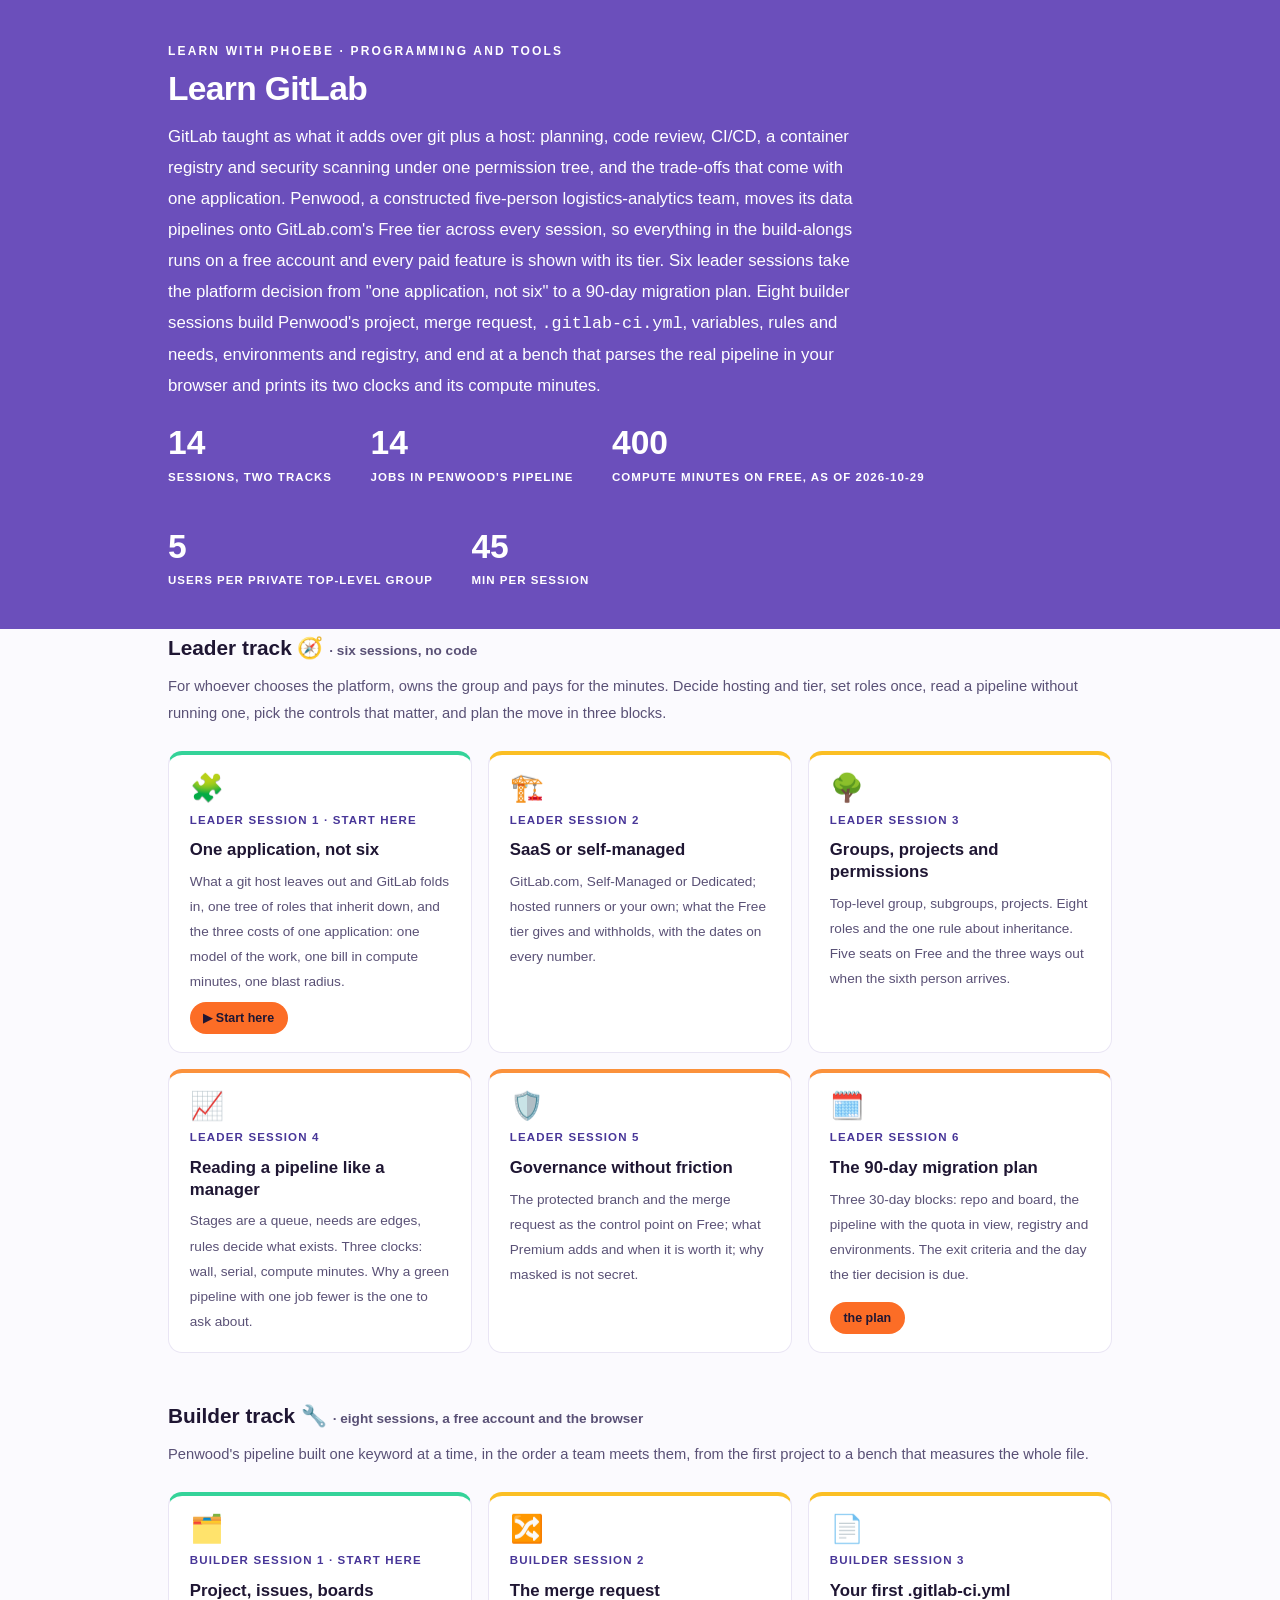
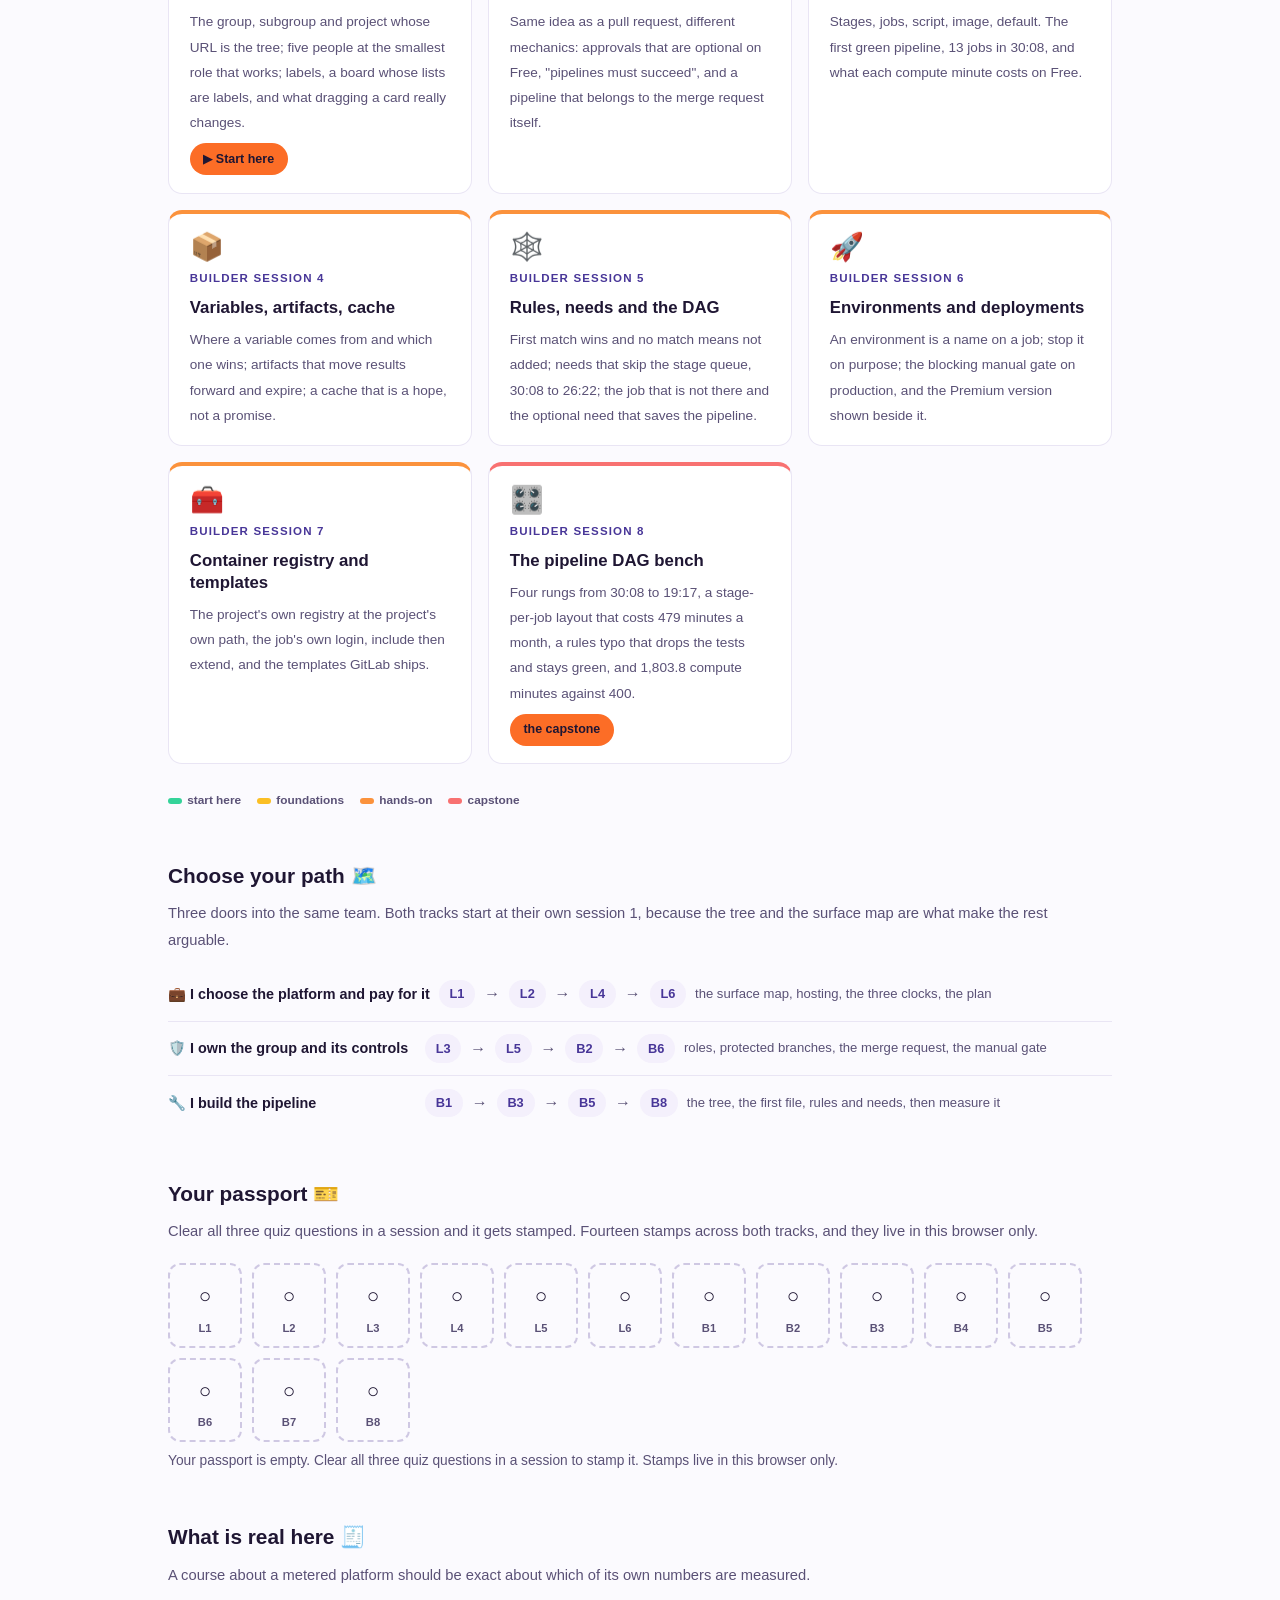
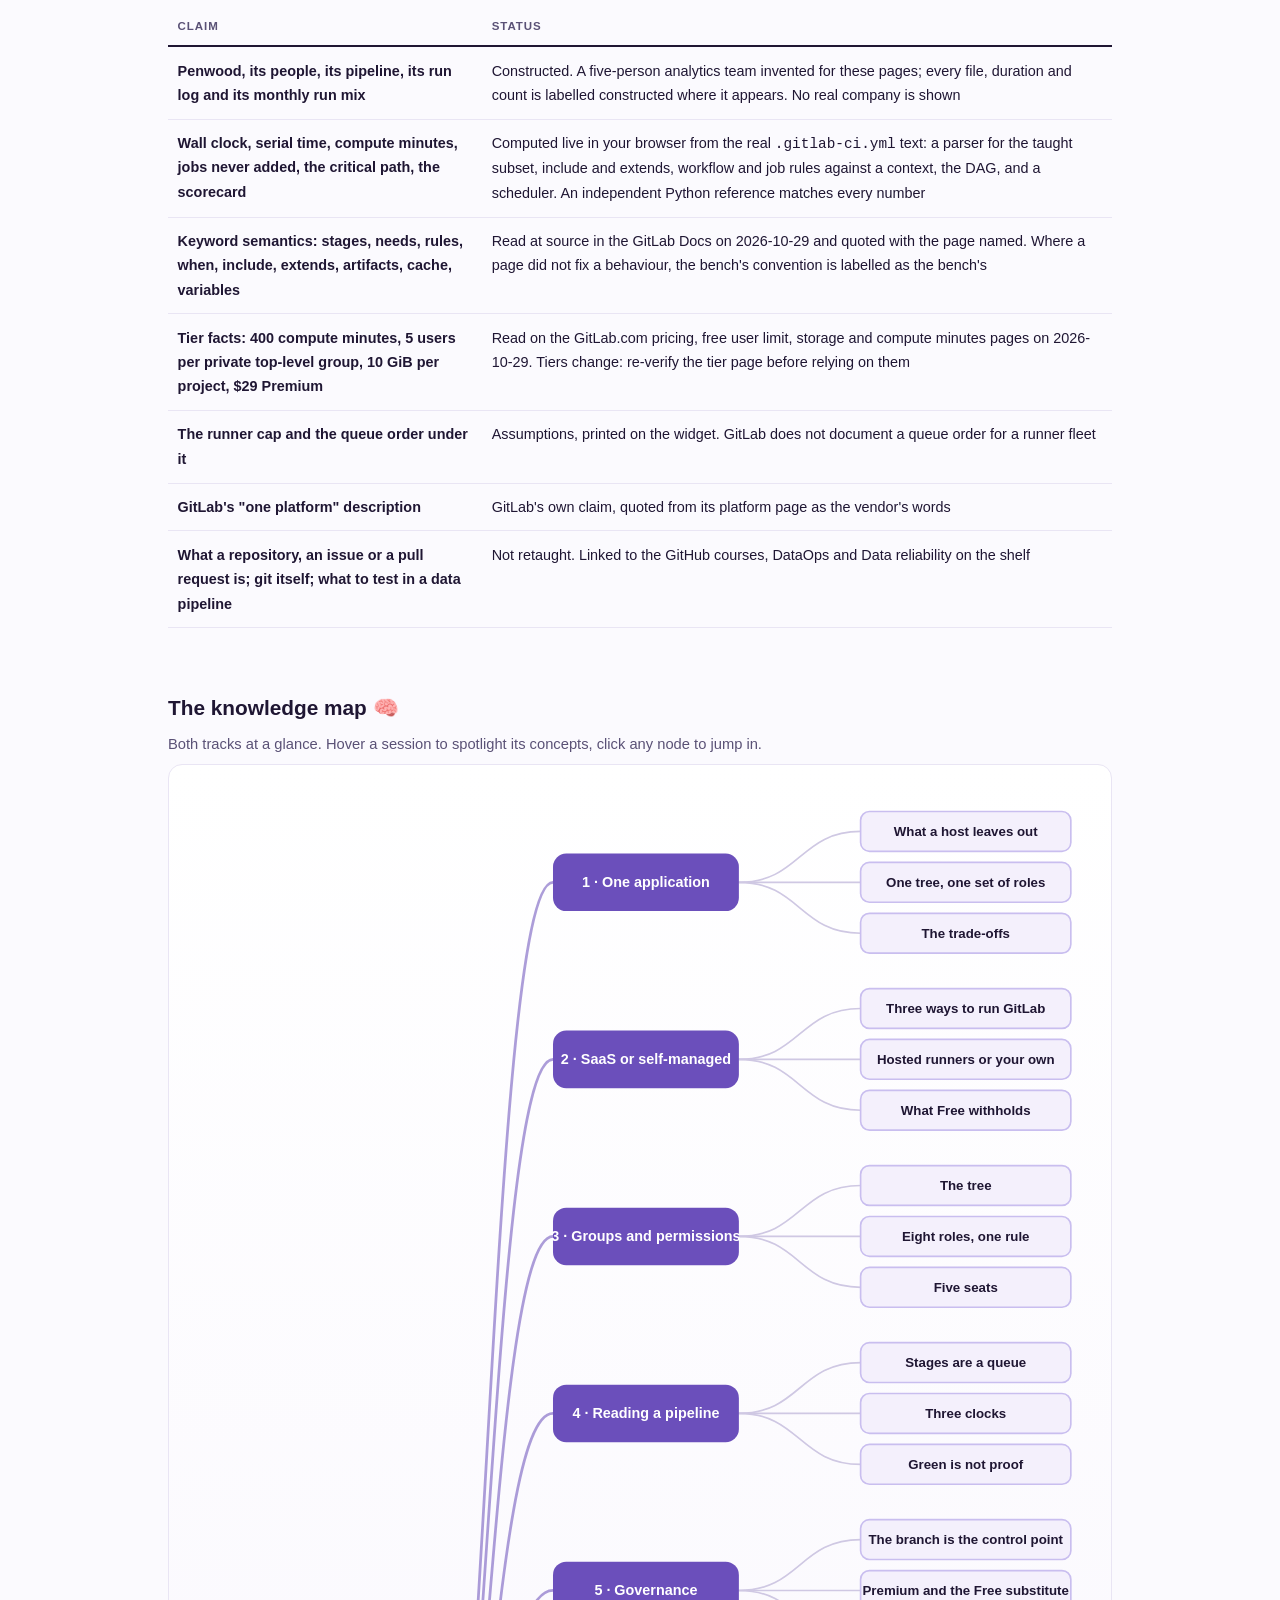
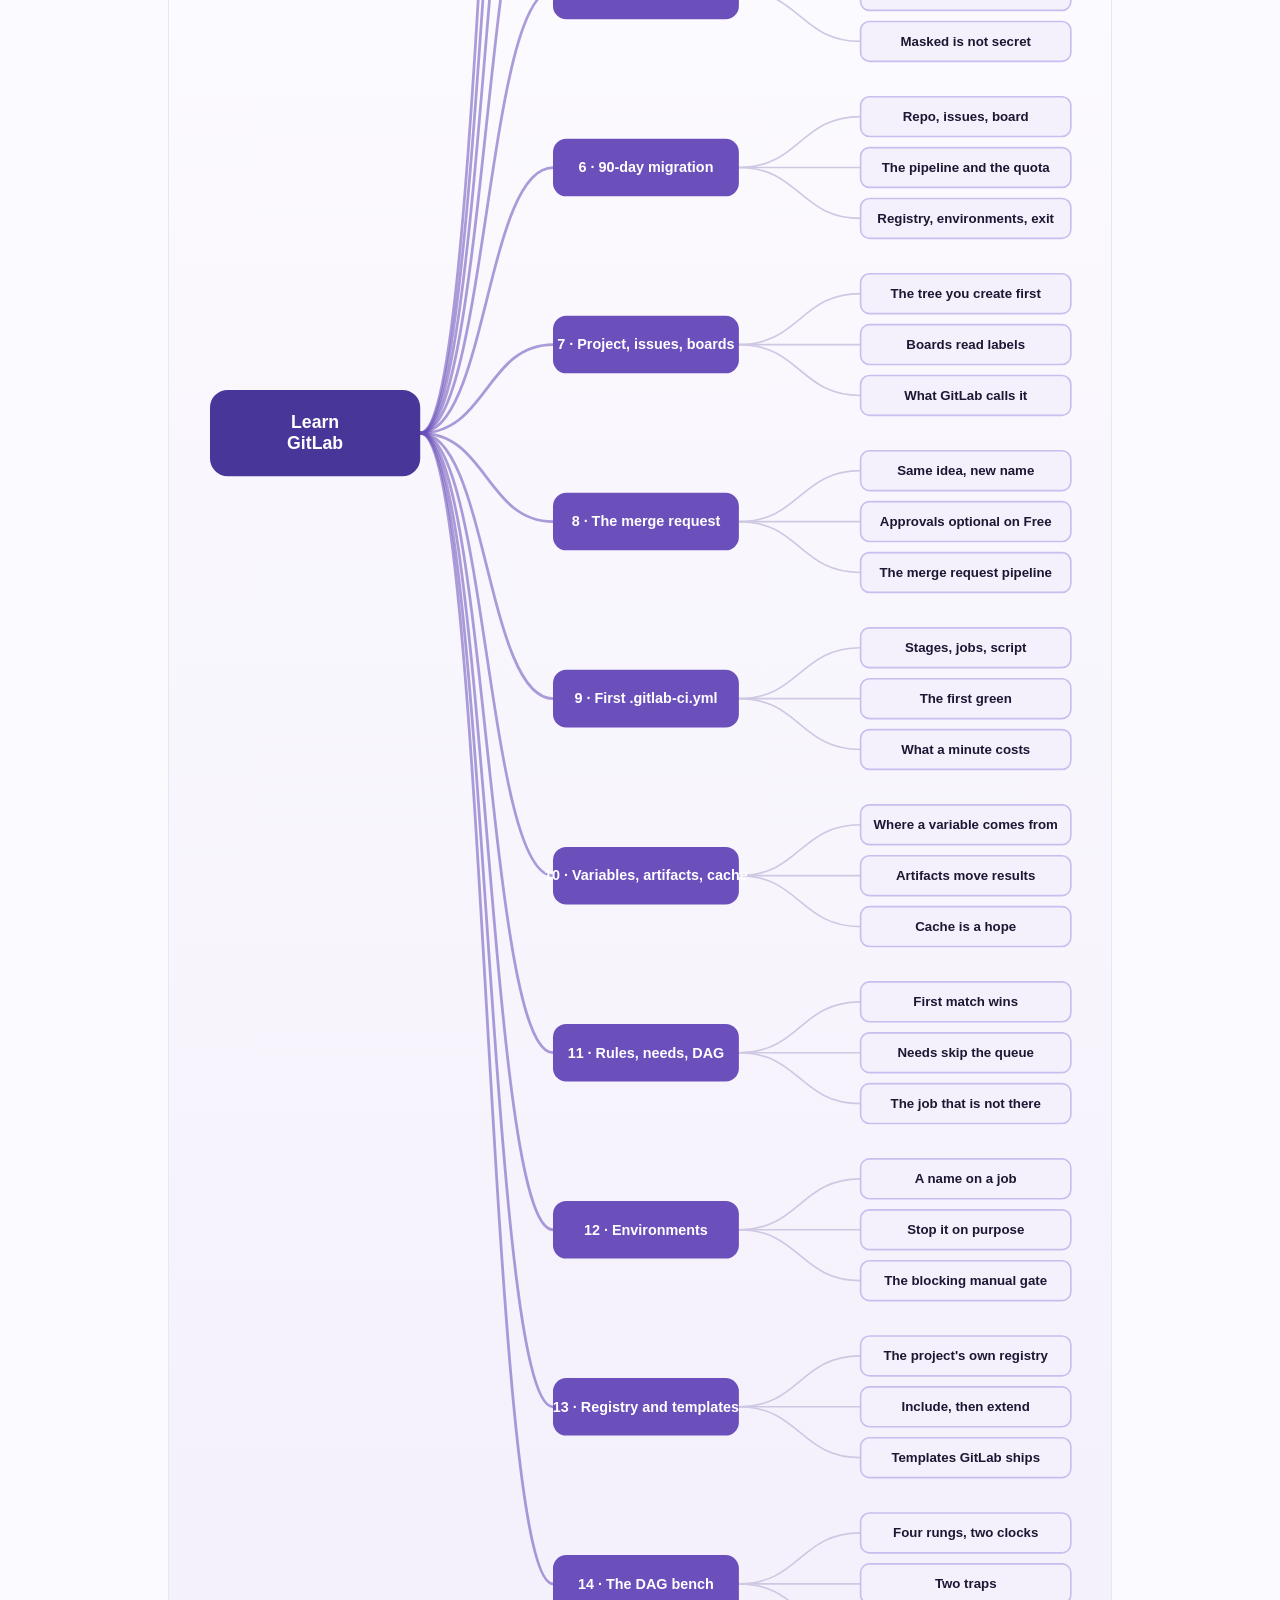
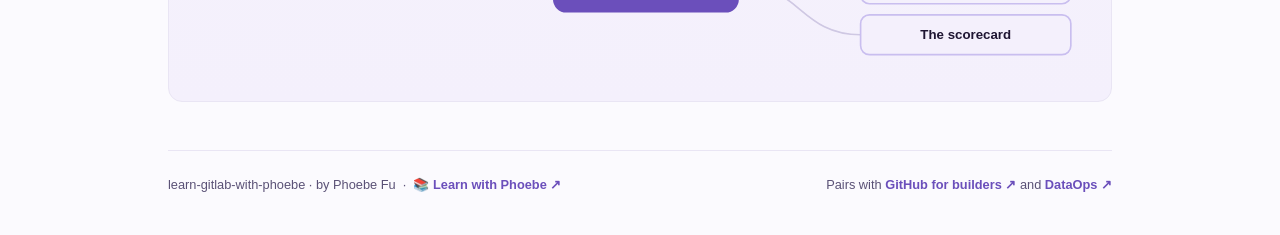
<file: index.html>
<!DOCTYPE html>
<html lang="en">
<head>
<meta charset="UTF-8">
<meta name="viewport" content="width=device-width, initial-scale=1.0">
<!-- social:start -->
<meta name="description" content="Fourteen sessions on GitLab as one application: planning, code, CI/CD, registry and security under one permission tree, taught on the GitLab.com Free tier with Penwood, a constructed analytics team. Six leader sessions from the platform decision to a 90-day plan; eight builder sessions from the first project to a pipeline DAG bench computed in your browser. Free, by Phoebe Fu.">
<meta property="og:type" content="website">
<meta property="og:site_name" content="Learn with Phoebe">
<meta property="og:title" content="Learn GitLab - Learn with Phoebe">
<meta property="og:description" content="One application, not six: groups and roles, merge requests, .gitlab-ci.yml, rules, needs and the DAG, environments, the registry, and a bench that parses the real pipeline.">
<meta property="og:url" content="https://phoebefu6.github.io/learn-gitlab-with-phoebe/">
<meta property="og:image" content="https://phoebefu6.github.io/learn-gitlab-with-phoebe/assets/og-cover.png">
<meta name="twitter:card" content="summary_large_image">
<meta name="twitter:title" content="Learn GitLab - Learn with Phoebe">
<meta name="twitter:description" content="Stages only 30:08, with needs 26:22, with rules 19:17, and 1,803.8 compute minutes against the Free tier's 400.">
<meta name="twitter:image" content="https://phoebefu6.github.io/learn-gitlab-with-phoebe/assets/og-cover.png">
<!-- social:end -->
<title>Learn GitLab - Learn with Phoebe</title>
<link rel="stylesheet" href="assets/style.css?v=1">
<style>

  .stats-row { display: flex; gap: 2.4rem; margin-top: 1.5rem; flex-wrap: wrap; }
  .stat b { display: block; font-size: 2.1rem; font-weight: 800; line-height: 1.05; font-variant-numeric: tabular-nums; }
  .stat span { font-size: .72rem; opacity: 1; text-transform: uppercase; letter-spacing: .09em; font-weight: 600; }

  .course-grid { display: grid; grid-template-columns: repeat(auto-fit, minmax(17rem, 1fr)); gap: 1rem; margin-top: 1.5rem; }
  .course-card {
    border: 1px solid var(--hairline);
    border-top: 4px solid var(--diff, var(--indigo));
    border-radius: var(--radius);
    padding: 1.2rem 1.3rem 1.1rem;
    display: flex;
    flex-direction: column;
    gap: .5rem;
    text-decoration: none;
    color: var(--ink);
    background: #fff;
    transition: box-shadow .15s ease, border-color .15s ease, transform .15s ease;
    position: relative;
  }
  .course-card:hover { border-color: var(--indigo-soft); border-top-color: var(--diff, var(--indigo)); box-shadow: 0 8px 28px rgba(var(--shadow-rgb),.16); transform: translateY(-3px); }
  .course-card .cicon { font-size: 1.7rem; line-height: 1; }
  .course-card .cnum { font-size: .72rem; font-weight: 700; color: var(--indigo-deep); text-transform: uppercase; letter-spacing: .1em; }
  .course-card h3 { font-size: 1.05rem; font-weight: 800; line-height: 1.3; }
  .course-card p { font-size: .85rem; color: var(--muted); flex: 1; }
  .course-card .meta { display: flex; gap: .4rem; flex-wrap: wrap; }

  .diff-legend { display: flex; gap: 1rem; margin-top: 1.6rem; font-size: .74rem; color: var(--muted); font-weight: 600; flex-wrap: wrap; }
  .diff-legend i { display: inline-block; width: .85rem; height: .35rem; border-radius: 999px; margin-right: .35rem; vertical-align: middle; }

  .paths { margin-top: 2.6rem; }
  .paths h2 { font-size: 1.3rem; font-weight: 800; margin-bottom: .3rem; }
  .paths .plede { color: var(--muted); font-size: .92rem; margin-bottom: .8rem; }
  .path { display: flex; gap: .55rem; align-items: center; padding: .75rem 0; border-bottom: .5px solid var(--hairline); flex-wrap: wrap; }
  .path:last-child { border-bottom: none; }
  .path b { min-width: 15.5rem; font-size: .9rem; }
  .path .pstep { background: var(--indigo-50); color: var(--indigo-deep); border-radius: 999px; padding: .16rem .68rem; font-weight: 700; font-size: .8rem; text-decoration: none; transition: all .12s ease; }
  .path .pstep:hover { background: var(--indigo-deep); color: #fff; }
  .path .parr { color: var(--muted); font-weight: 700; }

  .mm-section { margin-top: 1.6rem; }
  .mm-section h2 { font-size: 1.3rem; font-weight: 800; margin-bottom: .2rem; }
  .mm-section .mm-lede { color: var(--muted); font-size: .92rem; margin-bottom: .4rem; }
  .mm-wrap { border: 1px solid var(--hairline); border-radius: var(--radius); background: linear-gradient(180deg, #fff, var(--indigo-50)); padding: .6rem; overflow-x: auto; }
  .mm-svg { width: 100%; height: auto; display: block; max-width: 60rem; margin: 0 auto; min-width: 34rem; }
  .mm-link { cursor: pointer; text-decoration: none; }
  .mm-node rect { transition: opacity .15s ease, filter .15s ease; }
  .mm-node text { pointer-events: none; }
  .mm-link:hover .mm-node rect { filter: brightness(1.06); }
  .mm-edge { transition: opacity .15s ease; }
</style>
</head>
<body>

<header class="masthead">
  <div class="wrap">
    <div class="eyebrow">Learn with Phoebe · Programming and tools</div>
    <h1>Learn <span class="accent">GitLab</span></h1>
    <p class="sub">GitLab taught as what it adds over git plus a host: planning, code review, CI/CD, a container registry and security scanning under one permission tree, and the trade-offs that come with one application. Penwood, a constructed five-person logistics-analytics team, moves its data pipelines onto GitLab.com's Free tier across every session, so everything in the build-alongs runs on a free account and every paid feature is shown with its tier. Six leader sessions take the platform decision from "one application, not six" to a 90-day migration plan. Eight builder sessions build Penwood's project, merge request, <code>.gitlab-ci.yml</code>, variables, rules and needs, environments and registry, and end at a bench that parses the real pipeline in your browser and prints its two clocks and its compute minutes.</p>
    <div class="stats-row">
      <div class="stat"><b data-count="14">14</b><span>sessions, two tracks</span></div>
      <div class="stat"><b data-count="14">14</b><span>jobs in Penwood's pipeline</span></div>
      <div class="stat"><b data-count="400">400</b><span>compute minutes on Free, as of 2026-10-29</span></div>
      <div class="stat"><b data-count="5">5</b><span>users per private top-level group</span></div>
      <div class="stat"><b data-count="45">45</b><span>min per session</span></div>
    </div>
  </div>
</header>

<main class="wrap">

  <section class="section">
    <div class="paths" style="margin-top:0">
      <h2>Leader track 🧭 <span style="font-size:.85rem;font-weight:600;color:var(--muted)">· six sessions, no code</span></h2>
      <p class="plede">For whoever chooses the platform, owns the group and pays for the minutes. Decide hosting and tier, set roles once, read a pipeline without running one, pick the controls that matter, and plan the move in three blocks.</p>
    </div>

    <div class="course-grid">
      <a class="course-card" href="courses/a1-one-application-not-six.html" style="--diff:#34D399">
        <span class="cicon">🧩</span>
        <span class="cnum">Leader session 1 · start here</span>
        <h3>One application, not six</h3>
        <p>What a git host leaves out and GitLab folds in, one tree of roles that inherit down, and the three costs of one application: one model of the work, one bill in compute minutes, one blast radius.</p>
        <span class="meta"><span class="pill amber">▶ Start here</span></span>
      </a>
      <a class="course-card" href="courses/a2-saas-or-self-managed.html" style="--diff:#FBBF24">
        <span class="cicon">🏗️</span>
        <span class="cnum">Leader session 2</span>
        <h3>SaaS or self-managed</h3>
        <p>GitLab.com, Self-Managed or Dedicated; hosted runners or your own; what the Free tier gives and withholds, with the dates on every number.</p>
      </a>
      <a class="course-card" href="courses/a3-groups-projects-permissions.html" style="--diff:#FBBF24">
        <span class="cicon">🌳</span>
        <span class="cnum">Leader session 3</span>
        <h3>Groups, projects and permissions</h3>
        <p>Top-level group, subgroups, projects. Eight roles and the one rule about inheritance. Five seats on Free and the three ways out when the sixth person arrives.</p>
      </a>
      <a class="course-card" href="courses/a4-reading-a-pipeline.html" style="--diff:#FB923C">
        <span class="cicon">📈</span>
        <span class="cnum">Leader session 4</span>
        <h3>Reading a pipeline like a manager</h3>
        <p>Stages are a queue, needs are edges, rules decide what exists. Three clocks: wall, serial, compute minutes. Why a green pipeline with one job fewer is the one to ask about.</p>
      </a>
      <a class="course-card" href="courses/a5-governance-without-friction.html" style="--diff:#FB923C">
        <span class="cicon">🛡️</span>
        <span class="cnum">Leader session 5</span>
        <h3>Governance without friction</h3>
        <p>The protected branch and the merge request as the control point on Free; what Premium adds and when it is worth it; why masked is not secret.</p>
      </a>
      <a class="course-card" href="courses/a6-the-90-day-migration.html" style="--diff:#FB923C">
        <span class="cicon">🗓️</span>
        <span class="cnum">Leader session 6</span>
        <h3>The 90-day migration plan</h3>
        <p>Three 30-day blocks: repo and board, the pipeline with the quota in view, registry and environments. The exit criteria and the day the tier decision is due.</p>
        <span class="meta"><span class="pill amber">the plan</span></span>
      </a>
    </div>
  </section>

  <section class="section">
    <div class="paths" style="margin-top:0">
      <h2>Builder track 🔧 <span style="font-size:.85rem;font-weight:600;color:var(--muted)">· eight sessions, a free account and the browser</span></h2>
      <p class="plede">Penwood's pipeline built one keyword at a time, in the order a team meets them, from the first project to a bench that measures the whole file.</p>
    </div>

    <div class="course-grid">
      <a class="course-card" href="courses/b1-project-issues-boards.html" style="--diff:#34D399">
        <span class="cicon">🗂️</span>
        <span class="cnum">Builder session 1 · start here</span>
        <h3>Project, issues, boards</h3>
        <p>The group, subgroup and project whose URL is the tree; five people at the smallest role that works; labels, a board whose lists are labels, and what dragging a card really changes.</p>
        <span class="meta"><span class="pill amber">▶ Start here</span></span>
      </a>
      <a class="course-card" href="courses/b2-the-merge-request.html" style="--diff:#FBBF24">
        <span class="cicon">🔀</span>
        <span class="cnum">Builder session 2</span>
        <h3>The merge request</h3>
        <p>Same idea as a pull request, different mechanics: approvals that are optional on Free, "pipelines must succeed", and a pipeline that belongs to the merge request itself.</p>
      </a>
      <a class="course-card" href="courses/b3-first-gitlab-ci-yml.html" style="--diff:#FBBF24">
        <span class="cicon">📄</span>
        <span class="cnum">Builder session 3</span>
        <h3>Your first .gitlab-ci.yml</h3>
        <p>Stages, jobs, script, image, default. The first green pipeline, 13 jobs in 30:08, and what each compute minute costs on Free.</p>
      </a>
      <a class="course-card" href="courses/b4-variables-artifacts-cache.html" style="--diff:#FB923C">
        <span class="cicon">📦</span>
        <span class="cnum">Builder session 4</span>
        <h3>Variables, artifacts, cache</h3>
        <p>Where a variable comes from and which one wins; artifacts that move results forward and expire; a cache that is a hope, not a promise.</p>
      </a>
      <a class="course-card" href="courses/b5-rules-needs-dag.html" style="--diff:#FB923C">
        <span class="cicon">🕸️</span>
        <span class="cnum">Builder session 5</span>
        <h3>Rules, needs and the DAG</h3>
        <p>First match wins and no match means not added; needs that skip the stage queue, 30:08 to 26:22; the job that is not there and the optional need that saves the pipeline.</p>
      </a>
      <a class="course-card" href="courses/b6-environments-deployments.html" style="--diff:#FB923C">
        <span class="cicon">🚀</span>
        <span class="cnum">Builder session 6</span>
        <h3>Environments and deployments</h3>
        <p>An environment is a name on a job; stop it on purpose; the blocking manual gate on production, and the Premium version shown beside it.</p>
      </a>
      <a class="course-card" href="courses/b7-registry-and-templates.html" style="--diff:#FB923C">
        <span class="cicon">🧰</span>
        <span class="cnum">Builder session 7</span>
        <h3>Container registry and templates</h3>
        <p>The project's own registry at the project's own path, the job's own login, include then extend, and the templates GitLab ships.</p>
      </a>
      <a class="course-card" href="courses/b8-the-pipeline-dag-bench.html" style="--diff:#F87171">
        <span class="cicon">🎛️</span>
        <span class="cnum">Builder session 8</span>
        <h3>The pipeline DAG bench</h3>
        <p>Four rungs from 30:08 to 19:17, a stage-per-job layout that costs 479 minutes a month, a rules typo that drops the tests and stays green, and 1,803.8 compute minutes against 400.</p>
        <span class="meta"><span class="pill amber">the capstone</span></span>
      </a>
    </div>

    <div class="diff-legend">
      <span><i style="background:#34D399"></i>start here</span>
      <span><i style="background:#FBBF24"></i>foundations</span>
      <span><i style="background:#FB923C"></i>hands-on</span>
      <span><i style="background:#F87171"></i>capstone</span>
    </div>
  </section>

  <section class="section">
    <div class="paths">
      <h2>Choose your path 🗺️</h2>
      <p class="plede">Three doors into the same team. Both tracks start at their own session 1, because the tree and the surface map are what make the rest arguable.</p>
      <div class="path"><b>💼 I choose the platform and pay for it</b>
        <a class="pstep" href="courses/a1-one-application-not-six.html">L1</a>
        <span class="parr">→</span>
        <a class="pstep" href="courses/a2-saas-or-self-managed.html">L2</a>
        <span class="parr">→</span>
        <a class="pstep" href="courses/a4-reading-a-pipeline.html">L4</a>
        <span class="parr">→</span>
        <a class="pstep" href="courses/a6-the-90-day-migration.html">L6</a>
        <span style="font-size:.82rem;color:var(--muted)">the surface map, hosting, the three clocks, the plan</span>
      </div>
      <div class="path"><b>🛡️ I own the group and its controls</b>
        <a class="pstep" href="courses/a3-groups-projects-permissions.html">L3</a>
        <span class="parr">→</span>
        <a class="pstep" href="courses/a5-governance-without-friction.html">L5</a>
        <span class="parr">→</span>
        <a class="pstep" href="courses/b2-the-merge-request.html">B2</a>
        <span class="parr">→</span>
        <a class="pstep" href="courses/b6-environments-deployments.html">B6</a>
        <span style="font-size:.82rem;color:var(--muted)">roles, protected branches, the merge request, the manual gate</span>
      </div>
      <div class="path"><b>🔧 I build the pipeline</b>
        <a class="pstep" href="courses/b1-project-issues-boards.html">B1</a>
        <span class="parr">→</span>
        <a class="pstep" href="courses/b3-first-gitlab-ci-yml.html">B3</a>
        <span class="parr">→</span>
        <a class="pstep" href="courses/b5-rules-needs-dag.html">B5</a>
        <span class="parr">→</span>
        <a class="pstep" href="courses/b8-the-pipeline-dag-bench.html">B8</a>
        <span style="font-size:.82rem;color:var(--muted)">the tree, the first file, rules and needs, then measure it</span>
      </div>
    </div>
  </section>

  <section class="section">
    <div class="paths" style="margin-top:0">
      <h2>Your passport 🎫</h2>
      <p class="plede">Clear all three quiz questions in a session and it gets stamped. Fourteen stamps across both tracks, and they live in this browser only.</p>
    </div>
    <div class="pp-strip"></div>
  </section>

  <section class="section">
    <div class="paths" style="margin-top:0">
      <h2>What is real here 🧾</h2>
      <p class="plede">A course about a metered platform should be exact about which of its own numbers are measured.</p>
    </div>
    <table class="clean">
      <tr><th>Claim</th><th>Status</th></tr>
      <tr><td>Penwood, its people, its pipeline, its run log and its monthly run mix</td><td>Constructed. A five-person analytics team invented for these pages; every file, duration and count is labelled constructed where it appears. No real company is shown</td></tr>
      <tr><td>Wall clock, serial time, compute minutes, jobs never added, the critical path, the scorecard</td><td>Computed live in your browser from the real <code>.gitlab-ci.yml</code> text: a parser for the taught subset, include and extends, workflow and job rules against a context, the DAG, and a scheduler. An independent Python reference matches every number</td></tr>
      <tr><td>Keyword semantics: stages, needs, rules, when, include, extends, artifacts, cache, variables</td><td>Read at source in the GitLab Docs on 2026-10-29 and quoted with the page named. Where a page did not fix a behaviour, the bench's convention is labelled as the bench's</td></tr>
      <tr><td>Tier facts: 400 compute minutes, 5 users per private top-level group, 10 GiB per project, $29 Premium</td><td>Read on the GitLab.com pricing, free user limit, storage and compute minutes pages on 2026-10-29. Tiers change: re-verify the tier page before relying on them</td></tr>
      <tr><td>The runner cap and the queue order under it</td><td>Assumptions, printed on the widget. GitLab does not document a queue order for a runner fleet</td></tr>
      <tr><td>GitLab's "one platform" description</td><td>GitLab's own claim, quoted from its platform page as the vendor's words</td></tr>
      <tr><td>What a repository, an issue or a pull request is; git itself; what to test in a data pipeline</td><td>Not retaught. Linked to the GitHub courses, DataOps and Data reliability on the shelf</td></tr>
    </table>
  </section>

  <section class="section mm-section">
    <h2>The knowledge map 🧠</h2>
    <p class="mm-lede">Both tracks at a glance. Hover a session to spotlight its concepts, click any node to jump in.</p>
    <div class="mm-wrap"><div id="mindmap"></div></div>
  </section>

  <footer class="pagefoot">
    <span>learn-gitlab-with-phoebe · by Phoebe Fu &nbsp;·&nbsp; 📚 <a href="https://phoebefu6.github.io/learn-with-phoebe/">Learn with Phoebe ↗</a></span>
    <span>Pairs with <a href="https://phoebefu6.github.io/learn-github-for-builders-with-phoebe/">GitHub for builders ↗</a> and <a href="https://phoebefu6.github.io/learn-dataops-with-phoebe/">DataOps ↗</a></span>
  </footer>

</main>

<script>
window.MINDMAP_DATA = {
  "title": "Learn\nGitLab",
  "centerColor": "#483698",
  "sessions": [
    {
      "label": "One application",
      "href": "courses/a1-one-application-not-six.html",
      "color": "#34D399",
      "concepts": [
        {
          "label": "What a host leaves out",
          "href": "courses/a1-one-application-not-six.html"
        },
        {
          "label": "One tree, one set of roles",
          "href": "courses/a1-one-application-not-six.html"
        },
        {
          "label": "The trade-offs",
          "href": "courses/a1-one-application-not-six.html"
        }
      ]
    },
    {
      "label": "SaaS or self-managed",
      "href": "courses/a2-saas-or-self-managed.html",
      "color": "#FBBF24",
      "concepts": [
        {
          "label": "Three ways to run GitLab",
          "href": "courses/a2-saas-or-self-managed.html"
        },
        {
          "label": "Hosted runners or your own",
          "href": "courses/a2-saas-or-self-managed.html"
        },
        {
          "label": "What Free withholds",
          "href": "courses/a2-saas-or-self-managed.html"
        }
      ]
    },
    {
      "label": "Groups and permissions",
      "href": "courses/a3-groups-projects-permissions.html",
      "color": "#FBBF24",
      "concepts": [
        {
          "label": "The tree",
          "href": "courses/a3-groups-projects-permissions.html"
        },
        {
          "label": "Eight roles, one rule",
          "href": "courses/a3-groups-projects-permissions.html"
        },
        {
          "label": "Five seats",
          "href": "courses/a3-groups-projects-permissions.html"
        }
      ]
    },
    {
      "label": "Reading a pipeline",
      "href": "courses/a4-reading-a-pipeline.html",
      "color": "#FB923C",
      "concepts": [
        {
          "label": "Stages are a queue",
          "href": "courses/a4-reading-a-pipeline.html"
        },
        {
          "label": "Three clocks",
          "href": "courses/a4-reading-a-pipeline.html"
        },
        {
          "label": "Green is not proof",
          "href": "courses/a4-reading-a-pipeline.html"
        }
      ]
    },
    {
      "label": "Governance",
      "href": "courses/a5-governance-without-friction.html",
      "color": "#FB923C",
      "concepts": [
        {
          "label": "The branch is the control point",
          "href": "courses/a5-governance-without-friction.html"
        },
        {
          "label": "Premium and the Free substitute",
          "href": "courses/a5-governance-without-friction.html"
        },
        {
          "label": "Masked is not secret",
          "href": "courses/a5-governance-without-friction.html"
        }
      ]
    },
    {
      "label": "90-day migration",
      "href": "courses/a6-the-90-day-migration.html",
      "color": "#FB923C",
      "concepts": [
        {
          "label": "Repo, issues, board",
          "href": "courses/a6-the-90-day-migration.html"
        },
        {
          "label": "The pipeline and the quota",
          "href": "courses/a6-the-90-day-migration.html"
        },
        {
          "label": "Registry, environments, exit",
          "href": "courses/a6-the-90-day-migration.html"
        }
      ]
    },
    {
      "label": "Project, issues, boards",
      "href": "courses/b1-project-issues-boards.html",
      "color": "#34D399",
      "concepts": [
        {
          "label": "The tree you create first",
          "href": "courses/b1-project-issues-boards.html"
        },
        {
          "label": "Boards read labels",
          "href": "courses/b1-project-issues-boards.html"
        },
        {
          "label": "What GitLab calls it",
          "href": "courses/b1-project-issues-boards.html"
        }
      ]
    },
    {
      "label": "The merge request",
      "href": "courses/b2-the-merge-request.html",
      "color": "#FBBF24",
      "concepts": [
        {
          "label": "Same idea, new name",
          "href": "courses/b2-the-merge-request.html"
        },
        {
          "label": "Approvals optional on Free",
          "href": "courses/b2-the-merge-request.html"
        },
        {
          "label": "The merge request pipeline",
          "href": "courses/b2-the-merge-request.html"
        }
      ]
    },
    {
      "label": "First .gitlab-ci.yml",
      "href": "courses/b3-first-gitlab-ci-yml.html",
      "color": "#FBBF24",
      "concepts": [
        {
          "label": "Stages, jobs, script",
          "href": "courses/b3-first-gitlab-ci-yml.html"
        },
        {
          "label": "The first green",
          "href": "courses/b3-first-gitlab-ci-yml.html"
        },
        {
          "label": "What a minute costs",
          "href": "courses/b3-first-gitlab-ci-yml.html"
        }
      ]
    },
    {
      "label": "Variables, artifacts, cache",
      "href": "courses/b4-variables-artifacts-cache.html",
      "color": "#FB923C",
      "concepts": [
        {
          "label": "Where a variable comes from",
          "href": "courses/b4-variables-artifacts-cache.html"
        },
        {
          "label": "Artifacts move results",
          "href": "courses/b4-variables-artifacts-cache.html"
        },
        {
          "label": "Cache is a hope",
          "href": "courses/b4-variables-artifacts-cache.html"
        }
      ]
    },
    {
      "label": "Rules, needs, DAG",
      "href": "courses/b5-rules-needs-dag.html",
      "color": "#FB923C",
      "concepts": [
        {
          "label": "First match wins",
          "href": "courses/b5-rules-needs-dag.html"
        },
        {
          "label": "Needs skip the queue",
          "href": "courses/b5-rules-needs-dag.html"
        },
        {
          "label": "The job that is not there",
          "href": "courses/b5-rules-needs-dag.html"
        }
      ]
    },
    {
      "label": "Environments",
      "href": "courses/b6-environments-deployments.html",
      "color": "#FB923C",
      "concepts": [
        {
          "label": "A name on a job",
          "href": "courses/b6-environments-deployments.html"
        },
        {
          "label": "Stop it on purpose",
          "href": "courses/b6-environments-deployments.html"
        },
        {
          "label": "The blocking manual gate",
          "href": "courses/b6-environments-deployments.html"
        }
      ]
    },
    {
      "label": "Registry and templates",
      "href": "courses/b7-registry-and-templates.html",
      "color": "#FB923C",
      "concepts": [
        {
          "label": "The project's own registry",
          "href": "courses/b7-registry-and-templates.html"
        },
        {
          "label": "Include, then extend",
          "href": "courses/b7-registry-and-templates.html"
        },
        {
          "label": "Templates GitLab ships",
          "href": "courses/b7-registry-and-templates.html"
        }
      ]
    },
    {
      "label": "The DAG bench",
      "href": "courses/b8-the-pipeline-dag-bench.html",
      "color": "#F87171",
      "concepts": [
        {
          "label": "Four rungs, two clocks",
          "href": "courses/b8-the-pipeline-dag-bench.html"
        },
        {
          "label": "Two traps",
          "href": "courses/b8-the-pipeline-dag-bench.html"
        },
        {
          "label": "The scorecard",
          "href": "courses/b8-the-pipeline-dag-bench.html"
        }
      ]
    }
  ]
};
</script>
<script src="assets/mindmap.js?v=1"></script>
<script src="assets/app.js?v=1"></script>
</body>
</html>
</file>
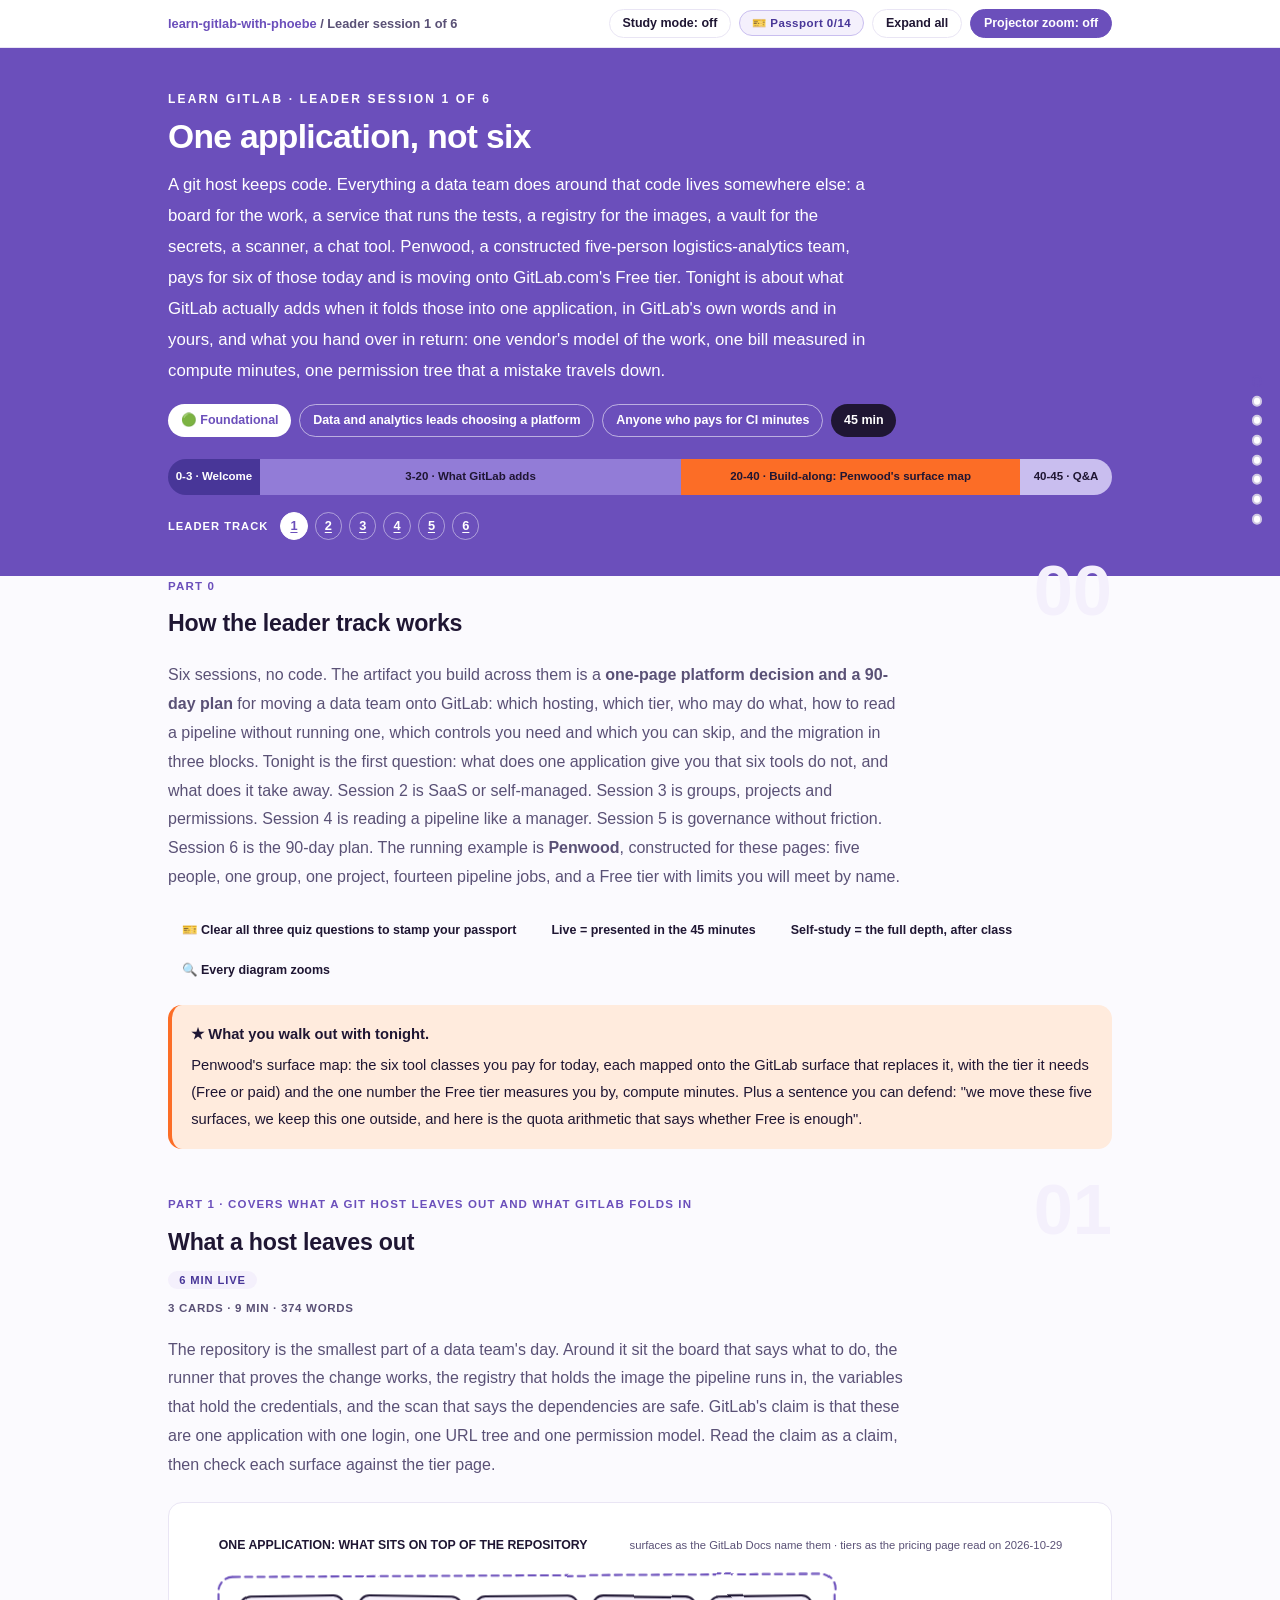
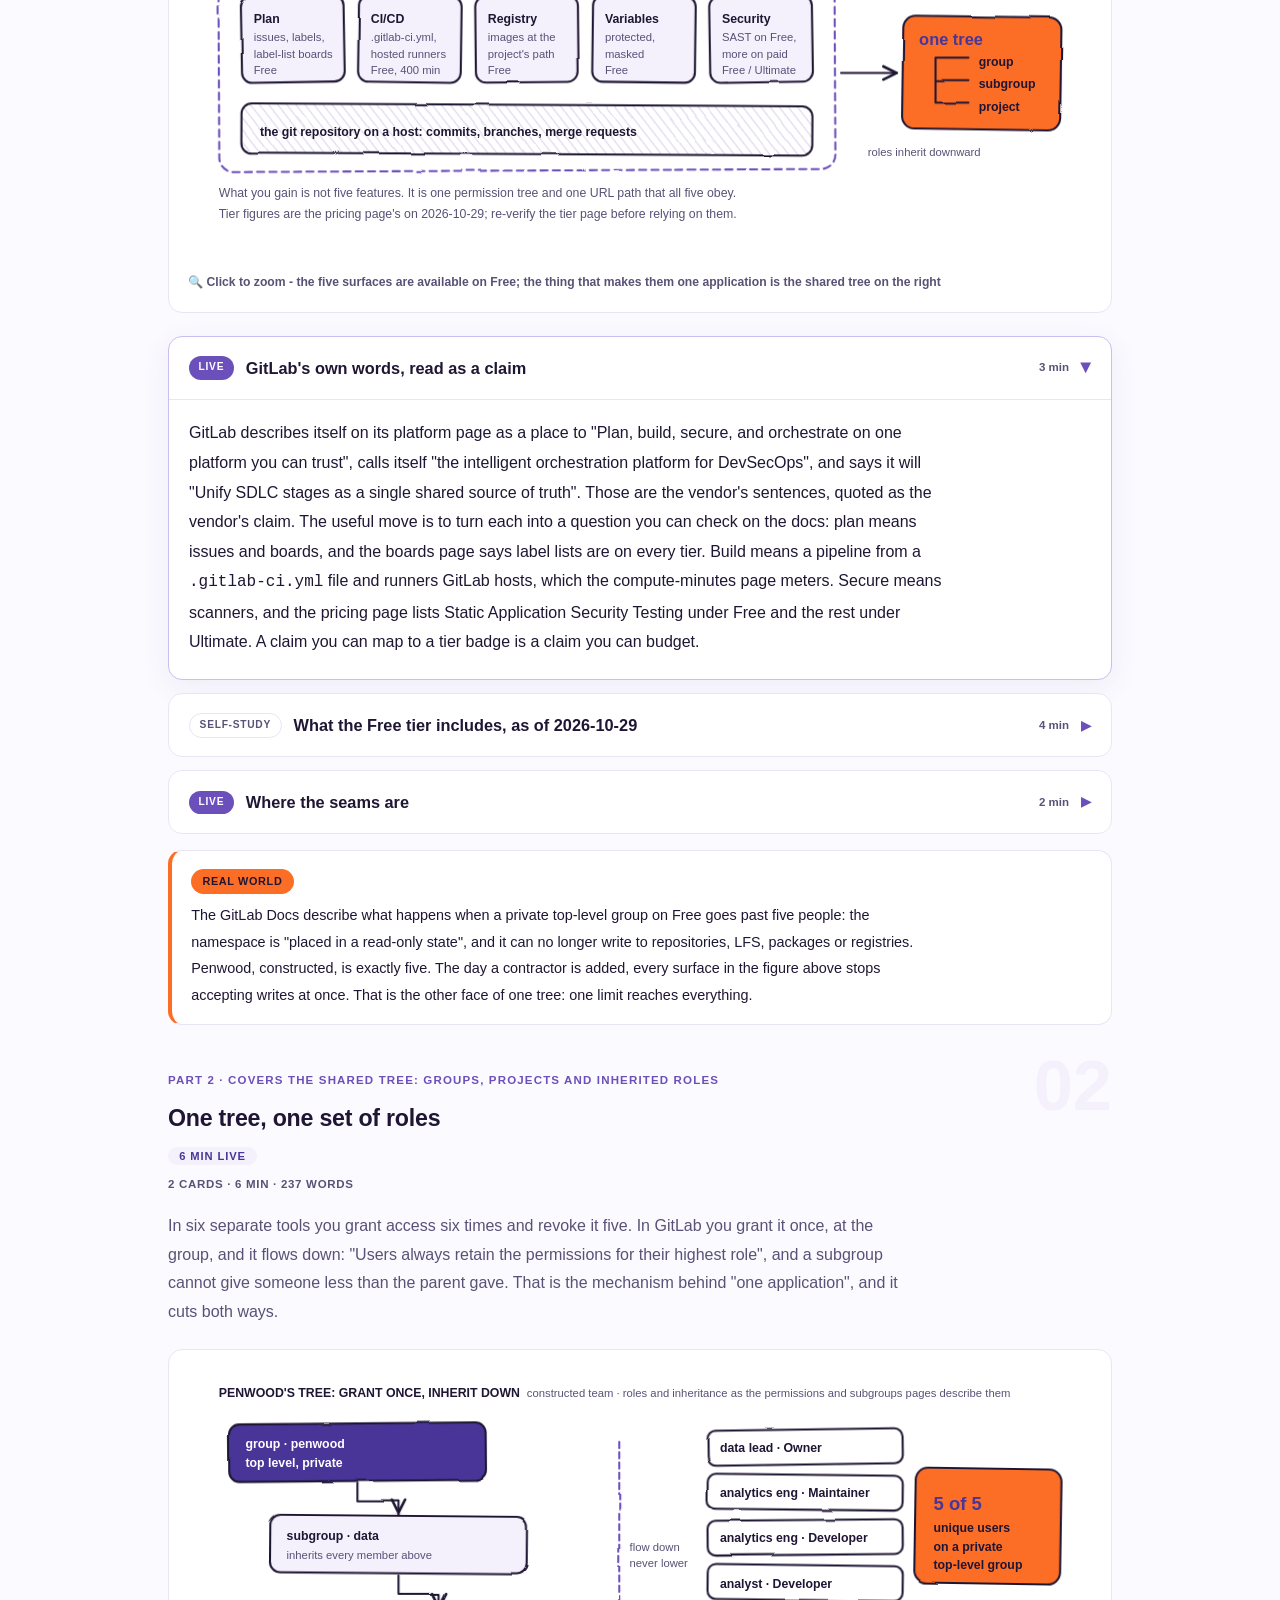
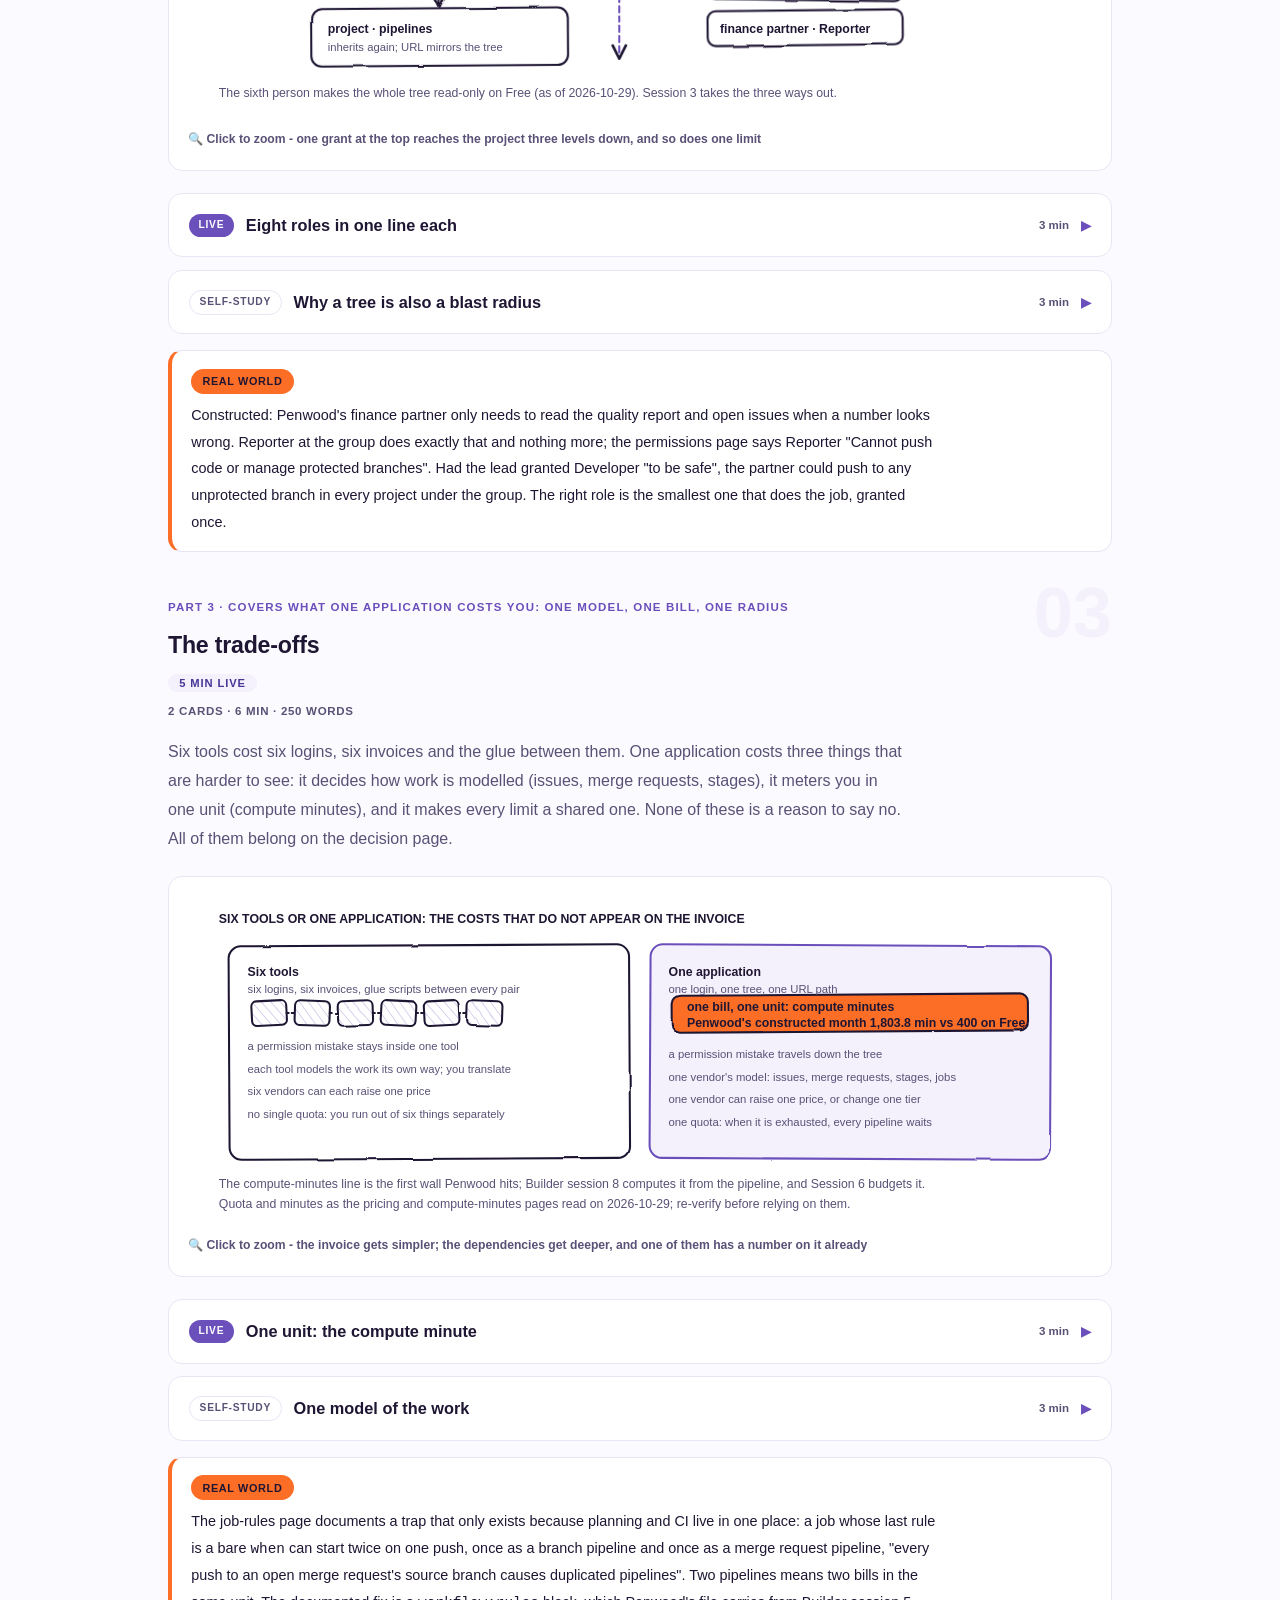
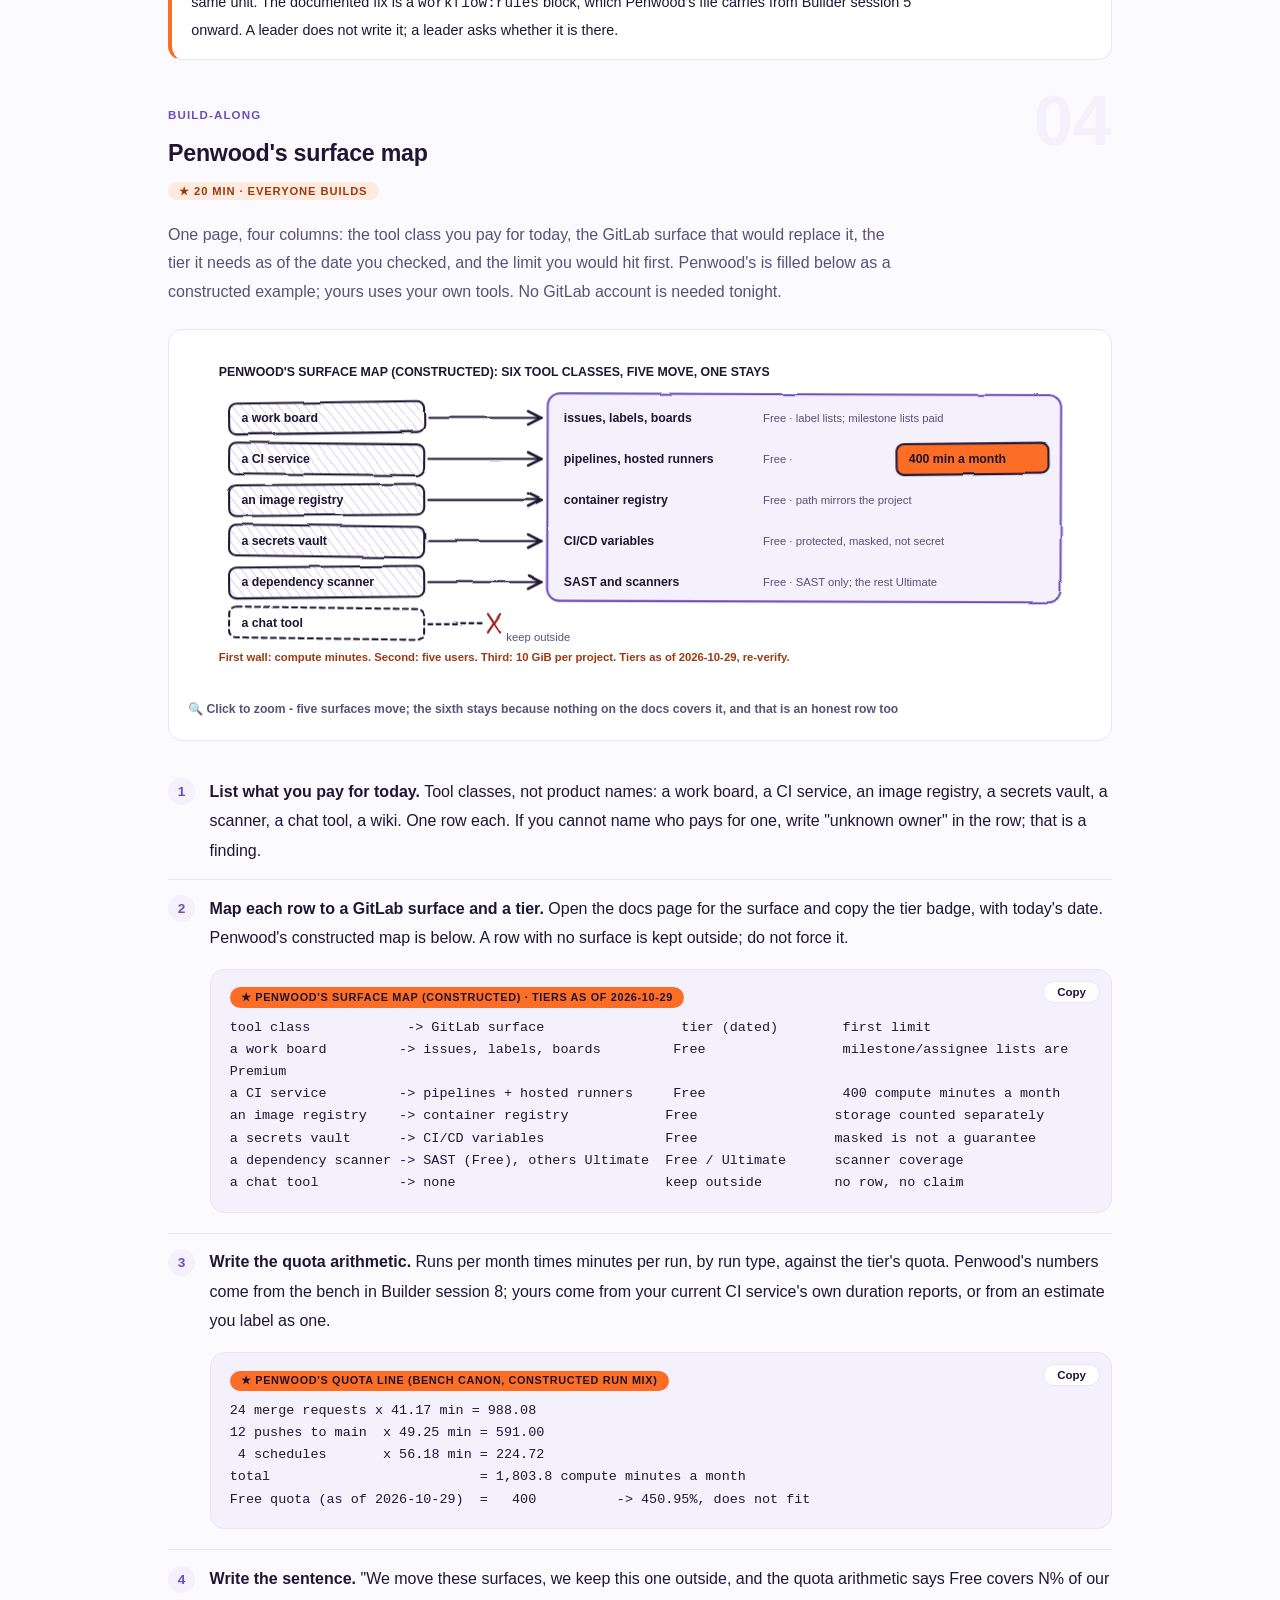
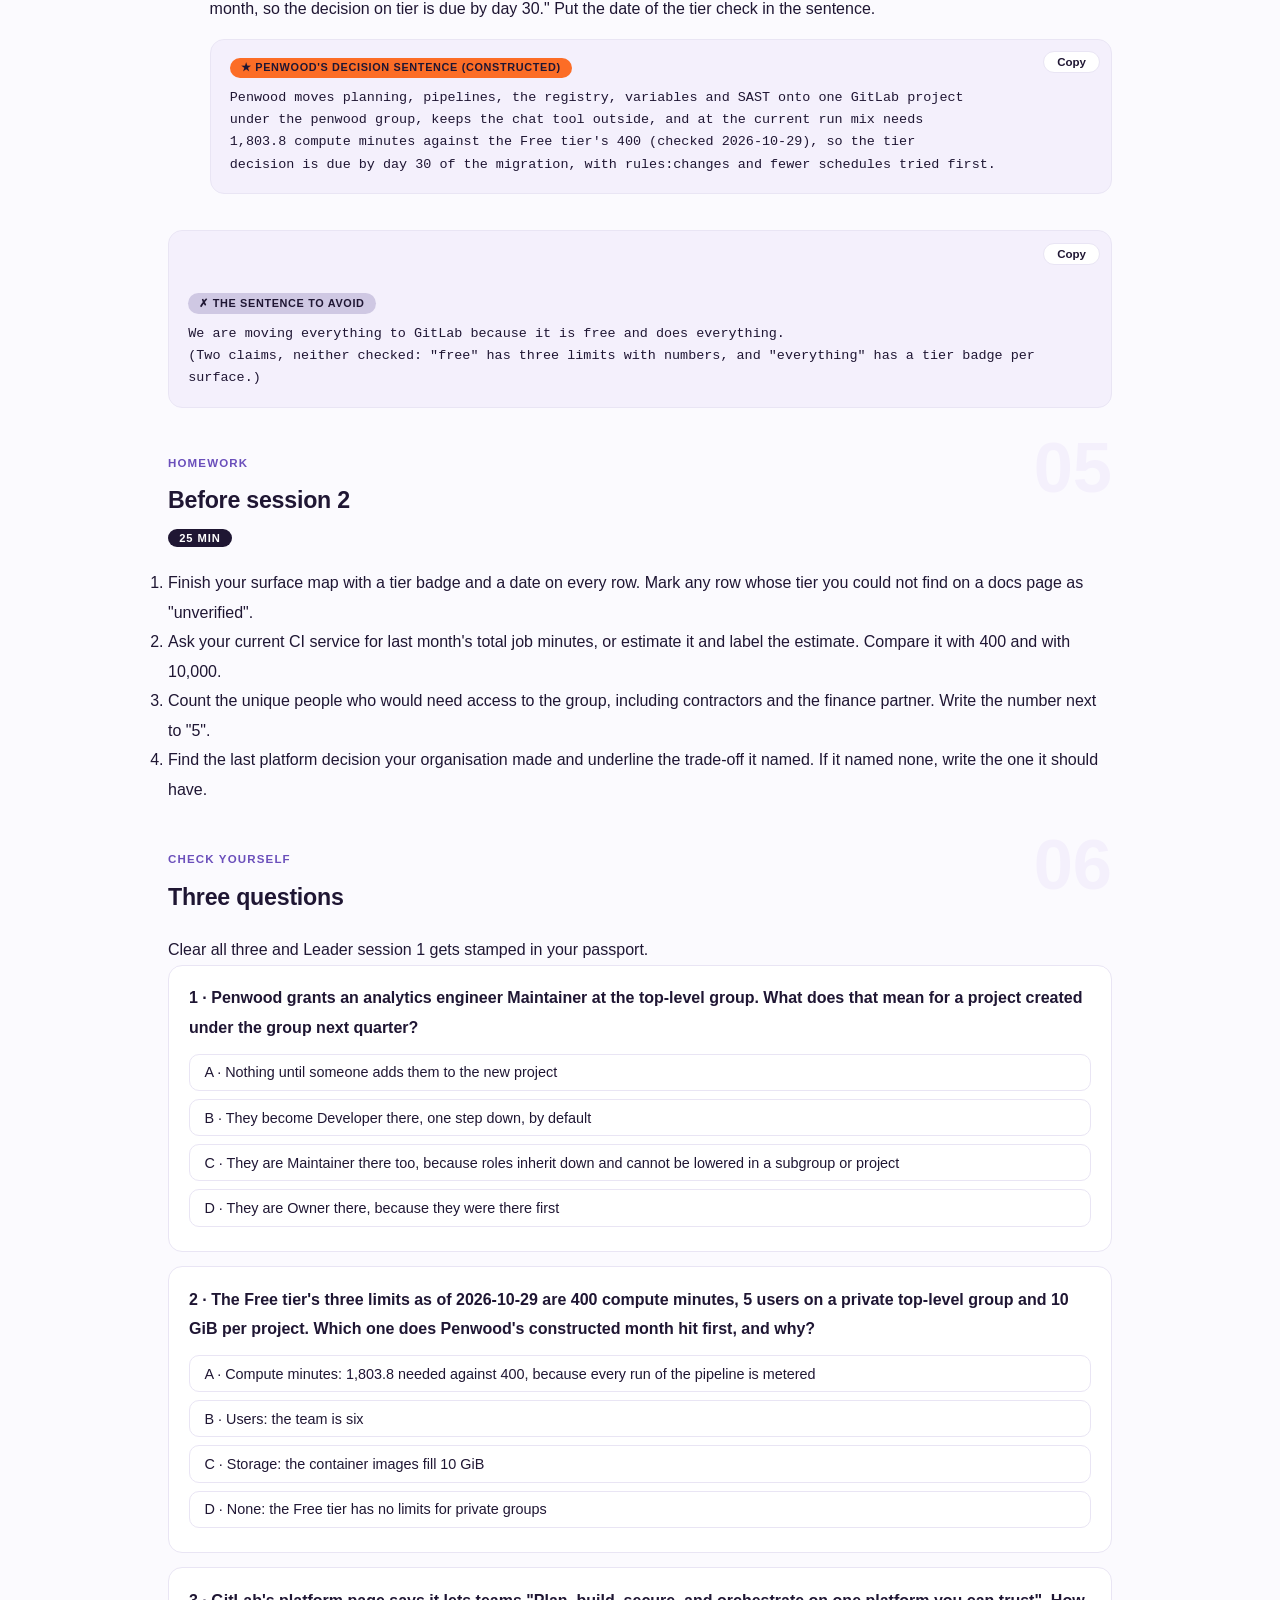
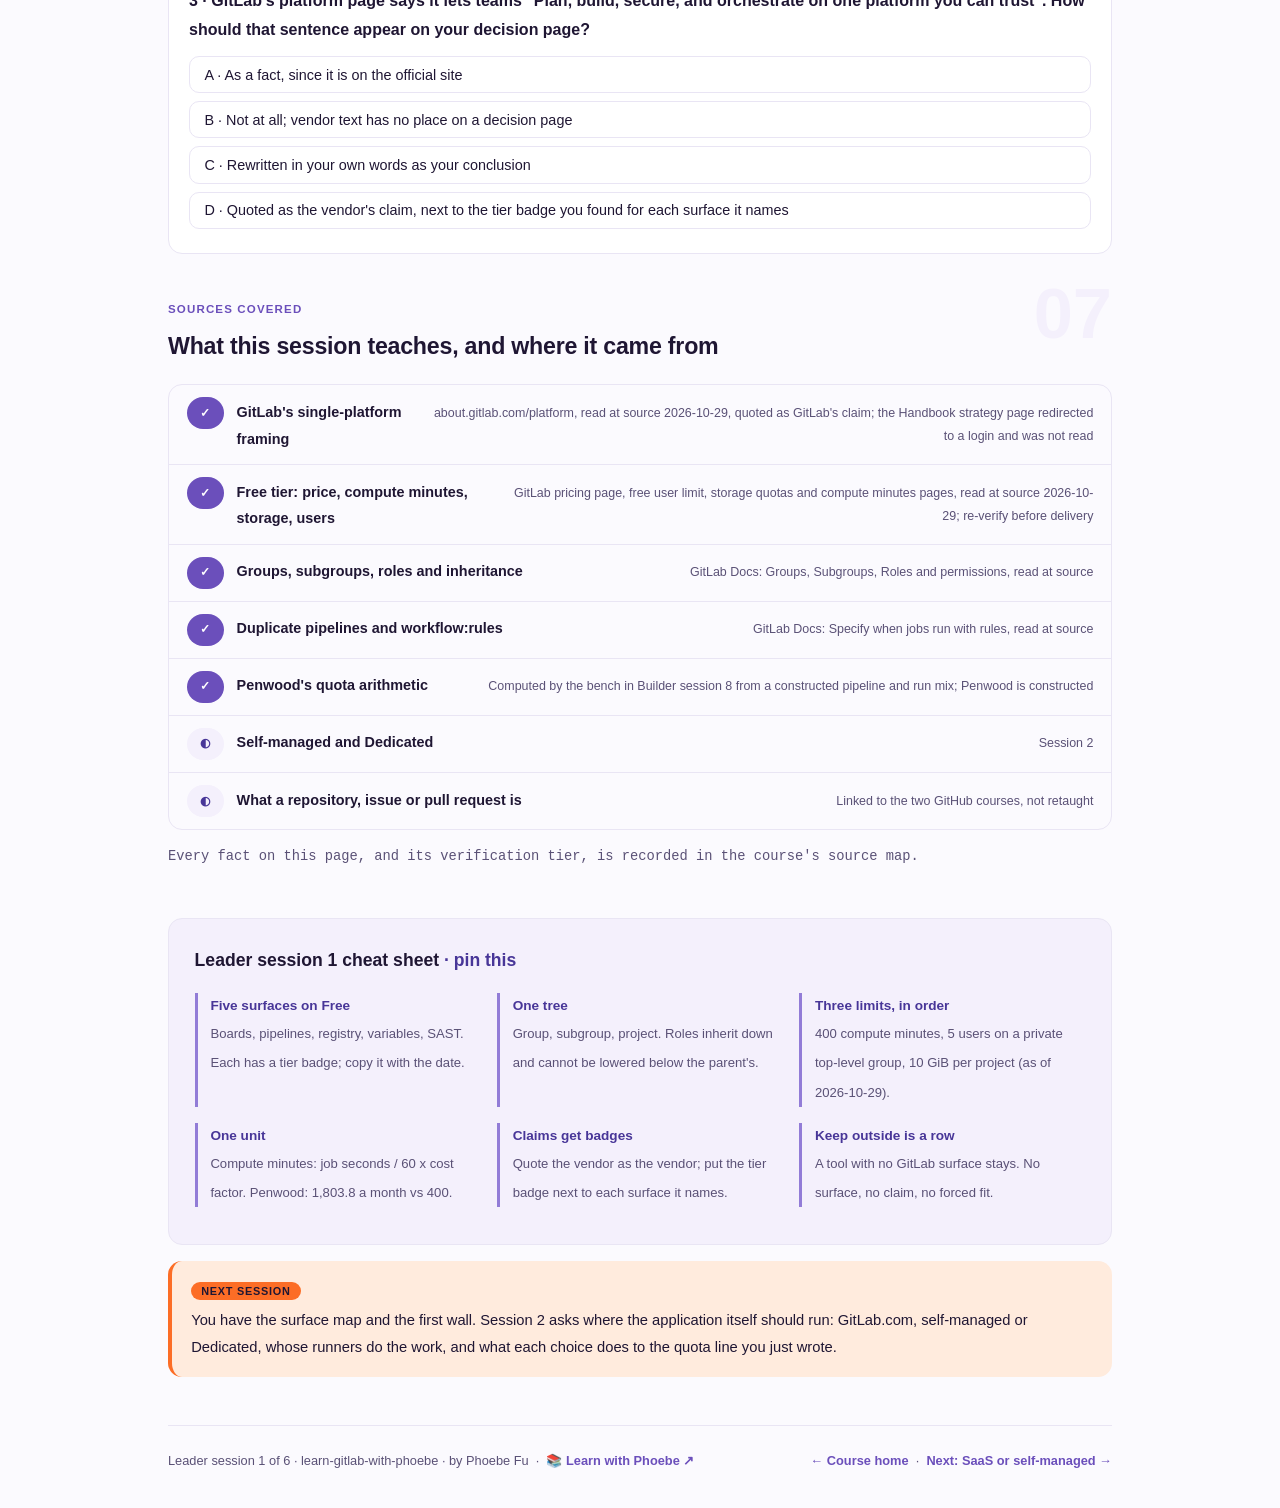
<file: courses/a1-one-application-not-six.html>
<!DOCTYPE html>
<html lang="en">
<head>
<meta charset="UTF-8">
<meta name="viewport" content="width=device-width, initial-scale=1.0">
<!-- social:start -->
<meta name="description" content="Leader session 1 of 6. What GitLab adds over git plus a host: planning, CI/CD, a registry, variables and security scanning under one permission tree, and the trade-offs that come with one application. Penwood, a constructed analytics team, maps its six tools onto GitLab.com Free.">
<meta property="og:type" content="article">
<meta property="og:site_name" content="Learn with Phoebe">
<meta property="og:title" content="One application, not six - learn gitlab with phoebe">
<meta property="og:description" content="Leader session 1 of 6. Six tools, one permission tree, one quota. What you gain and what you give up.">
<meta property="og:url" content="https://phoebefu6.github.io/learn-gitlab-with-phoebe/courses/a1-one-application-not-six.html">
<meta property="og:image" content="https://phoebefu6.github.io/learn-gitlab-with-phoebe/assets/og-cover.png">
<meta property="og:image:width" content="1200">
<meta property="og:image:height" content="630">
<meta name="twitter:card" content="summary_large_image">
<meta name="twitter:title" content="One application, not six - learn gitlab with phoebe">
<meta name="twitter:description" content="Leader session 1 of 6. What GitLab adds over git plus a host, and what it costs you in return.">
<meta name="twitter:image" content="https://phoebefu6.github.io/learn-gitlab-with-phoebe/assets/og-cover.png">
<!-- social:end -->
<title>Leader session 1 · One application, not six - learn gitlab with phoebe</title>
<link rel="stylesheet" href="../assets/style.css?v=1">
</head>
<body>

<div class="toolbar">
  <div class="wrap">
    <span class="crumb"><a href="../index.html">learn-gitlab-with-phoebe</a> / Leader session 1 of 6</span>
    <button class="btn" id="toggle-all" type="button">Expand all</button>
    <button class="btn primary" id="zoom-toggle" type="button">Projector zoom: off</button>
  </div>
</div>

<header class="masthead">
  <div class="wrap">
    <div class="eyebrow">Learn GitLab · Leader session 1 of 6</div>
    <h1>One application, <span class="accent">not six</span></h1>
    <p class="sub">A git host keeps code. Everything a data team does around that code lives somewhere else: a board for the work, a service that runs the tests, a registry for the images, a vault for the secrets, a scanner, a chat tool. Penwood, a constructed five-person logistics-analytics team, pays for six of those today and is moving onto GitLab.com's Free tier. Tonight is about what GitLab actually adds when it folds those into one application, in GitLab's own words and in yours, and what you hand over in return: one vendor's model of the work, one bill measured in compute minutes, one permission tree that a mistake travels down.</p>
    <div class="chip-row">
      <span class="chip level">🟢 Foundational</span>
      <span class="chip audience">Data and analytics leads choosing a platform</span>
      <span class="chip audience">Anyone who pays for CI minutes</span>
      <span class="chip time">45 min</span>
    </div>
    <div class="agenda">
      <span class="a1" style="flex:1">0-3 · Welcome</span>
      <span class="a2" style="flex:5">3-20 · What GitLab adds</span>
      <span class="a3" style="flex:4">20-40 · Build-along: Penwood's surface map</span>
      <span class="a4" style="flex:1">40-45 · Q&amp;A</span>
    </div>
  </div>
</header>

<main class="wrap">

  <section class="section" id="intro">
    <div class="section-kicker">
      <span class="klabel">Part 0</span>
      <h2>How the leader track works</h2>
    </div>
    <p class="lede">Six sessions, no code. The artifact you build across them is a <strong>one-page platform decision and a 90-day plan</strong> for moving a data team onto GitLab: which hosting, which tier, who may do what, how to read a pipeline without running one, which controls you need and which you can skip, and the migration in three blocks. Tonight is the first question: what does one application give you that six tools do not, and what does it take away. Session 2 is SaaS or self-managed. Session 3 is groups, projects and permissions. Session 4 is reading a pipeline like a manager. Session 5 is governance without friction. Session 6 is the 90-day plan. The running example is <strong>Penwood</strong>, constructed for these pages: five people, one group, one project, fourteen pipeline jobs, and a Free tier with limits you will meet by name.</p>

    <div class="legend">
      <span class="pill">🎫 Clear all three quiz questions to stamp your passport</span>
      <span class="pill">Live = presented in the 45 minutes</span>
      <span class="pill">Self-study = the full depth, after class</span>
      <span class="pill">🔍 Every diagram zooms</span>
    </div>

    <div class="callout win">
      <p><strong>★ What you walk out with tonight.</strong> Penwood's surface map: the six tool classes you pay for today, each mapped onto the GitLab surface that replaces it, with the tier it needs (Free or paid) and the one number the Free tier measures you by, compute minutes. Plus a sentence you can defend: "we move these five surfaces, we keep this one outside, and here is the quota arithmetic that says whether Free is enough".</p>
    </div>
  </section>

  <section class="section" id="part-1">
    <div class="section-kicker">
      <span class="klabel">Part 1 · covers what a git host leaves out and what GitLab folds in</span>
      <h2>What a host leaves out</h2>
      <span class="tag concept">6 min live</span>
    </div>
    <p class="lede">The repository is the smallest part of a data team's day. Around it sit the board that says what to do, the runner that proves the change works, the registry that holds the image the pipeline runs in, the variables that hold the credentials, and the scan that says the dependencies are safe. GitLab's claim is that these are one application with one login, one URL tree and one permission model. Read the claim as a claim, then check each surface against the tier page.</p>

    <figure class="zoomable">
      <svg viewBox="0 0 880 330" xmlns="http://www.w3.org/2000/svg" role="img" aria-label="A hand-drawn stack. The base bar is a git repository on a host. Above it, inside one application outline, five surfaces GitLab adds: plan with issues and boards, CI/CD from a .gitlab-ci.yml file, a container registry at the project's path, variables that can be protected and masked, and security scanning with SAST included on Free. One permission tree on the right, highlighted, applies to all five.">
        <defs>
          <filter id="a1aSk" x="-3%" y="-3%" width="106%" height="106%"><feTurbulence type="fractalNoise" baseFrequency="0.02" numOctaves="2" seed="7" result="n"/><feDisplacementMap in="SourceGraphic" in2="n" scale="2.4" xChannelSelector="R" yChannelSelector="G"/></filter>
          <pattern id="a1aHc" patternUnits="userSpaceOnUse" width="7" height="7" patternTransform="rotate(-38)"><line x1="0" y1="0" x2="0" y2="7" stroke="#6B4FBB" stroke-width="1" opacity=".5"/></pattern>
          <marker id="a1aAr" viewBox="0 0 10 10" refX="9" refY="5" markerWidth="8" markerHeight="8" orient="auto"><path d="M1 1 L9 5 L1 9" fill="none" stroke="#1F1633" stroke-width="1.6" stroke-linecap="round"/></marker>
        </defs>
        <style>
          .a1aH { font: 800 12px Inter, sans-serif; fill: #1F1633; }
          .a1aL { font: 600 12px Inter, sans-serif; fill: #1F1633; }
          .a1aS { font: 400 11px Inter, sans-serif; fill: #5A5176; }
          .a1aV { font: 800 16px Inter, sans-serif; fill: #483698; }
          .a1aN { font: 400 12px Inter, sans-serif; fill: #5A5176; }
        </style>

        <text class="a1aH" x="30" y="26">ONE APPLICATION: WHAT SITS ON TOP OF THE REPOSITORY</text>
        <text class="a1aS" x="430" y="26">surfaces as the GitLab Docs name them · tiers as the pricing page read on 2026-10-29</text>

        <g filter="url(#a1aSk)" fill="none" stroke="#1F1633" stroke-width="2" stroke-linecap="round" stroke-linejoin="round">
          <rect x="30" y="52" width="600" height="190" rx="14" transform="rotate(-0.3 330 147)" fill="#FFFFFF" stroke="#6B4FBB" stroke-dasharray="7 5"/>
          <rect x="52" y="178" width="556" height="48" rx="10" transform="rotate(0.3 330 202)" fill="url(#a1aHc)"/>
          <rect x="52" y="72" width="100" height="84" rx="10" transform="rotate(-1 102 114)" fill="#F4F0FC"/>
          <rect x="166" y="72" width="100" height="84" rx="10" transform="rotate(0.8 216 114)" fill="#F4F0FC"/>
          <rect x="280" y="72" width="100" height="84" rx="10" transform="rotate(-0.6 330 114)" fill="#F4F0FC"/>
          <rect x="394" y="72" width="100" height="84" rx="10" transform="rotate(0.7 444 114)" fill="#F4F0FC"/>
          <rect x="508" y="72" width="100" height="84" rx="10" transform="rotate(-0.9 558 114)" fill="#F4F0FC"/>
          <path d="M636 147 L690 147" marker-end="url(#a1aAr)"/>
          <rect x="696" y="92" width="154" height="110" rx="12" transform="rotate(0.8 773 147)" fill="#FC6D26"/>
          <path d="M728 132 L728 176 M728 132 L760 132 M728 154 L760 154 M728 176 L760 176"/>
        </g>

        <text class="a1aL" x="64" y="98">Plan</text>
        <text class="a1aS" x="64" y="116">issues, labels,</text>
        <text class="a1aS" x="64" y="132">label-list boards</text>
        <text class="a1aS" x="64" y="148">Free</text>
        <text class="a1aL" x="178" y="98">CI/CD</text>
        <text class="a1aS" x="178" y="116">.gitlab-ci.yml,</text>
        <text class="a1aS" x="178" y="132">hosted runners</text>
        <text class="a1aS" x="178" y="148">Free, 400 min</text>
        <text class="a1aL" x="292" y="98">Registry</text>
        <text class="a1aS" x="292" y="116">images at the</text>
        <text class="a1aS" x="292" y="132">project's path</text>
        <text class="a1aS" x="292" y="148">Free</text>
        <text class="a1aL" x="406" y="98">Variables</text>
        <text class="a1aS" x="406" y="116">protected,</text>
        <text class="a1aS" x="406" y="132">masked</text>
        <text class="a1aS" x="406" y="148">Free</text>
        <text class="a1aL" x="520" y="98">Security</text>
        <text class="a1aS" x="520" y="116">SAST on Free,</text>
        <text class="a1aS" x="520" y="132">more on paid</text>
        <text class="a1aS" x="520" y="148">Free / Ultimate</text>

        <text class="a1aL" x="70" y="208">the git repository on a host: commits, branches, merge requests</text>
        <text class="a1aV" x="712" y="120">one tree</text>
        <text class="a1aL" x="770" y="140">group</text>
        <text class="a1aL" x="770" y="162">subgroup</text>
        <text class="a1aL" x="770" y="184">project</text>
        <text class="a1aS" x="662" y="228">roles inherit downward</text>

        <text class="a1aN" x="30" y="268">What you gain is not five features. It is one permission tree and one URL path that all five obey.</text>
        <text class="a1aN" x="30" y="288">Tier figures are the pricing page's on 2026-10-29; re-verify the tier page before relying on them.</text>
      </svg>
      <figcaption>🔍 Click to zoom - the five surfaces are available on Free; the thing that makes them one application is the shared tree on the right</figcaption>
    </figure>

    <details class="card" open>
      <summary><span class="mode live">Live</span> GitLab's own words, read as a claim <span class="mini">3 min</span><span class="caret">▶</span></summary>
      <div class="body">
        <p>GitLab describes itself on its platform page as a place to "Plan, build, secure, and orchestrate on one platform you can trust", calls itself "the intelligent orchestration platform for DevSecOps", and says it will "Unify SDLC stages as a single shared source of truth". Those are the vendor's sentences, quoted as the vendor's claim. The useful move is to turn each into a question you can check on the docs: plan means issues and boards, and the boards page says label lists are on every tier. Build means a pipeline from a <code>.gitlab-ci.yml</code> file and runners GitLab hosts, which the compute-minutes page meters. Secure means scanners, and the pricing page lists Static Application Security Testing under Free and the rest under Ultimate. A claim you can map to a tier badge is a claim you can budget.</p>
      </div>
    </details>

    <details class="card">
      <summary><span class="mode self">Self-study</span> What the Free tier includes, as of 2026-10-29 <span class="mini">4 min</span><span class="caret">▶</span></summary>
      <div class="body">
        <p>The pricing page on 2026-10-29: Free is "$0 per user/month, No credit card required" (the FAQ adds that a card is required to use GitLab.com's shared runners), with 400 compute minutes a month, "10 GiB adjustable storage" and "5 users per top-level group", which the FAQ limits to private top-level groups. Free includes "Source Code Management &amp; CI/CD" and "Static Application Security Testing". Premium is $29 per user a month billed annually with 10,000 compute minutes and 500 GiB; Ultimate is custom pricing with 50,000 compute minutes. Tiers change: re-verify the tier page before relying on any of these.</p>
        <p>Three of those numbers bite a data team in a specific order. Five users is the first wall if the team grows. Ten GiB per project counts only the repository and LFS, so images and artifacts do not eat it. Four hundred compute minutes is the one Penwood hits first, and Builder session 8 computes exactly how hard.</p>
      </div>
    </details>

    <details class="card">
      <summary><span class="mode live">Live</span> Where the seams are <span class="mini">2 min</span><span class="caret">▶</span></summary>
      <div class="body">
        <p>What a repository, an issue and a pull request are, for people who do not code, lives in <a href="https://phoebefu6.github.io/learn-github-with-phoebe/">the GitHub course</a>; git itself, branching, conflicts and workflow files live in <a href="https://phoebefu6.github.io/learn-github-for-builders-with-phoebe/">GitHub for builders</a>. These sessions take the other side of that seam: only what GitLab does differently, starting with the merge request in Builder session 2 and <code>.gitlab-ci.yml</code> in Builder session 3. What to test in a data pipeline belongs to <a href="https://phoebefu6.github.io/learn-dataops-with-phoebe/courses/b3-data-testing-contracts.html">DataOps</a>; where the pipeline runs those tests is ours.</p>
      </div>
    </details>

    <div class="callout example">
      <span class="ex-pill">Real world</span>
      <p>The GitLab Docs describe what happens when a private top-level group on Free goes past five people: the namespace is "placed in a read-only state", and it can no longer write to repositories, LFS, packages or registries. Penwood, constructed, is exactly five. The day a contractor is added, every surface in the figure above stops accepting writes at once. That is the other face of one tree: one limit reaches everything.</p>
    </div>
  </section>

  <section class="section" id="part-2">
    <div class="section-kicker">
      <span class="klabel">Part 2 · covers the shared tree: groups, projects and inherited roles</span>
      <h2>One tree, one set of roles</h2>
      <span class="tag concept">6 min live</span>
    </div>
    <p class="lede">In six separate tools you grant access six times and revoke it five. In GitLab you grant it once, at the group, and it flows down: "Users always retain the permissions for their highest role", and a subgroup cannot give someone less than the parent gave. That is the mechanism behind "one application", and it cuts both ways.</p>

    <figure class="zoomable">
      <svg viewBox="0 0 880 340" xmlns="http://www.w3.org/2000/svg" role="img" aria-label="A hand-drawn tree for the constructed Penwood team. The top-level group penwood holds the data lead as Owner. A subgroup data inherits that membership. The project pipelines inside it inherits again. Two analytics engineers are added at the group as Maintainer and Developer, an analyst as Developer, a finance partner as Reporter. An arrow down the tree says roles flow down and cannot be lowered. A counter at the right shows five unique users of five allowed on a private top-level group on Free.">
        <defs>
          <filter id="a1bSk" x="-3%" y="-3%" width="106%" height="106%"><feTurbulence type="fractalNoise" baseFrequency="0.02" numOctaves="2" seed="11" result="n"/><feDisplacementMap in="SourceGraphic" in2="n" scale="2.4" xChannelSelector="R" yChannelSelector="G"/></filter>
          <pattern id="a1bHc" patternUnits="userSpaceOnUse" width="7" height="7" patternTransform="rotate(-38)"><line x1="0" y1="0" x2="0" y2="7" stroke="#6B4FBB" stroke-width="1" opacity=".5"/></pattern>
          <marker id="a1bAr" viewBox="0 0 10 10" refX="9" refY="5" markerWidth="8" markerHeight="8" orient="auto"><path d="M1 1 L9 5 L1 9" fill="none" stroke="#1F1633" stroke-width="1.6" stroke-linecap="round"/></marker>
        </defs>
        <style>
          .a1bH { font: 800 12px Inter, sans-serif; fill: #1F1633; }
          .a1bL { font: 600 12px Inter, sans-serif; fill: #1F1633; }
          .a1bS { font: 400 11px Inter, sans-serif; fill: #5A5176; }
          .a1bV { font: 800 18px Inter, sans-serif; fill: #483698; }
          .a1bW { font: 800 12px Inter, sans-serif; fill: #FFFFFF; }
          .a1bN { font: 400 12px Inter, sans-serif; fill: #5A5176; }
        </style>

        <text class="a1bH" x="30" y="26">PENWOOD'S TREE: GRANT ONCE, INHERIT DOWN</text>
        <text class="a1bS" x="330" y="26">constructed team · roles and inheritance as the permissions and subgroups pages describe them</text>

        <g filter="url(#a1bSk)" fill="none" stroke="#1F1633" stroke-width="2" stroke-linecap="round" stroke-linejoin="round">
          <rect x="40" y="52" width="250" height="56" rx="10" transform="rotate(-0.5 165 80)" fill="#483698"/>
          <rect x="80" y="142" width="250" height="56" rx="10" transform="rotate(0.5 205 170)" fill="#F4F0FC"/>
          <rect x="120" y="232" width="250" height="56" rx="10" transform="rotate(-0.4 245 260)" fill="#FFFFFF"/>
          <path d="M165 110 L165 128 L205 128 L205 140" marker-end="url(#a1bAr)"/>
          <path d="M205 200 L205 218 L245 218 L245 230" marker-end="url(#a1bAr)"/>
          <path d="M420 70 L420 282" stroke="#6B4FBB" stroke-dasharray="6 4" marker-end="url(#a1bAr)"/>
          <rect x="506" y="58" width="190" height="34" rx="8" transform="rotate(-0.8 601 75)" fill="#FFFFFF"/>
          <rect x="506" y="102" width="190" height="34" rx="8" transform="rotate(0.6 601 119)" fill="#FFFFFF"/>
          <rect x="506" y="146" width="190" height="34" rx="8" transform="rotate(-0.5 601 163)" fill="#FFFFFF"/>
          <rect x="506" y="190" width="190" height="34" rx="8" transform="rotate(0.7 601 207)" fill="#FFFFFF"/>
          <rect x="506" y="234" width="190" height="34" rx="8" transform="rotate(-0.6 601 251)" fill="#FFFFFF"/>
          <rect x="708" y="96" width="142" height="112" rx="12" transform="rotate(0.9 779 152)" fill="#FC6D26"/>
        </g>

        <text class="a1bW" x="56" y="76">group · penwood</text>
        <text class="a1bW" x="56" y="94">top level, private</text>
        <text class="a1bL" x="96" y="166">subgroup · data</text>
        <text class="a1bS" x="96" y="184">inherits every member above</text>
        <text class="a1bL" x="136" y="256">project · pipelines</text>
        <text class="a1bS" x="136" y="274">inherits again; URL mirrors the tree</text>

        <text class="a1bS" x="430" y="176">flow down</text>
        <text class="a1bS" x="430" y="192">never lower</text>

        <text class="a1bL" x="518" y="80">data lead · Owner</text>
        <text class="a1bL" x="518" y="124">analytics eng · Maintainer</text>
        <text class="a1bL" x="518" y="168">analytics eng · Developer</text>
        <text class="a1bL" x="518" y="212">analyst · Developer</text>
        <text class="a1bL" x="518" y="256">finance partner · Reporter</text>

        <text class="a1bV" x="726" y="136">5 of 5</text>
        <text class="a1bL" x="726" y="158">unique users</text>
        <text class="a1bL" x="726" y="176">on a private</text>
        <text class="a1bL" x="726" y="194">top-level group</text>

        <text class="a1bN" x="30" y="318">The sixth person makes the whole tree read-only on Free (as of 2026-10-29). Session 3 takes the three ways out.</text>
      </svg>
      <figcaption>🔍 Click to zoom - one grant at the top reaches the project three levels down, and so does one limit</figcaption>
    </figure>

    <details class="card">
      <summary><span class="mode live">Live</span> Eight roles in one line each <span class="mini">3 min</span><span class="caret">▶</span></summary>
      <div class="body">
        <p>The permissions page lists them from fewest to most. Minimal Access grants none of the table's permissions. Guest can "View and comment on issues and epics. Cannot push code". Planner creates and manages issues, epics, milestones and iterations. Reporter can "View code, create issues, and generate reports". Security Manager manages vulnerabilities and compliance settings. Developer can "Push code to non-protected branches, create merge requests, and run CI/CD pipelines". Maintainer can "Manage branches, merge requests, CI/CD settings, and project members. Cannot delete the project". Owner has "Full control over the project or group, including deletion". For a data team the three that matter daily are Reporter for people who read dashboards and file issues, Developer for people who change pipelines through merge requests, and Maintainer for the one or two who settle what is protected.</p>
      </div>
    </details>

    <details class="card">
      <summary><span class="mode self">Self-study</span> Why a tree is also a blast radius <span class="mini">3 min</span><span class="caret">▶</span></summary>
      <div class="body">
        <p>Inheritance is the feature. The subgroups page says you "can't give a user a role in a subgroup that is lower than the roles the user has in parent groups". So a Maintainer granted at <code>penwood</code> is a Maintainer in every project under it, present and future, including the one someone creates next quarter for salary data. In six tools that mistake stays in one tool. In one application it travels. The leader's answer is not to avoid groups; it is to grant the high roles low in the tree and the low roles high, which Session 3 turns into Penwood's access matrix.</p>
      </div>
    </details>

    <div class="callout example">
      <span class="ex-pill">Real world</span>
      <p>Constructed: Penwood's finance partner only needs to read the quality report and open issues when a number looks wrong. Reporter at the group does exactly that and nothing more; the permissions page says Reporter "Cannot push code or manage protected branches". Had the lead granted Developer "to be safe", the partner could push to any unprotected branch in every project under the group. The right role is the smallest one that does the job, granted once.</p>
    </div>
  </section>

  <section class="section" id="part-3">
    <div class="section-kicker">
      <span class="klabel">Part 3 · covers what one application costs you: one model, one bill, one radius</span>
      <h2>The trade-offs</h2>
      <span class="tag concept">5 min live</span>
    </div>
    <p class="lede">Six tools cost six logins, six invoices and the glue between them. One application costs three things that are harder to see: it decides how work is modelled (issues, merge requests, stages), it meters you in one unit (compute minutes), and it makes every limit a shared one. None of these is a reason to say no. All of them belong on the decision page.</p>

    <figure class="zoomable">
      <svg viewBox="0 0 880 320" xmlns="http://www.w3.org/2000/svg" role="img" aria-label="Two hand-drawn panels. Left, six tools: six logins, six invoices, glue scripts between them, and a permission mistake stays inside one tool. Right, one application: one login and one tree, one bill measured in compute minutes where the constructed Penwood month needs 1,803.8 minutes against a Free quota of 400, a vendor's model of the work with stages and merge requests, and a permission mistake that travels down the tree. The compute minutes line is highlighted as the first wall Penwood hits.">
        <defs>
          <filter id="a1cSk" x="-3%" y="-3%" width="106%" height="106%"><feTurbulence type="fractalNoise" baseFrequency="0.02" numOctaves="2" seed="19" result="n"/><feDisplacementMap in="SourceGraphic" in2="n" scale="2.4" xChannelSelector="R" yChannelSelector="G"/></filter>
          <pattern id="a1cHc" patternUnits="userSpaceOnUse" width="7" height="7" patternTransform="rotate(-38)"><line x1="0" y1="0" x2="0" y2="7" stroke="#6B4FBB" stroke-width="1" opacity=".5"/></pattern>
          <marker id="a1cAr" viewBox="0 0 10 10" refX="9" refY="5" markerWidth="8" markerHeight="8" orient="auto"><path d="M1 1 L9 5 L1 9" fill="none" stroke="#1F1633" stroke-width="1.6" stroke-linecap="round"/></marker>
        </defs>
        <style>
          .a1cH { font: 800 12px Inter, sans-serif; fill: #1F1633; }
          .a1cL { font: 600 12px Inter, sans-serif; fill: #1F1633; }
          .a1cS { font: 400 11px Inter, sans-serif; fill: #5A5176; }
          .a1cV { font: 800 18px Inter, sans-serif; fill: #483698; }
          .a1cN { font: 400 12px Inter, sans-serif; fill: #5A5176; }
        </style>

        <text class="a1cH" x="30" y="26">SIX TOOLS OR ONE APPLICATION: THE COSTS THAT DO NOT APPEAR ON THE INVOICE</text>

        <g filter="url(#a1cSk)" fill="none" stroke="#1F1633" stroke-width="2" stroke-linecap="round" stroke-linejoin="round">
          <rect x="40" y="48" width="390" height="208" rx="12" transform="rotate(-0.3 235 152)" fill="#FFFFFF"/>
          <rect x="450" y="48" width="390" height="208" rx="12" transform="rotate(0.3 645 152)" fill="#F4F0FC" stroke="#6B4FBB"/>
          <rect x="62" y="102" width="34" height="24" rx="5" transform="rotate(-3 79 114)" fill="url(#a1cHc)"/>
          <rect x="104" y="102" width="34" height="24" rx="5" transform="rotate(2 121 114)" fill="url(#a1cHc)"/>
          <rect x="146" y="102" width="34" height="24" rx="5" transform="rotate(-2 163 114)" fill="url(#a1cHc)"/>
          <rect x="188" y="102" width="34" height="24" rx="5" transform="rotate(3 205 114)" fill="url(#a1cHc)"/>
          <rect x="230" y="102" width="34" height="24" rx="5" transform="rotate(-3 247 114)" fill="url(#a1cHc)"/>
          <rect x="272" y="102" width="34" height="24" rx="5" transform="rotate(2 289 114)" fill="url(#a1cHc)"/>
          <path d="M96 114 L104 114 M138 114 L146 114 M180 114 L188 114 M222 114 L230 114 M264 114 L272 114" stroke-dasharray="2 3"/>
          <rect x="472" y="96" width="346" height="36" rx="8" transform="rotate(-0.4 645 114)" fill="#FC6D26"/>
        </g>

        <text class="a1cL" x="58" y="78">Six tools</text>
        <text class="a1cS" x="58" y="94">six logins, six invoices, glue scripts between every pair</text>
        <text class="a1cS" x="58" y="150">a permission mistake stays inside one tool</text>
        <text class="a1cS" x="58" y="172">each tool models the work its own way; you translate</text>
        <text class="a1cS" x="58" y="194">six vendors can each raise one price</text>
        <text class="a1cS" x="58" y="216">no single quota: you run out of six things separately</text>

        <text class="a1cL" x="468" y="78">One application</text>
        <text class="a1cS" x="468" y="94">one login, one tree, one URL path</text>
        <text class="a1cH" x="486" y="112">one bill, one unit: compute minutes</text>
        <text class="a1cL" x="486" y="128">Penwood's constructed month 1,803.8 min vs 400 on Free</text>
        <text class="a1cS" x="468" y="158">a permission mistake travels down the tree</text>
        <text class="a1cS" x="468" y="180">one vendor's model: issues, merge requests, stages, jobs</text>
        <text class="a1cS" x="468" y="202">one vendor can raise one price, or change one tier</text>
        <text class="a1cS" x="468" y="224">one quota: when it is exhausted, every pipeline waits</text>

        <text class="a1cN" x="30" y="284">The compute-minutes line is the first wall Penwood hits; Builder session 8 computes it from the pipeline, and Session 6 budgets it.</text>
        <text class="a1cN" x="30" y="304">Quota and minutes as the pricing and compute-minutes pages read on 2026-10-29; re-verify before relying on them.</text>
      </svg>
      <figcaption>🔍 Click to zoom - the invoice gets simpler; the dependencies get deeper, and one of them has a number on it already</figcaption>
    </figure>

    <details class="card">
      <summary><span class="mode live">Live</span> One unit: the compute minute <span class="mini">3 min</span><span class="caret">▶</span></summary>
      <div class="body">
        <p>The compute-minutes page defines the meter: "The usage of instance runners by projects running CI/CD jobs is measured in compute minutes", with a cost factor of 1 for Linux small hosted runners, 2 for medium, 3 for large. Free namespaces receive 400 a month and usage "resets to 0 for all namespaces on the first day of each month". Penwood's constructed pipeline, measured on the bench in Builder session 8, needs 41.17 minutes per merge-request run, 49.25 per push to main and 56.18 per nightly schedule. At 24, 12 and 4 runs that is 1,803.8 minutes, 450.95% of the quota. The lesson for a leader is not "Free is too small"; it is that the unit you are metered in is the one you must learn to read. Session 4 does that without running anything.</p>
      </div>
    </details>

    <details class="card">
      <summary><span class="mode self">Self-study</span> One model of the work <span class="mini">3 min</span><span class="caret">▶</span></summary>
      <div class="body">
        <p>Every platform decides what a unit of work is. GitLab's units are the issue, the merge request, the pipeline with stages and jobs, the environment. A team that thinks in tickets and nightly batch windows will find most of that natural and one or two things foreign, usually that a deployment is a job with an <code>environment:</code> name and that a review is a merge request with a pipeline attached. Translating your team's vocabulary into the platform's is a real cost, paid once, and the Builder track is where it gets paid. The honest leader question is whether the team will adopt the platform's model or keep translating forever; the second is the expensive one.</p>
      </div>
    </details>

    <div class="callout example">
      <span class="ex-pill">Real world</span>
      <p>The job-rules page documents a trap that only exists because planning and CI live in one place: a job whose last rule is a bare <code>when</code> can start twice on one push, once as a branch pipeline and once as a merge request pipeline, "every push to an open merge request's source branch causes duplicated pipelines". Two pipelines means two bills in the same unit. The documented fix is a <code>workflow:rules</code> block, which Penwood's file carries from Builder session 5 onward. A leader does not write it; a leader asks whether it is there.</p>
    </div>
  </section>

  <section class="section" id="demo-1">
    <div class="section-kicker">
      <span class="klabel">Build-along</span>
      <h2>Penwood's surface map</h2>
      <span class="tag demo">★ 20 min · everyone builds</span>
    </div>
    <p class="lede">One page, four columns: the tool class you pay for today, the GitLab surface that would replace it, the tier it needs as of the date you checked, and the limit you would hit first. Penwood's is filled below as a constructed example; yours uses your own tools. No GitLab account is needed tonight.</p>

    <figure class="zoomable">
      <svg viewBox="0 0 880 330" xmlns="http://www.w3.org/2000/svg" role="img" aria-label="A hand-drawn mapping. Six tool classes on the left, a work board, a CI service, an image registry, a secrets vault, a dependency scanner and a chat tool, each with an arrow into one GitLab box on the right listing the surface and tier: issues and boards on Free, pipelines and hosted runners on Free with 400 minutes, container registry on Free, protected and masked variables on Free, SAST on Free and more scanners on Ultimate. The chat tool's arrow stops outside the box, labelled keep outside, with a note that GitLab is not recommended as a chat tool.">
        <defs>
          <filter id="a1dSk" x="-3%" y="-3%" width="106%" height="106%"><feTurbulence type="fractalNoise" baseFrequency="0.02" numOctaves="2" seed="23" result="n"/><feDisplacementMap in="SourceGraphic" in2="n" scale="2.4" xChannelSelector="R" yChannelSelector="G"/></filter>
          <pattern id="a1dHc" patternUnits="userSpaceOnUse" width="7" height="7" patternTransform="rotate(-38)"><line x1="0" y1="0" x2="0" y2="7" stroke="#6B4FBB" stroke-width="1" opacity=".5"/></pattern>
          <marker id="a1dAr" viewBox="0 0 10 10" refX="9" refY="5" markerWidth="8" markerHeight="8" orient="auto"><path d="M1 1 L9 5 L1 9" fill="none" stroke="#1F1633" stroke-width="1.6" stroke-linecap="round"/></marker>
        </defs>
        <style>
          .a1dH { font: 800 12px Inter, sans-serif; fill: #1F1633; }
          .a1dL { font: 600 12px Inter, sans-serif; fill: #1F1633; }
          .a1dS { font: 400 11px Inter, sans-serif; fill: #5A5176; }
          .a1dB { font: 800 11px Inter, sans-serif; fill: #9E3811; }
          .a1dN { font: 400 12px Inter, sans-serif; fill: #5A5176; }
        </style>

        <text class="a1dH" x="30" y="26">PENWOOD'S SURFACE MAP (CONSTRUCTED): SIX TOOL CLASSES, FIVE MOVE, ONE STAYS</text>

        <g filter="url(#a1dSk)" fill="none" stroke="#1F1633" stroke-width="2" stroke-linecap="round" stroke-linejoin="round">
          <rect x="40" y="52" width="190" height="30" rx="7" transform="rotate(-0.8 135 67)" fill="url(#a1dHc)"/>
          <rect x="40" y="92" width="190" height="30" rx="7" transform="rotate(0.6 135 107)" fill="url(#a1dHc)"/>
          <rect x="40" y="132" width="190" height="30" rx="7" transform="rotate(-0.5 135 147)" fill="url(#a1dHc)"/>
          <rect x="40" y="172" width="190" height="30" rx="7" transform="rotate(0.7 135 187)" fill="url(#a1dHc)"/>
          <rect x="40" y="212" width="190" height="30" rx="7" transform="rotate(-0.6 135 227)" fill="url(#a1dHc)"/>
          <rect x="40" y="252" width="190" height="30" rx="7" transform="rotate(0.8 135 267)" fill="#FFFFFF" stroke-dasharray="5 4"/>
          <path d="M234 67 L344 67" marker-end="url(#a1dAr)"/>
          <path d="M234 107 L344 107" marker-end="url(#a1dAr)"/>
          <path d="M234 147 L344 147" marker-end="url(#a1dAr)"/>
          <path d="M234 187 L344 187" marker-end="url(#a1dAr)"/>
          <path d="M234 227 L344 227" marker-end="url(#a1dAr)"/>
          <path d="M234 267 L290 267" stroke-dasharray="4 4"/>
          <path d="M292 258 L304 276 M304 258 L292 276" stroke="#991B1B"/>
          <rect x="350" y="44" width="500" height="202" rx="12" transform="rotate(0.2 600 145)" fill="#F4F0FC" stroke="#6B4FBB"/>
          <rect x="690" y="92" width="148" height="30" rx="7" transform="rotate(-0.6 764 107)" fill="#FC6D26"/>
        </g>

        <text class="a1dL" x="52" y="71">a work board</text>
        <text class="a1dL" x="52" y="111">a CI service</text>
        <text class="a1dL" x="52" y="151">an image registry</text>
        <text class="a1dL" x="52" y="191">a secrets vault</text>
        <text class="a1dL" x="52" y="231">a dependency scanner</text>
        <text class="a1dL" x="52" y="271">a chat tool</text>
        <text class="a1dS" x="310" y="284">keep outside</text>

        <text class="a1dL" x="366" y="71">issues, labels, boards</text>
        <text class="a1dS" x="560" y="71">Free · label lists; milestone lists paid</text>
        <text class="a1dL" x="366" y="111">pipelines, hosted runners</text>
        <text class="a1dS" x="560" y="111">Free ·</text>
        <text class="a1dH" x="702" y="111">400 min a month</text>
        <text class="a1dL" x="366" y="151">container registry</text>
        <text class="a1dS" x="560" y="151">Free · path mirrors the project</text>
        <text class="a1dL" x="366" y="191">CI/CD variables</text>
        <text class="a1dS" x="560" y="191">Free · protected, masked, not secret</text>
        <text class="a1dL" x="366" y="231">SAST and scanners</text>
        <text class="a1dS" x="560" y="231">Free · SAST only; the rest Ultimate</text>

        <text class="a1dB" x="30" y="304">First wall: compute minutes. Second: five users. Third: 10 GiB per project. Tiers as of 2026-10-29, re-verify.</text>
      </svg>
      <figcaption>🔍 Click to zoom - five surfaces move; the sixth stays because nothing on the docs covers it, and that is an honest row too</figcaption>
    </figure>

    <div class="steps">
      <div class="step">
        <p><strong>List what you pay for today.</strong> Tool classes, not product names: a work board, a CI service, an image registry, a secrets vault, a scanner, a chat tool, a wiki. One row each. If you cannot name who pays for one, write "unknown owner" in the row; that is a finding.</p>
      </div>
      <div class="step">
        <p><strong>Map each row to a GitLab surface and a tier.</strong> Open the docs page for the surface and copy the tier badge, with today's date. Penwood's constructed map is below. A row with no surface is kept outside; do not force it.</p>
        <div class="prompt-box good"><span class="label">★ Penwood's surface map (constructed) · tiers as of 2026-10-29</span>tool class            -> GitLab surface                 tier (dated)        first limit
a work board         -> issues, labels, boards         Free                 milestone/assignee lists are Premium
a CI service         -> pipelines + hosted runners     Free                 400 compute minutes a month
an image registry    -> container registry            Free                 storage counted separately
a secrets vault      -> CI/CD variables               Free                 masked is not a guarantee
a dependency scanner -> SAST (Free), others Ultimate  Free / Ultimate      scanner coverage
a chat tool          -> none                          keep outside         no row, no claim</div>
      </div>
      <div class="step">
        <p><strong>Write the quota arithmetic.</strong> Runs per month times minutes per run, by run type, against the tier's quota. Penwood's numbers come from the bench in Builder session 8; yours come from your current CI service's own duration reports, or from an estimate you label as one.</p>
        <div class="prompt-box good"><span class="label">★ Penwood's quota line (bench canon, constructed run mix)</span>24 merge requests x 41.17 min = 988.08
12 pushes to main  x 49.25 min = 591.00
 4 schedules       x 56.18 min = 224.72
total                          = 1,803.8 compute minutes a month
Free quota (as of 2026-10-29)  =   400          -> 450.95%, does not fit</div>
      </div>
      <div class="step">
        <p><strong>Write the sentence.</strong> "We move these surfaces, we keep this one outside, and the quota arithmetic says Free covers N% of our month, so the decision on tier is due by day 30." Put the date of the tier check in the sentence.</p>
        <div class="prompt-box good"><span class="label">★ Penwood's decision sentence (constructed)</span>Penwood moves planning, pipelines, the registry, variables and SAST onto one GitLab project
under the penwood group, keeps the chat tool outside, and at the current run mix needs
1,803.8 compute minutes against the Free tier's 400 (checked 2026-10-29), so the tier
decision is due by day 30 of the migration, with rules:changes and fewer schedules tried first.</div>
      </div>
    </div>

    <div class="prompt-box bad">
      <span class="label">✗ The sentence to avoid</span>We are moving everything to GitLab because it is free and does everything.
(Two claims, neither checked: "free" has three limits with numbers, and "everything" has a tier badge per surface.)</div>
  </section>

  <section class="section" id="exercise">
    <div class="section-kicker">
      <span class="klabel">Homework</span>
      <h2>Before session 2</h2>
      <span class="tag exercise">25 min</span>
    </div>
    <ol>
      <li>Finish your surface map with a tier badge and a date on every row. Mark any row whose tier you could not find on a docs page as "unverified".</li>
      <li>Ask your current CI service for last month's total job minutes, or estimate it and label the estimate. Compare it with 400 and with 10,000.</li>
      <li>Count the unique people who would need access to the group, including contractors and the finance partner. Write the number next to "5".</li>
      <li>Find the last platform decision your organisation made and underline the trade-off it named. If it named none, write the one it should have.</li>
    </ol>
  </section>

  <section class="section" id="quiz">
    <div class="section-kicker">
      <span class="klabel">Check yourself</span>
      <h2>Three questions</h2>
    </div>
    <p>Clear all three and Leader session 1 gets stamped in your passport.</p>

    <div class="quiz-q" data-answer="2">
      <p class="qtext">1 · Penwood grants an analytics engineer Maintainer at the top-level group. What does that mean for a project created under the group next quarter?</p>
      <button class="qopt" type="button">A · Nothing until someone adds them to the new project</button>
      <button class="qopt" type="button">B · They become Developer there, one step down, by default</button>
      <button class="qopt" type="button">C · They are Maintainer there too, because roles inherit down and cannot be lowered in a subgroup or project</button>
      <button class="qopt" type="button">D · They are Owner there, because they were there first</button>
      <p class="qwhy">Membership and permissions are inherited from the parent group, and a subgroup role cannot be lower than the parent's. That is the convenience and the blast radius in one sentence. Grant high roles low in the tree.</p>
    </div>

    <div class="quiz-q" data-answer="0">
      <p class="qtext">2 · The Free tier's three limits as of 2026-10-29 are 400 compute minutes, 5 users on a private top-level group and 10 GiB per project. Which one does Penwood's constructed month hit first, and why?</p>
      <button class="qopt" type="button">A · Compute minutes: 1,803.8 needed against 400, because every run of the pipeline is metered</button>
      <button class="qopt" type="button">B · Users: the team is six</button>
      <button class="qopt" type="button">C · Storage: the container images fill 10 GiB</button>
      <button class="qopt" type="button">D · None: the Free tier has no limits for private groups</button>
      <p class="qwhy">Penwood is exactly five people, and the storage limit counts only the repository and LFS, not images. The bench's scorecard puts the month at 450.95% of the compute quota. Re-verify the tier page before relying on any of the three numbers.</p>
    </div>

    <div class="quiz-q" data-answer="3">
      <p class="qtext">3 · GitLab's platform page says it lets teams "Plan, build, secure, and orchestrate on one platform you can trust". How should that sentence appear on your decision page?</p>
      <button class="qopt" type="button">A · As a fact, since it is on the official site</button>
      <button class="qopt" type="button">B · Not at all; vendor text has no place on a decision page</button>
      <button class="qopt" type="button">C · Rewritten in your own words as your conclusion</button>
      <button class="qopt" type="button">D · Quoted as the vendor's claim, next to the tier badge you found for each surface it names</button>
      <p class="qwhy">A claim with a tier badge beside it is a claim you can budget. Quoting it as the vendor's words keeps the two apart; rewriting it as your own conclusion hides where it came from.</p>
    </div>

    <p class="quiz-score"></p>
  </section>

  <section class="section" id="official">
    <div class="section-kicker">
      <span class="klabel">Sources covered</span>
      <h2>What this session teaches, and where it came from</h2>
    </div>
    <div class="covered">
      <div class="covered-row"><span class="status pill solid">✓</span><span class="name">GitLab's single-platform framing</span><span class="note">about.gitlab.com/platform, read at source 2026-10-29, quoted as GitLab's claim; the Handbook strategy page redirected to a login and was not read</span></div>
      <div class="covered-row"><span class="status pill solid">✓</span><span class="name">Free tier: price, compute minutes, storage, users</span><span class="note">GitLab pricing page, free user limit, storage quotas and compute minutes pages, read at source 2026-10-29; re-verify before delivery</span></div>
      <div class="covered-row"><span class="status pill solid">✓</span><span class="name">Groups, subgroups, roles and inheritance</span><span class="note">GitLab Docs: Groups, Subgroups, Roles and permissions, read at source</span></div>
      <div class="covered-row"><span class="status pill solid">✓</span><span class="name">Duplicate pipelines and workflow:rules</span><span class="note">GitLab Docs: Specify when jobs run with rules, read at source</span></div>
      <div class="covered-row"><span class="status pill solid">✓</span><span class="name">Penwood's quota arithmetic</span><span class="note">Computed by the bench in Builder session 8 from a constructed pipeline and run mix; Penwood is constructed</span></div>
      <div class="covered-row"><span class="status pill light">◐</span><span class="name">Self-managed and Dedicated</span><span class="note">Session 2</span></div>
      <div class="covered-row"><span class="status pill light">◐</span><span class="name">What a repository, issue or pull request is</span><span class="note">Linked to the two GitHub courses, not retaught</span></div>
    </div>
    <p class="mono" style="margin-top:14px">Every fact on this page, and its verification tier, is recorded in the course's source map.</p>
  </section>

  <section class="cheat" id="cheatsheet">
    <h3>Leader session 1 cheat sheet <span>· pin this</span></h3>
    <div class="grid-2">
      <div class="cheat-item"><b>Five surfaces on Free</b><span>Boards, pipelines, registry, variables, SAST. Each has a tier badge; copy it with the date.</span></div>
      <div class="cheat-item"><b>One tree</b><span>Group, subgroup, project. Roles inherit down and cannot be lowered below the parent's.</span></div>
      <div class="cheat-item"><b>Three limits, in order</b><span>400 compute minutes, 5 users on a private top-level group, 10 GiB per project (as of 2026-10-29).</span></div>
      <div class="cheat-item"><b>One unit</b><span>Compute minutes: job seconds / 60 x cost factor. Penwood: 1,803.8 a month vs 400.</span></div>
      <div class="cheat-item"><b>Claims get badges</b><span>Quote the vendor as the vendor; put the tier badge next to each surface it names.</span></div>
      <div class="cheat-item"><b>Keep outside is a row</b><span>A tool with no GitLab surface stays. No surface, no claim, no forced fit.</span></div>
    </div>
  </section>

  <div class="callout next">
    <span class="nx-pill">Next session</span>
    <p>You have the surface map and the first wall. Session 2 asks where the application itself should run: GitLab.com, self-managed or Dedicated, whose runners do the work, and what each choice does to the quota line you just wrote.</p>
  </div>

  <footer class="pagefoot">
    <span>Leader session 1 of 6 · learn-gitlab-with-phoebe · by Phoebe Fu &nbsp;·&nbsp; 📚 <a href="https://phoebefu6.github.io/learn-with-phoebe/">Learn with Phoebe ↗</a></span>
    <span><a href="../index.html">← Course home</a> &nbsp;·&nbsp; <a href="a2-saas-or-self-managed.html">Next: SaaS or self-managed →</a></span>
  </footer>

</main>

<script src="../assets/app.js?v=1"></script>
</body>
</html>
</file>
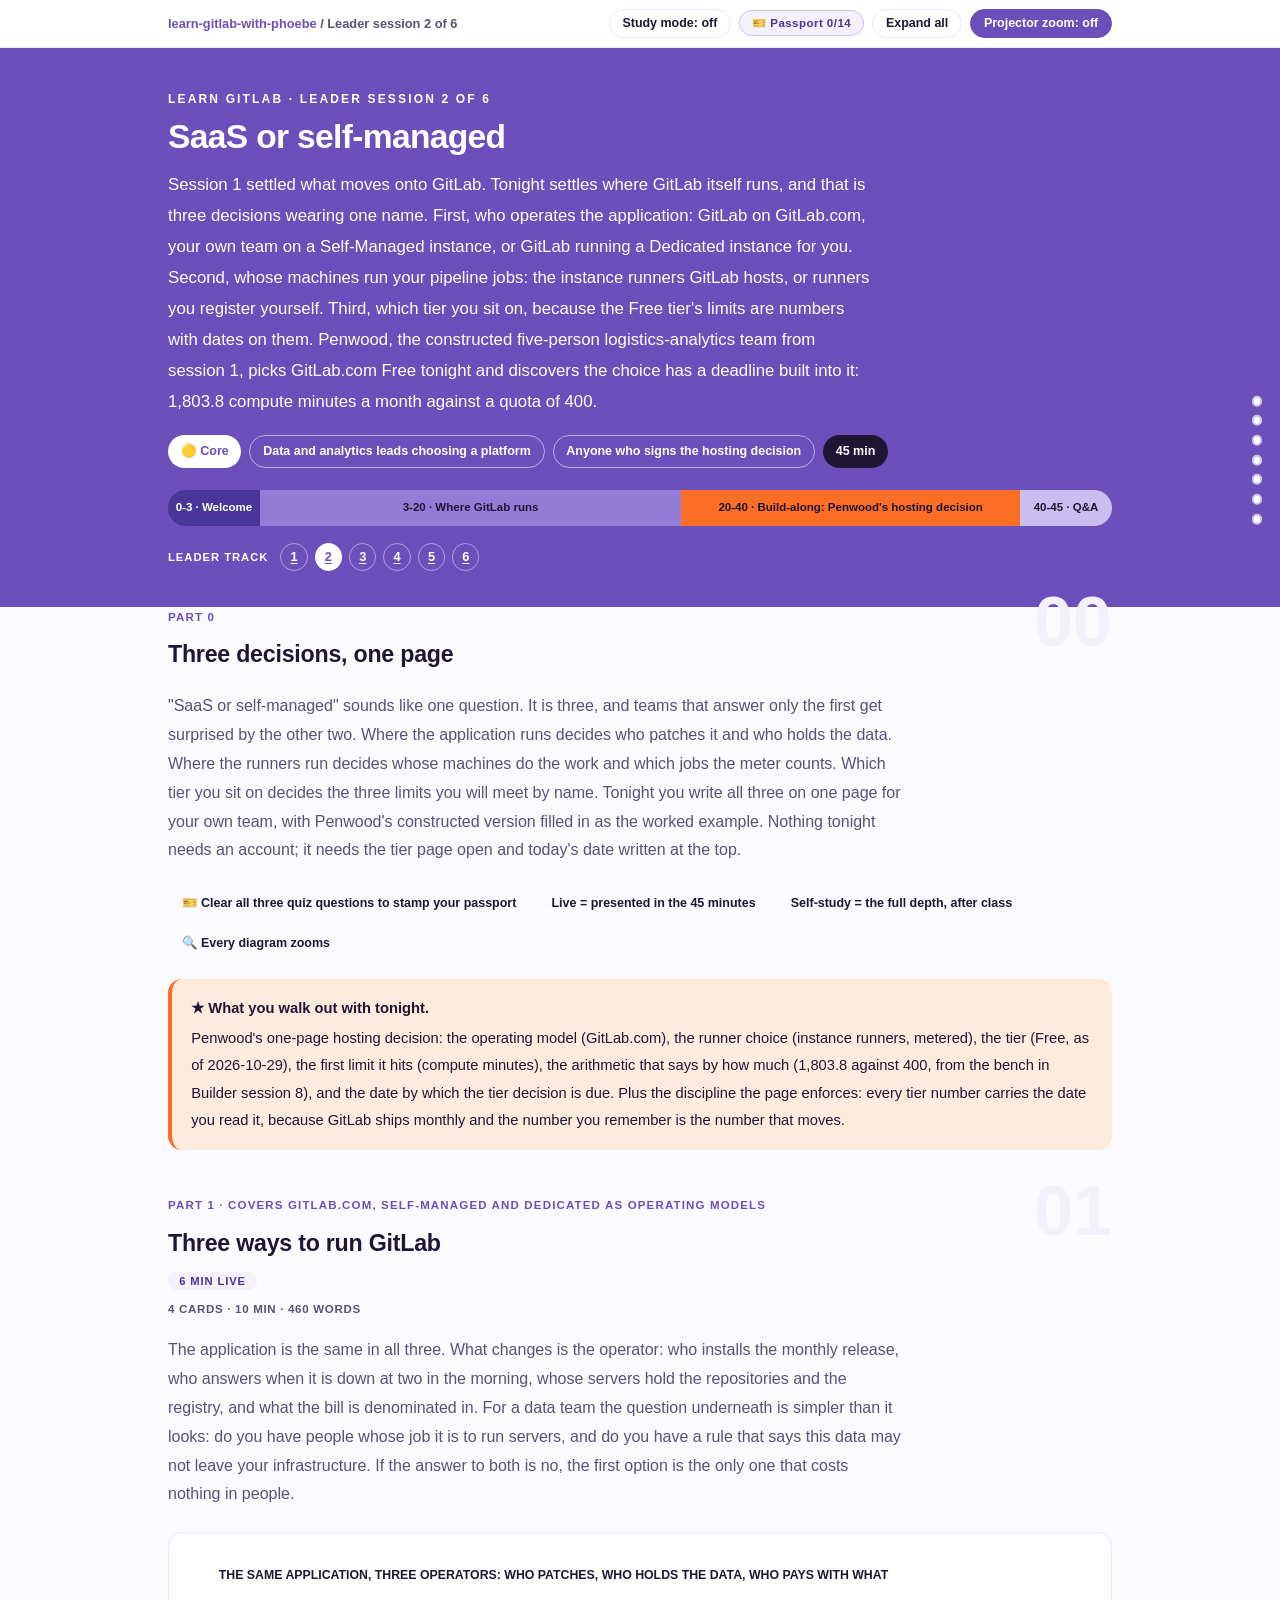
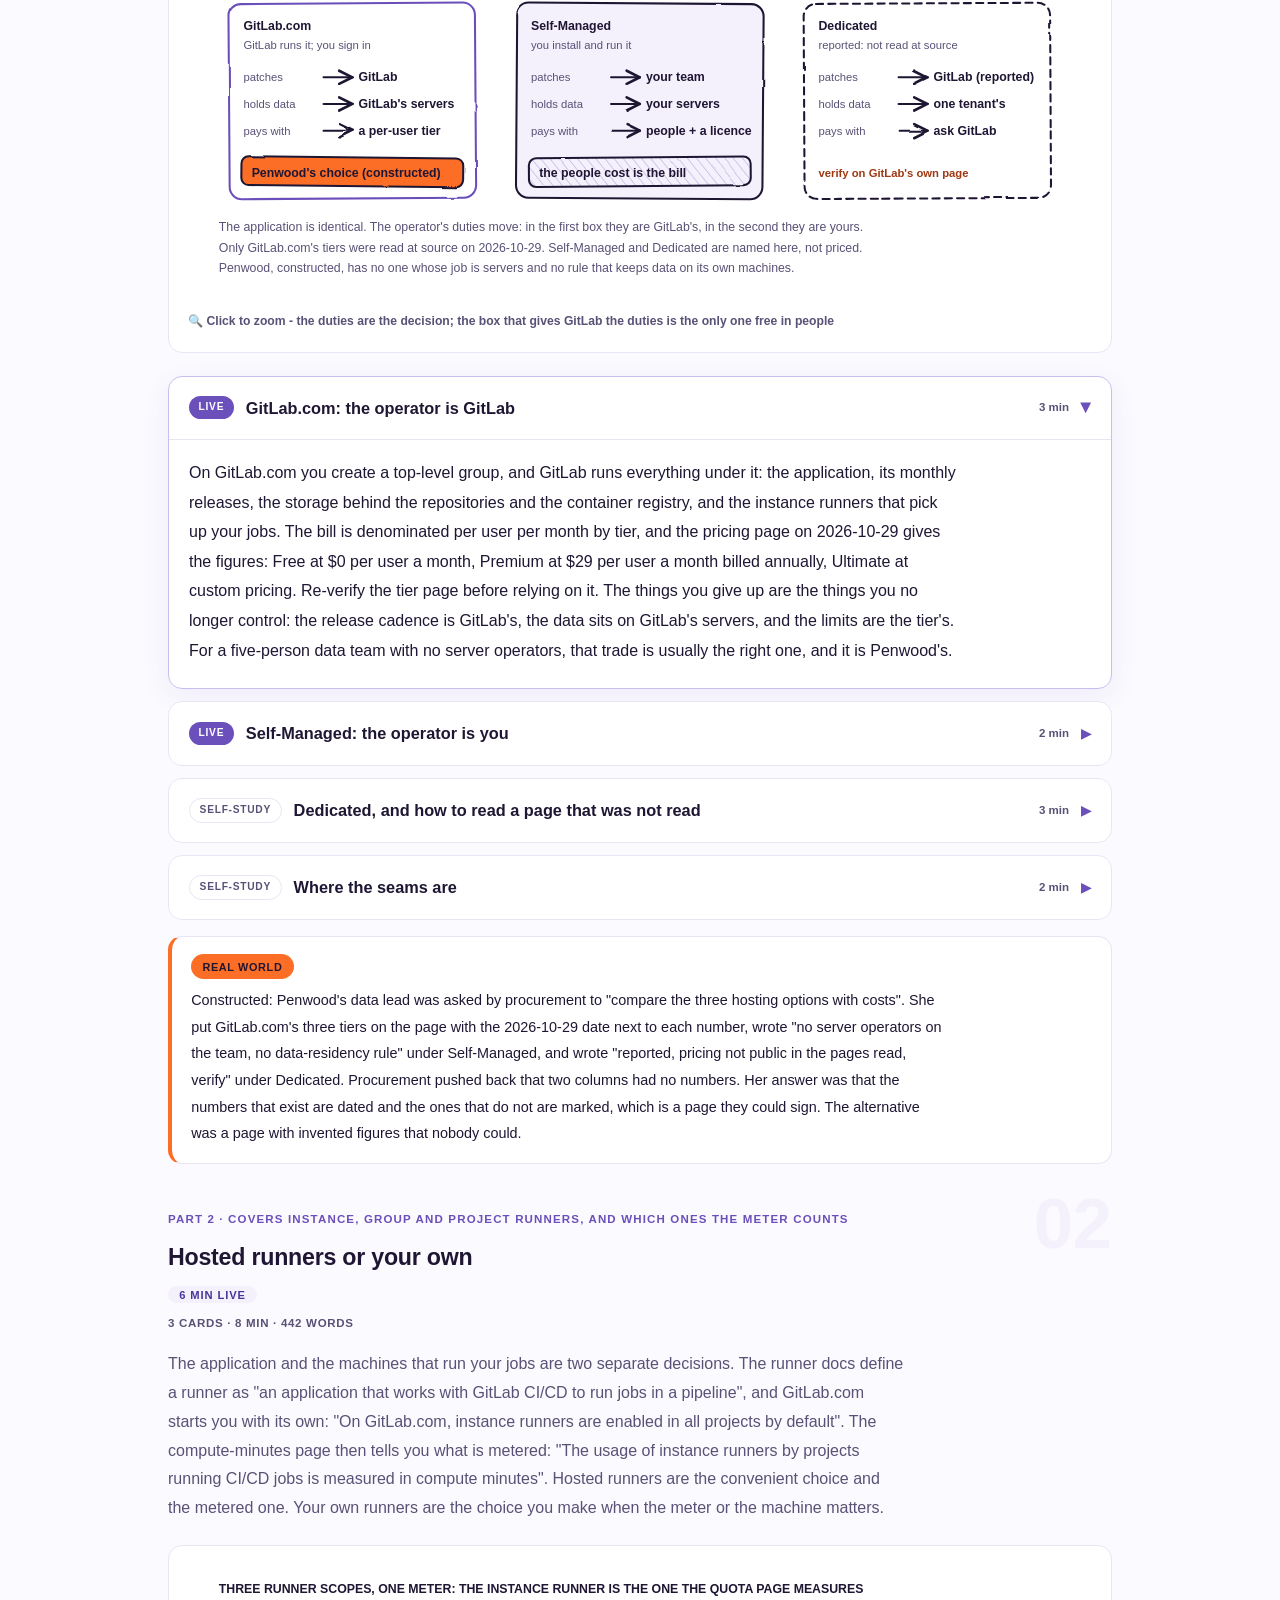
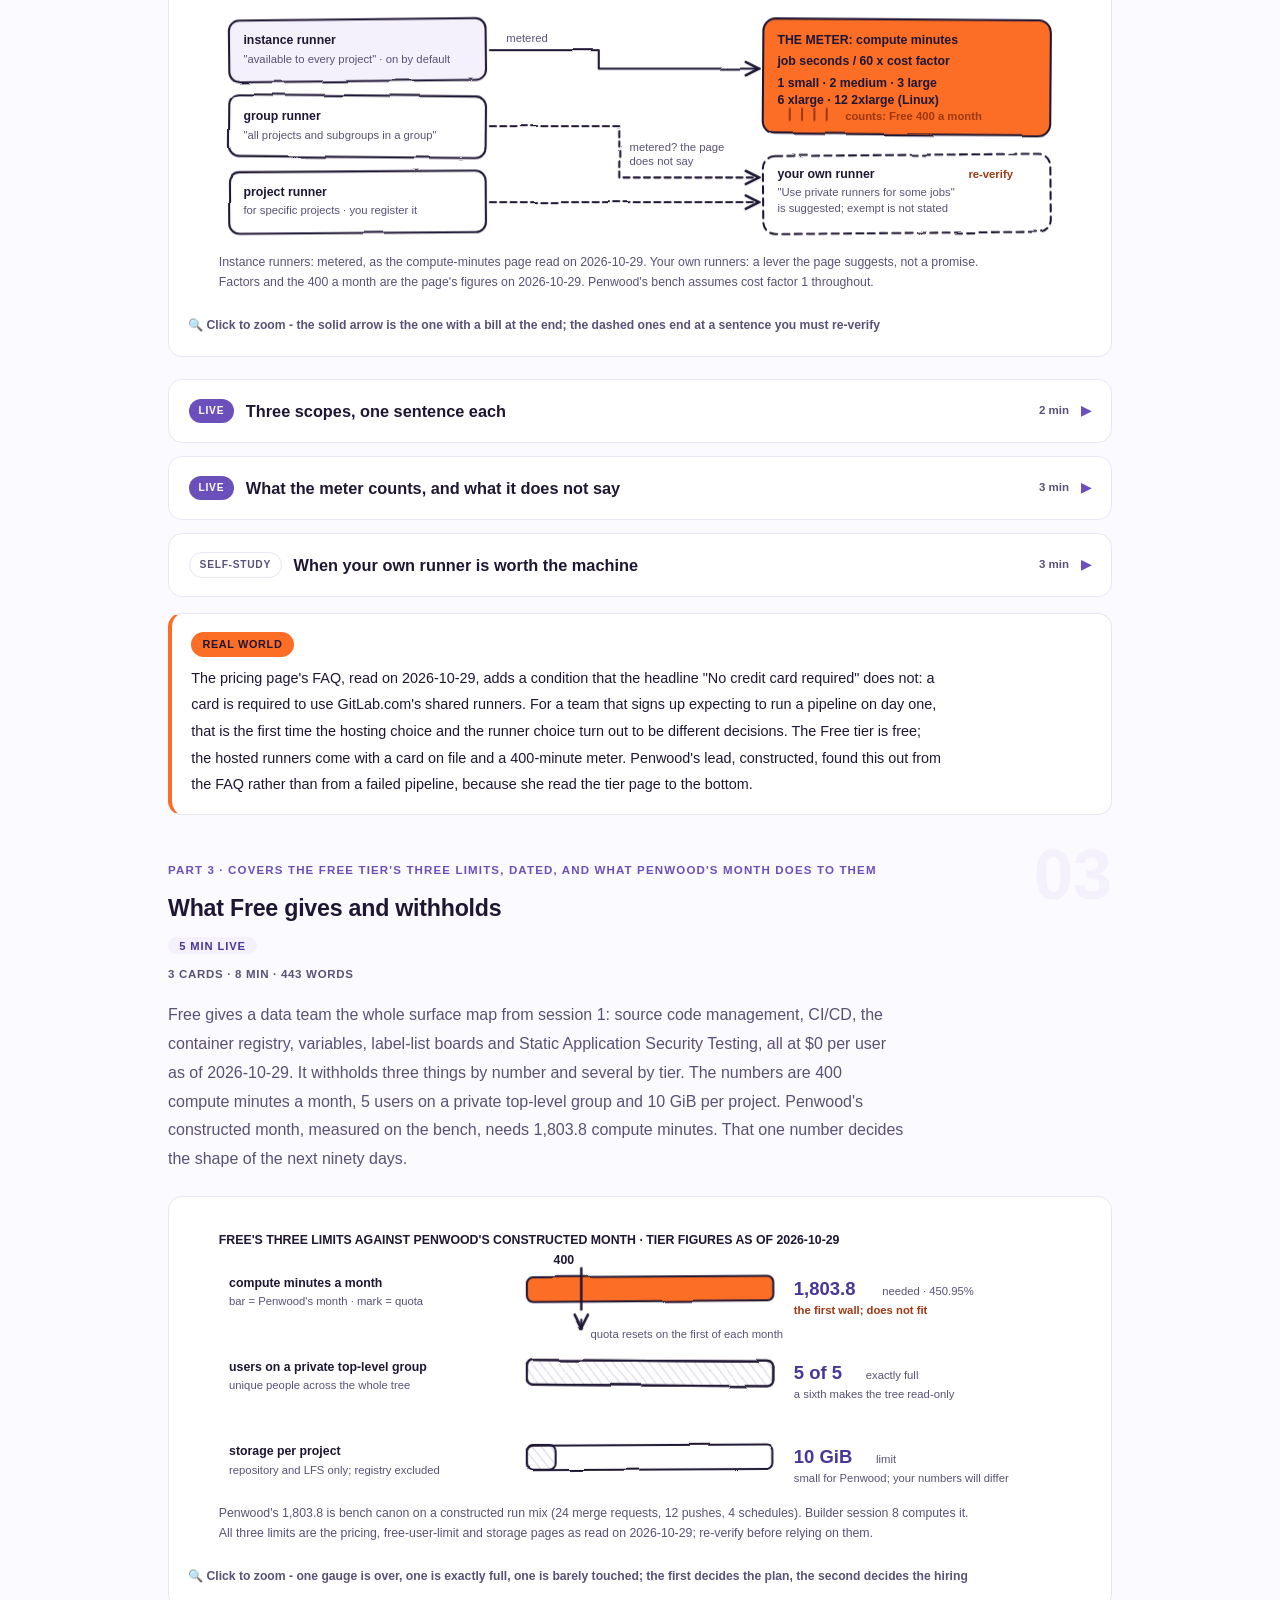
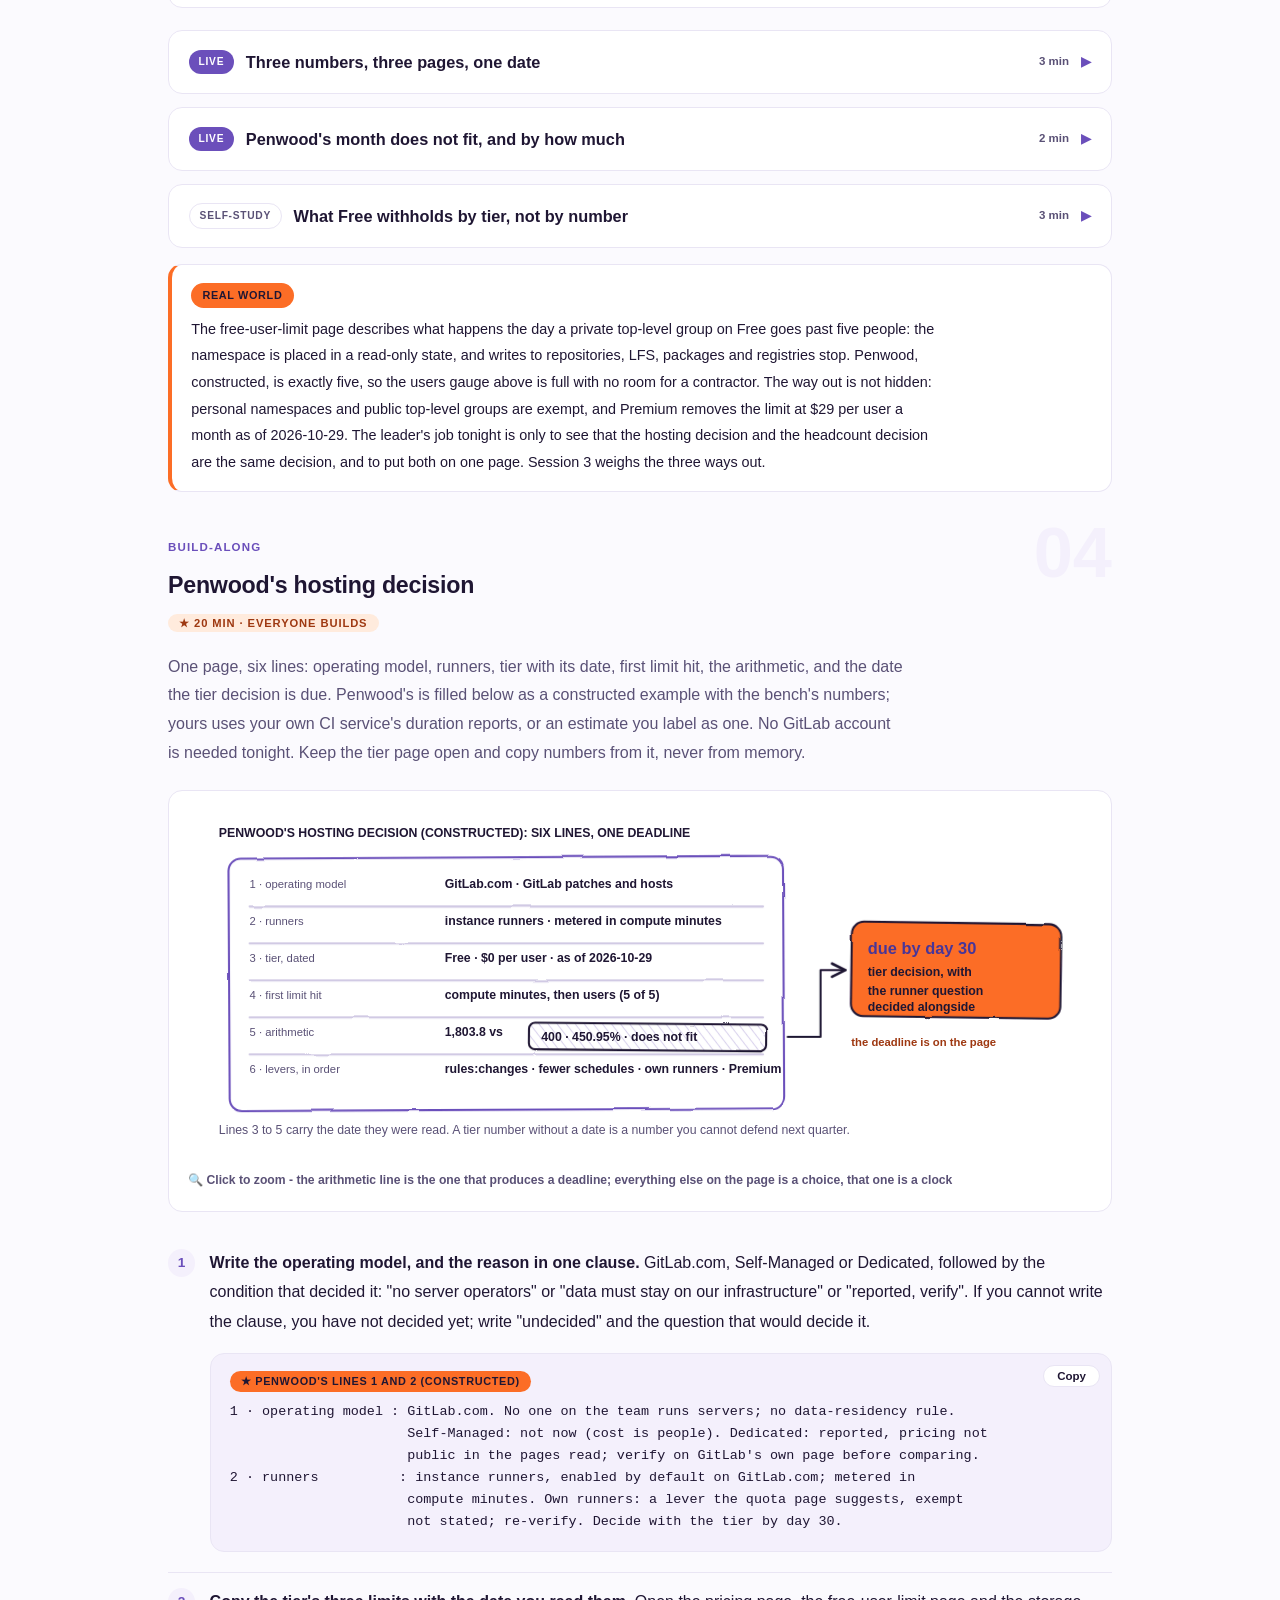
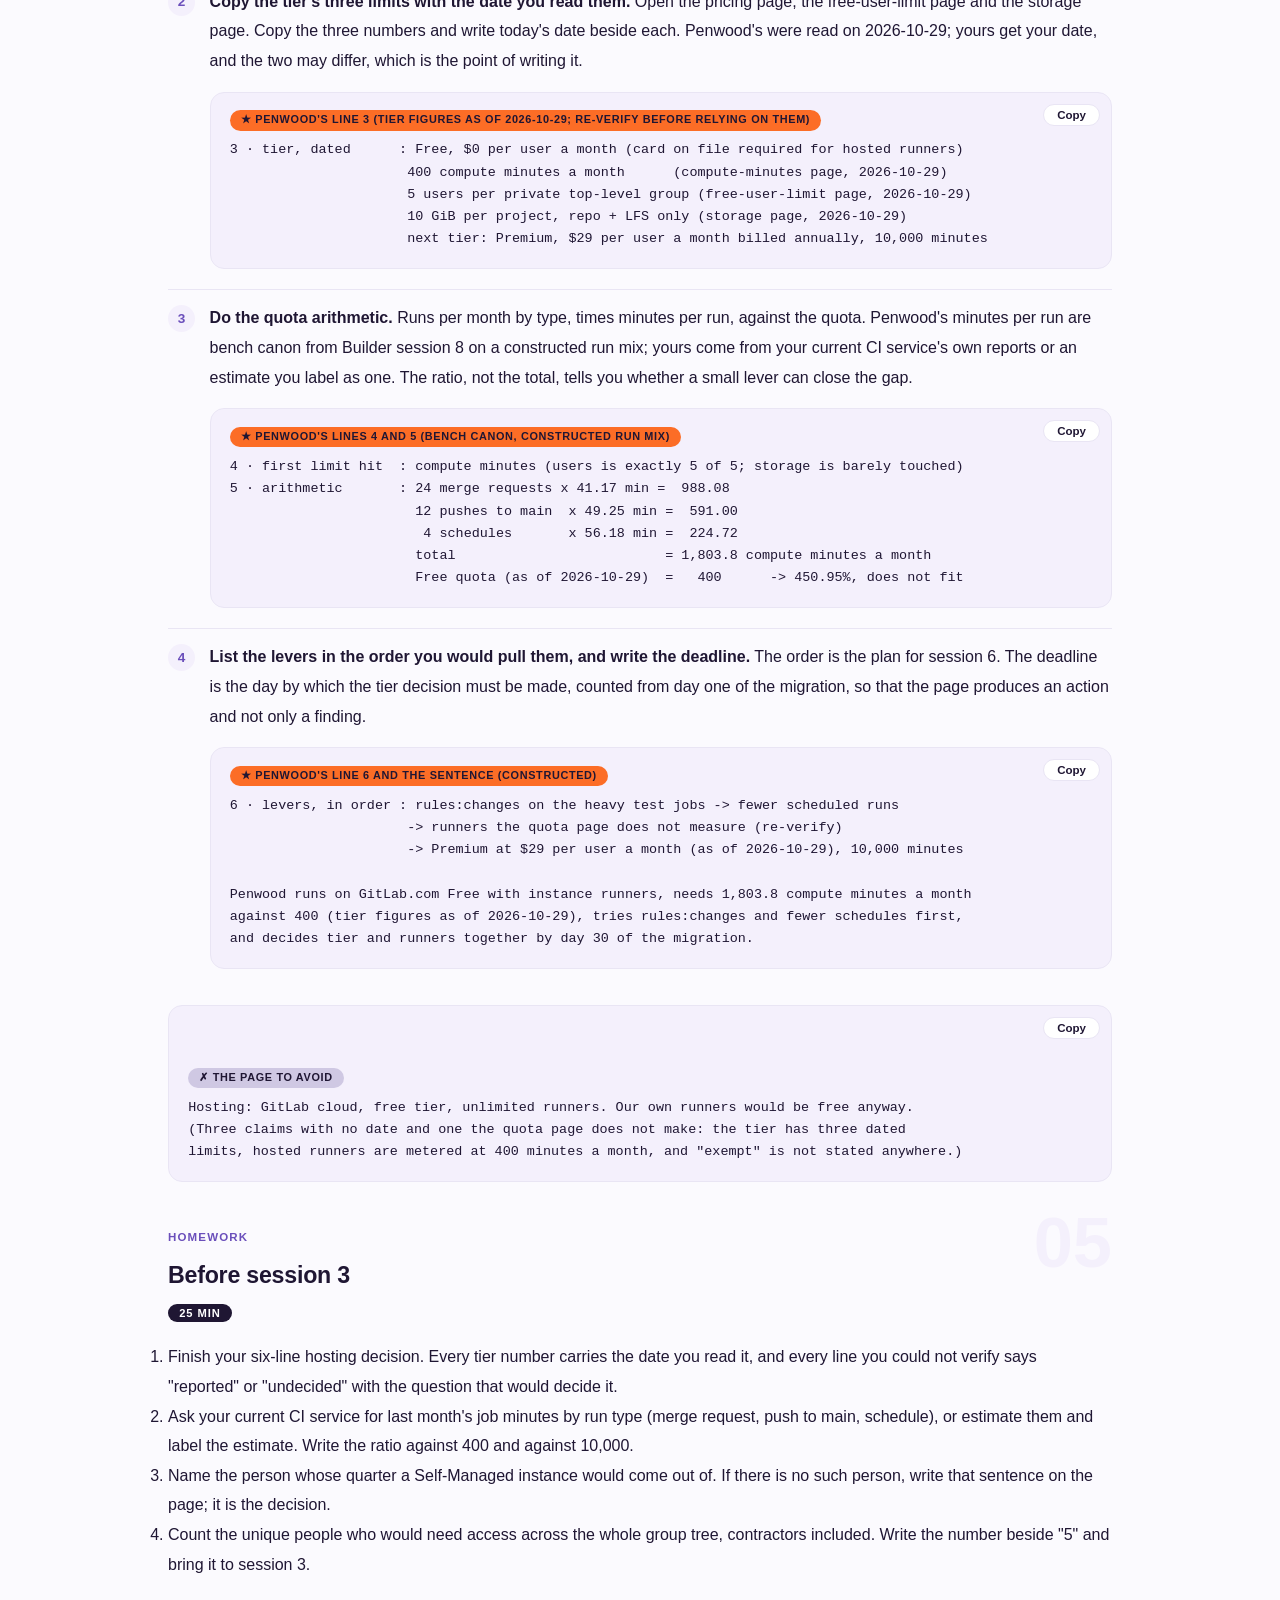
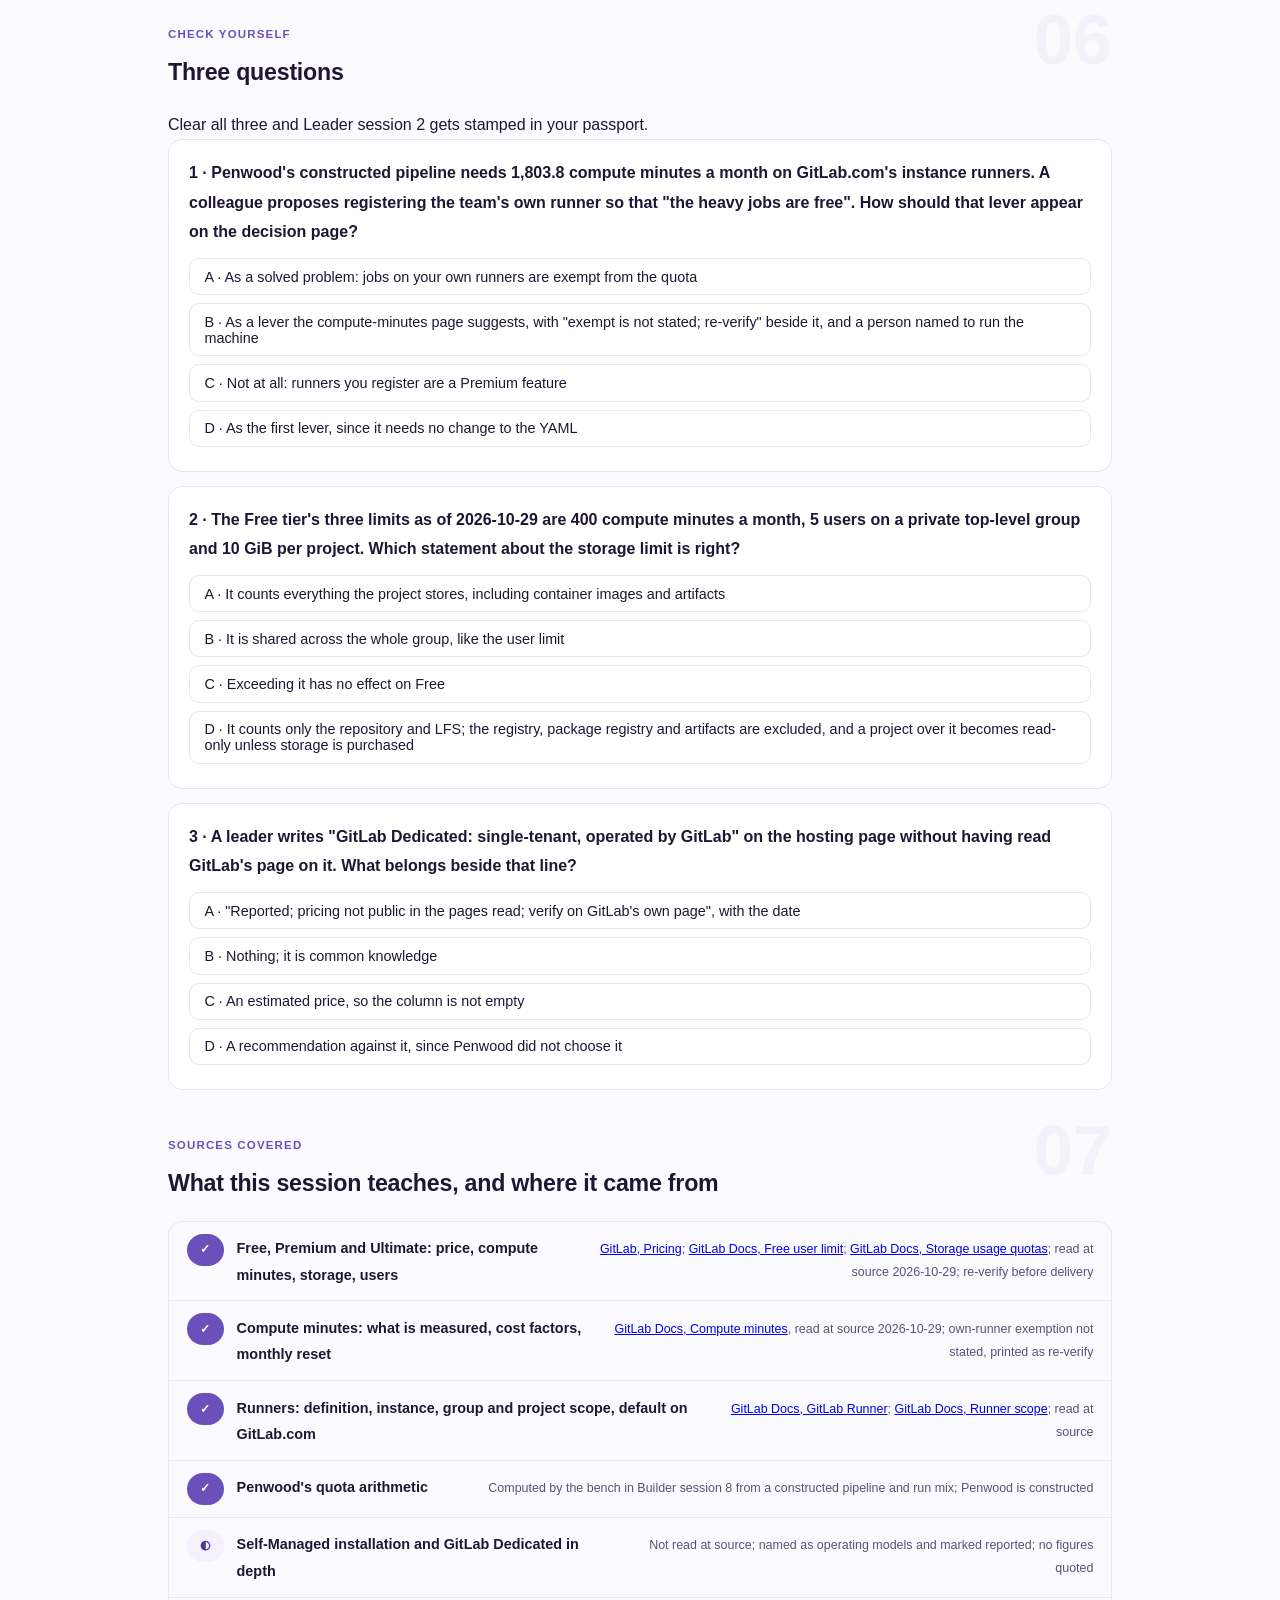
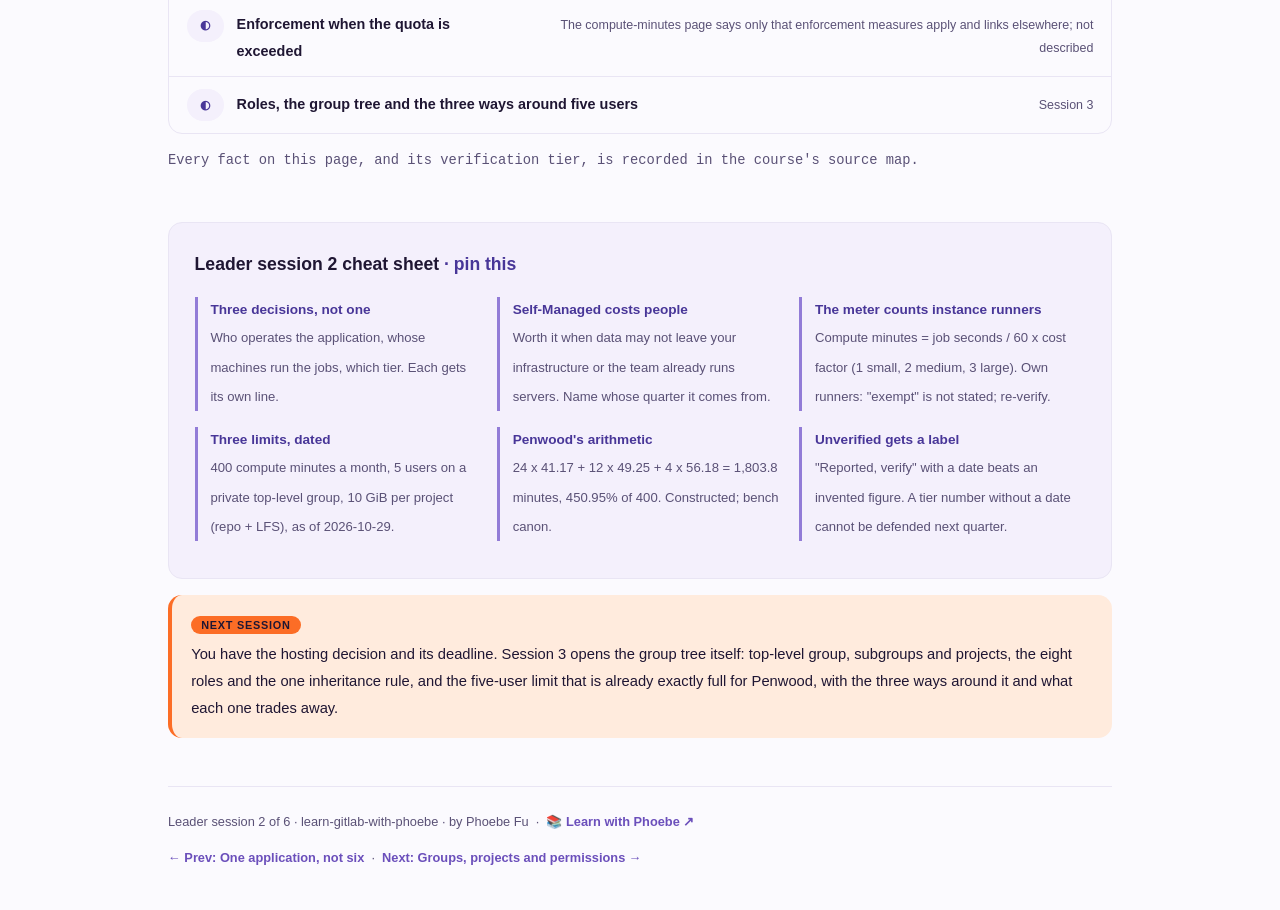
<file: courses/a2-saas-or-self-managed.html>
<!DOCTYPE html>
<html lang="en">
<head>
<meta charset="UTF-8">
<meta name="viewport" content="width=device-width, initial-scale=1.0">
<!-- social:start -->
<meta name="description" content="Leader session 2 of 6. Where GitLab itself runs: GitLab.com, Self-Managed or Dedicated, and who patches, who pays and who holds the data in each. Whose runners do the work and which ones the compute-minutes meter counts. What the Free tier gives and withholds, dated. Penwood, a constructed analytics team, writes its one-page hosting decision.">
<meta property="og:type" content="article">
<meta property="og:site_name" content="Learn with Phoebe">
<meta property="og:title" content="SaaS or self-managed - learn gitlab with phoebe">
<meta property="og:description" content="Leader session 2 of 6. Three ways to run GitLab, two kinds of runner, one quota. A one-page hosting decision with the arithmetic filled in.">
<meta property="og:url" content="https://phoebefu6.github.io/learn-gitlab-with-phoebe/courses/a2-saas-or-self-managed.html">
<meta property="og:image" content="https://phoebefu6.github.io/learn-gitlab-with-phoebe/assets/og-cover.png">
<meta property="og:image:width" content="1200">
<meta property="og:image:height" content="630">
<meta name="twitter:card" content="summary_large_image">
<meta name="twitter:title" content="SaaS or self-managed - learn gitlab with phoebe">
<meta name="twitter:description" content="Leader session 2 of 6. Where GitLab runs, whose runners do the work, and what Free gives and withholds.">
<meta name="twitter:image" content="https://phoebefu6.github.io/learn-gitlab-with-phoebe/assets/og-cover.png">
<!-- social:end -->
<title>Leader session 2 · SaaS or self-managed - learn gitlab with phoebe</title>
<link rel="stylesheet" href="../assets/style.css?v=1">
</head>
<body>

<div class="toolbar">
  <div class="wrap">
    <span class="crumb"><a href="../index.html">learn-gitlab-with-phoebe</a> / Leader session 2 of 6</span>
    <button class="btn" id="toggle-all" type="button">Expand all</button>
    <button class="btn primary" id="zoom-toggle" type="button">Projector zoom: off</button>
  </div>
</div>

<header class="masthead">
  <div class="wrap">
    <div class="eyebrow">Learn GitLab · Leader session 2 of 6</div>
    <h1>SaaS or <span class="accent">self-managed</span></h1>
    <p class="sub">Session 1 settled what moves onto GitLab. Tonight settles where GitLab itself runs, and that is three decisions wearing one name. First, who operates the application: GitLab on GitLab.com, your own team on a Self-Managed instance, or GitLab running a Dedicated instance for you. Second, whose machines run your pipeline jobs: the instance runners GitLab hosts, or runners you register yourself. Third, which tier you sit on, because the Free tier's limits are numbers with dates on them. Penwood, the constructed five-person logistics-analytics team from session 1, picks GitLab.com Free tonight and discovers the choice has a deadline built into it: 1,803.8 compute minutes a month against a quota of 400.</p>
    <div class="chip-row">
      <span class="chip level">🟡 Core</span>
      <span class="chip audience">Data and analytics leads choosing a platform</span>
      <span class="chip audience">Anyone who signs the hosting decision</span>
      <span class="chip time">45 min</span>
    </div>
    <div class="agenda">
      <span class="a1" style="flex:1">0-3 · Welcome</span>
      <span class="a2" style="flex:5">3-20 · Where GitLab runs</span>
      <span class="a3" style="flex:4">20-40 · Build-along: Penwood's hosting decision</span>
      <span class="a4" style="flex:1">40-45 · Q&amp;A</span>
    </div>
  </div>
</header>

<main class="wrap">

  <section class="section" id="intro">
    <div class="section-kicker">
      <span class="klabel">Part 0</span>
      <h2>Three decisions, one page</h2>
    </div>
    <p class="lede">"SaaS or self-managed" sounds like one question. It is three, and teams that answer only the first get surprised by the other two. Where the application runs decides who patches it and who holds the data. Where the runners run decides whose machines do the work and which jobs the meter counts. Which tier you sit on decides the three limits you will meet by name. Tonight you write all three on one page for your own team, with Penwood's constructed version filled in as the worked example. Nothing tonight needs an account; it needs the tier page open and today's date written at the top.</p>

    <div class="legend">
      <span class="pill">🎫 Clear all three quiz questions to stamp your passport</span>
      <span class="pill">Live = presented in the 45 minutes</span>
      <span class="pill">Self-study = the full depth, after class</span>
      <span class="pill">🔍 Every diagram zooms</span>
    </div>

    <div class="callout win">
      <p><strong>★ What you walk out with tonight.</strong> Penwood's one-page hosting decision: the operating model (GitLab.com), the runner choice (instance runners, metered), the tier (Free, as of 2026-10-29), the first limit it hits (compute minutes), the arithmetic that says by how much (1,803.8 against 400, from the bench in Builder session 8), and the date by which the tier decision is due. Plus the discipline the page enforces: every tier number carries the date you read it, because GitLab ships monthly and the number you remember is the number that moves.</p>
    </div>
  </section>

  <section class="section" id="part-1">
    <div class="section-kicker">
      <span class="klabel">Part 1 · covers GitLab.com, Self-Managed and Dedicated as operating models</span>
      <h2>Three ways to run GitLab</h2>
      <span class="tag concept">6 min live</span>
    </div>
    <p class="lede">The application is the same in all three. What changes is the operator: who installs the monthly release, who answers when it is down at two in the morning, whose servers hold the repositories and the registry, and what the bill is denominated in. For a data team the question underneath is simpler than it looks: do you have people whose job it is to run servers, and do you have a rule that says this data may not leave your infrastructure. If the answer to both is no, the first option is the only one that costs nothing in people.</p>

    <figure class="zoomable">
      <svg viewBox="0 0 880 340" xmlns="http://www.w3.org/2000/svg" role="img" aria-label="Three hand-drawn hosting boxes holding the same GitLab application. GitLab.com: GitLab patches it, GitLab's servers hold the data, you pay a per-user tier; marked as Penwood's constructed choice. Self-Managed: your team patches it, your servers hold the data, you pay in people plus a licence. Dedicated, labelled reported: GitLab operates a single-tenant instance, pricing to be asked for. Arrows in each box run from the duty to who carries it.">
        <defs>
          <filter id="a2aSk" x="-3%" y="-3%" width="106%" height="106%"><feTurbulence type="fractalNoise" baseFrequency="0.02" numOctaves="2" seed="31" result="n"/><feDisplacementMap in="SourceGraphic" in2="n" scale="2.4" xChannelSelector="R" yChannelSelector="G"/></filter>
          <pattern id="a2aHc" patternUnits="userSpaceOnUse" width="7" height="7" patternTransform="rotate(-38)"><line x1="0" y1="0" x2="0" y2="7" stroke="#6B4FBB" stroke-width="1" opacity=".5"/></pattern>
          <marker id="a2aAr" viewBox="0 0 10 10" refX="9" refY="5" markerWidth="8" markerHeight="8" orient="auto"><path d="M1 1 L9 5 L1 9" fill="none" stroke="#1F1633" stroke-width="1.6" stroke-linecap="round"/></marker>
        </defs>
        <style>
          .a2aH { font: 800 12px Inter, sans-serif; fill: #1F1633; }
          .a2aL { font: 600 12px Inter, sans-serif; fill: #1F1633; }
          .a2aS { font: 400 11px Inter, sans-serif; fill: #5A5176; }
          .a2aB { font: 800 11px Inter, sans-serif; fill: #9E3811; }
          .a2aN { font: 400 12px Inter, sans-serif; fill: #5A5176; }
        </style>

        <text class="a2aH" x="30" y="26">THE SAME APPLICATION, THREE OPERATORS: WHO PATCHES, WHO HOLDS THE DATA, WHO PAYS WITH WHAT</text>

        <g filter="url(#a2aSk)" fill="none" stroke="#1F1633" stroke-width="2" stroke-linecap="round" stroke-linejoin="round">
          <rect x="40" y="50" width="240" height="190" rx="12" transform="rotate(-0.4 160 145)" fill="#FFFFFF" stroke="#6B4FBB"/>
          <rect x="320" y="50" width="240" height="190" rx="12" transform="rotate(0.4 440 145)" fill="#F4F0FC"/>
          <rect x="600" y="50" width="240" height="190" rx="12" transform="rotate(-0.3 720 145)" fill="#FFFFFF" stroke-dasharray="7 5"/>
          <path d="M132 122 L160 122" marker-end="url(#a2aAr)"/>
          <path d="M132 148 L160 148" marker-end="url(#a2aAr)"/>
          <path d="M132 174 L160 174" marker-end="url(#a2aAr)"/>
          <path d="M412 122 L440 122" marker-end="url(#a2aAr)"/>
          <path d="M412 148 L440 148" marker-end="url(#a2aAr)"/>
          <path d="M412 174 L440 174" marker-end="url(#a2aAr)"/>
          <path d="M692 122 L720 122" marker-end="url(#a2aAr)"/>
          <path d="M692 148 L720 148" marker-end="url(#a2aAr)"/>
          <path d="M692 174 L720 174" marker-end="url(#a2aAr)"/>
          <rect x="52" y="200" width="216" height="28" rx="7" transform="rotate(0.6 160 214)" fill="#FC6D26"/>
          <rect x="332" y="200" width="216" height="28" rx="7" transform="rotate(-0.5 440 214)" fill="url(#a2aHc)"/>
        </g>

        <text class="a2aL" x="54" y="76">GitLab.com</text>
        <text class="a2aS" x="54" y="94">GitLab runs it; you sign in</text>
        <text class="a2aS" x="54" y="126">patches</text>
        <text class="a2aL" x="166" y="126">GitLab</text>
        <text class="a2aS" x="54" y="152">holds data</text>
        <text class="a2aL" x="166" y="152">GitLab's servers</text>
        <text class="a2aS" x="54" y="178">pays with</text>
        <text class="a2aL" x="166" y="178">a per-user tier</text>
        <text class="a2aL" x="62" y="219">Penwood's choice (constructed)</text>

        <text class="a2aL" x="334" y="76">Self-Managed</text>
        <text class="a2aS" x="334" y="94">you install and run it</text>
        <text class="a2aS" x="334" y="126">patches</text>
        <text class="a2aL" x="446" y="126">your team</text>
        <text class="a2aS" x="334" y="152">holds data</text>
        <text class="a2aL" x="446" y="152">your servers</text>
        <text class="a2aS" x="334" y="178">pays with</text>
        <text class="a2aL" x="446" y="178">people + a licence</text>
        <text class="a2aL" x="342" y="219">the people cost is the bill</text>

        <text class="a2aL" x="614" y="76">Dedicated</text>
        <text class="a2aS" x="614" y="94">reported: not read at source</text>
        <text class="a2aS" x="614" y="126">patches</text>
        <text class="a2aL" x="726" y="126">GitLab (reported)</text>
        <text class="a2aS" x="614" y="152">holds data</text>
        <text class="a2aL" x="726" y="152">one tenant's</text>
        <text class="a2aS" x="614" y="178">pays with</text>
        <text class="a2aL" x="726" y="178">ask GitLab</text>
        <text class="a2aB" x="614" y="219">verify on GitLab's own page</text>

        <text class="a2aN" x="30" y="272">The application is identical. The operator's duties move: in the first box they are GitLab's, in the second they are yours.</text>
        <text class="a2aN" x="30" y="292">Only GitLab.com's tiers were read at source on 2026-10-29. Self-Managed and Dedicated are named here, not priced.</text>
        <text class="a2aN" x="30" y="312">Penwood, constructed, has no one whose job is servers and no rule that keeps data on its own machines.</text>
      </svg>
      <figcaption>🔍 Click to zoom - the duties are the decision; the box that gives GitLab the duties is the only one free in people</figcaption>
    </figure>

    <details class="card" open>
      <summary><span class="mode live">Live</span> GitLab.com: the operator is GitLab <span class="mini">3 min</span><span class="caret">▶</span></summary>
      <div class="body">
        <p>On GitLab.com you create a top-level group, and GitLab runs everything under it: the application, its monthly releases, the storage behind the repositories and the container registry, and the instance runners that pick up your jobs. The bill is denominated per user per month by tier, and the pricing page on 2026-10-29 gives the figures: Free at $0 per user a month, Premium at $29 per user a month billed annually, Ultimate at custom pricing. Re-verify the tier page before relying on it. The things you give up are the things you no longer control: the release cadence is GitLab's, the data sits on GitLab's servers, and the limits are the tier's. For a five-person data team with no server operators, that trade is usually the right one, and it is Penwood's.</p>
      </div>
    </details>

    <details class="card">
      <summary><span class="mode live">Live</span> Self-Managed: the operator is you <span class="mini">2 min</span><span class="caret">▶</span></summary>
      <div class="body">
        <p>A Self-Managed instance is the same application installed on servers you control. Installation itself is outside these sessions, and the pages read for them do not price it, so no figure appears here. What can be said without a figure is where the cost lands: in people. Someone applies the release, someone sizes the storage as the registry grows, someone restores the backup when a disk goes, someone owns the runners. The honest leader question is not "can we run it" but "whose quarter does running it come out of". An instance is worth running when a rule says the data may not leave your infrastructure, or when the team already runs servers for a living and one more application is marginal. Penwood, constructed, has neither condition.</p>
      </div>
    </details>

    <details class="card">
      <summary><span class="mode self">Self-study</span> Dedicated, and how to read a page that was not read <span class="mini">3 min</span><span class="caret">▶</span></summary>
      <div class="body">
        <p>GitLab Dedicated is GitLab's third offering: reported as a single-tenant instance that GitLab operates for one customer, so the operator's duties stay with GitLab while the data stays apart from other tenants. That sentence is reported, not read at source on 2026-10-29, and the pricing is not public in the pages read. Treat it the way you would treat any vendor claim you have not checked: write it on the decision page as "reported, verify on GitLab's own page", and give it a date. The discipline matters more than the offering. A decision page that marks what it did not verify is one you can defend a year later; one that smooths it over is one you will be asked about.</p>
      </div>
    </details>

    <details class="card">
      <summary><span class="mode self">Self-study</span> Where the seams are <span class="mini">2 min</span><span class="caret">▶</span></summary>
      <div class="body">
        <p>What a repository, an issue and a pull request are belongs to <a href="https://phoebefu6.github.io/learn-github-with-phoebe/">the GitHub course</a>, and git itself with branching, conflicts and workflow files belongs to <a href="https://phoebefu6.github.io/learn-github-for-builders-with-phoebe/">GitHub for builders</a>; these sessions take only what GitLab does differently. Containers, the images a runner executes jobs in, belong to a later course; tonight a runner is "a machine that runs your jobs" and no more. Where a pipeline runs its tests is ours; what a good data test is belongs to <a href="https://phoebefu6.github.io/learn-dataops-with-phoebe/courses/b3-data-testing-contracts.html">DataOps</a>.</p>
      </div>
    </details>

    <div class="callout example">
      <span class="ex-pill">Real world</span>
      <p>Constructed: Penwood's data lead was asked by procurement to "compare the three hosting options with costs". She put GitLab.com's three tiers on the page with the 2026-10-29 date next to each number, wrote "no server operators on the team, no data-residency rule" under Self-Managed, and wrote "reported, pricing not public in the pages read, verify" under Dedicated. Procurement pushed back that two columns had no numbers. Her answer was that the numbers that exist are dated and the ones that do not are marked, which is a page they could sign. The alternative was a page with invented figures that nobody could.</p>
    </div>
  </section>

  <section class="section" id="part-2">
    <div class="section-kicker">
      <span class="klabel">Part 2 · covers instance, group and project runners, and which ones the meter counts</span>
      <h2>Hosted runners or your own</h2>
      <span class="tag concept">6 min live</span>
    </div>
    <p class="lede">The application and the machines that run your jobs are two separate decisions. The runner docs define a runner as "an application that works with GitLab CI/CD to run jobs in a pipeline", and GitLab.com starts you with its own: "On GitLab.com, instance runners are enabled in all projects by default". The compute-minutes page then tells you what is metered: "The usage of instance runners by projects running CI/CD jobs is measured in compute minutes". Hosted runners are the convenient choice and the metered one. Your own runners are the choice you make when the meter or the machine matters.</p>

    <figure class="zoomable">
      <svg viewBox="0 0 880 330" xmlns="http://www.w3.org/2000/svg" role="img" aria-label="Hand-drawn runner scopes on the left: an instance runner available to every project, a group runner for all projects and subgroups in a group, a project runner for specific projects. A solid arrow runs from the instance runner into the highlighted meter box on the right, which reads compute minutes equal job seconds over 60 times the cost factor, with cost factors 1 small, 2 medium, 3 large, 6 xlarge, 12 2xlarge. Dashed arrows from the group and project runners end at a dashed box reading: the quota page suggests using private runners for some jobs and does not state they are exempt, re-verify.">
        <defs>
          <filter id="a2bSk" x="-3%" y="-3%" width="106%" height="106%"><feTurbulence type="fractalNoise" baseFrequency="0.02" numOctaves="2" seed="37" result="n"/><feDisplacementMap in="SourceGraphic" in2="n" scale="2.4" xChannelSelector="R" yChannelSelector="G"/></filter>
          <pattern id="a2bHc" patternUnits="userSpaceOnUse" width="7" height="7" patternTransform="rotate(-38)"><line x1="0" y1="0" x2="0" y2="7" stroke="#6B4FBB" stroke-width="1" opacity=".5"/></pattern>
          <marker id="a2bAr" viewBox="0 0 10 10" refX="9" refY="5" markerWidth="8" markerHeight="8" orient="auto"><path d="M1 1 L9 5 L1 9" fill="none" stroke="#1F1633" stroke-width="1.6" stroke-linecap="round"/></marker>
        </defs>
        <style>
          .a2bH { font: 800 12px Inter, sans-serif; fill: #1F1633; }
          .a2bL { font: 600 12px Inter, sans-serif; fill: #1F1633; }
          .a2bS { font: 400 11px Inter, sans-serif; fill: #5A5176; }
          .a2bB { font: 800 11px Inter, sans-serif; fill: #9E3811; }
          .a2bV { font: 800 16px Inter, sans-serif; fill: #483698; }
          .a2bN { font: 400 12px Inter, sans-serif; fill: #5A5176; }
        </style>

        <text class="a2bH" x="30" y="26">THREE RUNNER SCOPES, ONE METER: THE INSTANCE RUNNER IS THE ONE THE QUOTA PAGE MEASURES</text>

        <g filter="url(#a2bSk)" fill="none" stroke="#1F1633" stroke-width="2" stroke-linecap="round" stroke-linejoin="round">
          <rect x="40" y="52" width="250" height="60" rx="10" transform="rotate(-0.6 165 82)" fill="#F4F0FC"/>
          <rect x="40" y="126" width="250" height="60" rx="10" transform="rotate(0.5 165 156)" fill="#FFFFFF"/>
          <rect x="40" y="200" width="250" height="60" rx="10" transform="rotate(-0.4 165 230)" fill="#FFFFFF"/>
          <path d="M294 82 L400 82 L400 100 L556 100" marker-end="url(#a2bAr)"/>
          <path d="M294 156 L420 156 L420 206 L556 206" stroke-dasharray="6 4" marker-end="url(#a2bAr)"/>
          <path d="M294 230 L556 230" stroke-dasharray="6 4" marker-end="url(#a2bAr)"/>
          <rect x="560" y="52" width="280" height="112" rx="12" transform="rotate(0.4 700 108)" fill="#FC6D26"/>
          <rect x="560" y="184" width="280" height="76" rx="12" transform="rotate(-0.5 700 222)" fill="#FFFFFF" stroke-dasharray="7 5"/>
          <path d="M586 139 L586 150 M598 139 L598 150 M610 139 L610 150 M622 139 L622 150" stroke="#9E3811"/>
        </g>

        <text class="a2bL" x="54" y="76">instance runner</text>
        <text class="a2bS" x="54" y="94">"available to every project" · on by default</text>
        <text class="a2bL" x="54" y="150">group runner</text>
        <text class="a2bS" x="54" y="168">"all projects and subgroups in a group"</text>
        <text class="a2bL" x="54" y="224">project runner</text>
        <text class="a2bS" x="54" y="242">for specific projects · you register it</text>

        <text class="a2bS" x="310" y="74">metered</text>
        <text class="a2bS" x="430" y="180">metered? the page</text>
        <text class="a2bS" x="430" y="194">does not say</text>

        <text class="a2bL" x="574" y="76">THE METER: compute minutes</text>
        <text class="a2bL" x="574" y="96">job seconds / 60 x cost factor</text>
        <text class="a2bL" x="574" y="118">1 small · 2 medium · 3 large</text>
        <text class="a2bL" x="574" y="134">6 xlarge · 12 2xlarge (Linux)</text>
        <text class="a2bB" x="640" y="150">counts: Free 400 a month</text>

        <text class="a2bL" x="574" y="206">your own runner</text>
        <text class="a2bS" x="574" y="224">"Use private runners for some jobs"</text>
        <text class="a2bS" x="574" y="240">is suggested; exempt is not stated</text>
        <text class="a2bB" x="760" y="206">re-verify</text>

        <text class="a2bN" x="30" y="292">Instance runners: metered, as the compute-minutes page read on 2026-10-29. Your own runners: a lever the page suggests, not a promise.</text>
        <text class="a2bN" x="30" y="312">Factors and the 400 a month are the page's figures on 2026-10-29. Penwood's bench assumes cost factor 1 throughout.</text>
      </svg>
      <figcaption>🔍 Click to zoom - the solid arrow is the one with a bill at the end; the dashed ones end at a sentence you must re-verify</figcaption>
    </figure>

    <details class="card">
      <summary><span class="mode live">Live</span> Three scopes, one sentence each <span class="mini">2 min</span><span class="caret">▶</span></summary>
      <div class="body">
        <p>The runner-scope page gives three. Instance runners are "available to every project" on the instance; on GitLab.com those are the ones GitLab hosts and the ones "enabled in all projects by default". Group runners serve "all projects and subgroups in a group". Project runners serve specific projects. The last two are runners you register: a machine you own, with the runner application installed, that asks GitLab for jobs. The docs describe the handshake in one line: the runner requests jobs with its own token, and each job then runs with a job token. For a leader, the scope decides who can reach the machine: a group runner registered at <code>penwood</code> would serve every project under it, which is the permission-tree lesson from session 1 wearing a hardware hat.</p>
      </div>
    </details>

    <details class="card">
      <summary><span class="mode live">Live</span> What the meter counts, and what it does not say <span class="mini">3 min</span><span class="caret">▶</span></summary>
      <div class="body">
        <p>The compute-minutes page is specific about hosted runners: usage of instance runners is measured in compute minutes, with a cost factor of 1 for Linux x86-64 small and Arm64 small, 2 for medium, 3 for large, 6 for xlarge and 12 for 2xlarge, and "Free tier namespaces receive 400 compute minutes per month" as of 2026-10-29. Usage "resets to 0 for all namespaces on the first day of each month". About your own runners it says less than people assume. It suggests "Use private runners for some jobs" as a way to reduce usage, and it does not state that jobs on your own runners are exempt from the quota. So the honest line on a decision page is "runners the quota page does not measure, re-verify", never "our runners are free". What happens when the quota is exhausted, the page says only that enforcement measures apply and points elsewhere, so no description of the enforcement appears here either.</p>
      </div>
    </details>

    <details class="card">
      <summary><span class="mode self">Self-study</span> When your own runner is worth the machine <span class="mini">3 min</span><span class="caret">▶</span></summary>
      <div class="body">
        <p>Three reasons survive scrutiny. First, the meter: if the quota is the binding constraint, as it is for Penwood at 450.95% of 400, moving the heaviest jobs onto a runner you own is one of the levers the compute-minutes page itself suggests, with the re-verify caveat attached. Second, the machine: a job that needs a data warehouse reachable only from inside your network, or hardware the hosted sizes do not offer, needs a runner that sits where the machine sits. Third, the data: if a rule says the test data may not leave your infrastructure, the runner must not either. None of these is free in people. A registered runner is a server someone patches, which is the Self-Managed argument from Part 1 at a smaller scale. Penwood's constructed answer is to start on instance runners, measure the month on the bench, and decide the runner question together with the tier question by day 30.</p>
      </div>
    </details>

    <div class="callout example">
      <span class="ex-pill">Real world</span>
      <p>The pricing page's FAQ, read on 2026-10-29, adds a condition that the headline "No credit card required" does not: a card is required to use GitLab.com's shared runners. For a team that signs up expecting to run a pipeline on day one, that is the first time the hosting choice and the runner choice turn out to be different decisions. The Free tier is free; the hosted runners come with a card on file and a 400-minute meter. Penwood's lead, constructed, found this out from the FAQ rather than from a failed pipeline, because she read the tier page to the bottom.</p>
    </div>
  </section>

  <section class="section" id="part-3">
    <div class="section-kicker">
      <span class="klabel">Part 3 · covers the Free tier's three limits, dated, and what Penwood's month does to them</span>
      <h2>What Free gives and withholds</h2>
      <span class="tag concept">5 min live</span>
    </div>
    <p class="lede">Free gives a data team the whole surface map from session 1: source code management, CI/CD, the container registry, variables, label-list boards and Static Application Security Testing, all at $0 per user as of 2026-10-29. It withholds three things by number and several by tier. The numbers are 400 compute minutes a month, 5 users on a private top-level group and 10 GiB per project. Penwood's constructed month, measured on the bench, needs 1,803.8 compute minutes. That one number decides the shape of the next ninety days.</p>

    <figure class="zoomable">
      <svg viewBox="0 0 880 330" xmlns="http://www.w3.org/2000/svg" role="img" aria-label="Three hand-drawn gauges for the Free tier as of 29 October 2026. Compute minutes: the bar is Penwood's constructed month of 1,803.8 minutes, highlighted, with a mark at 400 near the left end; 450.95 percent of the quota. Users: a hatched bar filled 5 of 5 on a private top-level group, exactly full. Storage: a mostly empty 10 GiB bar, counting repository and LFS only, with the note that your numbers will differ. A footnote says re-verify the tier page.">
        <defs>
          <filter id="a2cSk" x="-3%" y="-3%" width="106%" height="106%"><feTurbulence type="fractalNoise" baseFrequency="0.02" numOctaves="2" seed="41" result="n"/><feDisplacementMap in="SourceGraphic" in2="n" scale="2.4" xChannelSelector="R" yChannelSelector="G"/></filter>
          <pattern id="a2cHc" patternUnits="userSpaceOnUse" width="7" height="7" patternTransform="rotate(-38)"><line x1="0" y1="0" x2="0" y2="7" stroke="#6B4FBB" stroke-width="1" opacity=".5"/></pattern>
          <marker id="a2cAr" viewBox="0 0 10 10" refX="9" refY="5" markerWidth="8" markerHeight="8" orient="auto"><path d="M1 1 L9 5 L1 9" fill="none" stroke="#1F1633" stroke-width="1.6" stroke-linecap="round"/></marker>
        </defs>
        <style>
          .a2cH { font: 800 12px Inter, sans-serif; fill: #1F1633; }
          .a2cL { font: 600 12px Inter, sans-serif; fill: #1F1633; }
          .a2cS { font: 400 11px Inter, sans-serif; fill: #5A5176; }
          .a2cB { font: 800 11px Inter, sans-serif; fill: #9E3811; }
          .a2cV { font: 800 18px Inter, sans-serif; fill: #483698; }
          .a2cN { font: 400 12px Inter, sans-serif; fill: #5A5176; }
        </style>

        <text class="a2cH" x="30" y="26">FREE'S THREE LIMITS AGAINST PENWOOD'S CONSTRUCTED MONTH · TIER FIGURES AS OF 2026-10-29</text>

        <g filter="url(#a2cSk)" fill="none" stroke="#1F1633" stroke-width="2" stroke-linecap="round" stroke-linejoin="round">
          <rect x="330" y="58" width="240" height="24" rx="6" transform="rotate(-0.4 450 70)" fill="#FC6D26"/>
          <path d="M383 50 L383 90" stroke="#1F1633" stroke-width="2.4"/>
          <rect x="330" y="140" width="240" height="24" rx="6" transform="rotate(0.4 450 152)" fill="#FFFFFF"/>
          <rect x="330" y="140" width="240" height="24" rx="6" transform="rotate(0.4 450 152)" fill="url(#a2cHc)"/>
          <rect x="330" y="222" width="240" height="24" rx="6" transform="rotate(-0.3 450 234)" fill="#FFFFFF"/>
          <rect x="330" y="222" width="28" height="24" rx="6" transform="rotate(-0.3 344 234)" fill="url(#a2cHc)"/>
          <path d="M383 100 L383 108" marker-end="url(#a2cAr)"/>
        </g>

        <text class="a2cL" x="40" y="68">compute minutes a month</text>
        <text class="a2cS" x="40" y="86">bar = Penwood's month · mark = quota</text>
        <text class="a2cL" x="356" y="46">400</text>
        <text class="a2cV" x="590" y="76">1,803.8</text>
        <text class="a2cS" x="676" y="76">needed · 450.95%</text>
        <text class="a2cB" x="590" y="94">the first wall; does not fit</text>
        <text class="a2cS" x="392" y="118">quota resets on the first of each month</text>

        <text class="a2cL" x="40" y="150">users on a private top-level group</text>
        <text class="a2cS" x="40" y="168">unique people across the whole tree</text>
        <text class="a2cV" x="590" y="158">5 of 5</text>
        <text class="a2cS" x="660" y="158">exactly full</text>
        <text class="a2cS" x="590" y="176">a sixth makes the tree read-only</text>

        <text class="a2cL" x="40" y="232">storage per project</text>
        <text class="a2cS" x="40" y="250">repository and LFS only; registry excluded</text>
        <text class="a2cV" x="590" y="240">10 GiB</text>
        <text class="a2cS" x="670" y="240">limit</text>
        <text class="a2cS" x="590" y="258">small for Penwood; your numbers will differ</text>

        <text class="a2cN" x="30" y="292">Penwood's 1,803.8 is bench canon on a constructed run mix (24 merge requests, 12 pushes, 4 schedules). Builder session 8 computes it.</text>
        <text class="a2cN" x="30" y="312">All three limits are the pricing, free-user-limit and storage pages as read on 2026-10-29; re-verify before relying on them.</text>
      </svg>
      <figcaption>🔍 Click to zoom - one gauge is over, one is exactly full, one is barely touched; the first decides the plan, the second decides the hiring</figcaption>
    </figure>

    <details class="card">
      <summary><span class="mode live">Live</span> Three numbers, three pages, one date <span class="mini">3 min</span><span class="caret">▶</span></summary>
      <div class="body">
        <p>Each limit comes from its own page, and each page was read on 2026-10-29. The compute-minutes page: 400 a month for Free namespaces. The free-user-limit page: "You can add up to five users to newly created top-level namespaces with private visibility on GitLab.com", counting every unique user across the group, its subgroups and projects; over the limit the namespace is "placed in a read-only state"; personal namespaces and public top-level groups are exempt; and accounts created after 2026-01-27 on Free may hold three top-level groups. The storage page: "Each project in a Free tier namespace on GitLab.com has 10 GiB of free storage", counting only the repository and LFS, with the container registry, package registry and artifacts excluded, and a project over the limit becomes read-only unless storage is purchased. Three numbers, three pages, one date on all of them. Write the date, not just the number.</p>
      </div>
    </details>

    <details class="card">
      <summary><span class="mode live">Live</span> Penwood's month does not fit, and by how much <span class="mini">2 min</span><span class="caret">▶</span></summary>
      <div class="body">
        <p>The bench in Builder session 8 parses Penwood's constructed pipeline and prices the month: 24 merge-request runs at 41.17 compute minutes, 12 pushes to main at 49.25, 4 scheduled runs at 56.18. That is 1,803.8 compute minutes, 450.95% of the Free tier's 400. The durations and the run mix are constructed, and the bench runs nothing on GitLab; it parses the YAML and schedules it. The shape of the finding is the lesson, not the decimals: the quota, not the wall clock, is the binding constraint, and it is binding by a factor of four and a half, so no single small lever closes it. The levers the bench prints are <code>rules:changes</code> to skip jobs when nothing relevant changed, fewer scheduled runs, runners the quota page does not measure with the re-verify caveat, or Premium's 10,000 minutes at $29 per user a month as of 2026-10-29. Session 6 budgets them in order.</p>
      </div>
    </details>

    <details class="card">
      <summary><span class="mode self">Self-study</span> What Free withholds by tier, not by number <span class="mini">3 min</span><span class="caret">▶</span></summary>
      <div class="body">
        <p>Beyond the three numbers, Free withholds features that carry a Premium and Ultimate badge on their docs pages as of 2026-10-29: epics for organising work items into a hierarchy, required approval rules and code owner approval on merge requests, protected environments, compliance frameworks, assignee and milestone board lists, and group-level protected branches. None of them is required to run a data team's pipeline. Each has a Free way: label lists instead of milestone lists, optional approvals plus a protected default branch instead of required rules, a <code>CODEOWNERS</code> file kept as documentation, a blocking manual job in front of production instead of a protected environment. Session 5 takes each pair in turn. On the hosting decision page they appear as one line: "paid features wanted, with the tier of each", so the day you consider Premium you already know what you are buying besides minutes.</p>
      </div>
    </details>

    <div class="callout example">
      <span class="ex-pill">Real world</span>
      <p>The free-user-limit page describes what happens the day a private top-level group on Free goes past five people: the namespace is placed in a read-only state, and writes to repositories, LFS, packages and registries stop. Penwood, constructed, is exactly five, so the users gauge above is full with no room for a contractor. The way out is not hidden: personal namespaces and public top-level groups are exempt, and Premium removes the limit at $29 per user a month as of 2026-10-29. The leader's job tonight is only to see that the hosting decision and the headcount decision are the same decision, and to put both on one page. Session 3 weighs the three ways out.</p>
    </div>
  </section>

  <section class="section" id="demo-1">
    <div class="section-kicker">
      <span class="klabel">Build-along</span>
      <h2>Penwood's hosting decision</h2>
      <span class="tag demo">★ 20 min · everyone builds</span>
    </div>
    <p class="lede">One page, six lines: operating model, runners, tier with its date, first limit hit, the arithmetic, and the date the tier decision is due. Penwood's is filled below as a constructed example with the bench's numbers; yours uses your own CI service's duration reports, or an estimate you label as one. No GitLab account is needed tonight. Keep the tier page open and copy numbers from it, never from memory.</p>

    <figure class="zoomable">
      <svg viewBox="0 0 880 340" xmlns="http://www.w3.org/2000/svg" role="img" aria-label="A hand-drawn one-page hosting decision for the constructed Penwood team. Six lines: operating model GitLab.com; runners, instance runners, metered; tier Free as of 29 October 2026; first limit, compute minutes; arithmetic, 1,803.8 needed against 400, 450.95 percent; levers, rules changes, fewer schedules, own runners re-verify, Premium. An arrow runs from the arithmetic line to a highlighted box on the right reading: tier decision due by day 30 of the migration. A footnote says the date on every tier number is part of the decision.">
        <defs>
          <filter id="a2dSk" x="-3%" y="-3%" width="106%" height="106%"><feTurbulence type="fractalNoise" baseFrequency="0.02" numOctaves="2" seed="43" result="n"/><feDisplacementMap in="SourceGraphic" in2="n" scale="2.4" xChannelSelector="R" yChannelSelector="G"/></filter>
          <pattern id="a2dHc" patternUnits="userSpaceOnUse" width="7" height="7" patternTransform="rotate(-38)"><line x1="0" y1="0" x2="0" y2="7" stroke="#6B4FBB" stroke-width="1" opacity=".5"/></pattern>
          <marker id="a2dAr" viewBox="0 0 10 10" refX="9" refY="5" markerWidth="8" markerHeight="8" orient="auto"><path d="M1 1 L9 5 L1 9" fill="none" stroke="#1F1633" stroke-width="1.6" stroke-linecap="round"/></marker>
        </defs>
        <style>
          .a2dH { font: 800 12px Inter, sans-serif; fill: #1F1633; }
          .a2dL { font: 600 12px Inter, sans-serif; fill: #1F1633; }
          .a2dS { font: 400 11px Inter, sans-serif; fill: #5A5176; }
          .a2dB { font: 800 11px Inter, sans-serif; fill: #9E3811; }
          .a2dV { font: 800 16px Inter, sans-serif; fill: #483698; }
          .a2dN { font: 400 12px Inter, sans-serif; fill: #5A5176; }
        </style>

        <text class="a2dH" x="30" y="26">PENWOOD'S HOSTING DECISION (CONSTRUCTED): SIX LINES, ONE DEADLINE</text>

        <g filter="url(#a2dSk)" fill="none" stroke="#1F1633" stroke-width="2" stroke-linecap="round" stroke-linejoin="round">
          <rect x="40" y="46" width="540" height="246" rx="12" transform="rotate(-0.3 310 169)" fill="#FFFFFF" stroke="#6B4FBB"/>
          <path d="M60 94 L560 94" stroke="#CFC8E3"/>
          <path d="M60 130 L560 130" stroke="#CFC8E3"/>
          <path d="M60 166 L560 166" stroke="#CFC8E3"/>
          <path d="M60 202 L560 202" stroke="#CFC8E3"/>
          <path d="M60 238 L560 238" stroke="#CFC8E3"/>
          <rect x="332" y="208" width="232" height="26" rx="6" transform="rotate(0.5 448 221)" fill="url(#a2dHc)"/>
          <path d="M584 221 L616 221 L616 156 L640 156" marker-end="url(#a2dAr)"/>
          <rect x="646" y="110" width="204" height="92" rx="12" transform="rotate(0.8 748 156)" fill="#FC6D26"/>
        </g>

        <text class="a2dS" x="60" y="76">1 · operating model</text>
        <text class="a2dL" x="250" y="76">GitLab.com · GitLab patches and hosts</text>
        <text class="a2dS" x="60" y="112">2 · runners</text>
        <text class="a2dL" x="250" y="112">instance runners · metered in compute minutes</text>
        <text class="a2dS" x="60" y="148">3 · tier, dated</text>
        <text class="a2dL" x="250" y="148">Free · $0 per user · as of 2026-10-29</text>
        <text class="a2dS" x="60" y="184">4 · first limit hit</text>
        <text class="a2dL" x="250" y="184">compute minutes, then users (5 of 5)</text>
        <text class="a2dS" x="60" y="220">5 · arithmetic</text>
        <text class="a2dL" x="250" y="220">1,803.8 vs</text>
        <text class="a2dL" x="344" y="225">400 · 450.95% · does not fit</text>
        <text class="a2dS" x="60" y="256">6 · levers, in order</text>
        <text class="a2dL" x="250" y="256">rules:changes · fewer schedules · own runners · Premium</text>

        <text class="a2dV" x="662" y="140">due by day 30</text>
        <text class="a2dL" x="662" y="162">tier decision, with</text>
        <text class="a2dL" x="662" y="180">the runner question</text>
        <text class="a2dL" x="662" y="196">decided alongside</text>
        <text class="a2dB" x="646" y="230">the deadline is on the page</text>

        <text class="a2dN" x="30" y="316">Lines 3 to 5 carry the date they were read. A tier number without a date is a number you cannot defend next quarter.</text>
      </svg>
      <figcaption>🔍 Click to zoom - the arithmetic line is the one that produces a deadline; everything else on the page is a choice, that one is a clock</figcaption>
    </figure>

    <div class="steps">
      <div class="step">
        <p><strong>Write the operating model, and the reason in one clause.</strong> GitLab.com, Self-Managed or Dedicated, followed by the condition that decided it: "no server operators" or "data must stay on our infrastructure" or "reported, verify". If you cannot write the clause, you have not decided yet; write "undecided" and the question that would decide it.</p>
        <div class="prompt-box good"><span class="label">★ Penwood's lines 1 and 2 (constructed)</span>1 · operating model : GitLab.com. No one on the team runs servers; no data-residency rule.
                      Self-Managed: not now (cost is people). Dedicated: reported, pricing not
                      public in the pages read; verify on GitLab's own page before comparing.
2 · runners          : instance runners, enabled by default on GitLab.com; metered in
                      compute minutes. Own runners: a lever the quota page suggests, exempt
                      not stated; re-verify. Decide with the tier by day 30.</div>
      </div>
      <div class="step">
        <p><strong>Copy the tier's three limits with the date you read them.</strong> Open the pricing page, the free-user-limit page and the storage page. Copy the three numbers and write today's date beside each. Penwood's were read on 2026-10-29; yours get your date, and the two may differ, which is the point of writing it.</p>
        <div class="prompt-box good"><span class="label">★ Penwood's line 3 (tier figures as of 2026-10-29; re-verify before relying on them)</span>3 · tier, dated      : Free, $0 per user a month (card on file required for hosted runners)
                      400 compute minutes a month      (compute-minutes page, 2026-10-29)
                      5 users per private top-level group (free-user-limit page, 2026-10-29)
                      10 GiB per project, repo + LFS only (storage page, 2026-10-29)
                      next tier: Premium, $29 per user a month billed annually, 10,000 minutes</div>
      </div>
      <div class="step">
        <p><strong>Do the quota arithmetic.</strong> Runs per month by type, times minutes per run, against the quota. Penwood's minutes per run are bench canon from Builder session 8 on a constructed run mix; yours come from your current CI service's own reports or an estimate you label as one. The ratio, not the total, tells you whether a small lever can close the gap.</p>
        <div class="prompt-box good"><span class="label">★ Penwood's lines 4 and 5 (bench canon, constructed run mix)</span>4 · first limit hit  : compute minutes (users is exactly 5 of 5; storage is barely touched)
5 · arithmetic       : 24 merge requests x 41.17 min =  988.08
                       12 pushes to main  x 49.25 min =  591.00
                        4 schedules       x 56.18 min =  224.72
                       total                          = 1,803.8 compute minutes a month
                       Free quota (as of 2026-10-29)  =   400      -> 450.95%, does not fit</div>
      </div>
      <div class="step">
        <p><strong>List the levers in the order you would pull them, and write the deadline.</strong> The order is the plan for session 6. The deadline is the day by which the tier decision must be made, counted from day one of the migration, so that the page produces an action and not only a finding.</p>
        <div class="prompt-box good"><span class="label">★ Penwood's line 6 and the sentence (constructed)</span>6 · levers, in order : rules:changes on the heavy test jobs -> fewer scheduled runs
                      -> runners the quota page does not measure (re-verify)
                      -> Premium at $29 per user a month (as of 2026-10-29), 10,000 minutes

Penwood runs on GitLab.com Free with instance runners, needs 1,803.8 compute minutes a month
against 400 (tier figures as of 2026-10-29), tries rules:changes and fewer schedules first,
and decides tier and runners together by day 30 of the migration.</div>
      </div>
    </div>

    <div class="prompt-box bad">
      <span class="label">✗ The page to avoid</span>Hosting: GitLab cloud, free tier, unlimited runners. Our own runners would be free anyway.
(Three claims with no date and one the quota page does not make: the tier has three dated
limits, hosted runners are metered at 400 minutes a month, and "exempt" is not stated anywhere.)</div>
  </section>

  <section class="section" id="exercise">
    <div class="section-kicker">
      <span class="klabel">Homework</span>
      <h2>Before session 3</h2>
      <span class="tag exercise">25 min</span>
    </div>
    <ol>
      <li>Finish your six-line hosting decision. Every tier number carries the date you read it, and every line you could not verify says "reported" or "undecided" with the question that would decide it.</li>
      <li>Ask your current CI service for last month's job minutes by run type (merge request, push to main, schedule), or estimate them and label the estimate. Write the ratio against 400 and against 10,000.</li>
      <li>Name the person whose quarter a Self-Managed instance would come out of. If there is no such person, write that sentence on the page; it is the decision.</li>
      <li>Count the unique people who would need access across the whole group tree, contractors included. Write the number beside "5" and bring it to session 3.</li>
    </ol>
  </section>

  <section class="section" id="quiz">
    <div class="section-kicker">
      <span class="klabel">Check yourself</span>
      <h2>Three questions</h2>
    </div>
    <p>Clear all three and Leader session 2 gets stamped in your passport.</p>

    <div class="quiz-q" data-answer="1">
      <p class="qtext">1 · Penwood's constructed pipeline needs 1,803.8 compute minutes a month on GitLab.com's instance runners. A colleague proposes registering the team's own runner so that "the heavy jobs are free". How should that lever appear on the decision page?</p>
      <button class="qopt" type="button">A · As a solved problem: jobs on your own runners are exempt from the quota</button>
      <button class="qopt" type="button">B · As a lever the compute-minutes page suggests, with "exempt is not stated; re-verify" beside it, and a person named to run the machine</button>
      <button class="qopt" type="button">C · Not at all: runners you register are a Premium feature</button>
      <button class="qopt" type="button">D · As the first lever, since it needs no change to the YAML</button>
      <p class="qwhy">The compute-minutes page measures instance runners and suggests "Use private runners for some jobs"; it does not say your own runners are exempt, so the page cannot either. And a registered runner is a server someone patches, which is the people cost from Part 1 at a smaller scale.</p>
    </div>

    <div class="quiz-q" data-answer="3">
      <p class="qtext">2 · The Free tier's three limits as of 2026-10-29 are 400 compute minutes a month, 5 users on a private top-level group and 10 GiB per project. Which statement about the storage limit is right?</p>
      <button class="qopt" type="button">A · It counts everything the project stores, including container images and artifacts</button>
      <button class="qopt" type="button">B · It is shared across the whole group, like the user limit</button>
      <button class="qopt" type="button">C · Exceeding it has no effect on Free</button>
      <button class="qopt" type="button">D · It counts only the repository and LFS; the registry, package registry and artifacts are excluded, and a project over it becomes read-only unless storage is purchased</button>
      <p class="qwhy">The storage page gives 10 GiB per project, counting the repository and LFS only. That is why Penwood's storage gauge is barely touched while its compute gauge is at 450.95%. Re-verify the tier page before relying on any of the three numbers.</p>
    </div>

    <div class="quiz-q" data-answer="0">
      <p class="qtext">3 · A leader writes "GitLab Dedicated: single-tenant, operated by GitLab" on the hosting page without having read GitLab's page on it. What belongs beside that line?</p>
      <button class="qopt" type="button">A · "Reported; pricing not public in the pages read; verify on GitLab's own page", with the date</button>
      <button class="qopt" type="button">B · Nothing; it is common knowledge</button>
      <button class="qopt" type="button">C · An estimated price, so the column is not empty</button>
      <button class="qopt" type="button">D · A recommendation against it, since Penwood did not choose it</button>
      <p class="qwhy">A decision page marks what it did not verify. An invented price is the one thing on the page nobody can defend; a dated "reported, verify" is a line a reviewer can check in five minutes.</p>
    </div>

    <p class="quiz-score"></p>
  </section>

  <section class="section" id="official">
    <div class="section-kicker">
      <span class="klabel">Sources covered</span>
      <h2>What this session teaches, and where it came from</h2>
    </div>
    <div class="covered">
      <div class="covered-row"><span class="status pill solid">✓</span><span class="name">Free, Premium and Ultimate: price, compute minutes, storage, users</span><span class="note"><a href="https://about.gitlab.com/pricing/">GitLab, Pricing</a>; <a href="https://docs.gitlab.com/user/free_user_limit/">GitLab Docs, Free user limit</a>; <a href="https://docs.gitlab.com/user/storage_usage_quotas/">GitLab Docs, Storage usage quotas</a>; read at source 2026-10-29; re-verify before delivery</span></div>
      <div class="covered-row"><span class="status pill solid">✓</span><span class="name">Compute minutes: what is measured, cost factors, monthly reset</span><span class="note"><a href="https://docs.gitlab.com/ci/pipelines/compute_minutes/">GitLab Docs, Compute minutes</a>, read at source 2026-10-29; own-runner exemption not stated, printed as re-verify</span></div>
      <div class="covered-row"><span class="status pill solid">✓</span><span class="name">Runners: definition, instance, group and project scope, default on GitLab.com</span><span class="note"><a href="https://docs.gitlab.com/runner/">GitLab Docs, GitLab Runner</a>; <a href="https://docs.gitlab.com/ci/runners/runners_scope/">GitLab Docs, Runner scope</a>; read at source</span></div>
      <div class="covered-row"><span class="status pill solid">✓</span><span class="name">Penwood's quota arithmetic</span><span class="note">Computed by the bench in Builder session 8 from a constructed pipeline and run mix; Penwood is constructed</span></div>
      <div class="covered-row"><span class="status pill light">◐</span><span class="name">Self-Managed installation and GitLab Dedicated in depth</span><span class="note">Not read at source; named as operating models and marked reported; no figures quoted</span></div>
      <div class="covered-row"><span class="status pill light">◐</span><span class="name">Enforcement when the quota is exceeded</span><span class="note">The compute-minutes page says only that enforcement measures apply and links elsewhere; not described</span></div>
      <div class="covered-row"><span class="status pill light">◐</span><span class="name">Roles, the group tree and the three ways around five users</span><span class="note">Session 3</span></div>
    </div>
    <p class="mono" style="margin-top:14px">Every fact on this page, and its verification tier, is recorded in the course's source map.</p>
  </section>

  <section class="cheat" id="cheatsheet">
    <h3>Leader session 2 cheat sheet <span>· pin this</span></h3>
    <div class="grid-2">
      <div class="cheat-item"><b>Three decisions, not one</b><span>Who operates the application, whose machines run the jobs, which tier. Each gets its own line.</span></div>
      <div class="cheat-item"><b>Self-Managed costs people</b><span>Worth it when data may not leave your infrastructure or the team already runs servers. Name whose quarter it comes from.</span></div>
      <div class="cheat-item"><b>The meter counts instance runners</b><span>Compute minutes = job seconds / 60 x cost factor (1 small, 2 medium, 3 large). Own runners: "exempt" is not stated; re-verify.</span></div>
      <div class="cheat-item"><b>Three limits, dated</b><span>400 compute minutes a month, 5 users on a private top-level group, 10 GiB per project (repo + LFS), as of 2026-10-29.</span></div>
      <div class="cheat-item"><b>Penwood's arithmetic</b><span>24 x 41.17 + 12 x 49.25 + 4 x 56.18 = 1,803.8 minutes, 450.95% of 400. Constructed; bench canon.</span></div>
      <div class="cheat-item"><b>Unverified gets a label</b><span>"Reported, verify" with a date beats an invented figure. A tier number without a date cannot be defended next quarter.</span></div>
    </div>
  </section>

  <div class="callout next">
    <span class="nx-pill">Next session</span>
    <p>You have the hosting decision and its deadline. Session 3 opens the group tree itself: top-level group, subgroups and projects, the eight roles and the one inheritance rule, and the five-user limit that is already exactly full for Penwood, with the three ways around it and what each one trades away.</p>
  </div>

  <footer class="pagefoot">
    <span>Leader session 2 of 6 · learn-gitlab-with-phoebe · by Phoebe Fu &nbsp;·&nbsp; 📚 <a href="https://phoebefu6.github.io/learn-with-phoebe/">Learn with Phoebe ↗</a></span>
    <span><a href="a1-one-application-not-six.html">← Prev: One application, not six</a> &nbsp;·&nbsp; <a href="a3-groups-projects-permissions.html">Next: Groups, projects and permissions →</a></span>
  </footer>

</main>

<script src="../assets/app.js?v=1"></script>
</body>
</html>
</file>
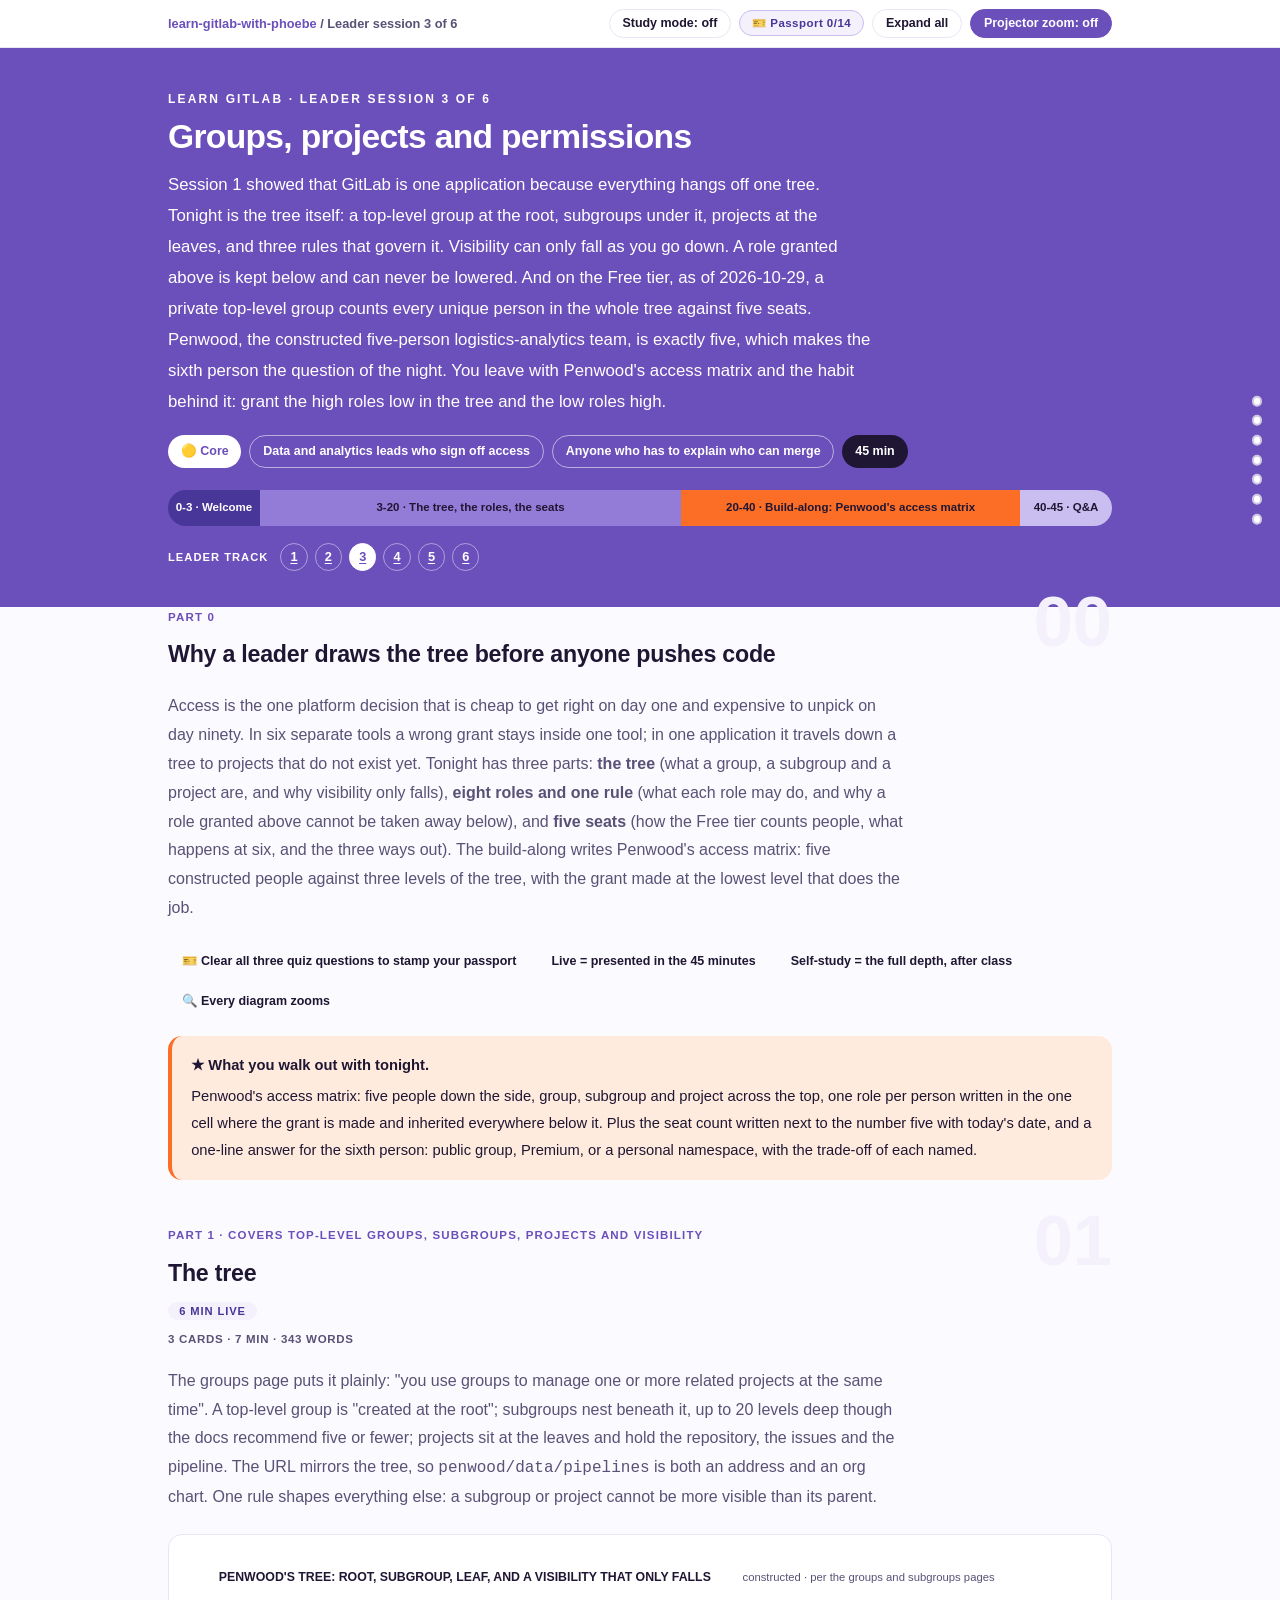
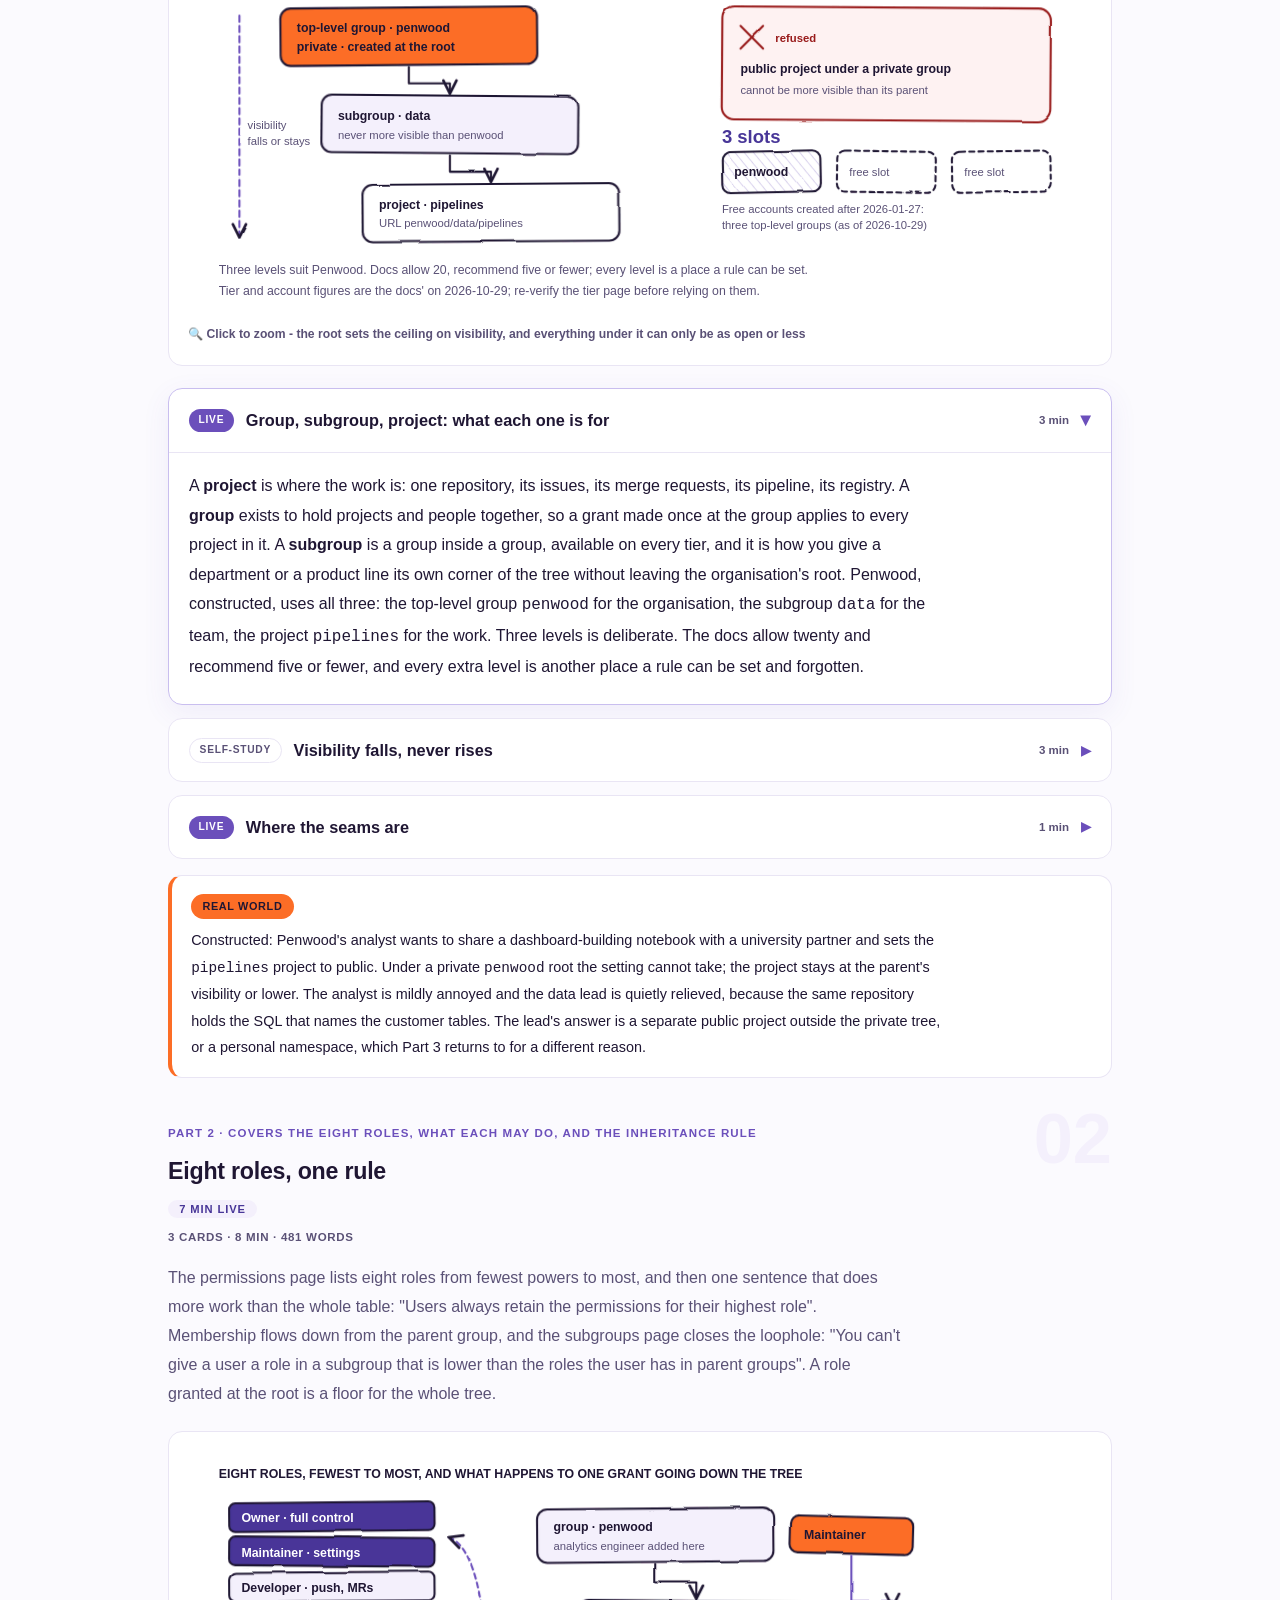
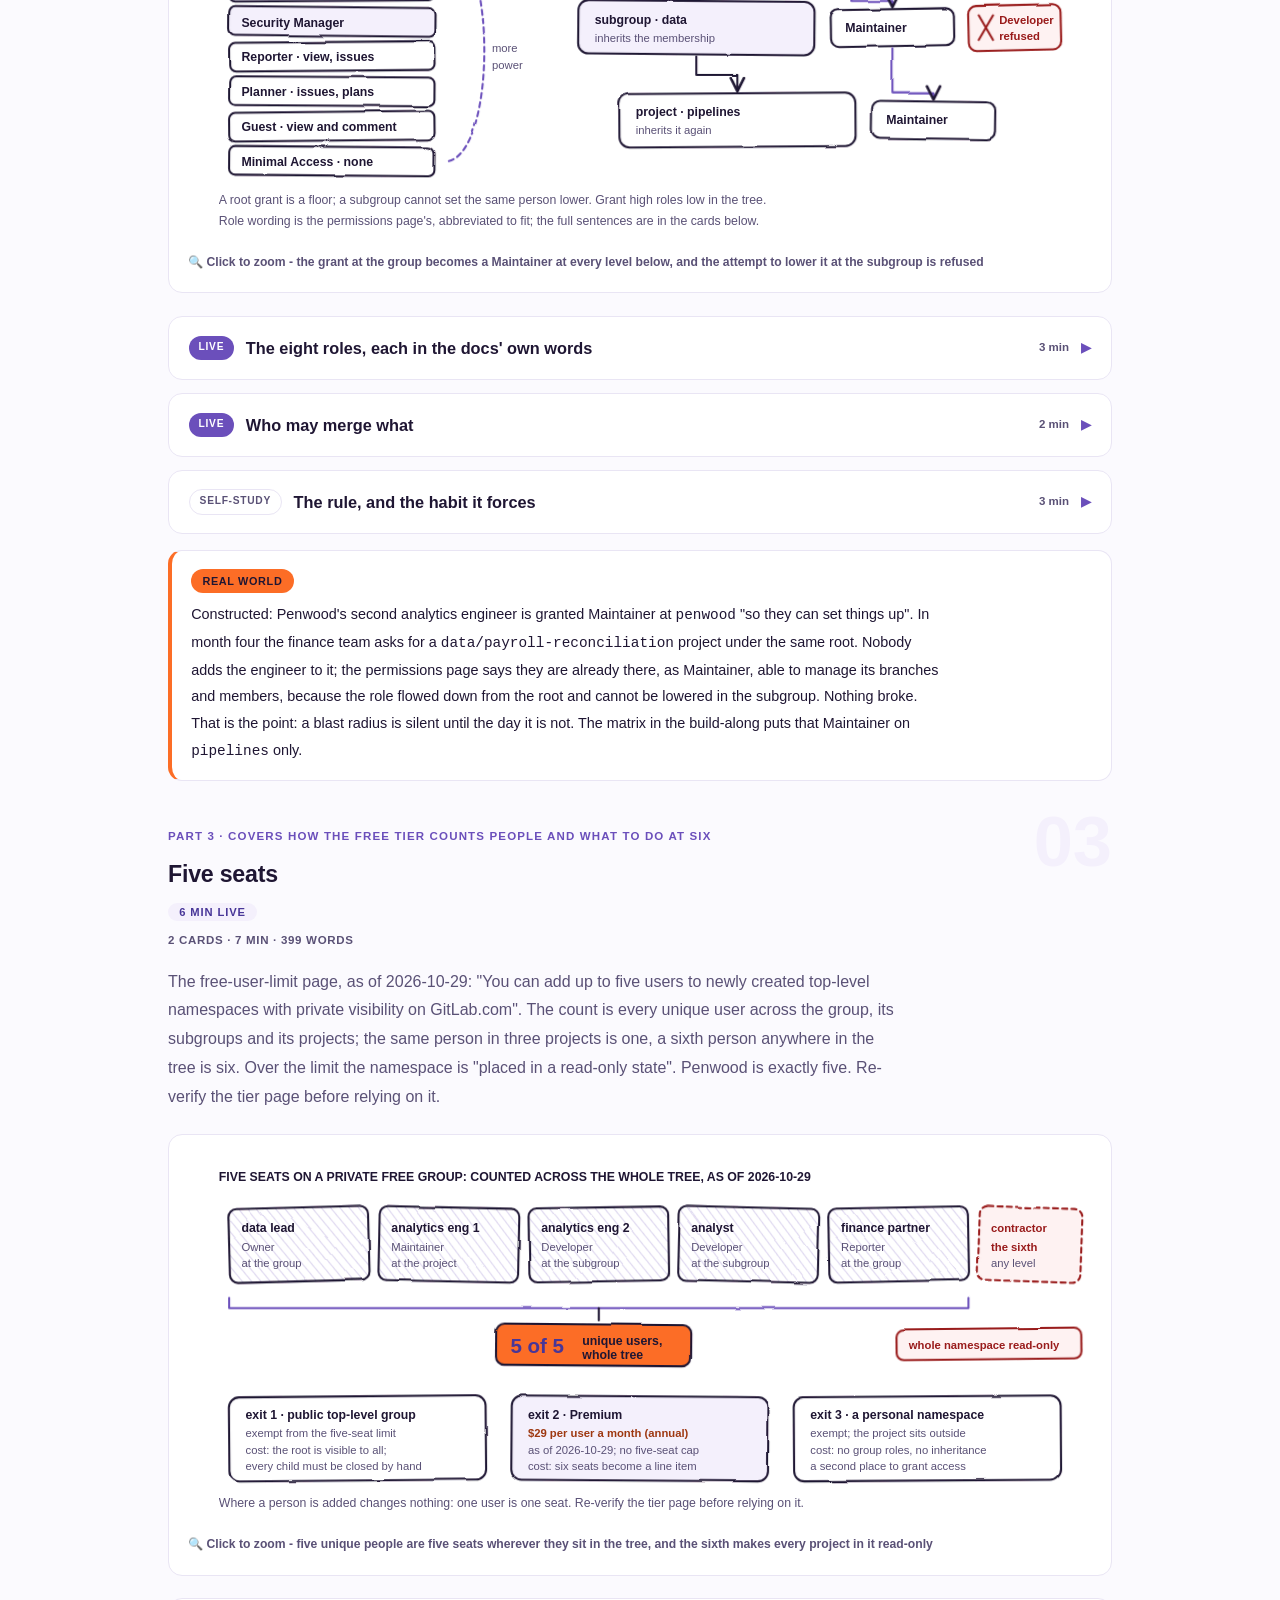
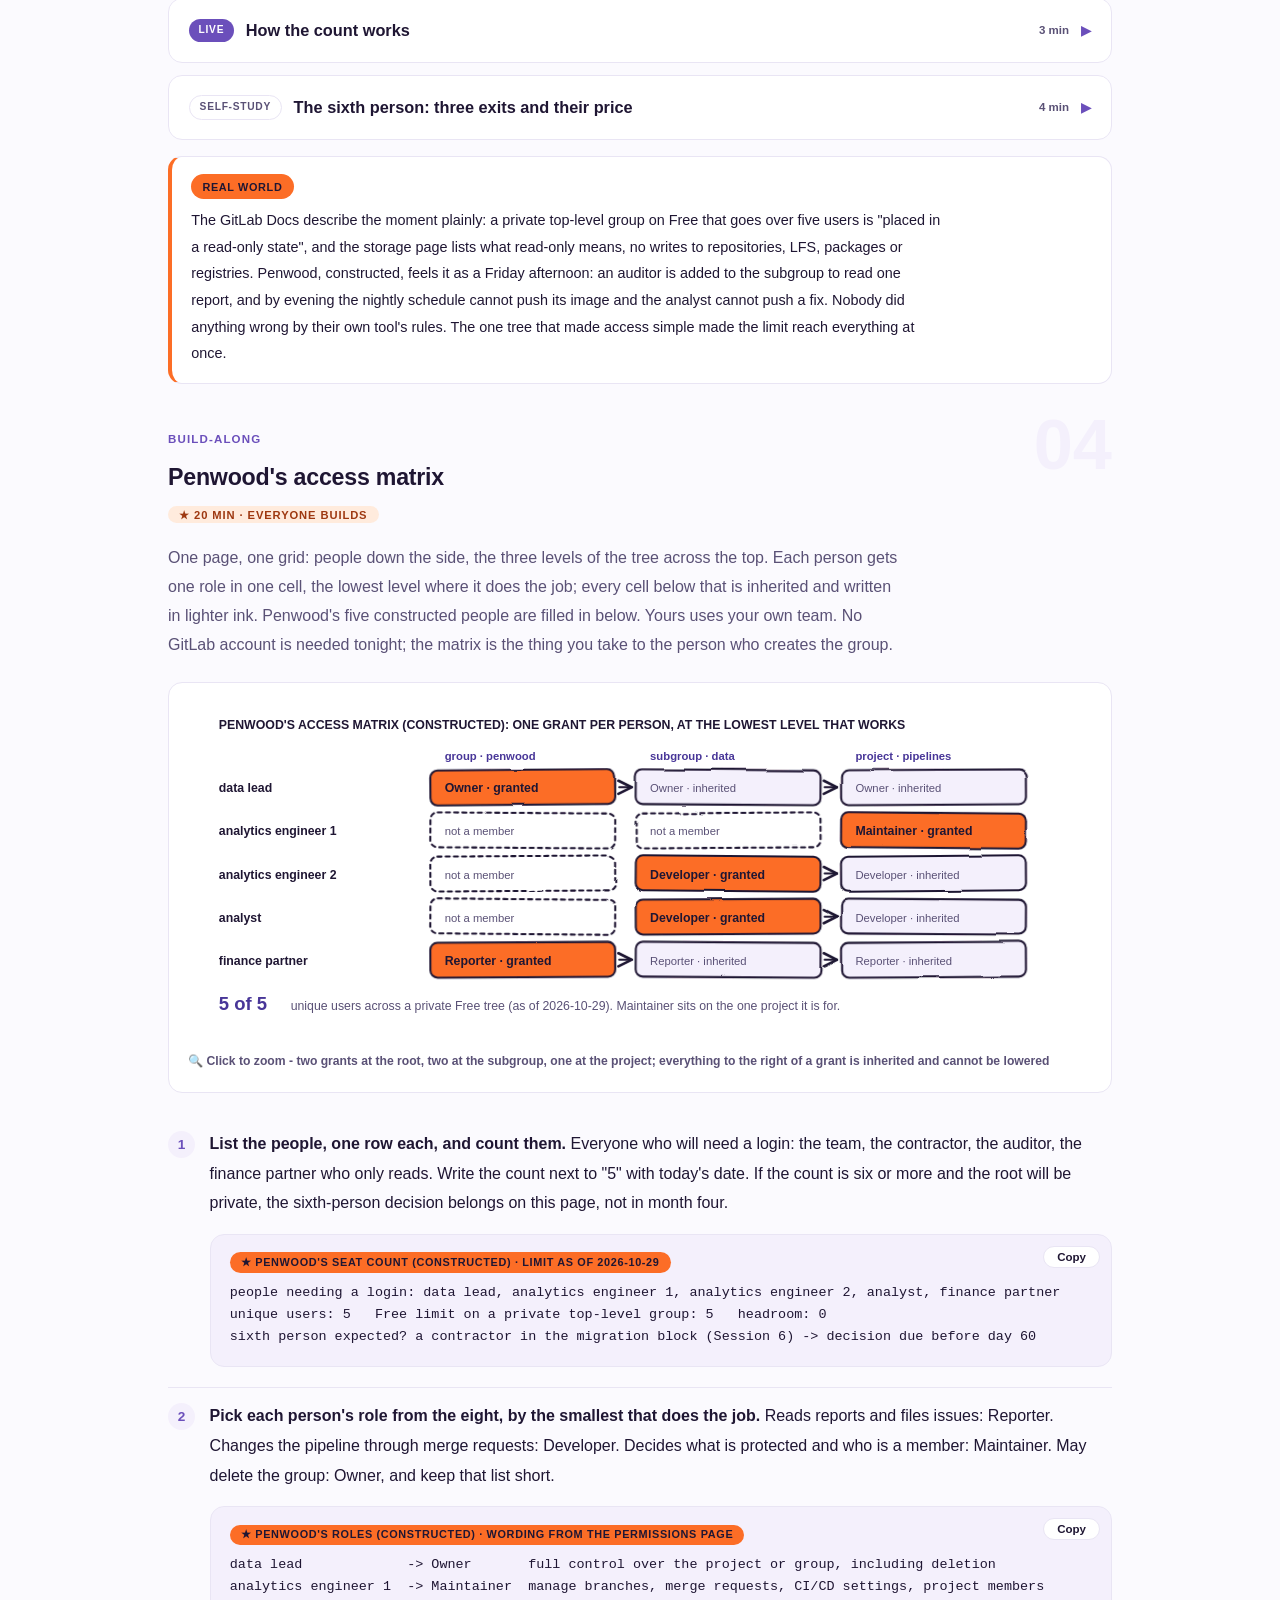
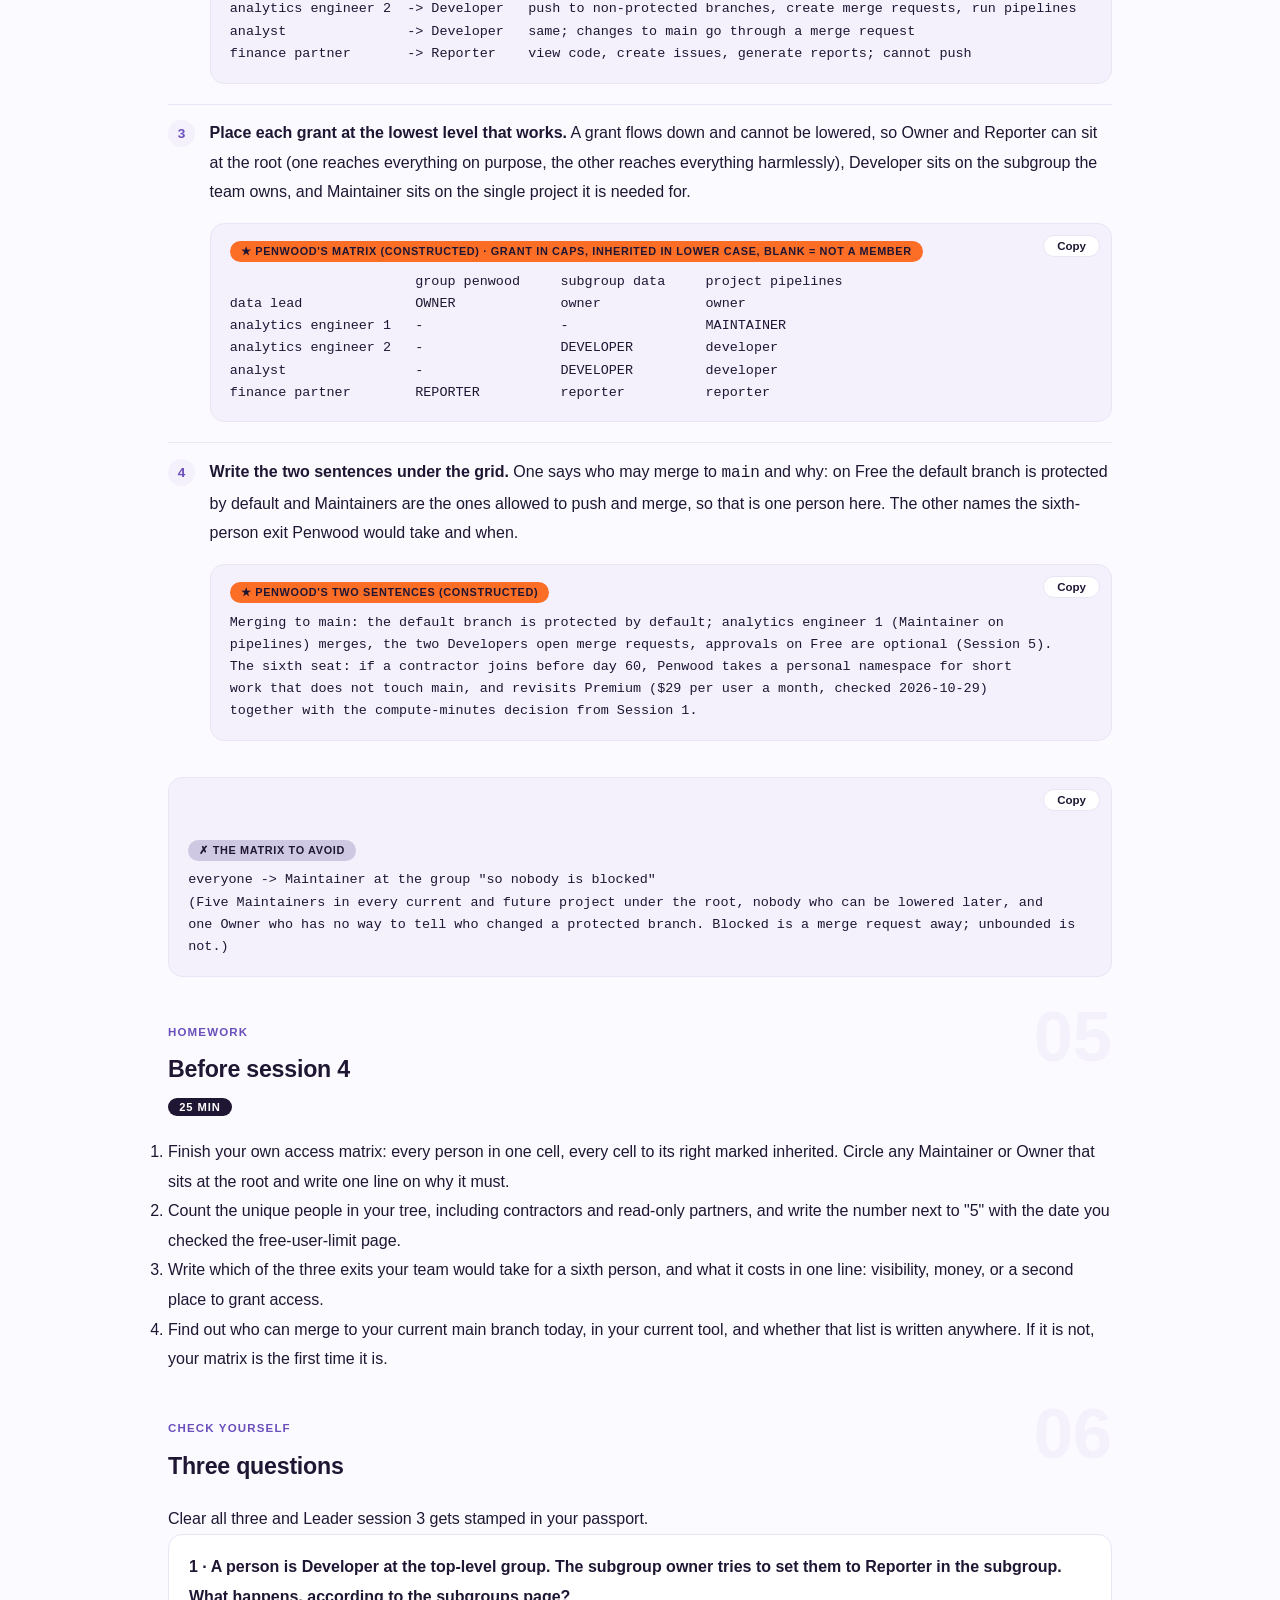
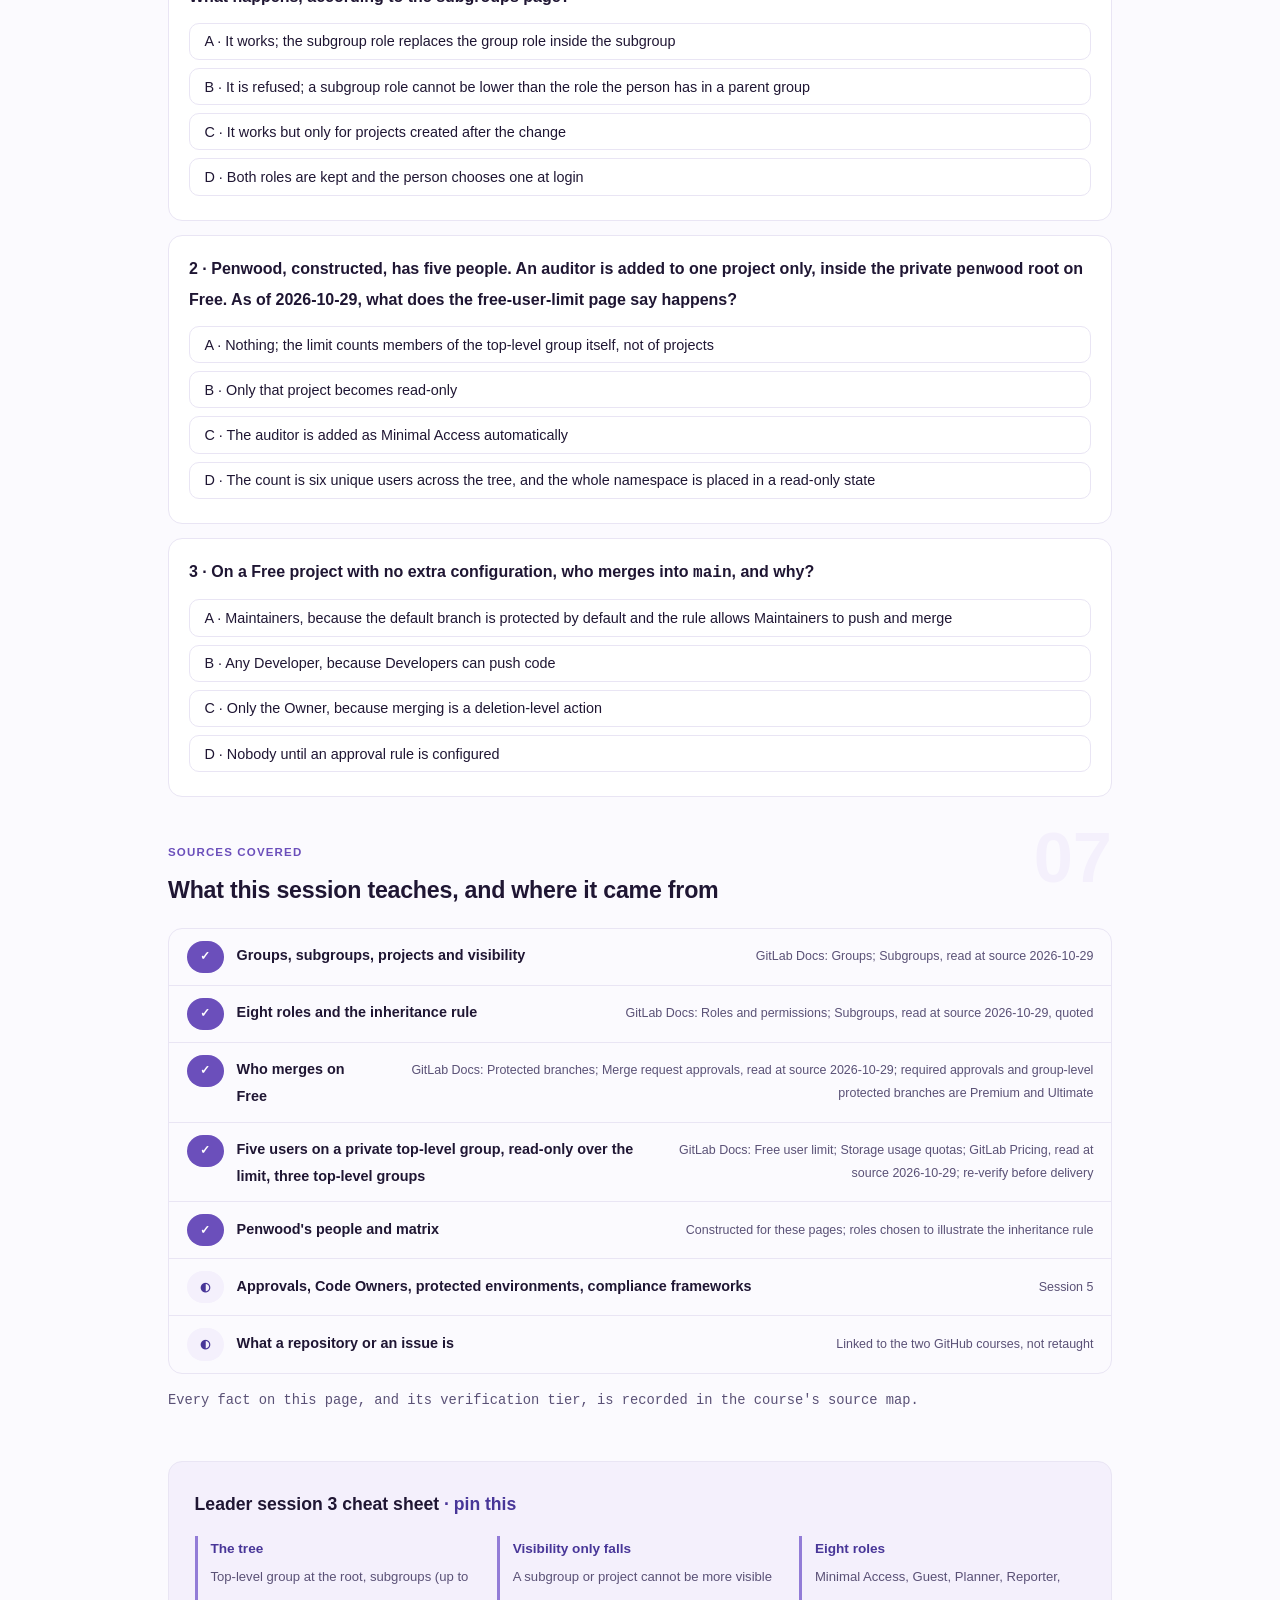
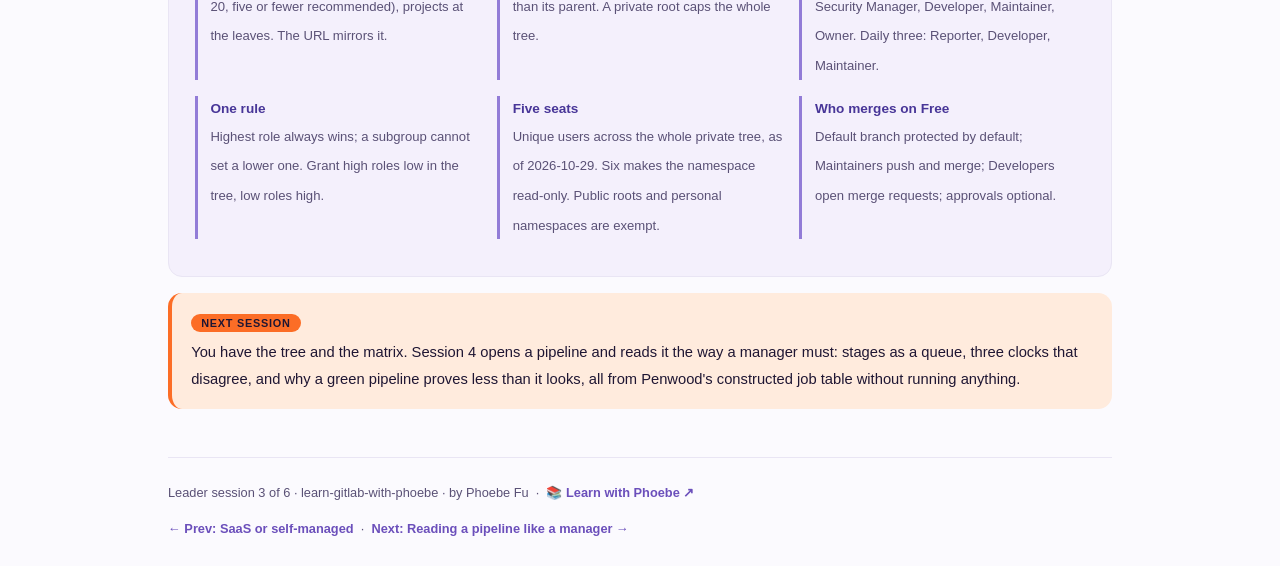
<file: courses/a3-groups-projects-permissions.html>
<!DOCTYPE html>
<html lang="en">
<head>
<meta charset="UTF-8">
<meta name="viewport" content="width=device-width, initial-scale=1.0">
<!-- social:start -->
<meta name="description" content="Leader session 3 of 6. The group, subgroup and project tree, visibility that can only fall down it, eight roles from Guest to Owner and the one inheritance rule, and the five-user limit on a private Free group as of 2026-10-29. Penwood, a constructed analytics team, writes its access matrix.">
<meta property="og:type" content="article">
<meta property="og:site_name" content="Learn with Phoebe">
<meta property="og:title" content="Groups, projects and permissions - learn gitlab with phoebe">
<meta property="og:description" content="Leader session 3 of 6. One tree, eight roles, one rule, five seats. Who may do what, granted once.">
<meta property="og:url" content="https://phoebefu6.github.io/learn-gitlab-with-phoebe/courses/a3-groups-projects-permissions.html">
<meta property="og:image" content="https://phoebefu6.github.io/learn-gitlab-with-phoebe/assets/og-cover.png">
<meta property="og:image:width" content="1200">
<meta property="og:image:height" content="630">
<meta name="twitter:card" content="summary_large_image">
<meta name="twitter:title" content="Groups, projects and permissions - learn gitlab with phoebe">
<meta name="twitter:description" content="Leader session 3 of 6. The tree, the roles, the inheritance rule and the five-seat wall on Free.">
<meta name="twitter:image" content="https://phoebefu6.github.io/learn-gitlab-with-phoebe/assets/og-cover.png">
<!-- social:end -->
<title>Leader session 3 · Groups, projects and permissions - learn gitlab with phoebe</title>
<link rel="stylesheet" href="../assets/style.css?v=1">
</head>
<body>

<div class="toolbar">
  <div class="wrap">
    <span class="crumb"><a href="../index.html">learn-gitlab-with-phoebe</a> / Leader session 3 of 6</span>
    <button class="btn" id="toggle-all" type="button">Expand all</button>
    <button class="btn primary" id="zoom-toggle" type="button">Projector zoom: off</button>
  </div>
</div>

<header class="masthead">
  <div class="wrap">
    <div class="eyebrow">Learn GitLab · Leader session 3 of 6</div>
    <h1>Groups, projects and <span class="accent">permissions</span></h1>
    <p class="sub">Session 1 showed that GitLab is one application because everything hangs off one tree. Tonight is the tree itself: a top-level group at the root, subgroups under it, projects at the leaves, and three rules that govern it. Visibility can only fall as you go down. A role granted above is kept below and can never be lowered. And on the Free tier, as of 2026-10-29, a private top-level group counts every unique person in the whole tree against five seats. Penwood, the constructed five-person logistics-analytics team, is exactly five, which makes the sixth person the question of the night. You leave with Penwood's access matrix and the habit behind it: grant the high roles low in the tree and the low roles high.</p>
    <div class="chip-row">
      <span class="chip level">🟡 Core</span>
      <span class="chip audience">Data and analytics leads who sign off access</span>
      <span class="chip audience">Anyone who has to explain who can merge</span>
      <span class="chip time">45 min</span>
    </div>
    <div class="agenda">
      <span class="a1" style="flex:1">0-3 · Welcome</span>
      <span class="a2" style="flex:5">3-20 · The tree, the roles, the seats</span>
      <span class="a3" style="flex:4">20-40 · Build-along: Penwood's access matrix</span>
      <span class="a4" style="flex:1">40-45 · Q&amp;A</span>
    </div>
  </div>
</header>

<main class="wrap">

  <section class="section" id="intro">
    <div class="section-kicker">
      <span class="klabel">Part 0</span>
      <h2>Why a leader draws the tree before anyone pushes code</h2>
    </div>
    <p class="lede">Access is the one platform decision that is cheap to get right on day one and expensive to unpick on day ninety. In six separate tools a wrong grant stays inside one tool; in one application it travels down a tree to projects that do not exist yet. Tonight has three parts: <strong>the tree</strong> (what a group, a subgroup and a project are, and why visibility only falls), <strong>eight roles and one rule</strong> (what each role may do, and why a role granted above cannot be taken away below), and <strong>five seats</strong> (how the Free tier counts people, what happens at six, and the three ways out). The build-along writes Penwood's access matrix: five constructed people against three levels of the tree, with the grant made at the lowest level that does the job.</p>

    <div class="legend">
      <span class="pill">🎫 Clear all three quiz questions to stamp your passport</span>
      <span class="pill">Live = presented in the 45 minutes</span>
      <span class="pill">Self-study = the full depth, after class</span>
      <span class="pill">🔍 Every diagram zooms</span>
    </div>

    <div class="callout win">
      <p><strong>★ What you walk out with tonight.</strong> Penwood's access matrix: five people down the side, group, subgroup and project across the top, one role per person written in the one cell where the grant is made and inherited everywhere below it. Plus the seat count written next to the number five with today's date, and a one-line answer for the sixth person: public group, Premium, or a personal namespace, with the trade-off of each named.</p>
    </div>
  </section>

  <section class="section" id="part-1">
    <div class="section-kicker">
      <span class="klabel">Part 1 · covers top-level groups, subgroups, projects and visibility</span>
      <h2>The tree</h2>
      <span class="tag concept">6 min live</span>
    </div>
    <p class="lede">The groups page puts it plainly: "you use groups to manage one or more related projects at the same time". A top-level group is "created at the root"; subgroups nest beneath it, up to 20 levels deep though the docs recommend five or fewer; projects sit at the leaves and hold the repository, the issues and the pipeline. The URL mirrors the tree, so <code>penwood/data/pipelines</code> is both an address and an org chart. One rule shapes everything else: a subgroup or project cannot be more visible than its parent.</p>

    <figure class="zoomable">
      <svg viewBox="0 0 880 350" xmlns="http://www.w3.org/2000/svg" role="img" aria-label="A hand-drawn tree for the constructed Penwood team. The top-level group penwood, private, is highlighted at the top. Under it a subgroup data, and under that a project pipelines, each stepped to the right. A dashed arrow down the left says visibility can fall or stay, never rise. At the right a struck-out panel shows a project set to public under a private group, refused. Below, three slots show that a new Free account may create three top-level groups, one of them taken by penwood.">
        <defs>
          <filter id="a3aSk" x="-3%" y="-3%" width="106%" height="106%"><feTurbulence type="fractalNoise" baseFrequency="0.02" numOctaves="2" seed="31" result="n"/><feDisplacementMap in="SourceGraphic" in2="n" scale="2.4" xChannelSelector="R" yChannelSelector="G"/></filter>
          <pattern id="a3aHc" patternUnits="userSpaceOnUse" width="7" height="7" patternTransform="rotate(-38)"><line x1="0" y1="0" x2="0" y2="7" stroke="#6B4FBB" stroke-width="1" opacity=".5"/></pattern>
          <marker id="a3aAr" viewBox="0 0 10 10" refX="9" refY="5" markerWidth="8" markerHeight="8" orient="auto"><path d="M1 1 L9 5 L1 9" fill="none" stroke="#1F1633" stroke-width="1.6" stroke-linecap="round"/></marker>
        </defs>
        <style>
          .a3aH { font: 800 12px Inter, sans-serif; fill: #1F1633; }
          .a3aL { font: 600 12px Inter, sans-serif; fill: #1F1633; }
          .a3aS { font: 400 11px Inter, sans-serif; fill: #5A5176; }
          .a3aV { font: 800 18px Inter, sans-serif; fill: #483698; }
          .a3aR { font: 800 11px Inter, sans-serif; fill: #991B1B; }
          .a3aN { font: 400 12px Inter, sans-serif; fill: #5A5176; }
        </style>

        <text class="a3aH" x="30" y="26">PENWOOD'S TREE: ROOT, SUBGROUP, LEAF, AND A VISIBILITY THAT ONLY FALLS</text>
        <text class="a3aS" x="540" y="26">constructed · per the groups and subgroups pages</text>

        <g filter="url(#a3aSk)" fill="none" stroke="#1F1633" stroke-width="2" stroke-linecap="round" stroke-linejoin="round">
          <rect x="90" y="52" width="250" height="56" rx="10" transform="rotate(-0.5 215 80)" fill="#FC6D26"/>
          <rect x="130" y="138" width="250" height="56" rx="10" transform="rotate(0.5 255 166)" fill="#F4F0FC"/>
          <rect x="170" y="224" width="250" height="56" rx="10" transform="rotate(-0.4 295 252)" fill="#FFFFFF"/>
          <path d="M215 110 L215 126 L255 126 L255 136" marker-end="url(#a3aAr)"/>
          <path d="M255 196 L255 212 L295 212 L295 222" marker-end="url(#a3aAr)"/>
          <path d="M50 60 L50 276" stroke="#6B4FBB" stroke-dasharray="6 4" marker-end="url(#a3aAr)"/>
          <rect x="520" y="52" width="320" height="110" rx="12" transform="rotate(0.4 680 107)" fill="#FEF2F2" stroke="#991B1B"/>
          <path d="M538 70 L560 92 M560 70 L538 92" stroke="#991B1B"/>
          <rect x="520" y="192" width="96" height="40" rx="8" transform="rotate(-1.2 568 212)" fill="url(#a3aHc)"/>
          <rect x="632" y="192" width="96" height="40" rx="8" transform="rotate(0.9 680 212)" fill="#FFFFFF" stroke-dasharray="5 4"/>
          <rect x="744" y="192" width="96" height="40" rx="8" transform="rotate(-0.8 792 212)" fill="#FFFFFF" stroke-dasharray="5 4"/>
        </g>

        <text class="a3aL" x="106" y="76">top-level group · penwood</text>
        <text class="a3aL" x="106" y="94">private · created at the root</text>
        <text class="a3aL" x="146" y="162">subgroup · data</text>
        <text class="a3aS" x="146" y="180">never more visible than penwood</text>
        <text class="a3aL" x="186" y="248">project · pipelines</text>
        <text class="a3aS" x="186" y="266">URL penwood/data/pipelines</text>

        <text class="a3aS" x="58" y="170">visibility</text>
        <text class="a3aS" x="58" y="186">falls or stays</text>

        <text class="a3aR" x="572" y="86">refused</text>
        <text class="a3aL" x="538" y="116">public project under a private group</text>
        <text class="a3aS" x="538" y="136">cannot be more visible than its parent</text>

        <text class="a3aV" x="520" y="184">3 slots</text>
        <text class="a3aL" x="532" y="216">penwood</text>
        <text class="a3aS" x="644" y="216">free slot</text>
        <text class="a3aS" x="756" y="216">free slot</text>
        <text class="a3aS" x="520" y="252">Free accounts created after 2026-01-27:</text>
        <text class="a3aS" x="520" y="268">three top-level groups (as of 2026-10-29)</text>

        <text class="a3aN" x="30" y="312">Three levels suit Penwood. Docs allow 20, recommend five or fewer; every level is a place a rule can be set.</text>
        <text class="a3aN" x="30" y="332">Tier and account figures are the docs' on 2026-10-29; re-verify the tier page before relying on them.</text>
      </svg>
      <figcaption>🔍 Click to zoom - the root sets the ceiling on visibility, and everything under it can only be as open or less</figcaption>
    </figure>

    <details class="card" open>
      <summary><span class="mode live">Live</span> Group, subgroup, project: what each one is for <span class="mini">3 min</span><span class="caret">▶</span></summary>
      <div class="body">
        <p>A <strong>project</strong> is where the work is: one repository, its issues, its merge requests, its pipeline, its registry. A <strong>group</strong> exists to hold projects and people together, so a grant made once at the group applies to every project in it. A <strong>subgroup</strong> is a group inside a group, available on every tier, and it is how you give a department or a product line its own corner of the tree without leaving the organisation's root. Penwood, constructed, uses all three: the top-level group <code>penwood</code> for the organisation, the subgroup <code>data</code> for the team, the project <code>pipelines</code> for the work. Three levels is deliberate. The docs allow twenty and recommend five or fewer, and every extra level is another place a rule can be set and forgotten.</p>
      </div>
    </details>

    <details class="card">
      <summary><span class="mode self">Self-study</span> Visibility falls, never rises <span class="mini">3 min</span><span class="caret">▶</span></summary>
      <div class="body">
        <p>The subgroups page states the rule: a subgroup or project cannot be more visible than its parent. So a private top-level group caps everything under it at private, however the project's own setting reads. That is a safety property for a data team whose repositories hold query logic over customer tables; nobody can accidentally open a leaf to the world when the root is closed. It is also a constraint on the Free tier's five-seat limit, which applies to private top-level groups only: a team that wants the public-group exemption has to make the root public, and then every subgroup and project inherits that ceiling and has to be closed one by one if it should stay private. Part 3 weighs that trade.</p>
        <p>The user-limit page adds one more root-level fact for new accounts: those created on Free after 2026-01-27 can create three top-level groups. Treat that as a design budget, not a nuisance; one root per organisation is the shape the inheritance rule rewards.</p>
      </div>
    </details>

    <details class="card">
      <summary><span class="mode live">Live</span> Where the seams are <span class="mini">1 min</span><span class="caret">▶</span></summary>
      <div class="body">
        <p>What a repository is and what an issue is, for people who do not code, lives in <a href="https://phoebefu6.github.io/learn-github-with-phoebe/">the GitHub course</a>; how git itself tracks changes lives in <a href="https://phoebefu6.github.io/learn-github-for-builders-with-phoebe/courses/01-git-under-the-hood.html">GitHub for builders</a>. This page takes the other side: only the tree GitLab builds above the repository, and the permissions that travel down it.</p>
      </div>
    </details>

    <div class="callout example">
      <span class="ex-pill">Real world</span>
      <p>Constructed: Penwood's analyst wants to share a dashboard-building notebook with a university partner and sets the <code>pipelines</code> project to public. Under a private <code>penwood</code> root the setting cannot take; the project stays at the parent's visibility or lower. The analyst is mildly annoyed and the data lead is quietly relieved, because the same repository holds the SQL that names the customer tables. The lead's answer is a separate public project outside the private tree, or a personal namespace, which Part 3 returns to for a different reason.</p>
    </div>
  </section>

  <section class="section" id="part-2">
    <div class="section-kicker">
      <span class="klabel">Part 2 · covers the eight roles, what each may do, and the inheritance rule</span>
      <h2>Eight roles, one rule</h2>
      <span class="tag concept">7 min live</span>
    </div>
    <p class="lede">The permissions page lists eight roles from fewest powers to most, and then one sentence that does more work than the whole table: "Users always retain the permissions for their highest role". Membership flows down from the parent group, and the subgroups page closes the loophole: "You can't give a user a role in a subgroup that is lower than the roles the user has in parent groups". A role granted at the root is a floor for the whole tree.</p>

    <figure class="zoomable">
      <svg viewBox="0 0 880 380" xmlns="http://www.w3.org/2000/svg" role="img" aria-label="A hand-drawn ladder of the eight roles on the left, Minimal Access at the bottom up to Owner at the top. In the middle, the Penwood tree: an analytics engineer granted Maintainer at the group, highlighted; the grant flows down to the subgroup and project as Maintainer. A struck-out attempt to set the same person to Developer at the subgroup is refused, because a subgroup role cannot be lower than the parent's. A note says grant high roles low in the tree.">
        <defs>
          <filter id="a3bSk" x="-3%" y="-3%" width="106%" height="106%"><feTurbulence type="fractalNoise" baseFrequency="0.02" numOctaves="2" seed="37" result="n"/><feDisplacementMap in="SourceGraphic" in2="n" scale="2.4" xChannelSelector="R" yChannelSelector="G"/></filter>
          <pattern id="a3bHc" patternUnits="userSpaceOnUse" width="7" height="7" patternTransform="rotate(-38)"><line x1="0" y1="0" x2="0" y2="7" stroke="#6B4FBB" stroke-width="1" opacity=".5"/></pattern>
          <marker id="a3bAr" viewBox="0 0 10 10" refX="9" refY="5" markerWidth="8" markerHeight="8" orient="auto"><path d="M1 1 L9 5 L1 9" fill="none" stroke="#1F1633" stroke-width="1.6" stroke-linecap="round"/></marker>
        </defs>
        <style>
          .a3bH { font: 800 12px Inter, sans-serif; fill: #1F1633; }
          .a3bL { font: 600 12px Inter, sans-serif; fill: #1F1633; }
          .a3bS { font: 400 11px Inter, sans-serif; fill: #5A5176; }
          .a3bW { font: 800 12px Inter, sans-serif; fill: #FFFFFF; }
          .a3bR { font: 800 11px Inter, sans-serif; fill: #991B1B; }
          .a3bN { font: 400 12px Inter, sans-serif; fill: #5A5176; }
        </style>

        <text class="a3bH" x="30" y="26">EIGHT ROLES, FEWEST TO MOST, AND WHAT HAPPENS TO ONE GRANT GOING DOWN THE TREE</text>

        <g filter="url(#a3bSk)" fill="none" stroke="#1F1633" stroke-width="2" stroke-linecap="round" stroke-linejoin="round">
          <rect x="40" y="50" width="200" height="28" rx="6" transform="rotate(-0.6 140 64)" fill="#483698"/>
          <rect x="40" y="84" width="200" height="28" rx="6" transform="rotate(0.5 140 98)" fill="#483698"/>
          <rect x="40" y="118" width="200" height="28" rx="6" transform="rotate(-0.4 140 132)" fill="#F4F0FC"/>
          <rect x="40" y="152" width="200" height="28" rx="6" transform="rotate(0.6 140 166)" fill="#F4F0FC"/>
          <rect x="40" y="186" width="200" height="28" rx="6" transform="rotate(-0.5 140 200)" fill="#FFFFFF"/>
          <rect x="40" y="220" width="200" height="28" rx="6" transform="rotate(0.4 140 234)" fill="#FFFFFF"/>
          <rect x="40" y="254" width="200" height="28" rx="6" transform="rotate(-0.6 140 268)" fill="#FFFFFF"/>
          <rect x="40" y="288" width="200" height="28" rx="6" transform="rotate(0.5 140 302)" fill="#FFFFFF"/>
          <path d="M254 302 C 300 290, 300 100, 254 84" stroke="#6B4FBB" stroke-dasharray="5 4" marker-end="url(#a3bAr)"/>

          <rect x="340" y="56" width="230" height="52" rx="10" transform="rotate(-0.5 455 82)" fill="#F4F0FC"/>
          <rect x="380" y="146" width="230" height="52" rx="10" transform="rotate(0.5 495 172)" fill="#F4F0FC"/>
          <rect x="420" y="236" width="230" height="52" rx="10" transform="rotate(-0.4 535 262)" fill="#FFFFFF"/>
          <path d="M455 110 L455 128 L495 128 L495 144" marker-end="url(#a3bAr)"/>
          <path d="M495 200 L495 218 L535 218 L535 234" marker-end="url(#a3bAr)"/>
          <rect x="586" y="64" width="120" height="36" rx="8" transform="rotate(1.5 646 82)" fill="#FC6D26"/>
          <rect x="626" y="154" width="120" height="36" rx="8" transform="rotate(-1 686 172)" fill="#FFFFFF"/>
          <rect x="666" y="244" width="120" height="36" rx="8" transform="rotate(0.8 726 262)" fill="#FFFFFF"/>
          <path d="M646 102 L646 146 L686 146 L686 152" stroke="#6B4FBB" marker-end="url(#a3bAr)"/>
          <path d="M686 192 L686 236 L726 236 L726 242" stroke="#6B4FBB" marker-end="url(#a3bAr)"/>
          <rect x="760" y="150" width="90" height="44" rx="8" transform="rotate(-1.4 805 172)" fill="#FEF2F2" stroke="#991B1B"/>
          <path d="M770 160 L784 184 M784 160 L770 184" stroke="#991B1B"/>
        </g>

        <text class="a3bW" x="52" y="69">Owner · full control</text>
        <text class="a3bW" x="52" y="103">Maintainer · settings</text>
        <text class="a3bL" x="52" y="137">Developer · push, MRs</text>
        <text class="a3bL" x="52" y="171">Security Manager</text>
        <text class="a3bL" x="52" y="205">Reporter · view, issues</text>
        <text class="a3bL" x="52" y="239">Planner · issues, plans</text>
        <text class="a3bL" x="52" y="273">Guest · view and comment</text>
        <text class="a3bL" x="52" y="307">Minimal Access · none</text>
        <text class="a3bS" x="296" y="196">more</text>
        <text class="a3bS" x="296" y="212">power</text>

        <text class="a3bL" x="356" y="78">group · penwood</text>
        <text class="a3bS" x="356" y="96">analytics engineer added here</text>
        <text class="a3bL" x="396" y="168">subgroup · data</text>
        <text class="a3bS" x="396" y="186">inherits the membership</text>
        <text class="a3bL" x="436" y="258">project · pipelines</text>
        <text class="a3bS" x="436" y="276">inherits it again</text>

        <text class="a3bL" x="600" y="86">Maintainer</text>
        <text class="a3bL" x="640" y="176">Maintainer</text>
        <text class="a3bL" x="680" y="266">Maintainer</text>
        <text class="a3bR" x="790" y="168">Developer</text>
        <text class="a3bR" x="790" y="184">refused</text>

        <text class="a3bN" x="30" y="344">A root grant is a floor; a subgroup cannot set the same person lower. Grant high roles low in the tree.</text>
        <text class="a3bN" x="30" y="364">Role wording is the permissions page's, abbreviated to fit; the full sentences are in the cards below.</text>
      </svg>
      <figcaption>🔍 Click to zoom - the grant at the group becomes a Maintainer at every level below, and the attempt to lower it at the subgroup is refused</figcaption>
    </figure>

    <details class="card">
      <summary><span class="mode live">Live</span> The eight roles, each in the docs' own words <span class="mini">3 min</span><span class="caret">▶</span></summary>
      <div class="body">
        <p>Fewest to most. <strong>Minimal Access</strong> grants none of the table's permissions; it is a way to be in the tree without seeing anything in it. <strong>Guest</strong> can "View and comment on issues and epics. Cannot push code". <strong>Planner</strong> creates and manages issues, epics, milestones and iterations. <strong>Reporter</strong> can "View code, create issues, and generate reports". <strong>Security Manager</strong> manages vulnerabilities and compliance settings. <strong>Developer</strong> can "Push code to non-protected branches, create merge requests, and run CI/CD pipelines". <strong>Maintainer</strong> can "Manage branches, merge requests, CI/CD settings, and project members. Cannot delete the project". <strong>Owner</strong> has "Full control over the project or group, including deletion".</p>
        <p>For a data team the daily three are Reporter, Developer and Maintainer. Reporter is for the people who read the quality report and file an issue when a number looks wrong. Developer is for the people who change the pipeline, and the key phrase is non-protected branches: a Developer changes <code>main</code> only through a merge request. Maintainer is for the one or two who decide what is protected and who is in the project. Owner is for whoever may delete the thing, and that should be a short list.</p>
      </div>
    </details>

    <details class="card">
      <summary><span class="mode live">Live</span> Who may merge what <span class="mini">2 min</span><span class="caret">▶</span></summary>
      <div class="body">
        <p>The protected-branches page says "The default branch for your repository is protected by default", and a new protection rule selects Maintainers for "Allowed to push and merge", with force push off. Put those two pages together and you have the Free tier's control point without configuring anything: Developers push to feature branches and open merge requests; Maintainers merge into <code>main</code>. Approvals on Free are optional, since users with at least Developer can approve and "These approvals are optional and don't prevent merging without approval"; required approval rules and Code Owner approval are Premium and Ultimate. Group-level protected branches, one rule for every project in the group, are Premium and Ultimate too; on Free you set the rule per project. Session 5 turns this into Penwood's control list.</p>
      </div>
    </details>

    <details class="card">
      <summary><span class="mode self">Self-study</span> The rule, and the habit it forces <span class="mini">3 min</span><span class="caret">▶</span></summary>
      <div class="body">
        <p>Two sentences from the docs, read together. "Users always retain the permissions for their highest role", and "You can't give a user a role in a subgroup that is lower than the roles the user has in parent groups". The first means a person who is Maintainer at the group and Reporter in some project is a Maintainer in that project, because the highest role wins. The second means you cannot even record the lower role in a subgroup. Inheritance only adds; nothing below the grant can subtract. The habit that follows is the whole of tonight's build-along: make a grant at the lowest level where it does the job. Reporter for someone who reads everything can sit at the root, because Reporter reaching every future project costs little. Maintainer should sit on the project it is needed for, because Maintainer reaching every future project is a quiet way to lose track of who can change a protected branch six months from now.</p>
      </div>
    </details>

    <div class="callout example">
      <span class="ex-pill">Real world</span>
      <p>Constructed: Penwood's second analytics engineer is granted Maintainer at <code>penwood</code> "so they can set things up". In month four the finance team asks for a <code>data/payroll-reconciliation</code> project under the same root. Nobody adds the engineer to it; the permissions page says they are already there, as Maintainer, able to manage its branches and members, because the role flowed down from the root and cannot be lowered in the subgroup. Nothing broke. That is the point: a blast radius is silent until the day it is not. The matrix in the build-along puts that Maintainer on <code>pipelines</code> only.</p>
    </div>
  </section>

  <section class="section" id="part-3">
    <div class="section-kicker">
      <span class="klabel">Part 3 · covers how the Free tier counts people and what to do at six</span>
      <h2>Five seats</h2>
      <span class="tag concept">6 min live</span>
    </div>
    <p class="lede">The free-user-limit page, as of 2026-10-29: "You can add up to five users to newly created top-level namespaces with private visibility on GitLab.com". The count is every unique user across the group, its subgroups and its projects; the same person in three projects is one, a sixth person anywhere in the tree is six. Over the limit the namespace is "placed in a read-only state". Penwood is exactly five. Re-verify the tier page before relying on it.</p>

    <figure class="zoomable">
      <svg viewBox="0 0 880 360" xmlns="http://www.w3.org/2000/svg" role="img" aria-label="A hand-drawn counter. Five people drawn as hatched cards in a row, each tagged with where in the Penwood tree they were added: group, group, subgroup, project, group. A bracket under them reads five unique users, counted across the whole tree. A sixth dashed card at the right is marked read-only for the whole namespace. Below, three exit boxes: a public top-level group, exempt but visible to everyone; Premium at 29 dollars per user a month billed annually; a personal namespace outside the tree, exempt but outside the group's roles.">
        <defs>
          <filter id="a3cSk" x="-3%" y="-3%" width="106%" height="106%"><feTurbulence type="fractalNoise" baseFrequency="0.02" numOctaves="2" seed="41" result="n"/><feDisplacementMap in="SourceGraphic" in2="n" scale="2.4" xChannelSelector="R" yChannelSelector="G"/></filter>
          <pattern id="a3cHc" patternUnits="userSpaceOnUse" width="7" height="7" patternTransform="rotate(-38)"><line x1="0" y1="0" x2="0" y2="7" stroke="#6B4FBB" stroke-width="1" opacity=".5"/></pattern>
          <marker id="a3cAr" viewBox="0 0 10 10" refX="9" refY="5" markerWidth="8" markerHeight="8" orient="auto"><path d="M1 1 L9 5 L1 9" fill="none" stroke="#1F1633" stroke-width="1.6" stroke-linecap="round"/></marker>
        </defs>
        <style>
          .a3cH { font: 800 12px Inter, sans-serif; fill: #1F1633; }
          .a3cL { font: 600 12px Inter, sans-serif; fill: #1F1633; }
          .a3cS { font: 400 11px Inter, sans-serif; fill: #5A5176; }
          .a3cV { font: 800 20px Inter, sans-serif; fill: #483698; }
          .a3cB { font: 800 11px Inter, sans-serif; fill: #9E3811; }
          .a3cR { font: 800 11px Inter, sans-serif; fill: #991B1B; }
          .a3cN { font: 400 12px Inter, sans-serif; fill: #5A5176; }
        </style>

        <text class="a3cH" x="30" y="26">FIVE SEATS ON A PRIVATE FREE GROUP: COUNTED ACROSS THE WHOLE TREE, AS OF 2026-10-29</text>

        <g filter="url(#a3cSk)" fill="none" stroke="#1F1633" stroke-width="2" stroke-linecap="round" stroke-linejoin="round">
          <rect x="40" y="52" width="136" height="72" rx="8" transform="rotate(-1.5 108 88)" fill="url(#a3cHc)"/>
          <rect x="186" y="52" width="136" height="72" rx="8" transform="rotate(1.2 254 88)" fill="url(#a3cHc)"/>
          <rect x="332" y="52" width="136" height="72" rx="8" transform="rotate(-0.9 400 88)" fill="url(#a3cHc)"/>
          <rect x="478" y="52" width="136" height="72" rx="8" transform="rotate(1.4 546 88)" fill="url(#a3cHc)"/>
          <rect x="624" y="52" width="136" height="72" rx="8" transform="rotate(-1.1 692 88)" fill="url(#a3cHc)"/>
          <path d="M40 140 L40 150 L760 150 L760 140" stroke="#6B4FBB"/>
          <path d="M400 150 L400 162"/>
          <rect x="770" y="52" width="100" height="72" rx="8" transform="rotate(2 820 88)" fill="#FEF2F2" stroke="#991B1B" stroke-dasharray="5 4"/>
          <rect x="690" y="170" width="180" height="30" rx="7" transform="rotate(-0.6 780 185)" fill="#FEF2F2" stroke="#991B1B"/>
          <rect x="300" y="166" width="190" height="40" rx="8" transform="rotate(0.5 395 186)" fill="#FC6D26"/>
          <rect x="40" y="236" width="250" height="82" rx="10" transform="rotate(-0.5 165 277)" fill="#FFFFFF"/>
          <rect x="315" y="236" width="250" height="82" rx="10" transform="rotate(0.4 440 277)" fill="#F4F0FC"/>
          <rect x="590" y="236" width="260" height="82" rx="10" transform="rotate(-0.4 720 277)" fill="#FFFFFF"/>
        </g>

        <text class="a3cL" x="52" y="76">data lead</text>
        <text class="a3cS" x="52" y="94">Owner</text>
        <text class="a3cS" x="52" y="110">at the group</text>
        <text class="a3cL" x="198" y="76">analytics eng 1</text>
        <text class="a3cS" x="198" y="94">Maintainer</text>
        <text class="a3cS" x="198" y="110">at the project</text>
        <text class="a3cL" x="344" y="76">analytics eng 2</text>
        <text class="a3cS" x="344" y="94">Developer</text>
        <text class="a3cS" x="344" y="110">at the subgroup</text>
        <text class="a3cL" x="490" y="76">analyst</text>
        <text class="a3cS" x="490" y="94">Developer</text>
        <text class="a3cS" x="490" y="110">at the subgroup</text>
        <text class="a3cL" x="636" y="76">finance partner</text>
        <text class="a3cS" x="636" y="94">Reporter</text>
        <text class="a3cS" x="636" y="110">at the group</text>

        <text class="a3cR" x="782" y="76">contractor</text>
        <text class="a3cR" x="782" y="94">the sixth</text>
        <text class="a3cS" x="782" y="110">any level</text>
        <text class="a3cR" x="702" y="190">whole namespace read-only</text>

        <text class="a3cV" x="314" y="194">5 of 5</text>
        <text class="a3cL" x="384" y="186">unique users,</text>
        <text class="a3cL" x="384" y="200">whole tree</text>

        <text class="a3cL" x="56" y="258">exit 1 · public top-level group</text>
        <text class="a3cS" x="56" y="276">exempt from the five-seat limit</text>
        <text class="a3cS" x="56" y="292">cost: the root is visible to all;</text>
        <text class="a3cS" x="56" y="308">every child must be closed by hand</text>
        <text class="a3cL" x="331" y="258">exit 2 · Premium</text>
        <text class="a3cB" x="331" y="276">$29 per user a month (annual)</text>
        <text class="a3cS" x="331" y="292">as of 2026-10-29; no five-seat cap</text>
        <text class="a3cS" x="331" y="308">cost: six seats become a line item</text>
        <text class="a3cL" x="606" y="258">exit 3 · a personal namespace</text>
        <text class="a3cS" x="606" y="276">exempt; the project sits outside</text>
        <text class="a3cS" x="606" y="292">cost: no group roles, no inheritance</text>
        <text class="a3cS" x="606" y="308">a second place to grant access</text>

        <text class="a3cN" x="30" y="344">Where a person is added changes nothing: one user is one seat. Re-verify the tier page before relying on it.</text>
      </svg>
      <figcaption>🔍 Click to zoom - five unique people are five seats wherever they sit in the tree, and the sixth makes every project in it read-only</figcaption>
    </figure>

    <details class="card">
      <summary><span class="mode live">Live</span> How the count works <span class="mini">3 min</span><span class="caret">▶</span></summary>
      <div class="body">
        <p>Three facts from the user-limit page, read on 2026-10-29. The limit applies to "newly created top-level namespaces with private visibility on GitLab.com", so a private root is what triggers it. The count is unique users across the whole tree: the group, every subgroup and every project. And the consequence of going over is that the namespace is "placed in a read-only state", which the storage page describes in the same terms: no writes to repositories, LFS, packages or registries. Two exemptions are named on the same page: personal namespaces and public top-level groups. Penwood is five people, so one contractor, one auditor or one new hire with a login is the sixth seat, and the page does not care which level of the tree they were added at.</p>
      </div>
    </details>

    <details class="card">
      <summary><span class="mode self">Self-study</span> The sixth person: three exits and their price <span class="mini">4 min</span><span class="caret">▶</span></summary>
      <div class="body">
        <p><strong>Exit 1, make the root public.</strong> Public top-level groups are exempt from the limit. The price is Part 1's rule running the other way: a public root means every subgroup and project inherits public as its ceiling and must be set private one by one, and a new project created in a hurry is public until someone remembers. For a team whose repositories name customer tables, that is a standing risk in exchange for a free seat.</p>
        <p><strong>Exit 2, Premium.</strong> The pricing page on 2026-10-29 lists Premium at $29 per user a month billed annually, with no five-seat cap, 10,000 compute minutes and 500 GiB. The price is a line item, and it also answers Session 1's first wall, the 400 compute minutes Penwood's constructed month overruns by a wide margin. If the quota pushes you to Premium anyway, the sixth seat comes with it. Re-verify the tier page before relying on any of these numbers.</p>
        <p><strong>Exit 3, a personal namespace.</strong> Personal namespaces are exempt, so a contractor's work can live in a project under their own namespace. The price is that the project is outside the tree: none of Penwood's group roles reach it, nothing is inherited, and the lead now grants access in two places. It is the right answer for a short piece of work that does not touch the pipeline; it is the wrong answer for anything that should run on <code>main</code>.</p>
        <p>There is no fourth exit in the docs read for this page. A leader writes which of the three Penwood would take, and when, on the decision page; Session 6 puts the date on it.</p>
      </div>
    </details>

    <div class="callout example">
      <span class="ex-pill">Real world</span>
      <p>The GitLab Docs describe the moment plainly: a private top-level group on Free that goes over five users is "placed in a read-only state", and the storage page lists what read-only means, no writes to repositories, LFS, packages or registries. Penwood, constructed, feels it as a Friday afternoon: an auditor is added to the subgroup to read one report, and by evening the nightly schedule cannot push its image and the analyst cannot push a fix. Nobody did anything wrong by their own tool's rules. The one tree that made access simple made the limit reach everything at once.</p>
    </div>
  </section>

  <section class="section" id="demo-1">
    <div class="section-kicker">
      <span class="klabel">Build-along</span>
      <h2>Penwood's access matrix</h2>
      <span class="tag demo">★ 20 min · everyone builds</span>
    </div>
    <p class="lede">One page, one grid: people down the side, the three levels of the tree across the top. Each person gets one role in one cell, the lowest level where it does the job; every cell below that is inherited and written in lighter ink. Penwood's five constructed people are filled in below. Yours uses your own team. No GitLab account is needed tonight; the matrix is the thing you take to the person who creates the group.</p>

    <figure class="zoomable">
      <svg viewBox="0 0 880 330" xmlns="http://www.w3.org/2000/svg" role="img" aria-label="A hand-drawn grid. Rows: data lead, analytics engineer 1, analytics engineer 2, analyst, finance partner. Columns: group penwood, subgroup data, project pipelines. The cell where each grant is made is highlighted: data lead Owner at the group, finance partner Reporter at the group, analytics engineer 2 and the analyst Developer at the subgroup, analytics engineer 1 Maintainer at the project. Cells to the right of a grant read inherited. Cells to the left are blank. A seat counter at the bottom reads five unique users of five.">
        <defs>
          <filter id="a3dSk" x="-3%" y="-3%" width="106%" height="106%"><feTurbulence type="fractalNoise" baseFrequency="0.02" numOctaves="2" seed="43" result="n"/><feDisplacementMap in="SourceGraphic" in2="n" scale="2.4" xChannelSelector="R" yChannelSelector="G"/></filter>
          <pattern id="a3dHc" patternUnits="userSpaceOnUse" width="7" height="7" patternTransform="rotate(-38)"><line x1="0" y1="0" x2="0" y2="7" stroke="#6B4FBB" stroke-width="1" opacity=".5"/></pattern>
          <marker id="a3dAr" viewBox="0 0 10 10" refX="9" refY="5" markerWidth="8" markerHeight="8" orient="auto"><path d="M1 1 L9 5 L1 9" fill="none" stroke="#1F1633" stroke-width="1.6" stroke-linecap="round"/></marker>
        </defs>
        <style>
          .a3dH { font: 800 12px Inter, sans-serif; fill: #1F1633; }
          .a3dL { font: 600 12px Inter, sans-serif; fill: #1F1633; }
          .a3dS { font: 400 11px Inter, sans-serif; fill: #5A5176; }
          .a3dV { font: 800 18px Inter, sans-serif; fill: #483698; }
          .a3dA { font: 700 11px Inter, sans-serif; fill: #483698; }
          .a3dN { font: 400 12px Inter, sans-serif; fill: #5A5176; }
        </style>

        <text class="a3dH" x="30" y="26">PENWOOD'S ACCESS MATRIX (CONSTRUCTED): ONE GRANT PER PERSON, AT THE LOWEST LEVEL THAT WORKS</text>

        <text class="a3dA" x="250" y="56">group · penwood</text>
        <text class="a3dA" x="450" y="56">subgroup · data</text>
        <text class="a3dA" x="650" y="56">project · pipelines</text>

        <g filter="url(#a3dSk)" fill="none" stroke="#1F1633" stroke-width="2" stroke-linecap="round" stroke-linejoin="round">
          <rect x="236" y="66" width="180" height="34" rx="7" transform="rotate(-0.5 326 83)" fill="#FC6D26"/>
          <rect x="436" y="66" width="180" height="34" rx="7" transform="rotate(0.4 526 83)" fill="#F4F0FC"/>
          <rect x="636" y="66" width="180" height="34" rx="7" transform="rotate(-0.3 726 83)" fill="#F4F0FC"/>

          <rect x="236" y="108" width="180" height="34" rx="7" transform="rotate(0.4 326 125)" fill="#FFFFFF" stroke-dasharray="4 4"/>
          <rect x="436" y="108" width="180" height="34" rx="7" transform="rotate(-0.4 526 125)" fill="#FFFFFF" stroke-dasharray="4 4"/>
          <rect x="636" y="108" width="180" height="34" rx="7" transform="rotate(0.5 726 125)" fill="#FC6D26"/>

          <rect x="236" y="150" width="180" height="34" rx="7" transform="rotate(-0.4 326 167)" fill="#FFFFFF" stroke-dasharray="4 4"/>
          <rect x="436" y="150" width="180" height="34" rx="7" transform="rotate(0.5 526 167)" fill="#FC6D26"/>
          <rect x="636" y="150" width="180" height="34" rx="7" transform="rotate(-0.5 726 167)" fill="#F4F0FC"/>

          <rect x="236" y="192" width="180" height="34" rx="7" transform="rotate(0.5 326 209)" fill="#FFFFFF" stroke-dasharray="4 4"/>
          <rect x="436" y="192" width="180" height="34" rx="7" transform="rotate(-0.3 526 209)" fill="#FC6D26"/>
          <rect x="636" y="192" width="180" height="34" rx="7" transform="rotate(0.4 726 209)" fill="#F4F0FC"/>

          <rect x="236" y="234" width="180" height="34" rx="7" transform="rotate(-0.3 326 251)" fill="#FC6D26"/>
          <rect x="436" y="234" width="180" height="34" rx="7" transform="rotate(0.4 526 251)" fill="#F4F0FC"/>
          <rect x="636" y="234" width="180" height="34" rx="7" transform="rotate(-0.4 726 251)" fill="#F4F0FC"/>

          <path d="M420 83 L432 83" marker-end="url(#a3dAr)"/>
          <path d="M620 83 L632 83" marker-end="url(#a3dAr)"/>
          <path d="M620 167 L632 167" marker-end="url(#a3dAr)"/>
          <path d="M620 209 L632 209" marker-end="url(#a3dAr)"/>
          <path d="M420 251 L432 251" marker-end="url(#a3dAr)"/>
          <path d="M620 251 L632 251" marker-end="url(#a3dAr)"/>
        </g>

        <text class="a3dL" x="30" y="88">data lead</text>
        <text class="a3dL" x="30" y="130">analytics engineer 1</text>
        <text class="a3dL" x="30" y="172">analytics engineer 2</text>
        <text class="a3dL" x="30" y="214">analyst</text>
        <text class="a3dL" x="30" y="256">finance partner</text>

        <text class="a3dL" x="250" y="88">Owner · granted</text>
        <text class="a3dS" x="450" y="88">Owner · inherited</text>
        <text class="a3dS" x="650" y="88">Owner · inherited</text>

        <text class="a3dS" x="250" y="130">not a member</text>
        <text class="a3dS" x="450" y="130">not a member</text>
        <text class="a3dL" x="650" y="130">Maintainer · granted</text>

        <text class="a3dS" x="250" y="172">not a member</text>
        <text class="a3dL" x="450" y="172">Developer · granted</text>
        <text class="a3dS" x="650" y="172">Developer · inherited</text>

        <text class="a3dS" x="250" y="214">not a member</text>
        <text class="a3dL" x="450" y="214">Developer · granted</text>
        <text class="a3dS" x="650" y="214">Developer · inherited</text>

        <text class="a3dL" x="250" y="256">Reporter · granted</text>
        <text class="a3dS" x="450" y="256">Reporter · inherited</text>
        <text class="a3dS" x="650" y="256">Reporter · inherited</text>

        <text class="a3dV" x="30" y="300">5 of 5</text>
        <text class="a3dN" x="100" y="300">unique users across a private Free tree (as of 2026-10-29). Maintainer sits on the one project it is for.</text>
      </svg>
      <figcaption>🔍 Click to zoom - two grants at the root, two at the subgroup, one at the project; everything to the right of a grant is inherited and cannot be lowered</figcaption>
    </figure>

    <div class="steps">
      <div class="step">
        <p><strong>List the people, one row each, and count them.</strong> Everyone who will need a login: the team, the contractor, the auditor, the finance partner who only reads. Write the count next to "5" with today's date. If the count is six or more and the root will be private, the sixth-person decision belongs on this page, not in month four.</p>
        <div class="prompt-box good"><span class="label">★ Penwood's seat count (constructed) · limit as of 2026-10-29</span>people needing a login: data lead, analytics engineer 1, analytics engineer 2, analyst, finance partner
unique users: 5   Free limit on a private top-level group: 5   headroom: 0
sixth person expected? a contractor in the migration block (Session 6) -> decision due before day 60</div>
      </div>
      <div class="step">
        <p><strong>Pick each person's role from the eight, by the smallest that does the job.</strong> Reads reports and files issues: Reporter. Changes the pipeline through merge requests: Developer. Decides what is protected and who is a member: Maintainer. May delete the group: Owner, and keep that list short.</p>
        <div class="prompt-box good"><span class="label">★ Penwood's roles (constructed) · wording from the permissions page</span>data lead             -> Owner       full control over the project or group, including deletion
analytics engineer 1  -> Maintainer  manage branches, merge requests, CI/CD settings, project members
analytics engineer 2  -> Developer   push to non-protected branches, create merge requests, run pipelines
analyst               -> Developer   same; changes to main go through a merge request
finance partner       -> Reporter    view code, create issues, generate reports; cannot push</div>
      </div>
      <div class="step">
        <p><strong>Place each grant at the lowest level that works.</strong> A grant flows down and cannot be lowered, so Owner and Reporter can sit at the root (one reaches everything on purpose, the other reaches everything harmlessly), Developer sits on the subgroup the team owns, and Maintainer sits on the single project it is needed for.</p>
        <div class="prompt-box good"><span class="label">★ Penwood's matrix (constructed) · grant in CAPS, inherited in lower case, blank = not a member</span>                       group penwood     subgroup data     project pipelines
data lead              OWNER             owner             owner
analytics engineer 1   -                 -                 MAINTAINER
analytics engineer 2   -                 DEVELOPER         developer
analyst                -                 DEVELOPER         developer
finance partner        REPORTER          reporter          reporter</div>
      </div>
      <div class="step">
        <p><strong>Write the two sentences under the grid.</strong> One says who may merge to <code>main</code> and why: on Free the default branch is protected by default and Maintainers are the ones allowed to push and merge, so that is one person here. The other names the sixth-person exit Penwood would take and when.</p>
        <div class="prompt-box good"><span class="label">★ Penwood's two sentences (constructed)</span>Merging to main: the default branch is protected by default; analytics engineer 1 (Maintainer on
pipelines) merges, the two Developers open merge requests, approvals on Free are optional (Session 5).
The sixth seat: if a contractor joins before day 60, Penwood takes a personal namespace for short
work that does not touch main, and revisits Premium ($29 per user a month, checked 2026-10-29)
together with the compute-minutes decision from Session 1.</div>
      </div>
    </div>

    <div class="prompt-box bad">
      <span class="label">✗ The matrix to avoid</span>everyone -> Maintainer at the group "so nobody is blocked"
(Five Maintainers in every current and future project under the root, nobody who can be lowered later, and
one Owner who has no way to tell who changed a protected branch. Blocked is a merge request away; unbounded is not.)</div>
  </section>

  <section class="section" id="exercise">
    <div class="section-kicker">
      <span class="klabel">Homework</span>
      <h2>Before session 4</h2>
      <span class="tag exercise">25 min</span>
    </div>
    <ol>
      <li>Finish your own access matrix: every person in one cell, every cell to its right marked inherited. Circle any Maintainer or Owner that sits at the root and write one line on why it must.</li>
      <li>Count the unique people in your tree, including contractors and read-only partners, and write the number next to "5" with the date you checked the free-user-limit page.</li>
      <li>Write which of the three exits your team would take for a sixth person, and what it costs in one line: visibility, money, or a second place to grant access.</li>
      <li>Find out who can merge to your current main branch today, in your current tool, and whether that list is written anywhere. If it is not, your matrix is the first time it is.</li>
    </ol>
  </section>

  <section class="section" id="quiz">
    <div class="section-kicker">
      <span class="klabel">Check yourself</span>
      <h2>Three questions</h2>
    </div>
    <p>Clear all three and Leader session 3 gets stamped in your passport.</p>

    <div class="quiz-q" data-answer="1">
      <p class="qtext">1 · A person is Developer at the top-level group. The subgroup owner tries to set them to Reporter in the subgroup. What happens, according to the subgroups page?</p>
      <button class="qopt" type="button">A · It works; the subgroup role replaces the group role inside the subgroup</button>
      <button class="qopt" type="button">B · It is refused; a subgroup role cannot be lower than the role the person has in a parent group</button>
      <button class="qopt" type="button">C · It works but only for projects created after the change</button>
      <button class="qopt" type="button">D · Both roles are kept and the person chooses one at login</button>
      <p class="qwhy">"You can't give a user a role in a subgroup that is lower than the roles the user has in parent groups", and "Users always retain the permissions for their highest role". Inheritance only adds, which is why the grant goes at the lowest level that works.</p>
    </div>

    <div class="quiz-q" data-answer="3">
      <p class="qtext">2 · Penwood, constructed, has five people. An auditor is added to one project only, inside the private <code>penwood</code> root on Free. As of 2026-10-29, what does the free-user-limit page say happens?</p>
      <button class="qopt" type="button">A · Nothing; the limit counts members of the top-level group itself, not of projects</button>
      <button class="qopt" type="button">B · Only that project becomes read-only</button>
      <button class="qopt" type="button">C · The auditor is added as Minimal Access automatically</button>
      <button class="qopt" type="button">D · The count is six unique users across the tree, and the whole namespace is placed in a read-only state</button>
      <p class="qwhy">The count is every unique user across the group, its subgroups and its projects, and the consequence is the namespace "placed in a read-only state". Where the person was added does not change the count. Re-verify the tier page before relying on it.</p>
    </div>

    <div class="quiz-q" data-answer="0">
      <p class="qtext">3 · On a Free project with no extra configuration, who merges into <code>main</code>, and why?</p>
      <button class="qopt" type="button">A · Maintainers, because the default branch is protected by default and the rule allows Maintainers to push and merge</button>
      <button class="qopt" type="button">B · Any Developer, because Developers can push code</button>
      <button class="qopt" type="button">C · Only the Owner, because merging is a deletion-level action</button>
      <button class="qopt" type="button">D · Nobody until an approval rule is configured</button>
      <p class="qwhy">"The default branch for your repository is protected by default" and a new rule selects Maintainers for "Allowed to push and merge". Developers push to non-protected branches and open merge requests. Approvals on Free are optional; required rules are Premium and Ultimate.</p>
    </div>

    <p class="quiz-score"></p>
  </section>

  <section class="section" id="official">
    <div class="section-kicker">
      <span class="klabel">Sources covered</span>
      <h2>What this session teaches, and where it came from</h2>
    </div>
    <div class="covered">
      <div class="covered-row"><span class="status pill solid">✓</span><span class="name">Groups, subgroups, projects and visibility</span><span class="note">GitLab Docs: Groups; Subgroups, read at source 2026-10-29</span></div>
      <div class="covered-row"><span class="status pill solid">✓</span><span class="name">Eight roles and the inheritance rule</span><span class="note">GitLab Docs: Roles and permissions; Subgroups, read at source 2026-10-29, quoted</span></div>
      <div class="covered-row"><span class="status pill solid">✓</span><span class="name">Who merges on Free</span><span class="note">GitLab Docs: Protected branches; Merge request approvals, read at source 2026-10-29; required approvals and group-level protected branches are Premium and Ultimate</span></div>
      <div class="covered-row"><span class="status pill solid">✓</span><span class="name">Five users on a private top-level group, read-only over the limit, three top-level groups</span><span class="note">GitLab Docs: Free user limit; Storage usage quotas; GitLab Pricing, read at source 2026-10-29; re-verify before delivery</span></div>
      <div class="covered-row"><span class="status pill solid">✓</span><span class="name">Penwood's people and matrix</span><span class="note">Constructed for these pages; roles chosen to illustrate the inheritance rule</span></div>
      <div class="covered-row"><span class="status pill light">◐</span><span class="name">Approvals, Code Owners, protected environments, compliance frameworks</span><span class="note">Session 5</span></div>
      <div class="covered-row"><span class="status pill light">◐</span><span class="name">What a repository or an issue is</span><span class="note">Linked to the two GitHub courses, not retaught</span></div>
    </div>
    <p class="mono" style="margin-top:14px">Every fact on this page, and its verification tier, is recorded in the course's source map.</p>
  </section>

  <section class="cheat" id="cheatsheet">
    <h3>Leader session 3 cheat sheet <span>· pin this</span></h3>
    <div class="grid-2">
      <div class="cheat-item"><b>The tree</b><span>Top-level group at the root, subgroups (up to 20, five or fewer recommended), projects at the leaves. The URL mirrors it.</span></div>
      <div class="cheat-item"><b>Visibility only falls</b><span>A subgroup or project cannot be more visible than its parent. A private root caps the whole tree.</span></div>
      <div class="cheat-item"><b>Eight roles</b><span>Minimal Access, Guest, Planner, Reporter, Security Manager, Developer, Maintainer, Owner. Daily three: Reporter, Developer, Maintainer.</span></div>
      <div class="cheat-item"><b>One rule</b><span>Highest role always wins; a subgroup cannot set a lower one. Grant high roles low in the tree, low roles high.</span></div>
      <div class="cheat-item"><b>Five seats</b><span>Unique users across the whole private tree, as of 2026-10-29. Six makes the namespace read-only. Public roots and personal namespaces are exempt.</span></div>
      <div class="cheat-item"><b>Who merges on Free</b><span>Default branch protected by default; Maintainers push and merge; Developers open merge requests; approvals optional.</span></div>
    </div>
  </section>

  <div class="callout next">
    <span class="nx-pill">Next session</span>
    <p>You have the tree and the matrix. Session 4 opens a pipeline and reads it the way a manager must: stages as a queue, three clocks that disagree, and why a green pipeline proves less than it looks, all from Penwood's constructed job table without running anything.</p>
  </div>

  <footer class="pagefoot">
    <span>Leader session 3 of 6 · learn-gitlab-with-phoebe · by Phoebe Fu &nbsp;·&nbsp; 📚 <a href="https://phoebefu6.github.io/learn-with-phoebe/">Learn with Phoebe ↗</a></span>
    <span><a href="a2-saas-or-self-managed.html">← Prev: SaaS or self-managed</a> &nbsp;·&nbsp; <a href="a4-reading-a-pipeline.html">Next: Reading a pipeline like a manager →</a></span>
  </footer>

</main>

<script src="../assets/app.js?v=1"></script>
</body>
</html>
</file>
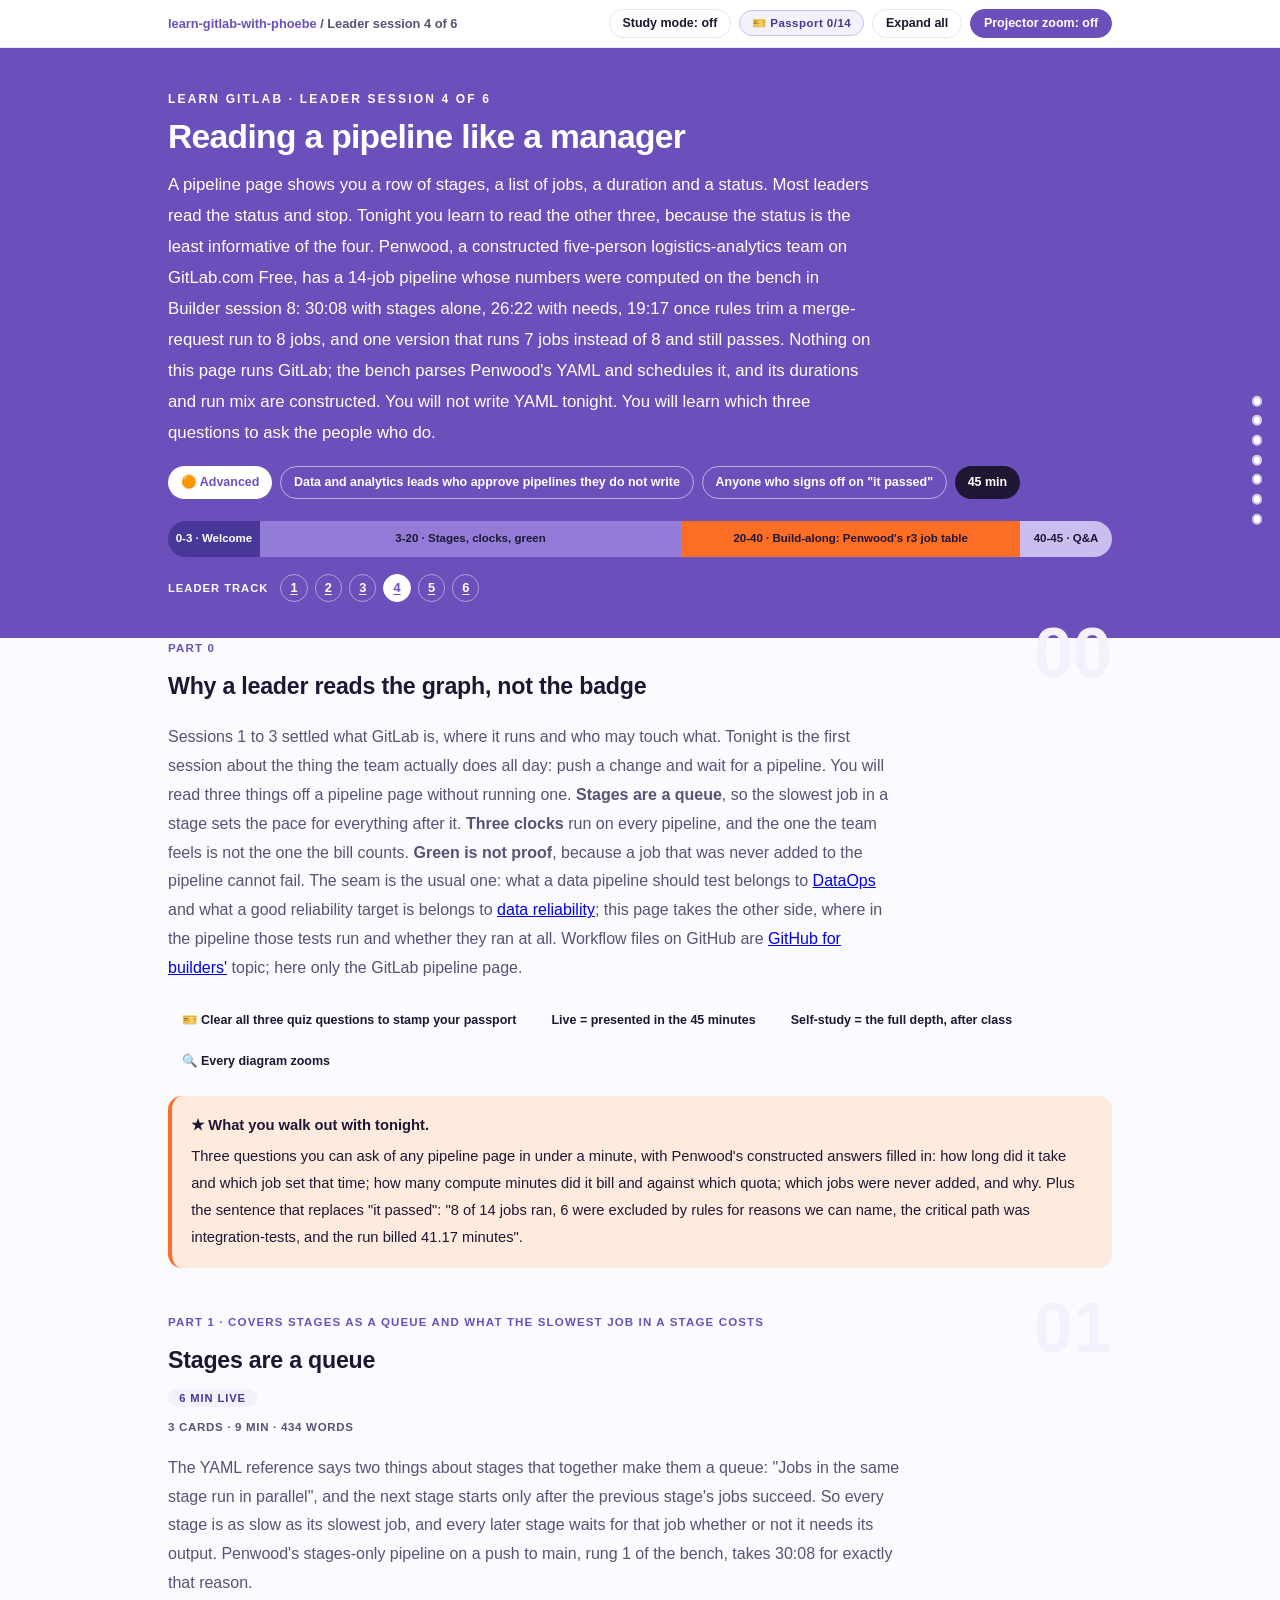
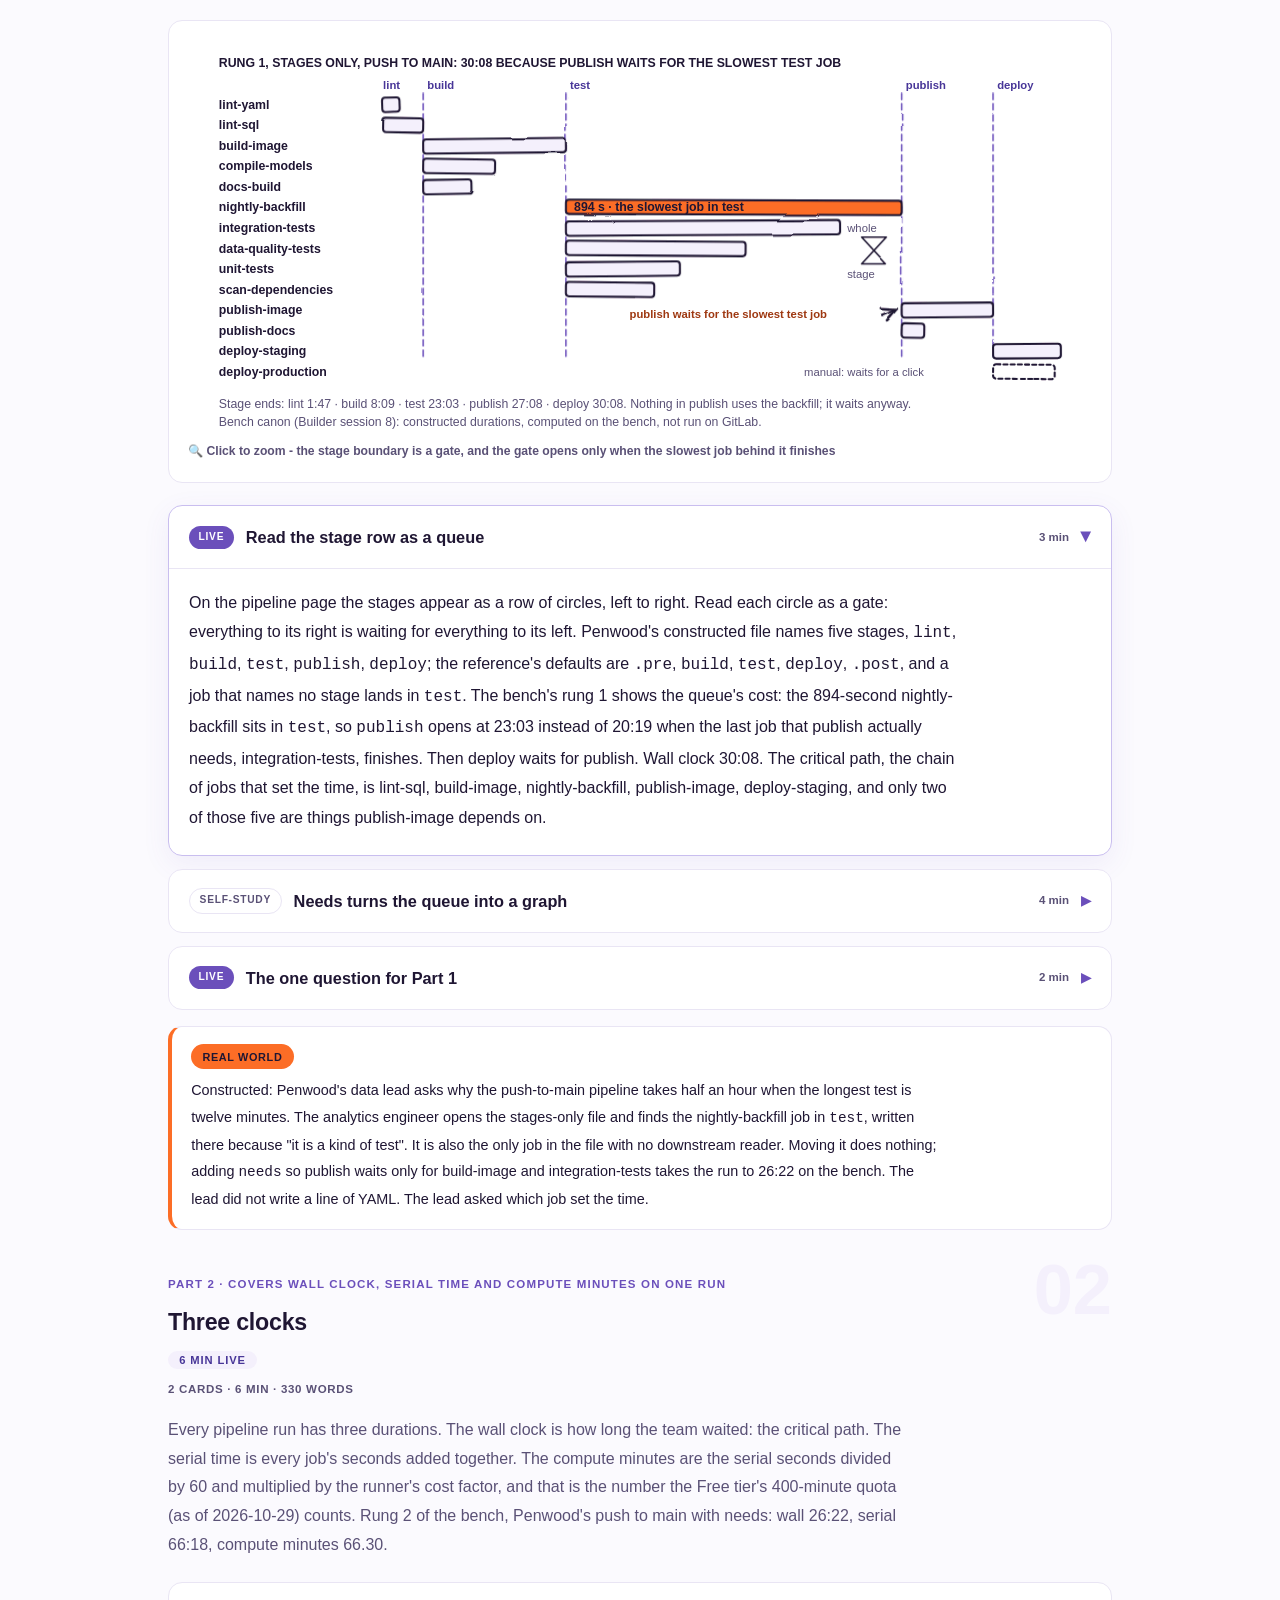
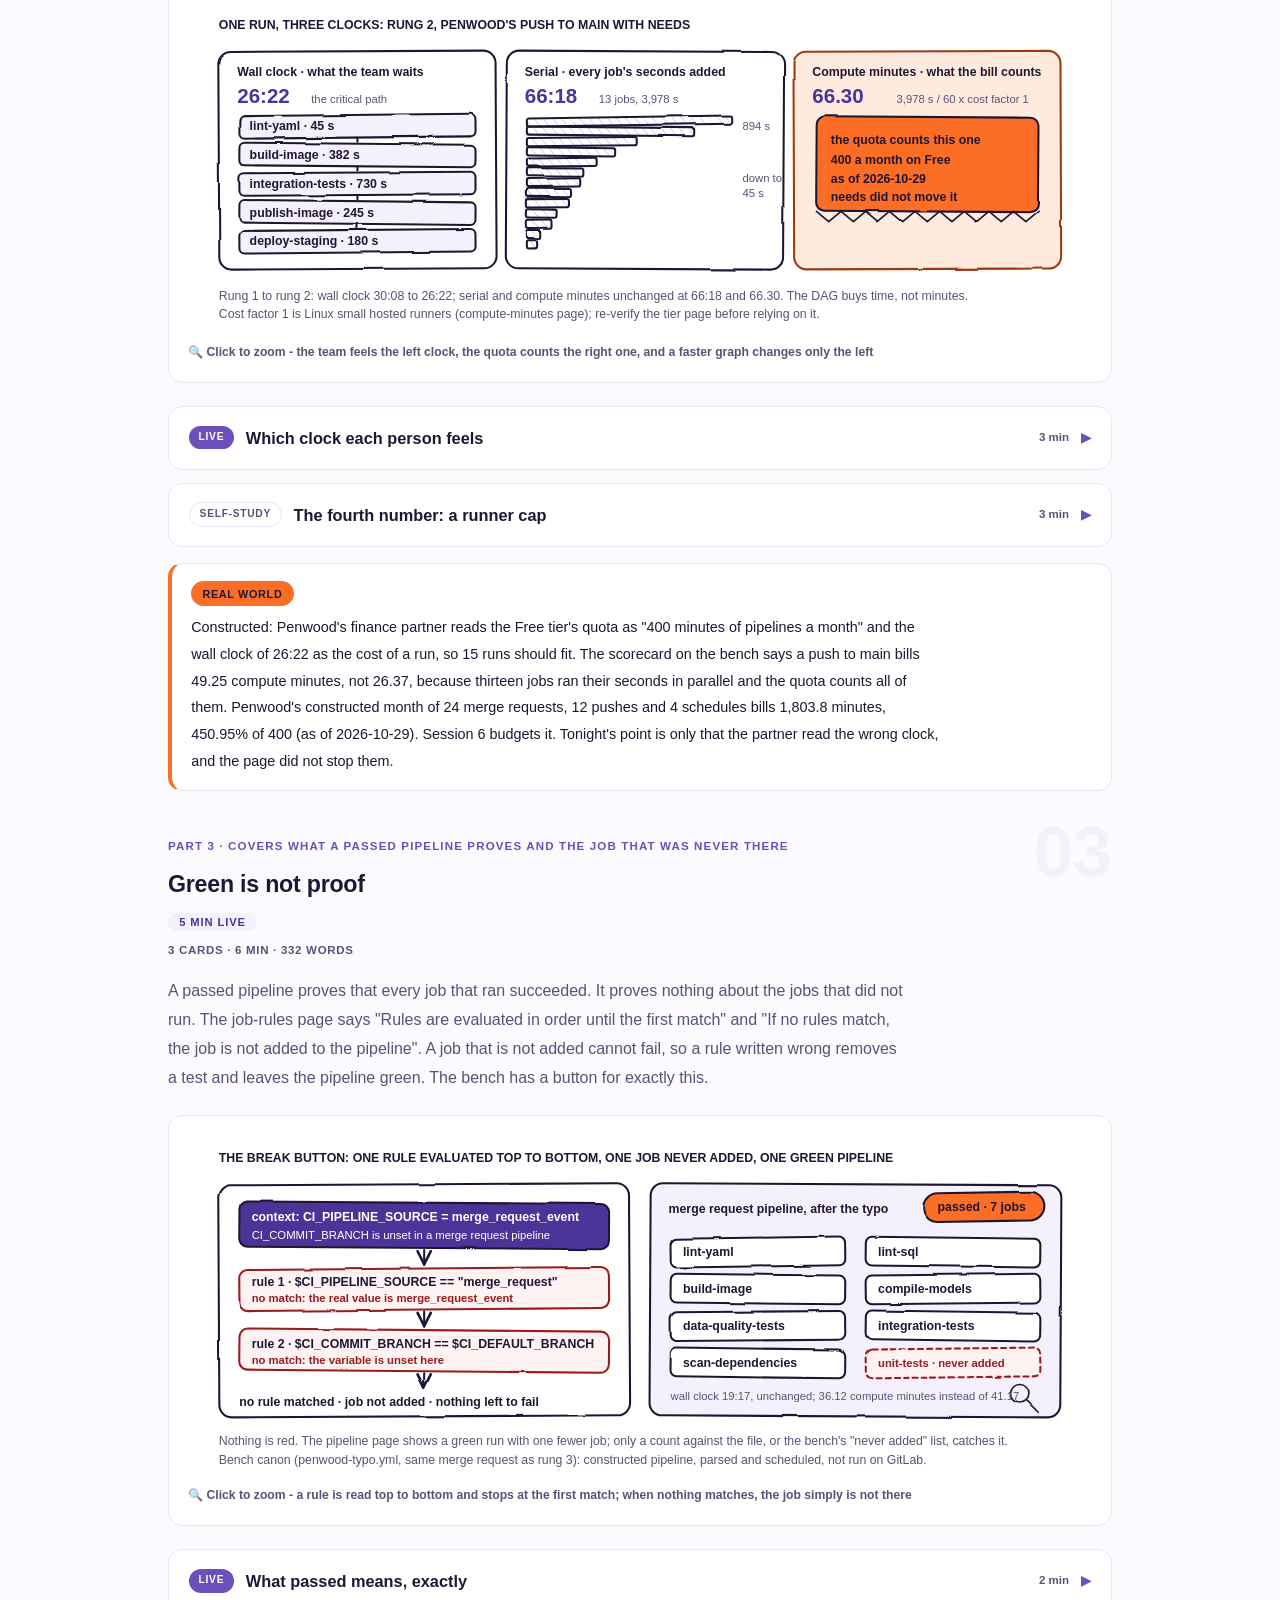
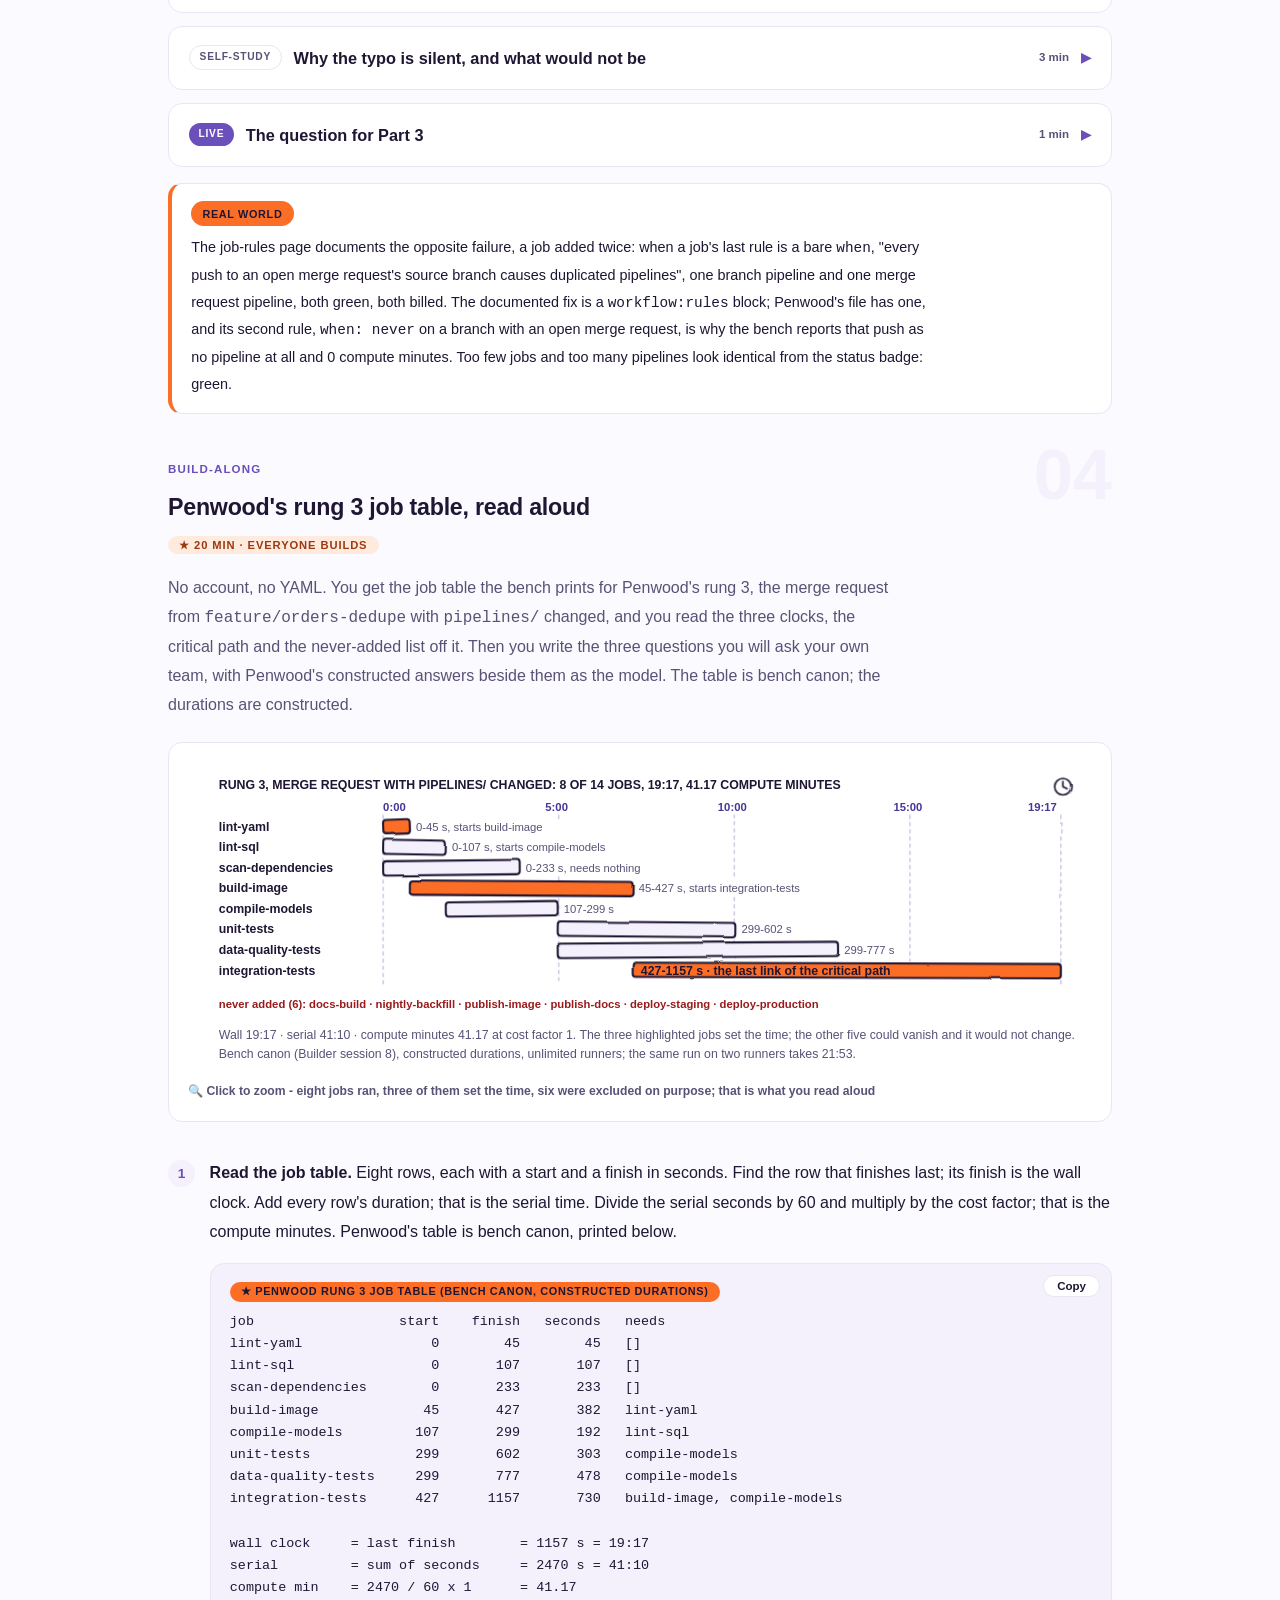
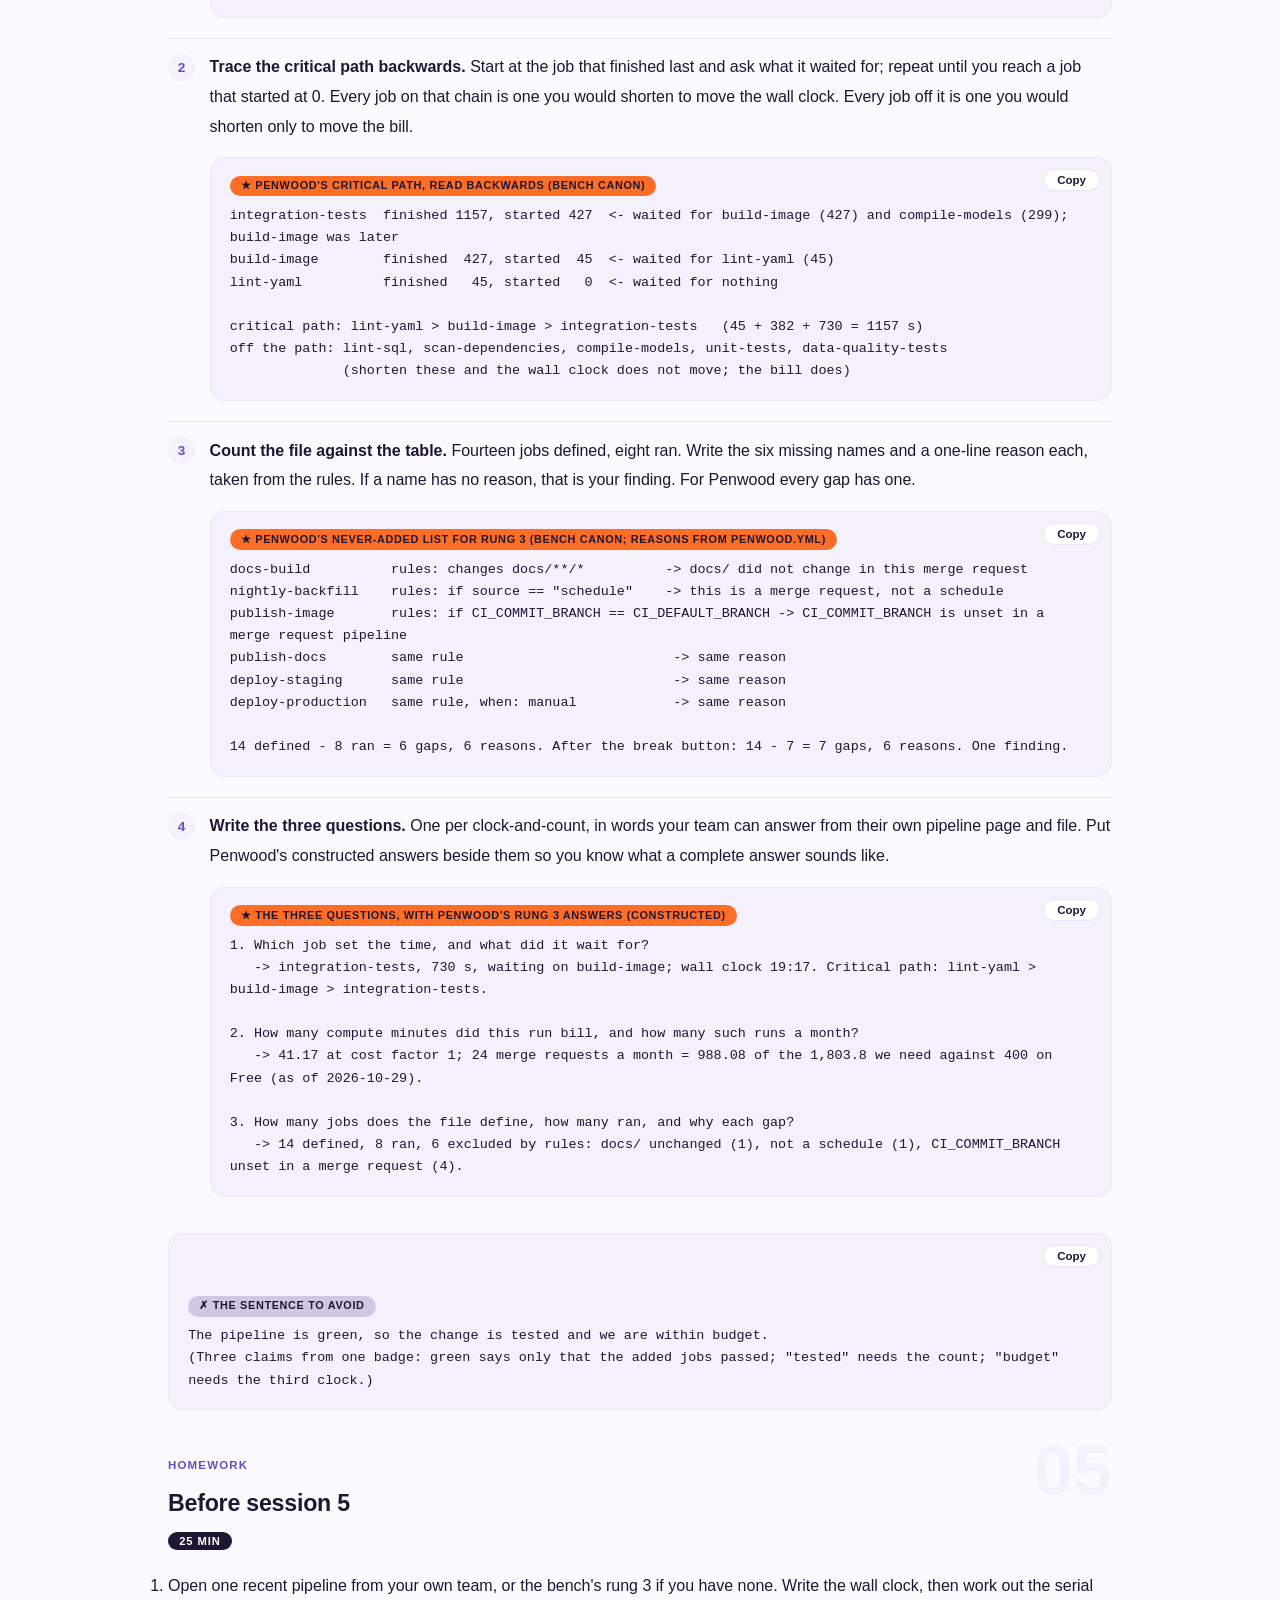
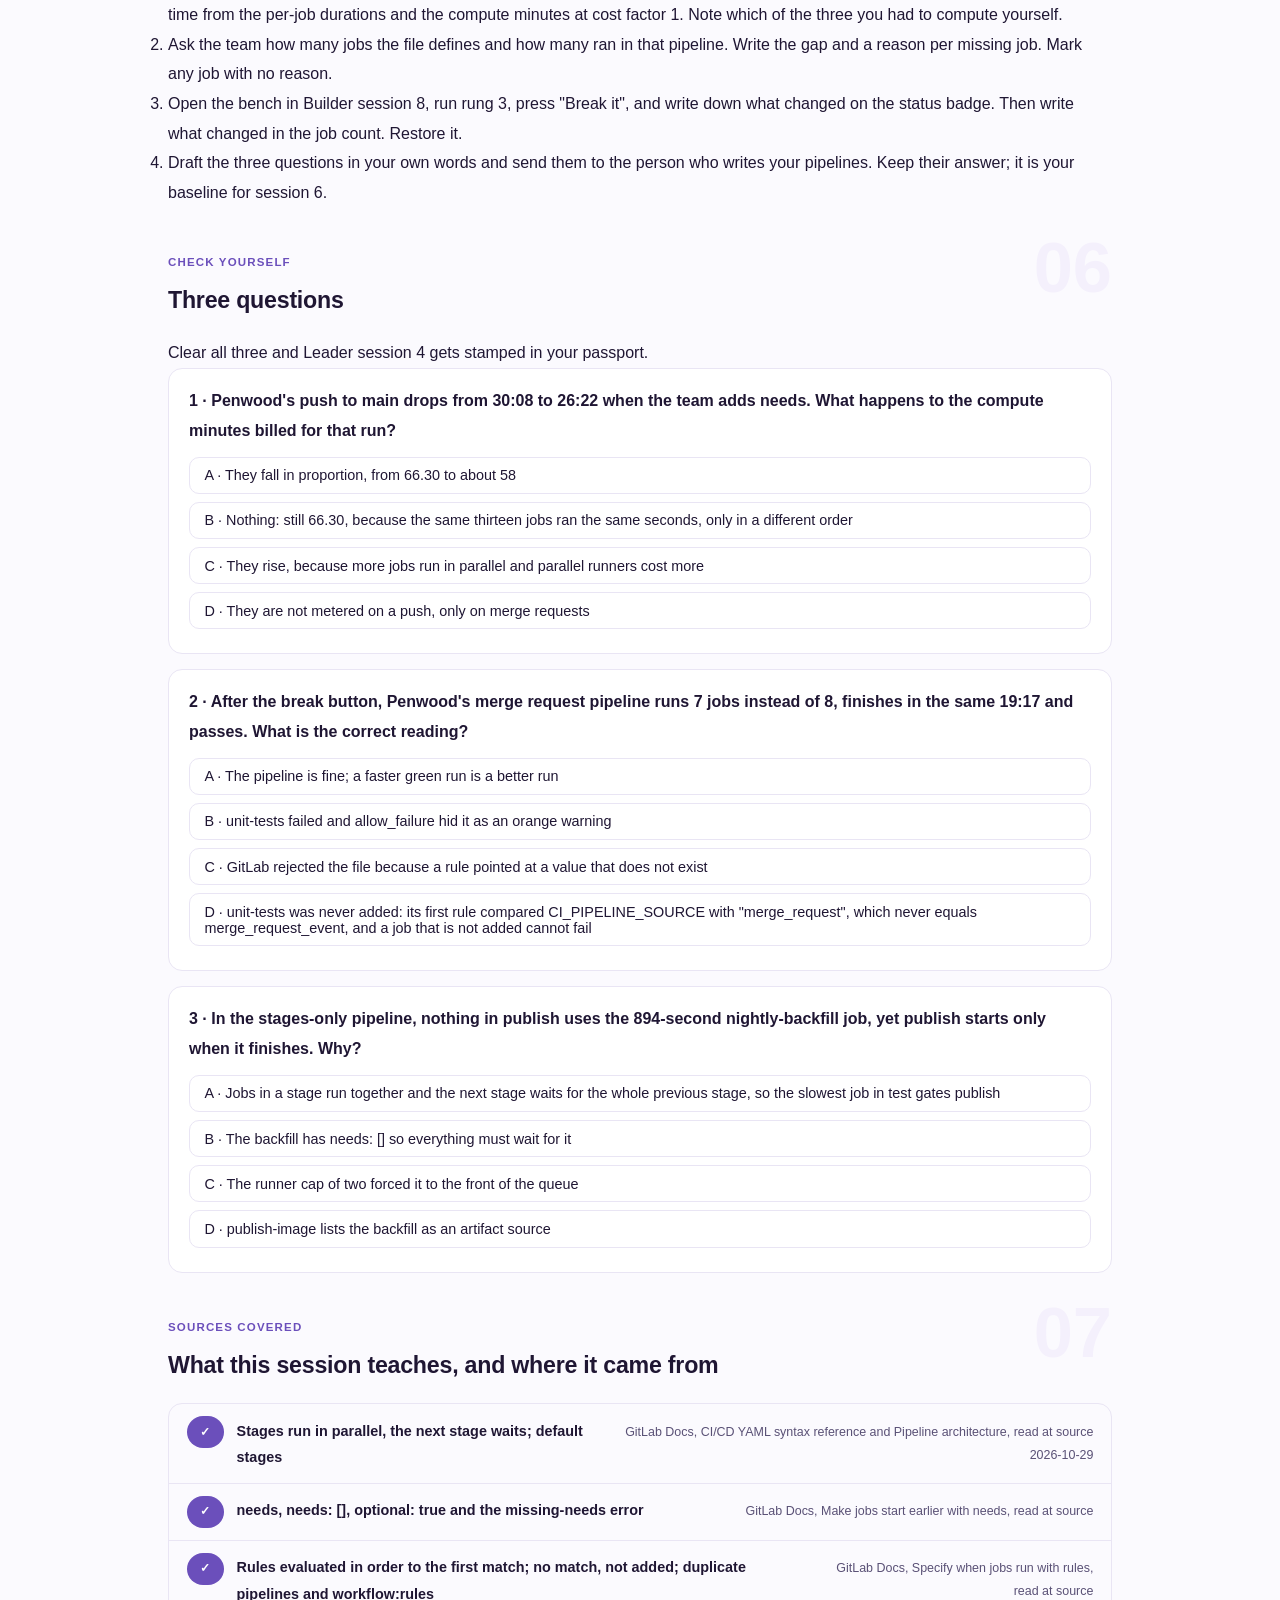
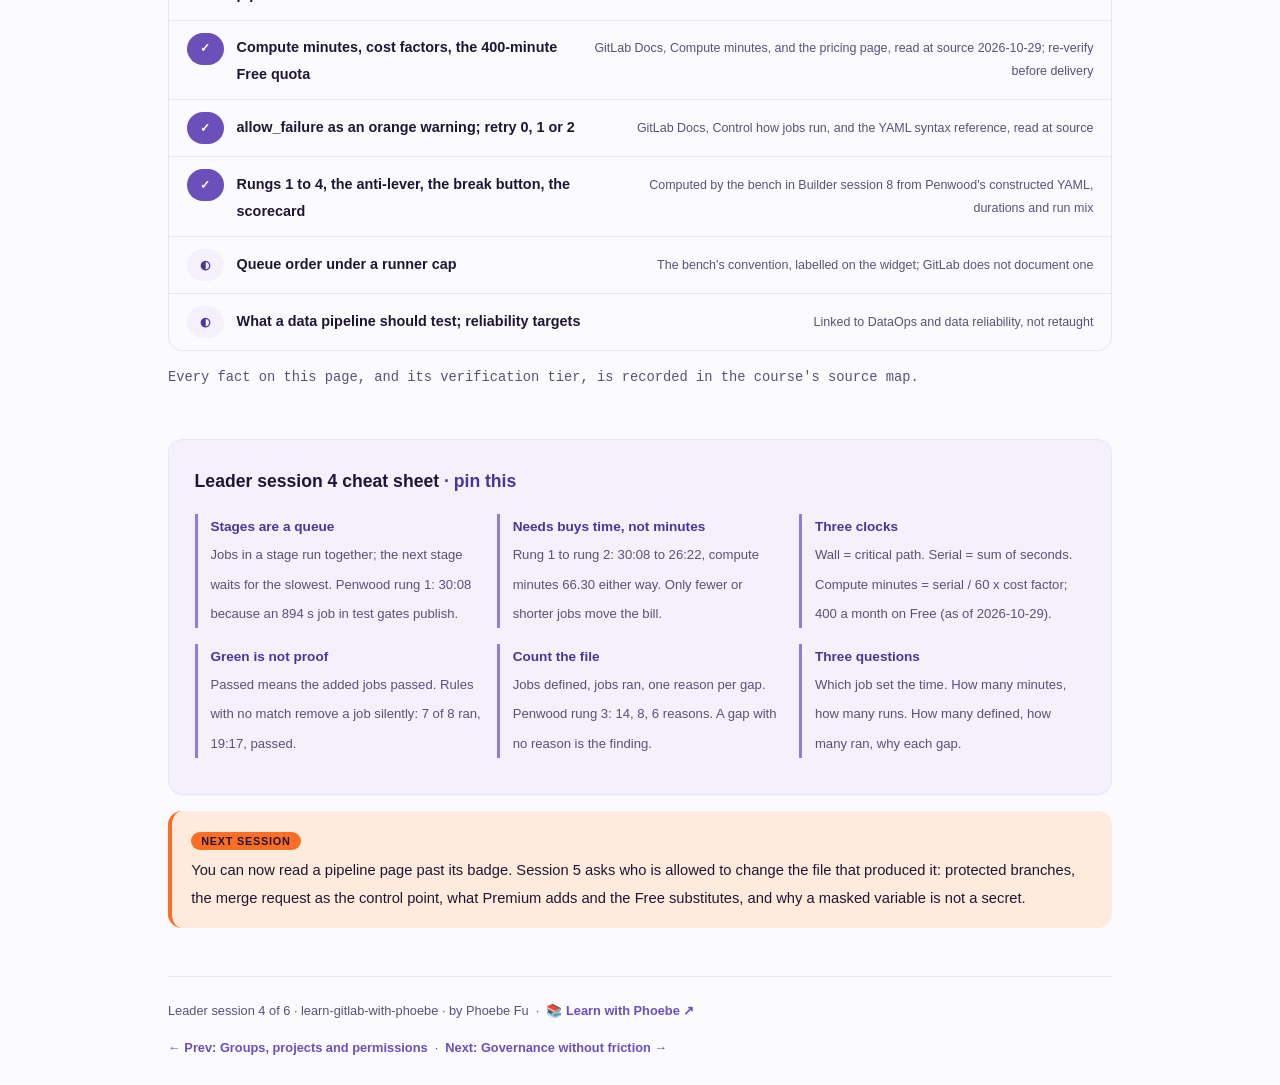
<file: courses/a4-reading-a-pipeline.html>
<!DOCTYPE html>
<html lang="en">
<head>
<meta charset="UTF-8">
<meta name="viewport" content="width=device-width, initial-scale=1.0">
<!-- social:start -->
<meta name="description" content="Leader session 4 of 6. How to read a GitLab pipeline page without running one: stages as a queue, the three clocks (wall, serial, compute minutes), and why a green pipeline proves less than it looks. Penwood, a constructed analytics team, goes from 30:08 to 19:17 and runs 7 jobs instead of 8 while staying green.">
<meta property="og:type" content="article">
<meta property="og:site_name" content="Learn with Phoebe">
<meta property="og:title" content="Reading a pipeline like a manager - learn gitlab with phoebe">
<meta property="og:description" content="Leader session 4 of 6. Stages are a queue, three clocks tick at once, and green is not proof.">
<meta property="og:url" content="https://phoebefu6.github.io/learn-gitlab-with-phoebe/courses/a4-reading-a-pipeline.html">
<meta property="og:image" content="https://phoebefu6.github.io/learn-gitlab-with-phoebe/assets/og-cover.png">
<meta property="og:image:width" content="1200">
<meta property="og:image:height" content="630">
<meta name="twitter:card" content="summary_large_image">
<meta name="twitter:title" content="Reading a pipeline like a manager - learn gitlab with phoebe">
<meta name="twitter:description" content="Leader session 4 of 6. Three questions to ask of every pipeline page, and the numbers behind them.">
<meta name="twitter:image" content="https://phoebefu6.github.io/learn-gitlab-with-phoebe/assets/og-cover.png">
<!-- social:end -->
<title>Leader session 4 · Reading a pipeline like a manager - learn gitlab with phoebe</title>
<link rel="stylesheet" href="../assets/style.css?v=1">
</head>
<body>

<div class="toolbar">
  <div class="wrap">
    <span class="crumb"><a href="../index.html">learn-gitlab-with-phoebe</a> / Leader session 4 of 6</span>
    <button class="btn" id="toggle-all" type="button">Expand all</button>
    <button class="btn primary" id="zoom-toggle" type="button">Projector zoom: off</button>
  </div>
</div>

<header class="masthead">
  <div class="wrap">
    <div class="eyebrow">Learn GitLab · Leader session 4 of 6</div>
    <h1>Reading a pipeline <span class="accent">like a manager</span></h1>
    <p class="sub">A pipeline page shows you a row of stages, a list of jobs, a duration and a status. Most leaders read the status and stop. Tonight you learn to read the other three, because the status is the least informative of the four. Penwood, a constructed five-person logistics-analytics team on GitLab.com Free, has a 14-job pipeline whose numbers were computed on the bench in Builder session 8: 30:08 with stages alone, 26:22 with needs, 19:17 once rules trim a merge-request run to 8 jobs, and one version that runs 7 jobs instead of 8 and still passes. Nothing on this page runs GitLab; the bench parses Penwood's YAML and schedules it, and its durations and run mix are constructed. You will not write YAML tonight. You will learn which three questions to ask the people who do.</p>
    <div class="chip-row">
      <span class="chip level">🟠 Advanced</span>
      <span class="chip audience">Data and analytics leads who approve pipelines they do not write</span>
      <span class="chip audience">Anyone who signs off on "it passed"</span>
      <span class="chip time">45 min</span>
    </div>
    <div class="agenda">
      <span class="a1" style="flex:1">0-3 · Welcome</span>
      <span class="a2" style="flex:5">3-20 · Stages, clocks, green</span>
      <span class="a3" style="flex:4">20-40 · Build-along: Penwood's r3 job table</span>
      <span class="a4" style="flex:1">40-45 · Q&amp;A</span>
    </div>
  </div>
</header>

<main class="wrap">

  <section class="section" id="intro">
    <div class="section-kicker">
      <span class="klabel">Part 0</span>
      <h2>Why a leader reads the graph, not the badge</h2>
    </div>
    <p class="lede">Sessions 1 to 3 settled what GitLab is, where it runs and who may touch what. Tonight is the first session about the thing the team actually does all day: push a change and wait for a pipeline. You will read three things off a pipeline page without running one. <strong>Stages are a queue</strong>, so the slowest job in a stage sets the pace for everything after it. <strong>Three clocks</strong> run on every pipeline, and the one the team feels is not the one the bill counts. <strong>Green is not proof</strong>, because a job that was never added to the pipeline cannot fail. The seam is the usual one: what a data pipeline should test belongs to <a href="https://phoebefu6.github.io/learn-dataops-with-phoebe/courses/b3-data-testing-contracts.html">DataOps</a> and what a good reliability target is belongs to <a href="https://phoebefu6.github.io/learn-data-reliability-with-phoebe/courses/b1-slis-for-one-pipeline.html">data reliability</a>; this page takes the other side, where in the pipeline those tests run and whether they ran at all. Workflow files on GitHub are <a href="https://phoebefu6.github.io/learn-github-for-builders-with-phoebe/courses/05-actions-authoring.html">GitHub for builders'</a> topic; here only the GitLab pipeline page.</p>

    <div class="legend">
      <span class="pill">🎫 Clear all three quiz questions to stamp your passport</span>
      <span class="pill">Live = presented in the 45 minutes</span>
      <span class="pill">Self-study = the full depth, after class</span>
      <span class="pill">🔍 Every diagram zooms</span>
    </div>

    <div class="callout win">
      <p><strong>★ What you walk out with tonight.</strong> Three questions you can ask of any pipeline page in under a minute, with Penwood's constructed answers filled in: how long did it take and which job set that time; how many compute minutes did it bill and against which quota; which jobs were never added, and why. Plus the sentence that replaces "it passed": "8 of 14 jobs ran, 6 were excluded by rules for reasons we can name, the critical path was integration-tests, and the run billed 41.17 minutes".</p>
    </div>
  </section>

  <section class="section" id="part-1">
    <div class="section-kicker">
      <span class="klabel">Part 1 · covers stages as a queue and what the slowest job in a stage costs</span>
      <h2>Stages are a queue</h2>
      <span class="tag concept">6 min live</span>
    </div>
    <p class="lede">The YAML reference says two things about stages that together make them a queue: "Jobs in the same stage run in parallel", and the next stage starts only after the previous stage's jobs succeed. So every stage is as slow as its slowest job, and every later stage waits for that job whether or not it needs its output. Penwood's stages-only pipeline on a push to main, rung 1 of the bench, takes 30:08 for exactly that reason.</p>

    <figure class="zoomable">
      <svg viewBox="0 0 880 380" xmlns="http://www.w3.org/2000/svg" role="img" aria-label="A hand-drawn timeline of Penwood's constructed stages-only pipeline on a push to main, rung 1 of the bench. Thirteen job bars are laid out in time across five stages: lint ends at 107 seconds, build at 489, test at 1383, publish at 1628, deploy at 1808, which is 30 minutes 8 seconds. In the test stage the nightly-backfill bar of 894 seconds is highlighted; the publish stage cannot start until it finishes even though nothing in publish uses it. deploy-production is manual and waits for a click.">
        <defs>
          <filter id="a4aSk" x="-3%" y="-3%" width="106%" height="106%"><feTurbulence type="fractalNoise" baseFrequency="0.02" numOctaves="2" seed="31" result="n"/><feDisplacementMap in="SourceGraphic" in2="n" scale="2.4" xChannelSelector="R" yChannelSelector="G"/></filter>
          <pattern id="a4aHc" patternUnits="userSpaceOnUse" width="7" height="7" patternTransform="rotate(-38)"><line x1="0" y1="0" x2="0" y2="7" stroke="#6B4FBB" stroke-width="1" opacity=".5"/></pattern>
          <marker id="a4aAr" viewBox="0 0 10 10" refX="9" refY="5" markerWidth="8" markerHeight="8" orient="auto"><path d="M1 1 L9 5 L1 9" fill="none" stroke="#1F1633" stroke-width="1.6" stroke-linecap="round"/></marker>
        </defs>
        <style>
          .a4aH { font: 800 12px Inter, sans-serif; fill: #1F1633; }
          .a4aL { font: 600 12px Inter, sans-serif; fill: #1F1633; }
          .a4aS { font: 400 11px Inter, sans-serif; fill: #5A5176; }
          .a4aB { font: 800 11px Inter, sans-serif; fill: #9E3811; }
          .a4aA { font: 700 11px Inter, sans-serif; fill: #483698; }
          .a4aN { font: 400 12px Inter, sans-serif; fill: #5A5176; }
        </style>

        <text class="a4aH" x="30" y="26">RUNG 1, STAGES ONLY, PUSH TO MAIN: 30:08 BECAUSE PUBLISH WAITS FOR THE SLOWEST TEST JOB</text>

        <text class="a4aA" x="190" y="48">lint</text>
        <text class="a4aA" x="233" y="48">build</text>
        <text class="a4aA" x="372" y="48">test</text>
        <text class="a4aA" x="699" y="48">publish</text>
        <text class="a4aA" x="788" y="48">deploy</text>

        <g filter="url(#a4aSk)" fill="none" stroke="#1F1633" stroke-width="2" stroke-linecap="round" stroke-linejoin="round">
          <path d="M229 52 L229 312 M368 52 L368 312 M695 52 L695 312 M784 52 L784 312" stroke="#6B4FBB" stroke-dasharray="6 4" stroke-width="1.5"/>
          <rect x="190" y="56" width="16" height="14" rx="3" transform="rotate(-2 198 63)" fill="#F4F0FC"/>
          <rect x="190" y="76" width="39" height="14" rx="3" transform="rotate(1 209 83)" fill="#F4F0FC"/>
          <rect x="229" y="96" width="139" height="14" rx="3" transform="rotate(-0.6 298 103)" fill="#F4F0FC"/>
          <rect x="229" y="116" width="70" height="14" rx="3" transform="rotate(0.8 264 123)" fill="#F4F0FC"/>
          <rect x="229" y="136" width="47" height="14" rx="3" transform="rotate(-1 252 143)" fill="#F4F0FC"/>
          <rect x="368" y="156" width="327" height="14" rx="3" transform="rotate(0.2 531 163)" fill="#FC6D26"/>
          <rect x="368" y="176" width="267" height="14" rx="3" transform="rotate(-0.3 501 183)" fill="#F4F0FC"/>
          <rect x="368" y="196" width="175" height="14" rx="3" transform="rotate(0.4 455 203)" fill="#F4F0FC"/>
          <rect x="368" y="216" width="111" height="14" rx="3" transform="rotate(-0.5 423 223)" fill="#F4F0FC"/>
          <rect x="368" y="236" width="86" height="14" rx="3" transform="rotate(0.6 411 243)" fill="#F4F0FC"/>
          <rect x="695" y="256" width="89" height="14" rx="3" transform="rotate(-0.5 739 263)" fill="#F4F0FC"/>
          <rect x="695" y="276" width="22" height="14" rx="3" transform="rotate(1 706 283)" fill="#F4F0FC"/>
          <rect x="784" y="296" width="66" height="14" rx="3" transform="rotate(-0.4 817 303)" fill="#F4F0FC"/>
          <rect x="784" y="316" width="60" height="14" rx="3" transform="rotate(0.5 814 323)" fill="#FFFFFF" stroke-dasharray="4 3"/>
          <path d="M656 192 L680 192 L656 218 L680 218 Z" stroke-width="1.6"/>
          <path d="M676 268 L690 262" marker-end="url(#a4aAr)"/>
        </g>

        <text class="a4aL" x="30" y="67">lint-yaml</text>
        <text class="a4aL" x="30" y="87">lint-sql</text>
        <text class="a4aL" x="30" y="107">build-image</text>
        <text class="a4aL" x="30" y="127">compile-models</text>
        <text class="a4aL" x="30" y="147">docs-build</text>
        <text class="a4aL" x="30" y="167">nightly-backfill</text>
        <text class="a4aL" x="30" y="187">integration-tests</text>
        <text class="a4aL" x="30" y="207">data-quality-tests</text>
        <text class="a4aL" x="30" y="227">unit-tests</text>
        <text class="a4aL" x="30" y="247">scan-dependencies</text>
        <text class="a4aL" x="30" y="267">publish-image</text>
        <text class="a4aL" x="30" y="287">publish-docs</text>
        <text class="a4aL" x="30" y="307">deploy-staging</text>
        <text class="a4aL" x="30" y="327">deploy-production</text>

        <text class="a4aL" x="376" y="167">894 s · the slowest job in test</text>
        <text class="a4aS" x="642" y="187">whole</text>
        <text class="a4aS" x="642" y="232">stage</text>
        <text class="a4aB" x="430" y="271">publish waits for the slowest test job</text>
        <text class="a4aS" x="600" y="327">manual: waits for a click</text>

        <text class="a4aN" x="30" y="358">Stage ends: lint 1:47 · build 8:09 · test 23:03 · publish 27:08 · deploy 30:08. Nothing in publish uses the backfill; it waits anyway.</text>
        <text class="a4aN" x="30" y="376">Bench canon (Builder session 8): constructed durations, computed on the bench, not run on GitLab.</text>
      </svg>
      <figcaption>🔍 Click to zoom - the stage boundary is a gate, and the gate opens only when the slowest job behind it finishes</figcaption>
    </figure>

    <details class="card" open>
      <summary><span class="mode live">Live</span> Read the stage row as a queue <span class="mini">3 min</span><span class="caret">▶</span></summary>
      <div class="body">
        <p>On the pipeline page the stages appear as a row of circles, left to right. Read each circle as a gate: everything to its right is waiting for everything to its left. Penwood's constructed file names five stages, <code>lint</code>, <code>build</code>, <code>test</code>, <code>publish</code>, <code>deploy</code>; the reference's defaults are <code>.pre</code>, <code>build</code>, <code>test</code>, <code>deploy</code>, <code>.post</code>, and a job that names no stage lands in <code>test</code>. The bench's rung 1 shows the queue's cost: the 894-second nightly-backfill sits in <code>test</code>, so <code>publish</code> opens at 23:03 instead of 20:19 when the last job that publish actually needs, integration-tests, finishes. Then deploy waits for publish. Wall clock 30:08. The critical path, the chain of jobs that set the time, is lint-sql, build-image, nightly-backfill, publish-image, deploy-staging, and only two of those five are things publish-image depends on.</p>
      </div>
    </details>

    <details class="card">
      <summary><span class="mode self">Self-study</span> Needs turns the queue into a graph <span class="mini">4 min</span><span class="caret">▶</span></summary>
      <div class="body">
        <p>The fix is a keyword the team writes and you only need to recognise: <code>needs</code>. The needs page says a job with <code>needs</code> can "run as fast as possible, even starting earlier than other jobs in the same stage", and <code>needs: []</code> starts a job "as soon as the pipeline is created". Rung 2 of the bench is the same 13 jobs with needs added: wall clock drops from 30:08 to 26:22, the backfill runs from second 0 beside everything else, and the critical path becomes lint-yaml, build-image, integration-tests, publish-image, deploy-staging, every link a real input. The architectures page calls basic stage-only pipelines "easier to maintain" but "not the most efficient"; that is the trade the team is making when they tell you "we just use stages".</p>
        <p>The opposite habit is worth recognising too. A team that uses stages as an ordering list, one job per stage, gets a pipeline where nothing runs in parallel. The bench's anti-lever is Penwood's file written that way: wall clock 66:18, equal to the serial time, 39.93 minutes lost per run against rung 2, 479.2 minutes a month at Penwood's constructed 12 pushes to main. The cost of a slow pipeline is paid in the team's waiting, and it does not appear on any bill.</p>
      </div>
    </details>

    <details class="card">
      <summary><span class="mode live">Live</span> The one question for Part 1 <span class="mini">2 min</span><span class="caret">▶</span></summary>
      <div class="body">
        <p>"Which job set the time?" On the pipeline page the answer is the longest chain of waiting, not the longest job. If the team answers with a job name and a reason, they are reading their own graph. If the answer is "the test stage is slow", ask whether anything after test actually uses the slowest job in it. The honest limit: GitLab's page shows per-job durations and the stage row; the critical path you work out yourself, or the team does. Penwood's is printed on the bench because its durations are constructed.</p>
      </div>
    </details>

    <div class="callout example">
      <span class="ex-pill">Real world</span>
      <p>Constructed: Penwood's data lead asks why the push-to-main pipeline takes half an hour when the longest test is twelve minutes. The analytics engineer opens the stages-only file and finds the nightly-backfill job in <code>test</code>, written there because "it is a kind of test". It is also the only job in the file with no downstream reader. Moving it does nothing; adding <code>needs</code> so publish waits only for build-image and integration-tests takes the run to 26:22 on the bench. The lead did not write a line of YAML. The lead asked which job set the time.</p>
    </div>
  </section>

  <section class="section" id="part-2">
    <div class="section-kicker">
      <span class="klabel">Part 2 · covers wall clock, serial time and compute minutes on one run</span>
      <h2>Three clocks</h2>
      <span class="tag concept">6 min live</span>
    </div>
    <p class="lede">Every pipeline run has three durations. The wall clock is how long the team waited: the critical path. The serial time is every job's seconds added together. The compute minutes are the serial seconds divided by 60 and multiplied by the runner's cost factor, and that is the number the Free tier's 400-minute quota (as of 2026-10-29) counts. Rung 2 of the bench, Penwood's push to main with needs: wall 26:22, serial 66:18, compute minutes 66.30.</p>

    <figure class="zoomable">
      <svg viewBox="0 0 880 320" xmlns="http://www.w3.org/2000/svg" role="img" aria-label="Three hand-drawn panels for one run of Penwood's constructed pipeline with needs, rung 2 of the bench. Left, wall clock 26 minutes 22 seconds: the critical path drawn as a chain of five jobs, lint-yaml, build-image, integration-tests, publish-image, deploy-staging. Middle, serial time 66 minutes 18 seconds: thirteen job bars stacked as a pile. Right, highlighted, compute minutes 66.30: serial seconds divided by 60 at cost factor 1, the number the Free tier's 400-minute quota counts, as of 2026-10-29.">
        <defs>
          <filter id="a4bSk" x="-3%" y="-3%" width="106%" height="106%"><feTurbulence type="fractalNoise" baseFrequency="0.02" numOctaves="2" seed="37" result="n"/><feDisplacementMap in="SourceGraphic" in2="n" scale="2.4" xChannelSelector="R" yChannelSelector="G"/></filter>
          <pattern id="a4bHc" patternUnits="userSpaceOnUse" width="7" height="7" patternTransform="rotate(-38)"><line x1="0" y1="0" x2="0" y2="7" stroke="#6B4FBB" stroke-width="1" opacity=".5"/></pattern>
          <marker id="a4bAr" viewBox="0 0 10 10" refX="9" refY="5" markerWidth="8" markerHeight="8" orient="auto"><path d="M1 1 L9 5 L1 9" fill="none" stroke="#1F1633" stroke-width="1.6" stroke-linecap="round"/></marker>
        </defs>
        <style>
          .a4bH { font: 800 12px Inter, sans-serif; fill: #1F1633; }
          .a4bL { font: 600 12px Inter, sans-serif; fill: #1F1633; }
          .a4bS { font: 400 11px Inter, sans-serif; fill: #5A5176; }
          .a4bV { font: 800 20px Inter, sans-serif; fill: #483698; }
          .a4bN { font: 400 12px Inter, sans-serif; fill: #5A5176; }
        </style>

        <text class="a4bH" x="30" y="26">ONE RUN, THREE CLOCKS: RUNG 2, PENWOOD'S PUSH TO MAIN WITH NEEDS</text>

        <g filter="url(#a4bSk)" fill="none" stroke="#1F1633" stroke-width="2" stroke-linecap="round" stroke-linejoin="round">
          <rect x="30" y="48" width="270" height="212" rx="12" transform="rotate(-0.3 165 154)" fill="#FFFFFF"/>
          <rect x="310" y="48" width="270" height="212" rx="12" transform="rotate(0.3 445 154)" fill="#FFFFFF"/>
          <rect x="590" y="48" width="260" height="212" rx="12" transform="rotate(-0.2 720 154)" fill="#FFEBDD" stroke="#9E3811"/>
          <rect x="50" y="110" width="230" height="22" rx="5" transform="rotate(-0.6 165 121)" fill="#F4F0FC"/>
          <rect x="50" y="138" width="230" height="22" rx="5" transform="rotate(0.5 165 149)" fill="#F4F0FC"/>
          <rect x="50" y="166" width="230" height="22" rx="5" transform="rotate(-0.4 165 177)" fill="#F4F0FC"/>
          <rect x="50" y="194" width="230" height="22" rx="5" transform="rotate(0.6 165 205)" fill="#F4F0FC"/>
          <rect x="50" y="222" width="230" height="22" rx="5" transform="rotate(-0.5 165 233)" fill="#F4F0FC"/>
          <path d="M165 132 L165 136 M165 160 L165 164 M165 188 L165 192 M165 216 L165 220"/>
          <rect x="330" y="112" width="200" height="8" rx="2" transform="rotate(-0.8 430 116)" fill="url(#a4bHc)"/>
          <rect x="330" y="122" width="163" height="8" rx="2" transform="rotate(0.6 411 126)" fill="url(#a4bHc)"/>
          <rect x="330" y="132" width="107" height="8" rx="2" transform="rotate(-0.5 383 136)" fill="url(#a4bHc)"/>
          <rect x="330" y="142" width="86" height="8" rx="2" transform="rotate(0.7 373 146)" fill="url(#a4bHc)"/>
          <rect x="330" y="152" width="68" height="8" rx="2" transform="rotate(-0.6 364 156)" fill="url(#a4bHc)"/>
          <rect x="330" y="162" width="55" height="8" rx="2" transform="rotate(0.5 357 166)" fill="url(#a4bHc)"/>
          <rect x="330" y="172" width="52" height="8" rx="2" transform="rotate(-0.7 356 176)" fill="url(#a4bHc)"/>
          <rect x="330" y="182" width="43" height="8" rx="2" transform="rotate(0.6 351 186)" fill="url(#a4bHc)"/>
          <rect x="330" y="192" width="41" height="8" rx="2" transform="rotate(-0.5 350 196)" fill="url(#a4bHc)"/>
          <rect x="330" y="202" width="29" height="8" rx="2" transform="rotate(0.8 344 206)" fill="url(#a4bHc)"/>
          <rect x="330" y="212" width="24" height="8" rx="2" transform="rotate(-0.6 342 216)" fill="url(#a4bHc)"/>
          <rect x="330" y="222" width="13" height="8" rx="2" transform="rotate(0.5 336 226)" fill="url(#a4bHc)"/>
          <rect x="330" y="232" width="10" height="8" rx="2" transform="rotate(-0.8 335 236)" fill="url(#a4bHc)"/>
          <rect x="612" y="112" width="216" height="92" rx="8" transform="rotate(0.4 720 158)" fill="#FC6D26"/>
          <path d="M612 204 L624 214 L636 204 L648 214 L660 204 L672 214 L684 204 L696 214 L708 204 L720 214 L732 204 L744 214 L756 204 L768 214 L780 204 L792 214 L804 204 L816 214 L828 204" stroke-width="1.6"/>
        </g>

        <text class="a4bL" x="48" y="72">Wall clock · what the team waits</text>
        <text class="a4bV" x="48" y="98">26:22</text>
        <text class="a4bS" x="120" y="98">the critical path</text>
        <text class="a4bL" x="60" y="125">lint-yaml · 45 s</text>
        <text class="a4bL" x="60" y="153">build-image · 382 s</text>
        <text class="a4bL" x="60" y="181">integration-tests · 730 s</text>
        <text class="a4bL" x="60" y="209">publish-image · 245 s</text>
        <text class="a4bL" x="60" y="237">deploy-staging · 180 s</text>

        <text class="a4bL" x="328" y="72">Serial · every job's seconds added</text>
        <text class="a4bV" x="328" y="98">66:18</text>
        <text class="a4bS" x="400" y="98">13 jobs, 3,978 s</text>
        <text class="a4bS" x="540" y="125">894 s</text>
        <text class="a4bS" x="540" y="175">down to</text>
        <text class="a4bS" x="540" y="190">45 s</text>

        <text class="a4bL" x="608" y="72">Compute minutes · what the bill counts</text>
        <text class="a4bV" x="608" y="98">66.30</text>
        <text class="a4bS" x="690" y="98">3,978 s / 60 x cost factor 1</text>
        <text class="a4bH" x="626" y="138">the quota counts this one</text>
        <text class="a4bL" x="626" y="158">400 a month on Free</text>
        <text class="a4bL" x="626" y="176">as of 2026-10-29</text>
        <text class="a4bL" x="626" y="194">needs did not move it</text>

        <text class="a4bN" x="30" y="290">Rung 1 to rung 2: wall clock 30:08 to 26:22; serial and compute minutes unchanged at 66:18 and 66.30. The DAG buys time, not minutes.</text>
        <text class="a4bN" x="30" y="308">Cost factor 1 is Linux small hosted runners (compute-minutes page); re-verify the tier page before relying on it.</text>
      </svg>
      <figcaption>🔍 Click to zoom - the team feels the left clock, the quota counts the right one, and a faster graph changes only the left</figcaption>
    </figure>

    <details class="card">
      <summary><span class="mode live">Live</span> Which clock each person feels <span class="mini">3 min</span><span class="caret">▶</span></summary>
      <div class="body">
        <p>The engineer waiting for a merge feels the wall clock. The runner fleet feels the serial time, because that is the work it did. The budget feels compute minutes: the compute-minutes page says "The usage of instance runners by projects running CI/CD jobs is measured in compute minutes", with cost factor 1 for Linux small hosted runners, 2 for medium, 3 for large, and a Free namespace receives 400 a month that "resets to 0 for all namespaces on the first day of each month" (as of 2026-10-29). Rung 2 makes the separation visible: adding <code>needs</code> cut the wall clock by almost four minutes and changed the bill by nothing. When a team proposes "speeding up the pipeline", ask which clock they mean. Only fewer or shorter jobs move the third one.</p>
      </div>
    </details>

    <details class="card">
      <summary><span class="mode self">Self-study</span> The fourth number: a runner cap <span class="mini">3 min</span><span class="caret">▶</span></summary>
      <div class="body">
        <p>Unlimited runners is the bench's assumption for rungs 1 to 3. Rung 4 caps Penwood's merge-request run at two runners: same 8 jobs, same 41.17 compute minutes, wall clock 21:53 instead of 19:17. Two jobs waited 25:58 in total for a free runner: unit-tests 7:58 and scan-dependencies 18:00, a job with no inputs at all that still finished last. The order in which the bench hands waiting jobs to a free runner, longest remaining path first, is the bench's convention and is labelled as such on the widget; GitLab does not document a queue order for a runner fleet, and the cap itself is an assumption. The leader's reading: wall clock has two causes, the graph and the fleet, and the pipeline page does not say which one you are looking at. Ask.</p>
        <p>One more keyword to recognise, not write: <code>retry</code>. The reference allows 0 (the default), 1 or 2 automatic retries of a failed job. A job that passes on the second try bills both attempts' seconds and shows as passed. If a team's pipeline is "a bit flaky", the retries are costing compute minutes silently; the fix belongs to the team, the question belongs to you.</p>
      </div>
    </details>

    <div class="callout example">
      <span class="ex-pill">Real world</span>
      <p>Constructed: Penwood's finance partner reads the Free tier's quota as "400 minutes of pipelines a month" and the wall clock of 26:22 as the cost of a run, so 15 runs should fit. The scorecard on the bench says a push to main bills 49.25 compute minutes, not 26.37, because thirteen jobs ran their seconds in parallel and the quota counts all of them. Penwood's constructed month of 24 merge requests, 12 pushes and 4 schedules bills 1,803.8 minutes, 450.95% of 400 (as of 2026-10-29). Session 6 budgets it. Tonight's point is only that the partner read the wrong clock, and the page did not stop them.</p>
    </div>
  </section>

  <section class="section" id="part-3">
    <div class="section-kicker">
      <span class="klabel">Part 3 · covers what a passed pipeline proves and the job that was never there</span>
      <h2>Green is not proof</h2>
      <span class="tag concept">5 min live</span>
    </div>
    <p class="lede">A passed pipeline proves that every job that ran succeeded. It proves nothing about the jobs that did not run. The job-rules page says "Rules are evaluated in order until the first match" and "If no rules match, the job is not added to the pipeline". A job that is not added cannot fail, so a rule written wrong removes a test and leaves the pipeline green. The bench has a button for exactly this.</p>

    <figure class="zoomable">
      <svg viewBox="0 0 880 330" xmlns="http://www.w3.org/2000/svg" role="img" aria-label="Two hand-drawn panels. Left, the unit-tests job's rules evaluated top to bottom against a merge request context where CI_PIPELINE_SOURCE is merge_request_event and CI_COMMIT_BRANCH is unset. Rule 1 compares the source with the string merge_request and does not match; rule 2 compares CI_COMMIT_BRANCH with the default branch and does not match because the variable is unset; no rule matched, so the job is not added and nothing can fail. Right, the merge request pipeline after the typo: seven job boxes ran, unit-tests is a dashed red outline marked never added, and the status pill, highlighted, reads passed, 7 jobs, wall clock 19:17 unchanged.">
        <defs>
          <filter id="a4cSk" x="-3%" y="-3%" width="106%" height="106%"><feTurbulence type="fractalNoise" baseFrequency="0.02" numOctaves="2" seed="41" result="n"/><feDisplacementMap in="SourceGraphic" in2="n" scale="2.4" xChannelSelector="R" yChannelSelector="G"/></filter>
          <pattern id="a4cHc" patternUnits="userSpaceOnUse" width="7" height="7" patternTransform="rotate(-38)"><line x1="0" y1="0" x2="0" y2="7" stroke="#6B4FBB" stroke-width="1" opacity=".5"/></pattern>
          <marker id="a4cAr" viewBox="0 0 10 10" refX="9" refY="5" markerWidth="8" markerHeight="8" orient="auto"><path d="M1 1 L9 5 L1 9" fill="none" stroke="#1F1633" stroke-width="1.6" stroke-linecap="round"/></marker>
        </defs>
        <style>
          .a4cH { font: 800 12px Inter, sans-serif; fill: #1F1633; }
          .a4cL { font: 600 12px Inter, sans-serif; fill: #1F1633; }
          .a4cS { font: 400 11px Inter, sans-serif; fill: #5A5176; }
          .a4cR { font: 800 11px Inter, sans-serif; fill: #991B1B; }
          .a4cN { font: 400 12px Inter, sans-serif; fill: #5A5176; }
        </style>

        <text class="a4cH" x="30" y="26">THE BREAK BUTTON: ONE RULE EVALUATED TOP TO BOTTOM, ONE JOB NEVER ADDED, ONE GREEN PIPELINE</text>

        <g filter="url(#a4cSk)" fill="none" stroke="#1F1633" stroke-width="2" stroke-linecap="round" stroke-linejoin="round">
          <rect x="30" y="48" width="400" height="226" rx="12" transform="rotate(-0.3 230 161)" fill="#FFFFFF"/>
          <rect x="450" y="48" width="400" height="226" rx="12" transform="rotate(0.3 650 161)" fill="#F4F0FC"/>
          <rect x="50" y="66" width="360" height="44" rx="8" transform="rotate(0.4 230 88)" fill="#483698"/>
          <path d="M230 112 L230 126" marker-end="url(#a4cAr)"/>
          <rect x="50" y="130" width="360" height="40" rx="8" transform="rotate(-0.5 230 150)" fill="#FEF2F2" stroke="#991B1B"/>
          <path d="M230 172 L230 186" marker-end="url(#a4cAr)"/>
          <rect x="50" y="190" width="360" height="40" rx="8" transform="rotate(0.5 230 210)" fill="#FEF2F2" stroke="#991B1B"/>
          <path d="M230 232 L230 246" marker-end="url(#a4cAr)"/>
          <rect x="470" y="100" width="170" height="28" rx="6" transform="rotate(-0.8 555 114)" fill="#FFFFFF"/>
          <rect x="660" y="100" width="170" height="28" rx="6" transform="rotate(0.7 745 114)" fill="#FFFFFF"/>
          <rect x="470" y="136" width="170" height="28" rx="6" transform="rotate(0.6 555 150)" fill="#FFFFFF"/>
          <rect x="660" y="136" width="170" height="28" rx="6" transform="rotate(-0.6 745 150)" fill="#FFFFFF"/>
          <rect x="470" y="172" width="170" height="28" rx="6" transform="rotate(-0.5 555 186)" fill="#FFFFFF"/>
          <rect x="660" y="172" width="170" height="28" rx="6" transform="rotate(0.8 745 186)" fill="#FFFFFF"/>
          <rect x="470" y="208" width="170" height="28" rx="6" transform="rotate(0.7 555 222)" fill="#FFFFFF"/>
          <rect x="660" y="208" width="170" height="28" rx="6" transform="rotate(-0.7 745 222)" fill="#FEF2F2" stroke="#991B1B" stroke-dasharray="5 4"/>
          <rect x="716" y="56" width="118" height="28" rx="14" transform="rotate(-1 775 70)" fill="#FC6D26"/>
          <circle cx="810" cy="252" r="9" stroke-width="1.6"/>
          <path d="M817 259 L828 270" stroke-width="1.6"/>
        </g>

        <text class="a4cL" x="62" y="84" style="fill:#FFFFFF">context: CI_PIPELINE_SOURCE = merge_request_event</text>
        <text class="a4cS" x="62" y="101" style="fill:#FFFFFF">CI_COMMIT_BRANCH is unset in a merge request pipeline</text>
        <text class="a4cL" x="62" y="147">rule 1 · $CI_PIPELINE_SOURCE == "merge_request"</text>
        <text class="a4cR" x="62" y="163">no match: the real value is merge_request_event</text>
        <text class="a4cL" x="62" y="207">rule 2 · $CI_COMMIT_BRANCH == $CI_DEFAULT_BRANCH</text>
        <text class="a4cR" x="62" y="223">no match: the variable is unset here</text>
        <text class="a4cH" x="50" y="264">no rule matched · job not added · nothing left to fail</text>

        <text class="a4cL" x="468" y="76">merge request pipeline, after the typo</text>
        <text class="a4cL" x="730" y="74">passed · 7 jobs</text>
        <text class="a4cL" x="482" y="118">lint-yaml</text>
        <text class="a4cL" x="672" y="118">lint-sql</text>
        <text class="a4cL" x="482" y="154">build-image</text>
        <text class="a4cL" x="672" y="154">compile-models</text>
        <text class="a4cL" x="482" y="190">data-quality-tests</text>
        <text class="a4cL" x="672" y="190">integration-tests</text>
        <text class="a4cL" x="482" y="226">scan-dependencies</text>
        <text class="a4cR" x="672" y="226">unit-tests · never added</text>
        <text class="a4cS" x="470" y="258">wall clock 19:17, unchanged; 36.12 compute minutes instead of 41.17</text>

        <text class="a4cN" x="30" y="302">Nothing is red. The pipeline page shows a green run with one fewer job; only a count against the file, or the bench's "never added" list, catches it.</text>
        <text class="a4cN" x="30" y="320">Bench canon (penwood-typo.yml, same merge request as rung 3): constructed pipeline, parsed and scheduled, not run on GitLab.</text>
      </svg>
      <figcaption>🔍 Click to zoom - a rule is read top to bottom and stops at the first match; when nothing matches, the job simply is not there</figcaption>
    </figure>

    <details class="card">
      <summary><span class="mode live">Live</span> What passed means, exactly <span class="mini">2 min</span><span class="caret">▶</span></summary>
      <div class="body">
        <p>Passed means every job that was added succeeded, or failed with <code>allow_failure: true</code>, which the job-control page shows as an orange warning while the pipeline still passes. It does not mean every job in the file ran. Penwood's rung 3, the merge request with <code>pipelines/</code> changed, runs 8 of 14 jobs on purpose: docs-build is excluded because <code>docs/</code> did not change, nightly-backfill because the run is not a schedule, and publish-image, publish-docs, deploy-staging and deploy-production because their rule compares <code>CI_COMMIT_BRANCH</code> with the default branch and the predefined-variables page says that variable is not set in merge request pipelines. Six exclusions, each with a reason the team can name. That is a healthy green. The break button's green has a seventh exclusion nobody intended.</p>
      </div>
    </details>

    <details class="card">
      <summary><span class="mode self">Self-study</span> Why the typo is silent, and what would not be <span class="mini">3 min</span><span class="caret">▶</span></summary>
      <div class="body">
        <p>The first rule of unit-tests reads <code>$CI_PIPELINE_SOURCE == "merge_request"</code>. The real value, per the merge-request-pipelines page, is <code>merge_request_event</code>. A string that never equals the variable is not a syntax error; GitLab accepts the file, evaluates the rule, finds no match, moves to rule 2, finds no match, and does not add the job. Seven jobs run instead of eight, wall clock 19:17 as before, 36.12 compute minutes instead of 41.17, status passed. Contrast the case GitLab does catch: a <code>needs</code> entry that points at a job absent from the pipeline fails pipeline creation with the reference's own words, "'unit_tests' job needs 'compile' job, but 'compile' does not exist in the pipeline", unless the need is marked <code>optional: true</code>. Penwood's publish-docs needs docs-build that way, so a docs-free run does not break. The difference for a leader: a missing need is loud, a missing rule match is silent, and only a count catches the silent one.</p>
      </div>
    </details>

    <details class="card">
      <summary><span class="mode live">Live</span> The question for Part 3 <span class="mini">1 min</span><span class="caret">▶</span></summary>
      <div class="body">
        <p>"Which jobs were never added, and why each?" The team should be able to answer from the file: how many jobs it defines, how many ran, and a one-line reason per gap. Fourteen defined, eight ran, six reasons: good. Fourteen defined, seven ran, six reasons: the seventh is your finding, and it was green.</p>
      </div>
    </details>

    <div class="callout example">
      <span class="ex-pill">Real world</span>
      <p>The job-rules page documents the opposite failure, a job added twice: when a job's last rule is a bare <code>when</code>, "every push to an open merge request's source branch causes duplicated pipelines", one branch pipeline and one merge request pipeline, both green, both billed. The documented fix is a <code>workflow:rules</code> block; Penwood's file has one, and its second rule, <code>when: never</code> on a branch with an open merge request, is why the bench reports that push as no pipeline at all and 0 compute minutes. Too few jobs and too many pipelines look identical from the status badge: green.</p>
    </div>
  </section>

  <section class="section" id="demo-1">
    <div class="section-kicker">
      <span class="klabel">Build-along</span>
      <h2>Penwood's rung 3 job table, read aloud</h2>
      <span class="tag demo">★ 20 min · everyone builds</span>
    </div>
    <p class="lede">No account, no YAML. You get the job table the bench prints for Penwood's rung 3, the merge request from <code>feature/orders-dedupe</code> with <code>pipelines/</code> changed, and you read the three clocks, the critical path and the never-added list off it. Then you write the three questions you will ask your own team, with Penwood's constructed answers beside them as the model. The table is bench canon; the durations are constructed.</p>

    <figure class="zoomable">
      <svg viewBox="0 0 880 300" xmlns="http://www.w3.org/2000/svg" role="img" aria-label="A hand-drawn timeline of Penwood's constructed rung 3, a merge request pipeline with eight jobs and needs. lint-yaml and lint-sql and scan-dependencies start at second 0; build-image starts at 45 when lint-yaml ends; compile-models at 107 when lint-sql ends; unit-tests and data-quality-tests at 299 when compile-models ends; integration-tests at 427 when build-image ends and finishes at 1157, which is 19 minutes 17 seconds. The three jobs on the critical path, lint-yaml, build-image, integration-tests, are highlighted. Below, six jobs never added are listed in red: docs-build, nightly-backfill, publish-image, publish-docs, deploy-staging, deploy-production.">
        <defs>
          <filter id="a4dSk" x="-3%" y="-3%" width="106%" height="106%"><feTurbulence type="fractalNoise" baseFrequency="0.02" numOctaves="2" seed="43" result="n"/><feDisplacementMap in="SourceGraphic" in2="n" scale="2.4" xChannelSelector="R" yChannelSelector="G"/></filter>
          <pattern id="a4dHc" patternUnits="userSpaceOnUse" width="7" height="7" patternTransform="rotate(-38)"><line x1="0" y1="0" x2="0" y2="7" stroke="#6B4FBB" stroke-width="1" opacity=".5"/></pattern>
          <marker id="a4dAr" viewBox="0 0 10 10" refX="9" refY="5" markerWidth="8" markerHeight="8" orient="auto"><path d="M1 1 L9 5 L1 9" fill="none" stroke="#1F1633" stroke-width="1.6" stroke-linecap="round"/></marker>
        </defs>
        <style>
          .a4dH { font: 800 12px Inter, sans-serif; fill: #1F1633; }
          .a4dL { font: 600 12px Inter, sans-serif; fill: #1F1633; }
          .a4dS { font: 400 11px Inter, sans-serif; fill: #5A5176; }
          .a4dA { font: 700 11px Inter, sans-serif; fill: #483698; }
          .a4dR { font: 800 11px Inter, sans-serif; fill: #991B1B; }
          .a4dN { font: 400 12px Inter, sans-serif; fill: #5A5176; }
        </style>

        <text class="a4dH" x="30" y="26">RUNG 3, MERGE REQUEST WITH PIPELINES/ CHANGED: 8 OF 14 JOBS, 19:17, 41.17 COMPUTE MINUTES</text>

        <text class="a4dA" x="190" y="48">0:00</text>
        <text class="a4dA" x="348" y="48">5:00</text>
        <text class="a4dA" x="516" y="48">10:00</text>
        <text class="a4dA" x="687" y="48">15:00</text>
        <text class="a4dA" x="818" y="48">19:17</text>

        <g filter="url(#a4dSk)" fill="none" stroke="#1F1633" stroke-width="2" stroke-linecap="round" stroke-linejoin="round">
          <path d="M190 52 L190 216 M361 52 L361 56 M361 112 L361 216 M532 52 L532 114 M532 132 L532 194 M703 52 L703 194 M850 52 L850 216" stroke="#CFC8E3" stroke-width="1.5" stroke-dasharray="3 4"/>
          <rect x="190" y="56" width="26" height="14" rx="3" transform="rotate(-2 203 63)" fill="#FC6D26"/>
          <rect x="190" y="76" width="61" height="14" rx="3" transform="rotate(1 220 83)" fill="#F4F0FC"/>
          <rect x="190" y="96" width="133" height="14" rx="3" transform="rotate(-0.6 256 103)" fill="#F4F0FC"/>
          <rect x="216" y="116" width="217" height="14" rx="3" transform="rotate(0.4 324 123)" fill="#FC6D26"/>
          <rect x="251" y="136" width="109" height="14" rx="3" transform="rotate(-0.7 305 143)" fill="#F4F0FC"/>
          <rect x="360" y="156" width="173" height="14" rx="3" transform="rotate(0.5 446 163)" fill="#F4F0FC"/>
          <rect x="360" y="176" width="273" height="14" rx="3" transform="rotate(-0.4 496 183)" fill="#F4F0FC"/>
          <rect x="433" y="196" width="417" height="14" rx="3" transform="rotate(0.2 641 203)" fill="#FC6D26"/>
          <circle cx="852" cy="24" r="8" stroke-width="1.6"/>
          <path d="M852 24 L852 19 M852 24 L856 26" stroke-width="1.6"/>
        </g>

        <text class="a4dL" x="30" y="67">lint-yaml</text>
        <text class="a4dL" x="30" y="87">lint-sql</text>
        <text class="a4dL" x="30" y="107">scan-dependencies</text>
        <text class="a4dL" x="30" y="127">build-image</text>
        <text class="a4dL" x="30" y="147">compile-models</text>
        <text class="a4dL" x="30" y="167">unit-tests</text>
        <text class="a4dL" x="30" y="187">data-quality-tests</text>
        <text class="a4dL" x="30" y="207">integration-tests</text>

        <text class="a4dS" x="222" y="67">0-45 s, starts build-image</text>
        <text class="a4dS" x="257" y="87">0-107 s, starts compile-models</text>
        <text class="a4dS" x="329" y="107">0-233 s, needs nothing</text>
        <text class="a4dS" x="439" y="127">45-427 s, starts integration-tests</text>
        <text class="a4dS" x="366" y="147">107-299 s</text>
        <text class="a4dS" x="539" y="167">299-602 s</text>
        <text class="a4dS" x="639" y="187">299-777 s</text>
        <text class="a4dL" x="441" y="207">427-1157 s · the last link of the critical path</text>

        <text class="a4dR" x="30" y="240">never added (6): docs-build · nightly-backfill · publish-image · publish-docs · deploy-staging · deploy-production</text>

        <text class="a4dN" x="30" y="270">Wall 19:17 · serial 41:10 · compute minutes 41.17 at cost factor 1. The three highlighted jobs set the time; the other five could vanish and it would not change.</text>
        <text class="a4dN" x="30" y="288">Bench canon (Builder session 8), constructed durations, unlimited runners; the same run on two runners takes 21:53.</text>
      </svg>
      <figcaption>🔍 Click to zoom - eight jobs ran, three of them set the time, six were excluded on purpose; that is what you read aloud</figcaption>
    </figure>

    <div class="steps">
      <div class="step">
        <p><strong>Read the job table.</strong> Eight rows, each with a start and a finish in seconds. Find the row that finishes last; its finish is the wall clock. Add every row's duration; that is the serial time. Divide the serial seconds by 60 and multiply by the cost factor; that is the compute minutes. Penwood's table is bench canon, printed below.</p>
        <div class="prompt-box good"><span class="label">★ Penwood rung 3 job table (bench canon, constructed durations)</span>job                  start    finish   seconds   needs
lint-yaml                0        45        45   []
lint-sql                 0       107       107   []
scan-dependencies        0       233       233   []
build-image             45       427       382   lint-yaml
compile-models         107       299       192   lint-sql
unit-tests             299       602       303   compile-models
data-quality-tests     299       777       478   compile-models
integration-tests      427      1157       730   build-image, compile-models

wall clock     = last finish        = 1157 s = 19:17
serial         = sum of seconds     = 2470 s = 41:10
compute min    = 2470 / 60 x 1      = 41.17</div>
      </div>
      <div class="step">
        <p><strong>Trace the critical path backwards.</strong> Start at the job that finished last and ask what it waited for; repeat until you reach a job that started at 0. Every job on that chain is one you would shorten to move the wall clock. Every job off it is one you would shorten only to move the bill.</p>
        <div class="prompt-box good"><span class="label">★ Penwood's critical path, read backwards (bench canon)</span>integration-tests  finished 1157, started 427  <- waited for build-image (427) and compile-models (299); build-image was later
build-image        finished  427, started  45  <- waited for lint-yaml (45)
lint-yaml          finished   45, started   0  <- waited for nothing

critical path: lint-yaml > build-image > integration-tests   (45 + 382 + 730 = 1157 s)
off the path: lint-sql, scan-dependencies, compile-models, unit-tests, data-quality-tests
              (shorten these and the wall clock does not move; the bill does)</div>
      </div>
      <div class="step">
        <p><strong>Count the file against the table.</strong> Fourteen jobs defined, eight ran. Write the six missing names and a one-line reason each, taken from the rules. If a name has no reason, that is your finding. For Penwood every gap has one.</p>
        <div class="prompt-box good"><span class="label">★ Penwood's never-added list for rung 3 (bench canon; reasons from penwood.yml)</span>docs-build          rules: changes docs/**/*          -> docs/ did not change in this merge request
nightly-backfill    rules: if source == "schedule"    -> this is a merge request, not a schedule
publish-image       rules: if CI_COMMIT_BRANCH == CI_DEFAULT_BRANCH -> CI_COMMIT_BRANCH is unset in a merge request pipeline
publish-docs        same rule                          -> same reason
deploy-staging      same rule                          -> same reason
deploy-production   same rule, when: manual            -> same reason

14 defined - 8 ran = 6 gaps, 6 reasons. After the break button: 14 - 7 = 7 gaps, 6 reasons. One finding.</div>
      </div>
      <div class="step">
        <p><strong>Write the three questions.</strong> One per clock-and-count, in words your team can answer from their own pipeline page and file. Put Penwood's constructed answers beside them so you know what a complete answer sounds like.</p>
        <div class="prompt-box good"><span class="label">★ The three questions, with Penwood's rung 3 answers (constructed)</span>1. Which job set the time, and what did it wait for?
   -> integration-tests, 730 s, waiting on build-image; wall clock 19:17. Critical path: lint-yaml > build-image > integration-tests.

2. How many compute minutes did this run bill, and how many such runs a month?
   -> 41.17 at cost factor 1; 24 merge requests a month = 988.08 of the 1,803.8 we need against 400 on Free (as of 2026-10-29).

3. How many jobs does the file define, how many ran, and why each gap?
   -> 14 defined, 8 ran, 6 excluded by rules: docs/ unchanged (1), not a schedule (1), CI_COMMIT_BRANCH unset in a merge request (4).</div>
      </div>
    </div>

    <div class="prompt-box bad">
      <span class="label">✗ The sentence to avoid</span>The pipeline is green, so the change is tested and we are within budget.
(Three claims from one badge: green says only that the added jobs passed; "tested" needs the count; "budget" needs the third clock.)</div>
  </section>

  <section class="section" id="exercise">
    <div class="section-kicker">
      <span class="klabel">Homework</span>
      <h2>Before session 5</h2>
      <span class="tag exercise">25 min</span>
    </div>
    <ol>
      <li>Open one recent pipeline from your own team, or the bench's rung 3 if you have none. Write the wall clock, then work out the serial time from the per-job durations and the compute minutes at cost factor 1. Note which of the three you had to compute yourself.</li>
      <li>Ask the team how many jobs the file defines and how many ran in that pipeline. Write the gap and a reason per missing job. Mark any job with no reason.</li>
      <li>Open the bench in Builder session 8, run rung 3, press "Break it", and write down what changed on the status badge. Then write what changed in the job count. Restore it.</li>
      <li>Draft the three questions in your own words and send them to the person who writes your pipelines. Keep their answer; it is your baseline for session 6.</li>
    </ol>
  </section>

  <section class="section" id="quiz">
    <div class="section-kicker">
      <span class="klabel">Check yourself</span>
      <h2>Three questions</h2>
    </div>
    <p>Clear all three and Leader session 4 gets stamped in your passport.</p>

    <div class="quiz-q" data-answer="1">
      <p class="qtext">1 · Penwood's push to main drops from 30:08 to 26:22 when the team adds needs. What happens to the compute minutes billed for that run?</p>
      <button class="qopt" type="button">A · They fall in proportion, from 66.30 to about 58</button>
      <button class="qopt" type="button">B · Nothing: still 66.30, because the same thirteen jobs ran the same seconds, only in a different order</button>
      <button class="qopt" type="button">C · They rise, because more jobs run in parallel and parallel runners cost more</button>
      <button class="qopt" type="button">D · They are not metered on a push, only on merge requests</button>
      <p class="qwhy">Compute minutes are serial seconds divided by 60 times the cost factor. Needs changes when jobs start, not how long they run, so rung 1 and rung 2 both bill 66.30. Only fewer or shorter jobs move the bill; rules, not needs, do that in rung 3.</p>
    </div>

    <div class="quiz-q" data-answer="3">
      <p class="qtext">2 · After the break button, Penwood's merge request pipeline runs 7 jobs instead of 8, finishes in the same 19:17 and passes. What is the correct reading?</p>
      <button class="qopt" type="button">A · The pipeline is fine; a faster green run is a better run</button>
      <button class="qopt" type="button">B · unit-tests failed and allow_failure hid it as an orange warning</button>
      <button class="qopt" type="button">C · GitLab rejected the file because a rule pointed at a value that does not exist</button>
      <button class="qopt" type="button">D · unit-tests was never added: its first rule compared CI_PIPELINE_SOURCE with "merge_request", which never equals merge_request_event, and a job that is not added cannot fail</button>
      <p class="qwhy">"If no rules match, the job is not added to the pipeline." A wrong string is not a syntax error, so there is nothing to reject and nothing to fail. The wall clock did not move because unit-tests was never on the critical path. Only the count, 14 defined against 7 ran with 6 reasons, shows the gap.</p>
    </div>

    <div class="quiz-q" data-answer="0">
      <p class="qtext">3 · In the stages-only pipeline, nothing in publish uses the 894-second nightly-backfill job, yet publish starts only when it finishes. Why?</p>
      <button class="qopt" type="button">A · Jobs in a stage run together and the next stage waits for the whole previous stage, so the slowest job in test gates publish</button>
      <button class="qopt" type="button">B · The backfill has needs: [] so everything must wait for it</button>
      <button class="qopt" type="button">C · The runner cap of two forced it to the front of the queue</button>
      <button class="qopt" type="button">D · publish-image lists the backfill as an artifact source</button>
      <p class="qwhy">That is the queue: the reference's "Jobs in the same stage run in parallel" plus the next stage starting only after the previous stage's jobs succeed. The bench's rung 1 critical path runs through the backfill for that reason alone, and rung 2 removes it with needs, not by moving the job.</p>
    </div>

    <p class="quiz-score"></p>
  </section>

  <section class="section" id="official">
    <div class="section-kicker">
      <span class="klabel">Sources covered</span>
      <h2>What this session teaches, and where it came from</h2>
    </div>
    <div class="covered">
      <div class="covered-row"><span class="status pill solid">✓</span><span class="name">Stages run in parallel, the next stage waits; default stages</span><span class="note">GitLab Docs, CI/CD YAML syntax reference and Pipeline architecture, read at source 2026-10-29</span></div>
      <div class="covered-row"><span class="status pill solid">✓</span><span class="name">needs, needs: [], optional: true and the missing-needs error</span><span class="note">GitLab Docs, Make jobs start earlier with needs, read at source</span></div>
      <div class="covered-row"><span class="status pill solid">✓</span><span class="name">Rules evaluated in order to the first match; no match, not added; duplicate pipelines and workflow:rules</span><span class="note">GitLab Docs, Specify when jobs run with rules, read at source</span></div>
      <div class="covered-row"><span class="status pill solid">✓</span><span class="name">Compute minutes, cost factors, the 400-minute Free quota</span><span class="note">GitLab Docs, Compute minutes, and the pricing page, read at source 2026-10-29; re-verify before delivery</span></div>
      <div class="covered-row"><span class="status pill solid">✓</span><span class="name">allow_failure as an orange warning; retry 0, 1 or 2</span><span class="note">GitLab Docs, Control how jobs run, and the YAML syntax reference, read at source</span></div>
      <div class="covered-row"><span class="status pill solid">✓</span><span class="name">Rungs 1 to 4, the anti-lever, the break button, the scorecard</span><span class="note">Computed by the bench in Builder session 8 from Penwood's constructed YAML, durations and run mix</span></div>
      <div class="covered-row"><span class="status pill light">◐</span><span class="name">Queue order under a runner cap</span><span class="note">The bench's convention, labelled on the widget; GitLab does not document one</span></div>
      <div class="covered-row"><span class="status pill light">◐</span><span class="name">What a data pipeline should test; reliability targets</span><span class="note">Linked to DataOps and data reliability, not retaught</span></div>
    </div>
    <p class="mono" style="margin-top:14px">Every fact on this page, and its verification tier, is recorded in the course's source map.</p>
  </section>

  <section class="cheat" id="cheatsheet">
    <h3>Leader session 4 cheat sheet <span>· pin this</span></h3>
    <div class="grid-2">
      <div class="cheat-item"><b>Stages are a queue</b><span>Jobs in a stage run together; the next stage waits for the slowest. Penwood rung 1: 30:08 because an 894 s job in test gates publish.</span></div>
      <div class="cheat-item"><b>Needs buys time, not minutes</b><span>Rung 1 to rung 2: 30:08 to 26:22, compute minutes 66.30 either way. Only fewer or shorter jobs move the bill.</span></div>
      <div class="cheat-item"><b>Three clocks</b><span>Wall = critical path. Serial = sum of seconds. Compute minutes = serial / 60 x cost factor; 400 a month on Free (as of 2026-10-29).</span></div>
      <div class="cheat-item"><b>Green is not proof</b><span>Passed means the added jobs passed. Rules with no match remove a job silently: 7 of 8 ran, 19:17, passed.</span></div>
      <div class="cheat-item"><b>Count the file</b><span>Jobs defined, jobs ran, one reason per gap. Penwood rung 3: 14, 8, 6 reasons. A gap with no reason is the finding.</span></div>
      <div class="cheat-item"><b>Three questions</b><span>Which job set the time. How many minutes, how many runs. How many defined, how many ran, why each gap.</span></div>
    </div>
  </section>

  <div class="callout next">
    <span class="nx-pill">Next session</span>
    <p>You can now read a pipeline page past its badge. Session 5 asks who is allowed to change the file that produced it: protected branches, the merge request as the control point, what Premium adds and the Free substitutes, and why a masked variable is not a secret.</p>
  </div>

  <footer class="pagefoot">
    <span>Leader session 4 of 6 · learn-gitlab-with-phoebe · by Phoebe Fu &nbsp;·&nbsp; 📚 <a href="https://phoebefu6.github.io/learn-with-phoebe/">Learn with Phoebe ↗</a></span>
    <span><a href="a3-groups-projects-permissions.html">← Prev: Groups, projects and permissions</a> &nbsp;·&nbsp; <a href="a5-governance-without-friction.html">Next: Governance without friction →</a></span>
  </footer>

</main>

<script src="../assets/app.js?v=1"></script>
</body>
</html>
</file>
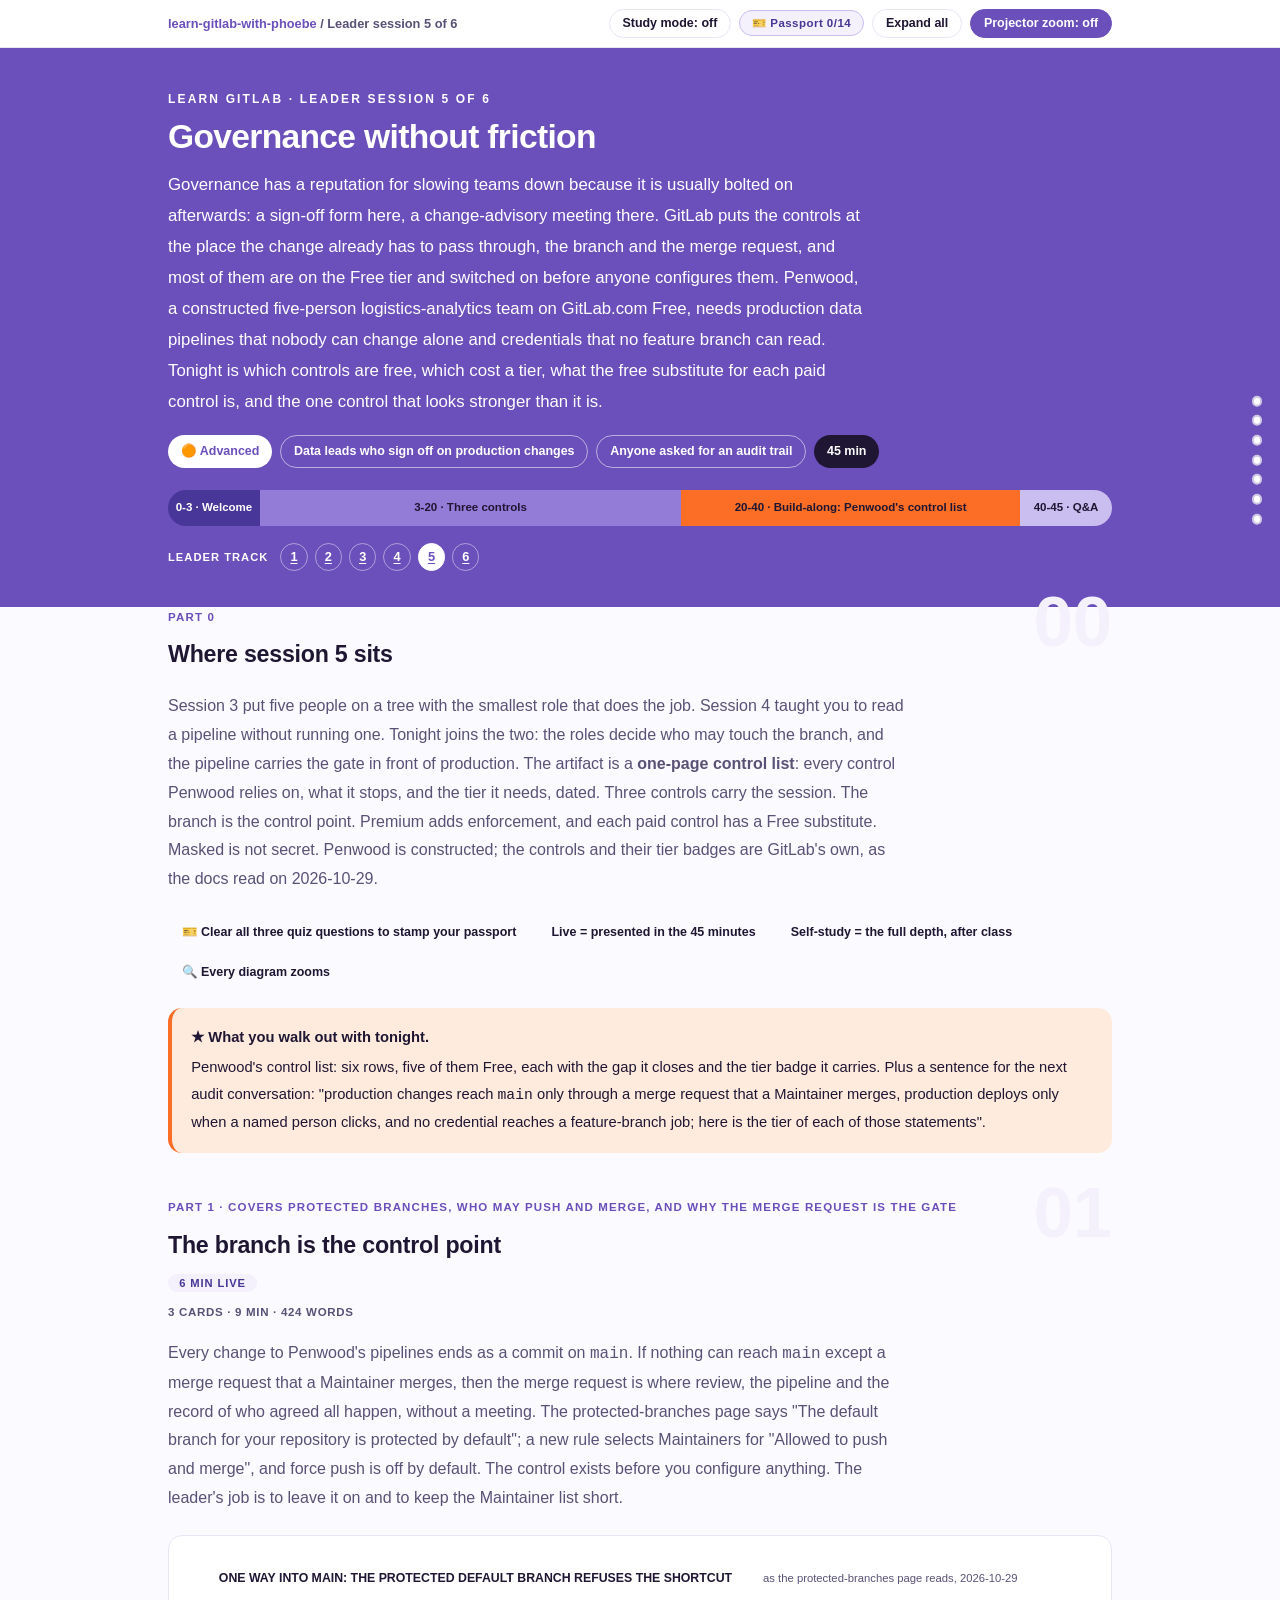
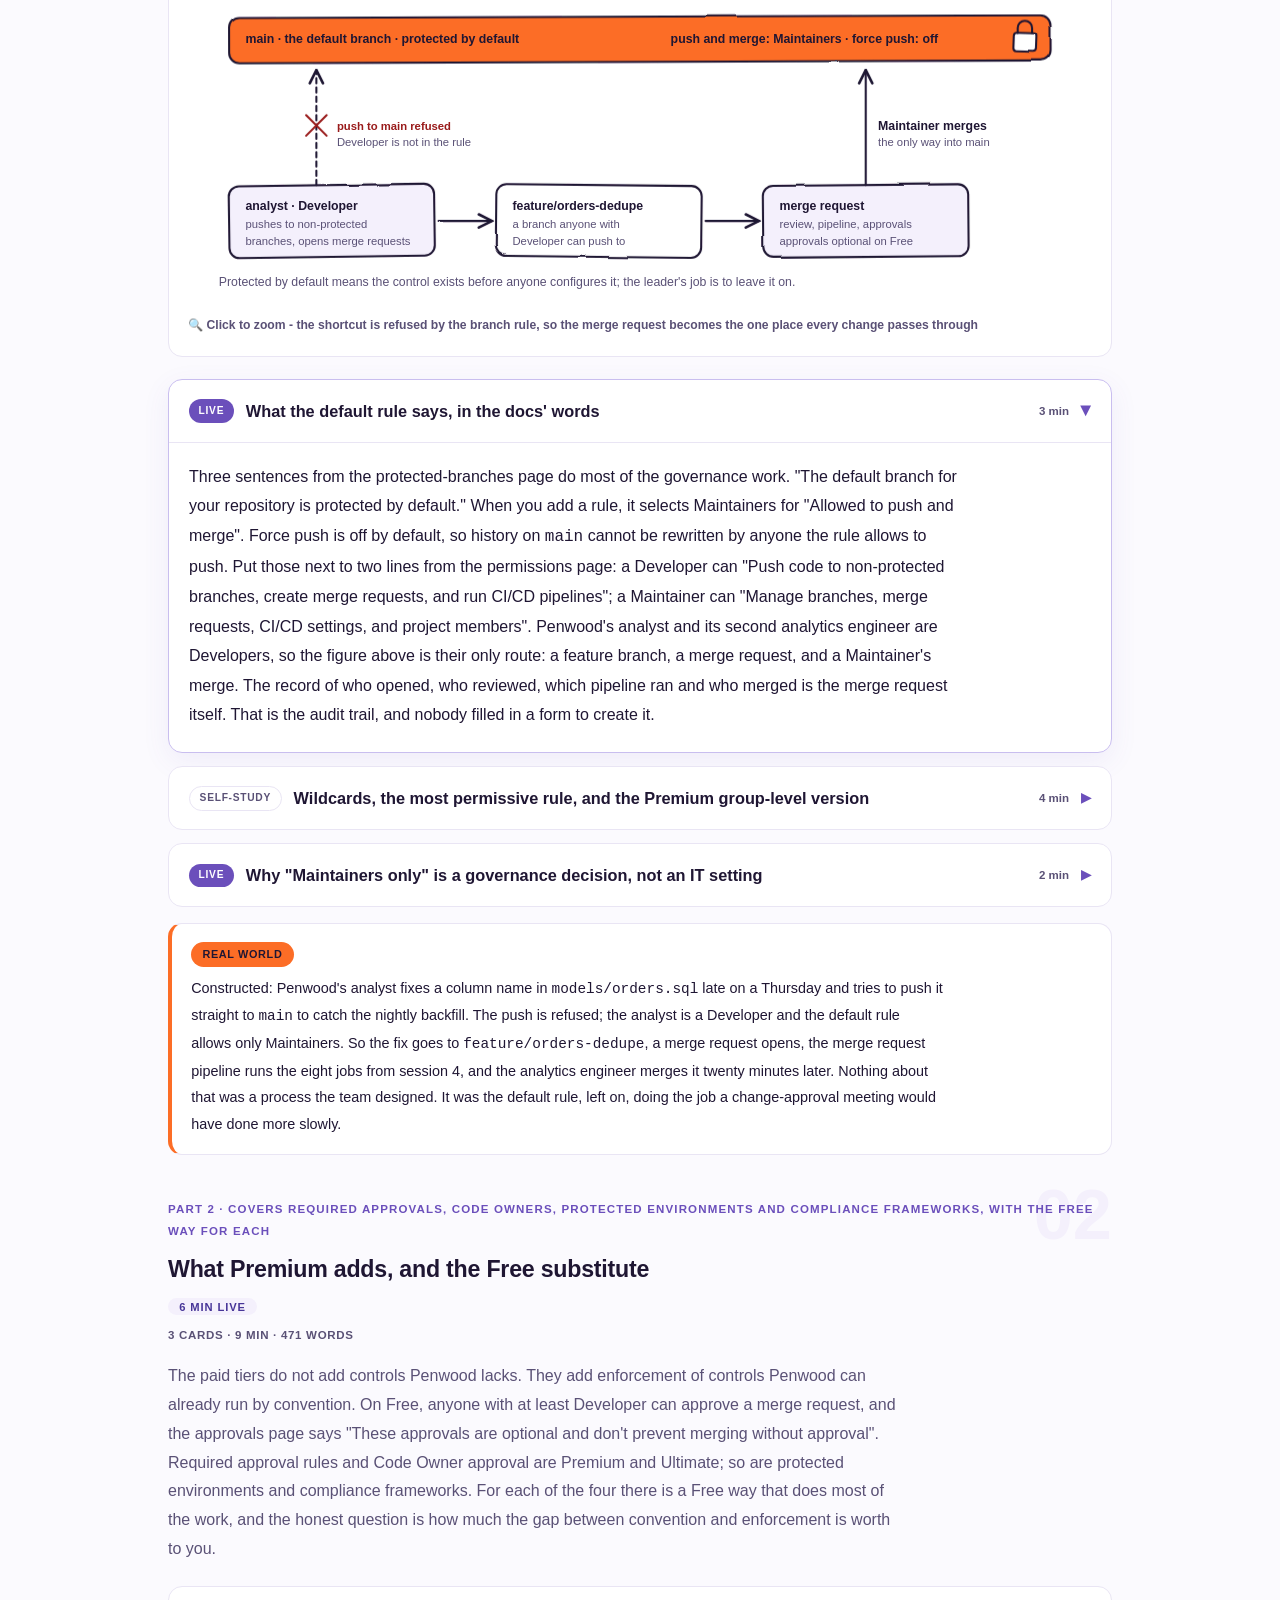
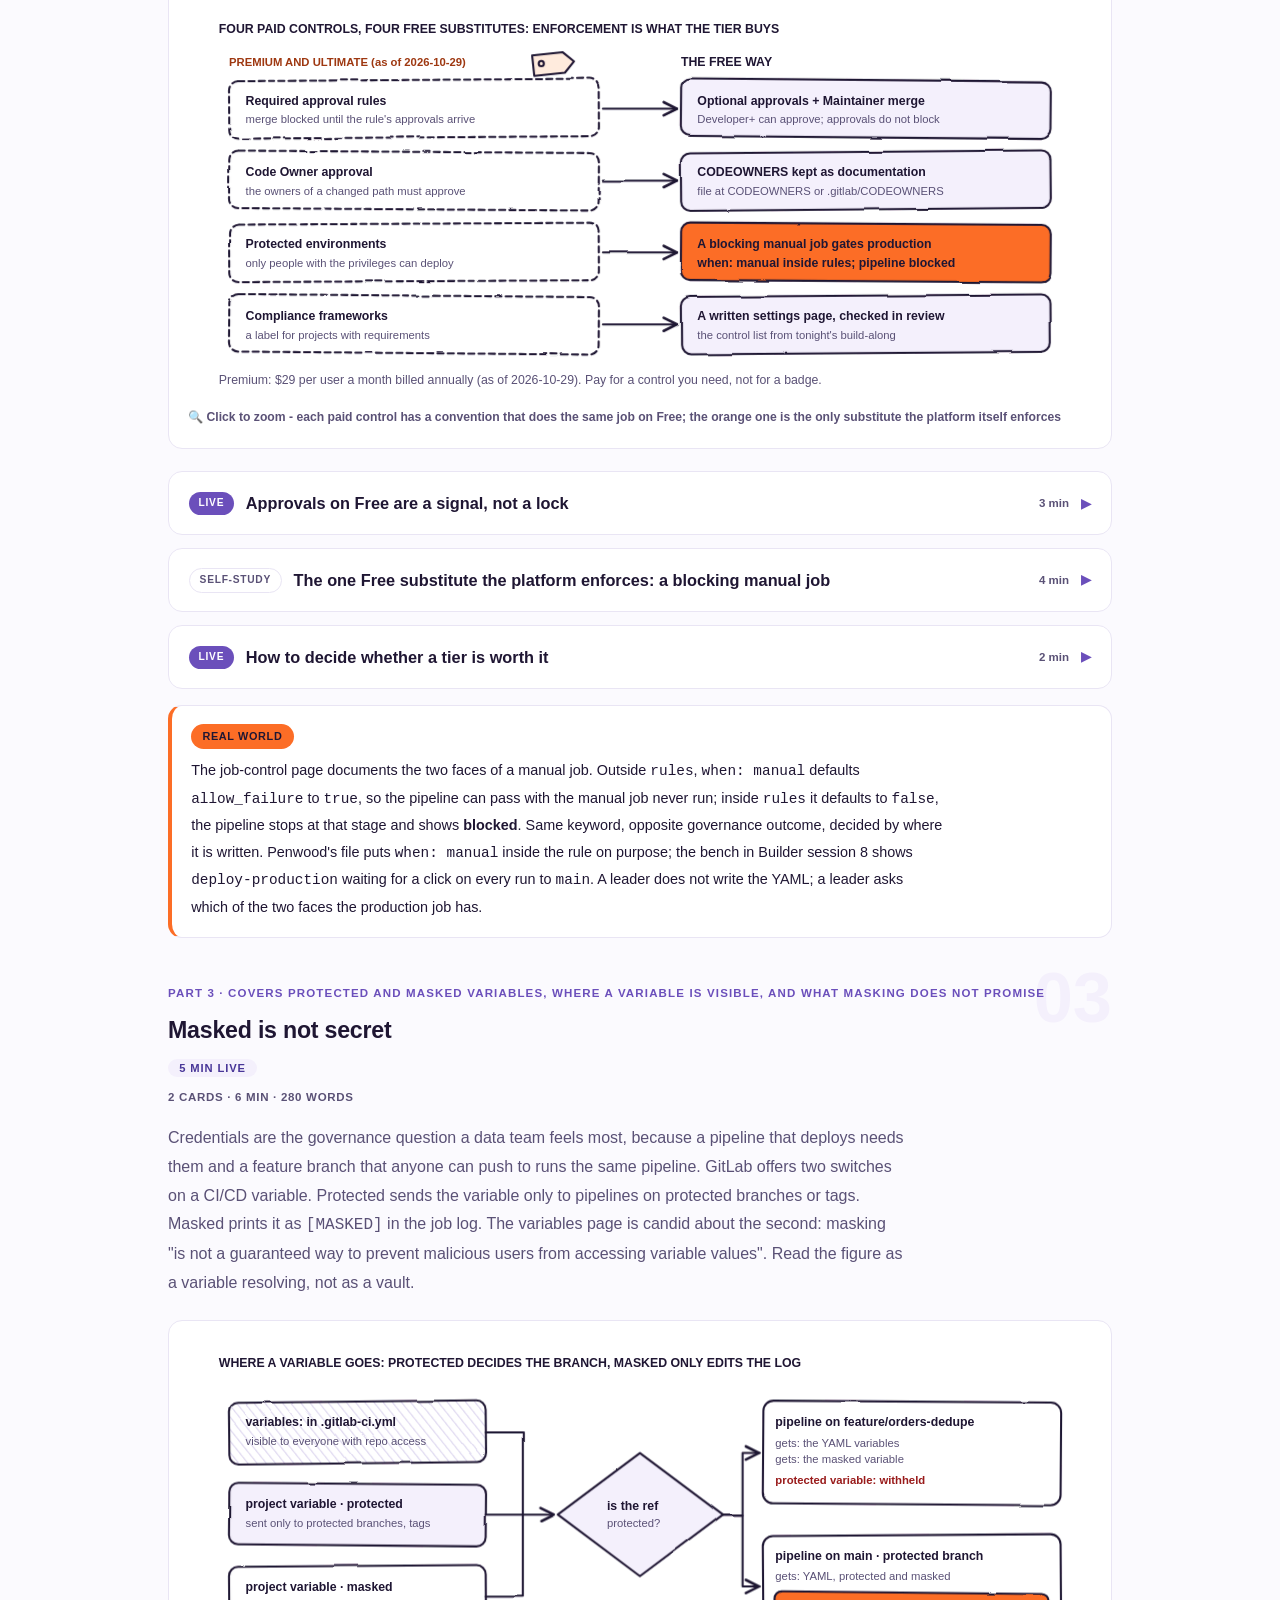
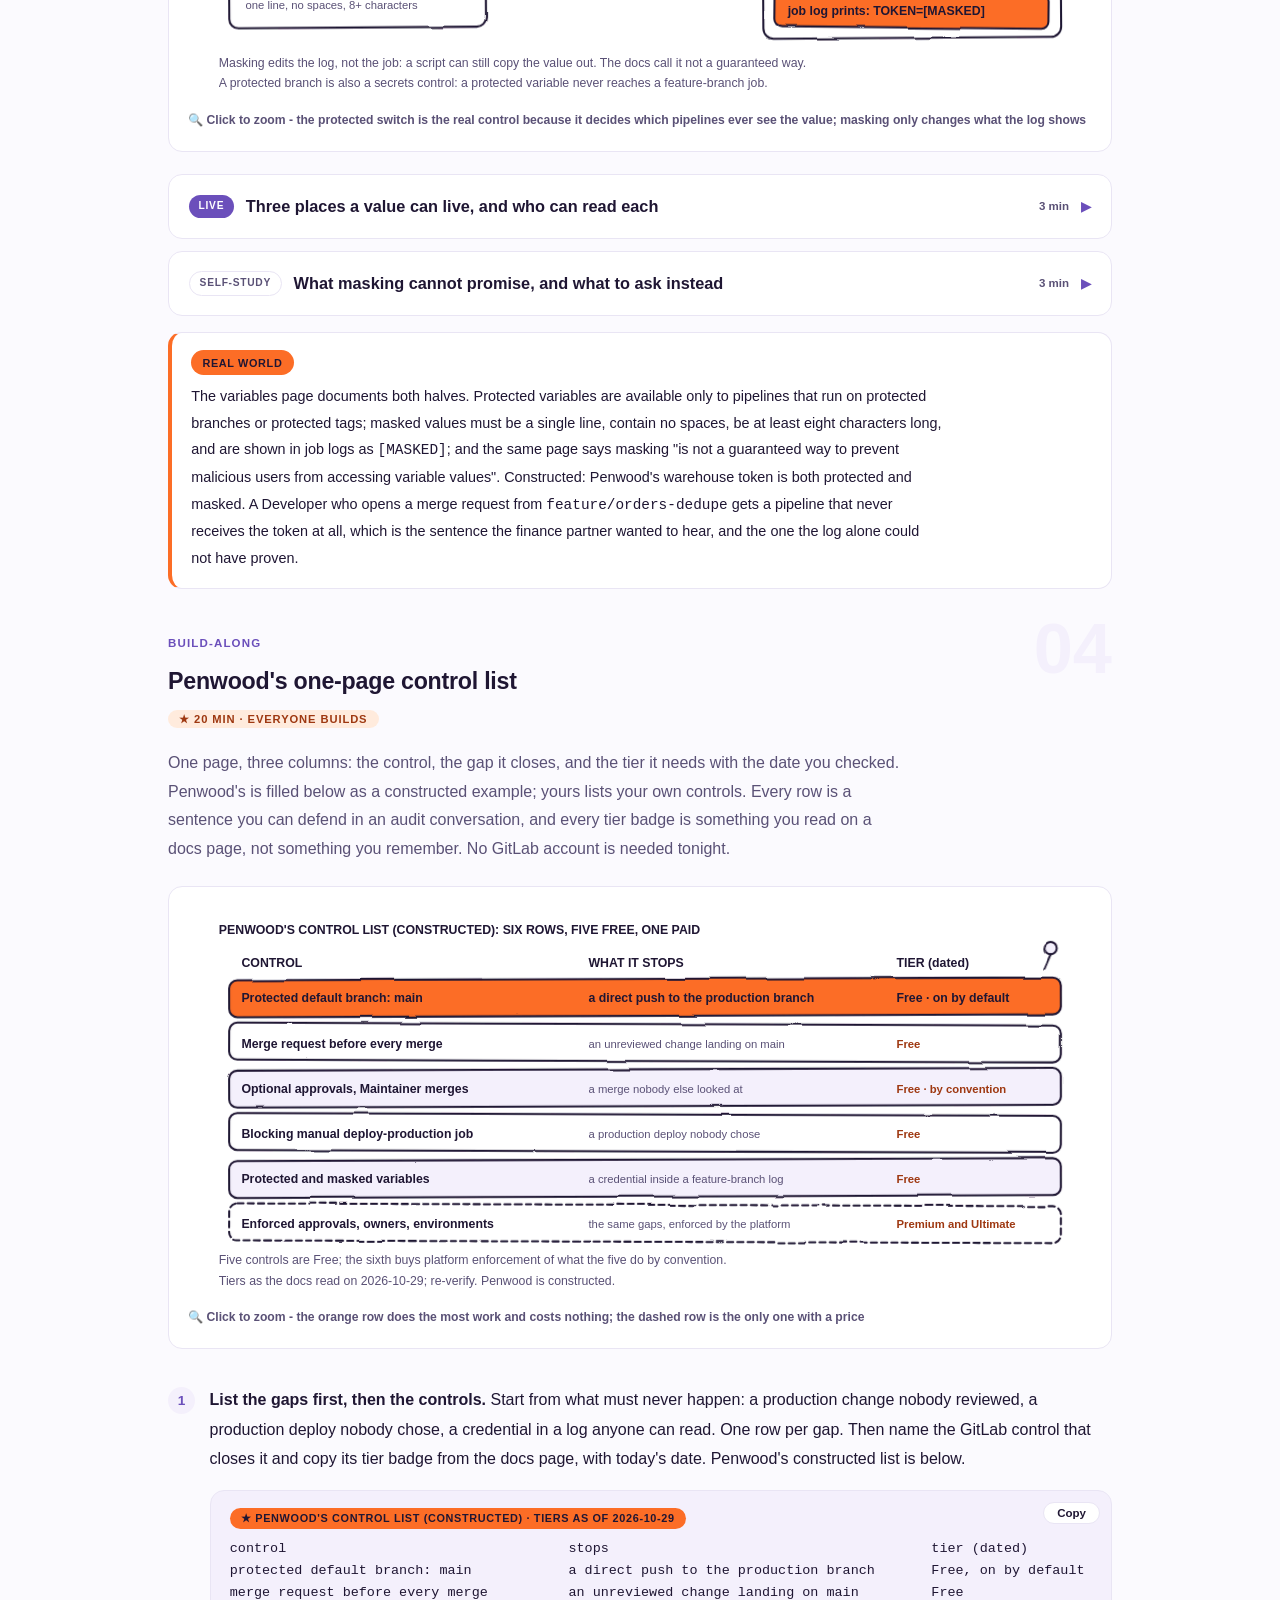
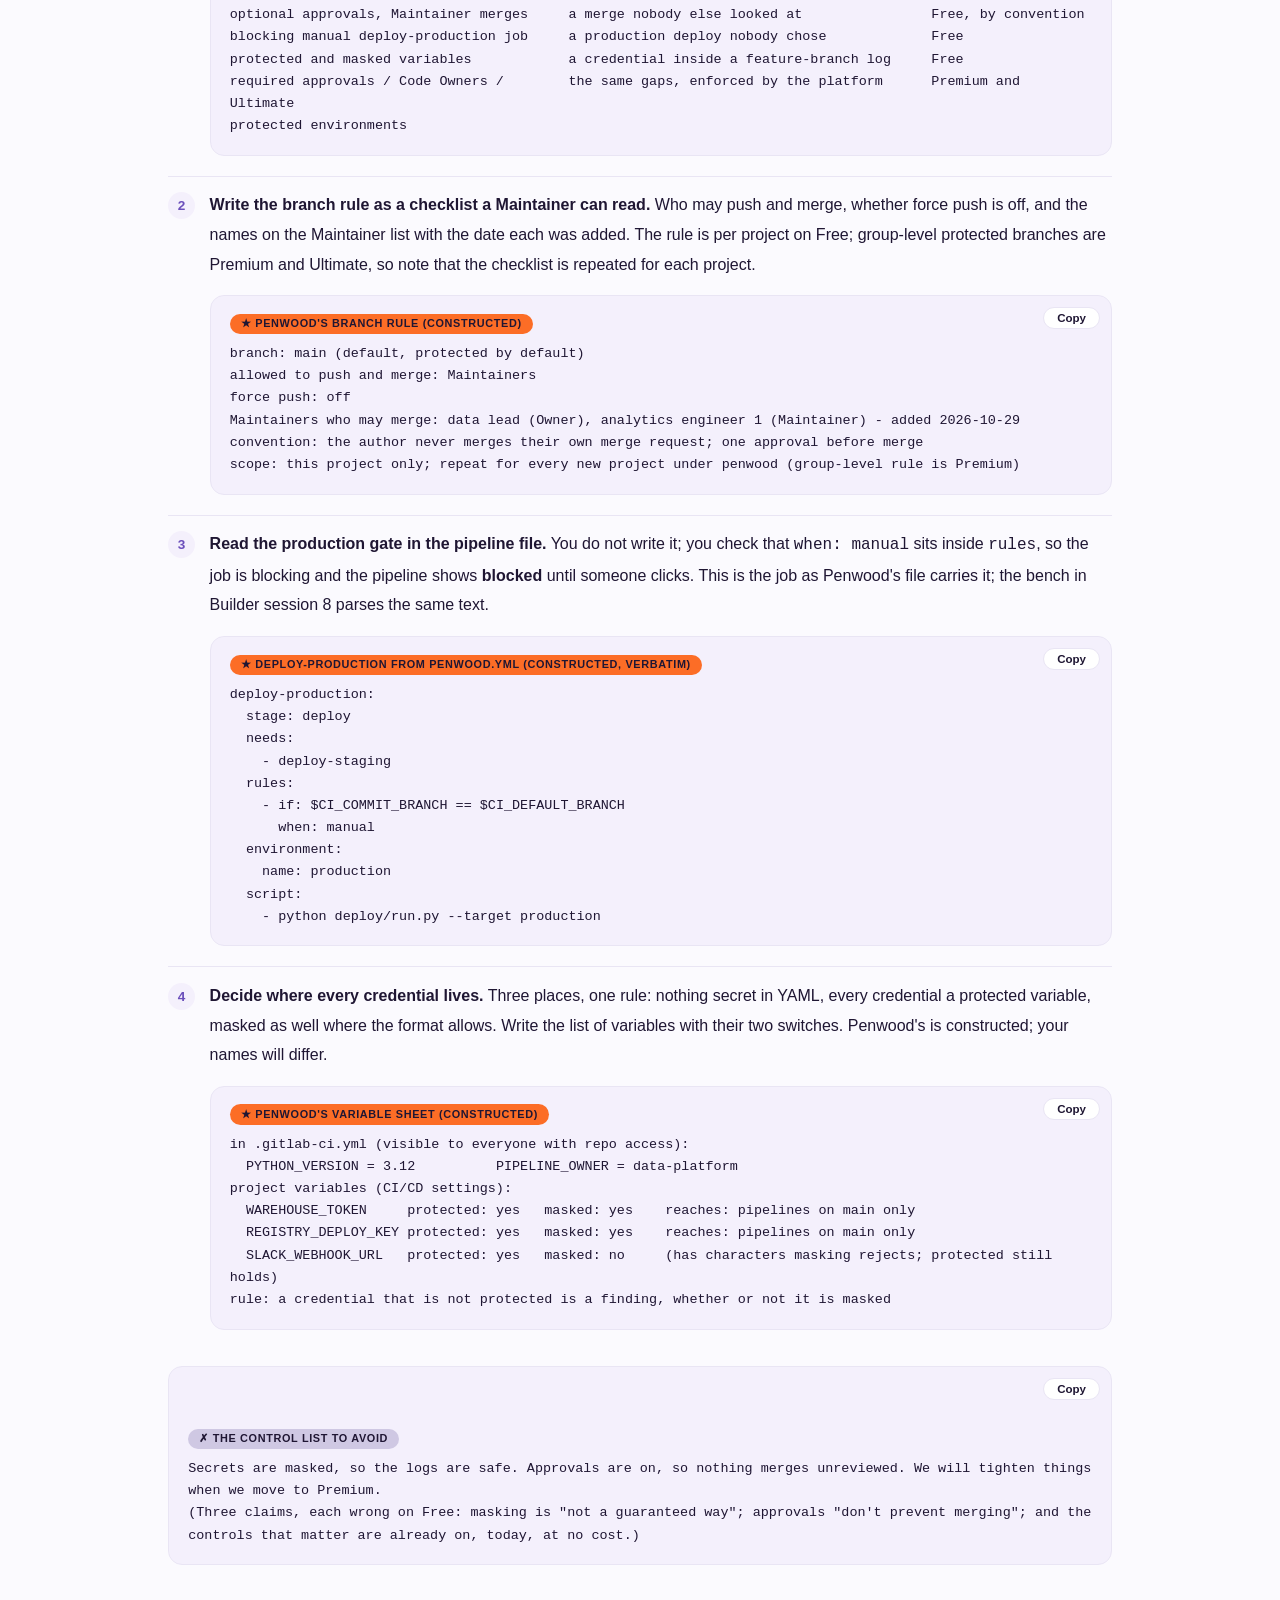
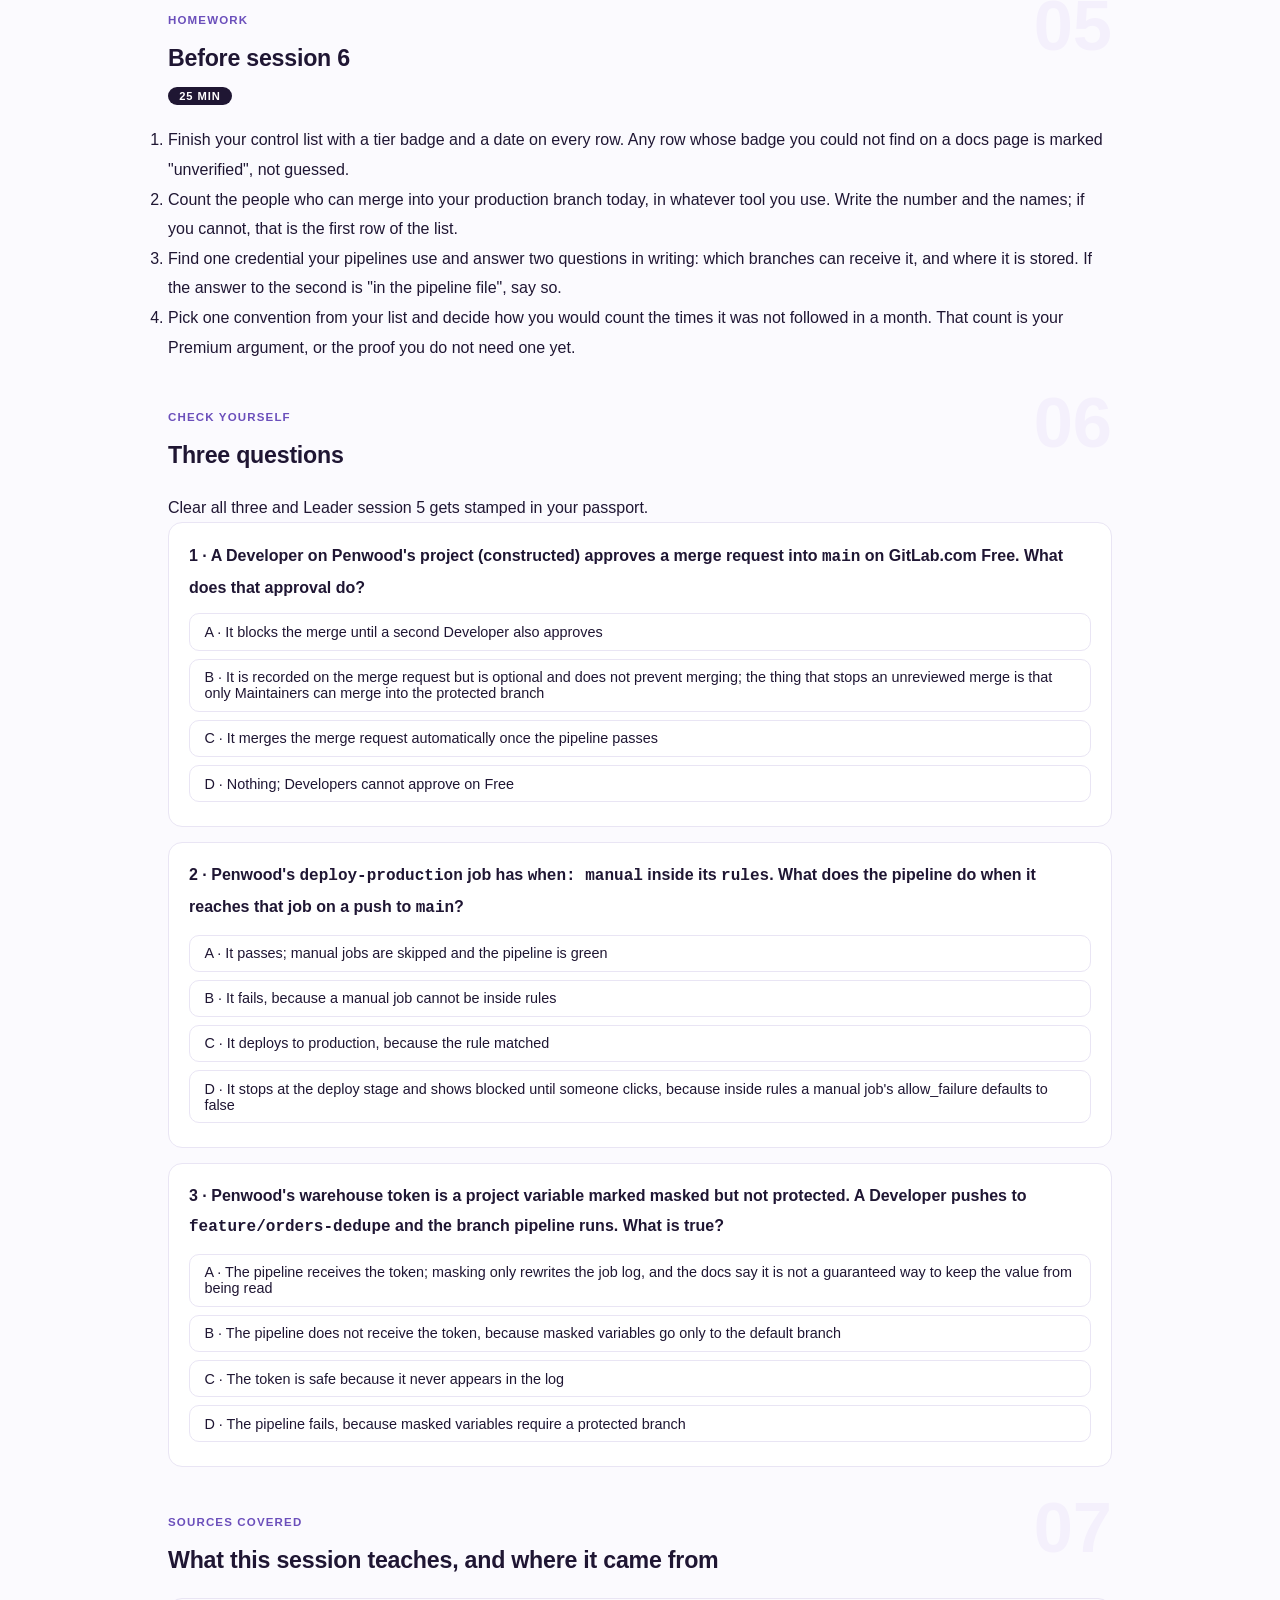
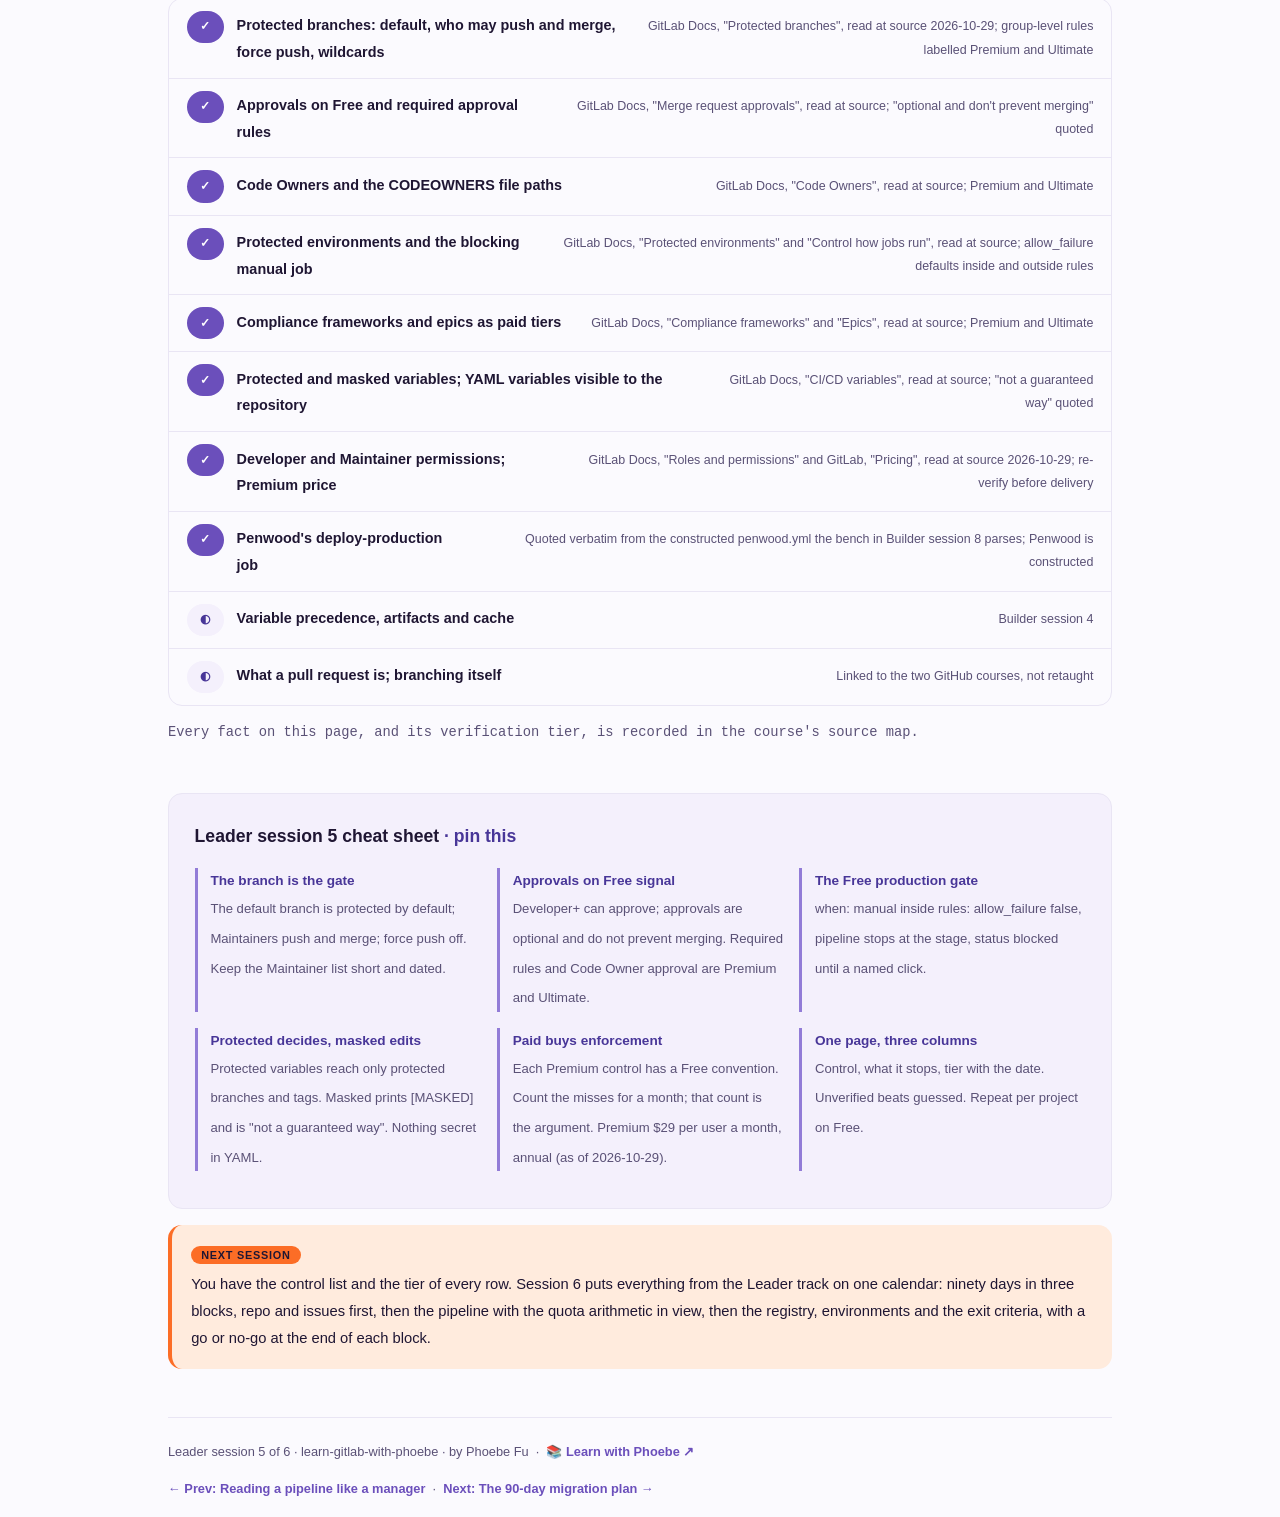
<file: courses/a5-governance-without-friction.html>
<!DOCTYPE html>
<html lang="en">
<head>
<meta charset="UTF-8">
<meta name="viewport" content="width=device-width, initial-scale=1.0">
<!-- social:start -->
<meta name="description" content="Leader session 5 of 6. The protected default branch and the merge request as the control point on GitLab.com Free; what Premium and Ultimate add (required approvals, Code Owner approval, protected environments, compliance frameworks) and the Free substitute for each; why a masked variable is not a secret. Penwood, a constructed analytics team, writes its one-page control list with the tier of every control.">
<meta property="og:type" content="article">
<meta property="og:site_name" content="Learn with Phoebe">
<meta property="og:title" content="Governance without friction - learn gitlab with phoebe">
<meta property="og:description" content="Leader session 5 of 6. Five controls that cost nothing, one that costs a tier, and the variable that only looks hidden.">
<meta property="og:url" content="https://phoebefu6.github.io/learn-gitlab-with-phoebe/courses/a5-governance-without-friction.html">
<meta property="og:image" content="https://phoebefu6.github.io/learn-gitlab-with-phoebe/assets/og-cover.png">
<meta property="og:image:width" content="1200">
<meta property="og:image:height" content="630">
<meta name="twitter:card" content="summary_large_image">
<meta name="twitter:title" content="Governance without friction - learn gitlab with phoebe">
<meta name="twitter:description" content="Leader session 5 of 6. The branch is the control point; Premium buys enforcement, not control; masked is not secret.">
<meta name="twitter:image" content="https://phoebefu6.github.io/learn-gitlab-with-phoebe/assets/og-cover.png">
<!-- social:end -->
<title>Leader session 5 · Governance without friction - learn gitlab with phoebe</title>
<link rel="stylesheet" href="../assets/style.css?v=1">
</head>
<body>

<div class="toolbar">
  <div class="wrap">
    <span class="crumb"><a href="../index.html">learn-gitlab-with-phoebe</a> / Leader session 5 of 6</span>
    <button class="btn" id="toggle-all" type="button">Expand all</button>
    <button class="btn primary" id="zoom-toggle" type="button">Projector zoom: off</button>
  </div>
</div>

<header class="masthead">
  <div class="wrap">
    <div class="eyebrow">Learn GitLab · Leader session 5 of 6</div>
    <h1>Governance <span class="accent">without friction</span></h1>
    <p class="sub">Governance has a reputation for slowing teams down because it is usually bolted on afterwards: a sign-off form here, a change-advisory meeting there. GitLab puts the controls at the place the change already has to pass through, the branch and the merge request, and most of them are on the Free tier and switched on before anyone configures them. Penwood, a constructed five-person logistics-analytics team on GitLab.com Free, needs production data pipelines that nobody can change alone and credentials that no feature branch can read. Tonight is which controls are free, which cost a tier, what the free substitute for each paid control is, and the one control that looks stronger than it is.</p>
    <div class="chip-row">
      <span class="chip level">🟠 Advanced</span>
      <span class="chip audience">Data leads who sign off on production changes</span>
      <span class="chip audience">Anyone asked for an audit trail</span>
      <span class="chip time">45 min</span>
    </div>
    <div class="agenda">
      <span class="a1" style="flex:1">0-3 · Welcome</span>
      <span class="a2" style="flex:5">3-20 · Three controls</span>
      <span class="a3" style="flex:4">20-40 · Build-along: Penwood's control list</span>
      <span class="a4" style="flex:1">40-45 · Q&amp;A</span>
    </div>
  </div>
</header>

<main class="wrap">

  <section class="section" id="intro">
    <div class="section-kicker">
      <span class="klabel">Part 0</span>
      <h2>Where session 5 sits</h2>
    </div>
    <p class="lede">Session 3 put five people on a tree with the smallest role that does the job. Session 4 taught you to read a pipeline without running one. Tonight joins the two: the roles decide who may touch the branch, and the pipeline carries the gate in front of production. The artifact is a <strong>one-page control list</strong>: every control Penwood relies on, what it stops, and the tier it needs, dated. Three controls carry the session. The branch is the control point. Premium adds enforcement, and each paid control has a Free substitute. Masked is not secret. Penwood is constructed; the controls and their tier badges are GitLab's own, as the docs read on 2026-10-29.</p>

    <div class="legend">
      <span class="pill">🎫 Clear all three quiz questions to stamp your passport</span>
      <span class="pill">Live = presented in the 45 minutes</span>
      <span class="pill">Self-study = the full depth, after class</span>
      <span class="pill">🔍 Every diagram zooms</span>
    </div>

    <div class="callout win">
      <p><strong>★ What you walk out with tonight.</strong> Penwood's control list: six rows, five of them Free, each with the gap it closes and the tier badge it carries. Plus a sentence for the next audit conversation: "production changes reach <code>main</code> only through a merge request that a Maintainer merges, production deploys only when a named person clicks, and no credential reaches a feature-branch job; here is the tier of each of those statements".</p>
    </div>
  </section>

  <section class="section" id="part-1">
    <div class="section-kicker">
      <span class="klabel">Part 1 · covers protected branches, who may push and merge, and why the merge request is the gate</span>
      <h2>The branch is the control point</h2>
      <span class="tag concept">6 min live</span>
    </div>
    <p class="lede">Every change to Penwood's pipelines ends as a commit on <code>main</code>. If nothing can reach <code>main</code> except a merge request that a Maintainer merges, then the merge request is where review, the pipeline and the record of who agreed all happen, without a meeting. The protected-branches page says "The default branch for your repository is protected by default"; a new rule selects Maintainers for "Allowed to push and merge", and force push is off by default. The control exists before you configure anything. The leader's job is to leave it on and to keep the Maintainer list short.</p>

    <figure class="zoomable">
      <svg viewBox="0 0 880 340" xmlns="http://www.w3.org/2000/svg" role="img" aria-label="A hand-drawn mechanism. A bar across the top is the main branch, protected by default, with push and merge allowed to Maintainers and force push off. Below, a Developer tries to push straight to main and the push is refused. The same Developer pushes to the feature branch feature/orders-dedupe, opens a merge request, and a Maintainer merges it into main. A padlock sits on the main bar.">
        <defs>
          <filter id="a5aSk" x="-3%" y="-3%" width="106%" height="106%"><feTurbulence type="fractalNoise" baseFrequency="0.02" numOctaves="2" seed="31" result="n"/><feDisplacementMap in="SourceGraphic" in2="n" scale="2.4" xChannelSelector="R" yChannelSelector="G"/></filter>
          <pattern id="a5aHc" patternUnits="userSpaceOnUse" width="7" height="7" patternTransform="rotate(-38)"><line x1="0" y1="0" x2="0" y2="7" stroke="#6B4FBB" stroke-width="1" opacity=".5"/></pattern>
          <marker id="a5aAr" viewBox="0 0 10 10" refX="9" refY="5" markerWidth="8" markerHeight="8" orient="auto"><path d="M1 1 L9 5 L1 9" fill="none" stroke="#1F1633" stroke-width="1.6" stroke-linecap="round"/></marker>
        </defs>
        <style>
          .a5aH { font: 800 12px Inter, sans-serif; fill: #1F1633; }
          .a5aL { font: 600 12px Inter, sans-serif; fill: #1F1633; }
          .a5aS { font: 400 11px Inter, sans-serif; fill: #5A5176; }
          .a5aR { font: 800 11px Inter, sans-serif; fill: #991B1B; }
          .a5aN { font: 400 12px Inter, sans-serif; fill: #5A5176; }
        </style>

        <text class="a5aH" x="30" y="26">ONE WAY INTO MAIN: THE PROTECTED DEFAULT BRANCH REFUSES THE SHORTCUT</text>
        <text class="a5aS" x="560" y="26">as the protected-branches page reads, 2026-10-29</text>

        <g filter="url(#a5aSk)" fill="none" stroke="#1F1633" stroke-width="2" stroke-linecap="round" stroke-linejoin="round">
          <rect x="40" y="60" width="800" height="44" rx="10" transform="rotate(-0.2 440 82)" fill="#FC6D26"/>
          <rect x="804" y="76" width="22" height="18" rx="3" transform="rotate(2 815 85)" fill="#FFFFFF"/>
          <path d="M808 76 L808 71 A7 7 0 0 1 822 71 L822 76"/>
          <rect x="40" y="224" width="200" height="70" rx="10" transform="rotate(-0.8 140 259)" fill="#F4F0FC"/>
          <rect x="300" y="224" width="200" height="70" rx="10" transform="rotate(0.6 400 259)" fill="#FFFFFF"/>
          <rect x="560" y="224" width="200" height="70" rx="10" transform="rotate(-0.5 660 259)" fill="#F4F0FC"/>
          <path d="M125 224 L125 112" marker-end="url(#a5aAr)" stroke-dasharray="5 4"/>
          <path d="M115 156 L135 176 M135 156 L115 176" stroke="#991B1B"/>
          <path d="M244 259 L296 259" marker-end="url(#a5aAr)"/>
          <path d="M504 259 L556 259" marker-end="url(#a5aAr)"/>
          <path d="M660 224 L660 112" marker-end="url(#a5aAr)"/>
        </g>

        <text class="a5aL" x="56" y="86">main · the default branch · protected by default</text>
        <text class="a5aL" x="470" y="86">push and merge: Maintainers · force push: off</text>

        <text class="a5aR" x="145" y="170">push to main refused</text>
        <text class="a5aS" x="145" y="186">Developer is not in the rule</text>

        <text class="a5aL" x="56" y="248">analyst · Developer</text>
        <text class="a5aS" x="56" y="266">pushes to non-protected</text>
        <text class="a5aS" x="56" y="282">branches, opens merge requests</text>

        <text class="a5aL" x="316" y="248">feature/orders-dedupe</text>
        <text class="a5aS" x="316" y="266">a branch anyone with</text>
        <text class="a5aS" x="316" y="282">Developer can push to</text>

        <text class="a5aL" x="576" y="248">merge request</text>
        <text class="a5aS" x="576" y="266">review, pipeline, approvals</text>
        <text class="a5aS" x="576" y="282">approvals optional on Free</text>

        <text class="a5aL" x="672" y="170">Maintainer merges</text>
        <text class="a5aS" x="672" y="186">the only way into main</text>

        <text class="a5aN" x="30" y="322">Protected by default means the control exists before anyone configures it; the leader's job is to leave it on.</text>
      </svg>
      <figcaption>🔍 Click to zoom - the shortcut is refused by the branch rule, so the merge request becomes the one place every change passes through</figcaption>
    </figure>

    <details class="card" open>
      <summary><span class="mode live">Live</span> What the default rule says, in the docs' words <span class="mini">3 min</span><span class="caret">▶</span></summary>
      <div class="body">
        <p>Three sentences from the protected-branches page do most of the governance work. "The default branch for your repository is protected by default." When you add a rule, it selects Maintainers for "Allowed to push and merge". Force push is off by default, so history on <code>main</code> cannot be rewritten by anyone the rule allows to push. Put those next to two lines from the permissions page: a Developer can "Push code to non-protected branches, create merge requests, and run CI/CD pipelines"; a Maintainer can "Manage branches, merge requests, CI/CD settings, and project members". Penwood's analyst and its second analytics engineer are Developers, so the figure above is their only route: a feature branch, a merge request, and a Maintainer's merge. The record of who opened, who reviewed, which pipeline ran and who merged is the merge request itself. That is the audit trail, and nobody filled in a form to create it.</p>
      </div>
    </details>

    <details class="card">
      <summary><span class="mode self">Self-study</span> Wildcards, the most permissive rule, and the Premium group-level version <span class="mini">4 min</span><span class="caret">▶</span></summary>
      <div class="body">
        <p>Rules can match a pattern such as <code>release/*</code>, so every release branch is protected the moment it is created. When two rules match the same branch, the most permissive one wins, which is the trap: a loose wildcard rule added "for convenience" quietly loosens a tighter rule on the same branch. Review the rule list, not just the rule you added. Protected branches set at the group level, so that every project under <code>penwood</code> inherits them, are Premium and Ultimate. On Free, Penwood sets the rule per project; with one project that is one rule, and the control list tonight records that it must be repeated for each project the team creates later.</p>
        <p>The seam, in one line: what a pull request is for people who do not code lives in <a href="https://phoebefu6.github.io/learn-github-with-phoebe/courses/04-branches-and-prs.html">the GitHub course on branches and pull requests</a>, and branching itself in <a href="https://phoebefu6.github.io/learn-github-for-builders-with-phoebe/courses/02-the-daily-loop.html">GitHub for builders</a>; this page takes only what GitLab does with the branch as a control: who may push, who may merge, and what the rule refuses.</p>
      </div>
    </details>

    <details class="card">
      <summary><span class="mode live">Live</span> Why "Maintainers only" is a governance decision, not an IT setting <span class="mini">2 min</span><span class="caret">▶</span></summary>
      <div class="body">
        <p>The rule is only as strong as the Maintainer list. Penwood has two people who can merge into <code>main</code>: the data lead as Owner and one analytics engineer as Maintainer. That is the whole production-change authority of the team, written as two names, and it is the leader's list to keep. A third Maintainer added "so releases are not blocked on holiday" is a real decision with a real trade-off, and it belongs on the control list with a date next to it. Governance without friction is not governance without decisions; it is making the decisions where the platform already enforces them.</p>
      </div>
    </details>

    <div class="callout example">
      <span class="ex-pill">Real world</span>
      <p>Constructed: Penwood's analyst fixes a column name in <code>models/orders.sql</code> late on a Thursday and tries to push it straight to <code>main</code> to catch the nightly backfill. The push is refused; the analyst is a Developer and the default rule allows only Maintainers. So the fix goes to <code>feature/orders-dedupe</code>, a merge request opens, the merge request pipeline runs the eight jobs from session 4, and the analytics engineer merges it twenty minutes later. Nothing about that was a process the team designed. It was the default rule, left on, doing the job a change-approval meeting would have done more slowly.</p>
    </div>
  </section>

  <section class="section" id="part-2">
    <div class="section-kicker">
      <span class="klabel">Part 2 · covers required approvals, Code Owners, protected environments and compliance frameworks, with the Free way for each</span>
      <h2>What Premium adds, and the Free substitute</h2>
      <span class="tag concept">6 min live</span>
    </div>
    <p class="lede">The paid tiers do not add controls Penwood lacks. They add enforcement of controls Penwood can already run by convention. On Free, anyone with at least Developer can approve a merge request, and the approvals page says "These approvals are optional and don't prevent merging without approval". Required approval rules and Code Owner approval are Premium and Ultimate; so are protected environments and compliance frameworks. For each of the four there is a Free way that does most of the work, and the honest question is how much the gap between convention and enforcement is worth to you.</p>

    <figure class="zoomable">
      <svg viewBox="0 0 880 380" xmlns="http://www.w3.org/2000/svg" role="img" aria-label="A hand-drawn two-column mapping. Left, four Premium and Ultimate controls: required approval rules, Code Owner approval, protected environments, compliance frameworks. Right, the Free way for each: optional approvals plus a Maintainer merge, a CODEOWNERS file kept as documentation, a blocking manual job that gates production (highlighted), and a written settings page checked in review. A price tag doodle sits by the left header.">
        <defs>
          <filter id="a5bSk" x="-3%" y="-3%" width="106%" height="106%"><feTurbulence type="fractalNoise" baseFrequency="0.02" numOctaves="2" seed="37" result="n"/><feDisplacementMap in="SourceGraphic" in2="n" scale="2.4" xChannelSelector="R" yChannelSelector="G"/></filter>
          <pattern id="a5bHc" patternUnits="userSpaceOnUse" width="7" height="7" patternTransform="rotate(-38)"><line x1="0" y1="0" x2="0" y2="7" stroke="#6B4FBB" stroke-width="1" opacity=".5"/></pattern>
          <marker id="a5bAr" viewBox="0 0 10 10" refX="9" refY="5" markerWidth="8" markerHeight="8" orient="auto"><path d="M1 1 L9 5 L1 9" fill="none" stroke="#1F1633" stroke-width="1.6" stroke-linecap="round"/></marker>
        </defs>
        <style>
          .a5bH { font: 800 12px Inter, sans-serif; fill: #1F1633; }
          .a5bL { font: 600 12px Inter, sans-serif; fill: #1F1633; }
          .a5bS { font: 400 11px Inter, sans-serif; fill: #5A5176; }
          .a5bB { font: 800 11px Inter, sans-serif; fill: #9E3811; }
          .a5bN { font: 400 12px Inter, sans-serif; fill: #5A5176; }
        </style>

        <text class="a5bH" x="30" y="26">FOUR PAID CONTROLS, FOUR FREE SUBSTITUTES: ENFORCEMENT IS WHAT THE TIER BUYS</text>

        <text class="a5bB" x="40" y="58">PREMIUM AND ULTIMATE (as of 2026-10-29)</text>
        <text class="a5bH" x="480" y="58">THE FREE WAY</text>

        <g filter="url(#a5bSk)" fill="none" stroke="#1F1633" stroke-width="2" stroke-linecap="round" stroke-linejoin="round">
          <path d="M336 46 L366 46 L376 56 L366 66 L336 66 Z" transform="rotate(-6 356 56)" fill="#FFEBDD"/>
          <circle cx="344" cy="56" r="2.5"/>
          <rect x="40" y="72" width="360" height="56" rx="9" transform="rotate(-0.4 220 100)" fill="#FFFFFF" stroke-dasharray="6 4"/>
          <rect x="40" y="142" width="360" height="56" rx="9" transform="rotate(0.4 220 170)" fill="#FFFFFF" stroke-dasharray="6 4"/>
          <rect x="40" y="212" width="360" height="56" rx="9" transform="rotate(-0.3 220 240)" fill="#FFFFFF" stroke-dasharray="6 4"/>
          <rect x="40" y="282" width="360" height="56" rx="9" transform="rotate(0.5 220 310)" fill="#FFFFFF" stroke-dasharray="6 4"/>
          <path d="M404 100 L476 100" marker-end="url(#a5bAr)"/>
          <path d="M404 170 L476 170" marker-end="url(#a5bAr)"/>
          <path d="M404 240 L476 240" marker-end="url(#a5bAr)"/>
          <path d="M404 310 L476 310" marker-end="url(#a5bAr)"/>
          <rect x="480" y="72" width="360" height="56" rx="9" transform="rotate(0.5 660 100)" fill="#F4F0FC"/>
          <rect x="480" y="142" width="360" height="56" rx="9" transform="rotate(-0.5 660 170)" fill="#F4F0FC"/>
          <rect x="480" y="212" width="360" height="56" rx="9" transform="rotate(0.4 660 240)" fill="#FC6D26"/>
          <rect x="480" y="282" width="360" height="56" rx="9" transform="rotate(-0.4 660 310)" fill="#F4F0FC"/>
        </g>

        <text class="a5bL" x="56" y="96">Required approval rules</text>
        <text class="a5bS" x="56" y="114">merge blocked until the rule's approvals arrive</text>
        <text class="a5bL" x="496" y="96">Optional approvals + Maintainer merge</text>
        <text class="a5bS" x="496" y="114">Developer+ can approve; approvals do not block</text>

        <text class="a5bL" x="56" y="166">Code Owner approval</text>
        <text class="a5bS" x="56" y="184">the owners of a changed path must approve</text>
        <text class="a5bL" x="496" y="166">CODEOWNERS kept as documentation</text>
        <text class="a5bS" x="496" y="184">file at CODEOWNERS or .gitlab/CODEOWNERS</text>

        <text class="a5bL" x="56" y="236">Protected environments</text>
        <text class="a5bS" x="56" y="254">only people with the privileges can deploy</text>
        <text class="a5bL" x="496" y="236">A blocking manual job gates production</text>
        <text class="a5bL" x="496" y="254">when: manual inside rules; pipeline blocked</text>

        <text class="a5bL" x="56" y="306">Compliance frameworks</text>
        <text class="a5bS" x="56" y="324">a label for projects with requirements</text>
        <text class="a5bL" x="496" y="306">A written settings page, checked in review</text>
        <text class="a5bS" x="496" y="324">the control list from tonight's build-along</text>

        <text class="a5bN" x="30" y="368">Premium: $29 per user a month billed annually (as of 2026-10-29). Pay for a control you need, not for a badge.</text>
      </svg>
      <figcaption>🔍 Click to zoom - each paid control has a convention that does the same job on Free; the orange one is the only substitute the platform itself enforces</figcaption>
    </figure>

    <details class="card">
      <summary><span class="mode live">Live</span> Approvals on Free are a signal, not a lock <span class="mini">3 min</span><span class="caret">▶</span></summary>
      <div class="body">
        <p>On Free, anyone with at least Developer can approve a merge request, and the approvals page is explicit that "These approvals are optional and don't prevent merging without approval". So an approval on Free is a recorded statement, "I looked at this", that the merge request keeps forever, and the thing that actually stops an unreviewed merge is the branch rule from Part 1: only a Maintainer can merge. The Free convention, then, is two lines on the control list: "a second person approves before merge" and "the Maintainer does not merge their own merge request". Required approval rules, Premium and Ultimate, turn those two lines into something the merge button checks. Code Owner approval, also Premium and Ultimate, goes further: the people named for a path must approve changes to it. On Free the <code>CODEOWNERS</code> file can still live at <code>CODEOWNERS</code>, <code>docs/CODEOWNERS</code> or <code>.gitlab/CODEOWNERS</code>; it does not block, but it tells every reviewer who should have been asked, and a Maintainer can read it before merging.</p>
      </div>
    </details>

    <details class="card">
      <summary><span class="mode self">Self-study</span> The one Free substitute the platform enforces: a blocking manual job <span class="mini">4 min</span><span class="caret">▶</span></summary>
      <div class="body">
        <p>Protected environments, Premium and Ultimate, mean that "only people with the appropriate privileges can deploy to it". Penwood's Free version is in the pipeline file: <code>deploy-production</code> has <code>when: manual</code> inside its <code>rules</code>. The job-control page is specific about what that does. For a manual job defined inside <code>rules</code>, <code>allow_failure</code> defaults to <code>false</code>, so the job is blocking: "The pipeline stops at the stage where the job is defined", and the pipeline's status is <strong>blocked</strong> until someone clicks. Nothing deploys to production by accident, and the click is recorded against a name. What this does not do is restrict who may click; anyone who can run the pipeline can. That is exactly the gap protected environments close, and it is the first thing the control list should say about the Premium decision: Penwood is five people who all sit in one room, so the gap is small; a thirty-person group would price it differently.</p>
        <p>Compliance frameworks, Premium and Ultimate, are "a label to identify that your project has certain compliance requirements". Penwood's Free substitute is the control list itself, kept in the repository and re-read in every merge request that touches a setting. Epics, also Premium and Ultimate, are out of scope here; Builder session 1 covers the Free board.</p>
      </div>
    </details>

    <details class="card">
      <summary><span class="mode live">Live</span> How to decide whether a tier is worth it <span class="mini">2 min</span><span class="caret">▶</span></summary>
      <div class="body">
        <p>Write the convention first, run it for a month on Free, and count the times it was not followed. Zero means the convention holds and the tier buys you nothing yet. A number above zero is the cost of enforcement you are already paying in incidents, and that number, not the feature list, is the argument for Premium. Premium is $29 per user a month billed annually as of 2026-10-29; re-verify the tier page before relying on it. For five people that is a number you can hold next to one production mistake and decide.</p>
      </div>
    </details>

    <div class="callout example">
      <span class="ex-pill">Real world</span>
      <p>The job-control page documents the two faces of a manual job. Outside <code>rules</code>, <code>when: manual</code> defaults <code>allow_failure</code> to <code>true</code>, so the pipeline can pass with the manual job never run; inside <code>rules</code> it defaults to <code>false</code>, the pipeline stops at that stage and shows <strong>blocked</strong>. Same keyword, opposite governance outcome, decided by where it is written. Penwood's file puts <code>when: manual</code> inside the rule on purpose; the bench in Builder session 8 shows <code>deploy-production</code> waiting for a click on every run to <code>main</code>. A leader does not write the YAML; a leader asks which of the two faces the production job has.</p>
    </div>
  </section>

  <section class="section" id="part-3">
    <div class="section-kicker">
      <span class="klabel">Part 3 · covers protected and masked variables, where a variable is visible, and what masking does not promise</span>
      <h2>Masked is not secret</h2>
      <span class="tag concept">5 min live</span>
    </div>
    <p class="lede">Credentials are the governance question a data team feels most, because a pipeline that deploys needs them and a feature branch that anyone can push to runs the same pipeline. GitLab offers two switches on a CI/CD variable. Protected sends the variable only to pipelines on protected branches or tags. Masked prints it as <code>[MASKED]</code> in the job log. The variables page is candid about the second: masking "is not a guaranteed way to prevent malicious users from accessing variable values". Read the figure as a variable resolving, not as a vault.</p>

    <figure class="zoomable">
      <svg viewBox="0 0 880 350" xmlns="http://www.w3.org/2000/svg" role="img" aria-label="A hand-drawn resolver. Three sources on the left: variables written in .gitlab-ci.yml, visible to everyone with repository access; a project variable marked protected, sent only to protected branches and tags; a project variable marked masked, one line, no spaces, eight or more characters. They feed a diamond that asks whether the ref is protected. Above right, a pipeline on feature/orders-dedupe receives the YAML variables and the masked variable, and the protected variable is withheld. Below right, a pipeline on main receives all three, and its job log, highlighted, prints TOKEN=[MASKED].">
        <defs>
          <filter id="a5cSk" x="-3%" y="-3%" width="106%" height="106%"><feTurbulence type="fractalNoise" baseFrequency="0.02" numOctaves="2" seed="41" result="n"/><feDisplacementMap in="SourceGraphic" in2="n" scale="2.4" xChannelSelector="R" yChannelSelector="G"/></filter>
          <pattern id="a5cHc" patternUnits="userSpaceOnUse" width="7" height="7" patternTransform="rotate(-38)"><line x1="0" y1="0" x2="0" y2="7" stroke="#6B4FBB" stroke-width="1" opacity=".5"/></pattern>
          <marker id="a5cAr" viewBox="0 0 10 10" refX="9" refY="5" markerWidth="8" markerHeight="8" orient="auto"><path d="M1 1 L9 5 L1 9" fill="none" stroke="#1F1633" stroke-width="1.6" stroke-linecap="round"/></marker>
        </defs>
        <style>
          .a5cH { font: 800 12px Inter, sans-serif; fill: #1F1633; }
          .a5cL { font: 600 12px Inter, sans-serif; fill: #1F1633; }
          .a5cS { font: 400 11px Inter, sans-serif; fill: #5A5176; }
          .a5cR { font: 800 11px Inter, sans-serif; fill: #991B1B; }
          .a5cN { font: 400 12px Inter, sans-serif; fill: #5A5176; }
        </style>

        <text class="a5cH" x="30" y="26">WHERE A VARIABLE GOES: PROTECTED DECIDES THE BRANCH, MASKED ONLY EDITS THE LOG</text>

        <g filter="url(#a5cSk)" fill="none" stroke="#1F1633" stroke-width="2" stroke-linecap="round" stroke-linejoin="round">
          <rect x="40" y="60" width="250" height="60" rx="9" transform="rotate(-0.6 165 90)" fill="url(#a5cHc)"/>
          <rect x="40" y="140" width="250" height="60" rx="9" transform="rotate(0.5 165 170)" fill="#F4F0FC"/>
          <rect x="40" y="220" width="250" height="60" rx="9" transform="rotate(-0.4 165 250)" fill="#FFFFFF"/>
          <path d="M290 90 L326 90 L326 170"/>
          <path d="M290 250 L326 250 L326 170"/>
          <path d="M290 170 L356 170" marker-end="url(#a5cAr)"/>
          <path d="M440 110 L520 170 L440 230 L360 170 Z" fill="#F4F0FC"/>
          <path d="M520 170 L540 170 L540 110 L556 110" marker-end="url(#a5cAr)"/>
          <path d="M520 170 L540 170 L540 240 L556 240" marker-end="url(#a5cAr)"/>
          <rect x="560" y="60" width="290" height="100" rx="10" transform="rotate(0.4 705 110)" fill="#FFFFFF"/>
          <rect x="560" y="190" width="290" height="100" rx="10" transform="rotate(-0.4 705 240)" fill="#FFFFFF"/>
          <rect x="572" y="246" width="266" height="34" rx="7" transform="rotate(0.6 705 263)" fill="#FC6D26"/>
        </g>

        <text class="a5cL" x="56" y="84">variables: in .gitlab-ci.yml</text>
        <text class="a5cS" x="56" y="102">visible to everyone with repo access</text>
        <text class="a5cL" x="56" y="164">project variable · protected</text>
        <text class="a5cS" x="56" y="182">sent only to protected branches, tags</text>
        <text class="a5cL" x="56" y="244">project variable · masked</text>
        <text class="a5cS" x="56" y="262">one line, no spaces, 8+ characters</text>

        <text class="a5cL" x="408" y="166">is the ref</text>
        <text class="a5cS" x="408" y="182">protected?</text>

        <text class="a5cL" x="572" y="84">pipeline on feature/orders-dedupe</text>
        <text class="a5cS" x="572" y="104">gets: the YAML variables</text>
        <text class="a5cS" x="572" y="120">gets: the masked variable</text>
        <text class="a5cR" x="572" y="140">protected variable: withheld</text>

        <text class="a5cL" x="572" y="214">pipeline on main · protected branch</text>
        <text class="a5cS" x="572" y="234">gets: YAML, protected and masked</text>
        <text class="a5cL" x="584" y="268">job log prints: TOKEN=[MASKED]</text>

        <text class="a5cN" x="30" y="318">Masking edits the log, not the job: a script can still copy the value out. The docs call it not a guaranteed way.</text>
        <text class="a5cN" x="30" y="338">A protected branch is also a secrets control: a protected variable never reaches a feature-branch job.</text>
      </svg>
      <figcaption>🔍 Click to zoom - the protected switch is the real control because it decides which pipelines ever see the value; masking only changes what the log shows</figcaption>
    </figure>

    <details class="card">
      <summary><span class="mode live">Live</span> Three places a value can live, and who can read each <span class="mini">3 min</span><span class="caret">▶</span></summary>
      <div class="body">
        <p>A value in the <code>variables:</code> block of <code>.gitlab-ci.yml</code> is in the repository, and the variables page says it plainly: "Variables saved in the <code>.gitlab-ci.yml</code> file are visible to all users with access to the repository." Penwood's file keeps only <code>PYTHON_VERSION</code> and <code>PIPELINE_OWNER</code> there, and nothing else should ever join them. A project variable set in the CI/CD settings is the second place; by default it is sent to every pipeline, including one on a branch a Developer just pushed. Marking it <strong>protected</strong> changes that: it goes only to pipelines on protected branches or tags, which after Part 1 means only pipelines on <code>main</code>. Marking it <strong>masked</strong> changes only the log: a value that is one line, has no spaces and is at least eight characters is printed as <code>[MASKED]</code>. The control list needs one row that says: "every credential is a protected variable; masked as well where the format allows; none in YAML".</p>
      </div>
    </details>

    <details class="card">
      <summary><span class="mode self">Self-study</span> What masking cannot promise, and what to ask instead <span class="mini">3 min</span><span class="caret">▶</span></summary>
      <div class="body">
        <p>Masking is a text substitution on the job log. A job script that writes the value to a file, encodes it, splits it across lines or sends it somewhere else is not affected; the page's own words are that masking "is not a guaranteed way to prevent malicious users from accessing variable values". So the question a leader asks is not "is it masked" but "which pipelines can receive it at all", and the answer that holds is "only pipelines on a protected branch, which only Maintainers can merge into". That chains Part 3 back to Part 1: the branch rule is the secrets control too. Where a variable's precedence comes from, job over global over predefined, is Builder session 4's territory and is not retaught here.</p>
      </div>
    </details>

    <div class="callout example">
      <span class="ex-pill">Real world</span>
      <p>The variables page documents both halves. Protected variables are available only to pipelines that run on protected branches or protected tags; masked values must be a single line, contain no spaces, be at least eight characters long, and are shown in job logs as <code>[MASKED]</code>; and the same page says masking "is not a guaranteed way to prevent malicious users from accessing variable values". Constructed: Penwood's warehouse token is both protected and masked. A Developer who opens a merge request from <code>feature/orders-dedupe</code> gets a pipeline that never receives the token at all, which is the sentence the finance partner wanted to hear, and the one the log alone could not have proven.</p>
    </div>
  </section>

  <section class="section" id="demo-1">
    <div class="section-kicker">
      <span class="klabel">Build-along</span>
      <h2>Penwood's one-page control list</h2>
      <span class="tag demo">★ 20 min · everyone builds</span>
    </div>
    <p class="lede">One page, three columns: the control, the gap it closes, and the tier it needs with the date you checked. Penwood's is filled below as a constructed example; yours lists your own controls. Every row is a sentence you can defend in an audit conversation, and every tier badge is something you read on a docs page, not something you remember. No GitLab account is needed tonight.</p>

    <figure class="zoomable">
      <svg viewBox="0 0 880 380" xmlns="http://www.w3.org/2000/svg" role="img" aria-label="A hand-drawn table of six controls for the constructed Penwood team. Protected default branch main, highlighted: stops a direct push to the production branch, Free. Merge request before merge: stops an unreviewed change landing on main, Free. Optional approvals with a Maintainer merging: stops a merge nobody else looked at, Free by convention. Blocking manual deploy-production job: stops a production deploy nobody chose, Free. Protected and masked variables: stop a credential inside a feature-branch log, Free. Enforced approvals, owners and environments: the same gaps enforced by the platform, Premium and Ultimate. A pin doodle sits at the top right.">
        <defs>
          <filter id="a5dSk" x="-3%" y="-3%" width="106%" height="106%"><feTurbulence type="fractalNoise" baseFrequency="0.02" numOctaves="2" seed="43" result="n"/><feDisplacementMap in="SourceGraphic" in2="n" scale="2.4" xChannelSelector="R" yChannelSelector="G"/></filter>
          <pattern id="a5dHc" patternUnits="userSpaceOnUse" width="7" height="7" patternTransform="rotate(-38)"><line x1="0" y1="0" x2="0" y2="7" stroke="#6B4FBB" stroke-width="1" opacity=".5"/></pattern>
          <marker id="a5dAr" viewBox="0 0 10 10" refX="9" refY="5" markerWidth="8" markerHeight="8" orient="auto"><path d="M1 1 L9 5 L1 9" fill="none" stroke="#1F1633" stroke-width="1.6" stroke-linecap="round"/></marker>
        </defs>
        <style>
          .a5dH { font: 800 12px Inter, sans-serif; fill: #1F1633; }
          .a5dL { font: 600 12px Inter, sans-serif; fill: #1F1633; }
          .a5dS { font: 400 11px Inter, sans-serif; fill: #5A5176; }
          .a5dB { font: 800 11px Inter, sans-serif; fill: #9E3811; }
          .a5dN { font: 400 12px Inter, sans-serif; fill: #5A5176; }
        </style>

        <text class="a5dH" x="30" y="26">PENWOOD'S CONTROL LIST (CONSTRUCTED): SIX ROWS, FIVE FREE, ONE PAID</text>

        <text class="a5dH" x="52" y="58">CONTROL</text>
        <text class="a5dH" x="390" y="58">WHAT IT STOPS</text>
        <text class="a5dH" x="690" y="58">TIER (dated)</text>

        <g filter="url(#a5dSk)" fill="none" stroke="#1F1633" stroke-width="2" stroke-linecap="round" stroke-linejoin="round">
          <circle cx="840" cy="40" r="6" fill="#F4F0FC"/>
          <path d="M840 46 L834 60"/>
          <rect x="40" y="70" width="810" height="36" rx="8" transform="rotate(-0.2 445 88)" fill="#FC6D26"/>
          <rect x="40" y="114" width="810" height="36" rx="8" transform="rotate(0.2 445 132)" fill="#FFFFFF"/>
          <rect x="40" y="158" width="810" height="36" rx="8" transform="rotate(-0.2 445 176)" fill="#F4F0FC"/>
          <rect x="40" y="202" width="810" height="36" rx="8" transform="rotate(0.2 445 220)" fill="#FFFFFF"/>
          <rect x="40" y="246" width="810" height="36" rx="8" transform="rotate(-0.2 445 264)" fill="#F4F0FC"/>
          <rect x="40" y="290" width="810" height="36" rx="8" transform="rotate(0.2 445 308)" fill="#FFFFFF" stroke-dasharray="6 4"/>
        </g>

        <text class="a5dL" x="52" y="93">Protected default branch: main</text>
        <text class="a5dL" x="390" y="93">a direct push to the production branch</text>
        <text class="a5dL" x="690" y="93">Free · on by default</text>

        <text class="a5dL" x="52" y="137">Merge request before every merge</text>
        <text class="a5dS" x="390" y="137">an unreviewed change landing on main</text>
        <text class="a5dB" x="690" y="137">Free</text>

        <text class="a5dL" x="52" y="181">Optional approvals, Maintainer merges</text>
        <text class="a5dS" x="390" y="181">a merge nobody else looked at</text>
        <text class="a5dB" x="690" y="181">Free · by convention</text>

        <text class="a5dL" x="52" y="225">Blocking manual deploy-production job</text>
        <text class="a5dS" x="390" y="225">a production deploy nobody chose</text>
        <text class="a5dB" x="690" y="225">Free</text>

        <text class="a5dL" x="52" y="269">Protected and masked variables</text>
        <text class="a5dS" x="390" y="269">a credential inside a feature-branch log</text>
        <text class="a5dB" x="690" y="269">Free</text>

        <text class="a5dL" x="52" y="313">Enforced approvals, owners, environments</text>
        <text class="a5dS" x="390" y="313">the same gaps, enforced by the platform</text>
        <text class="a5dB" x="690" y="313">Premium and Ultimate</text>

        <text class="a5dN" x="30" y="348">Five controls are Free; the sixth buys platform enforcement of what the five do by convention.</text>
        <text class="a5dN" x="30" y="368">Tiers as the docs read on 2026-10-29; re-verify. Penwood is constructed.</text>
      </svg>
      <figcaption>🔍 Click to zoom - the orange row does the most work and costs nothing; the dashed row is the only one with a price</figcaption>
    </figure>

    <div class="steps">
      <div class="step">
        <p><strong>List the gaps first, then the controls.</strong> Start from what must never happen: a production change nobody reviewed, a production deploy nobody chose, a credential in a log anyone can read. One row per gap. Then name the GitLab control that closes it and copy its tier badge from the docs page, with today's date. Penwood's constructed list is below.</p>
        <div class="prompt-box good"><span class="label">★ Penwood's control list (constructed) · tiers as of 2026-10-29</span>control                                   stops                                        tier (dated)
protected default branch: main            a direct push to the production branch       Free, on by default
merge request before every merge          an unreviewed change landing on main         Free
optional approvals, Maintainer merges     a merge nobody else looked at                Free, by convention
blocking manual deploy-production job     a production deploy nobody chose             Free
protected and masked variables            a credential inside a feature-branch log     Free
required approvals / Code Owners /        the same gaps, enforced by the platform      Premium and Ultimate
protected environments</div>
      </div>
      <div class="step">
        <p><strong>Write the branch rule as a checklist a Maintainer can read.</strong> Who may push and merge, whether force push is off, and the names on the Maintainer list with the date each was added. The rule is per project on Free; group-level protected branches are Premium and Ultimate, so note that the checklist is repeated for each project.</p>
        <div class="prompt-box good"><span class="label">★ Penwood's branch rule (constructed)</span>branch: main (default, protected by default)
allowed to push and merge: Maintainers
force push: off
Maintainers who may merge: data lead (Owner), analytics engineer 1 (Maintainer) - added 2026-10-29
convention: the author never merges their own merge request; one approval before merge
scope: this project only; repeat for every new project under penwood (group-level rule is Premium)</div>
      </div>
      <div class="step">
        <p><strong>Read the production gate in the pipeline file.</strong> You do not write it; you check that <code>when: manual</code> sits inside <code>rules</code>, so the job is blocking and the pipeline shows <strong>blocked</strong> until someone clicks. This is the job as Penwood's file carries it; the bench in Builder session 8 parses the same text.</p>
        <div class="prompt-box good"><span class="label">★ deploy-production from penwood.yml (constructed, verbatim)</span>deploy-production:
  stage: deploy
  needs:
    - deploy-staging
  rules:
    - if: $CI_COMMIT_BRANCH == $CI_DEFAULT_BRANCH
      when: manual
  environment:
    name: production
  script:
    - python deploy/run.py --target production</div>
      </div>
      <div class="step">
        <p><strong>Decide where every credential lives.</strong> Three places, one rule: nothing secret in YAML, every credential a protected variable, masked as well where the format allows. Write the list of variables with their two switches. Penwood's is constructed; your names will differ.</p>
        <div class="prompt-box good"><span class="label">★ Penwood's variable sheet (constructed)</span>in .gitlab-ci.yml (visible to everyone with repo access):
  PYTHON_VERSION = 3.12          PIPELINE_OWNER = data-platform
project variables (CI/CD settings):
  WAREHOUSE_TOKEN     protected: yes   masked: yes    reaches: pipelines on main only
  REGISTRY_DEPLOY_KEY protected: yes   masked: yes    reaches: pipelines on main only
  SLACK_WEBHOOK_URL   protected: yes   masked: no     (has characters masking rejects; protected still holds)
rule: a credential that is not protected is a finding, whether or not it is masked</div>
      </div>
    </div>

    <div class="prompt-box bad">
      <span class="label">✗ The control list to avoid</span>Secrets are masked, so the logs are safe. Approvals are on, so nothing merges unreviewed. We will tighten things when we move to Premium.
(Three claims, each wrong on Free: masking is "not a guaranteed way"; approvals "don't prevent merging"; and the controls that matter are already on, today, at no cost.)</div>
  </section>

  <section class="section" id="exercise">
    <div class="section-kicker">
      <span class="klabel">Homework</span>
      <h2>Before session 6</h2>
      <span class="tag exercise">25 min</span>
    </div>
    <ol>
      <li>Finish your control list with a tier badge and a date on every row. Any row whose badge you could not find on a docs page is marked "unverified", not guessed.</li>
      <li>Count the people who can merge into your production branch today, in whatever tool you use. Write the number and the names; if you cannot, that is the first row of the list.</li>
      <li>Find one credential your pipelines use and answer two questions in writing: which branches can receive it, and where it is stored. If the answer to the second is "in the pipeline file", say so.</li>
      <li>Pick one convention from your list and decide how you would count the times it was not followed in a month. That count is your Premium argument, or the proof you do not need one yet.</li>
    </ol>
  </section>

  <section class="section" id="quiz">
    <div class="section-kicker">
      <span class="klabel">Check yourself</span>
      <h2>Three questions</h2>
    </div>
    <p>Clear all three and Leader session 5 gets stamped in your passport.</p>

    <div class="quiz-q" data-answer="1">
      <p class="qtext">1 · A Developer on Penwood's project (constructed) approves a merge request into <code>main</code> on GitLab.com Free. What does that approval do?</p>
      <button class="qopt" type="button">A · It blocks the merge until a second Developer also approves</button>
      <button class="qopt" type="button">B · It is recorded on the merge request but is optional and does not prevent merging; the thing that stops an unreviewed merge is that only Maintainers can merge into the protected branch</button>
      <button class="qopt" type="button">C · It merges the merge request automatically once the pipeline passes</button>
      <button class="qopt" type="button">D · Nothing; Developers cannot approve on Free</button>
      <p class="qwhy">The approvals page: users with at least Developer can approve, and "These approvals are optional and don't prevent merging without approval". Required approval rules are Premium and Ultimate. On Free the lock is the branch rule, not the approval.</p>
    </div>

    <div class="quiz-q" data-answer="3">
      <p class="qtext">2 · Penwood's <code>deploy-production</code> job has <code>when: manual</code> inside its <code>rules</code>. What does the pipeline do when it reaches that job on a push to <code>main</code>?</p>
      <button class="qopt" type="button">A · It passes; manual jobs are skipped and the pipeline is green</button>
      <button class="qopt" type="button">B · It fails, because a manual job cannot be inside rules</button>
      <button class="qopt" type="button">C · It deploys to production, because the rule matched</button>
      <button class="qopt" type="button">D · It stops at the deploy stage and shows blocked until someone clicks, because inside rules a manual job's allow_failure defaults to false</button>
      <p class="qwhy">The job-control page: inside <code>rules</code>, <code>when: manual</code> defaults <code>allow_failure</code> to <code>false</code>, "The pipeline stops at the stage where the job is defined", status blocked. Outside <code>rules</code> the default flips to <code>true</code> and the pipeline can pass without it. Where the keyword sits decides the governance outcome.</p>
    </div>

    <div class="quiz-q" data-answer="0">
      <p class="qtext">3 · Penwood's warehouse token is a project variable marked masked but not protected. A Developer pushes to <code>feature/orders-dedupe</code> and the branch pipeline runs. What is true?</p>
      <button class="qopt" type="button">A · The pipeline receives the token; masking only rewrites the job log, and the docs say it is not a guaranteed way to keep the value from being read</button>
      <button class="qopt" type="button">B · The pipeline does not receive the token, because masked variables go only to the default branch</button>
      <button class="qopt" type="button">C · The token is safe because it never appears in the log</button>
      <button class="qopt" type="button">D · The pipeline fails, because masked variables require a protected branch</button>
      <p class="qwhy">Only the protected switch limits which pipelines receive a variable: protected branches and tags. Masking prints <code>[MASKED]</code> in the log and, in the variables page's words, "is not a guaranteed way to prevent malicious users from accessing variable values". Protected first, masked as well.</p>
    </div>

    <p class="quiz-score"></p>
  </section>

  <section class="section" id="official">
    <div class="section-kicker">
      <span class="klabel">Sources covered</span>
      <h2>What this session teaches, and where it came from</h2>
    </div>
    <div class="covered">
      <div class="covered-row"><span class="status pill solid">✓</span><span class="name">Protected branches: default, who may push and merge, force push, wildcards</span><span class="note">GitLab Docs, "Protected branches", read at source 2026-10-29; group-level rules labelled Premium and Ultimate</span></div>
      <div class="covered-row"><span class="status pill solid">✓</span><span class="name">Approvals on Free and required approval rules</span><span class="note">GitLab Docs, "Merge request approvals", read at source; "optional and don't prevent merging" quoted</span></div>
      <div class="covered-row"><span class="status pill solid">✓</span><span class="name">Code Owners and the CODEOWNERS file paths</span><span class="note">GitLab Docs, "Code Owners", read at source; Premium and Ultimate</span></div>
      <div class="covered-row"><span class="status pill solid">✓</span><span class="name">Protected environments and the blocking manual job</span><span class="note">GitLab Docs, "Protected environments" and "Control how jobs run", read at source; allow_failure defaults inside and outside rules</span></div>
      <div class="covered-row"><span class="status pill solid">✓</span><span class="name">Compliance frameworks and epics as paid tiers</span><span class="note">GitLab Docs, "Compliance frameworks" and "Epics", read at source; Premium and Ultimate</span></div>
      <div class="covered-row"><span class="status pill solid">✓</span><span class="name">Protected and masked variables; YAML variables visible to the repository</span><span class="note">GitLab Docs, "CI/CD variables", read at source; "not a guaranteed way" quoted</span></div>
      <div class="covered-row"><span class="status pill solid">✓</span><span class="name">Developer and Maintainer permissions; Premium price</span><span class="note">GitLab Docs, "Roles and permissions" and GitLab, "Pricing", read at source 2026-10-29; re-verify before delivery</span></div>
      <div class="covered-row"><span class="status pill solid">✓</span><span class="name">Penwood's deploy-production job</span><span class="note">Quoted verbatim from the constructed penwood.yml the bench in Builder session 8 parses; Penwood is constructed</span></div>
      <div class="covered-row"><span class="status pill light">◐</span><span class="name">Variable precedence, artifacts and cache</span><span class="note">Builder session 4</span></div>
      <div class="covered-row"><span class="status pill light">◐</span><span class="name">What a pull request is; branching itself</span><span class="note">Linked to the two GitHub courses, not retaught</span></div>
    </div>
    <p class="mono" style="margin-top:14px">Every fact on this page, and its verification tier, is recorded in the course's source map.</p>
  </section>

  <section class="cheat" id="cheatsheet">
    <h3>Leader session 5 cheat sheet <span>· pin this</span></h3>
    <div class="grid-2">
      <div class="cheat-item"><b>The branch is the gate</b><span>The default branch is protected by default; Maintainers push and merge; force push off. Keep the Maintainer list short and dated.</span></div>
      <div class="cheat-item"><b>Approvals on Free signal</b><span>Developer+ can approve; approvals are optional and do not prevent merging. Required rules and Code Owner approval are Premium and Ultimate.</span></div>
      <div class="cheat-item"><b>The Free production gate</b><span>when: manual inside rules: allow_failure false, pipeline stops at the stage, status blocked until a named click.</span></div>
      <div class="cheat-item"><b>Protected decides, masked edits</b><span>Protected variables reach only protected branches and tags. Masked prints [MASKED] and is "not a guaranteed way". Nothing secret in YAML.</span></div>
      <div class="cheat-item"><b>Paid buys enforcement</b><span>Each Premium control has a Free convention. Count the misses for a month; that count is the argument. Premium $29 per user a month, annual (as of 2026-10-29).</span></div>
      <div class="cheat-item"><b>One page, three columns</b><span>Control, what it stops, tier with the date. Unverified beats guessed. Repeat per project on Free.</span></div>
    </div>
  </section>

  <div class="callout next">
    <span class="nx-pill">Next session</span>
    <p>You have the control list and the tier of every row. Session 6 puts everything from the Leader track on one calendar: ninety days in three blocks, repo and issues first, then the pipeline with the quota arithmetic in view, then the registry, environments and the exit criteria, with a go or no-go at the end of each block.</p>
  </div>

  <footer class="pagefoot">
    <span>Leader session 5 of 6 · learn-gitlab-with-phoebe · by Phoebe Fu &nbsp;·&nbsp; 📚 <a href="https://phoebefu6.github.io/learn-with-phoebe/">Learn with Phoebe ↗</a></span>
    <span><a href="a4-reading-a-pipeline.html">← Prev: Reading a pipeline like a manager</a> &nbsp;·&nbsp; <a href="a6-the-90-day-migration.html">Next: The 90-day migration plan →</a></span>
  </footer>

</main>

<script src="../assets/app.js?v=1"></script>
</body>
</html>
</file>
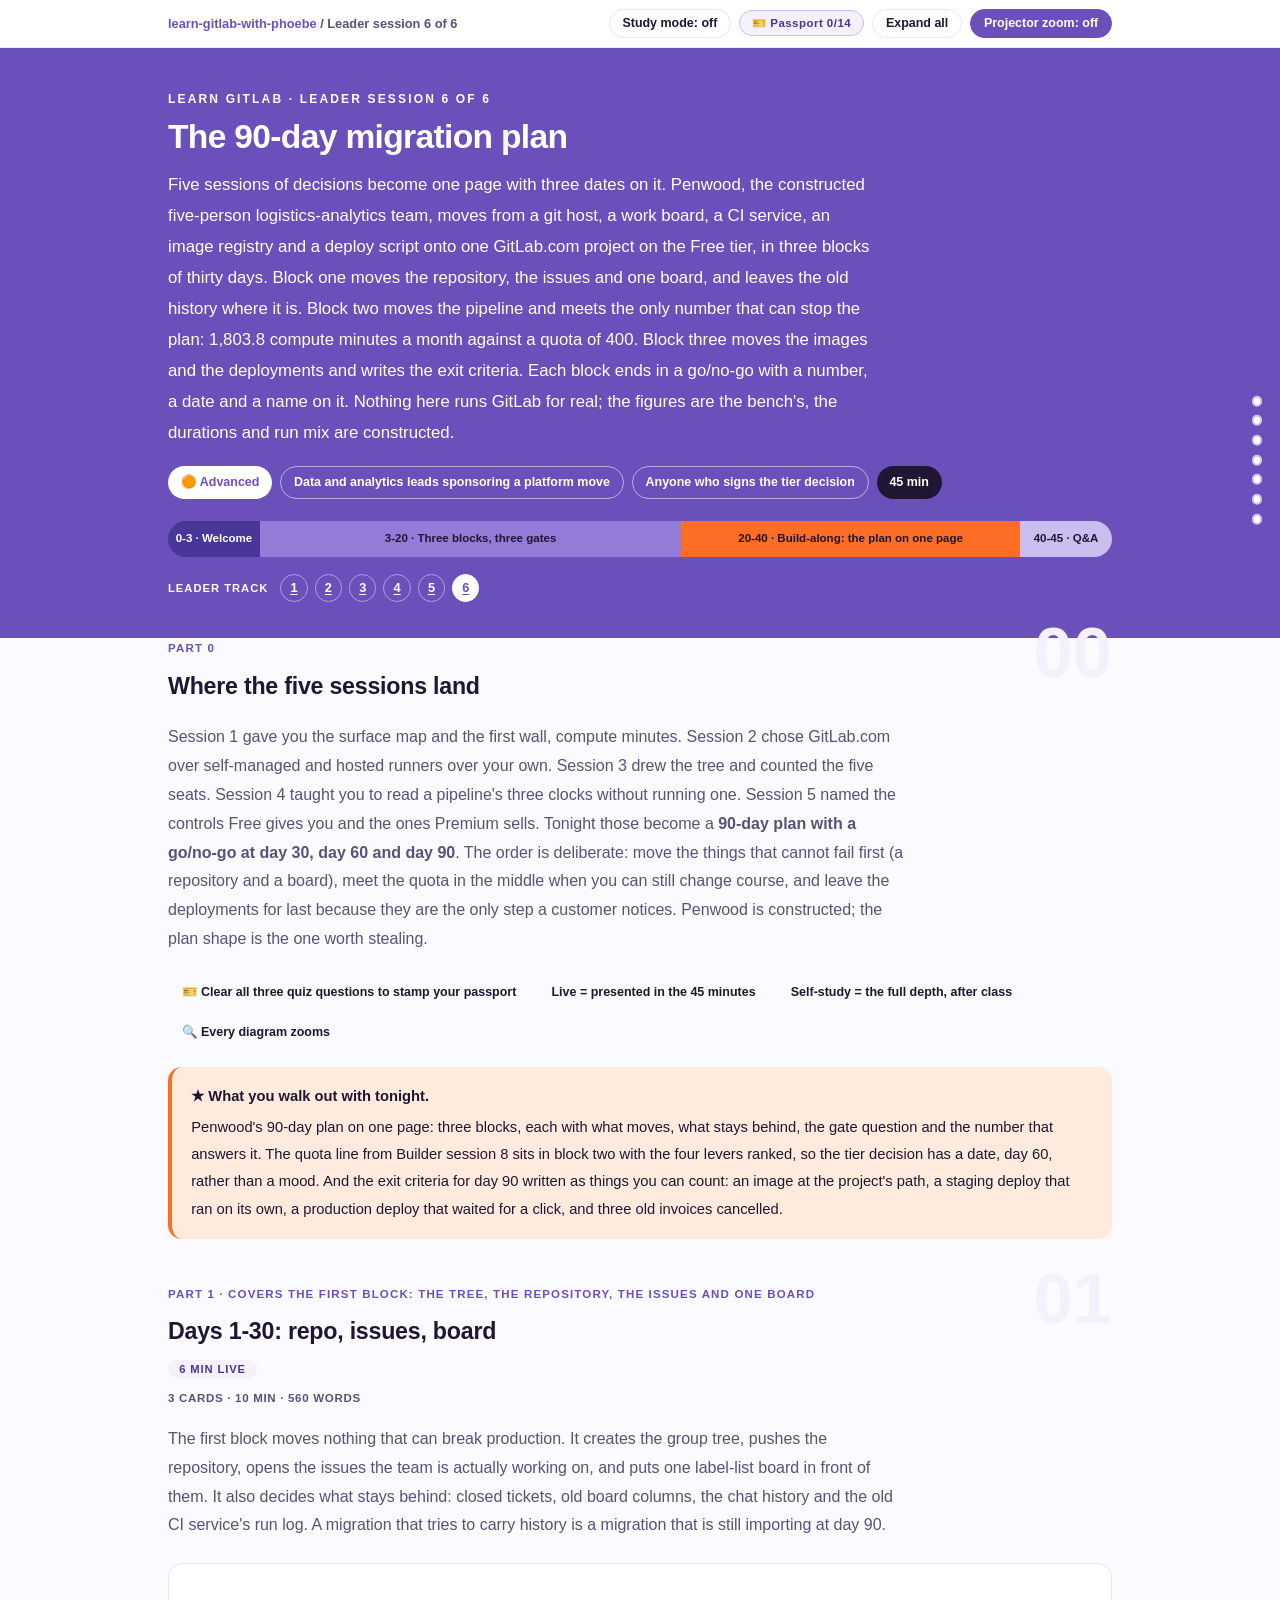
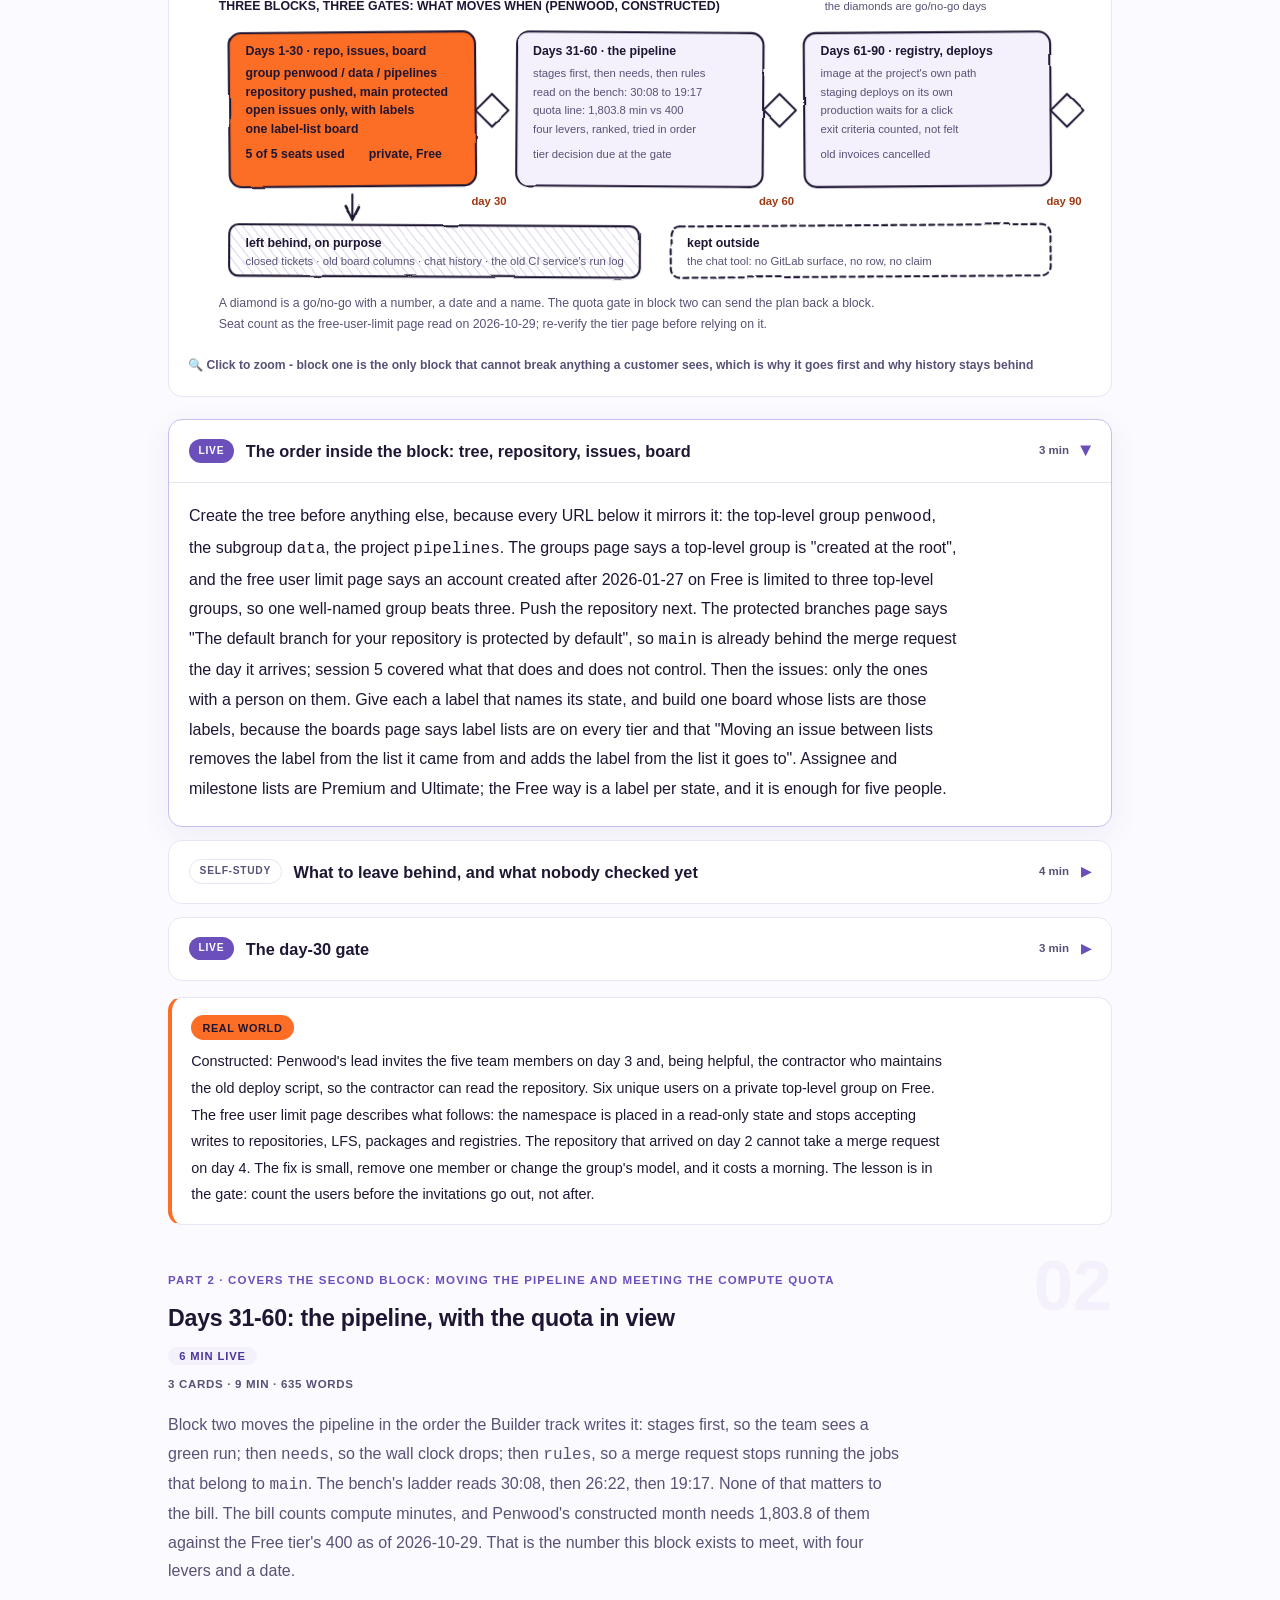
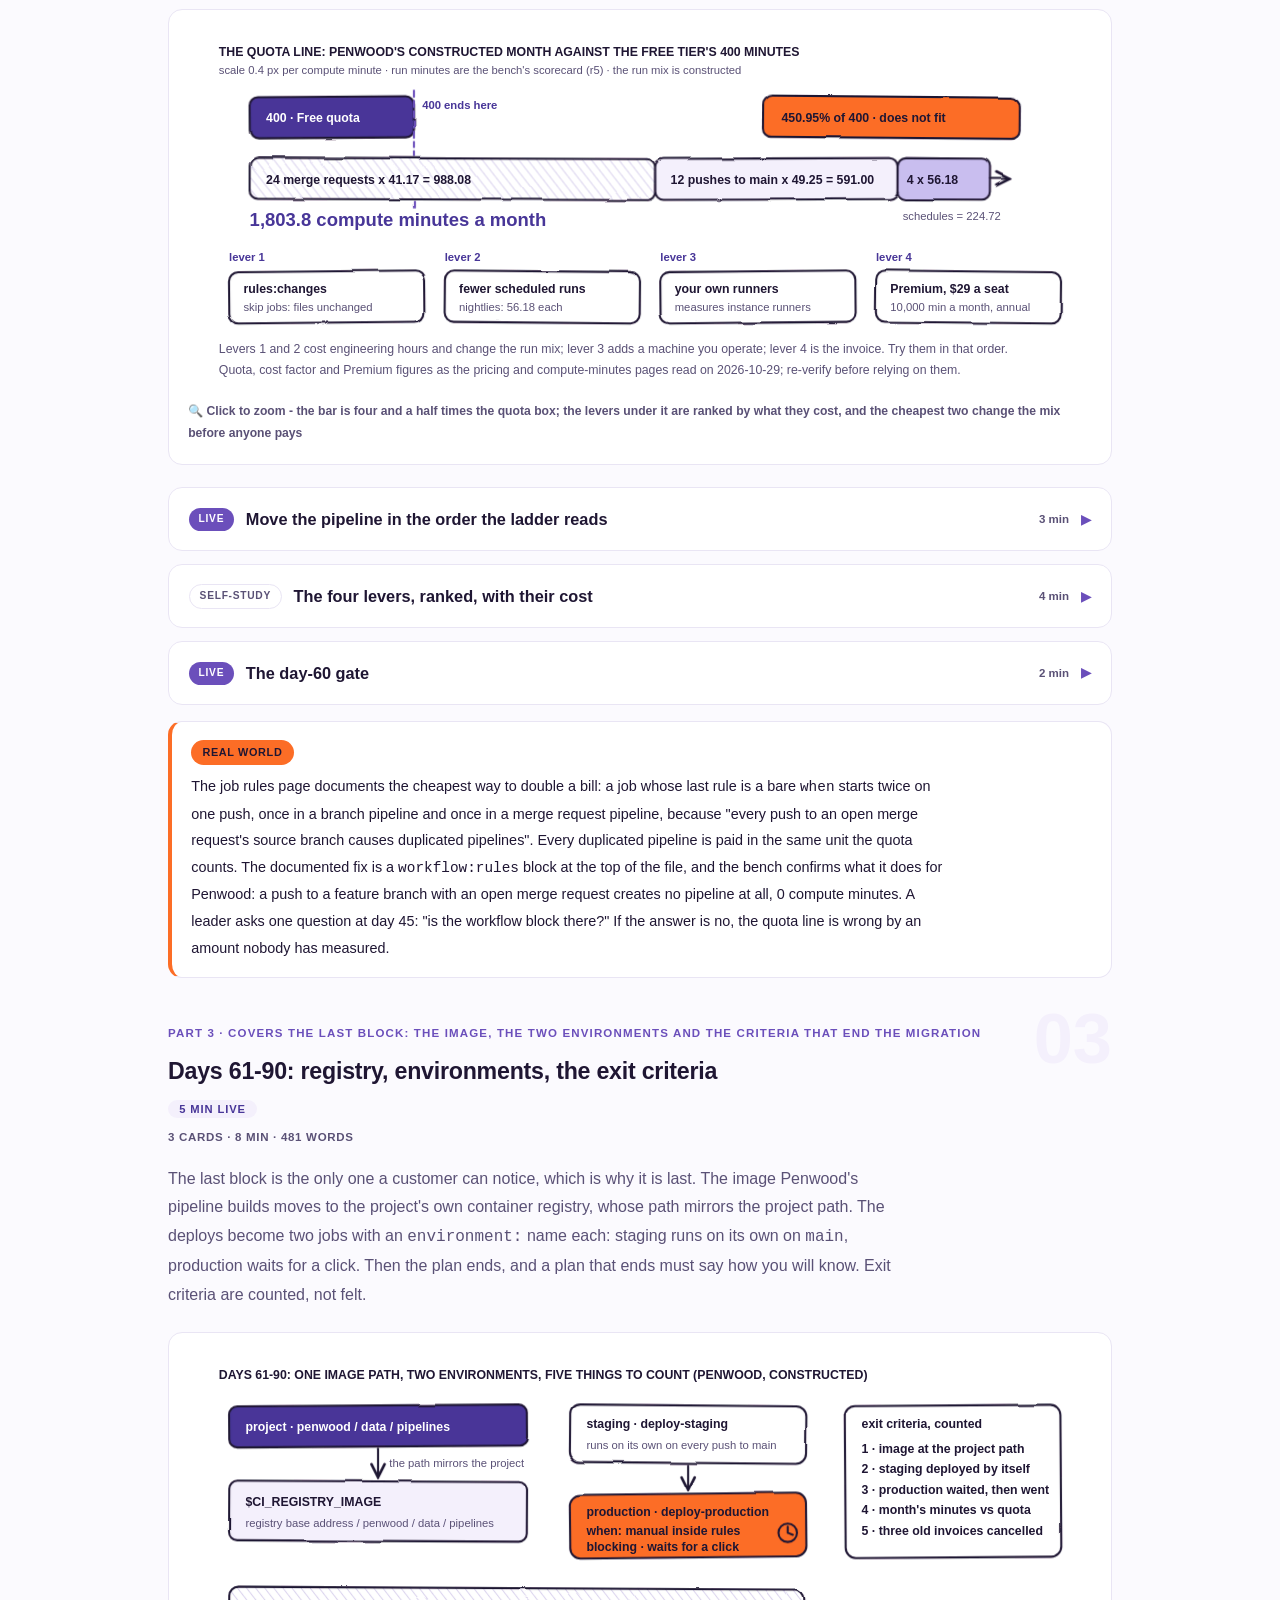
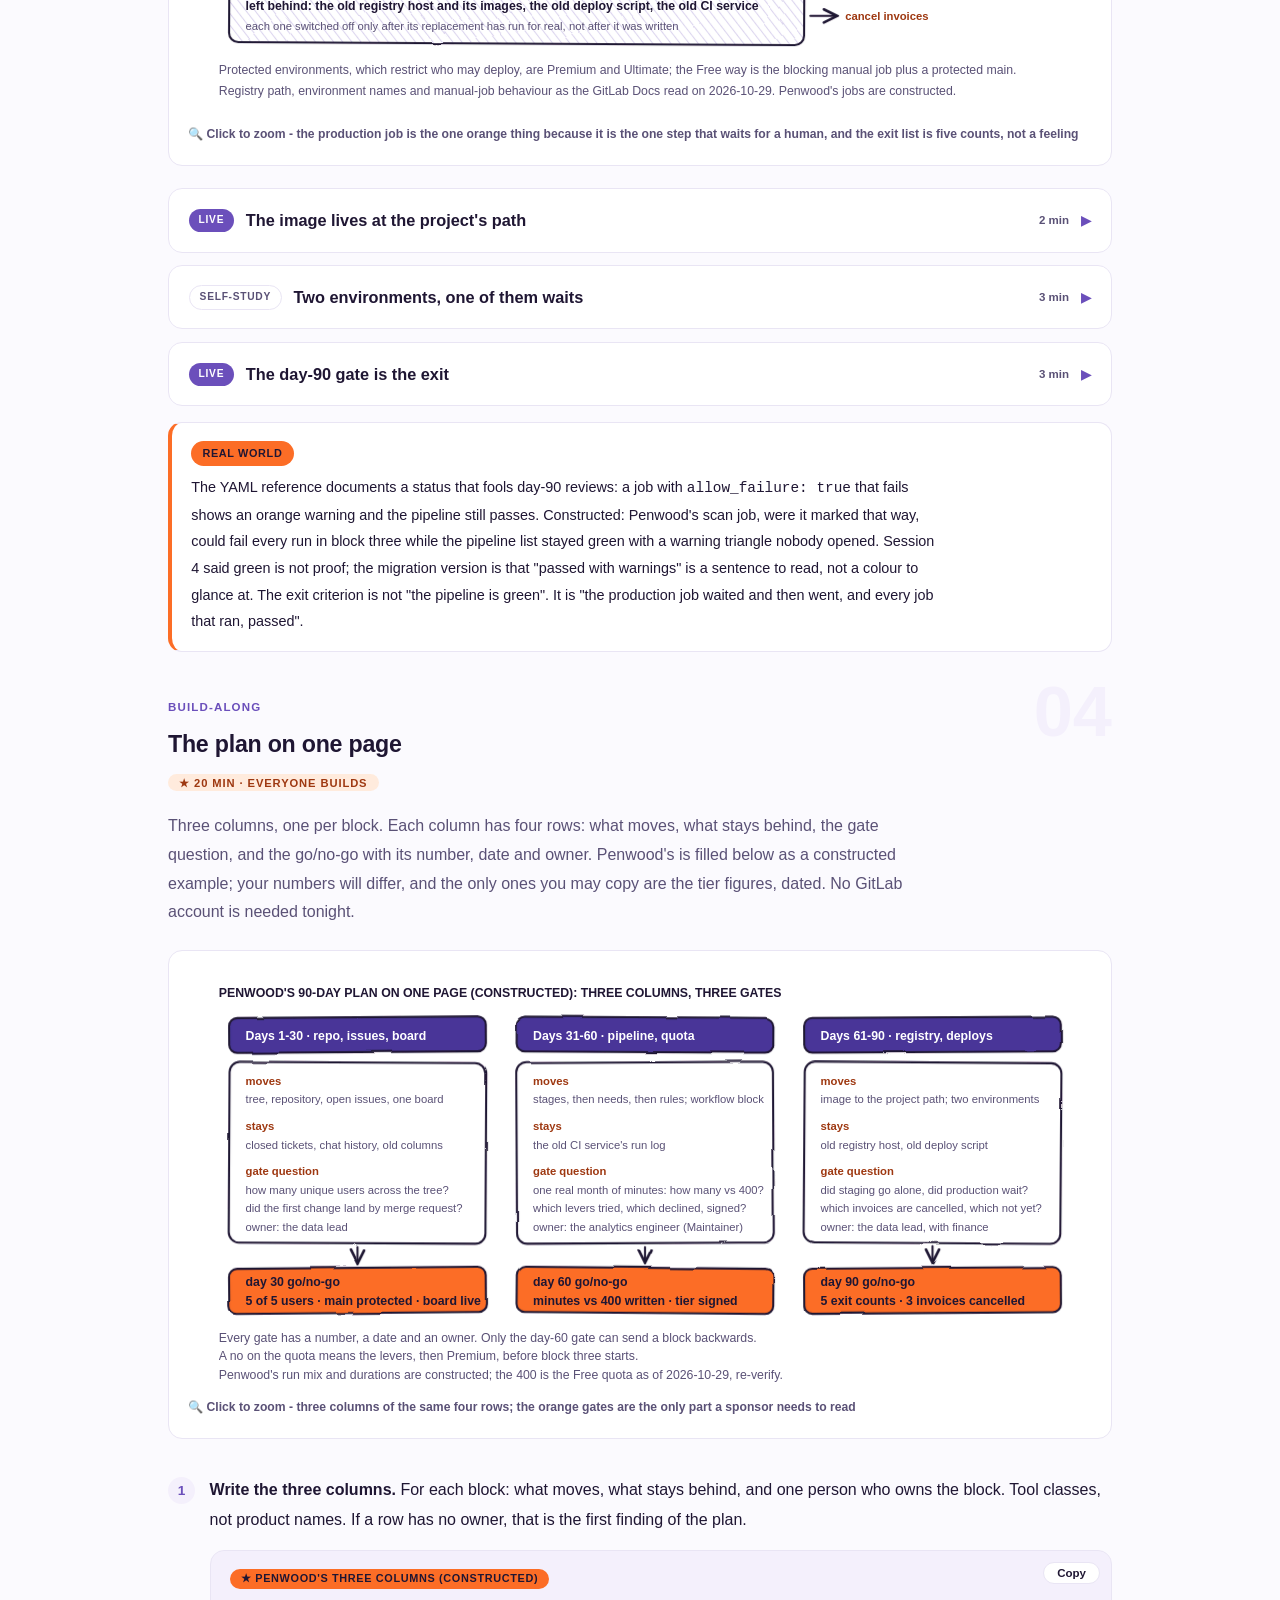
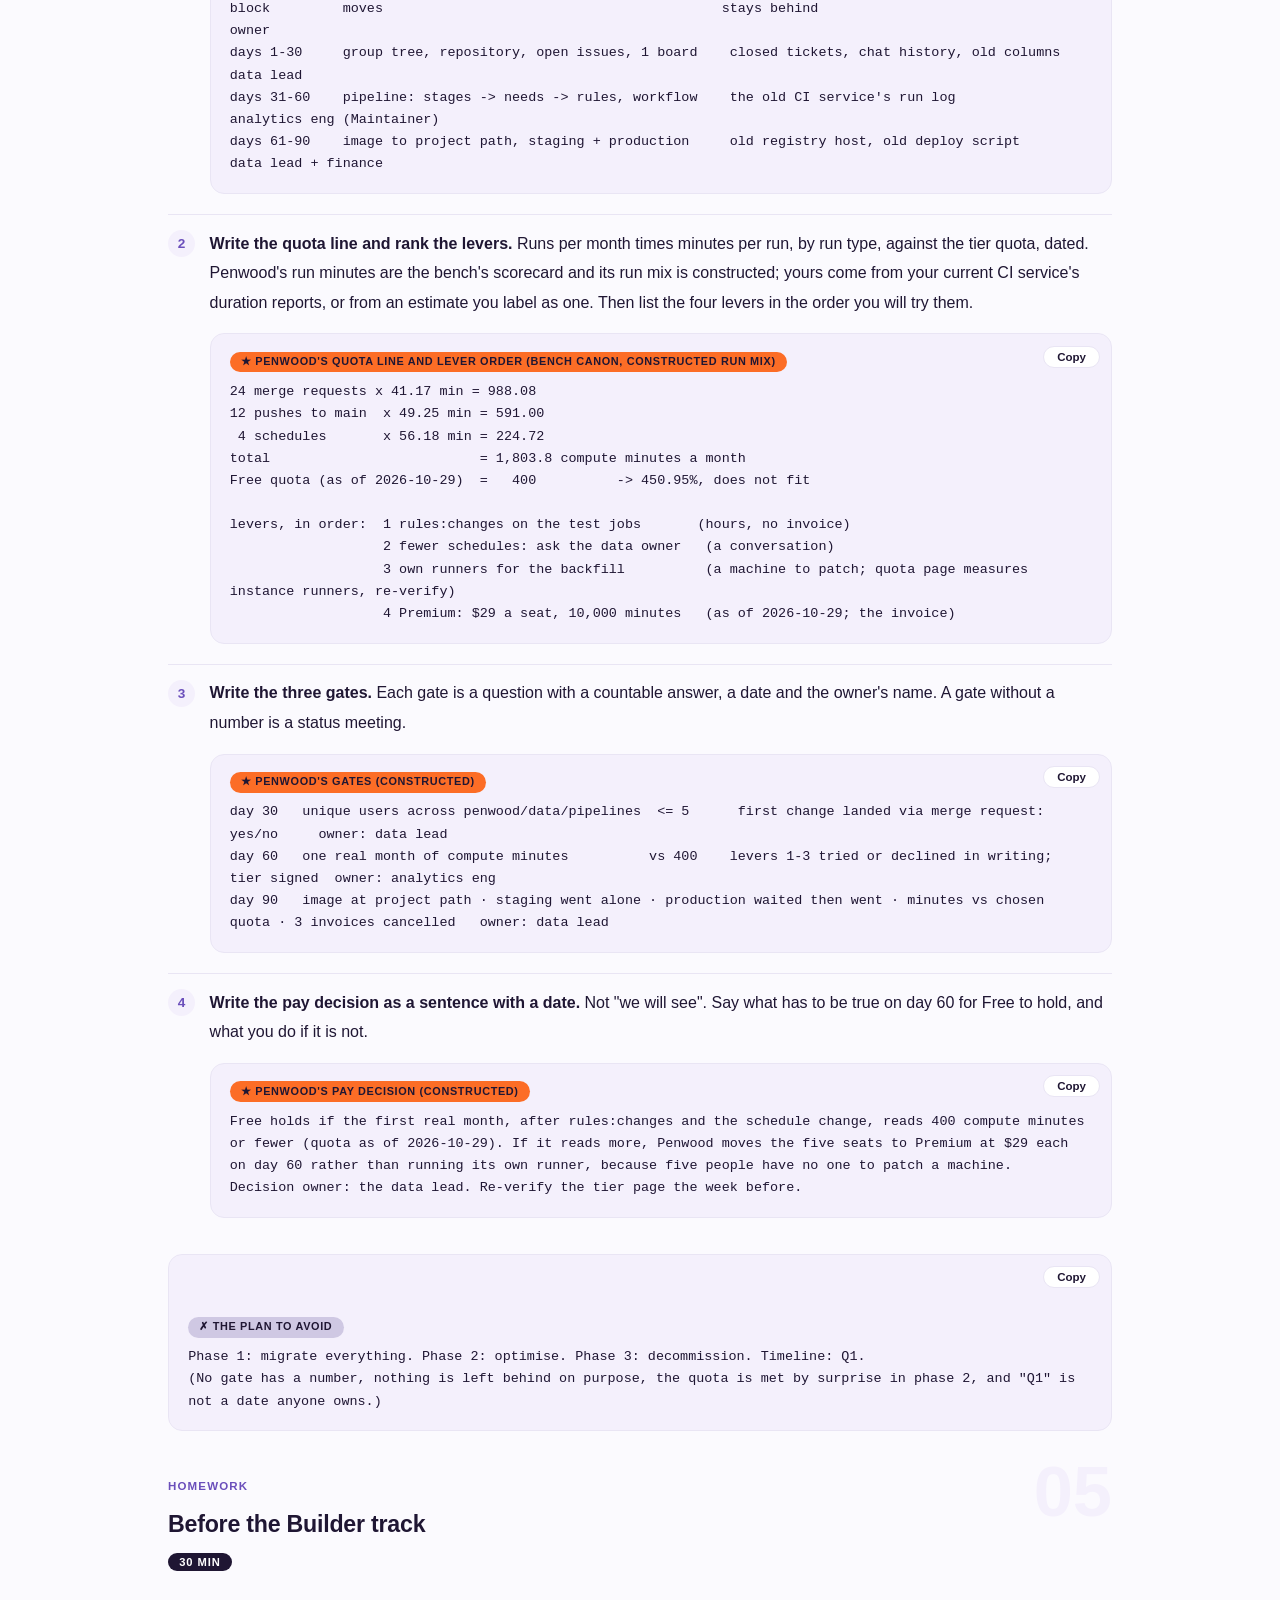
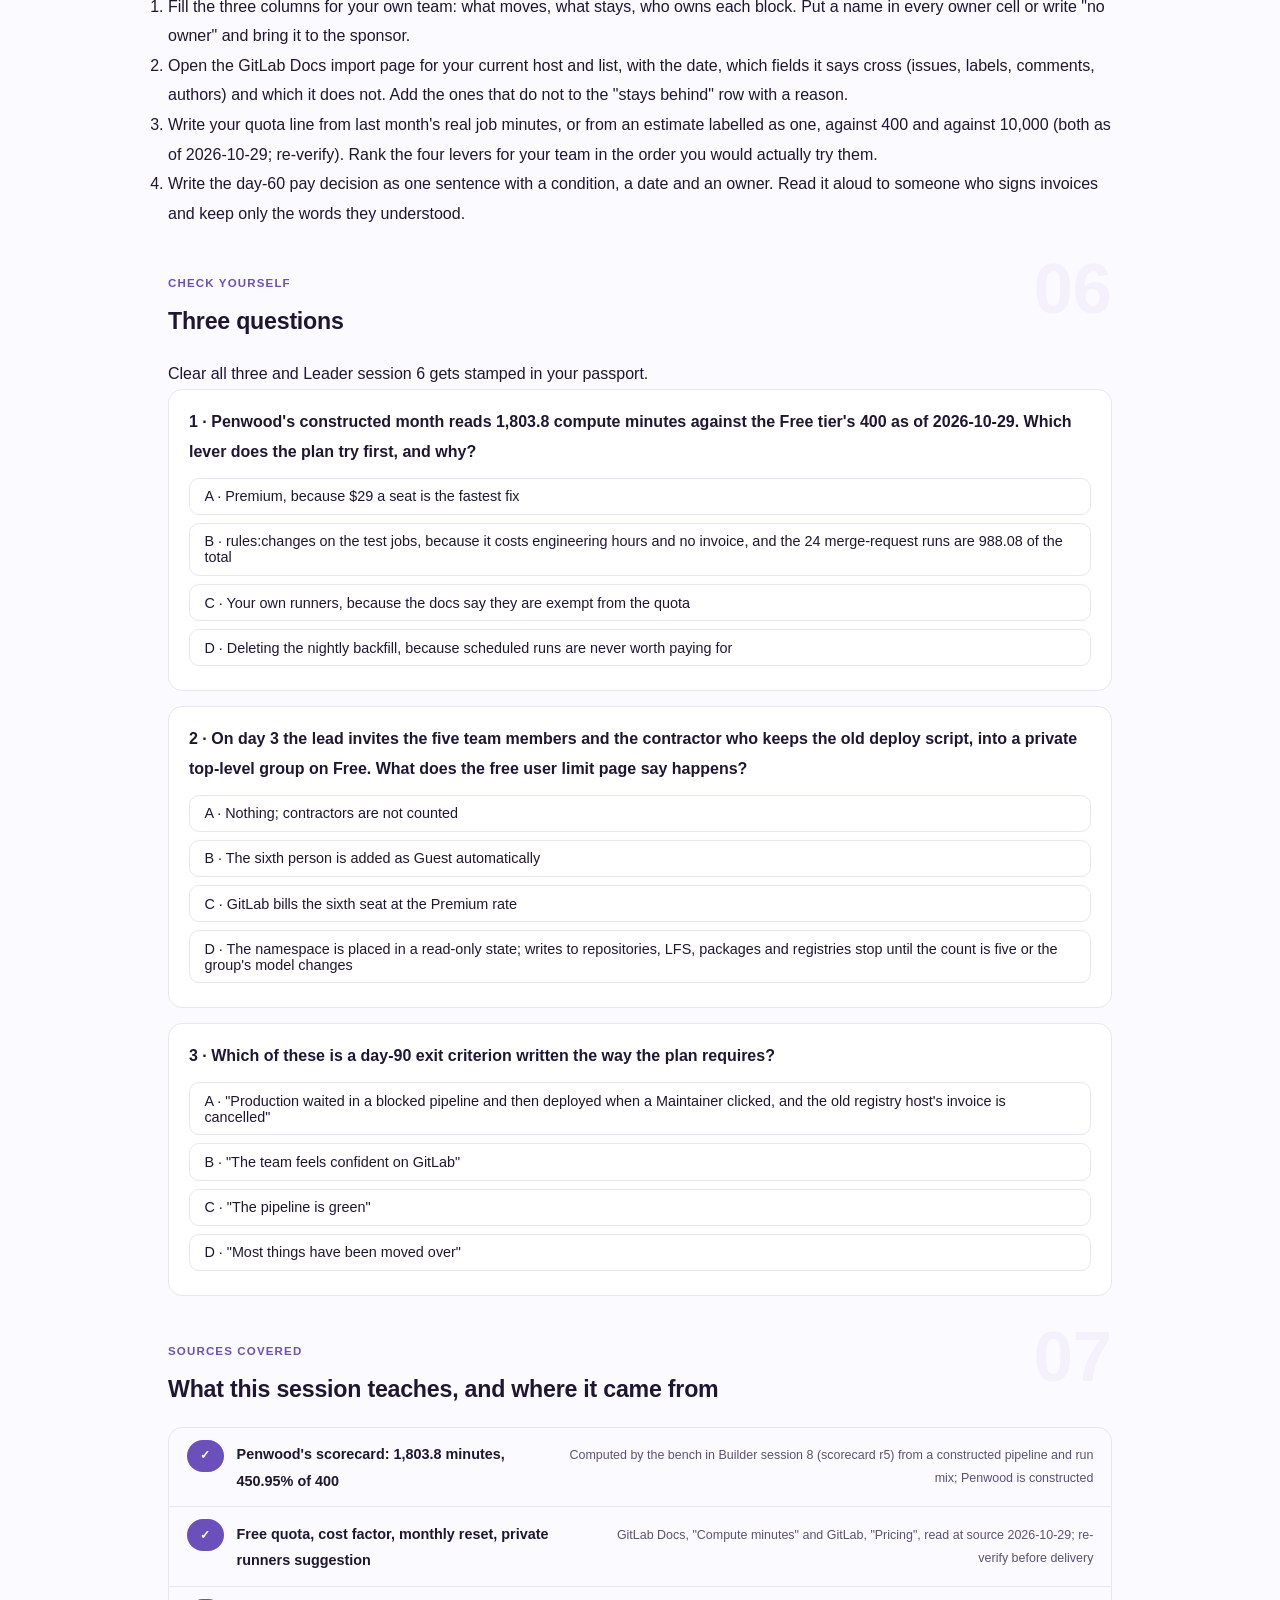
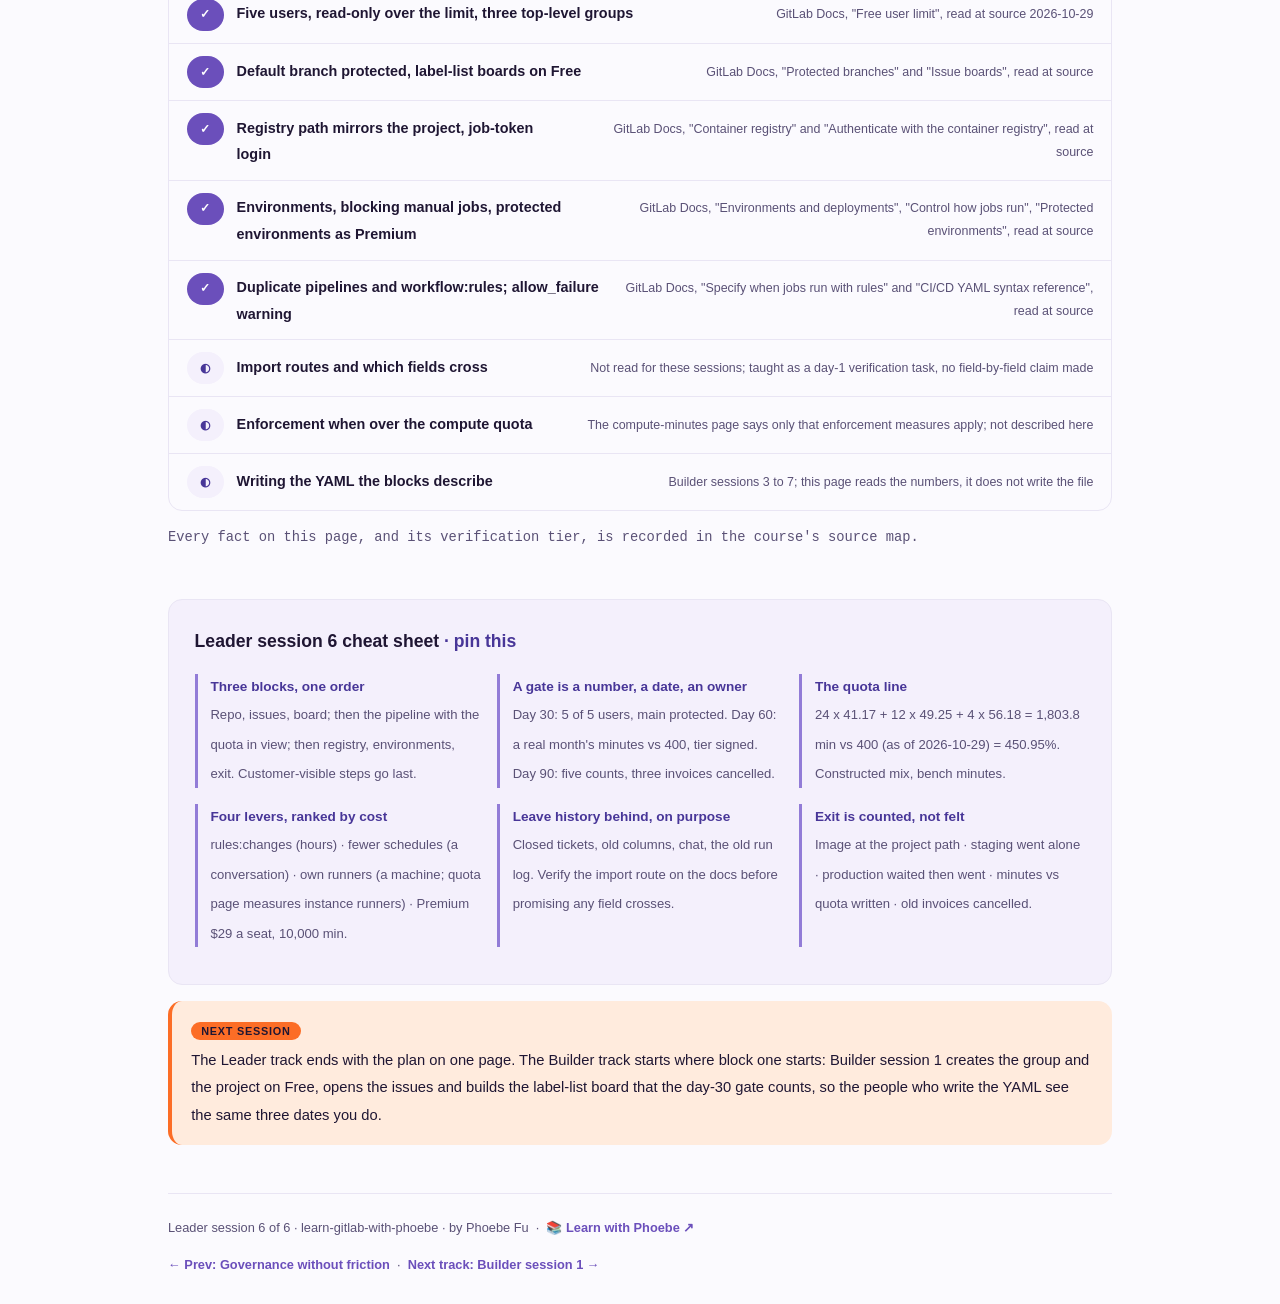
<file: courses/a6-the-90-day-migration.html>
<!DOCTYPE html>
<html lang="en">
<head>
<meta charset="UTF-8">
<meta name="viewport" content="width=device-width, initial-scale=1.0">
<!-- social:start -->
<meta name="description" content="Leader session 6 of 6. Moving a data team onto GitLab.com Free in three 30-day blocks: repository, issues and board first; the pipeline with the compute quota in view; then the registry, environments and the exit criteria. Penwood, a constructed analytics team, gets a go/no-go per block and a dated decision on when to pay.">
<meta property="og:type" content="article">
<meta property="og:site_name" content="Learn with Phoebe">
<meta property="og:title" content="The 90-day migration plan - learn gitlab with phoebe">
<meta property="og:description" content="Leader session 6 of 6. Three blocks, three gates, one quota line, and the day the tier decision is due.">
<meta property="og:url" content="https://phoebefu6.github.io/learn-gitlab-with-phoebe/courses/a6-the-90-day-migration.html">
<meta property="og:image" content="https://phoebefu6.github.io/learn-gitlab-with-phoebe/assets/og-cover.png">
<meta property="og:image:width" content="1200">
<meta property="og:image:height" content="630">
<meta name="twitter:card" content="summary_large_image">
<meta name="twitter:title" content="The 90-day migration plan - learn gitlab with phoebe">
<meta name="twitter:description" content="Leader session 6 of 6. What to move first, what to leave behind, and when the quota forces a tier decision.">
<meta name="twitter:image" content="https://phoebefu6.github.io/learn-gitlab-with-phoebe/assets/og-cover.png">
<!-- social:end -->
<title>Leader session 6 · The 90-day migration plan - learn gitlab with phoebe</title>
<link rel="stylesheet" href="../assets/style.css?v=1">
</head>
<body>

<div class="toolbar">
  <div class="wrap">
    <span class="crumb"><a href="../index.html">learn-gitlab-with-phoebe</a> / Leader session 6 of 6</span>
    <button class="btn" id="toggle-all" type="button">Expand all</button>
    <button class="btn primary" id="zoom-toggle" type="button">Projector zoom: off</button>
  </div>
</div>

<header class="masthead">
  <div class="wrap">
    <div class="eyebrow">Learn GitLab · Leader session 6 of 6</div>
    <h1>The 90-day <span class="accent">migration plan</span></h1>
    <p class="sub">Five sessions of decisions become one page with three dates on it. Penwood, the constructed five-person logistics-analytics team, moves from a git host, a work board, a CI service, an image registry and a deploy script onto one GitLab.com project on the Free tier, in three blocks of thirty days. Block one moves the repository, the issues and one board, and leaves the old history where it is. Block two moves the pipeline and meets the only number that can stop the plan: 1,803.8 compute minutes a month against a quota of 400. Block three moves the images and the deployments and writes the exit criteria. Each block ends in a go/no-go with a number, a date and a name on it. Nothing here runs GitLab for real; the figures are the bench's, the durations and run mix are constructed.</p>
    <div class="chip-row">
      <span class="chip level">🟠 Advanced</span>
      <span class="chip audience">Data and analytics leads sponsoring a platform move</span>
      <span class="chip audience">Anyone who signs the tier decision</span>
      <span class="chip time">45 min</span>
    </div>
    <div class="agenda">
      <span class="a1" style="flex:1">0-3 · Welcome</span>
      <span class="a2" style="flex:5">3-20 · Three blocks, three gates</span>
      <span class="a3" style="flex:4">20-40 · Build-along: the plan on one page</span>
      <span class="a4" style="flex:1">40-45 · Q&amp;A</span>
    </div>
  </div>
</header>

<main class="wrap">

  <section class="section" id="intro">
    <div class="section-kicker">
      <span class="klabel">Part 0</span>
      <h2>Where the five sessions land</h2>
    </div>
    <p class="lede">Session 1 gave you the surface map and the first wall, compute minutes. Session 2 chose GitLab.com over self-managed and hosted runners over your own. Session 3 drew the tree and counted the five seats. Session 4 taught you to read a pipeline's three clocks without running one. Session 5 named the controls Free gives you and the ones Premium sells. Tonight those become a <strong>90-day plan with a go/no-go at day 30, day 60 and day 90</strong>. The order is deliberate: move the things that cannot fail first (a repository and a board), meet the quota in the middle when you can still change course, and leave the deployments for last because they are the only step a customer notices. Penwood is constructed; the plan shape is the one worth stealing.</p>

    <div class="legend">
      <span class="pill">🎫 Clear all three quiz questions to stamp your passport</span>
      <span class="pill">Live = presented in the 45 minutes</span>
      <span class="pill">Self-study = the full depth, after class</span>
      <span class="pill">🔍 Every diagram zooms</span>
    </div>

    <div class="callout win">
      <p><strong>★ What you walk out with tonight.</strong> Penwood's 90-day plan on one page: three blocks, each with what moves, what stays behind, the gate question and the number that answers it. The quota line from Builder session 8 sits in block two with the four levers ranked, so the tier decision has a date, day 60, rather than a mood. And the exit criteria for day 90 written as things you can count: an image at the project's path, a staging deploy that ran on its own, a production deploy that waited for a click, and three old invoices cancelled.</p>
    </div>
  </section>

  <section class="section" id="part-1">
    <div class="section-kicker">
      <span class="klabel">Part 1 · covers the first block: the tree, the repository, the issues and one board</span>
      <h2>Days 1-30: repo, issues, board</h2>
      <span class="tag concept">6 min live</span>
    </div>
    <p class="lede">The first block moves nothing that can break production. It creates the group tree, pushes the repository, opens the issues the team is actually working on, and puts one label-list board in front of them. It also decides what stays behind: closed tickets, old board columns, the chat history and the old CI service's run log. A migration that tries to carry history is a migration that is still importing at day 90.</p>

    <figure class="zoomable">
      <svg viewBox="0 0 880 352" xmlns="http://www.w3.org/2000/svg" role="img" aria-label="A hand-drawn timeline of three thirty-day blocks with a gate diamond between each. Block one, highlighted, lists the group tree penwood, data, pipelines, the repository with main protected by default, open issues with labels, and one label-list board, with five of five seats counted. Block two lists the pipeline in the stages, needs, rules order and the quota line of 1,803.8 minutes against 400. Block three lists the registry at the project path, staging and production environments, and the exit criteria. Below, a hatched pile marked left behind: closed tickets, old board columns, chat history, the old CI run log. Beside it a dashed box marked kept outside: the chat tool.">
        <defs>
          <filter id="a6aSk" x="-3%" y="-3%" width="106%" height="106%"><feTurbulence type="fractalNoise" baseFrequency="0.02" numOctaves="2" seed="31" result="n"/><feDisplacementMap in="SourceGraphic" in2="n" scale="2.4" xChannelSelector="R" yChannelSelector="G"/></filter>
          <pattern id="a6aHc" patternUnits="userSpaceOnUse" width="7" height="7" patternTransform="rotate(-38)"><line x1="0" y1="0" x2="0" y2="7" stroke="#6B4FBB" stroke-width="1" opacity=".5"/></pattern>
          <marker id="a6aAr" viewBox="0 0 10 10" refX="9" refY="5" markerWidth="8" markerHeight="8" orient="auto"><path d="M1 1 L9 5 L1 9" fill="none" stroke="#1F1633" stroke-width="1.6" stroke-linecap="round"/></marker>
        </defs>
        <style>
          .a6aH { font: 800 12px Inter, sans-serif; fill: #1F1633; }
          .a6aL { font: 600 12px Inter, sans-serif; fill: #1F1633; }
          .a6aS { font: 400 11px Inter, sans-serif; fill: #5A5176; }
          .a6aB { font: 800 11px Inter, sans-serif; fill: #9E3811; }
          .a6aV { font: 800 16px Inter, sans-serif; fill: #483698; }
          .a6aN { font: 400 12px Inter, sans-serif; fill: #5A5176; }
        </style>

        <text class="a6aH" x="30" y="26">THREE BLOCKS, THREE GATES: WHAT MOVES WHEN (PENWOOD, CONSTRUCTED)</text>
        <text class="a6aS" x="620" y="26">the diamonds are go/no-go days</text>

        <g filter="url(#a6aSk)" fill="none" stroke="#1F1633" stroke-width="2" stroke-linecap="round" stroke-linejoin="round">
          <rect x="40" y="48" width="240" height="150" rx="12" transform="rotate(-0.5 160 123)" fill="#FC6D26"/>
          <path d="M296 108 L312 124 L296 140 L280 124 Z" fill="#FFFFFF"/>
          <rect x="320" y="48" width="240" height="150" rx="12" transform="rotate(0.4 440 123)" fill="#F4F0FC"/>
          <path d="M576 108 L592 124 L576 140 L560 124 Z" fill="#FFFFFF"/>
          <rect x="600" y="48" width="240" height="150" rx="12" transform="rotate(-0.4 720 123)" fill="#F4F0FC"/>
          <path d="M856 108 L872 124 L856 140 L840 124 Z" fill="#FFFFFF"/>
          <path d="M160 206 L160 230" marker-end="url(#a6aAr)"/>
          <rect x="40" y="236" width="400" height="50" rx="9" transform="rotate(0.3 240 261)" fill="url(#a6aHc)"/>
          <rect x="470" y="236" width="370" height="50" rx="9" transform="rotate(-0.4 655 261)" fill="#FFFFFF" stroke-dasharray="5 4"/>
        </g>

        <text class="a6aH" x="56" y="70">Days 1-30 · repo, issues, board</text>
        <text class="a6aL" x="56" y="92">group penwood / data / pipelines</text>
        <text class="a6aL" x="56" y="110">repository pushed, main protected</text>
        <text class="a6aL" x="56" y="128">open issues only, with labels</text>
        <text class="a6aL" x="56" y="146">one label-list board</text>
        <text class="a6aL" x="56" y="170">5 of 5 seats used</text>
        <text class="a6aL" x="176" y="170">private, Free</text>

        <text class="a6aH" x="336" y="70">Days 31-60 · the pipeline</text>
        <text class="a6aS" x="336" y="92">stages first, then needs, then rules</text>
        <text class="a6aS" x="336" y="110">read on the bench: 30:08 to 19:17</text>
        <text class="a6aS" x="336" y="128">quota line: 1,803.8 min vs 400</text>
        <text class="a6aS" x="336" y="146">four levers, ranked, tried in order</text>
        <text class="a6aS" x="336" y="170">tier decision due at the gate</text>

        <text class="a6aH" x="616" y="70">Days 61-90 · registry, deploys</text>
        <text class="a6aS" x="616" y="92">image at the project's own path</text>
        <text class="a6aS" x="616" y="110">staging deploys on its own</text>
        <text class="a6aS" x="616" y="128">production waits for a click</text>
        <text class="a6aS" x="616" y="146">exit criteria counted, not felt</text>
        <text class="a6aS" x="616" y="170">old invoices cancelled</text>

        <text class="a6aB" x="276" y="216">day 30</text>
        <text class="a6aB" x="556" y="216">day 60</text>
        <text class="a6aB" x="836" y="216">day 90</text>

        <text class="a6aL" x="56" y="257">left behind, on purpose</text>
        <text class="a6aS" x="56" y="275">closed tickets · old board columns · chat history · the old CI service's run log</text>
        <text class="a6aL" x="486" y="257">kept outside</text>
        <text class="a6aS" x="486" y="275">the chat tool: no GitLab surface, no row, no claim</text>

        <text class="a6aN" x="30" y="316">A diamond is a go/no-go with a number, a date and a name. The quota gate in block two can send the plan back a block.</text>
        <text class="a6aN" x="30" y="336">Seat count as the free-user-limit page read on 2026-10-29; re-verify the tier page before relying on it.</text>
      </svg>
      <figcaption>🔍 Click to zoom - block one is the only block that cannot break anything a customer sees, which is why it goes first and why history stays behind</figcaption>
    </figure>

    <details class="card" open>
      <summary><span class="mode live">Live</span> The order inside the block: tree, repository, issues, board <span class="mini">3 min</span><span class="caret">▶</span></summary>
      <div class="body">
        <p>Create the tree before anything else, because every URL below it mirrors it: the top-level group <code>penwood</code>, the subgroup <code>data</code>, the project <code>pipelines</code>. The groups page says a top-level group is "created at the root", and the free user limit page says an account created after 2026-01-27 on Free is limited to three top-level groups, so one well-named group beats three. Push the repository next. The protected branches page says "The default branch for your repository is protected by default", so <code>main</code> is already behind the merge request the day it arrives; session 5 covered what that does and does not control. Then the issues: only the ones with a person on them. Give each a label that names its state, and build one board whose lists are those labels, because the boards page says label lists are on every tier and that "Moving an issue between lists removes the label from the list it came from and adds the label from the list it goes to". Assignee and milestone lists are Premium and Ultimate; the Free way is a label per state, and it is enough for five people.</p>
      </div>
    </details>

    <details class="card">
      <summary><span class="mode self">Self-study</span> What to leave behind, and what nobody checked yet <span class="mini">4 min</span><span class="caret">▶</span></summary>
      <div class="body">
        <p>Three things stay where they are. Closed tickets: the people who need them know where the old board is, and a read-only export is cheaper than an import that misattributes a thousand comments. Old board columns: a column that was never emptied is a column nobody used; the new board starts with three labels and earns the fourth. Chat history: there is no GitLab surface for it, so it is not a migration row at all; session 1 called this "keep outside", and it still is.</p>
        <p>One thing nobody has checked yet. GitLab documents importers for several hosts and file formats, and what crosses on each route, whether issues keep their authors, their labels, their comments and their dates, depends on the route. The import pages were not among the GitLab Docs read for these sessions, so no field-by-field promise appears here. Treat it as a day-1 task with a name on it: open the import page for your current host, list what it says crosses and what it says does not, and put that list in the plan as a fact with a date, not an assumption. If the route drops something the team needs, that thing joins the "left behind, on purpose" pile with a reason beside it.</p>
      </div>
    </details>

    <details class="card">
      <summary><span class="mode live">Live</span> The day-30 gate <span class="mini">3 min</span><span class="caret">▶</span></summary>
      <div class="body">
        <p>A gate is a question with a countable answer. For block one there are four. Is the tree one top-level group with the subgroup and project under it, and does the project URL read <code>penwood/data/pipelines</code>? Is <code>main</code> protected, and did the first change land through a merge request rather than a push? Are the open issues on the board, each with exactly one state label? Are the unique users five or fewer, counting every person across the group, its subgroup and its project, as the free user limit page counts them? Five of five is a pass. Six is a stop, not a warning: the page says a private top-level group over the limit is "placed in a read-only state", and session 3 gave the three ways out (a public group, Premium, or a personal namespace) with the trade-offs of each. The gate is the place to choose one of them, not day 45 when the pipeline is half moved.</p>
      </div>
    </details>

    <div class="callout example">
      <span class="ex-pill">Real world</span>
      <p>Constructed: Penwood's lead invites the five team members on day 3 and, being helpful, the contractor who maintains the old deploy script, so the contractor can read the repository. Six unique users on a private top-level group on Free. The free user limit page describes what follows: the namespace is placed in a read-only state and stops accepting writes to repositories, LFS, packages and registries. The repository that arrived on day 2 cannot take a merge request on day 4. The fix is small, remove one member or change the group's model, and it costs a morning. The lesson is in the gate: count the users before the invitations go out, not after.</p>
    </div>
  </section>

  <section class="section" id="part-2">
    <div class="section-kicker">
      <span class="klabel">Part 2 · covers the second block: moving the pipeline and meeting the compute quota</span>
      <h2>Days 31-60: the pipeline, with the quota in view</h2>
      <span class="tag concept">6 min live</span>
    </div>
    <p class="lede">Block two moves the pipeline in the order the Builder track writes it: stages first, so the team sees a green run; then <code>needs</code>, so the wall clock drops; then <code>rules</code>, so a merge request stops running the jobs that belong to <code>main</code>. The bench's ladder reads 30:08, then 26:22, then 19:17. None of that matters to the bill. The bill counts compute minutes, and Penwood's constructed month needs 1,803.8 of them against the Free tier's 400 as of 2026-10-29. That is the number this block exists to meet, with four levers and a date.</p>

    <figure class="zoomable">
      <svg viewBox="0 0 880 352" xmlns="http://www.w3.org/2000/svg" role="img" aria-label="A hand-drawn quota bar. A dark box at the left marks the Free tier's 400 compute minutes a month. Below it, a longer bar is the constructed Penwood month: a hatched segment of 24 merge request runs at 41.17 minutes making 988.08, a pale segment of 12 pushes to main at 49.25 making 591.00, and a soft segment of 4 schedules at 56.18 making 224.72, total 1,803.8. A dashed line marks where 400 ends; the bar runs far past it. An orange box reads 450.95 percent of the quota, does not fit. Under the bar, four lever boxes: rules changes, fewer scheduled runs, runners the quota page does not measure, and Premium with 10,000 minutes.">
        <defs>
          <filter id="a6bSk" x="-3%" y="-3%" width="106%" height="106%"><feTurbulence type="fractalNoise" baseFrequency="0.02" numOctaves="2" seed="37" result="n"/><feDisplacementMap in="SourceGraphic" in2="n" scale="2.4" xChannelSelector="R" yChannelSelector="G"/></filter>
          <pattern id="a6bHc" patternUnits="userSpaceOnUse" width="7" height="7" patternTransform="rotate(-38)"><line x1="0" y1="0" x2="0" y2="7" stroke="#6B4FBB" stroke-width="1" opacity=".5"/></pattern>
          <marker id="a6bAr" viewBox="0 0 10 10" refX="9" refY="5" markerWidth="8" markerHeight="8" orient="auto"><path d="M1 1 L9 5 L1 9" fill="none" stroke="#1F1633" stroke-width="1.6" stroke-linecap="round"/></marker>
        </defs>
        <style>
          .a6bH { font: 800 12px Inter, sans-serif; fill: #1F1633; }
          .a6bL { font: 600 12px Inter, sans-serif; fill: #1F1633; }
          .a6bS { font: 400 11px Inter, sans-serif; fill: #5A5176; }
          .a6bW { font: 800 12px Inter, sans-serif; fill: #FFFFFF; }
          .a6bV { font: 800 18px Inter, sans-serif; fill: #483698; }
          .a6bA { font: 700 11px Inter, sans-serif; fill: #483698; }
          .a6bN { font: 400 12px Inter, sans-serif; fill: #5A5176; }
        </style>

        <text class="a6bH" x="30" y="26">THE QUOTA LINE: PENWOOD'S CONSTRUCTED MONTH AGAINST THE FREE TIER'S 400 MINUTES</text>
        <text class="a6bS" x="30" y="44">scale 0.4 px per compute minute · run minutes are the bench's scorecard (r5) · the run mix is constructed</text>

        <g filter="url(#a6bSk)" fill="none" stroke="#1F1633" stroke-width="2" stroke-linecap="round" stroke-linejoin="round">
          <rect x="60" y="66" width="160" height="40" rx="8" transform="rotate(-0.4 140 86)" fill="#483698"/>
          <path d="M220 60 L220 124 M220 168 L220 174" stroke="#6B4FBB" stroke-dasharray="6 4"/>
          <rect x="60" y="126" width="395" height="40" rx="8" transform="rotate(0.2 257 146)" fill="url(#a6bHc)"/>
          <rect x="455" y="126" width="236" height="40" rx="8" transform="rotate(-0.2 573 146)" fill="#F4F0FC"/>
          <rect x="691" y="126" width="90" height="40" rx="8" transform="rotate(0.3 736 146)" fill="#C9BEEF"/>
          <path d="M781 146 L800 146" marker-end="url(#a6bAr)"/>
          <rect x="560" y="66" width="250" height="40" rx="8" transform="rotate(0.5 685 86)" fill="#FC6D26"/>
          <rect x="40" y="236" width="190" height="50" rx="9" transform="rotate(-0.6 135 261)" fill="#FFFFFF"/>
          <rect x="250" y="236" width="190" height="50" rx="9" transform="rotate(0.5 345 261)" fill="#FFFFFF"/>
          <rect x="460" y="236" width="190" height="50" rx="9" transform="rotate(-0.5 555 261)" fill="#FFFFFF"/>
          <rect x="670" y="236" width="180" height="50" rx="9" transform="rotate(0.6 760 261)" fill="#FFFFFF"/>
        </g>

        <text class="a6bW" x="76" y="91">400 · Free quota</text>
        <text class="a6bA" x="228" y="78">400 ends here</text>
        <text class="a6bH" x="578" y="91">450.95% of 400 · does not fit</text>

        <text class="a6bL" x="76" y="151">24 merge requests x 41.17 = 988.08</text>
        <text class="a6bL" x="470" y="151">12 pushes to main x 49.25 = 591.00</text>
        <text class="a6bL" x="700" y="151">4 x 56.18</text>
        <text class="a6bS" x="696" y="186">schedules = 224.72</text>
        <text class="a6bV" x="60" y="192">1,803.8 compute minutes a month</text>

        <text class="a6bA" x="40" y="226">lever 1</text>
        <text class="a6bA" x="250" y="226">lever 2</text>
        <text class="a6bA" x="460" y="226">lever 3</text>
        <text class="a6bA" x="670" y="226">lever 4</text>
        <text class="a6bL" x="54" y="257">rules:changes</text>
        <text class="a6bS" x="54" y="275">skip jobs: files unchanged</text>
        <text class="a6bL" x="264" y="257">fewer scheduled runs</text>
        <text class="a6bS" x="264" y="275">nightlies: 56.18 each</text>
        <text class="a6bL" x="474" y="257">your own runners</text>
        <text class="a6bS" x="474" y="275">measures instance runners</text>
        <text class="a6bL" x="684" y="257">Premium, $29 a seat</text>
        <text class="a6bS" x="684" y="275">10,000 min a month, annual</text>

        <text class="a6bN" x="30" y="316">Levers 1 and 2 cost engineering hours and change the run mix; lever 3 adds a machine you operate; lever 4 is the invoice. Try them in that order.</text>
        <text class="a6bN" x="30" y="336">Quota, cost factor and Premium figures as the pricing and compute-minutes pages read on 2026-10-29; re-verify before relying on them.</text>
      </svg>
      <figcaption>🔍 Click to zoom - the bar is four and a half times the quota box; the levers under it are ranked by what they cost, and the cheapest two change the mix before anyone pays</figcaption>
    </figure>

    <details class="card">
      <summary><span class="mode live">Live</span> Move the pipeline in the order the ladder reads <span class="mini">3 min</span><span class="caret">▶</span></summary>
      <div class="body">
        <p>Builder sessions 3 to 5 write Penwood's file in three steps, and the bench in Builder session 8 reads each one. Stages only: 13 jobs run on a push to <code>main</code>, wall clock 30:08, because the YAML reference says "Jobs in the same stage run in parallel" and the next stage waits, so the 894-second backfill in <code>test</code> holds <code>publish</code>. Add <code>needs</code>: the same 13 jobs, wall clock 26:22, because the architectures page says needs lets jobs "run as fast as possible, even starting earlier than other jobs in the same stage". Add <code>rules</code> and run it as a merge request: 8 jobs, wall clock 19:17, six jobs never added because their rule needs <code>CI_COMMIT_BRANCH</code> to equal the default branch and that variable is not set in a merge request pipeline. The leader's job in block two is not to write any of it. It is to ask for the three numbers at day 45 and to notice that the compute minutes for all three steps on <code>main</code>, 66.30 then 66.30 then 49.25, barely moved while the wall clock fell by a third. Session 4 said it: the clock the team feels and the clock the bill counts are different clocks.</p>
      </div>
    </details>

    <details class="card">
      <summary><span class="mode self">Self-study</span> The four levers, ranked, with their cost <span class="mini">4 min</span><span class="caret">▶</span></summary>
      <div class="body">
        <p>Lever 1, <code>rules:changes</code>. The job rules page says it compares against the merge request's target branch in merge request pipelines and against the previous commit in branch pipelines, and is always true on a new branch or without a push. Penwood's <code>docs-build</code> already uses it: in the bench's r3, docs-build is never added when <code>docs/</code> is unchanged. Extending the same idea to the test jobs when only documentation changed is engineering hours, not money, and it shrinks the 24 merge-request runs that make up 988.08 of the 1,803.8 minutes.</p>
        <p>Lever 2, fewer scheduled runs. The four nightlies cost 56.18 minutes each, the dearest run type, because the schedule is the only context that runs the 894-second backfill. Whether the backfill needs to run nightly is a question for the data owner, not the platform; two schedules a week instead of seven is a conversation, not a ticket.</p>
        <p>Lever 3, runners you operate. The compute-minutes page says "The usage of instance runners by projects running CI/CD jobs is measured in compute minutes" and suggests "Use private runners for some jobs" to reduce usage. It does not say your own runners are exempt, so the honest sentence is "the quota page measures instance runners", and the honest cost is a machine somebody patches, which session 2 weighed. Re-verify the page before relying on it.</p>
        <p>Lever 4, Premium. As of 2026-10-29 the pricing page lists $29 per user a month billed annually with 10,000 compute minutes. Five seats, five times $29, every month, for a quota 25 times the Free one. It is the simplest lever and the only one with an invoice, which is why it comes last in the order and first in most meetings. The gate at day 60 is where it gets decided, with the other three tried or declined in writing.</p>
      </div>
    </details>

    <details class="card">
      <summary><span class="mode live">Live</span> The day-60 gate <span class="mini">2 min</span><span class="caret">▶</span></summary>
      <div class="body">
        <p>Three questions. Did the pipeline go green on <code>main</code> with the rules in place, and does a merge request run fewer jobs than a push to <code>main</code>? Did the team read the month's compute minutes off the project's usage page and write the number next to 400, or next to 10,000 if Premium is on the table? Is the tier decision signed, with the levers tried or declined listed under it? The quota resets, as the compute-minutes page says, "to <code>0</code> for all namespaces on the first day of each month", so block two should straddle a month boundary on purpose: one full month of real usage is the only number that beats the bench's constructed one. A gate that passes on an estimate is a gate that was not held.</p>
      </div>
    </details>

    <div class="callout example">
      <span class="ex-pill">Real world</span>
      <p>The job rules page documents the cheapest way to double a bill: a job whose last rule is a bare <code>when</code> starts twice on one push, once in a branch pipeline and once in a merge request pipeline, because "every push to an open merge request's source branch causes duplicated pipelines". Every duplicated pipeline is paid in the same unit the quota counts. The documented fix is a <code>workflow:rules</code> block at the top of the file, and the bench confirms what it does for Penwood: a push to a feature branch with an open merge request creates no pipeline at all, 0 compute minutes. A leader asks one question at day 45: "is the workflow block there?" If the answer is no, the quota line is wrong by an amount nobody has measured.</p>
    </div>
  </section>

  <section class="section" id="part-3">
    <div class="section-kicker">
      <span class="klabel">Part 3 · covers the last block: the image, the two environments and the criteria that end the migration</span>
      <h2>Days 61-90: registry, environments, the exit criteria</h2>
      <span class="tag concept">5 min live</span>
    </div>
    <p class="lede">The last block is the only one a customer can notice, which is why it is last. The image Penwood's pipeline builds moves to the project's own container registry, whose path mirrors the project path. The deploys become two jobs with an <code>environment:</code> name each: staging runs on its own on <code>main</code>, production waits for a click. Then the plan ends, and a plan that ends must say how you will know. Exit criteria are counted, not felt.</p>

    <figure class="zoomable">
      <svg viewBox="0 0 880 352" xmlns="http://www.w3.org/2000/svg" role="img" aria-label="A hand-drawn block three. Left: the project path penwood, data, pipelines with an arrow down to the registry address, which repeats the same path under the registry's base address, labelled the registry path mirrors the project path. Middle: two environment boxes, staging, deploy-staging running on its own on main, and production, highlighted, deploy-production with when manual inside rules, blocking, waiting for a click. Right: an exit criteria list of five countable items. Below, a hatched pile labelled left behind: the old registry host and its images, the old deploy script, the old CI service, with cancel invoices written beside it.">
        <defs>
          <filter id="a6cSk" x="-3%" y="-3%" width="106%" height="106%"><feTurbulence type="fractalNoise" baseFrequency="0.02" numOctaves="2" seed="41" result="n"/><feDisplacementMap in="SourceGraphic" in2="n" scale="2.4" xChannelSelector="R" yChannelSelector="G"/></filter>
          <pattern id="a6cHc" patternUnits="userSpaceOnUse" width="7" height="7" patternTransform="rotate(-38)"><line x1="0" y1="0" x2="0" y2="7" stroke="#6B4FBB" stroke-width="1" opacity=".5"/></pattern>
          <marker id="a6cAr" viewBox="0 0 10 10" refX="9" refY="5" markerWidth="8" markerHeight="8" orient="auto"><path d="M1 1 L9 5 L1 9" fill="none" stroke="#1F1633" stroke-width="1.6" stroke-linecap="round"/></marker>
        </defs>
        <style>
          .a6cH { font: 800 12px Inter, sans-serif; fill: #1F1633; }
          .a6cL { font: 600 12px Inter, sans-serif; fill: #1F1633; }
          .a6cS { font: 400 11px Inter, sans-serif; fill: #5A5176; }
          .a6cB { font: 800 11px Inter, sans-serif; fill: #9E3811; }
          .a6cW { font: 800 12px Inter, sans-serif; fill: #FFFFFF; }
          .a6cN { font: 400 12px Inter, sans-serif; fill: #5A5176; }
        </style>

        <text class="a6cH" x="30" y="26">DAYS 61-90: ONE IMAGE PATH, TWO ENVIRONMENTS, FIVE THINGS TO COUNT (PENWOOD, CONSTRUCTED)</text>

        <g filter="url(#a6cSk)" fill="none" stroke="#1F1633" stroke-width="2" stroke-linecap="round" stroke-linejoin="round">
          <rect x="40" y="52" width="290" height="40" rx="8" transform="rotate(-0.4 185 72)" fill="#483698"/>
          <path d="M185 94 L185 122" marker-end="url(#a6cAr)"/>
          <rect x="40" y="126" width="290" height="58" rx="8" transform="rotate(0.3 185 155)" fill="#F4F0FC"/>
          <rect x="372" y="52" width="230" height="56" rx="10" transform="rotate(0.5 487 80)" fill="#FFFFFF"/>
          <path d="M487 110 L487 134" marker-end="url(#a6cAr)"/>
          <rect x="372" y="138" width="230" height="62" rx="10" transform="rotate(-0.6 487 169)" fill="#FC6D26"/>
          <circle cx="584" cy="176" r="9"/>
          <path d="M584 176 L584 170 M584 176 L589 178"/>
          <rect x="640" y="52" width="210" height="148" rx="10" transform="rotate(-0.4 745 126)" fill="#FFFFFF"/>
          <rect x="40" y="230" width="560" height="54" rx="9" transform="rotate(0.3 320 257)" fill="url(#a6cHc)"/>
          <path d="M606 257 L632 257" marker-end="url(#a6cAr)"/>
        </g>

        <text class="a6cW" x="56" y="77">project · penwood / data / pipelines</text>
        <text class="a6cL" x="56" y="150">$CI_REGISTRY_IMAGE</text>
        <text class="a6cS" x="56" y="170">registry base address / penwood / data / pipelines</text>
        <text class="a6cS" x="196" y="112">the path mirrors the project</text>

        <text class="a6cL" x="388" y="74">staging · deploy-staging</text>
        <text class="a6cS" x="388" y="94">runs on its own on every push to main</text>
        <text class="a6cH" x="388" y="160">production · deploy-production</text>
        <text class="a6cL" x="388" y="178">when: manual inside rules</text>
        <text class="a6cL" x="388" y="194">blocking · waits for a click</text>

        <text class="a6cH" x="656" y="74">exit criteria, counted</text>
        <text class="a6cL" x="656" y="98">1 · image at the project path</text>
        <text class="a6cL" x="656" y="118">2 · staging deployed by itself</text>
        <text class="a6cL" x="656" y="138">3 · production waited, then went</text>
        <text class="a6cL" x="656" y="158">4 · month's minutes vs quota</text>
        <text class="a6cL" x="656" y="178">5 · three old invoices cancelled</text>

        <text class="a6cL" x="56" y="251">left behind: the old registry host and its images, the old deploy script, the old CI service</text>
        <text class="a6cS" x="56" y="271">each one switched off only after its replacement has run for real, not after it was written</text>
        <text class="a6cB" x="640" y="261">cancel invoices</text>

        <text class="a6cN" x="30" y="314">Protected environments, which restrict who may deploy, are Premium and Ultimate; the Free way is the blocking manual job plus a protected main.</text>
        <text class="a6cN" x="30" y="334">Registry path, environment names and manual-job behaviour as the GitLab Docs read on 2026-10-29. Penwood's jobs are constructed.</text>
      </svg>
      <figcaption>🔍 Click to zoom - the production job is the one orange thing because it is the one step that waits for a human, and the exit list is five counts, not a feeling</figcaption>
    </figure>

    <details class="card">
      <summary><span class="mode live">Live</span> The image lives at the project's path <span class="mini">2 min</span><span class="caret">▶</span></summary>
      <div class="body">
        <p>The container registry page says the registry is on all tiers and that an image's path "always matches the related project's repository path", with up to two optional name levels under it. The predefined variables page gives the job its address as <code>CI_REGISTRY_IMAGE</code>, the "Base address for the container registry", set only when the registry is enabled. The job logs in with its own credentials: the authentication page shows <code>docker login</code> fed with <code>$CI_REGISTRY_PASSWORD</code>, and says the job token "has read (pull) and write (push) access to the container registry of the project that runs the job". For the plan, that means the registry row has no separate login, no separate invoice and no separate permission list: the project's tree is the registry's tree. What a container or an image is belongs to a later course; this page takes only where the image is stored and who may write there.</p>
      </div>
    </details>

    <details class="card">
      <summary><span class="mode self">Self-study</span> Two environments, one of them waits <span class="mini">3 min</span><span class="caret">▶</span></summary>
      <div class="body">
        <p>The environments page says a job declares <code>environment:</code> with a <code>name</code> and an optional <code>url</code>, the environment is created on first use, and its deployment tier is guessed from the name (development, testing, staging, production, other) or set with <code>deployment_tier</code>. Penwood's <code>deploy-staging</code> runs on every push to <code>main</code>; in the bench's r2 it is the last job on the critical path, finishing at 26:22. Penwood's <code>deploy-production</code> carries <code>when: manual</code> inside its rules, and the job control page says that makes <code>allow_failure</code> default to <code>false</code>, so the pipeline is blocked: "The pipeline stops at the stage where the job is defined", status blocked, until someone clicks. The bench never schedules it; its convention is that a manual job "waits for a click" and anything downstream is reported as waiting, which is the bench's rule, not GitLab's documented duration.</p>
        <p>Who may click is the governance question from session 5. Protected environments, which the page describes as letting "only people with the appropriate privileges" deploy, are Premium and Ultimate. On Free the control is the protected <code>main</code> branch: the production job only exists in pipelines on <code>main</code>, and only Maintainers push and merge there by default. It is a coarser control, and for five people it is the right size.</p>
      </div>
    </details>

    <details class="card">
      <summary><span class="mode live">Live</span> The day-90 gate is the exit <span class="mini">3 min</span><span class="caret">▶</span></summary>
      <div class="body">
        <p>Five counts, each a yes or a no. An image exists at the project's registry path, pushed by the pipeline, not by hand. Staging deployed at least once from a push to <code>main</code> with no human in the loop. Production waited in a blocked pipeline and then went when the right person clicked. The first full calendar month's compute minutes are written next to the quota of the tier you chose at day 60. And the old work board, the old CI service and the old registry host have been switched off and their invoices cancelled, each one only after its replacement ran for real. Three cancelled invoices is the number a sponsor hears; the other four are what make it safe to say.</p>
      </div>
    </details>

    <div class="callout example">
      <span class="ex-pill">Real world</span>
      <p>The YAML reference documents a status that fools day-90 reviews: a job with <code>allow_failure: true</code> that fails shows an orange warning and the pipeline still passes. Constructed: Penwood's scan job, were it marked that way, could fail every run in block three while the pipeline list stayed green with a warning triangle nobody opened. Session 4 said green is not proof; the migration version is that "passed with warnings" is a sentence to read, not a colour to glance at. The exit criterion is not "the pipeline is green". It is "the production job waited and then went, and every job that ran, passed".</p>
    </div>
  </section>

  <section class="section" id="demo-1">
    <div class="section-kicker">
      <span class="klabel">Build-along</span>
      <h2>The plan on one page</h2>
      <span class="tag demo">★ 20 min · everyone builds</span>
    </div>
    <p class="lede">Three columns, one per block. Each column has four rows: what moves, what stays behind, the gate question, and the go/no-go with its number, date and owner. Penwood's is filled below as a constructed example; your numbers will differ, and the only ones you may copy are the tier figures, dated. No GitLab account is needed tonight.</p>

    <figure class="zoomable">
      <svg viewBox="0 0 880 406" xmlns="http://www.w3.org/2000/svg" role="img" aria-label="A hand-drawn one-page plan in three columns headed Days 1-30, Days 31-60 and Days 61-90. Each column lists what moves, what stays behind and the gate question. Under each column an orange go/no-go box: day 30, five of five users and main protected; day 60, month minutes against 400 and the tier signed; day 90, five exit counts and three invoices cancelled. A note says every gate has a number, a date and an owner, and that the quota gate can send block two back to the levers.">
        <defs>
          <filter id="a6dSk" x="-3%" y="-3%" width="106%" height="106%"><feTurbulence type="fractalNoise" baseFrequency="0.02" numOctaves="2" seed="43" result="n"/><feDisplacementMap in="SourceGraphic" in2="n" scale="2.4" xChannelSelector="R" yChannelSelector="G"/></filter>
          <pattern id="a6dHc" patternUnits="userSpaceOnUse" width="7" height="7" patternTransform="rotate(-38)"><line x1="0" y1="0" x2="0" y2="7" stroke="#6B4FBB" stroke-width="1" opacity=".5"/></pattern>
          <marker id="a6dAr" viewBox="0 0 10 10" refX="9" refY="5" markerWidth="8" markerHeight="8" orient="auto"><path d="M1 1 L9 5 L1 9" fill="none" stroke="#1F1633" stroke-width="1.6" stroke-linecap="round"/></marker>
        </defs>
        <style>
          .a6dH { font: 800 12px Inter, sans-serif; fill: #1F1633; }
          .a6dL { font: 600 12px Inter, sans-serif; fill: #1F1633; }
          .a6dS { font: 400 11px Inter, sans-serif; fill: #5A5176; }
          .a6dW { font: 800 12px Inter, sans-serif; fill: #FFFFFF; }
          .a6dB { font: 800 11px Inter, sans-serif; fill: #9E3811; }
          .a6dN { font: 400 12px Inter, sans-serif; fill: #5A5176; }
        </style>

        <text class="a6dH" x="30" y="26">PENWOOD'S 90-DAY PLAN ON ONE PAGE (CONSTRUCTED): THREE COLUMNS, THREE GATES</text>

        <g filter="url(#a6dSk)" fill="none" stroke="#1F1633" stroke-width="2" stroke-linecap="round" stroke-linejoin="round">
          <rect x="40" y="46" width="250" height="34" rx="8" transform="rotate(-0.4 165 63)" fill="#483698"/>
          <rect x="320" y="46" width="250" height="34" rx="8" transform="rotate(0.3 445 63)" fill="#483698"/>
          <rect x="600" y="46" width="250" height="34" rx="8" transform="rotate(-0.3 725 63)" fill="#483698"/>
          <rect x="40" y="90" width="250" height="176" rx="10" transform="rotate(0.3 165 178)" fill="#FFFFFF"/>
          <rect x="320" y="90" width="250" height="176" rx="10" transform="rotate(-0.3 445 178)" fill="#FFFFFF"/>
          <rect x="600" y="90" width="250" height="176" rx="10" transform="rotate(0.4 725 178)" fill="#FFFFFF"/>
          <path d="M165 270 L165 286" marker-end="url(#a6dAr)"/>
          <path d="M445 270 L445 286" marker-end="url(#a6dAr)"/>
          <path d="M725 270 L725 286" marker-end="url(#a6dAr)"/>
          <rect x="40" y="290" width="250" height="44" rx="8" transform="rotate(-0.5 165 312)" fill="#FC6D26"/>
          <rect x="320" y="290" width="250" height="44" rx="8" transform="rotate(0.5 445 312)" fill="#FC6D26"/>
          <rect x="600" y="290" width="250" height="44" rx="8" transform="rotate(-0.4 725 312)" fill="#FC6D26"/>
        </g>

        <text class="a6dW" x="56" y="68">Days 1-30 · repo, issues, board</text>
        <text class="a6dW" x="336" y="68">Days 31-60 · pipeline, quota</text>
        <text class="a6dW" x="616" y="68">Days 61-90 · registry, deploys</text>

        <text class="a6dB" x="56" y="112">moves</text>
        <text class="a6dS" x="56" y="130">tree, repository, open issues, one board</text>
        <text class="a6dB" x="56" y="156">stays</text>
        <text class="a6dS" x="56" y="174">closed tickets, chat history, old columns</text>
        <text class="a6dB" x="56" y="200">gate question</text>
        <text class="a6dS" x="56" y="218">how many unique users across the tree?</text>
        <text class="a6dS" x="56" y="236">did the first change land by merge request?</text>
        <text class="a6dS" x="56" y="254">owner: the data lead</text>

        <text class="a6dB" x="336" y="112">moves</text>
        <text class="a6dS" x="336" y="130">stages, then needs, then rules; workflow block</text>
        <text class="a6dB" x="336" y="156">stays</text>
        <text class="a6dS" x="336" y="174">the old CI service's run log</text>
        <text class="a6dB" x="336" y="200">gate question</text>
        <text class="a6dS" x="336" y="218">one real month of minutes: how many vs 400?</text>
        <text class="a6dS" x="336" y="236">which levers tried, which declined, signed?</text>
        <text class="a6dS" x="336" y="254">owner: the analytics engineer (Maintainer)</text>

        <text class="a6dB" x="616" y="112">moves</text>
        <text class="a6dS" x="616" y="130">image to the project path; two environments</text>
        <text class="a6dB" x="616" y="156">stays</text>
        <text class="a6dS" x="616" y="174">old registry host, old deploy script</text>
        <text class="a6dB" x="616" y="200">gate question</text>
        <text class="a6dS" x="616" y="218">did staging go alone, did production wait?</text>
        <text class="a6dS" x="616" y="236">which invoices are cancelled, which not yet?</text>
        <text class="a6dS" x="616" y="254">owner: the data lead, with finance</text>

        <text class="a6dH" x="56" y="308">day 30 go/no-go</text>
        <text class="a6dL" x="56" y="326">5 of 5 users · main protected · board live</text>
        <text class="a6dH" x="336" y="308">day 60 go/no-go</text>
        <text class="a6dL" x="336" y="326">minutes vs 400 written · tier signed</text>
        <text class="a6dH" x="616" y="308">day 90 go/no-go</text>
        <text class="a6dL" x="616" y="326">5 exit counts · 3 invoices cancelled</text>

        <text class="a6dN" x="30" y="362">Every gate has a number, a date and an owner. Only the day-60 gate can send a block backwards.</text>
        <text class="a6dN" x="30" y="380">A no on the quota means the levers, then Premium, before block three starts.</text>
        <text class="a6dN" x="30" y="398">Penwood's run mix and durations are constructed; the 400 is the Free quota as of 2026-10-29, re-verify.</text>
      </svg>
      <figcaption>🔍 Click to zoom - three columns of the same four rows; the orange gates are the only part a sponsor needs to read</figcaption>
    </figure>

    <div class="steps">
      <div class="step">
        <p><strong>Write the three columns.</strong> For each block: what moves, what stays behind, and one person who owns the block. Tool classes, not product names. If a row has no owner, that is the first finding of the plan.</p>
        <div class="prompt-box good"><span class="label">★ Penwood's three columns (constructed)</span>block         moves                                          stays behind                              owner
days 1-30     group tree, repository, open issues, 1 board    closed tickets, chat history, old columns  data lead
days 31-60    pipeline: stages -> needs -> rules, workflow    the old CI service's run log              analytics eng (Maintainer)
days 61-90    image to project path, staging + production     old registry host, old deploy script      data lead + finance</div>
      </div>
      <div class="step">
        <p><strong>Write the quota line and rank the levers.</strong> Runs per month times minutes per run, by run type, against the tier quota, dated. Penwood's run minutes are the bench's scorecard and its run mix is constructed; yours come from your current CI service's duration reports, or from an estimate you label as one. Then list the four levers in the order you will try them.</p>
        <div class="prompt-box good"><span class="label">★ Penwood's quota line and lever order (bench canon, constructed run mix)</span>24 merge requests x 41.17 min = 988.08
12 pushes to main  x 49.25 min = 591.00
 4 schedules       x 56.18 min = 224.72
total                          = 1,803.8 compute minutes a month
Free quota (as of 2026-10-29)  =   400          -> 450.95%, does not fit

levers, in order:  1 rules:changes on the test jobs       (hours, no invoice)
                   2 fewer schedules: ask the data owner   (a conversation)
                   3 own runners for the backfill          (a machine to patch; quota page measures instance runners, re-verify)
                   4 Premium: $29 a seat, 10,000 minutes   (as of 2026-10-29; the invoice)</div>
      </div>
      <div class="step">
        <p><strong>Write the three gates.</strong> Each gate is a question with a countable answer, a date and the owner's name. A gate without a number is a status meeting.</p>
        <div class="prompt-box good"><span class="label">★ Penwood's gates (constructed)</span>day 30   unique users across penwood/data/pipelines  <= 5      first change landed via merge request: yes/no     owner: data lead
day 60   one real month of compute minutes          vs 400    levers 1-3 tried or declined in writing; tier signed  owner: analytics eng
day 90   image at project path · staging went alone · production waited then went · minutes vs chosen quota · 3 invoices cancelled   owner: data lead</div>
      </div>
      <div class="step">
        <p><strong>Write the pay decision as a sentence with a date.</strong> Not "we will see". Say what has to be true on day 60 for Free to hold, and what you do if it is not.</p>
        <div class="prompt-box good"><span class="label">★ Penwood's pay decision (constructed)</span>Free holds if the first real month, after rules:changes and the schedule change, reads 400 compute minutes
or fewer (quota as of 2026-10-29). If it reads more, Penwood moves the five seats to Premium at $29 each
on day 60 rather than running its own runner, because five people have no one to patch a machine.
Decision owner: the data lead. Re-verify the tier page the week before.</div>
      </div>
    </div>

    <div class="prompt-box bad">
      <span class="label">✗ The plan to avoid</span>Phase 1: migrate everything. Phase 2: optimise. Phase 3: decommission. Timeline: Q1.
(No gate has a number, nothing is left behind on purpose, the quota is met by surprise in phase 2, and "Q1" is not a date anyone owns.)</div>
  </section>

  <section class="section" id="exercise">
    <div class="section-kicker">
      <span class="klabel">Homework</span>
      <h2>Before the Builder track</h2>
      <span class="tag exercise">30 min</span>
    </div>
    <ol>
      <li>Fill the three columns for your own team: what moves, what stays, who owns each block. Put a name in every owner cell or write "no owner" and bring it to the sponsor.</li>
      <li>Open the GitLab Docs import page for your current host and list, with the date, which fields it says cross (issues, labels, comments, authors) and which it does not. Add the ones that do not to the "stays behind" row with a reason.</li>
      <li>Write your quota line from last month's real job minutes, or from an estimate labelled as one, against 400 and against 10,000 (both as of 2026-10-29; re-verify). Rank the four levers for your team in the order you would actually try them.</li>
      <li>Write the day-60 pay decision as one sentence with a condition, a date and an owner. Read it aloud to someone who signs invoices and keep only the words they understood.</li>
    </ol>
  </section>

  <section class="section" id="quiz">
    <div class="section-kicker">
      <span class="klabel">Check yourself</span>
      <h2>Three questions</h2>
    </div>
    <p>Clear all three and Leader session 6 gets stamped in your passport.</p>

    <div class="quiz-q" data-answer="1">
      <p class="qtext">1 · Penwood's constructed month reads 1,803.8 compute minutes against the Free tier's 400 as of 2026-10-29. Which lever does the plan try first, and why?</p>
      <button class="qopt" type="button">A · Premium, because $29 a seat is the fastest fix</button>
      <button class="qopt" type="button">B · rules:changes on the test jobs, because it costs engineering hours and no invoice, and the 24 merge-request runs are 988.08 of the total</button>
      <button class="qopt" type="button">C · Your own runners, because the docs say they are exempt from the quota</button>
      <button class="qopt" type="button">D · Deleting the nightly backfill, because scheduled runs are never worth paying for</button>
      <p class="qwhy">The levers are ranked by cost: hours, then a conversation, then a machine, then an invoice. The compute-minutes page says the quota measures instance runners and suggests private runners for some jobs; it does not say your own runners are exempt, so C claims more than the page does. Whether the backfill runs nightly is the data owner's call, not the platform's.</p>
    </div>

    <div class="quiz-q" data-answer="3">
      <p class="qtext">2 · On day 3 the lead invites the five team members and the contractor who keeps the old deploy script, into a private top-level group on Free. What does the free user limit page say happens?</p>
      <button class="qopt" type="button">A · Nothing; contractors are not counted</button>
      <button class="qopt" type="button">B · The sixth person is added as Guest automatically</button>
      <button class="qopt" type="button">C · GitLab bills the sixth seat at the Premium rate</button>
      <button class="qopt" type="button">D · The namespace is placed in a read-only state; writes to repositories, LFS, packages and registries stop until the count is five or the group's model changes</button>
      <p class="qwhy">Every unique user across the group, its subgroups and projects counts, and over five on a private top-level group the namespace becomes read-only (as of 2026-10-29; re-verify). That is why the day-30 gate counts users before invitations go out. Session 3 gave the three ways out: a public group, Premium, or a personal namespace.</p>
    </div>

    <div class="quiz-q" data-answer="0">
      <p class="qtext">3 · Which of these is a day-90 exit criterion written the way the plan requires?</p>
      <button class="qopt" type="button">A · "Production waited in a blocked pipeline and then deployed when a Maintainer clicked, and the old registry host's invoice is cancelled"</button>
      <button class="qopt" type="button">B · "The team feels confident on GitLab"</button>
      <button class="qopt" type="button">C · "The pipeline is green"</button>
      <button class="qopt" type="button">D · "Most things have been moved over"</button>
      <p class="qwhy">An exit criterion is a count or a yes/no with an owner. "Green" is not proof: a job with allow_failure: true can fail under an orange warning while the pipeline passes, and session 4 showed a job that was never added cannot fail. The production job that waited and then went, plus a cancelled invoice, are both things you can point at.</p>
    </div>

    <p class="quiz-score"></p>
  </section>

  <section class="section" id="official">
    <div class="section-kicker">
      <span class="klabel">Sources covered</span>
      <h2>What this session teaches, and where it came from</h2>
    </div>
    <div class="covered">
      <div class="covered-row"><span class="status pill solid">✓</span><span class="name">Penwood's scorecard: 1,803.8 minutes, 450.95% of 400</span><span class="note">Computed by the bench in Builder session 8 (scorecard r5) from a constructed pipeline and run mix; Penwood is constructed</span></div>
      <div class="covered-row"><span class="status pill solid">✓</span><span class="name">Free quota, cost factor, monthly reset, private runners suggestion</span><span class="note">GitLab Docs, "Compute minutes" and GitLab, "Pricing", read at source 2026-10-29; re-verify before delivery</span></div>
      <div class="covered-row"><span class="status pill solid">✓</span><span class="name">Five users, read-only over the limit, three top-level groups</span><span class="note">GitLab Docs, "Free user limit", read at source 2026-10-29</span></div>
      <div class="covered-row"><span class="status pill solid">✓</span><span class="name">Default branch protected, label-list boards on Free</span><span class="note">GitLab Docs, "Protected branches" and "Issue boards", read at source</span></div>
      <div class="covered-row"><span class="status pill solid">✓</span><span class="name">Registry path mirrors the project, job-token login</span><span class="note">GitLab Docs, "Container registry" and "Authenticate with the container registry", read at source</span></div>
      <div class="covered-row"><span class="status pill solid">✓</span><span class="name">Environments, blocking manual jobs, protected environments as Premium</span><span class="note">GitLab Docs, "Environments and deployments", "Control how jobs run", "Protected environments", read at source</span></div>
      <div class="covered-row"><span class="status pill solid">✓</span><span class="name">Duplicate pipelines and workflow:rules; allow_failure warning</span><span class="note">GitLab Docs, "Specify when jobs run with rules" and "CI/CD YAML syntax reference", read at source</span></div>
      <div class="covered-row"><span class="status pill light">◐</span><span class="name">Import routes and which fields cross</span><span class="note">Not read for these sessions; taught as a day-1 verification task, no field-by-field claim made</span></div>
      <div class="covered-row"><span class="status pill light">◐</span><span class="name">Enforcement when over the compute quota</span><span class="note">The compute-minutes page says only that enforcement measures apply; not described here</span></div>
      <div class="covered-row"><span class="status pill light">◐</span><span class="name">Writing the YAML the blocks describe</span><span class="note">Builder sessions 3 to 7; this page reads the numbers, it does not write the file</span></div>
    </div>
    <p class="mono" style="margin-top:14px">Every fact on this page, and its verification tier, is recorded in the course's source map.</p>
  </section>

  <section class="cheat" id="cheatsheet">
    <h3>Leader session 6 cheat sheet <span>· pin this</span></h3>
    <div class="grid-2">
      <div class="cheat-item"><b>Three blocks, one order</b><span>Repo, issues, board; then the pipeline with the quota in view; then registry, environments, exit. Customer-visible steps go last.</span></div>
      <div class="cheat-item"><b>A gate is a number, a date, an owner</b><span>Day 30: 5 of 5 users, main protected. Day 60: a real month's minutes vs 400, tier signed. Day 90: five counts, three invoices cancelled.</span></div>
      <div class="cheat-item"><b>The quota line</b><span>24 x 41.17 + 12 x 49.25 + 4 x 56.18 = 1,803.8 min vs 400 (as of 2026-10-29) = 450.95%. Constructed mix, bench minutes.</span></div>
      <div class="cheat-item"><b>Four levers, ranked by cost</b><span>rules:changes (hours) · fewer schedules (a conversation) · own runners (a machine; quota page measures instance runners) · Premium $29 a seat, 10,000 min.</span></div>
      <div class="cheat-item"><b>Leave history behind, on purpose</b><span>Closed tickets, old columns, chat, the old run log. Verify the import route on the docs before promising any field crosses.</span></div>
      <div class="cheat-item"><b>Exit is counted, not felt</b><span>Image at the project path · staging went alone · production waited then went · minutes vs quota written · old invoices cancelled.</span></div>
    </div>
  </section>

  <div class="callout next">
    <span class="nx-pill">Next session</span>
    <p>The Leader track ends with the plan on one page. The Builder track starts where block one starts: Builder session 1 creates the group and the project on Free, opens the issues and builds the label-list board that the day-30 gate counts, so the people who write the YAML see the same three dates you do.</p>
  </div>

  <footer class="pagefoot">
    <span>Leader session 6 of 6 · learn-gitlab-with-phoebe · by Phoebe Fu &nbsp;·&nbsp; 📚 <a href="https://phoebefu6.github.io/learn-with-phoebe/">Learn with Phoebe ↗</a></span>
    <span><a href="a5-governance-without-friction.html">← Prev: Governance without friction</a> &nbsp;·&nbsp; <a href="b1-project-issues-boards.html">Next track: Builder session 1 →</a></span>
  </footer>

</main>

<script src="../assets/app.js?v=1"></script>
</body>
</html>
</file>
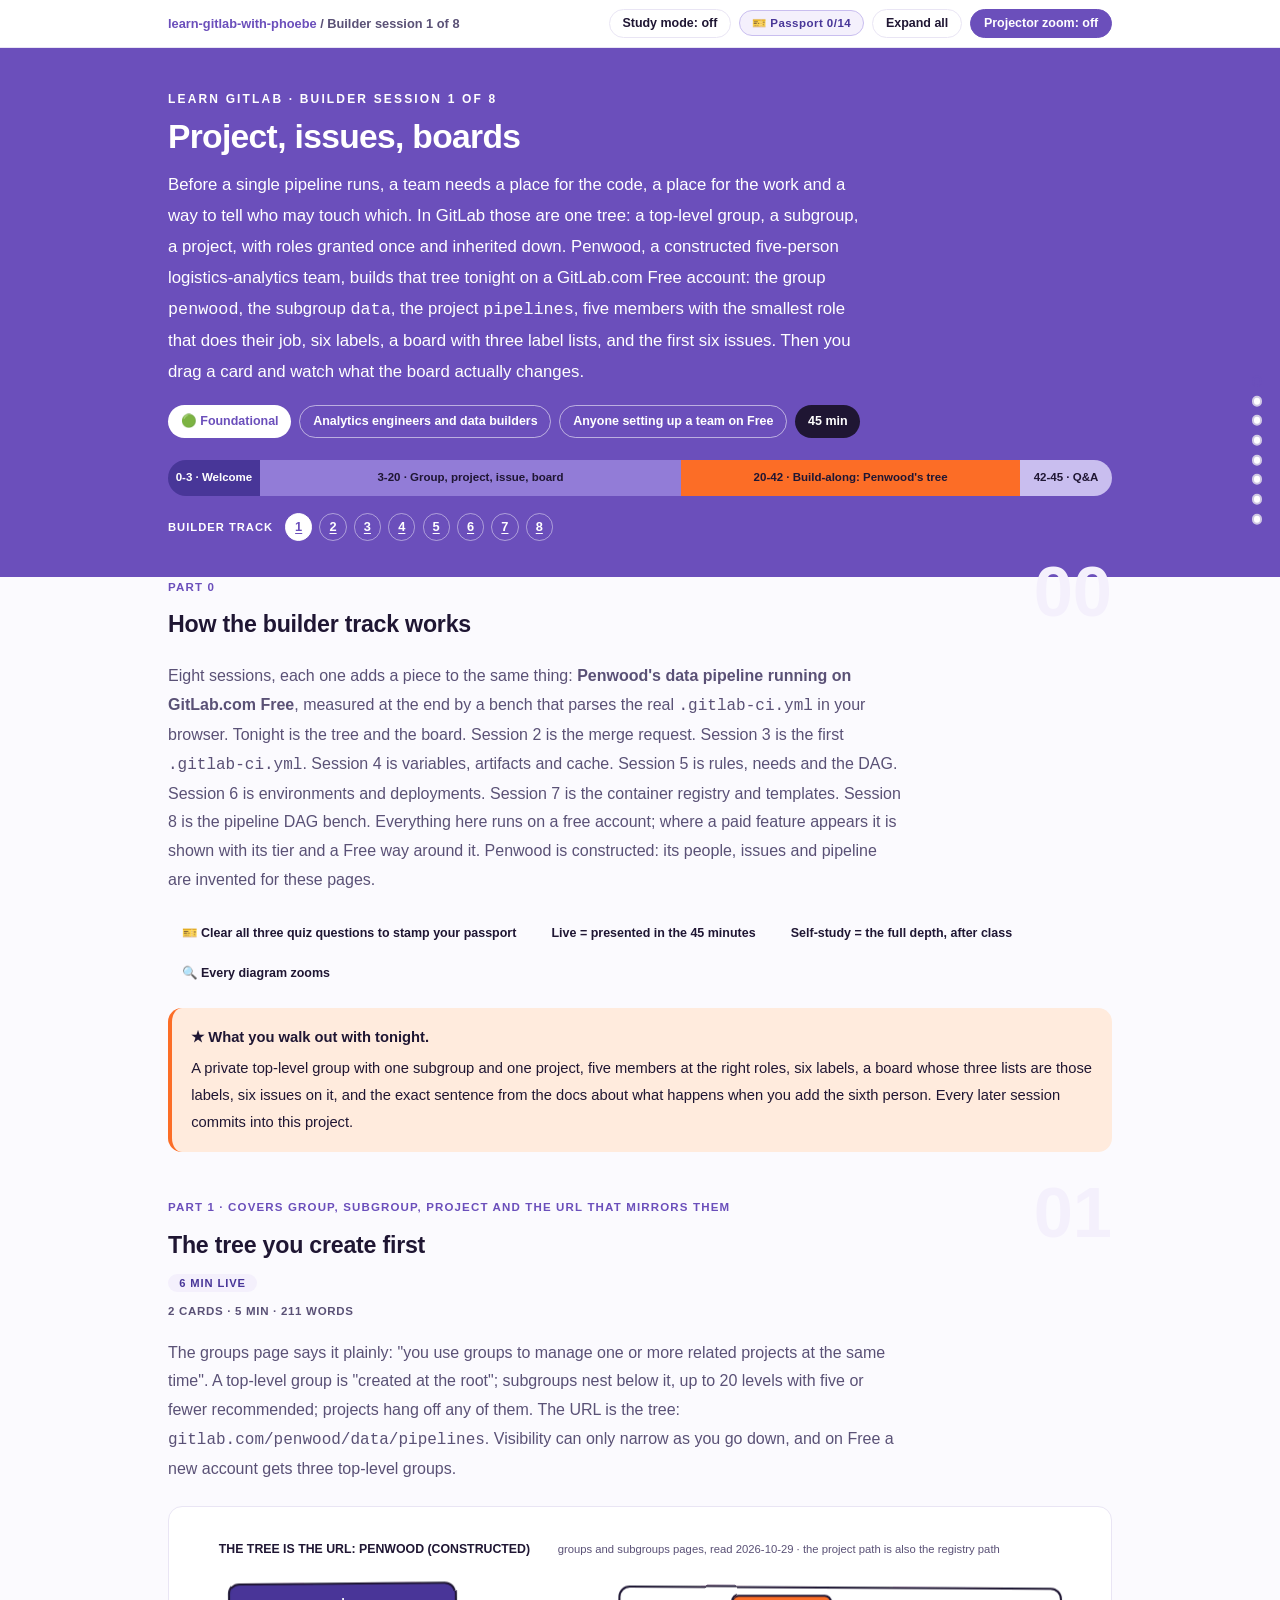
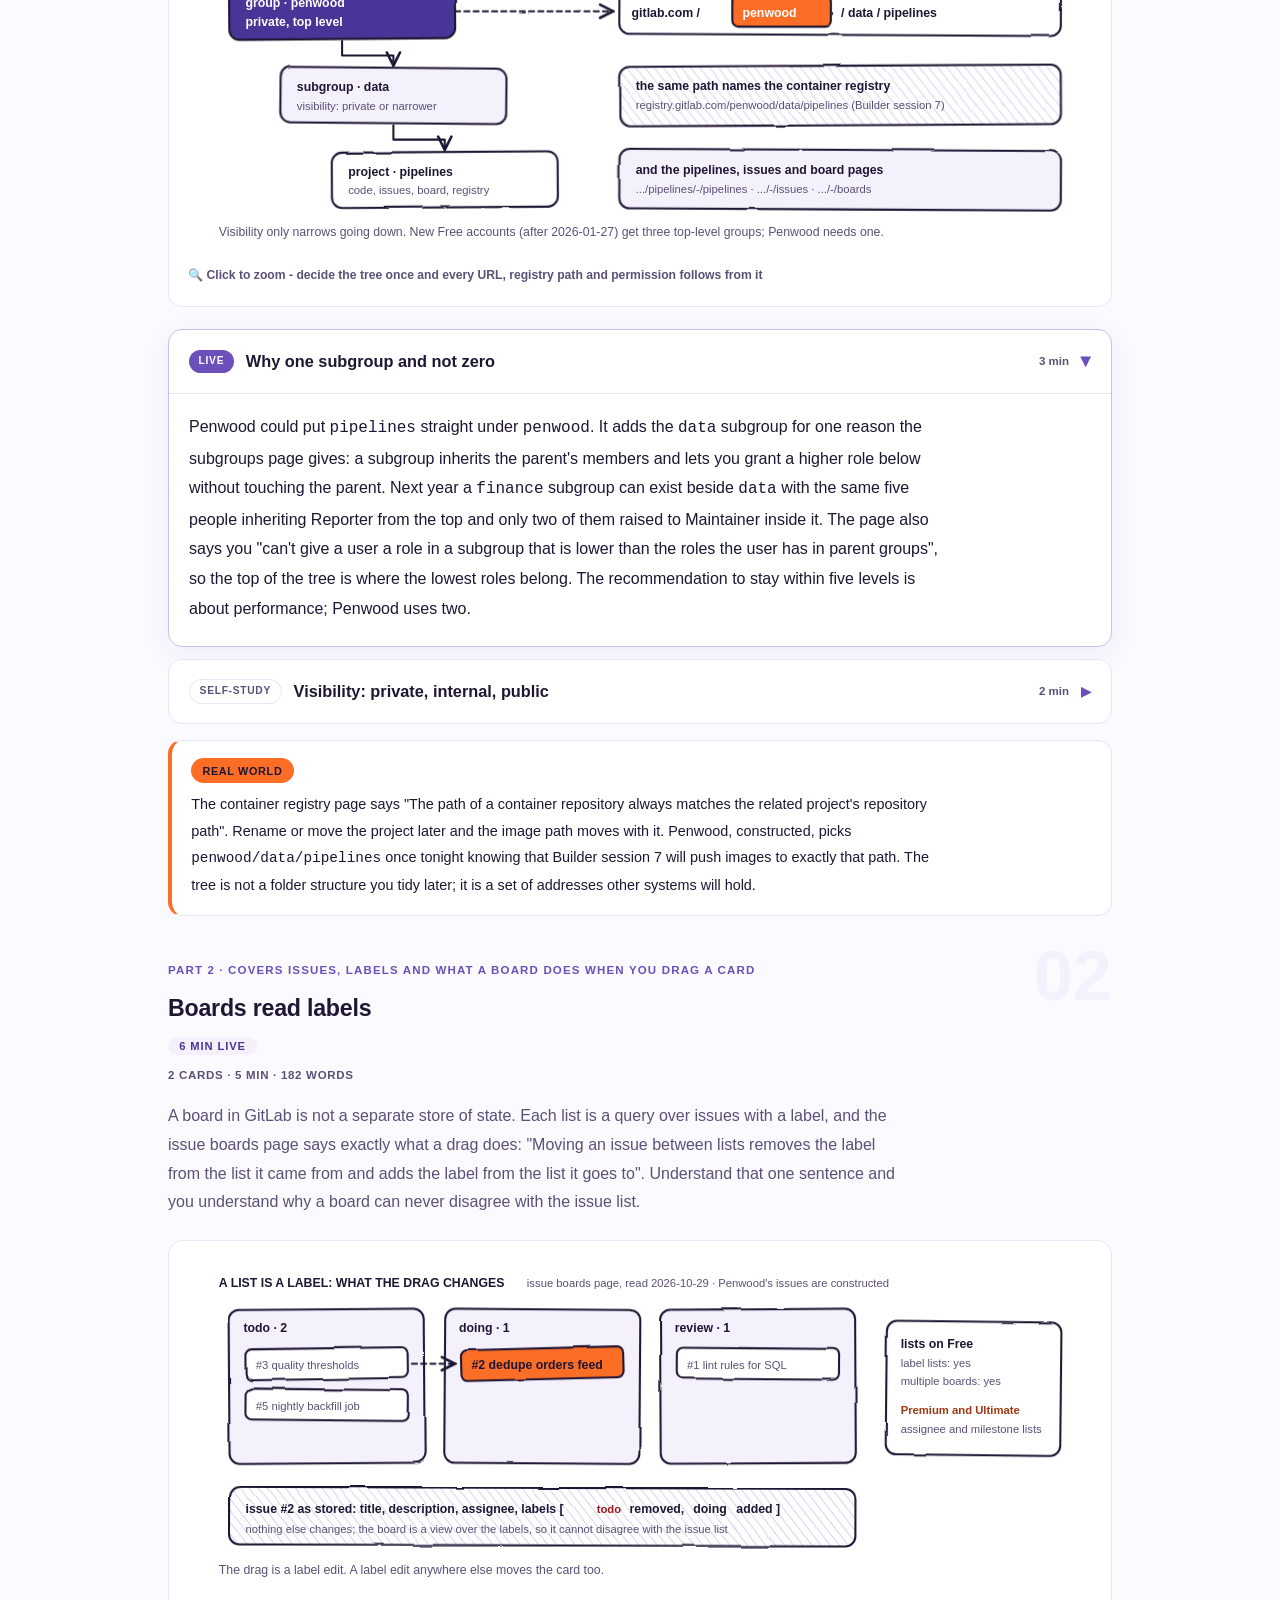
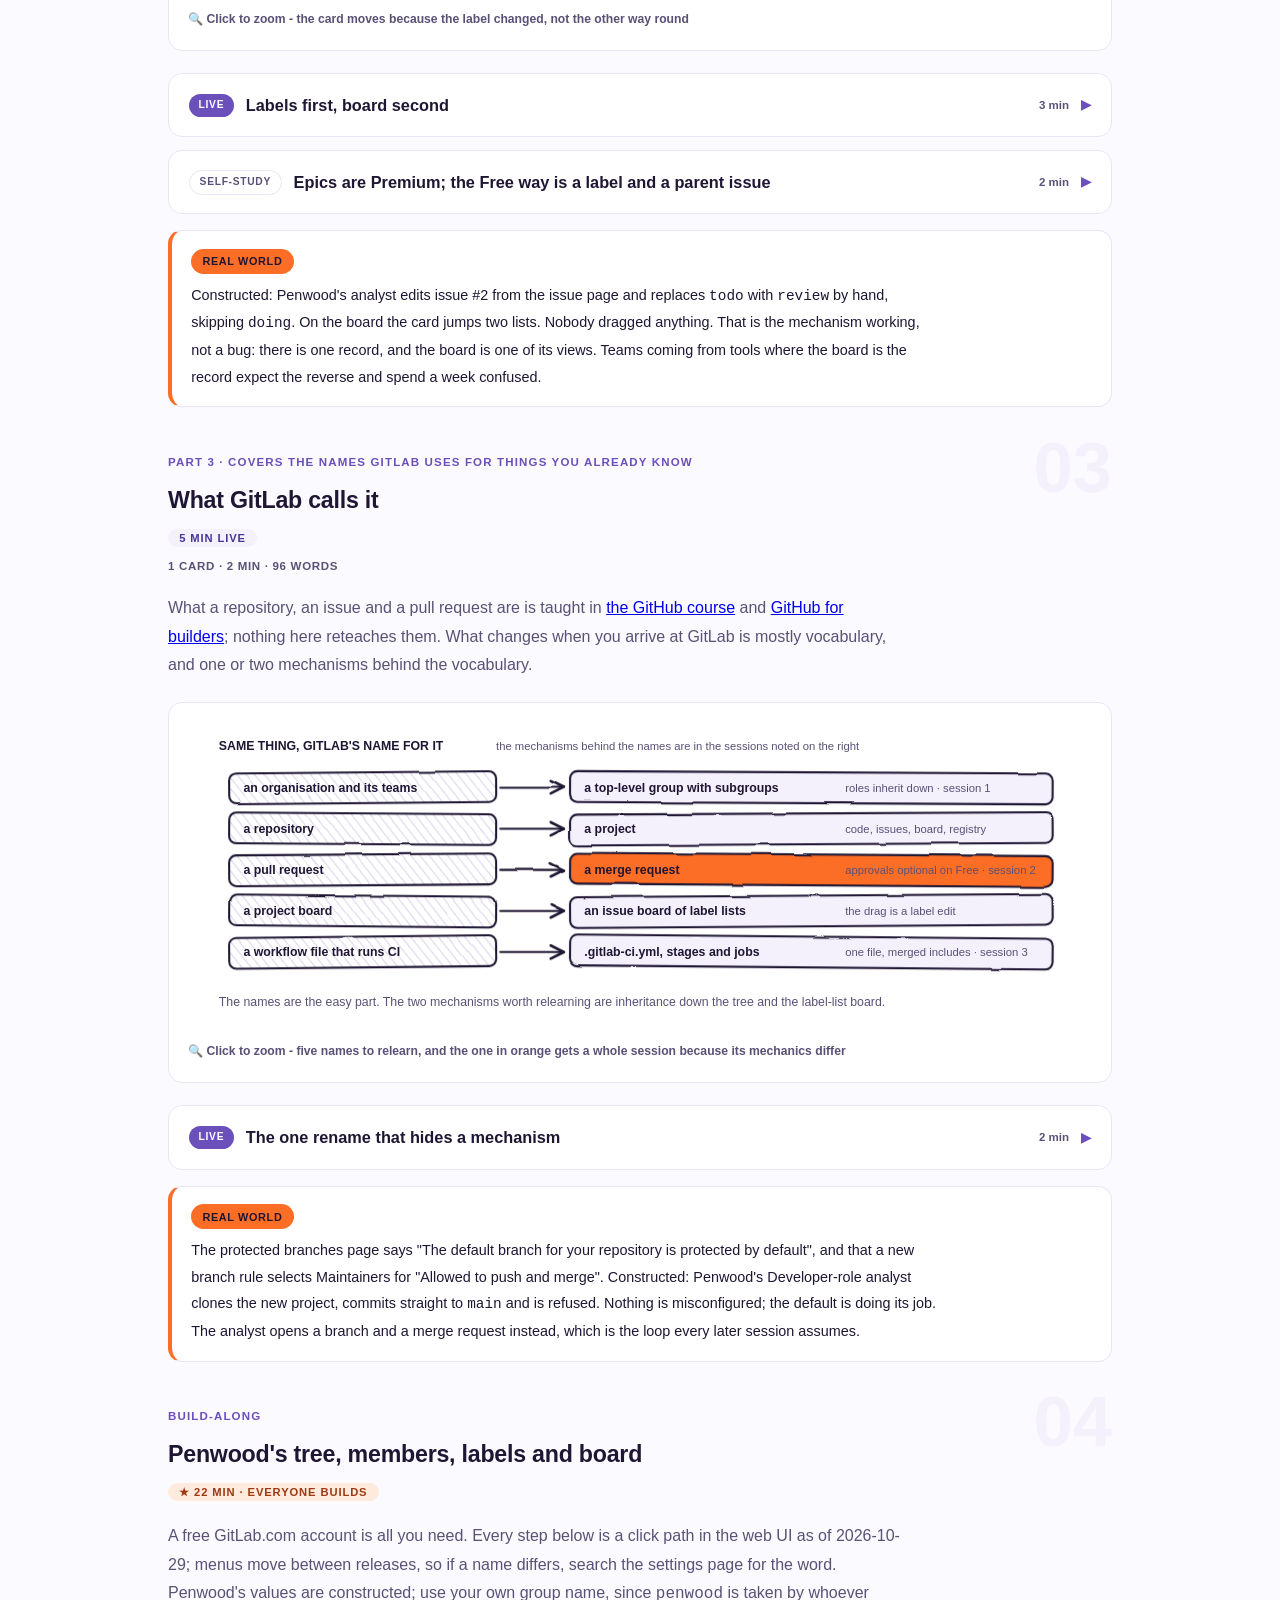
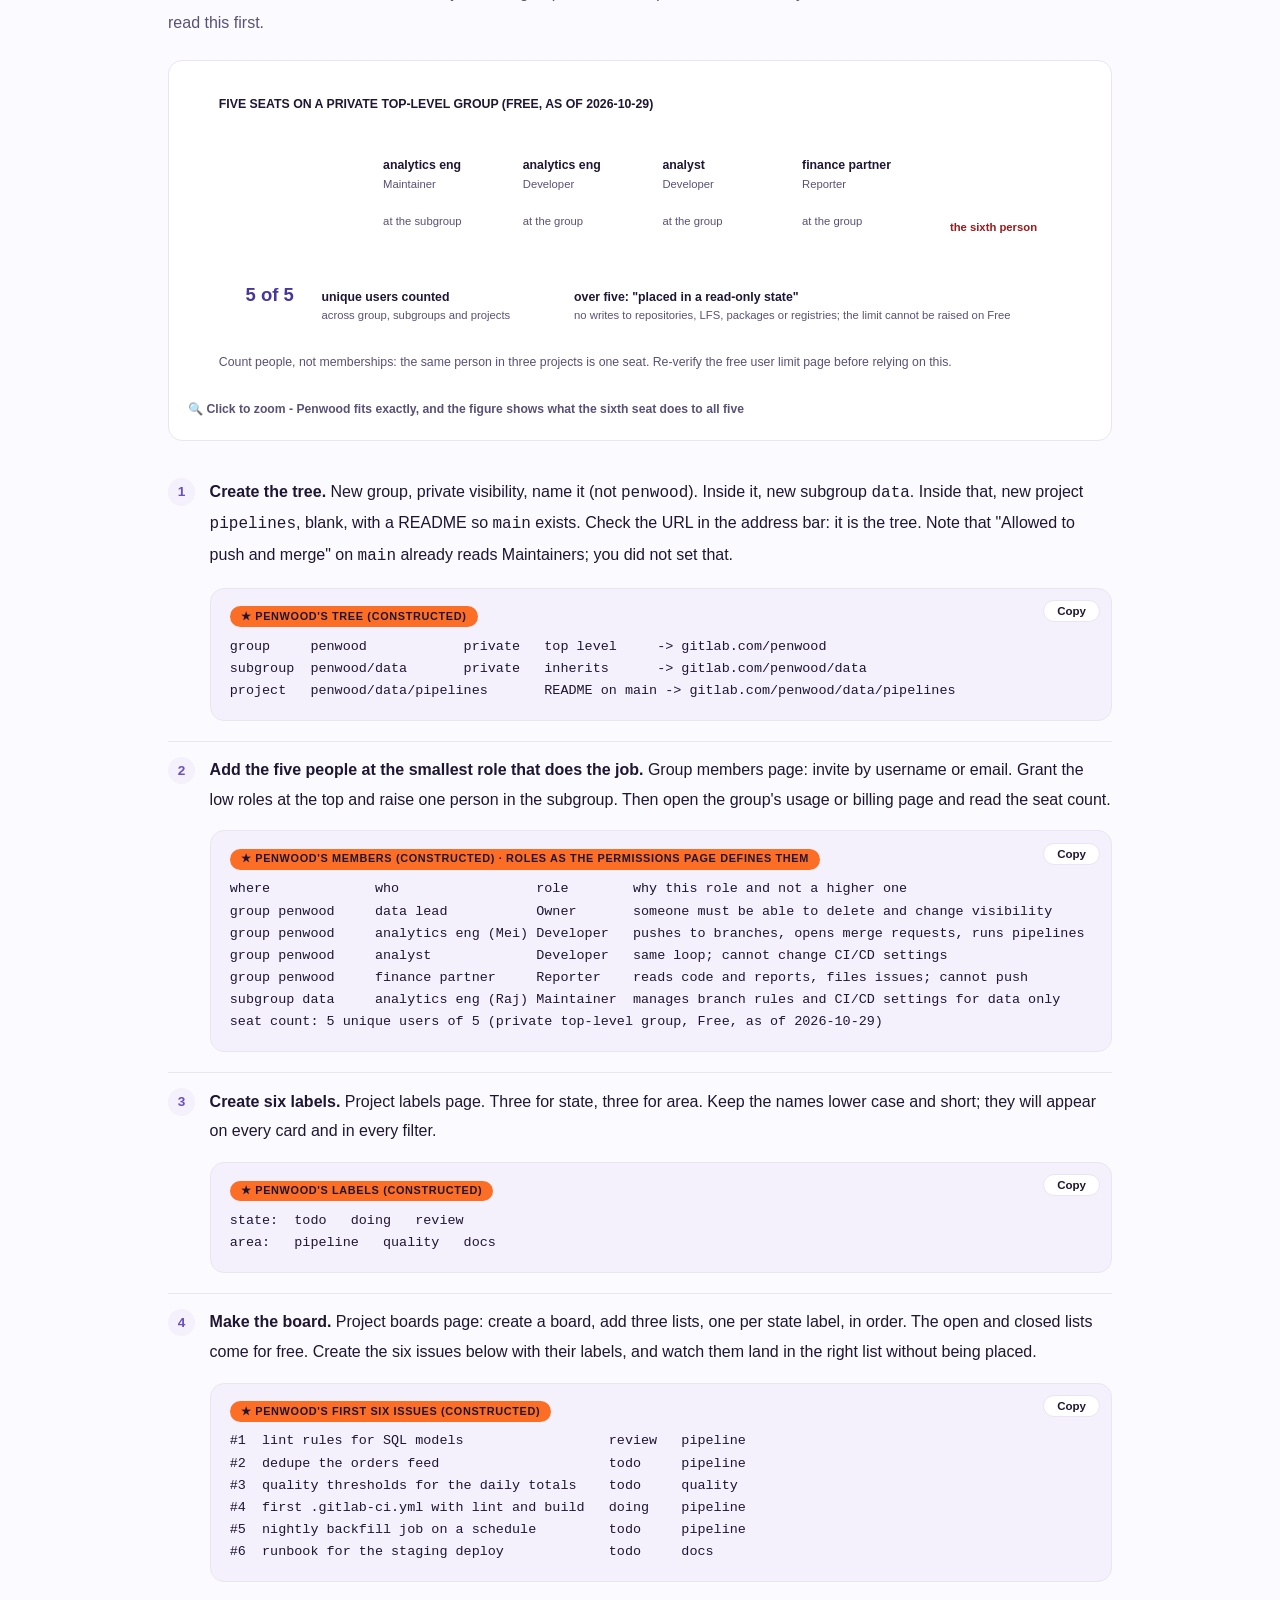
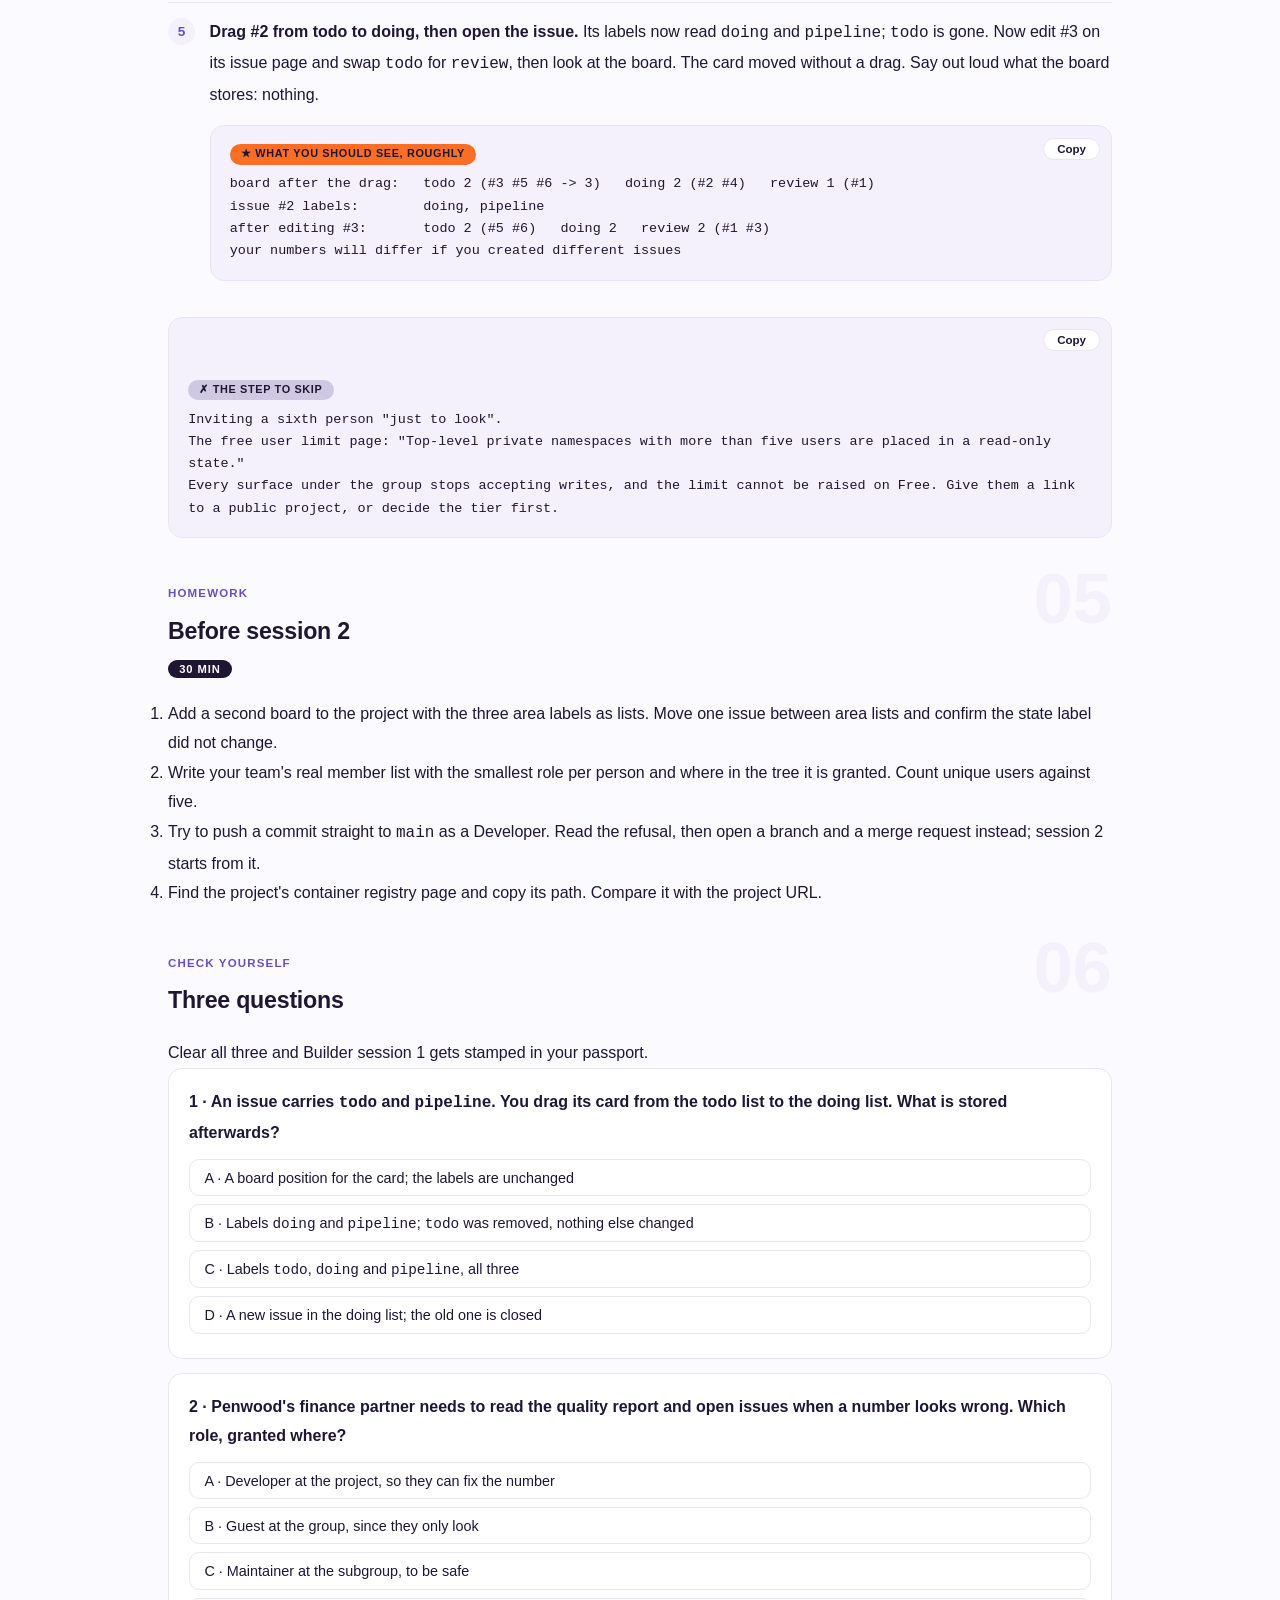
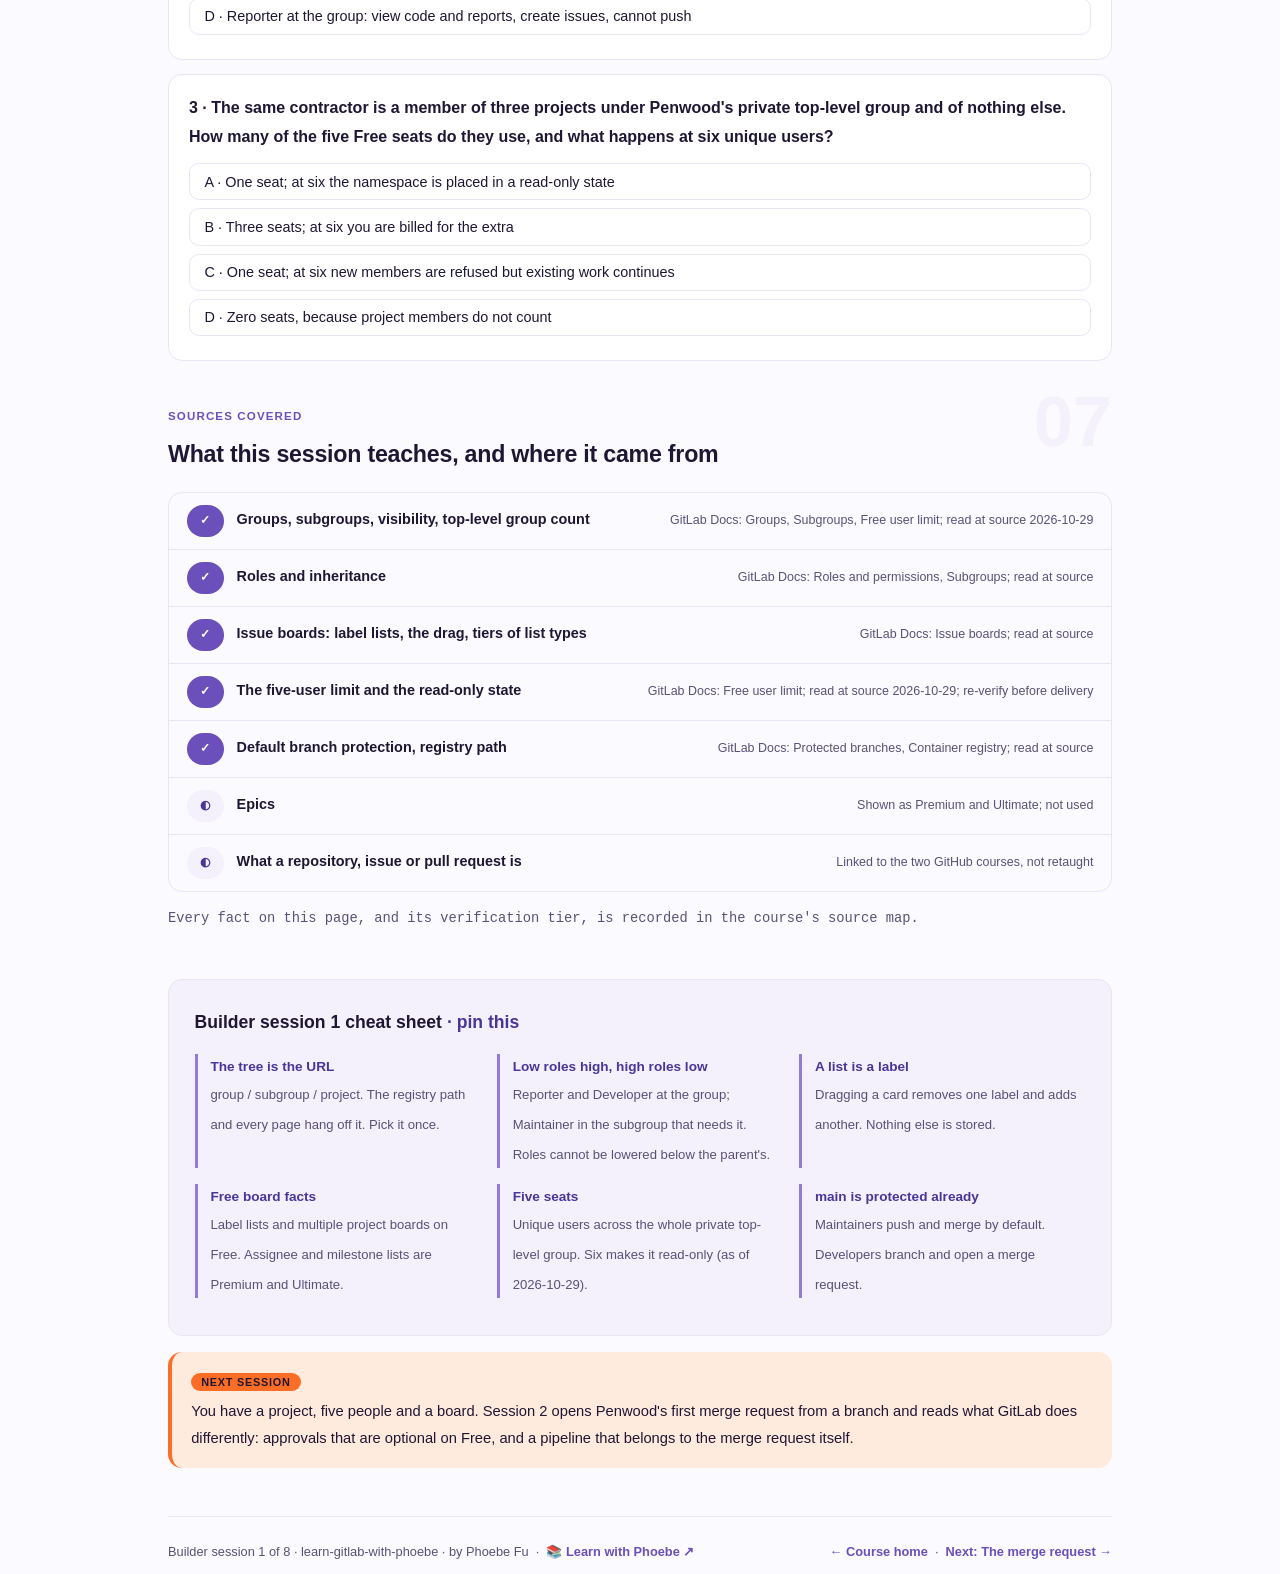
<file: courses/b1-project-issues-boards.html>
<!DOCTYPE html>
<html lang="en">
<head>
<meta charset="UTF-8">
<meta name="viewport" content="width=device-width, initial-scale=1.0">
<!-- social:start -->
<meta name="description" content="Builder session 1 of 8. Create the group, subgroup and project on GitLab.com Free, add five people with the smallest role that does the job, make labels and a label-list board, and see what dragging a card actually changes. Penwood is a constructed analytics team.">
<meta property="og:type" content="article">
<meta property="og:site_name" content="Learn with Phoebe">
<meta property="og:title" content="Project, issues, boards - learn gitlab with phoebe">
<meta property="og:description" content="Builder session 1 of 8. The tree you create first, the labels a board reads, and the five seats on Free.">
<meta property="og:url" content="https://phoebefu6.github.io/learn-gitlab-with-phoebe/courses/b1-project-issues-boards.html">
<meta property="og:image" content="https://phoebefu6.github.io/learn-gitlab-with-phoebe/assets/og-cover.png">
<meta property="og:image:width" content="1200">
<meta property="og:image:height" content="630">
<meta name="twitter:card" content="summary_large_image">
<meta name="twitter:title" content="Project, issues, boards - learn gitlab with phoebe">
<meta name="twitter:description" content="Builder session 1 of 8. Group, subgroup, project, five roles, one board that swaps labels.">
<meta name="twitter:image" content="https://phoebefu6.github.io/learn-gitlab-with-phoebe/assets/og-cover.png">
<!-- social:end -->
<title>Builder session 1 · Project, issues, boards - learn gitlab with phoebe</title>
<link rel="stylesheet" href="../assets/style.css?v=1">
</head>
<body>

<div class="toolbar">
  <div class="wrap">
    <span class="crumb"><a href="../index.html">learn-gitlab-with-phoebe</a> / Builder session 1 of 8</span>
    <button class="btn" id="toggle-all" type="button">Expand all</button>
    <button class="btn primary" id="zoom-toggle" type="button">Projector zoom: off</button>
  </div>
</div>

<header class="masthead">
  <div class="wrap">
    <div class="eyebrow">Learn GitLab · Builder session 1 of 8</div>
    <h1>Project, issues, <span class="accent">boards</span></h1>
    <p class="sub">Before a single pipeline runs, a team needs a place for the code, a place for the work and a way to tell who may touch which. In GitLab those are one tree: a top-level group, a subgroup, a project, with roles granted once and inherited down. Penwood, a constructed five-person logistics-analytics team, builds that tree tonight on a GitLab.com Free account: the group <code>penwood</code>, the subgroup <code>data</code>, the project <code>pipelines</code>, five members with the smallest role that does their job, six labels, a board with three label lists, and the first six issues. Then you drag a card and watch what the board actually changes.</p>
    <div class="chip-row">
      <span class="chip level">🟢 Foundational</span>
      <span class="chip audience">Analytics engineers and data builders</span>
      <span class="chip audience">Anyone setting up a team on Free</span>
      <span class="chip time">45 min</span>
    </div>
    <div class="agenda">
      <span class="a1" style="flex:1">0-3 · Welcome</span>
      <span class="a2" style="flex:5">3-20 · Group, project, issue, board</span>
      <span class="a3" style="flex:4">20-42 · Build-along: Penwood's tree</span>
      <span class="a4" style="flex:1">42-45 · Q&amp;A</span>
    </div>
  </div>
</header>

<main class="wrap">

  <section class="section" id="intro">
    <div class="section-kicker">
      <span class="klabel">Part 0</span>
      <h2>How the builder track works</h2>
    </div>
    <p class="lede">Eight sessions, each one adds a piece to the same thing: <strong>Penwood's data pipeline running on GitLab.com Free</strong>, measured at the end by a bench that parses the real <code>.gitlab-ci.yml</code> in your browser. Tonight is the tree and the board. Session 2 is the merge request. Session 3 is the first <code>.gitlab-ci.yml</code>. Session 4 is variables, artifacts and cache. Session 5 is rules, needs and the DAG. Session 6 is environments and deployments. Session 7 is the container registry and templates. Session 8 is the pipeline DAG bench. Everything here runs on a free account; where a paid feature appears it is shown with its tier and a Free way around it. Penwood is constructed: its people, issues and pipeline are invented for these pages.</p>

    <div class="legend">
      <span class="pill">🎫 Clear all three quiz questions to stamp your passport</span>
      <span class="pill">Live = presented in the 45 minutes</span>
      <span class="pill">Self-study = the full depth, after class</span>
      <span class="pill">🔍 Every diagram zooms</span>
    </div>

    <div class="callout win">
      <p><strong>★ What you walk out with tonight.</strong> A private top-level group with one subgroup and one project, five members at the right roles, six labels, a board whose three lists are those labels, six issues on it, and the exact sentence from the docs about what happens when you add the sixth person. Every later session commits into this project.</p>
    </div>
  </section>

  <section class="section" id="part-1">
    <div class="section-kicker">
      <span class="klabel">Part 1 · covers group, subgroup, project and the URL that mirrors them</span>
      <h2>The tree you create first</h2>
      <span class="tag concept">6 min live</span>
    </div>
    <p class="lede">The groups page says it plainly: "you use groups to manage one or more related projects at the same time". A top-level group is "created at the root"; subgroups nest below it, up to 20 levels with five or fewer recommended; projects hang off any of them. The URL is the tree: <code>gitlab.com/penwood/data/pipelines</code>. Visibility can only narrow as you go down, and on Free a new account gets three top-level groups.</p>

    <figure class="zoomable">
      <svg viewBox="0 0 880 320" xmlns="http://www.w3.org/2000/svg" role="img" aria-label="A hand-drawn tree with its URL beside it. The top-level group penwood, private, becomes the first path segment. The subgroup data becomes the second. The project pipelines becomes the third, and its container registry path and its pipelines page both hang off that same path. A note says visibility can only narrow going down, and that an account created after 27 January 2026 on Free gets three top-level groups.">
        <defs>
          <filter id="b1aSk" x="-3%" y="-3%" width="106%" height="106%"><feTurbulence type="fractalNoise" baseFrequency="0.02" numOctaves="2" seed="31" result="n"/><feDisplacementMap in="SourceGraphic" in2="n" scale="2.4" xChannelSelector="R" yChannelSelector="G"/></filter>
          <pattern id="b1aHc" patternUnits="userSpaceOnUse" width="7" height="7" patternTransform="rotate(-38)"><line x1="0" y1="0" x2="0" y2="7" stroke="#6B4FBB" stroke-width="1" opacity=".5"/></pattern>
          <marker id="b1aAr" viewBox="0 0 10 10" refX="9" refY="5" markerWidth="8" markerHeight="8" orient="auto"><path d="M1 1 L9 5 L1 9" fill="none" stroke="#1F1633" stroke-width="1.6" stroke-linecap="round"/></marker>
        </defs>
        <style>
          .b1aH { font: 800 12px Inter, sans-serif; fill: #1F1633; }
          .b1aL { font: 600 12px Inter, sans-serif; fill: #1F1633; }
          .b1aS { font: 400 11px Inter, sans-serif; fill: #5A5176; }
          .b1aV { font: 800 16px Inter, sans-serif; fill: #483698; }
          .b1aW { font: 800 12px Inter, sans-serif; fill: #FFFFFF; }
          .b1aN { font: 400 12px Inter, sans-serif; fill: #5A5176; }
        </style>

        <text class="b1aH" x="30" y="26">THE TREE IS THE URL: PENWOOD (CONSTRUCTED)</text>
        <text class="b1aS" x="360" y="26">groups and subgroups pages, read 2026-10-29 · the project path is also the registry path</text>

        <g filter="url(#b1aSk)" fill="none" stroke="#1F1633" stroke-width="2" stroke-linecap="round" stroke-linejoin="round">
          <rect x="40" y="56" width="220" height="54" rx="10" transform="rotate(-0.5 150 83)" fill="#483698"/>
          <rect x="90" y="138" width="220" height="54" rx="10" transform="rotate(0.5 200 165)" fill="#F4F0FC"/>
          <rect x="140" y="220" width="220" height="54" rx="10" transform="rotate(-0.4 250 247)" fill="#FFFFFF"/>
          <path d="M150 112 L150 126 L200 126 L200 136" marker-end="url(#b1aAr)"/>
          <path d="M200 194 L200 208 L250 208 L250 218" marker-end="url(#b1aAr)"/>
          <rect x="420" y="60" width="430" height="46" rx="10" transform="rotate(0.3 635 83)" fill="#FFFFFF"/>
          <rect x="530" y="68" width="96" height="30" rx="6" fill="#FC6D26"/>
          <path d="M260 83 L414 83" stroke-dasharray="5 4" marker-end="url(#b1aAr)"/>
          <rect x="420" y="136" width="430" height="58" rx="10" transform="rotate(-0.3 635 165)" fill="url(#b1aHc)"/>
          <rect x="420" y="218" width="430" height="58" rx="10" transform="rotate(0.3 635 247)" fill="#F4F0FC"/>
        </g>

        <text class="b1aW" x="56" y="79">group · penwood</text>
        <text class="b1aW" x="56" y="97">private, top level</text>
        <text class="b1aL" x="106" y="161">subgroup · data</text>
        <text class="b1aS" x="106" y="179">visibility: private or narrower</text>
        <text class="b1aL" x="156" y="243">project · pipelines</text>
        <text class="b1aS" x="156" y="261">code, issues, board, registry</text>

        <text class="b1aL" x="432" y="89">gitlab.com /</text>
        <text class="b1aW" x="540" y="89">penwood</text>
        <text class="b1aL" x="636" y="89">/ data / pipelines</text>

        <text class="b1aL" x="436" y="160">the same path names the container registry</text>
        <text class="b1aS" x="436" y="178">registry.gitlab.com/penwood/data/pipelines (Builder session 7)</text>
        <text class="b1aL" x="436" y="242">and the pipelines, issues and board pages</text>
        <text class="b1aS" x="436" y="260">.../pipelines/-/pipelines · .../-/issues · .../-/boards</text>

        <text class="b1aN" x="30" y="302">Visibility only narrows going down. New Free accounts (after 2026-01-27) get three top-level groups; Penwood needs one.</text>
      </svg>
      <figcaption>🔍 Click to zoom - decide the tree once and every URL, registry path and permission follows from it</figcaption>
    </figure>

    <details class="card" open>
      <summary><span class="mode live">Live</span> Why one subgroup and not zero <span class="mini">3 min</span><span class="caret">▶</span></summary>
      <div class="body">
        <p>Penwood could put <code>pipelines</code> straight under <code>penwood</code>. It adds the <code>data</code> subgroup for one reason the subgroups page gives: a subgroup inherits the parent's members and lets you grant a higher role below without touching the parent. Next year a <code>finance</code> subgroup can exist beside <code>data</code> with the same five people inheriting Reporter from the top and only two of them raised to Maintainer inside it. The page also says you "can't give a user a role in a subgroup that is lower than the roles the user has in parent groups", so the top of the tree is where the lowest roles belong. The recommendation to stay within five levels is about performance; Penwood uses two.</p>
      </div>
    </details>

    <details class="card">
      <summary><span class="mode self">Self-study</span> Visibility: private, internal, public <span class="mini">2 min</span><span class="caret">▶</span></summary>
      <div class="body">
        <p>A group can be visible to anonymous users, to all signed-in users, or only to its members, and "Users cannot create a subgroup or project with a higher visibility level than that of the immediate parent group". Penwood's group is private, so everything under it is private or narrower. The free user limit page notes the trade: the five-user limit applies to private top-level groups, and public top-level groups are exempt. Making a data team's group public to escape the limit is a decision about data, not about GitLab; Leader session 3 takes it.</p>
      </div>
    </details>

    <div class="callout example">
      <span class="ex-pill">Real world</span>
      <p>The container registry page says "The path of a container repository always matches the related project's repository path". Rename or move the project later and the image path moves with it. Penwood, constructed, picks <code>penwood/data/pipelines</code> once tonight knowing that Builder session 7 will push images to exactly that path. The tree is not a folder structure you tidy later; it is a set of addresses other systems will hold.</p>
    </div>
  </section>

  <section class="section" id="part-2">
    <div class="section-kicker">
      <span class="klabel">Part 2 · covers issues, labels and what a board does when you drag a card</span>
      <h2>Boards read labels</h2>
      <span class="tag concept">6 min live</span>
    </div>
    <p class="lede">A board in GitLab is not a separate store of state. Each list is a query over issues with a label, and the issue boards page says exactly what a drag does: "Moving an issue between lists removes the label from the list it came from and adds the label from the list it goes to". Understand that one sentence and you understand why a board can never disagree with the issue list.</p>

    <figure class="zoomable">
      <svg viewBox="0 0 880 330" xmlns="http://www.w3.org/2000/svg" role="img" aria-label="A hand-drawn board with three label lists, todo, doing and review. A card for the constructed issue dedupe orders feed is being dragged from todo to doing. Below the board the same issue is shown as a record: its labels change from todo to doing, nothing else is stored. A side note says label lists are on Free while assignee and milestone lists need Premium or Ultimate.">
        <defs>
          <filter id="b1bSk" x="-3%" y="-3%" width="106%" height="106%"><feTurbulence type="fractalNoise" baseFrequency="0.02" numOctaves="2" seed="37" result="n"/><feDisplacementMap in="SourceGraphic" in2="n" scale="2.4" xChannelSelector="R" yChannelSelector="G"/></filter>
          <pattern id="b1bHc" patternUnits="userSpaceOnUse" width="7" height="7" patternTransform="rotate(-38)"><line x1="0" y1="0" x2="0" y2="7" stroke="#6B4FBB" stroke-width="1" opacity=".5"/></pattern>
          <marker id="b1bAr" viewBox="0 0 10 10" refX="9" refY="5" markerWidth="8" markerHeight="8" orient="auto"><path d="M1 1 L9 5 L1 9" fill="none" stroke="#1F1633" stroke-width="1.6" stroke-linecap="round"/></marker>
        </defs>
        <style>
          .b1bH { font: 800 12px Inter, sans-serif; fill: #1F1633; }
          .b1bL { font: 600 12px Inter, sans-serif; fill: #1F1633; }
          .b1bS { font: 400 11px Inter, sans-serif; fill: #5A5176; }
          .b1bB { font: 800 11px Inter, sans-serif; fill: #9E3811; }
          .b1bR { font: 800 11px Inter, sans-serif; fill: #991B1B; }
          .b1bN { font: 400 12px Inter, sans-serif; fill: #5A5176; }
        </style>

        <text class="b1bH" x="30" y="26">A LIST IS A LABEL: WHAT THE DRAG CHANGES</text>
        <text class="b1bS" x="330" y="26">issue boards page, read 2026-10-29 · Penwood's issues are constructed</text>

        <g filter="url(#b1bSk)" fill="none" stroke="#1F1633" stroke-width="2" stroke-linecap="round" stroke-linejoin="round">
          <rect x="40" y="48" width="190" height="150" rx="10" transform="rotate(-0.4 135 123)" fill="#F4F0FC"/>
          <rect x="250" y="48" width="190" height="150" rx="10" transform="rotate(0.4 345 123)" fill="#F4F0FC"/>
          <rect x="460" y="48" width="190" height="150" rx="10" transform="rotate(-0.3 555 123)" fill="#F4F0FC"/>
          <rect x="56" y="86" width="158" height="30" rx="6" transform="rotate(-0.8 135 101)" fill="#FFFFFF"/>
          <rect x="56" y="126" width="158" height="30" rx="6" transform="rotate(0.6 135 141)" fill="#FFFFFF"/>
          <rect x="266" y="86" width="158" height="30" rx="6" transform="rotate(-1.5 345 101)" fill="#FC6D26"/>
          <rect x="476" y="86" width="158" height="30" rx="6" transform="rotate(0.5 555 101)" fill="#FFFFFF"/>
          <path d="M218 101 L260 101" stroke-dasharray="5 4" marker-end="url(#b1bAr)"/>
          <rect x="680" y="60" width="170" height="130" rx="10" transform="rotate(0.6 765 125)" fill="#FFFFFF"/>
          <rect x="40" y="222" width="610" height="56" rx="10" transform="rotate(0.2 345 250)" fill="url(#b1bHc)"/>
        </g>

        <text class="b1bL" x="54" y="70">todo · 2</text>
        <text class="b1bL" x="264" y="70">doing · 1</text>
        <text class="b1bL" x="474" y="70">review · 1</text>
        <text class="b1bS" x="66" y="106">#3 quality thresholds</text>
        <text class="b1bS" x="66" y="146">#5 nightly backfill job</text>
        <text class="b1bL" x="276" y="106">#2 dedupe orders feed</text>
        <text class="b1bS" x="486" y="106">#1 lint rules for SQL</text>

        <text class="b1bL" x="694" y="86">lists on Free</text>
        <text class="b1bS" x="694" y="104">label lists: yes</text>
        <text class="b1bS" x="694" y="122">multiple boards: yes</text>
        <text class="b1bB" x="694" y="150">Premium and Ultimate</text>
        <text class="b1bS" x="694" y="168">assignee and milestone lists</text>

        <text class="b1bL" x="56" y="246">issue #2 as stored: title, description, assignee, labels [</text>
        <text class="b1bR" x="398" y="246">todo</text>
        <text class="b1bL" x="430" y="246">removed,</text>
        <text class="b1bH" x="492" y="246">doing</text>
        <text class="b1bL" x="534" y="246">added ]</text>
        <text class="b1bS" x="56" y="266">nothing else changes; the board is a view over the labels, so it cannot disagree with the issue list</text>

        <text class="b1bN" x="30" y="306">The drag is a label edit. A label edit anywhere else moves the card too.</text>
      </svg>
      <figcaption>🔍 Click to zoom - the card moves because the label changed, not the other way round</figcaption>
    </figure>

    <details class="card">
      <summary><span class="mode live">Live</span> Labels first, board second <span class="mini">3 min</span><span class="caret">▶</span></summary>
      <div class="body">
        <p>Because a list is a label, the labels are the design. Penwood's constructed set is six: three for state (<code>todo</code>, <code>doing</code>, <code>review</code>) and three for area (<code>pipeline</code>, <code>quality</code>, <code>docs</code>). The state labels become the board's lists; the area labels filter it. The boards page says label lists are on every tier, that a project can have multiple boards on Free, and that a group gets one board on Free. Assignee lists and milestone lists are Premium and Ultimate; the Free way to see "what is Mei doing" is the issue list filtered by assignee.</p>
      </div>
    </details>

    <details class="card">
      <summary><span class="mode self">Self-study</span> Epics are Premium; the Free way is a label and a parent issue <span class="mini">2 min</span><span class="caret">▶</span></summary>
      <div class="body">
        <p>The epics page carries a Premium and Ultimate badge and defines epics as a way to "coordinate and track large initiatives by organizing work items into a work hierarchy". On Free, Penwood groups its migration work with the area labels and one issue per block that links the others in its description. It is less elegant and entirely sufficient for five people and fourteen jobs. When the hierarchy itself becomes the problem, that is a signal for Leader session 5, not a reason to fake it with labels.</p>
      </div>
    </details>

    <div class="callout example">
      <span class="ex-pill">Real world</span>
      <p>Constructed: Penwood's analyst edits issue #2 from the issue page and replaces <code>todo</code> with <code>review</code> by hand, skipping <code>doing</code>. On the board the card jumps two lists. Nobody dragged anything. That is the mechanism working, not a bug: there is one record, and the board is one of its views. Teams coming from tools where the board is the record expect the reverse and spend a week confused.</p>
    </div>
  </section>

  <section class="section" id="part-3">
    <div class="section-kicker">
      <span class="klabel">Part 3 · covers the names GitLab uses for things you already know</span>
      <h2>What GitLab calls it</h2>
      <span class="tag concept">5 min live</span>
    </div>
    <p class="lede">What a repository, an issue and a pull request are is taught in <a href="https://phoebefu6.github.io/learn-github-with-phoebe/">the GitHub course</a> and <a href="https://phoebefu6.github.io/learn-github-for-builders-with-phoebe/">GitHub for builders</a>; nothing here reteaches them. What changes when you arrive at GitLab is mostly vocabulary, and one or two mechanisms behind the vocabulary.</p>

    <figure class="zoomable">
      <svg viewBox="0 0 880 300" xmlns="http://www.w3.org/2000/svg" role="img" aria-label="A hand-drawn two-column translation. Left column, what you already know from your previous git host: an organisation, a repository, a pull request, a project board, a workflow file, a team. Right column, what GitLab calls it: a top-level group, a project, a merge request, an issue board of label lists, a .gitlab-ci.yml file, a group or subgroup. Arrows connect each pair. The merge request row is highlighted because Builder session 2 is about it.">
        <defs>
          <filter id="b1cSk" x="-3%" y="-3%" width="106%" height="106%"><feTurbulence type="fractalNoise" baseFrequency="0.02" numOctaves="2" seed="41" result="n"/><feDisplacementMap in="SourceGraphic" in2="n" scale="2.4" xChannelSelector="R" yChannelSelector="G"/></filter>
          <pattern id="b1cHc" patternUnits="userSpaceOnUse" width="7" height="7" patternTransform="rotate(-38)"><line x1="0" y1="0" x2="0" y2="7" stroke="#6B4FBB" stroke-width="1" opacity=".5"/></pattern>
          <marker id="b1cAr" viewBox="0 0 10 10" refX="9" refY="5" markerWidth="8" markerHeight="8" orient="auto"><path d="M1 1 L9 5 L1 9" fill="none" stroke="#1F1633" stroke-width="1.6" stroke-linecap="round"/></marker>
        </defs>
        <style>
          .b1cH { font: 800 12px Inter, sans-serif; fill: #1F1633; }
          .b1cL { font: 600 12px Inter, sans-serif; fill: #1F1633; }
          .b1cS { font: 400 11px Inter, sans-serif; fill: #5A5176; }
          .b1cN { font: 400 12px Inter, sans-serif; fill: #5A5176; }
        </style>

        <text class="b1cH" x="30" y="26">SAME THING, GITLAB'S NAME FOR IT</text>
        <text class="b1cS" x="300" y="26">the mechanisms behind the names are in the sessions noted on the right</text>

        <g filter="url(#b1cSk)" fill="none" stroke="#1F1633" stroke-width="2" stroke-linecap="round" stroke-linejoin="round">
          <rect x="40" y="48" width="260" height="30" rx="7" transform="rotate(-0.5 170 63)" fill="url(#b1cHc)"/>
          <rect x="40" y="88" width="260" height="30" rx="7" transform="rotate(0.4 170 103)" fill="url(#b1cHc)"/>
          <rect x="40" y="128" width="260" height="30" rx="7" transform="rotate(-0.4 170 143)" fill="url(#b1cHc)"/>
          <rect x="40" y="168" width="260" height="30" rx="7" transform="rotate(0.5 170 183)" fill="url(#b1cHc)"/>
          <rect x="40" y="208" width="260" height="30" rx="7" transform="rotate(-0.6 170 223)" fill="url(#b1cHc)"/>
          <path d="M304 63 L366 63" marker-end="url(#b1cAr)"/>
          <path d="M304 103 L366 103" marker-end="url(#b1cAr)"/>
          <path d="M304 143 L366 143" marker-end="url(#b1cAr)"/>
          <path d="M304 183 L366 183" marker-end="url(#b1cAr)"/>
          <path d="M304 223 L366 223" marker-end="url(#b1cAr)"/>
          <rect x="372" y="48" width="470" height="30" rx="7" transform="rotate(0.3 607 63)" fill="#F4F0FC"/>
          <rect x="372" y="88" width="470" height="30" rx="7" transform="rotate(-0.3 607 103)" fill="#F4F0FC"/>
          <rect x="372" y="128" width="470" height="30" rx="7" transform="rotate(0.4 607 143)" fill="#FC6D26"/>
          <rect x="372" y="168" width="470" height="30" rx="7" transform="rotate(-0.4 607 183)" fill="#F4F0FC"/>
          <rect x="372" y="208" width="470" height="30" rx="7" transform="rotate(0.5 607 223)" fill="#F4F0FC"/>
        </g>

        <text class="b1cL" x="54" y="67">an organisation and its teams</text>
        <text class="b1cL" x="54" y="107">a repository</text>
        <text class="b1cL" x="54" y="147">a pull request</text>
        <text class="b1cL" x="54" y="187">a project board</text>
        <text class="b1cL" x="54" y="227">a workflow file that runs CI</text>

        <text class="b1cL" x="386" y="67">a top-level group with subgroups</text>
        <text class="b1cS" x="640" y="67">roles inherit down · session 1</text>
        <text class="b1cL" x="386" y="107">a project</text>
        <text class="b1cS" x="640" y="107">code, issues, board, registry</text>
        <text class="b1cH" x="386" y="147">a merge request</text>
        <text class="b1cS" x="640" y="147">approvals optional on Free · session 2</text>
        <text class="b1cL" x="386" y="187">an issue board of label lists</text>
        <text class="b1cS" x="640" y="187">the drag is a label edit</text>
        <text class="b1cL" x="386" y="227">.gitlab-ci.yml, stages and jobs</text>
        <text class="b1cS" x="640" y="227">one file, merged includes · session 3</text>

        <text class="b1cN" x="30" y="276">The names are the easy part. The two mechanisms worth relearning are inheritance down the tree and the label-list board.</text>
      </svg>
      <figcaption>🔍 Click to zoom - five names to relearn, and the one in orange gets a whole session because its mechanics differ</figcaption>
    </figure>

    <details class="card">
      <summary><span class="mode live">Live</span> The one rename that hides a mechanism <span class="mini">2 min</span><span class="caret">▶</span></summary>
      <div class="body">
        <p>A merge request is the same idea as a pull request: a proposed change, a diff, a conversation, a pipeline result, a merge button. The merge requests page describes it as "a central location for your team to review code, have discussions, and track code changes". What differs is underneath: on Free, approvals exist but "are optional and don't prevent merging without approval", and a merge request can have its own pipeline type, which runs on the source branch and carries a <code>merge request</code> label. Both change how Penwood's pipeline is written. Session 2 takes them.</p>
      </div>
    </details>

    <div class="callout example">
      <span class="ex-pill">Real world</span>
      <p>The protected branches page says "The default branch for your repository is protected by default", and that a new branch rule selects Maintainers for "Allowed to push and merge". Constructed: Penwood's Developer-role analyst clones the new project, commits straight to <code>main</code> and is refused. Nothing is misconfigured; the default is doing its job. The analyst opens a branch and a merge request instead, which is the loop every later session assumes.</p>
    </div>
  </section>

  <section class="section" id="demo-1">
    <div class="section-kicker">
      <span class="klabel">Build-along</span>
      <h2>Penwood's tree, members, labels and board</h2>
      <span class="tag demo">★ 22 min · everyone builds</span>
    </div>
    <p class="lede">A free GitLab.com account is all you need. Every step below is a click path in the web UI as of 2026-10-29; menus move between releases, so if a name differs, search the settings page for the word. Penwood's values are constructed; use your own group name, since <code>penwood</code> is taken by whoever read this first.</p>

    <figure class="zoomable">
      <svg viewBox="0 0 880 300" xmlns="http://www.w3.org/2000/svg" role="img" aria-label="Five hand-drawn seats in a row, each filled with a constructed Penwood member and role: data lead Owner, analytics engineer Maintainer, analytics engineer Developer, analyst Developer, finance partner Reporter. A sixth dashed seat on the right carries a red cross and the docs' consequence: top-level private namespaces with more than five users are placed in a read-only state. A counter reads 5 of 5 as of 2026-10-29.">
        <defs>
          <filter id="b1dSk" x="-3%" y="-3%" width="106%" height="106%"><feTurbulence type="fractalNoise" baseFrequency="0.02" numOctaves="2" seed="43" result="n"/><feDisplacementMap in="SourceGraphic" in2="n" scale="2.4" xChannelSelector="R" yChannelSelector="G"/></filter>
          <pattern id="b1dHc" patternUnits="userSpaceOnUse" width="7" height="7" patternTransform="rotate(-38)"><line x1="0" y1="0" x2="0" y2="7" stroke="#6B4FBB" stroke-width="1" opacity=".5"/></pattern>
          <marker id="b1dAr" viewBox="0 0 10 10" refX="9" refY="5" markerWidth="8" markerHeight="8" orient="auto"><path d="M1 1 L9 5 L1 9" fill="none" stroke="#1F1633" stroke-width="1.6" stroke-linecap="round"/></marker>
        </defs>
        <style>
          .b1dH { font: 800 12px Inter, sans-serif; fill: #1F1633; }
          .b1dL { font: 600 12px Inter, sans-serif; fill: #1F1633; }
          .b1dS { font: 400 11px Inter, sans-serif; fill: #5A5176; }
          .b1dV { font: 800 18px Inter, sans-serif; fill: #483698; }
          .b1dR { font: 800 11px Inter, sans-serif; fill: #991B1B; }
          .b1dN { font: 400 12px Inter, sans-serif; fill: #5A5176; }
        </style>

        <text class="b1dH" x="30" y="26">FIVE SEATS ON A PRIVATE TOP-LEVEL GROUP (FREE, AS OF 2026-10-29)</text>

        <g filter="url(#b1dSk)" fill="none" stroke="#1F1633" stroke-width="2" stroke-linecap="round" stroke-linejoin="round">
          <rect x="40" y="60" width="124" height="96" rx="10" transform="rotate(-0.8 102 108)" fill="#483698"/>
          <rect x="176" y="60" width="124" height="96" rx="10" transform="rotate(0.6 238 108)" fill="#F4F0FC"/>
          <rect x="312" y="60" width="124" height="96" rx="10" transform="rotate(-0.5 374 108)" fill="#F4F0FC"/>
          <rect x="448" y="60" width="124" height="96" rx="10" transform="rotate(0.7 510 108)" fill="#F4F0FC"/>
          <rect x="584" y="60" width="124" height="96" rx="10" transform="rotate(-0.6 646 108)" fill="#F4F0FC"/>
          <rect x="730" y="60" width="120" height="96" rx="10" transform="rotate(0.9 790 108)" fill="#FEF2F2" stroke="#991B1B" stroke-dasharray="6 4"/>
          <path d="M770 86 L810 126 M810 86 L770 126" stroke="#991B1B"/>
          <rect x="40" y="190" width="300" height="52" rx="10" transform="rotate(0.3 190 216)" fill="#FC6D26"/>
          <rect x="360" y="190" width="490" height="52" rx="10" transform="rotate(-0.2 605 216)" fill="url(#b1dHc)"/>
        </g>

        <text class="b1dL" x="54" y="86" style="fill:#FFFFFF">data lead</text>
        <text class="b1dS" x="54" y="104" style="fill:#FFFFFF">Owner</text>
        <text class="b1dS" x="54" y="140" style="fill:#FFFFFF">at the group</text>
        <text class="b1dL" x="190" y="86">analytics eng</text>
        <text class="b1dS" x="190" y="104">Maintainer</text>
        <text class="b1dS" x="190" y="140">at the subgroup</text>
        <text class="b1dL" x="326" y="86">analytics eng</text>
        <text class="b1dS" x="326" y="104">Developer</text>
        <text class="b1dS" x="326" y="140">at the group</text>
        <text class="b1dL" x="462" y="86">analyst</text>
        <text class="b1dS" x="462" y="104">Developer</text>
        <text class="b1dS" x="462" y="140">at the group</text>
        <text class="b1dL" x="598" y="86">finance partner</text>
        <text class="b1dS" x="598" y="104">Reporter</text>
        <text class="b1dS" x="598" y="140">at the group</text>
        <text class="b1dR" x="742" y="146">the sixth person</text>

        <text class="b1dV" x="56" y="214">5 of 5</text>
        <text class="b1dL" x="130" y="214">unique users counted</text>
        <text class="b1dS" x="130" y="232">across group, subgroups and projects</text>
        <text class="b1dL" x="376" y="214">over five: "placed in a read-only state"</text>
        <text class="b1dS" x="376" y="232">no writes to repositories, LFS, packages or registries; the limit cannot be raised on Free</text>

        <text class="b1dN" x="30" y="278">Count people, not memberships: the same person in three projects is one seat. Re-verify the free user limit page before relying on this.</text>
      </svg>
      <figcaption>🔍 Click to zoom - Penwood fits exactly, and the figure shows what the sixth seat does to all five</figcaption>
    </figure>

    <div class="steps">
      <div class="step">
        <p><strong>Create the tree.</strong> New group, private visibility, name it (not <code>penwood</code>). Inside it, new subgroup <code>data</code>. Inside that, new project <code>pipelines</code>, blank, with a README so <code>main</code> exists. Check the URL in the address bar: it is the tree. Note that "Allowed to push and merge" on <code>main</code> already reads Maintainers; you did not set that.</p>
        <div class="prompt-box good"><span class="label">★ Penwood's tree (constructed)</span>group     penwood            private   top level     -> gitlab.com/penwood
subgroup  penwood/data       private   inherits      -> gitlab.com/penwood/data
project   penwood/data/pipelines       README on main -> gitlab.com/penwood/data/pipelines</div>
      </div>
      <div class="step">
        <p><strong>Add the five people at the smallest role that does the job.</strong> Group members page: invite by username or email. Grant the low roles at the top and raise one person in the subgroup. Then open the group's usage or billing page and read the seat count.</p>
        <div class="prompt-box good"><span class="label">★ Penwood's members (constructed) · roles as the permissions page defines them</span>where             who                 role        why this role and not a higher one
group penwood     data lead           Owner       someone must be able to delete and change visibility
group penwood     analytics eng (Mei) Developer   pushes to branches, opens merge requests, runs pipelines
group penwood     analyst             Developer   same loop; cannot change CI/CD settings
group penwood     finance partner     Reporter    reads code and reports, files issues; cannot push
subgroup data     analytics eng (Raj) Maintainer  manages branch rules and CI/CD settings for data only
seat count: 5 unique users of 5 (private top-level group, Free, as of 2026-10-29)</div>
      </div>
      <div class="step">
        <p><strong>Create six labels.</strong> Project labels page. Three for state, three for area. Keep the names lower case and short; they will appear on every card and in every filter.</p>
        <div class="prompt-box good"><span class="label">★ Penwood's labels (constructed)</span>state:  todo   doing   review
area:   pipeline   quality   docs</div>
      </div>
      <div class="step">
        <p><strong>Make the board.</strong> Project boards page: create a board, add three lists, one per state label, in order. The open and closed lists come for free. Create the six issues below with their labels, and watch them land in the right list without being placed.</p>
        <div class="prompt-box good"><span class="label">★ Penwood's first six issues (constructed)</span>#1  lint rules for SQL models                  review   pipeline
#2  dedupe the orders feed                     todo     pipeline
#3  quality thresholds for the daily totals    todo     quality
#4  first .gitlab-ci.yml with lint and build   doing    pipeline
#5  nightly backfill job on a schedule         todo     pipeline
#6  runbook for the staging deploy             todo     docs</div>
      </div>
      <div class="step">
        <p><strong>Drag #2 from todo to doing, then open the issue.</strong> Its labels now read <code>doing</code> and <code>pipeline</code>; <code>todo</code> is gone. Now edit #3 on its issue page and swap <code>todo</code> for <code>review</code>, then look at the board. The card moved without a drag. Say out loud what the board stores: nothing.</p>
        <div class="prompt-box good"><span class="label">★ What you should see, roughly</span>board after the drag:   todo 2 (#3 #5 #6 -> 3)   doing 2 (#2 #4)   review 1 (#1)
issue #2 labels:        doing, pipeline
after editing #3:       todo 2 (#5 #6)   doing 2   review 2 (#1 #3)
your numbers will differ if you created different issues</div>
      </div>
    </div>

    <div class="prompt-box bad">
      <span class="label">✗ The step to skip</span>Inviting a sixth person "just to look".
The free user limit page: "Top-level private namespaces with more than five users are placed in a read-only state."
Every surface under the group stops accepting writes, and the limit cannot be raised on Free. Give them a link to a public project, or decide the tier first.</div>
  </section>

  <section class="section" id="exercise">
    <div class="section-kicker">
      <span class="klabel">Homework</span>
      <h2>Before session 2</h2>
      <span class="tag exercise">30 min</span>
    </div>
    <ol>
      <li>Add a second board to the project with the three area labels as lists. Move one issue between area lists and confirm the state label did not change.</li>
      <li>Write your team's real member list with the smallest role per person and where in the tree it is granted. Count unique users against five.</li>
      <li>Try to push a commit straight to <code>main</code> as a Developer. Read the refusal, then open a branch and a merge request instead; session 2 starts from it.</li>
      <li>Find the project's container registry page and copy its path. Compare it with the project URL.</li>
    </ol>
  </section>

  <section class="section" id="quiz">
    <div class="section-kicker">
      <span class="klabel">Check yourself</span>
      <h2>Three questions</h2>
    </div>
    <p>Clear all three and Builder session 1 gets stamped in your passport.</p>

    <div class="quiz-q" data-answer="1">
      <p class="qtext">1 · An issue carries <code>todo</code> and <code>pipeline</code>. You drag its card from the todo list to the doing list. What is stored afterwards?</p>
      <button class="qopt" type="button">A · A board position for the card; the labels are unchanged</button>
      <button class="qopt" type="button">B · Labels <code>doing</code> and <code>pipeline</code>; <code>todo</code> was removed, nothing else changed</button>
      <button class="qopt" type="button">C · Labels <code>todo</code>, <code>doing</code> and <code>pipeline</code>, all three</button>
      <button class="qopt" type="button">D · A new issue in the doing list; the old one is closed</button>
      <p class="qwhy">"Moving an issue between lists removes the label from the list it came from and adds the label from the list it goes to." The board is a view over labels; the area label is untouched because no list is defined by it.</p>
    </div>

    <div class="quiz-q" data-answer="3">
      <p class="qtext">2 · Penwood's finance partner needs to read the quality report and open issues when a number looks wrong. Which role, granted where?</p>
      <button class="qopt" type="button">A · Developer at the project, so they can fix the number</button>
      <button class="qopt" type="button">B · Guest at the group, since they only look</button>
      <button class="qopt" type="button">C · Maintainer at the subgroup, to be safe</button>
      <button class="qopt" type="button">D · Reporter at the group: view code and reports, create issues, cannot push</button>
      <p class="qwhy">Guest cannot access the repository, so no report. Developer and Maintainer can push, which the partner does not need and the tree would inherit downward. Reporter is the smallest role that does the job, granted once at the top.</p>
    </div>

    <div class="quiz-q" data-answer="0">
      <p class="qtext">3 · The same contractor is a member of three projects under Penwood's private top-level group and of nothing else. How many of the five Free seats do they use, and what happens at six unique users?</p>
      <button class="qopt" type="button">A · One seat; at six the namespace is placed in a read-only state</button>
      <button class="qopt" type="button">B · Three seats; at six you are billed for the extra</button>
      <button class="qopt" type="button">C · One seat; at six new members are refused but existing work continues</button>
      <button class="qopt" type="button">D · Zero seats, because project members do not count</button>
      <p class="qwhy">The limit counts unique users across the group, its subgroups and its projects. Over five, the docs say the namespace is "placed in a read-only state", and the limit cannot be raised on Free. Re-verify the page before relying on it.</p>
    </div>

    <p class="quiz-score"></p>
  </section>

  <section class="section" id="official">
    <div class="section-kicker">
      <span class="klabel">Sources covered</span>
      <h2>What this session teaches, and where it came from</h2>
    </div>
    <div class="covered">
      <div class="covered-row"><span class="status pill solid">✓</span><span class="name">Groups, subgroups, visibility, top-level group count</span><span class="note">GitLab Docs: Groups, Subgroups, Free user limit; read at source 2026-10-29</span></div>
      <div class="covered-row"><span class="status pill solid">✓</span><span class="name">Roles and inheritance</span><span class="note">GitLab Docs: Roles and permissions, Subgroups; read at source</span></div>
      <div class="covered-row"><span class="status pill solid">✓</span><span class="name">Issue boards: label lists, the drag, tiers of list types</span><span class="note">GitLab Docs: Issue boards; read at source</span></div>
      <div class="covered-row"><span class="status pill solid">✓</span><span class="name">The five-user limit and the read-only state</span><span class="note">GitLab Docs: Free user limit; read at source 2026-10-29; re-verify before delivery</span></div>
      <div class="covered-row"><span class="status pill solid">✓</span><span class="name">Default branch protection, registry path</span><span class="note">GitLab Docs: Protected branches, Container registry; read at source</span></div>
      <div class="covered-row"><span class="status pill light">◐</span><span class="name">Epics</span><span class="note">Shown as Premium and Ultimate; not used</span></div>
      <div class="covered-row"><span class="status pill light">◐</span><span class="name">What a repository, issue or pull request is</span><span class="note">Linked to the two GitHub courses, not retaught</span></div>
    </div>
    <p class="mono" style="margin-top:14px">Every fact on this page, and its verification tier, is recorded in the course's source map.</p>
  </section>

  <section class="cheat" id="cheatsheet">
    <h3>Builder session 1 cheat sheet <span>· pin this</span></h3>
    <div class="grid-2">
      <div class="cheat-item"><b>The tree is the URL</b><span>group / subgroup / project. The registry path and every page hang off it. Pick it once.</span></div>
      <div class="cheat-item"><b>Low roles high, high roles low</b><span>Reporter and Developer at the group; Maintainer in the subgroup that needs it. Roles cannot be lowered below the parent's.</span></div>
      <div class="cheat-item"><b>A list is a label</b><span>Dragging a card removes one label and adds another. Nothing else is stored.</span></div>
      <div class="cheat-item"><b>Free board facts</b><span>Label lists and multiple project boards on Free. Assignee and milestone lists are Premium and Ultimate.</span></div>
      <div class="cheat-item"><b>Five seats</b><span>Unique users across the whole private top-level group. Six makes it read-only (as of 2026-10-29).</span></div>
      <div class="cheat-item"><b>main is protected already</b><span>Maintainers push and merge by default. Developers branch and open a merge request.</span></div>
    </div>
  </section>

  <div class="callout next">
    <span class="nx-pill">Next session</span>
    <p>You have a project, five people and a board. Session 2 opens Penwood's first merge request from a branch and reads what GitLab does differently: approvals that are optional on Free, and a pipeline that belongs to the merge request itself.</p>
  </div>

  <footer class="pagefoot">
    <span>Builder session 1 of 8 · learn-gitlab-with-phoebe · by Phoebe Fu &nbsp;·&nbsp; 📚 <a href="https://phoebefu6.github.io/learn-with-phoebe/">Learn with Phoebe ↗</a></span>
    <span><a href="../index.html">← Course home</a> &nbsp;·&nbsp; <a href="b2-the-merge-request.html">Next: The merge request →</a></span>
  </footer>

</main>

<script src="../assets/app.js?v=1"></script>
</body>
</html>
</file>
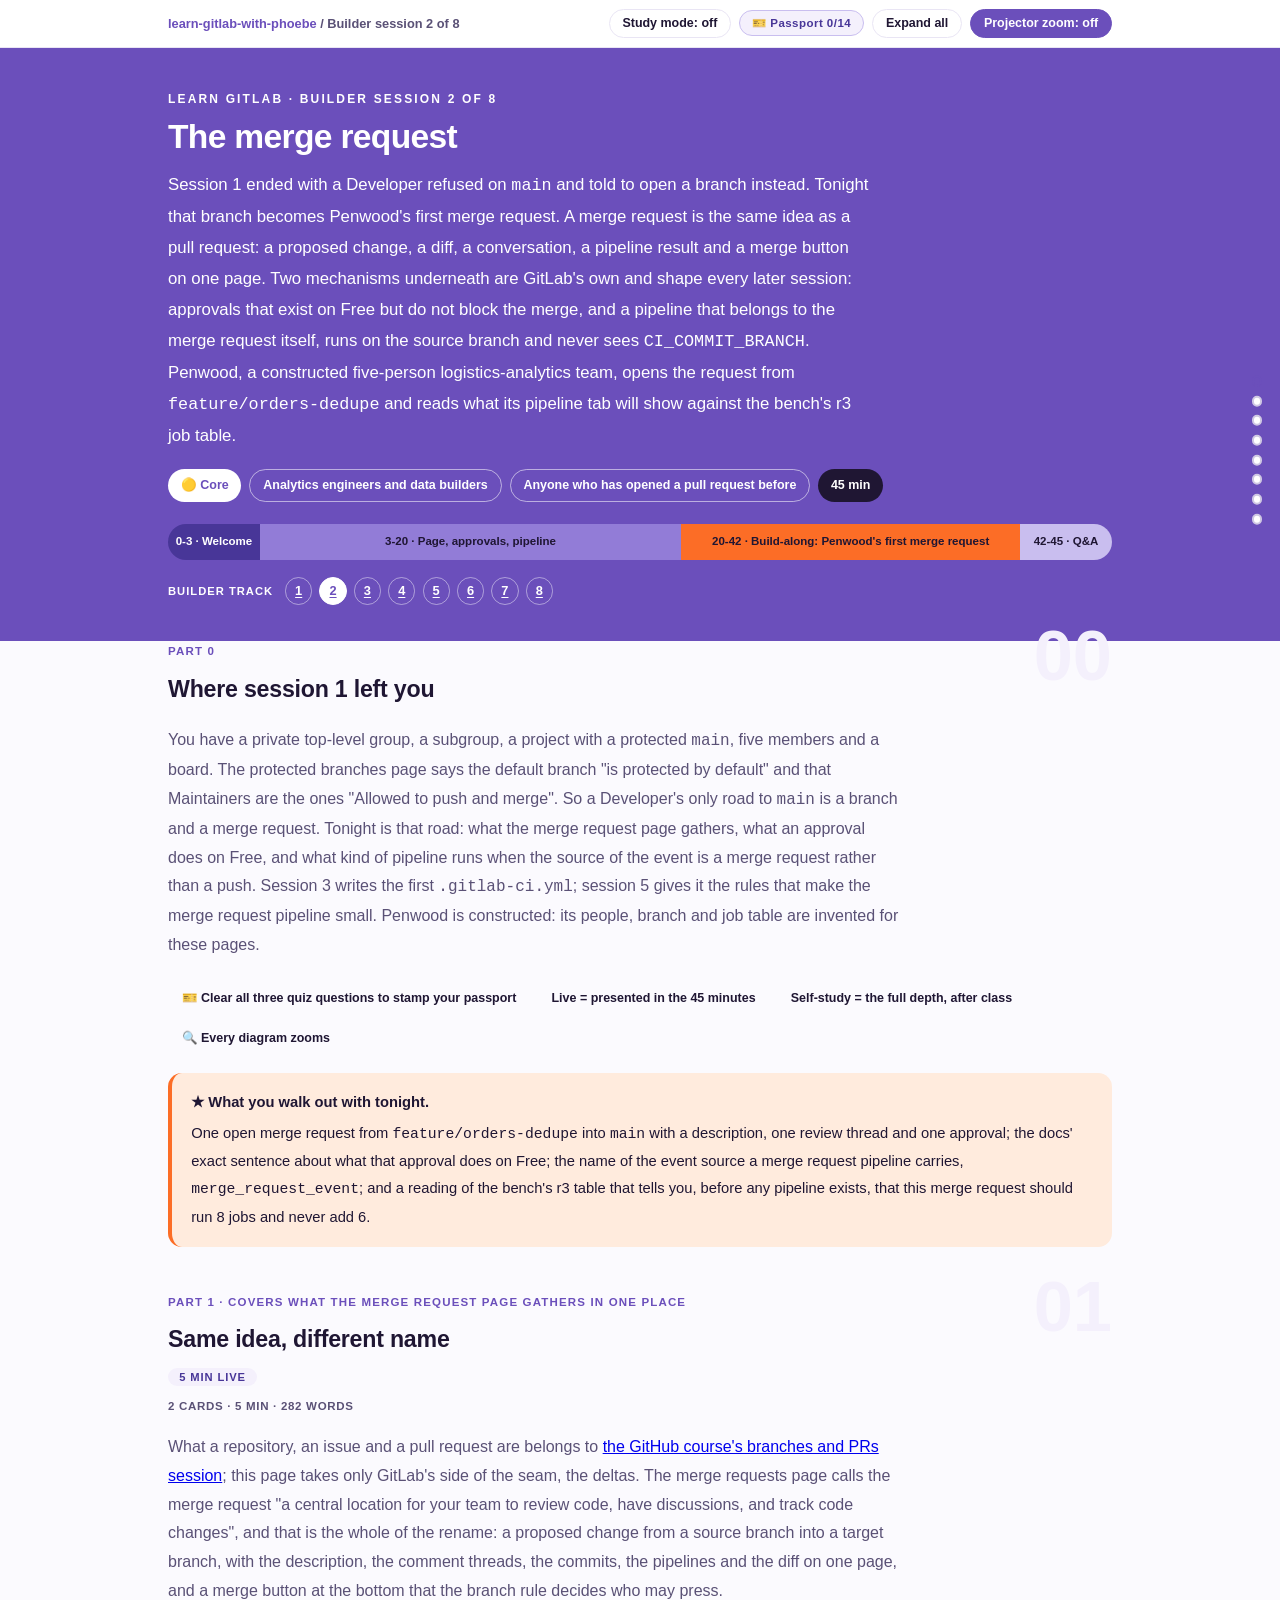
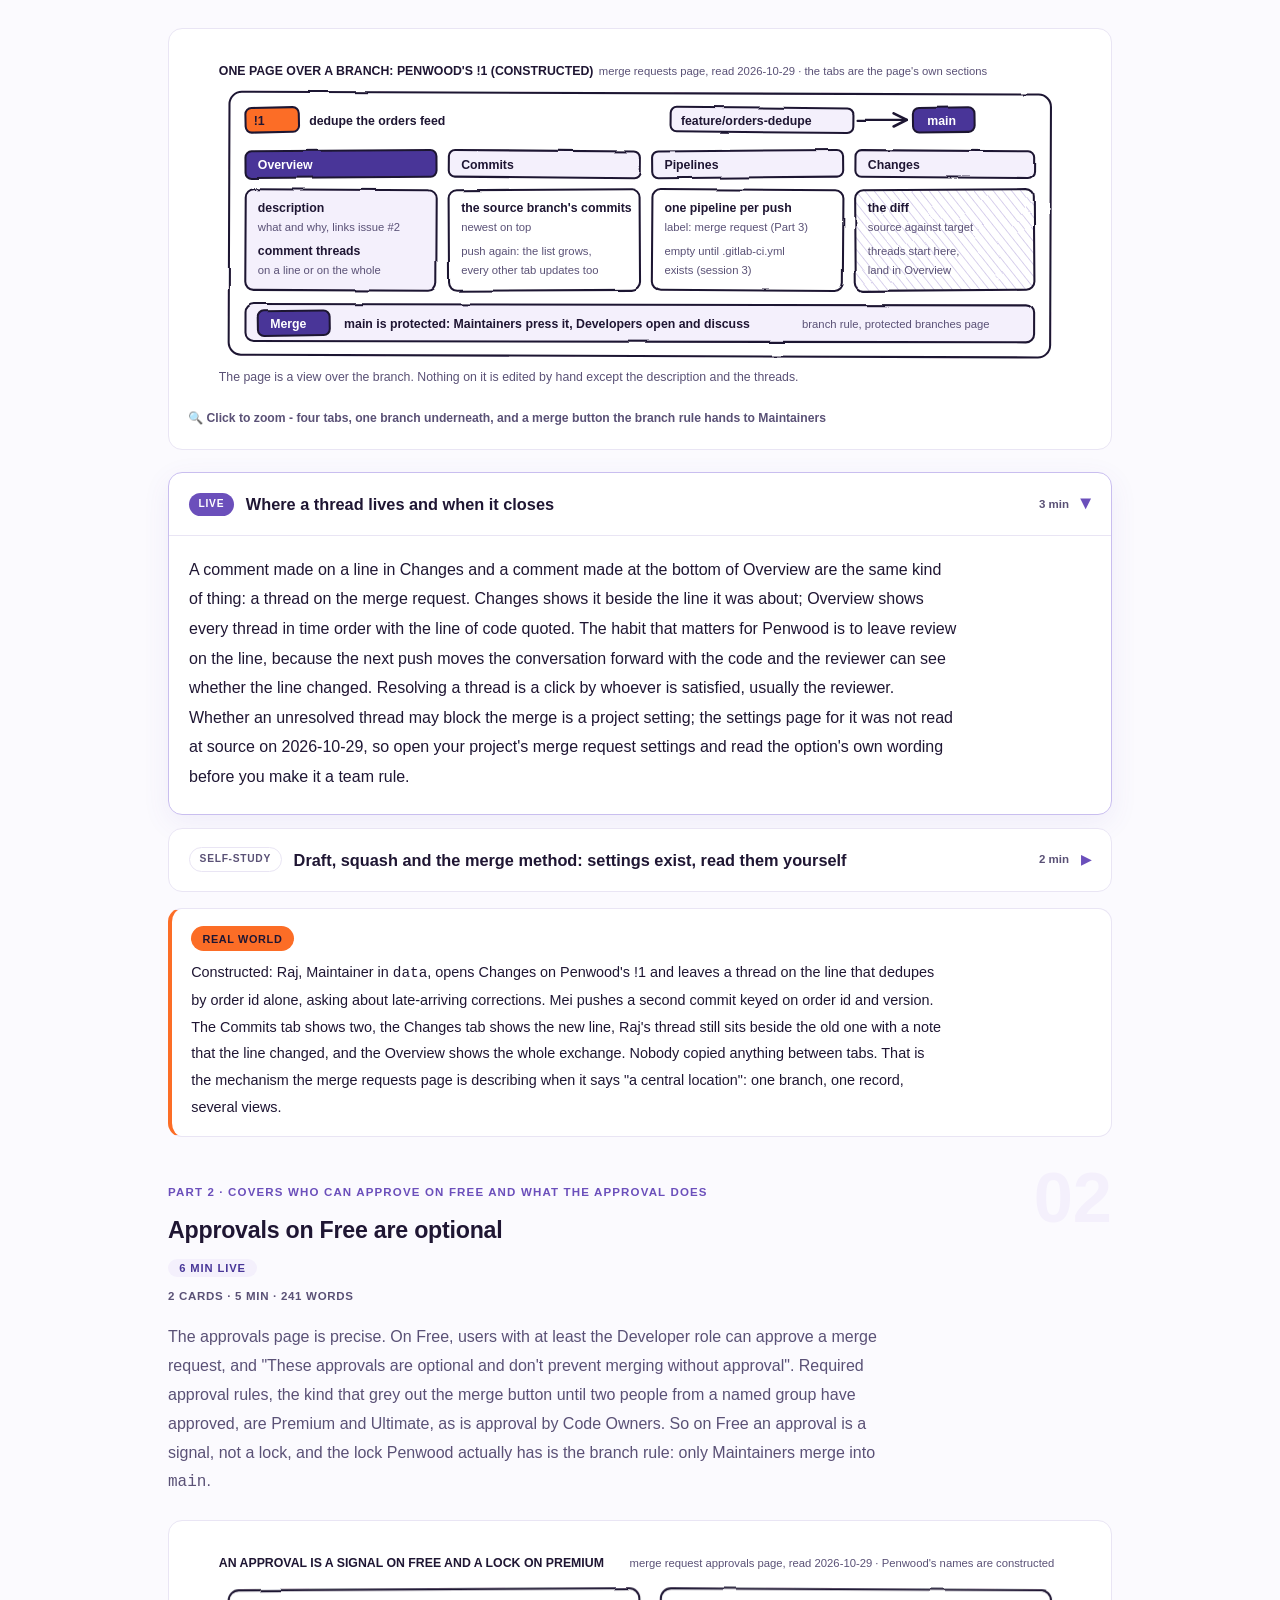
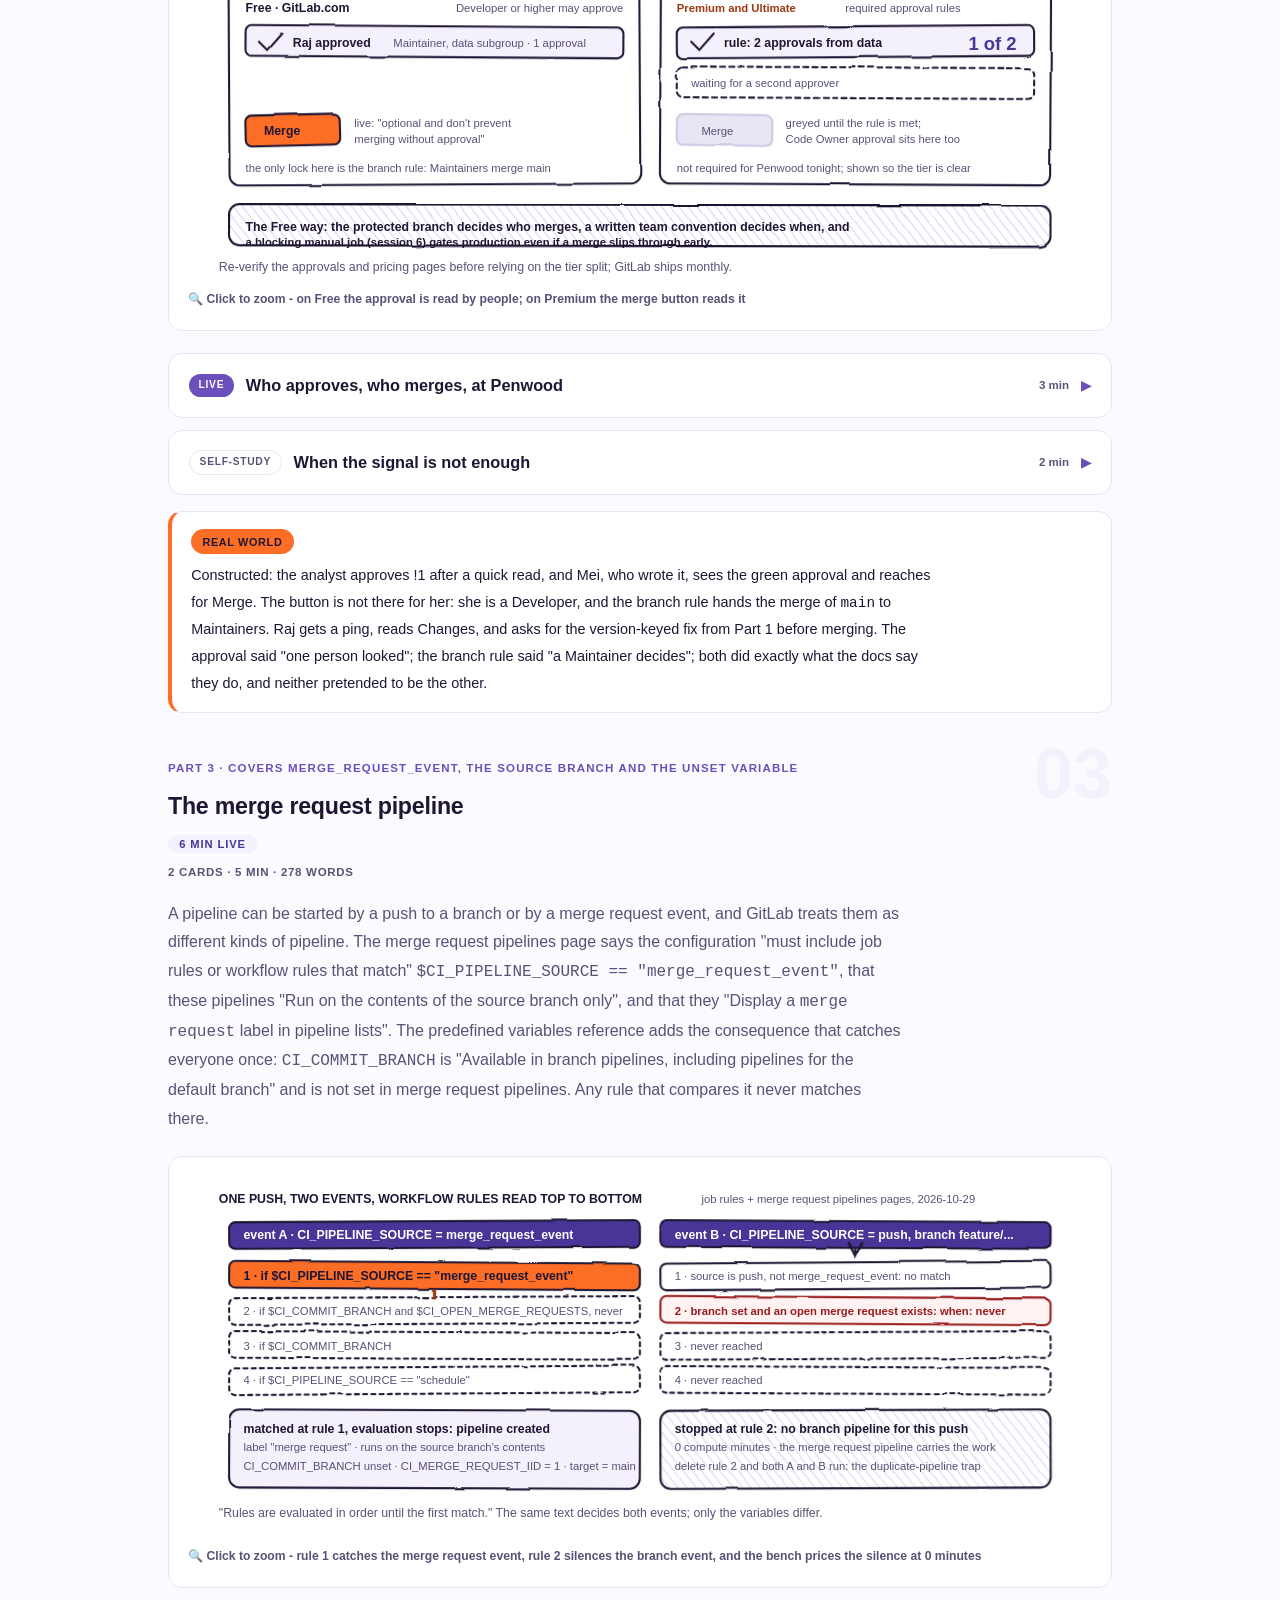
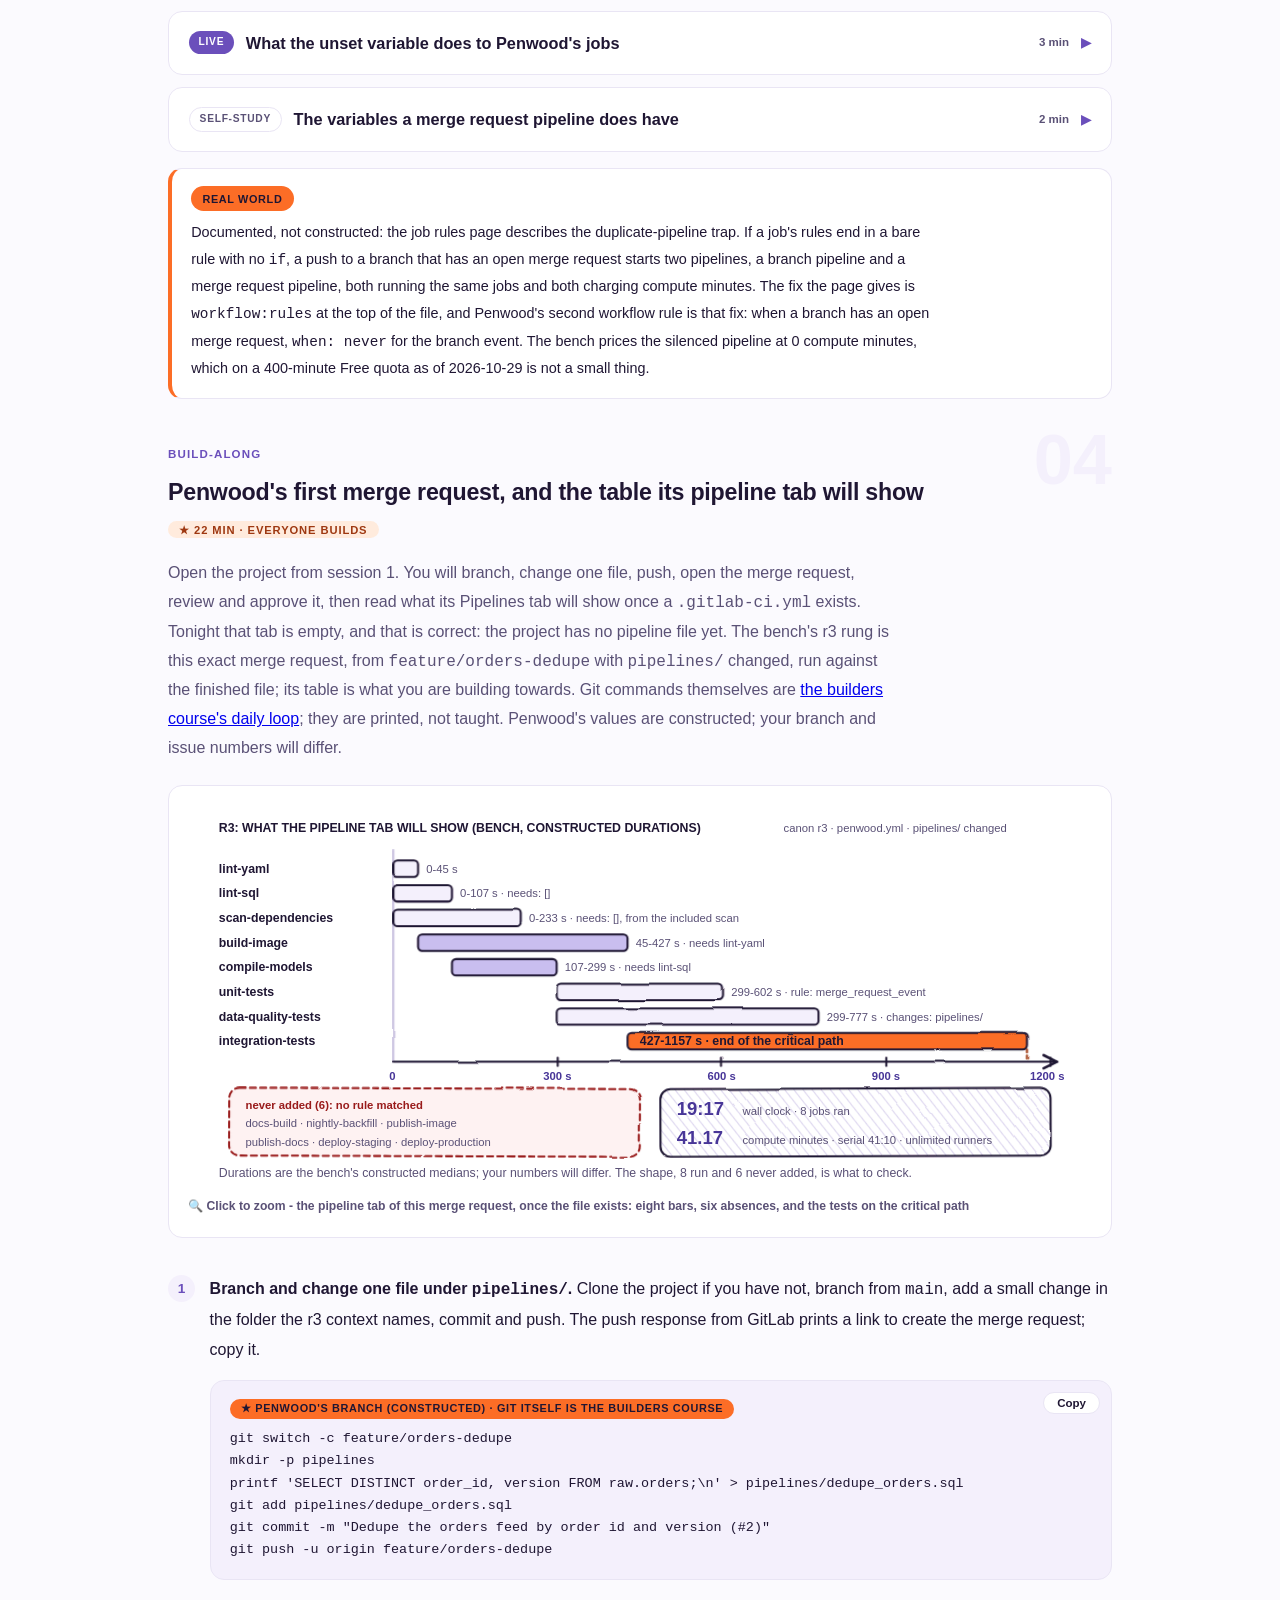
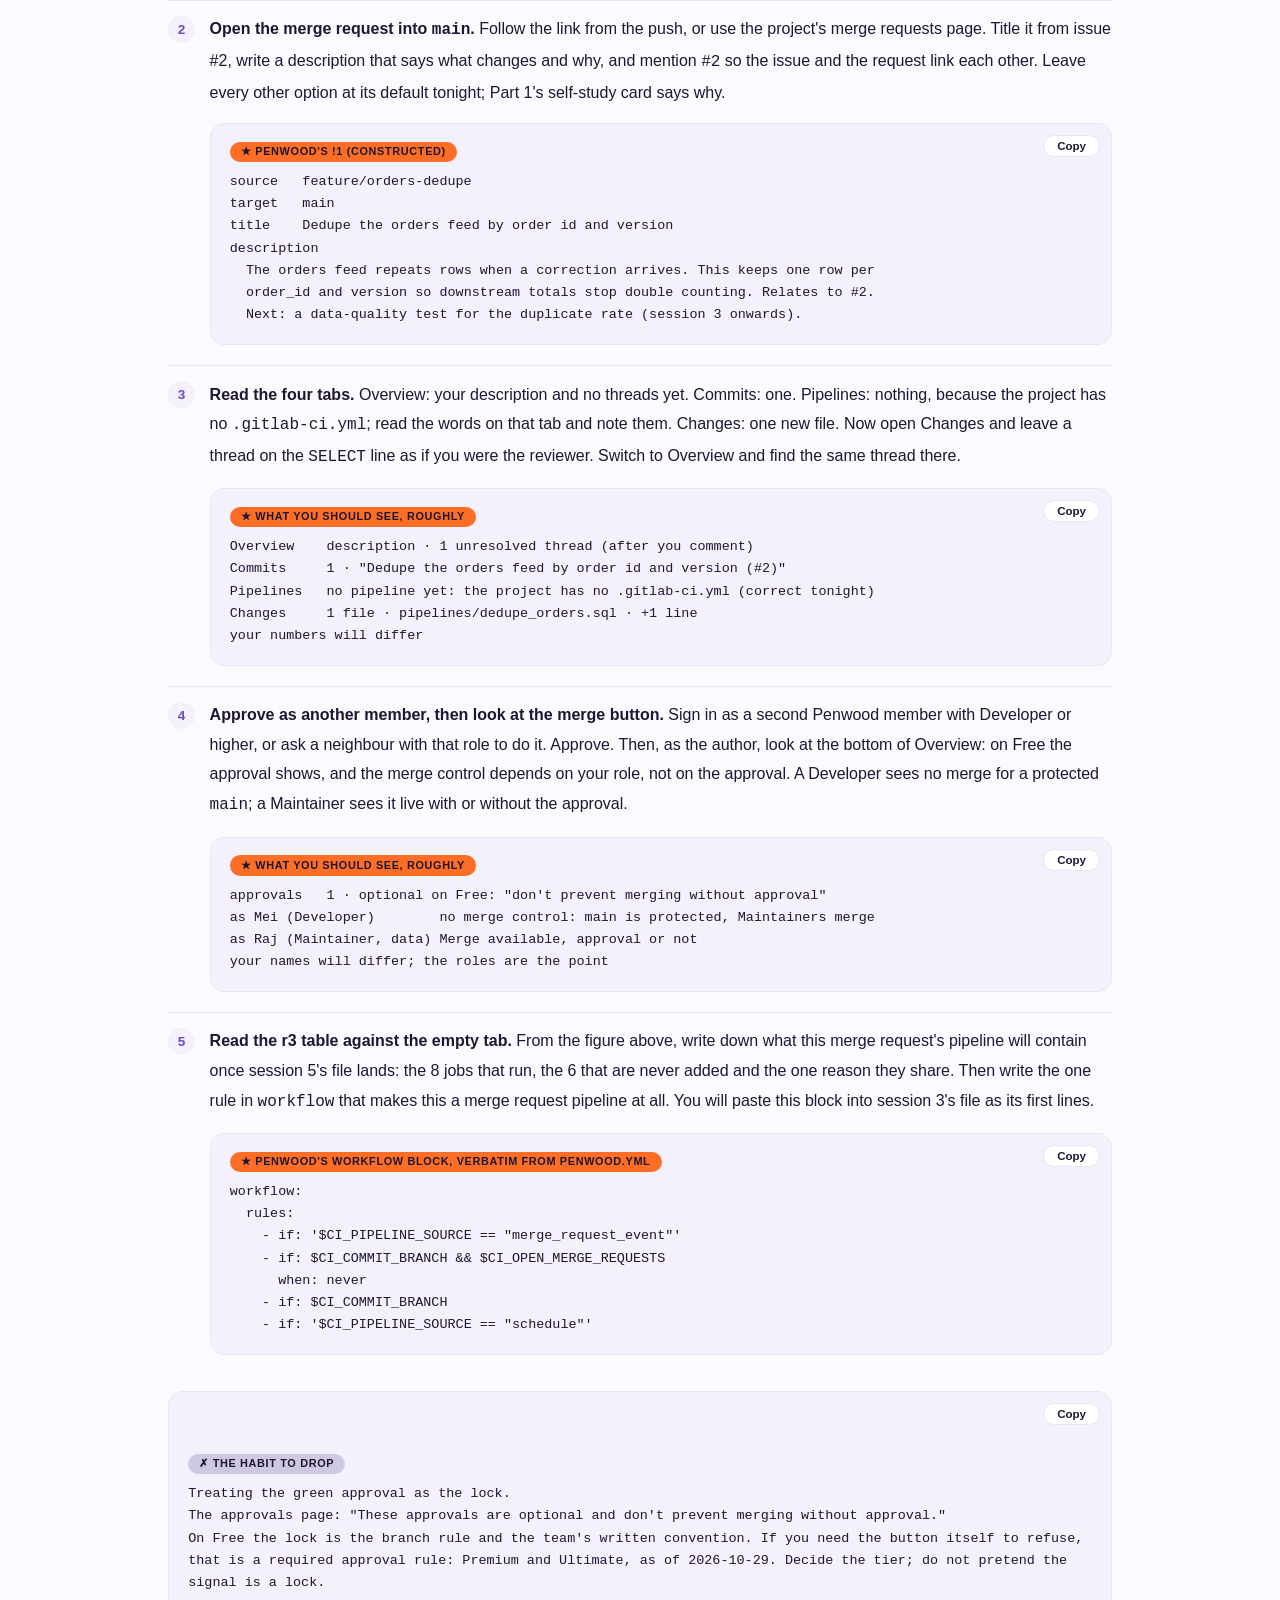
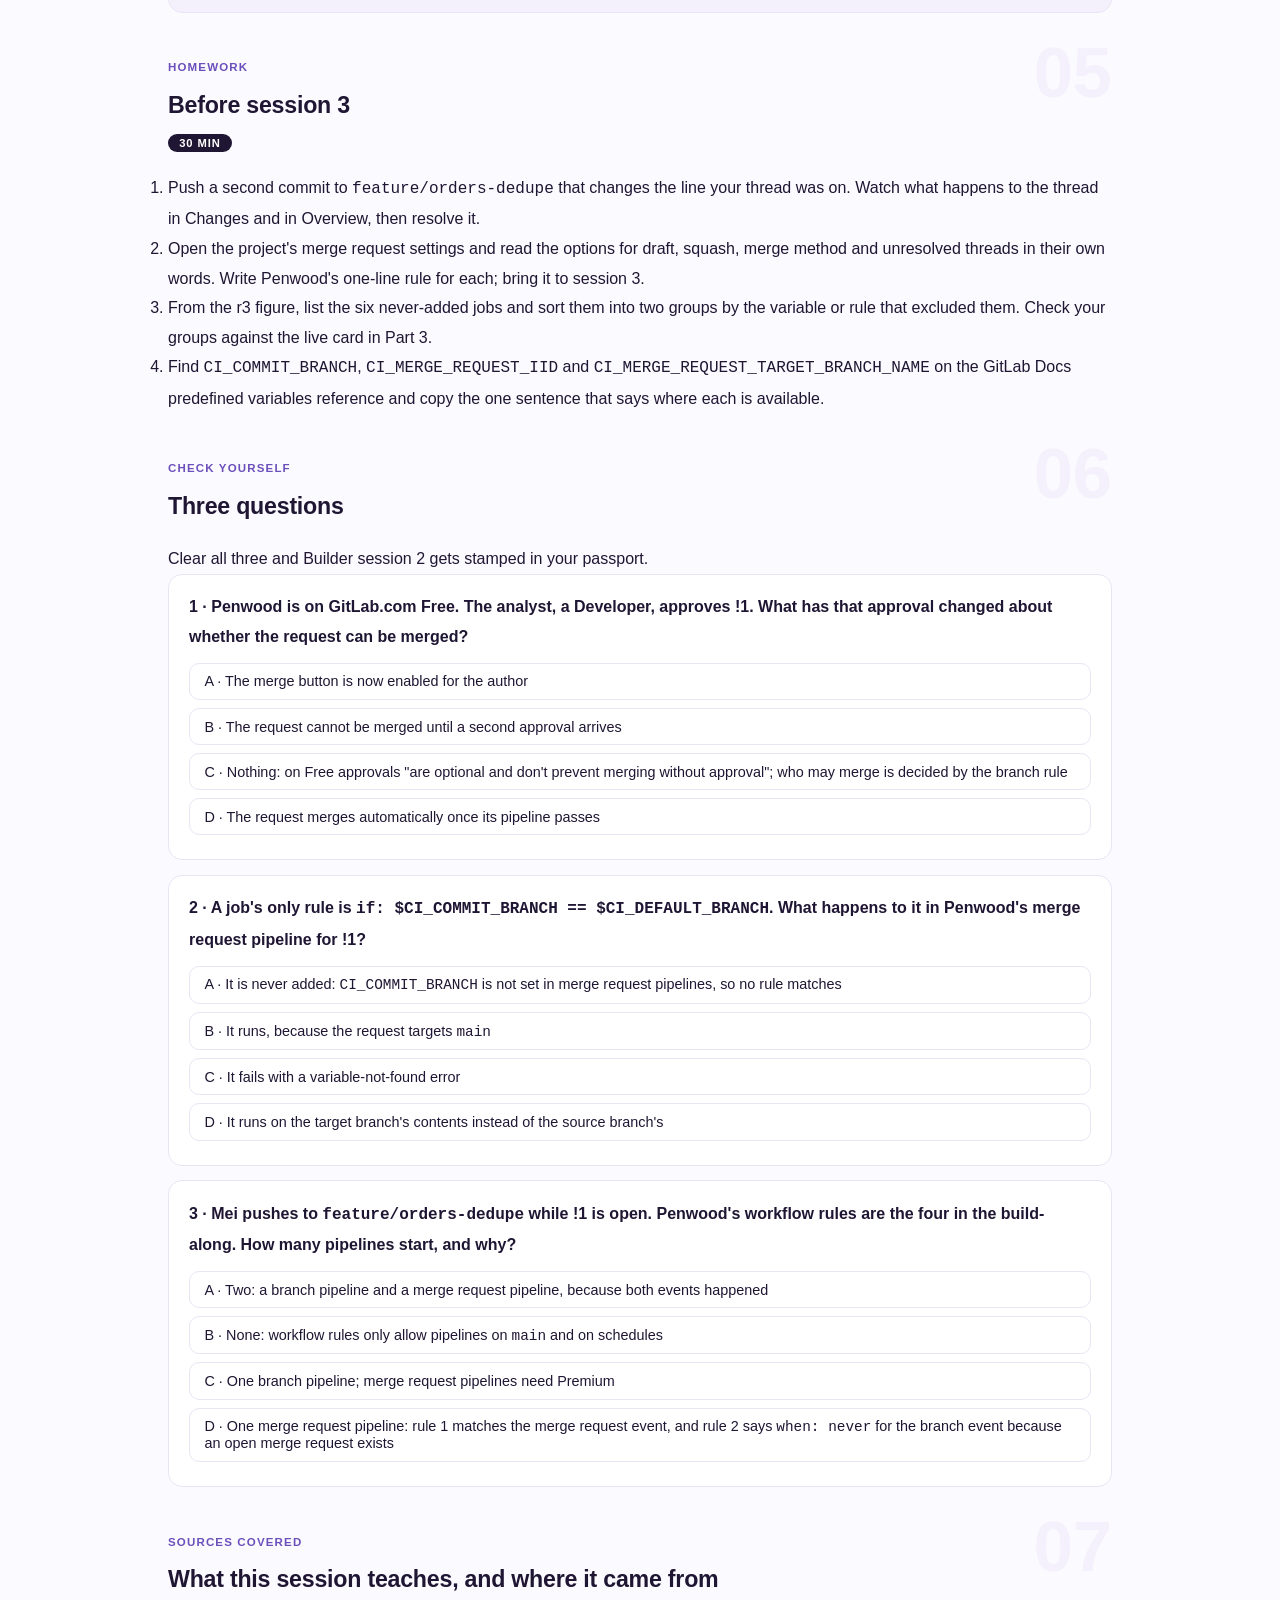
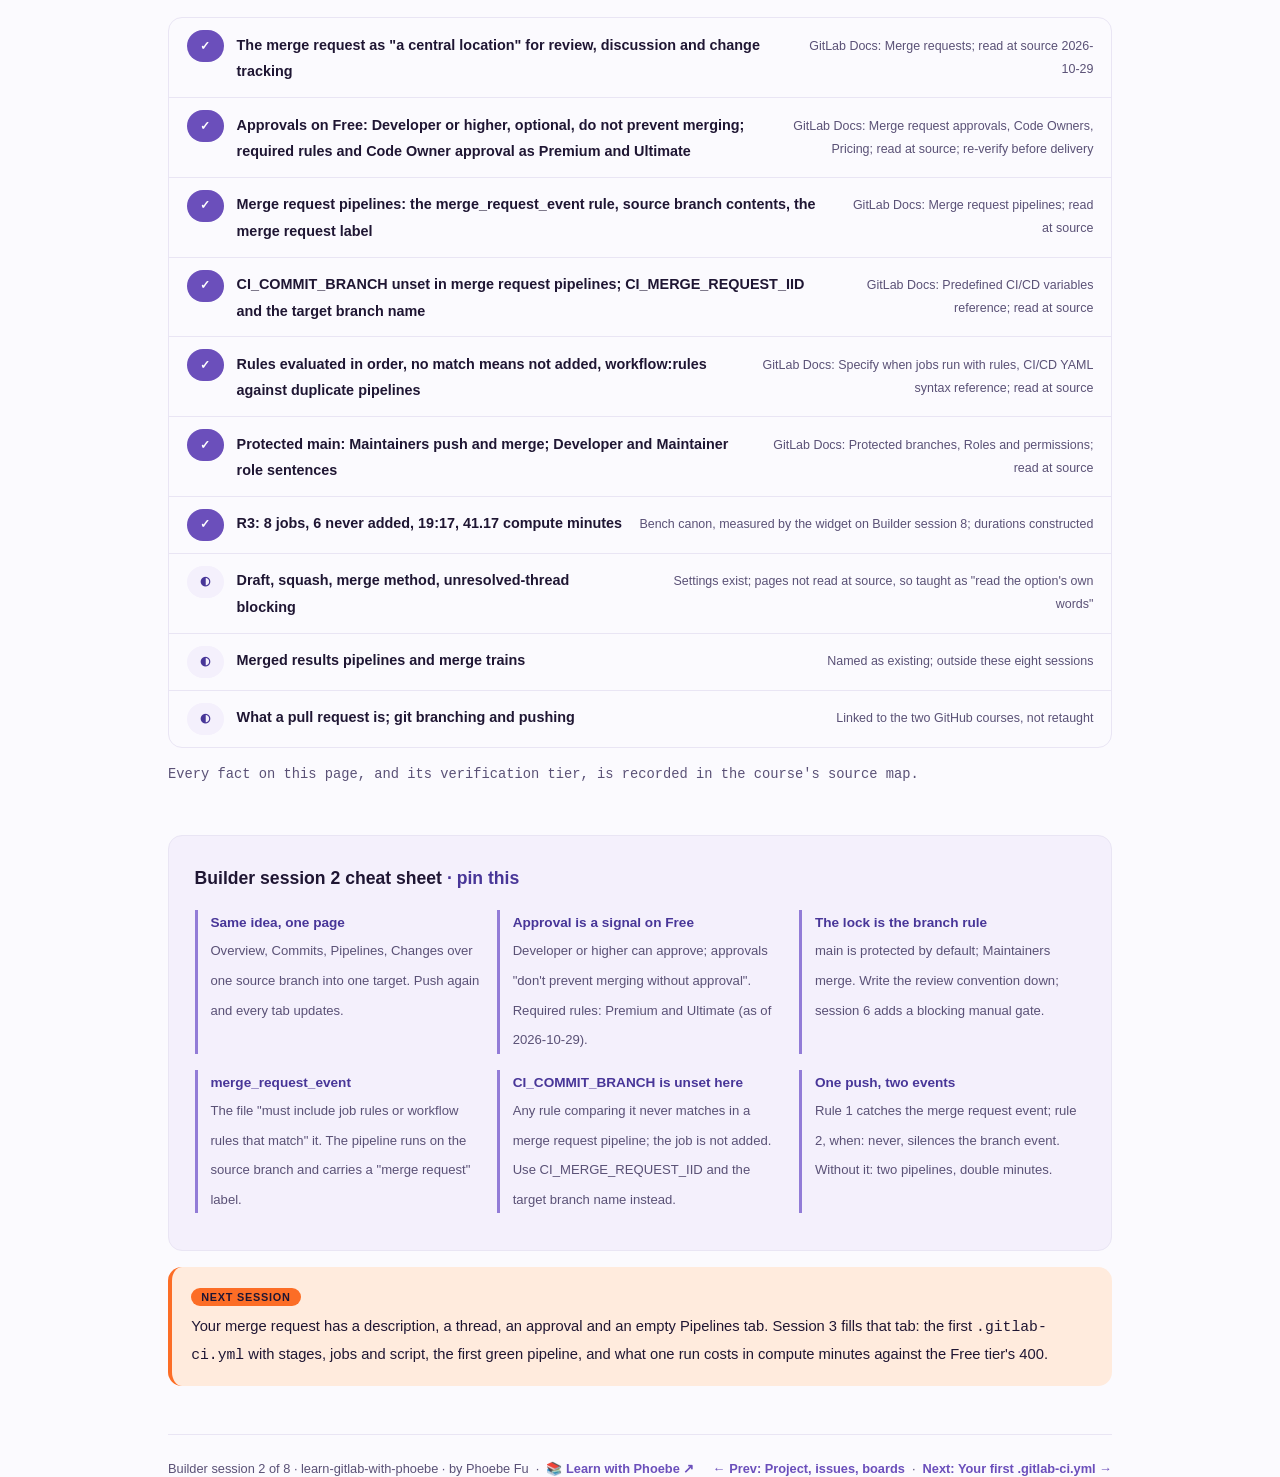
<file: courses/b2-the-merge-request.html>
<!DOCTYPE html>
<html lang="en">
<head>
<meta charset="UTF-8">
<meta name="viewport" content="width=device-width, initial-scale=1.0">
<!-- social:start -->
<meta name="description" content="Builder session 2 of 8. Open Penwood's first merge request from feature/orders-dedupe, read the four tabs, approve it on Free and watch the merge button stay live, then learn why a merge request pipeline runs on the source branch with CI_COMMIT_BRANCH unset. Penwood is a constructed analytics team.">
<meta property="og:type" content="article">
<meta property="og:site_name" content="Learn with Phoebe">
<meta property="og:title" content="The merge request - learn gitlab with phoebe">
<meta property="og:description" content="Builder session 2 of 8. Same idea as a pull request, two mechanisms that differ: approvals that are optional on Free, and a pipeline that belongs to the merge request.">
<meta property="og:url" content="https://phoebefu6.github.io/learn-gitlab-with-phoebe/courses/b2-the-merge-request.html">
<meta property="og:image" content="https://phoebefu6.github.io/learn-gitlab-with-phoebe/assets/og-cover.png">
<meta property="og:image:width" content="1200">
<meta property="og:image:height" content="630">
<meta name="twitter:card" content="summary_large_image">
<meta name="twitter:title" content="The merge request - learn gitlab with phoebe">
<meta name="twitter:description" content="Builder session 2 of 8. The merge request page, optional approvals on Free, and the merge_request_event pipeline.">
<meta name="twitter:image" content="https://phoebefu6.github.io/learn-gitlab-with-phoebe/assets/og-cover.png">
<!-- social:end -->
<title>Builder session 2 · The merge request - learn gitlab with phoebe</title>
<link rel="stylesheet" href="../assets/style.css?v=1">
</head>
<body>

<div class="toolbar">
  <div class="wrap">
    <span class="crumb"><a href="../index.html">learn-gitlab-with-phoebe</a> / Builder session 2 of 8</span>
    <button class="btn" id="toggle-all" type="button">Expand all</button>
    <button class="btn primary" id="zoom-toggle" type="button">Projector zoom: off</button>
  </div>
</div>

<header class="masthead">
  <div class="wrap">
    <div class="eyebrow">Learn GitLab · Builder session 2 of 8</div>
    <h1>The <span class="accent">merge request</span></h1>
    <p class="sub">Session 1 ended with a Developer refused on <code>main</code> and told to open a branch instead. Tonight that branch becomes Penwood's first merge request. A merge request is the same idea as a pull request: a proposed change, a diff, a conversation, a pipeline result and a merge button on one page. Two mechanisms underneath are GitLab's own and shape every later session: approvals that exist on Free but do not block the merge, and a pipeline that belongs to the merge request itself, runs on the source branch and never sees <code>CI_COMMIT_BRANCH</code>. Penwood, a constructed five-person logistics-analytics team, opens the request from <code>feature/orders-dedupe</code> and reads what its pipeline tab will show against the bench's r3 job table.</p>
    <div class="chip-row">
      <span class="chip level">🟡 Core</span>
      <span class="chip audience">Analytics engineers and data builders</span>
      <span class="chip audience">Anyone who has opened a pull request before</span>
      <span class="chip time">45 min</span>
    </div>
    <div class="agenda">
      <span class="a1" style="flex:1">0-3 · Welcome</span>
      <span class="a2" style="flex:5">3-20 · Page, approvals, pipeline</span>
      <span class="a3" style="flex:4">20-42 · Build-along: Penwood's first merge request</span>
      <span class="a4" style="flex:1">42-45 · Q&amp;A</span>
    </div>
  </div>
</header>

<main class="wrap">

  <section class="section" id="intro">
    <div class="section-kicker">
      <span class="klabel">Part 0</span>
      <h2>Where session 1 left you</h2>
    </div>
    <p class="lede">You have a private top-level group, a subgroup, a project with a protected <code>main</code>, five members and a board. The protected branches page says the default branch "is protected by default" and that Maintainers are the ones "Allowed to push and merge". So a Developer's only road to <code>main</code> is a branch and a merge request. Tonight is that road: what the merge request page gathers, what an approval does on Free, and what kind of pipeline runs when the source of the event is a merge request rather than a push. Session 3 writes the first <code>.gitlab-ci.yml</code>; session 5 gives it the rules that make the merge request pipeline small. Penwood is constructed: its people, branch and job table are invented for these pages.</p>

    <div class="legend">
      <span class="pill">🎫 Clear all three quiz questions to stamp your passport</span>
      <span class="pill">Live = presented in the 45 minutes</span>
      <span class="pill">Self-study = the full depth, after class</span>
      <span class="pill">🔍 Every diagram zooms</span>
    </div>

    <div class="callout win">
      <p><strong>★ What you walk out with tonight.</strong> One open merge request from <code>feature/orders-dedupe</code> into <code>main</code> with a description, one review thread and one approval; the docs' exact sentence about what that approval does on Free; the name of the event source a merge request pipeline carries, <code>merge_request_event</code>; and a reading of the bench's r3 table that tells you, before any pipeline exists, that this merge request should run 8 jobs and never add 6.</p>
    </div>
  </section>

  <section class="section" id="part-1">
    <div class="section-kicker">
      <span class="klabel">Part 1 · covers what the merge request page gathers in one place</span>
      <h2>Same idea, different name</h2>
      <span class="tag concept">5 min live</span>
    </div>
    <p class="lede">What a repository, an issue and a pull request are belongs to <a href="https://phoebefu6.github.io/learn-github-with-phoebe/courses/04-branches-and-prs.html">the GitHub course's branches and PRs session</a>; this page takes only GitLab's side of the seam, the deltas. The merge requests page calls the merge request "a central location for your team to review code, have discussions, and track code changes", and that is the whole of the rename: a proposed change from a source branch into a target branch, with the description, the comment threads, the commits, the pipelines and the diff on one page, and a merge button at the bottom that the branch rule decides who may press.</p>

    <figure class="zoomable">
      <svg viewBox="0 0 880 340" xmlns="http://www.w3.org/2000/svg" role="img" aria-label="A hand-drawn merge request page for the constructed Penwood request number 1, dedupe the orders feed, from feature/orders-dedupe into main. Four tabs across the top: Overview holding the description and comment threads, Commits holding the list of commits on the source branch, Pipelines holding one pipeline per push with a merge request label, and Changes holding the diff. A merge button strip at the bottom says Maintainers press it because main is protected. A note says the page is a view over the branch; push again and every tab updates.">
        <defs>
          <filter id="b2aSk" x="-3%" y="-3%" width="106%" height="106%"><feTurbulence type="fractalNoise" baseFrequency="0.02" numOctaves="2" seed="53" result="n"/><feDisplacementMap in="SourceGraphic" in2="n" scale="2.4" xChannelSelector="R" yChannelSelector="G"/></filter>
          <pattern id="b2aHc" patternUnits="userSpaceOnUse" width="7" height="7" patternTransform="rotate(-38)"><line x1="0" y1="0" x2="0" y2="7" stroke="#6B4FBB" stroke-width="1" opacity=".5"/></pattern>
          <marker id="b2aAr" viewBox="0 0 10 10" refX="9" refY="5" markerWidth="8" markerHeight="8" orient="auto"><path d="M1 1 L9 5 L1 9" fill="none" stroke="#1F1633" stroke-width="1.6" stroke-linecap="round"/></marker>
        </defs>
        <style>
          .b2aH { font: 800 12px Inter, sans-serif; fill: #1F1633; }
          .b2aL { font: 600 12px Inter, sans-serif; fill: #1F1633; }
          .b2aS { font: 400 11px Inter, sans-serif; fill: #5A5176; }
          .b2aW { font: 800 12px Inter, sans-serif; fill: #FFFFFF; }
          .b2aN { font: 400 12px Inter, sans-serif; fill: #5A5176; }
        </style>

        <text class="b2aH" x="30" y="26">ONE PAGE OVER A BRANCH: PENWOOD'S !1 (CONSTRUCTED)</text>
        <text class="b2aS" x="400" y="26">merge requests page, read 2026-10-29 · the tabs are the page's own sections</text>

        <g filter="url(#b2aSk)" fill="none" stroke="#1F1633" stroke-width="2" stroke-linecap="round" stroke-linejoin="round">
          <rect x="40" y="44" width="800" height="256" rx="12" transform="rotate(0.2 440 172)" fill="#FFFFFF"/>
          <rect x="56" y="58" width="52" height="24" rx="6" transform="rotate(-1.2 82 70)" fill="#FC6D26"/>
          <rect x="470" y="58" width="178" height="24" rx="6" transform="rotate(0.6 559 70)" fill="#F4F0FC"/>
          <path d="M652 70 L700 70" marker-end="url(#b2aAr)"/>
          <rect x="706" y="58" width="60" height="24" rx="6" transform="rotate(-0.8 736 70)" fill="#483698"/>
          <rect x="56" y="100" width="186" height="26" rx="6" transform="rotate(-0.4 149 113)" fill="#483698"/>
          <rect x="254" y="100" width="186" height="26" rx="6" transform="rotate(0.5 347 113)" fill="#F4F0FC"/>
          <rect x="452" y="100" width="186" height="26" rx="6" transform="rotate(-0.5 545 113)" fill="#F4F0FC"/>
          <rect x="650" y="100" width="174" height="26" rx="6" transform="rotate(0.4 737 113)" fill="#F4F0FC"/>
          <rect x="56" y="138" width="186" height="98" rx="8" transform="rotate(0.3 149 187)" fill="#F4F0FC"/>
          <rect x="254" y="138" width="186" height="98" rx="8" transform="rotate(-0.3 347 187)" fill="#FFFFFF"/>
          <rect x="452" y="138" width="186" height="98" rx="8" transform="rotate(0.4 545 187)" fill="#FFFFFF"/>
          <rect x="650" y="138" width="174" height="98" rx="8" transform="rotate(-0.4 737 187)" fill="url(#b2aHc)"/>
          <rect x="56" y="250" width="768" height="36" rx="8" transform="rotate(0.1 440 268)" fill="#F4F0FC"/>
          <rect x="68" y="256" width="70" height="24" rx="6" transform="rotate(-0.9 103 268)" fill="#483698"/>
        </g>

        <text class="b2aL" x="64" y="75">!1</text>
        <text class="b2aL" x="118" y="75">dedupe the orders feed</text>
        <text class="b2aL" x="480" y="75">feature/orders-dedupe</text>
        <text class="b2aW" x="720" y="75">main</text>

        <text class="b2aW" x="68" y="118">Overview</text>
        <text class="b2aL" x="266" y="118">Commits</text>
        <text class="b2aL" x="464" y="118">Pipelines</text>
        <text class="b2aL" x="662" y="118">Changes</text>

        <text class="b2aL" x="68" y="160">description</text>
        <text class="b2aS" x="68" y="178">what and why, links issue #2</text>
        <text class="b2aL" x="68" y="202">comment threads</text>
        <text class="b2aS" x="68" y="220">on a line or on the whole</text>

        <text class="b2aL" x="266" y="160">the source branch's commits</text>
        <text class="b2aS" x="266" y="178">newest on top</text>
        <text class="b2aS" x="266" y="202">push again: the list grows,</text>
        <text class="b2aS" x="266" y="220">every other tab updates too</text>

        <text class="b2aL" x="464" y="160">one pipeline per push</text>
        <text class="b2aS" x="464" y="178">label: merge request (Part 3)</text>
        <text class="b2aS" x="464" y="202">empty until .gitlab-ci.yml</text>
        <text class="b2aS" x="464" y="220">exists (session 3)</text>

        <text class="b2aL" x="662" y="160">the diff</text>
        <text class="b2aS" x="662" y="178">source against target</text>
        <text class="b2aS" x="662" y="202">threads start here,</text>
        <text class="b2aS" x="662" y="220">land in Overview</text>

        <text class="b2aW" x="80" y="273">Merge</text>
        <text class="b2aL" x="152" y="273">main is protected: Maintainers press it, Developers open and discuss</text>
        <text class="b2aS" x="598" y="273">branch rule, protected branches page</text>

        <text class="b2aN" x="30" y="324">The page is a view over the branch. Nothing on it is edited by hand except the description and the threads.</text>
      </svg>
      <figcaption>🔍 Click to zoom - four tabs, one branch underneath, and a merge button the branch rule hands to Maintainers</figcaption>
    </figure>

    <details class="card" open>
      <summary><span class="mode live">Live</span> Where a thread lives and when it closes <span class="mini">3 min</span><span class="caret">▶</span></summary>
      <div class="body">
        <p>A comment made on a line in Changes and a comment made at the bottom of Overview are the same kind of thing: a thread on the merge request. Changes shows it beside the line it was about; Overview shows every thread in time order with the line of code quoted. The habit that matters for Penwood is to leave review on the line, because the next push moves the conversation forward with the code and the reviewer can see whether the line changed. Resolving a thread is a click by whoever is satisfied, usually the reviewer. Whether an unresolved thread may block the merge is a project setting; the settings page for it was not read at source on 2026-10-29, so open your project's merge request settings and read the option's own wording before you make it a team rule.</p>
      </div>
    </details>

    <details class="card">
      <summary><span class="mode self">Self-study</span> Draft, squash and the merge method: settings exist, read them yourself <span class="mini">2 min</span><span class="caret">▶</span></summary>
      <div class="body">
        <p>Three things a team coming from a pull request habit will look for: marking a request as a draft so it cannot be merged yet, squashing the source branch's commits into one when merging, and the merge method itself (a merge commit or a linear history). All three exist in GitLab as options on the merge request or in the project's merge request settings. None of their documentation pages were read at source on 2026-10-29, so no sentence about their exact behaviour is printed here. The honest instruction is: open the project's merge request settings, read the three options' own descriptions, and decide Penwood's rule in session 3 after you have seen the first real merge. Learning to say "the docs page says" instead of "I think it does" is half of being the person a team trusts with its settings.</p>
      </div>
    </details>

    <div class="callout example">
      <span class="ex-pill">Real world</span>
      <p>Constructed: Raj, Maintainer in <code>data</code>, opens Changes on Penwood's !1 and leaves a thread on the line that dedupes by order id alone, asking about late-arriving corrections. Mei pushes a second commit keyed on order id and version. The Commits tab shows two, the Changes tab shows the new line, Raj's thread still sits beside the old one with a note that the line changed, and the Overview shows the whole exchange. Nobody copied anything between tabs. That is the mechanism the merge requests page is describing when it says "a central location": one branch, one record, several views.</p>
    </div>
  </section>

  <section class="section" id="part-2">
    <div class="section-kicker">
      <span class="klabel">Part 2 · covers who can approve on Free and what the approval does</span>
      <h2>Approvals on Free are optional</h2>
      <span class="tag concept">6 min live</span>
    </div>
    <p class="lede">The approvals page is precise. On Free, users with at least the Developer role can approve a merge request, and "These approvals are optional and don't prevent merging without approval". Required approval rules, the kind that grey out the merge button until two people from a named group have approved, are Premium and Ultimate, as is approval by Code Owners. So on Free an approval is a signal, not a lock, and the lock Penwood actually has is the branch rule: only Maintainers merge into <code>main</code>.</p>

    <figure class="zoomable">
      <svg viewBox="0 0 880 330" xmlns="http://www.w3.org/2000/svg" role="img" aria-label="Two hand-drawn approval widgets side by side. Left, Free: Raj, a Developer or higher, has approved, the counter reads 1 approval, and the Merge button is live and highlighted; the docs' sentence that approvals are optional and do not prevent merging sits under it. Right, Premium and Ultimate: a required rule asks for 2 approvals from the data group, 1 of 2 is met, and the Merge button is greyed out. A hachure strip across the bottom gives the Free substitute: the protected branch decides who merges, a team convention decides when, and a blocking manual job from session 6 gates production.">
        <defs>
          <filter id="b2bSk" x="-3%" y="-3%" width="106%" height="106%"><feTurbulence type="fractalNoise" baseFrequency="0.02" numOctaves="2" seed="59" result="n"/><feDisplacementMap in="SourceGraphic" in2="n" scale="2.4" xChannelSelector="R" yChannelSelector="G"/></filter>
          <pattern id="b2bHc" patternUnits="userSpaceOnUse" width="7" height="7" patternTransform="rotate(-38)"><line x1="0" y1="0" x2="0" y2="7" stroke="#6B4FBB" stroke-width="1" opacity=".5"/></pattern>
          <marker id="b2bAr" viewBox="0 0 10 10" refX="9" refY="5" markerWidth="8" markerHeight="8" orient="auto"><path d="M1 1 L9 5 L1 9" fill="none" stroke="#1F1633" stroke-width="1.6" stroke-linecap="round"/></marker>
        </defs>
        <style>
          .b2bH { font: 800 12px Inter, sans-serif; fill: #1F1633; }
          .b2bL { font: 600 12px Inter, sans-serif; fill: #1F1633; }
          .b2bS { font: 400 11px Inter, sans-serif; fill: #5A5176; }
          .b2bB { font: 800 11px Inter, sans-serif; fill: #9E3811; }
          .b2bV { font: 800 18px Inter, sans-serif; fill: #483698; }
          .b2bN { font: 400 12px Inter, sans-serif; fill: #5A5176; }
        </style>

        <text class="b2bH" x="30" y="26">AN APPROVAL IS A SIGNAL ON FREE AND A LOCK ON PREMIUM</text>
        <text class="b2bS" x="430" y="26">merge request approvals page, read 2026-10-29 · Penwood's names are constructed</text>

        <g filter="url(#b2bSk)" fill="none" stroke="#1F1633" stroke-width="2" stroke-linecap="round" stroke-linejoin="round">
          <rect x="40" y="48" width="400" height="190" rx="10" transform="rotate(-0.3 240 143)" fill="#FFFFFF"/>
          <rect x="56" y="84" width="368" height="30" rx="6" transform="rotate(0.4 240 99)" fill="#F4F0FC"/>
          <path d="M70 99 L78 107 L92 91"/>
          <rect x="56" y="170" width="92" height="30" rx="6" transform="rotate(-1.4 102 185)" fill="#FC6D26"/>
          <rect x="460" y="48" width="380" height="190" rx="10" transform="rotate(0.3 650 143)" fill="#FFFFFF"/>
          <rect x="476" y="84" width="348" height="30" rx="6" transform="rotate(-0.4 650 99)" fill="#F4F0FC"/>
          <path d="M490 99 L498 107 L512 91"/>
          <rect x="476" y="124" width="348" height="30" rx="6" transform="rotate(0.3 650 139)" fill="#FFFFFF" stroke-dasharray="5 4"/>
          <rect x="476" y="170" width="92" height="30" rx="6" transform="rotate(0.8 522 185)" fill="#E9E5F4" stroke="#CFC8E3"/>
          <rect x="40" y="258" width="800" height="40" rx="10" transform="rotate(0.1 440 278)" fill="url(#b2bHc)"/>
        </g>

        <text class="b2bL" x="56" y="70">Free · GitLab.com</text>
        <text class="b2bS" x="424" y="70" text-anchor="end">Developer or higher may approve</text>
        <text class="b2bL" x="102" y="104">Raj approved</text>
        <text class="b2bS" x="200" y="104">Maintainer, data subgroup · 1 approval</text>
        <text class="b2bL" x="74" y="190">Merge</text>
        <text class="b2bS" x="162" y="182">live: "optional and don't prevent</text>
        <text class="b2bS" x="162" y="198">merging without approval"</text>
        <text class="b2bS" x="56" y="226">the only lock here is the branch rule: Maintainers merge main</text>

        <text class="b2bB" x="476" y="70">Premium and Ultimate</text>
        <text class="b2bS" x="640" y="70">required approval rules</text>
        <text class="b2bL" x="522" y="104">rule: 2 approvals from data</text>
        <text class="b2bV" x="760" y="107">1 of 2</text>
        <text class="b2bS" x="490" y="143">waiting for a second approver</text>
        <text class="b2bS" x="500" y="190">Merge</text>
        <text class="b2bS" x="582" y="182">greyed until the rule is met;</text>
        <text class="b2bS" x="582" y="198">Code Owner approval sits here too</text>
        <text class="b2bS" x="476" y="226">not required for Penwood tonight; shown so the tier is clear</text>

        <text class="b2bL" x="56" y="283">The Free way: the protected branch decides who merges, a written team convention decides when, and</text>
        <text class="b2bL" x="56" y="298" style="font-size:11px">a blocking manual job (session 6) gates production even if a merge slips through early.</text>

        <text class="b2bN" x="30" y="322">Re-verify the approvals and pricing pages before relying on the tier split; GitLab ships monthly.</text>
      </svg>
      <figcaption>🔍 Click to zoom - on Free the approval is read by people; on Premium the merge button reads it</figcaption>
    </figure>

    <details class="card">
      <summary><span class="mode live">Live</span> Who approves, who merges, at Penwood <span class="mini">3 min</span><span class="caret">▶</span></summary>
      <div class="body">
        <p>Because the approval does not lock anything on Free, Penwood writes down what it means instead. Constructed convention: one approval from someone who did not write the change, left after reading Changes, before a Maintainer merges. The permissions page gives the roles that make this work: Developer can "Push code to non-protected branches, create merge requests, and run CI/CD pipelines"; Maintainer can "Manage branches, merge requests, CI/CD settings, and project members". So Mei and the analyst, both Developers, open and approve; Raj, Maintainer in <code>data</code>, and the data lead, Owner, merge. The finance partner, Reporter, can read the diff and comment but cannot approve, which is the right shape for a partner who should be asked but not made responsible.</p>
      </div>
    </details>

    <details class="card">
      <summary><span class="mode self">Self-study</span> When the signal is not enough <span class="mini">2 min</span><span class="caret">▶</span></summary>
      <div class="body">
        <p>A convention holds while the team is five people who sit together. The moment it has to hold against someone in a hurry, or against an auditor's question "show me that nobody merged without review", the Free approval has nothing to show. That is the honest shape of the Premium decision: required approval rules and Code Owner approval are Premium and Ultimate, at $29 per user per month billed annually as of 2026-10-29; re-verify the tier page before relying on it. Leader session 5 weighs that against the Free substitutes. On the Builder track the substitute you can build is session 6's blocking manual deploy: a merge may slip through early, but production does not move until a named person clicks.</p>
      </div>
    </details>

    <div class="callout example">
      <span class="ex-pill">Real world</span>
      <p>Constructed: the analyst approves !1 after a quick read, and Mei, who wrote it, sees the green approval and reaches for Merge. The button is not there for her: she is a Developer, and the branch rule hands the merge of <code>main</code> to Maintainers. Raj gets a ping, reads Changes, and asks for the version-keyed fix from Part 1 before merging. The approval said "one person looked"; the branch rule said "a Maintainer decides"; both did exactly what the docs say they do, and neither pretended to be the other.</p>
    </div>
  </section>

  <section class="section" id="part-3">
    <div class="section-kicker">
      <span class="klabel">Part 3 · covers merge_request_event, the source branch and the unset variable</span>
      <h2>The merge request pipeline</h2>
      <span class="tag concept">6 min live</span>
    </div>
    <p class="lede">A pipeline can be started by a push to a branch or by a merge request event, and GitLab treats them as different kinds of pipeline. The merge request pipelines page says the configuration "must include job rules or workflow rules that match" <code>$CI_PIPELINE_SOURCE == "merge_request_event"</code>, that these pipelines "Run on the contents of the source branch only", and that they "Display a <code>merge request</code> label in pipeline lists". The predefined variables reference adds the consequence that catches everyone once: <code>CI_COMMIT_BRANCH</code> is "Available in branch pipelines, including pipelines for the default branch" and is not set in merge request pipelines. Any rule that compares it never matches there.</p>

    <figure class="zoomable">
      <svg viewBox="0 0 880 350" xmlns="http://www.w3.org/2000/svg" role="img" aria-label="A hand-drawn evaluation of Penwood's workflow rules for one push to feature/orders-dedupe while a merge request is open. Two columns. Left, the event source is merge_request_event: rule 1 matches at once and evaluation stops, so a pipeline is created, labelled merge request, running on the source branch, with CI_COMMIT_BRANCH unset and CI_MERGE_REQUEST_IID set. Right, the same push seen as a branch event with source push: rule 1 does not match, rule 2 matches because the branch has an open merge request and says when never, so no pipeline is created and zero compute minutes are spent. A note says without rule 2 both pipelines would run, the documented duplicate-pipeline trap.">
        <defs>
          <filter id="b2cSk" x="-3%" y="-3%" width="106%" height="106%"><feTurbulence type="fractalNoise" baseFrequency="0.02" numOctaves="2" seed="61" result="n"/><feDisplacementMap in="SourceGraphic" in2="n" scale="2.4" xChannelSelector="R" yChannelSelector="G"/></filter>
          <pattern id="b2cHc" patternUnits="userSpaceOnUse" width="7" height="7" patternTransform="rotate(-38)"><line x1="0" y1="0" x2="0" y2="7" stroke="#6B4FBB" stroke-width="1" opacity=".5"/></pattern>
          <marker id="b2cAr" viewBox="0 0 10 10" refX="9" refY="5" markerWidth="8" markerHeight="8" orient="auto"><path d="M1 1 L9 5 L1 9" fill="none" stroke="#1F1633" stroke-width="1.6" stroke-linecap="round"/></marker>
        </defs>
        <style>
          .b2cH { font: 800 12px Inter, sans-serif; fill: #1F1633; }
          .b2cL { font: 600 12px Inter, sans-serif; fill: #1F1633; }
          .b2cS { font: 400 11px Inter, sans-serif; fill: #5A5176; }
          .b2cW { font: 800 12px Inter, sans-serif; fill: #FFFFFF; }
          .b2cR { font: 800 11px Inter, sans-serif; fill: #991B1B; }
          .b2cN { font: 400 12px Inter, sans-serif; fill: #5A5176; }
        </style>

        <text class="b2cH" x="30" y="26">ONE PUSH, TWO EVENTS, WORKFLOW RULES READ TOP TO BOTTOM</text>
        <text class="b2cS" x="500" y="26">job rules + merge request pipelines pages, 2026-10-29</text>

        <g filter="url(#b2cSk)" fill="none" stroke="#1F1633" stroke-width="2" stroke-linecap="round" stroke-linejoin="round">
          <rect x="40" y="44" width="400" height="26" rx="6" transform="rotate(-0.3 240 57)" fill="#483698"/>
          <rect x="40" y="84" width="400" height="26" rx="6" transform="rotate(0.4 240 97)" fill="#FC6D26"/>
          <rect x="40" y="118" width="400" height="26" rx="6" transform="rotate(-0.3 240 131)" fill="#FFFFFF" stroke-dasharray="4 4"/>
          <rect x="40" y="152" width="400" height="26" rx="6" transform="rotate(0.3 240 165)" fill="#FFFFFF" stroke-dasharray="4 4"/>
          <rect x="40" y="186" width="400" height="26" rx="6" transform="rotate(-0.4 240 199)" fill="#FFFFFF" stroke-dasharray="4 4"/>
          <path d="M240 112 L240 118" stroke="#9E3811" stroke-width="3"/>
          <rect x="40" y="228" width="400" height="76" rx="10" transform="rotate(0.2 240 266)" fill="#F4F0FC"/>

          <rect x="460" y="44" width="380" height="26" rx="6" transform="rotate(0.3 650 57)" fill="#483698"/>
          <rect x="460" y="84" width="380" height="26" rx="6" transform="rotate(-0.4 650 97)" fill="#FFFFFF"/>
          <path d="M650 70 L650 78" marker-end="url(#b2cAr)"/>
          <rect x="460" y="118" width="380" height="26" rx="6" transform="rotate(0.4 650 131)" fill="#FEF2F2" stroke="#991B1B"/>
          <rect x="460" y="152" width="380" height="26" rx="6" transform="rotate(-0.3 650 165)" fill="#FFFFFF" stroke-dasharray="4 4"/>
          <rect x="460" y="186" width="380" height="26" rx="6" transform="rotate(0.3 650 199)" fill="#FFFFFF" stroke-dasharray="4 4"/>
          <rect x="460" y="228" width="380" height="76" rx="10" transform="rotate(-0.2 650 266)" fill="url(#b2cHc)"/>
        </g>

        <text class="b2cW" x="54" y="61">event A · CI_PIPELINE_SOURCE = merge_request_event</text>
        <text class="b2cL" x="54" y="101">1 · if $CI_PIPELINE_SOURCE == "merge_request_event"</text>
        <text class="b2cS" x="54" y="135">2 · if $CI_COMMIT_BRANCH and $CI_OPEN_MERGE_REQUESTS, never</text>
        <text class="b2cS" x="54" y="169">3 · if $CI_COMMIT_BRANCH</text>
        <text class="b2cS" x="54" y="203">4 · if $CI_PIPELINE_SOURCE == "schedule"</text>
        <text class="b2cL" x="54" y="250">matched at rule 1, evaluation stops: pipeline created</text>
        <text class="b2cS" x="54" y="268">label "merge request" · runs on the source branch's contents</text>
        <text class="b2cS" x="54" y="286">CI_COMMIT_BRANCH unset · CI_MERGE_REQUEST_IID = 1 · target = main</text>

        <text class="b2cW" x="474" y="61">event B · CI_PIPELINE_SOURCE = push, branch feature/...</text>
        <text class="b2cS" x="474" y="101">1 · source is push, not merge_request_event: no match</text>
        <text class="b2cR" x="474" y="135">2 · branch set and an open merge request exists: when: never</text>
        <text class="b2cS" x="474" y="169">3 · never reached</text>
        <text class="b2cS" x="474" y="203">4 · never reached</text>
        <text class="b2cL" x="474" y="250">stopped at rule 2: no branch pipeline for this push</text>
        <text class="b2cS" x="474" y="268">0 compute minutes · the merge request pipeline carries the work</text>
        <text class="b2cS" x="474" y="286">delete rule 2 and both A and B run: the duplicate-pipeline trap</text>

        <text class="b2cN" x="30" y="332">"Rules are evaluated in order until the first match." The same text decides both events; only the variables differ.</text>
      </svg>
      <figcaption>🔍 Click to zoom - rule 1 catches the merge request event, rule 2 silences the branch event, and the bench prices the silence at 0 minutes</figcaption>
    </figure>

    <details class="card">
      <summary><span class="mode live">Live</span> What the unset variable does to Penwood's jobs <span class="mini">3 min</span><span class="caret">▶</span></summary>
      <div class="body">
        <p>Six of Penwood's fourteen jobs carry a rule that compares <code>CI_COMMIT_BRANCH</code> with <code>CI_DEFAULT_BRANCH</code>: publish-image, publish-docs, deploy-staging and deploy-production, plus docs-build on a <code>changes</code> rule and nightly-backfill on the schedule source. In a merge request pipeline the branch variable is unset, so those four comparisons can never be true, and the job rules page says what follows: "If no rules match, the job is not added to the pipeline". Not failed, not skipped with a grey icon, simply absent. That is the design, not an accident: a merge request should prove the change, and publishing and deploying belong to <code>main</code>. The bench's r3 rung measures exactly this: 8 jobs run, 6 never added, 19:17 on the wall clock, 41.17 compute minutes. Session 5 writes the rules; tonight you only need to recognise the shape when you see a merge request pipeline with fewer jobs than <code>main</code> has.</p>
      </div>
    </details>

    <details class="card">
      <summary><span class="mode self">Self-study</span> The variables a merge request pipeline does have <span class="mini">2 min</span><span class="caret">▶</span></summary>
      <div class="body">
        <p>The predefined variables reference lists what replaces the missing branch name: <code>CI_MERGE_REQUEST_IID</code>, the request's number in the project, and <code>CI_MERGE_REQUEST_TARGET_BRANCH_NAME</code>, which for Penwood's !1 is <code>main</code>. <code>CI_COMMIT_REF_NAME</code>, "The branch or tag name for which project is built", is set in every pipeline. So a job that needs to know "am I in a merge request, and into what" has its answers; a job that asks "which branch am I on" using <code>CI_COMMIT_BRANCH</code> is asking the branch pipeline's question in the wrong room. The <code>rules:changes</code> keyword, used by docs-build and data-quality-tests, also behaves differently here: in a merge request pipeline it compares against the target branch, in a branch pipeline against the previous commit. Merged results pipelines and merge trains exist on top of all this and are deliberately outside these eight sessions.</p>
      </div>
    </details>

    <div class="callout example">
      <span class="ex-pill">Real world</span>
      <p>Documented, not constructed: the job rules page describes the duplicate-pipeline trap. If a job's rules end in a bare rule with no <code>if</code>, a push to a branch that has an open merge request starts two pipelines, a branch pipeline and a merge request pipeline, both running the same jobs and both charging compute minutes. The fix the page gives is <code>workflow:rules</code> at the top of the file, and Penwood's second workflow rule is that fix: when a branch has an open merge request, <code>when: never</code> for the branch event. The bench prices the silenced pipeline at 0 compute minutes, which on a 400-minute Free quota as of 2026-10-29 is not a small thing.</p>
    </div>
  </section>

  <section class="section" id="demo-1">
    <div class="section-kicker">
      <span class="klabel">Build-along</span>
      <h2>Penwood's first merge request, and the table its pipeline tab will show</h2>
      <span class="tag demo">★ 22 min · everyone builds</span>
    </div>
    <p class="lede">Open the project from session 1. You will branch, change one file, push, open the merge request, review and approve it, then read what its Pipelines tab will show once a <code>.gitlab-ci.yml</code> exists. Tonight that tab is empty, and that is correct: the project has no pipeline file yet. The bench's r3 rung is this exact merge request, from <code>feature/orders-dedupe</code> with <code>pipelines/</code> changed, run against the finished file; its table is what you are building towards. Git commands themselves are <a href="https://phoebefu6.github.io/learn-github-for-builders-with-phoebe/courses/02-the-daily-loop.html">the builders course's daily loop</a>; they are printed, not taught. Penwood's values are constructed; your branch and issue numbers will differ.</p>

    <figure class="zoomable">
      <svg viewBox="0 0 880 370" xmlns="http://www.w3.org/2000/svg" role="img" aria-label="A hand-drawn timeline of the bench's r3 rung: the merge request pipeline for feature/orders-dedupe with pipelines/ changed. Eight bars on a 0 to 1200 second axis: lint-yaml 0 to 45, lint-sql 0 to 107, scan-dependencies 0 to 233, build-image 45 to 427, compile-models 107 to 299, unit-tests 299 to 602, data-quality-tests 299 to 777, integration-tests 427 to 1157. The integration-tests bar is highlighted as the end of the critical path. A dashed red panel lists the six jobs never added: docs-build, nightly-backfill, publish-image, publish-docs, deploy-staging, deploy-production. Totals: wall clock 19 minutes 17 seconds, serial 41 minutes 10 seconds, 41.17 compute minutes, 8 ran, 6 never added.">
        <defs>
          <filter id="b2dSk" x="-3%" y="-3%" width="106%" height="106%"><feTurbulence type="fractalNoise" baseFrequency="0.02" numOctaves="2" seed="67" result="n"/><feDisplacementMap in="SourceGraphic" in2="n" scale="2.4" xChannelSelector="R" yChannelSelector="G"/></filter>
          <pattern id="b2dHc" patternUnits="userSpaceOnUse" width="7" height="7" patternTransform="rotate(-38)"><line x1="0" y1="0" x2="0" y2="7" stroke="#6B4FBB" stroke-width="1" opacity=".5"/></pattern>
          <marker id="b2dAr" viewBox="0 0 10 10" refX="9" refY="5" markerWidth="8" markerHeight="8" orient="auto"><path d="M1 1 L9 5 L1 9" fill="none" stroke="#1F1633" stroke-width="1.6" stroke-linecap="round"/></marker>
        </defs>
        <style>
          .b2dH { font: 800 12px Inter, sans-serif; fill: #1F1633; }
          .b2dL { font: 600 12px Inter, sans-serif; fill: #1F1633; }
          .b2dS { font: 400 11px Inter, sans-serif; fill: #5A5176; }
          .b2dV { font: 800 18px Inter, sans-serif; fill: #483698; }
          .b2dA { font: 700 11px Inter, sans-serif; fill: #483698; }
          .b2dR { font: 800 11px Inter, sans-serif; fill: #991B1B; }
          .b2dN { font: 400 12px Inter, sans-serif; fill: #5A5176; }
        </style>

        <text class="b2dH" x="30" y="26">R3: WHAT THE PIPELINE TAB WILL SHOW (BENCH, CONSTRUCTED DURATIONS)</text>
        <text class="b2dS" x="580" y="26">canon r3 · penwood.yml · pipelines/ changed</text>

        <g filter="url(#b2dSk)" fill="none" stroke="#1F1633" stroke-width="2" stroke-linecap="round" stroke-linejoin="round">
          <path d="M200 44 L200 250" stroke="#CFC8E3"/>
          <path d="M200 250 L846 250" marker-end="url(#b2dAr)"/>
          <path d="M360 246 L360 254 M520 246 L520 254 M680 246 L680 254 M840 246 L840 254"/>
          <rect x="200" y="54" width="24" height="16" rx="4" fill="#F4F0FC"/>
          <rect x="200" y="78" width="57" height="16" rx="4" fill="#F4F0FC"/>
          <rect x="200" y="102" width="124" height="16" rx="4" fill="#F4F0FC"/>
          <rect x="224" y="126" width="204" height="16" rx="4" fill="#C9BEEF"/>
          <rect x="257" y="150" width="102" height="16" rx="4" fill="#C9BEEF"/>
          <rect x="359" y="174" width="162" height="16" rx="4" fill="#F4F0FC"/>
          <rect x="359" y="198" width="255" height="16" rx="4" fill="#F4F0FC"/>
          <rect x="428" y="222" width="389" height="16" rx="4" fill="#FC6D26"/>
          <path d="M817 238 L817 250" stroke="#9E3811" stroke-dasharray="3 3"/>
          <rect x="40" y="276" width="400" height="66" rx="10" transform="rotate(0.2 240 309)" fill="#FEF2F2" stroke="#991B1B" stroke-dasharray="6 4"/>
          <rect x="460" y="276" width="380" height="66" rx="10" transform="rotate(-0.2 650 309)" fill="url(#b2dHc)"/>
        </g>

        <text class="b2dL" x="30" y="66">lint-yaml</text>
        <text class="b2dL" x="30" y="90">lint-sql</text>
        <text class="b2dL" x="30" y="114">scan-dependencies</text>
        <text class="b2dL" x="30" y="138">build-image</text>
        <text class="b2dL" x="30" y="162">compile-models</text>
        <text class="b2dL" x="30" y="186">unit-tests</text>
        <text class="b2dL" x="30" y="210">data-quality-tests</text>
        <text class="b2dL" x="30" y="234">integration-tests</text>

        <text class="b2dS" x="232" y="66">0-45 s</text>
        <text class="b2dS" x="265" y="90">0-107 s · needs: []</text>
        <text class="b2dS" x="332" y="114">0-233 s · needs: [], from the included scan</text>
        <text class="b2dS" x="436" y="138">45-427 s · needs lint-yaml</text>
        <text class="b2dS" x="367" y="162">107-299 s · needs lint-sql</text>
        <text class="b2dS" x="529" y="186">299-602 s · rule: merge_request_event</text>
        <text class="b2dS" x="622" y="210">299-777 s · changes: pipelines/</text>
        <text class="b2dL" x="440" y="234">427-1157 s · end of the critical path</text>

        <text class="b2dA" x="196" y="268">0</text>
        <text class="b2dA" x="346" y="268">300 s</text>
        <text class="b2dA" x="506" y="268">600 s</text>
        <text class="b2dA" x="666" y="268">900 s</text>
        <text class="b2dA" x="820" y="268">1200 s</text>

        <text class="b2dR" x="56" y="296">never added (6): no rule matched</text>
        <text class="b2dS" x="56" y="314">docs-build · nightly-backfill · publish-image</text>
        <text class="b2dS" x="56" y="332">publish-docs · deploy-staging · deploy-production</text>

        <text class="b2dV" x="476" y="302">19:17</text>
        <text class="b2dS" x="540" y="302">wall clock · 8 jobs ran</text>
        <text class="b2dV" x="476" y="330">41.17</text>
        <text class="b2dS" x="540" y="330">compute minutes · serial 41:10 · unlimited runners</text>

        <text class="b2dN" x="30" y="362">Durations are the bench's constructed medians; your numbers will differ. The shape, 8 run and 6 never added, is what to check.</text>
      </svg>
      <figcaption>🔍 Click to zoom - the pipeline tab of this merge request, once the file exists: eight bars, six absences, and the tests on the critical path</figcaption>
    </figure>

    <div class="steps">
      <div class="step">
        <p><strong>Branch and change one file under <code>pipelines/</code>.</strong> Clone the project if you have not, branch from <code>main</code>, add a small change in the folder the r3 context names, commit and push. The push response from GitLab prints a link to create the merge request; copy it.</p>
        <div class="prompt-box good"><span class="label">★ Penwood's branch (constructed) · git itself is the builders course</span>git switch -c feature/orders-dedupe
mkdir -p pipelines
printf 'SELECT DISTINCT order_id, version FROM raw.orders;\n' &gt; pipelines/dedupe_orders.sql
git add pipelines/dedupe_orders.sql
git commit -m "Dedupe the orders feed by order id and version (#2)"
git push -u origin feature/orders-dedupe</div>
      </div>
      <div class="step">
        <p><strong>Open the merge request into <code>main</code>.</strong> Follow the link from the push, or use the project's merge requests page. Title it from issue #2, write a description that says what changes and why, and mention <code>#2</code> so the issue and the request link each other. Leave every other option at its default tonight; Part 1's self-study card says why.</p>
        <div class="prompt-box good"><span class="label">★ Penwood's !1 (constructed)</span>source   feature/orders-dedupe
target   main
title    Dedupe the orders feed by order id and version
description
  The orders feed repeats rows when a correction arrives. This keeps one row per
  order_id and version so downstream totals stop double counting. Relates to #2.
  Next: a data-quality test for the duplicate rate (session 3 onwards).</div>
      </div>
      <div class="step">
        <p><strong>Read the four tabs.</strong> Overview: your description and no threads yet. Commits: one. Pipelines: nothing, because the project has no <code>.gitlab-ci.yml</code>; read the words on that tab and note them. Changes: one new file. Now open Changes and leave a thread on the <code>SELECT</code> line as if you were the reviewer. Switch to Overview and find the same thread there.</p>
        <div class="prompt-box good"><span class="label">★ What you should see, roughly</span>Overview    description · 1 unresolved thread (after you comment)
Commits     1 · "Dedupe the orders feed by order id and version (#2)"
Pipelines   no pipeline yet: the project has no .gitlab-ci.yml (correct tonight)
Changes     1 file · pipelines/dedupe_orders.sql · +1 line
your numbers will differ</div>
      </div>
      <div class="step">
        <p><strong>Approve as another member, then look at the merge button.</strong> Sign in as a second Penwood member with Developer or higher, or ask a neighbour with that role to do it. Approve. Then, as the author, look at the bottom of Overview: on Free the approval shows, and the merge control depends on your role, not on the approval. A Developer sees no merge for a protected <code>main</code>; a Maintainer sees it live with or without the approval.</p>
        <div class="prompt-box good"><span class="label">★ What you should see, roughly</span>approvals   1 · optional on Free: "don't prevent merging without approval"
as Mei (Developer)        no merge control: main is protected, Maintainers merge
as Raj (Maintainer, data) Merge available, approval or not
your names will differ; the roles are the point</div>
      </div>
      <div class="step">
        <p><strong>Read the r3 table against the empty tab.</strong> From the figure above, write down what this merge request's pipeline will contain once session 5's file lands: the 8 jobs that run, the 6 that are never added and the one reason they share. Then write the one rule in <code>workflow</code> that makes this a merge request pipeline at all. You will paste this block into session 3's file as its first lines.</p>
        <div class="prompt-box good"><span class="label">★ Penwood's workflow block, verbatim from penwood.yml</span>workflow:
  rules:
    - if: '$CI_PIPELINE_SOURCE == "merge_request_event"'
    - if: $CI_COMMIT_BRANCH &amp;&amp; $CI_OPEN_MERGE_REQUESTS
      when: never
    - if: $CI_COMMIT_BRANCH
    - if: '$CI_PIPELINE_SOURCE == "schedule"'</div>
      </div>
    </div>

    <div class="prompt-box bad">
      <span class="label">✗ The habit to drop</span>Treating the green approval as the lock.
The approvals page: "These approvals are optional and don't prevent merging without approval."
On Free the lock is the branch rule and the team's written convention. If you need the button itself to refuse, that is a required approval rule: Premium and Ultimate, as of 2026-10-29. Decide the tier; do not pretend the signal is a lock.</div>
  </section>

  <section class="section" id="exercise">
    <div class="section-kicker">
      <span class="klabel">Homework</span>
      <h2>Before session 3</h2>
      <span class="tag exercise">30 min</span>
    </div>
    <ol>
      <li>Push a second commit to <code>feature/orders-dedupe</code> that changes the line your thread was on. Watch what happens to the thread in Changes and in Overview, then resolve it.</li>
      <li>Open the project's merge request settings and read the options for draft, squash, merge method and unresolved threads in their own words. Write Penwood's one-line rule for each; bring it to session 3.</li>
      <li>From the r3 figure, list the six never-added jobs and sort them into two groups by the variable or rule that excluded them. Check your groups against the live card in Part 3.</li>
      <li>Find <code>CI_COMMIT_BRANCH</code>, <code>CI_MERGE_REQUEST_IID</code> and <code>CI_MERGE_REQUEST_TARGET_BRANCH_NAME</code> on the GitLab Docs predefined variables reference and copy the one sentence that says where each is available.</li>
    </ol>
  </section>

  <section class="section" id="quiz">
    <div class="section-kicker">
      <span class="klabel">Check yourself</span>
      <h2>Three questions</h2>
    </div>
    <p>Clear all three and Builder session 2 gets stamped in your passport.</p>

    <div class="quiz-q" data-answer="2">
      <p class="qtext">1 · Penwood is on GitLab.com Free. The analyst, a Developer, approves !1. What has that approval changed about whether the request can be merged?</p>
      <button class="qopt" type="button">A · The merge button is now enabled for the author</button>
      <button class="qopt" type="button">B · The request cannot be merged until a second approval arrives</button>
      <button class="qopt" type="button">C · Nothing: on Free approvals "are optional and don't prevent merging without approval"; who may merge is decided by the branch rule</button>
      <button class="qopt" type="button">D · The request merges automatically once its pipeline passes</button>
      <p class="qwhy">The approvals page says Free approvals are optional and do not prevent merging. The lock on <code>main</code> is the protected branch rule, which hands push and merge to Maintainers by default. Required approval rules that grey out the button are Premium and Ultimate.</p>
    </div>

    <div class="quiz-q" data-answer="0">
      <p class="qtext">2 · A job's only rule is <code>if: $CI_COMMIT_BRANCH == $CI_DEFAULT_BRANCH</code>. What happens to it in Penwood's merge request pipeline for !1?</p>
      <button class="qopt" type="button">A · It is never added: <code>CI_COMMIT_BRANCH</code> is not set in merge request pipelines, so no rule matches</button>
      <button class="qopt" type="button">B · It runs, because the request targets <code>main</code></button>
      <button class="qopt" type="button">C · It fails with a variable-not-found error</button>
      <button class="qopt" type="button">D · It runs on the target branch's contents instead of the source branch's</button>
      <p class="qwhy">The predefined variables reference makes <code>CI_COMMIT_BRANCH</code> available in branch pipelines and not in merge request pipelines. The job rules page: "If no rules match, the job is not added to the pipeline". That is why r3 never adds publish-image, publish-docs, deploy-staging and deploy-production.</p>
    </div>

    <div class="quiz-q" data-answer="3">
      <p class="qtext">3 · Mei pushes to <code>feature/orders-dedupe</code> while !1 is open. Penwood's workflow rules are the four in the build-along. How many pipelines start, and why?</p>
      <button class="qopt" type="button">A · Two: a branch pipeline and a merge request pipeline, because both events happened</button>
      <button class="qopt" type="button">B · None: workflow rules only allow pipelines on <code>main</code> and on schedules</button>
      <button class="qopt" type="button">C · One branch pipeline; merge request pipelines need Premium</button>
      <button class="qopt" type="button">D · One merge request pipeline: rule 1 matches the merge request event, and rule 2 says <code>when: never</code> for the branch event because an open merge request exists</button>
      <p class="qwhy">Rules are evaluated in order until the first match, once per event. The merge request event stops at rule 1 and a pipeline is created on the source branch. The branch event fails rule 1, matches rule 2 and is excluded. Without rule 2 both would run: the documented duplicate-pipeline trap that <code>workflow:rules</code> exists to prevent.</p>
    </div>

    <p class="quiz-score"></p>
  </section>

  <section class="section" id="official">
    <div class="section-kicker">
      <span class="klabel">Sources covered</span>
      <h2>What this session teaches, and where it came from</h2>
    </div>
    <div class="covered">
      <div class="covered-row"><span class="status pill solid">✓</span><span class="name">The merge request as "a central location" for review, discussion and change tracking</span><span class="note">GitLab Docs: Merge requests; read at source 2026-10-29</span></div>
      <div class="covered-row"><span class="status pill solid">✓</span><span class="name">Approvals on Free: Developer or higher, optional, do not prevent merging; required rules and Code Owner approval as Premium and Ultimate</span><span class="note">GitLab Docs: Merge request approvals, Code Owners, Pricing; read at source; re-verify before delivery</span></div>
      <div class="covered-row"><span class="status pill solid">✓</span><span class="name">Merge request pipelines: the merge_request_event rule, source branch contents, the merge request label</span><span class="note">GitLab Docs: Merge request pipelines; read at source</span></div>
      <div class="covered-row"><span class="status pill solid">✓</span><span class="name">CI_COMMIT_BRANCH unset in merge request pipelines; CI_MERGE_REQUEST_IID and the target branch name</span><span class="note">GitLab Docs: Predefined CI/CD variables reference; read at source</span></div>
      <div class="covered-row"><span class="status pill solid">✓</span><span class="name">Rules evaluated in order, no match means not added, workflow:rules against duplicate pipelines</span><span class="note">GitLab Docs: Specify when jobs run with rules, CI/CD YAML syntax reference; read at source</span></div>
      <div class="covered-row"><span class="status pill solid">✓</span><span class="name">Protected main: Maintainers push and merge; Developer and Maintainer role sentences</span><span class="note">GitLab Docs: Protected branches, Roles and permissions; read at source</span></div>
      <div class="covered-row"><span class="status pill solid">✓</span><span class="name">R3: 8 jobs, 6 never added, 19:17, 41.17 compute minutes</span><span class="note">Bench canon, measured by the widget on Builder session 8; durations constructed</span></div>
      <div class="covered-row"><span class="status pill light">◐</span><span class="name">Draft, squash, merge method, unresolved-thread blocking</span><span class="note">Settings exist; pages not read at source, so taught as "read the option's own words"</span></div>
      <div class="covered-row"><span class="status pill light">◐</span><span class="name">Merged results pipelines and merge trains</span><span class="note">Named as existing; outside these eight sessions</span></div>
      <div class="covered-row"><span class="status pill light">◐</span><span class="name">What a pull request is; git branching and pushing</span><span class="note">Linked to the two GitHub courses, not retaught</span></div>
    </div>
    <p class="mono" style="margin-top:14px">Every fact on this page, and its verification tier, is recorded in the course's source map.</p>
  </section>

  <section class="cheat" id="cheatsheet">
    <h3>Builder session 2 cheat sheet <span>· pin this</span></h3>
    <div class="grid-2">
      <div class="cheat-item"><b>Same idea, one page</b><span>Overview, Commits, Pipelines, Changes over one source branch into one target. Push again and every tab updates.</span></div>
      <div class="cheat-item"><b>Approval is a signal on Free</b><span>Developer or higher can approve; approvals "don't prevent merging without approval". Required rules: Premium and Ultimate (as of 2026-10-29).</span></div>
      <div class="cheat-item"><b>The lock is the branch rule</b><span>main is protected by default; Maintainers merge. Write the review convention down; session 6 adds a blocking manual gate.</span></div>
      <div class="cheat-item"><b>merge_request_event</b><span>The file "must include job rules or workflow rules that match" it. The pipeline runs on the source branch and carries a "merge request" label.</span></div>
      <div class="cheat-item"><b>CI_COMMIT_BRANCH is unset here</b><span>Any rule comparing it never matches in a merge request pipeline; the job is not added. Use CI_MERGE_REQUEST_IID and the target branch name instead.</span></div>
      <div class="cheat-item"><b>One push, two events</b><span>Rule 1 catches the merge request event; rule 2, when: never, silences the branch event. Without it: two pipelines, double minutes.</span></div>
    </div>
  </section>

  <div class="callout next">
    <span class="nx-pill">Next session</span>
    <p>Your merge request has a description, a thread, an approval and an empty Pipelines tab. Session 3 fills that tab: the first <code>.gitlab-ci.yml</code> with stages, jobs and script, the first green pipeline, and what one run costs in compute minutes against the Free tier's 400.</p>
  </div>

  <footer class="pagefoot">
    <span>Builder session 2 of 8 · learn-gitlab-with-phoebe · by Phoebe Fu &nbsp;·&nbsp; 📚 <a href="https://phoebefu6.github.io/learn-with-phoebe/">Learn with Phoebe ↗</a></span>
    <span><a href="b1-project-issues-boards.html">← Prev: Project, issues, boards</a> &nbsp;·&nbsp; <a href="b3-first-gitlab-ci-yml.html">Next: Your first .gitlab-ci.yml →</a></span>
  </footer>

</main>

<script src="../assets/app.js?v=1"></script>
</body>
</html>
</file>
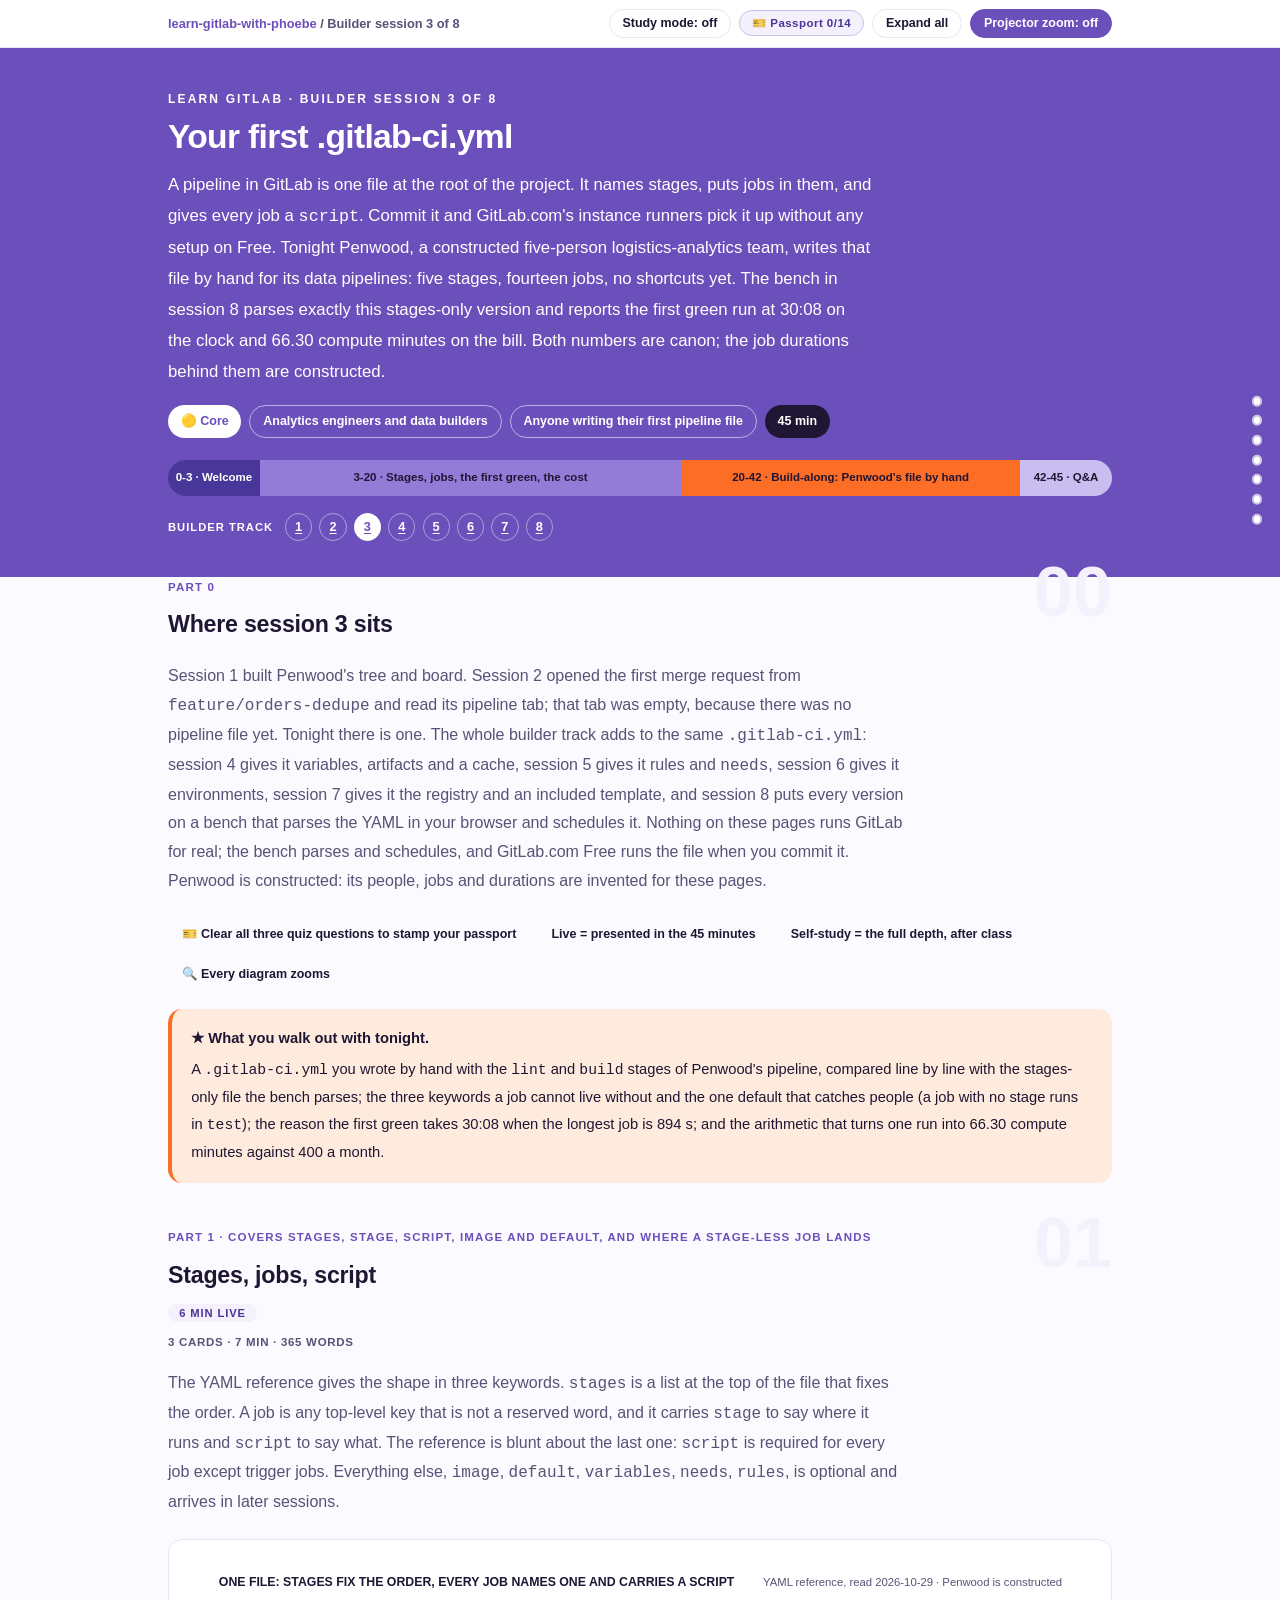
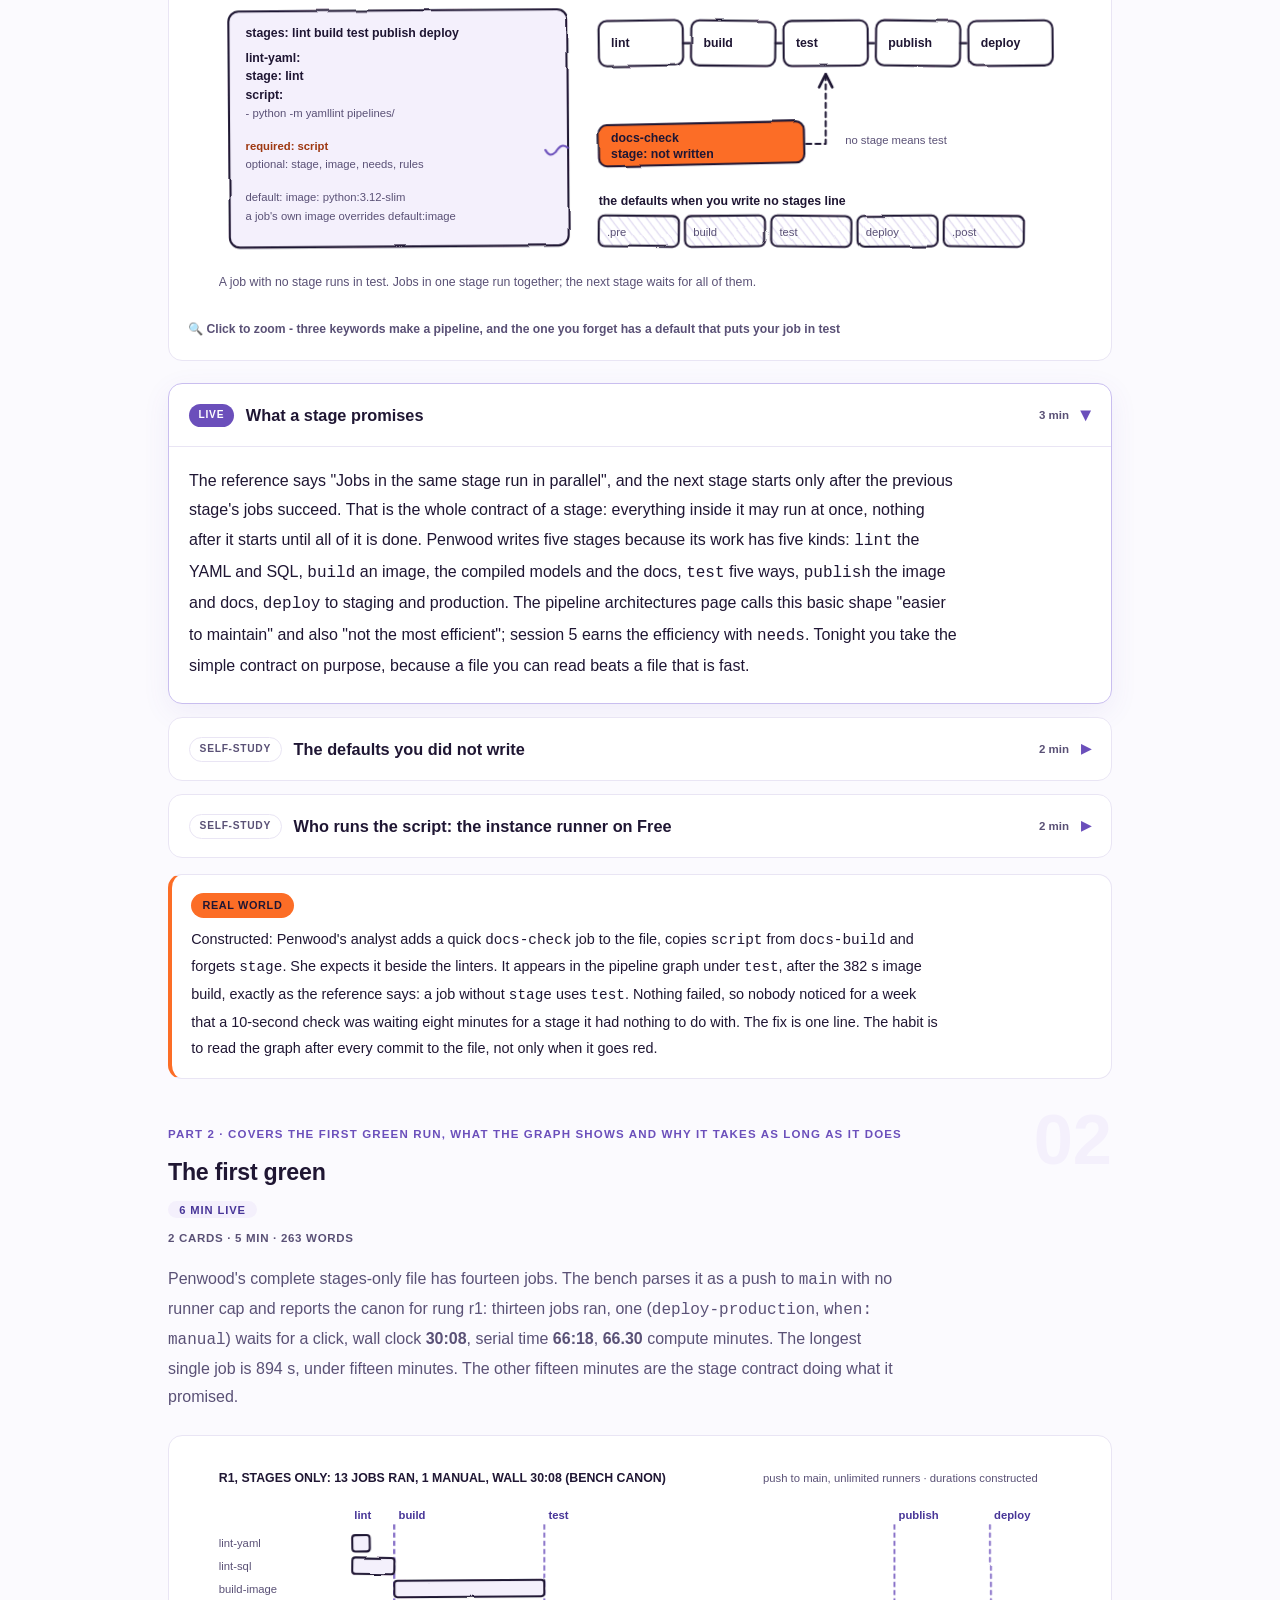
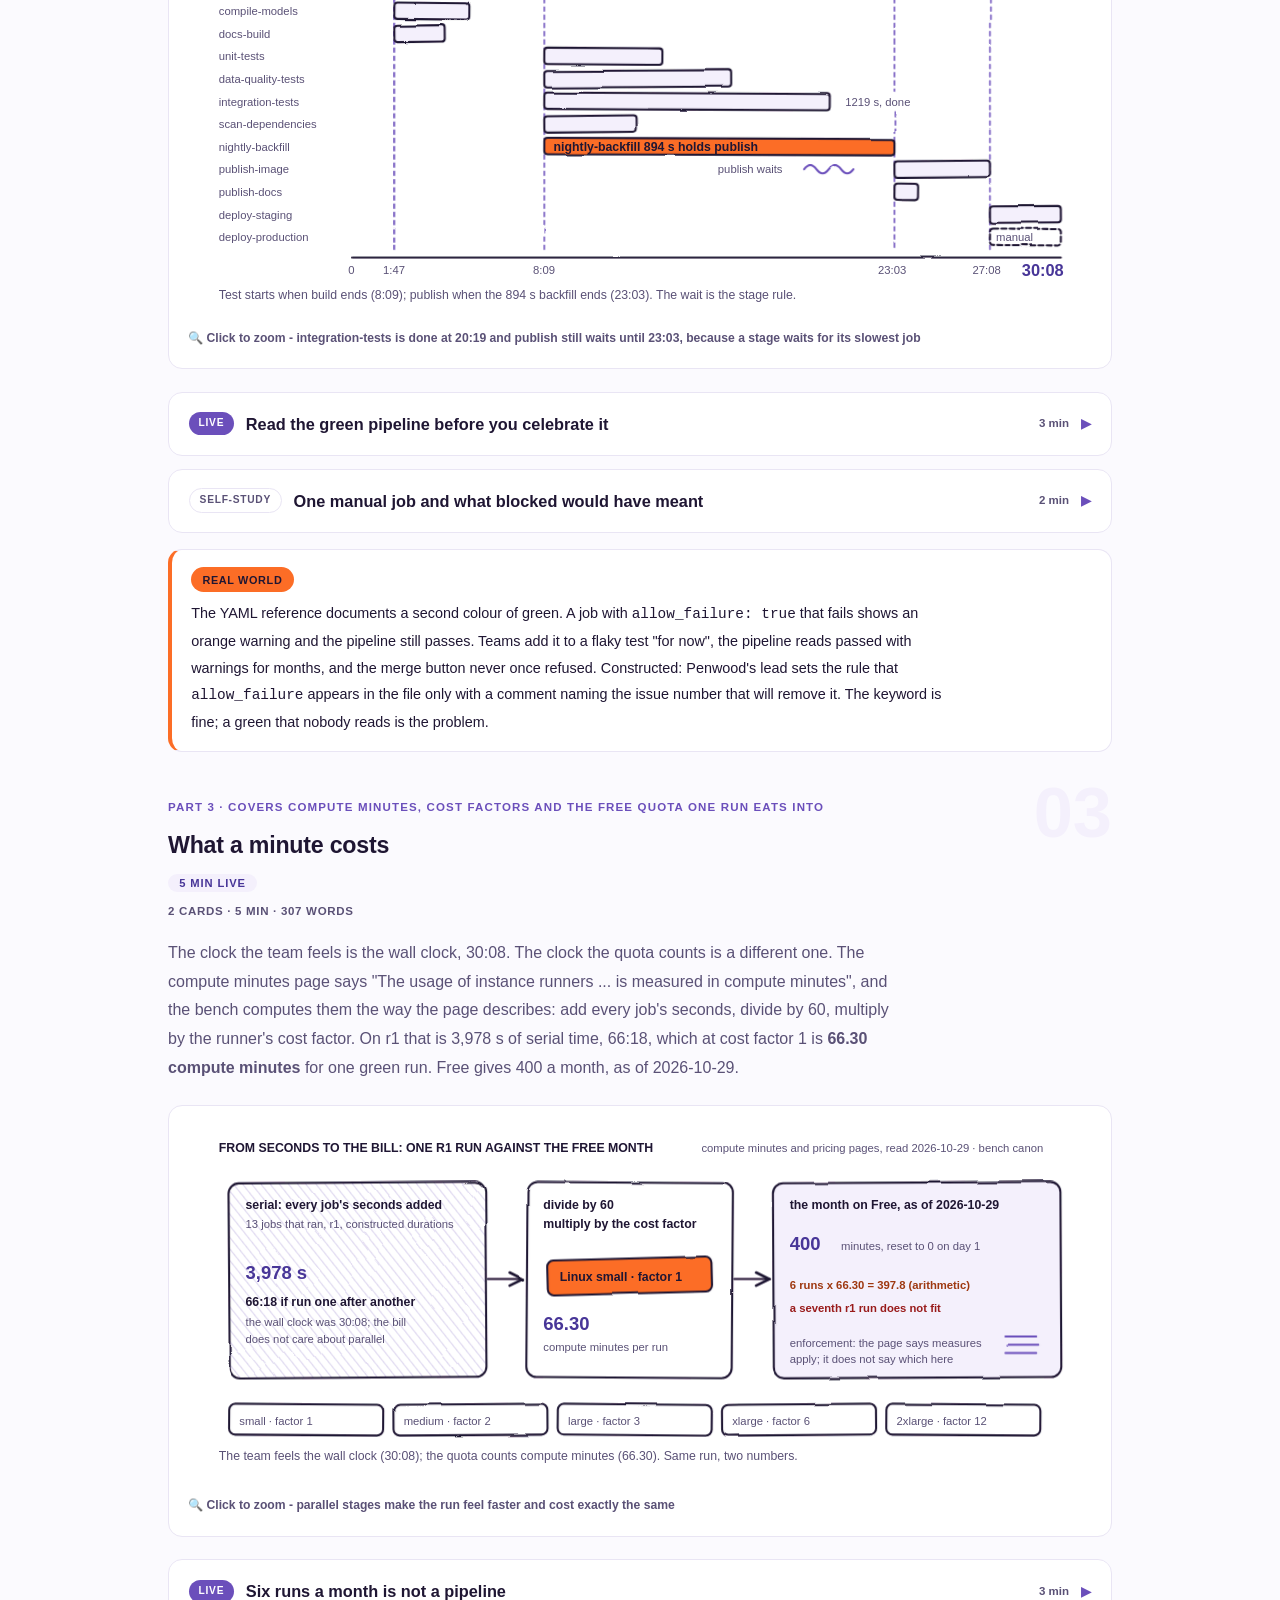
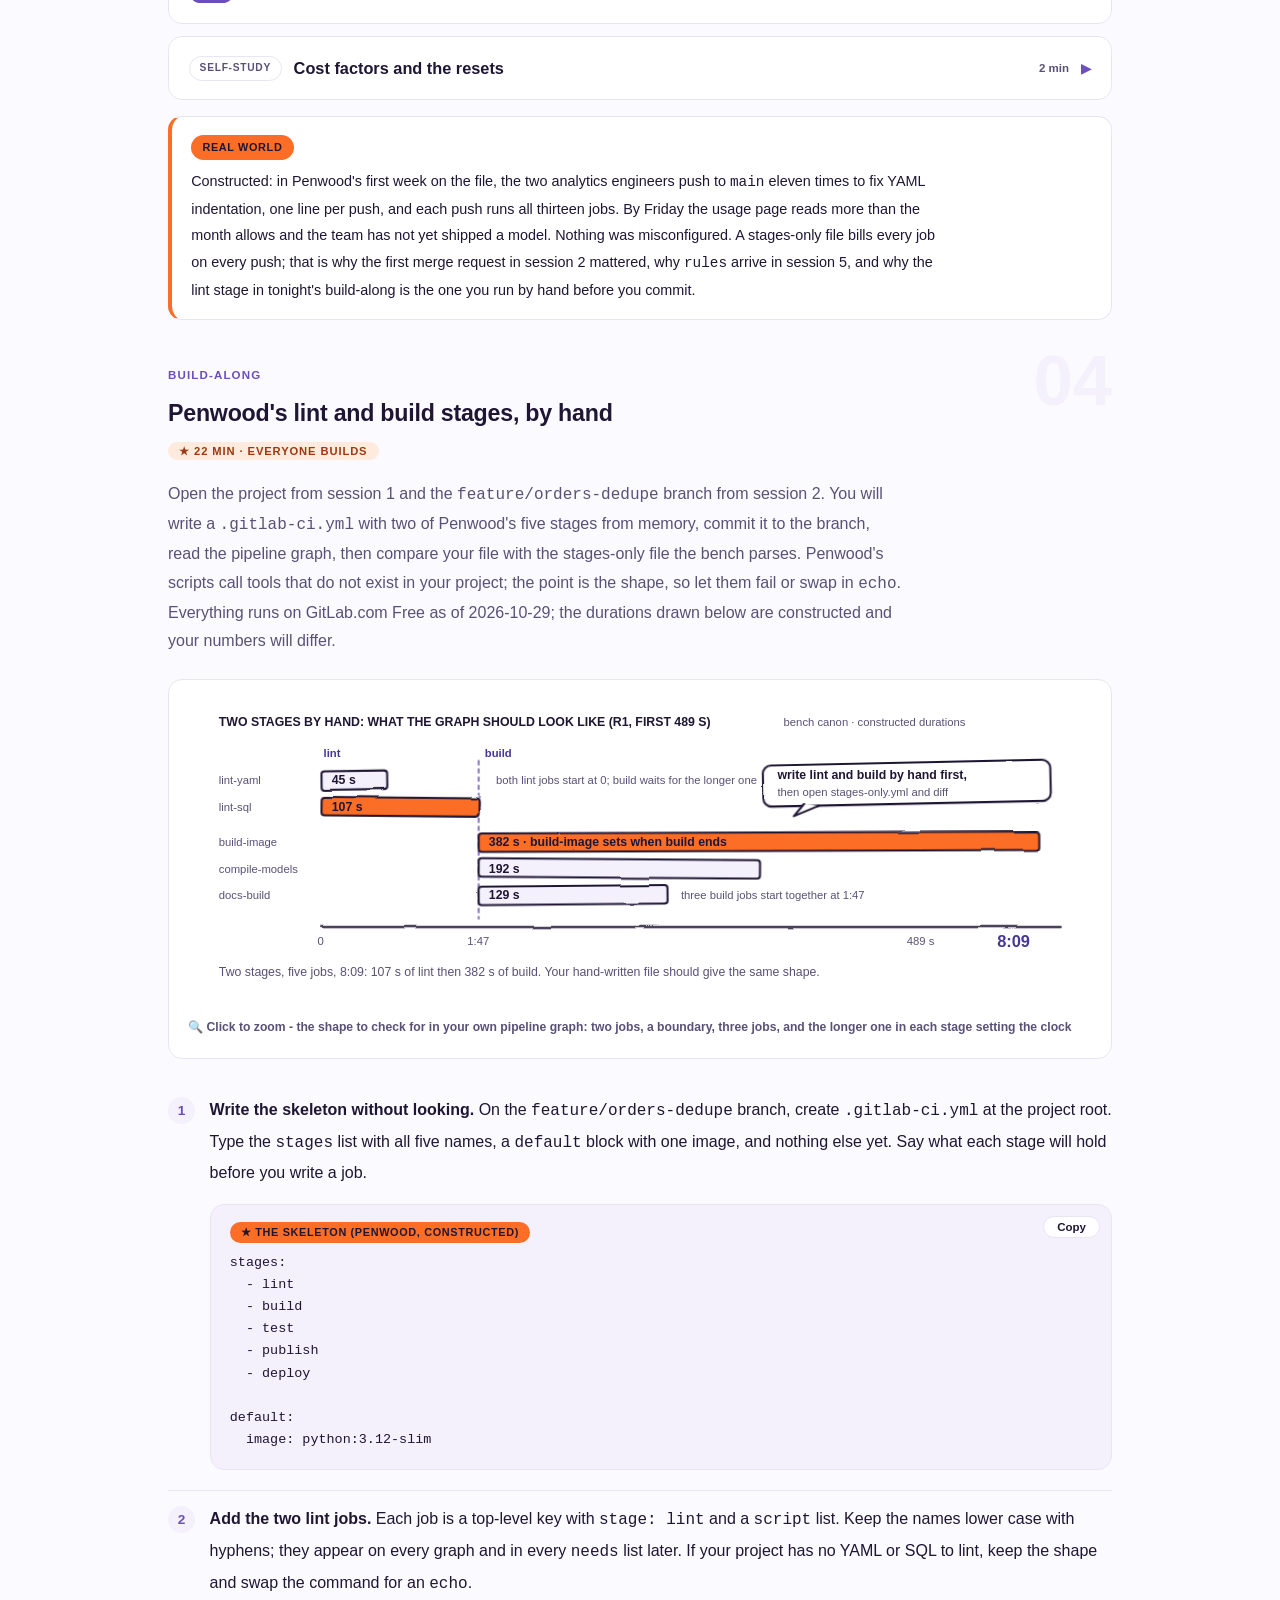
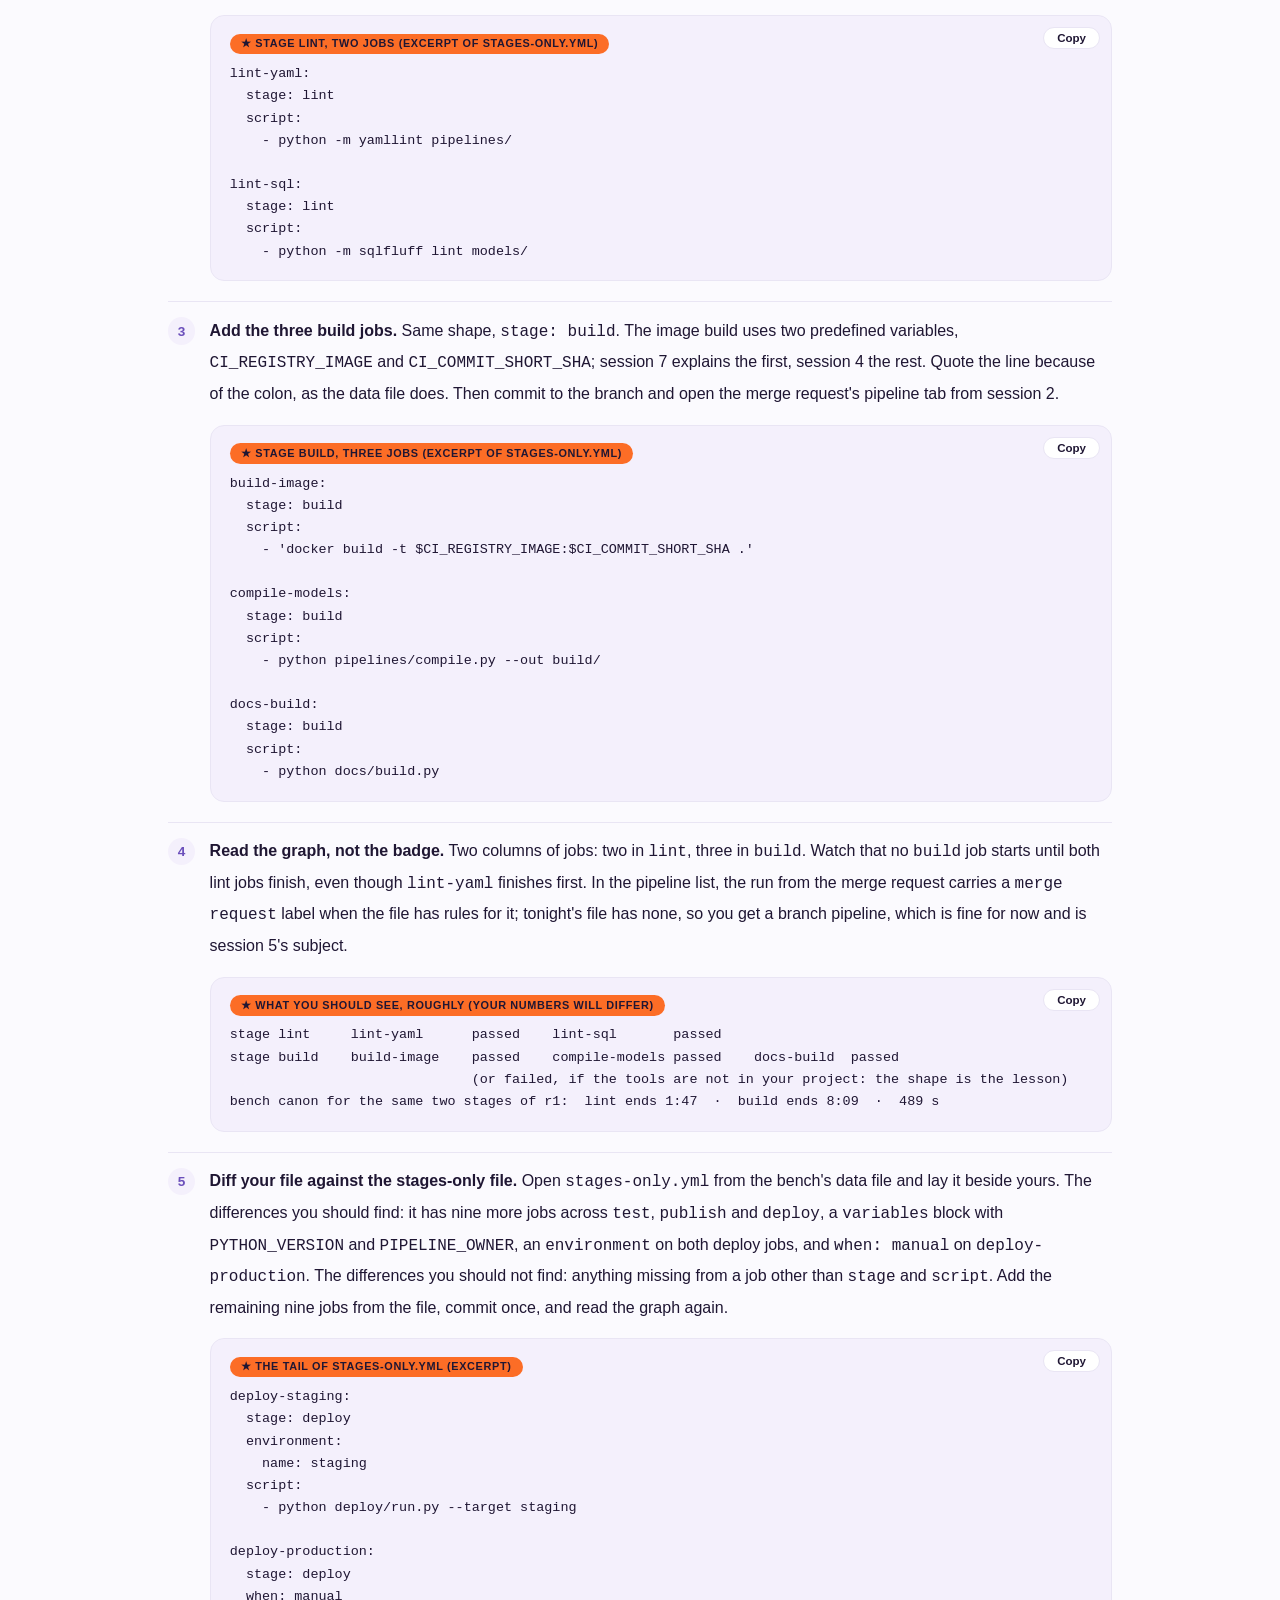
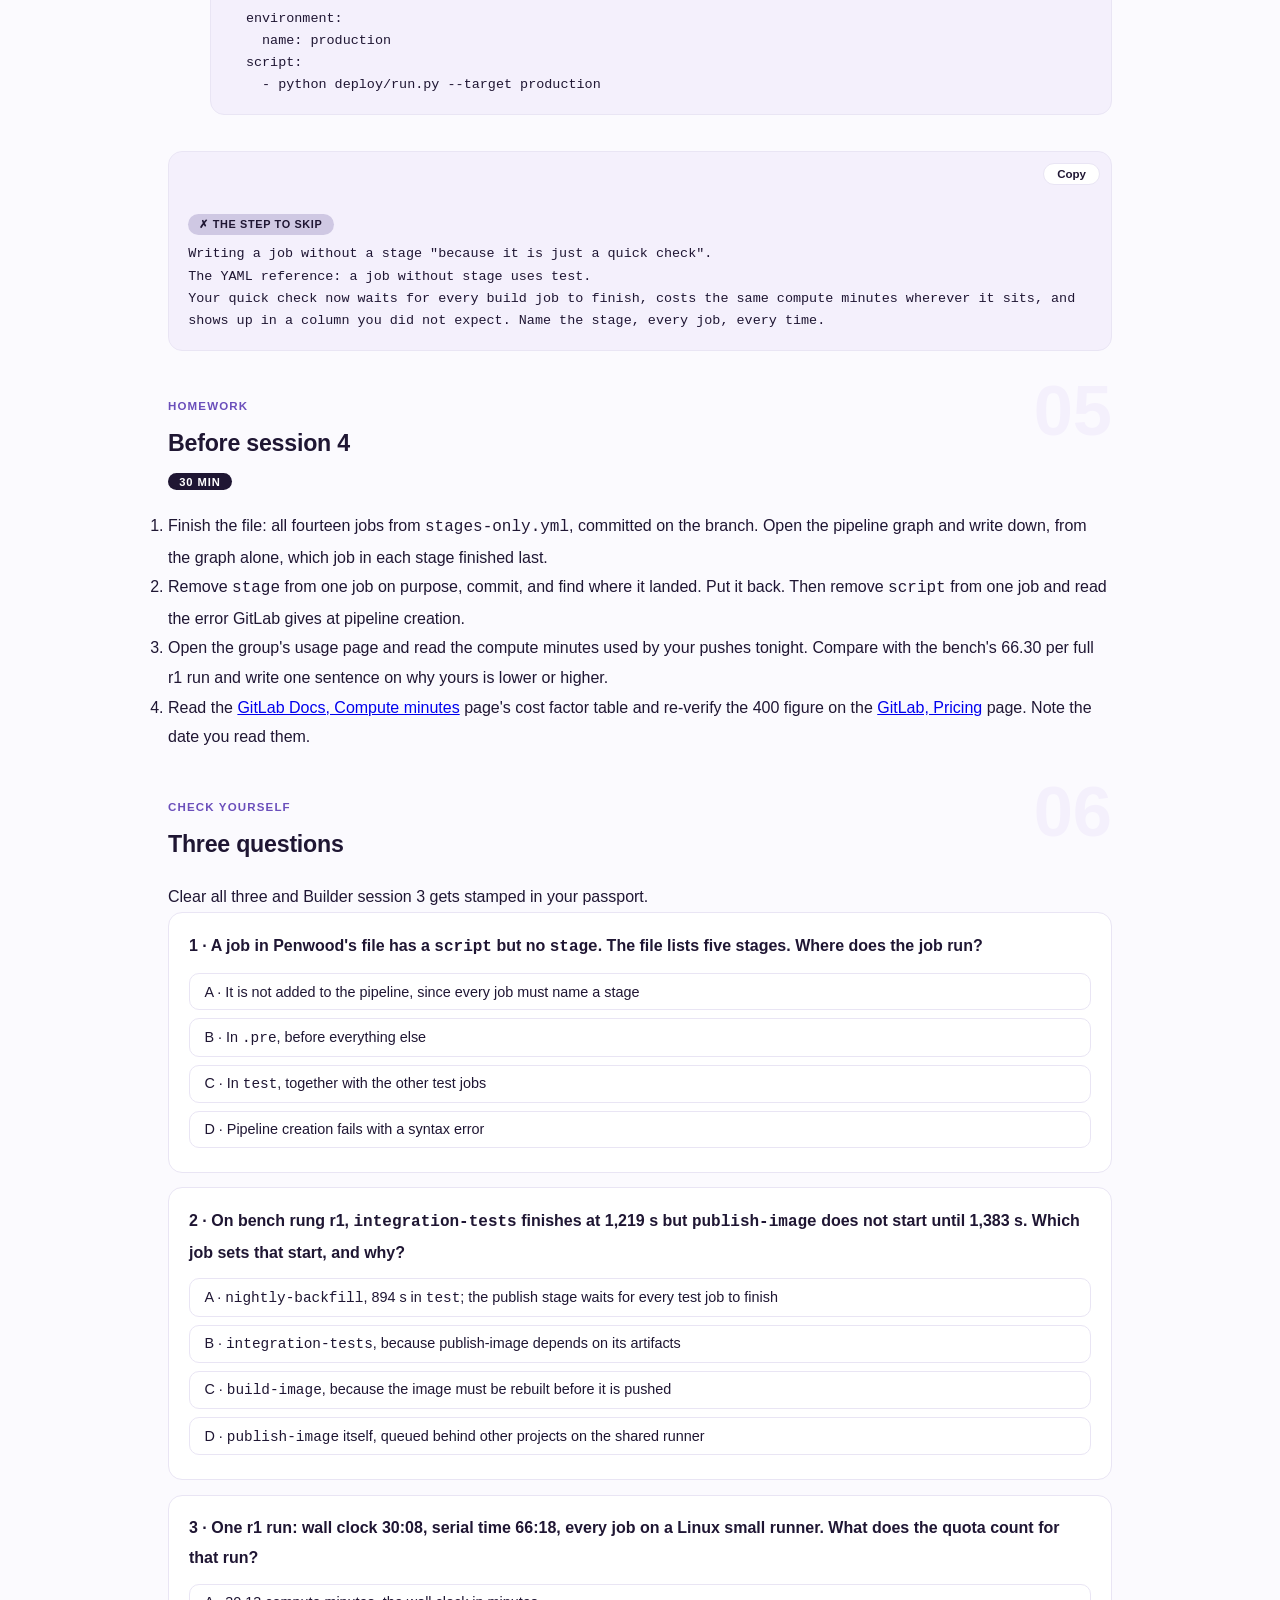
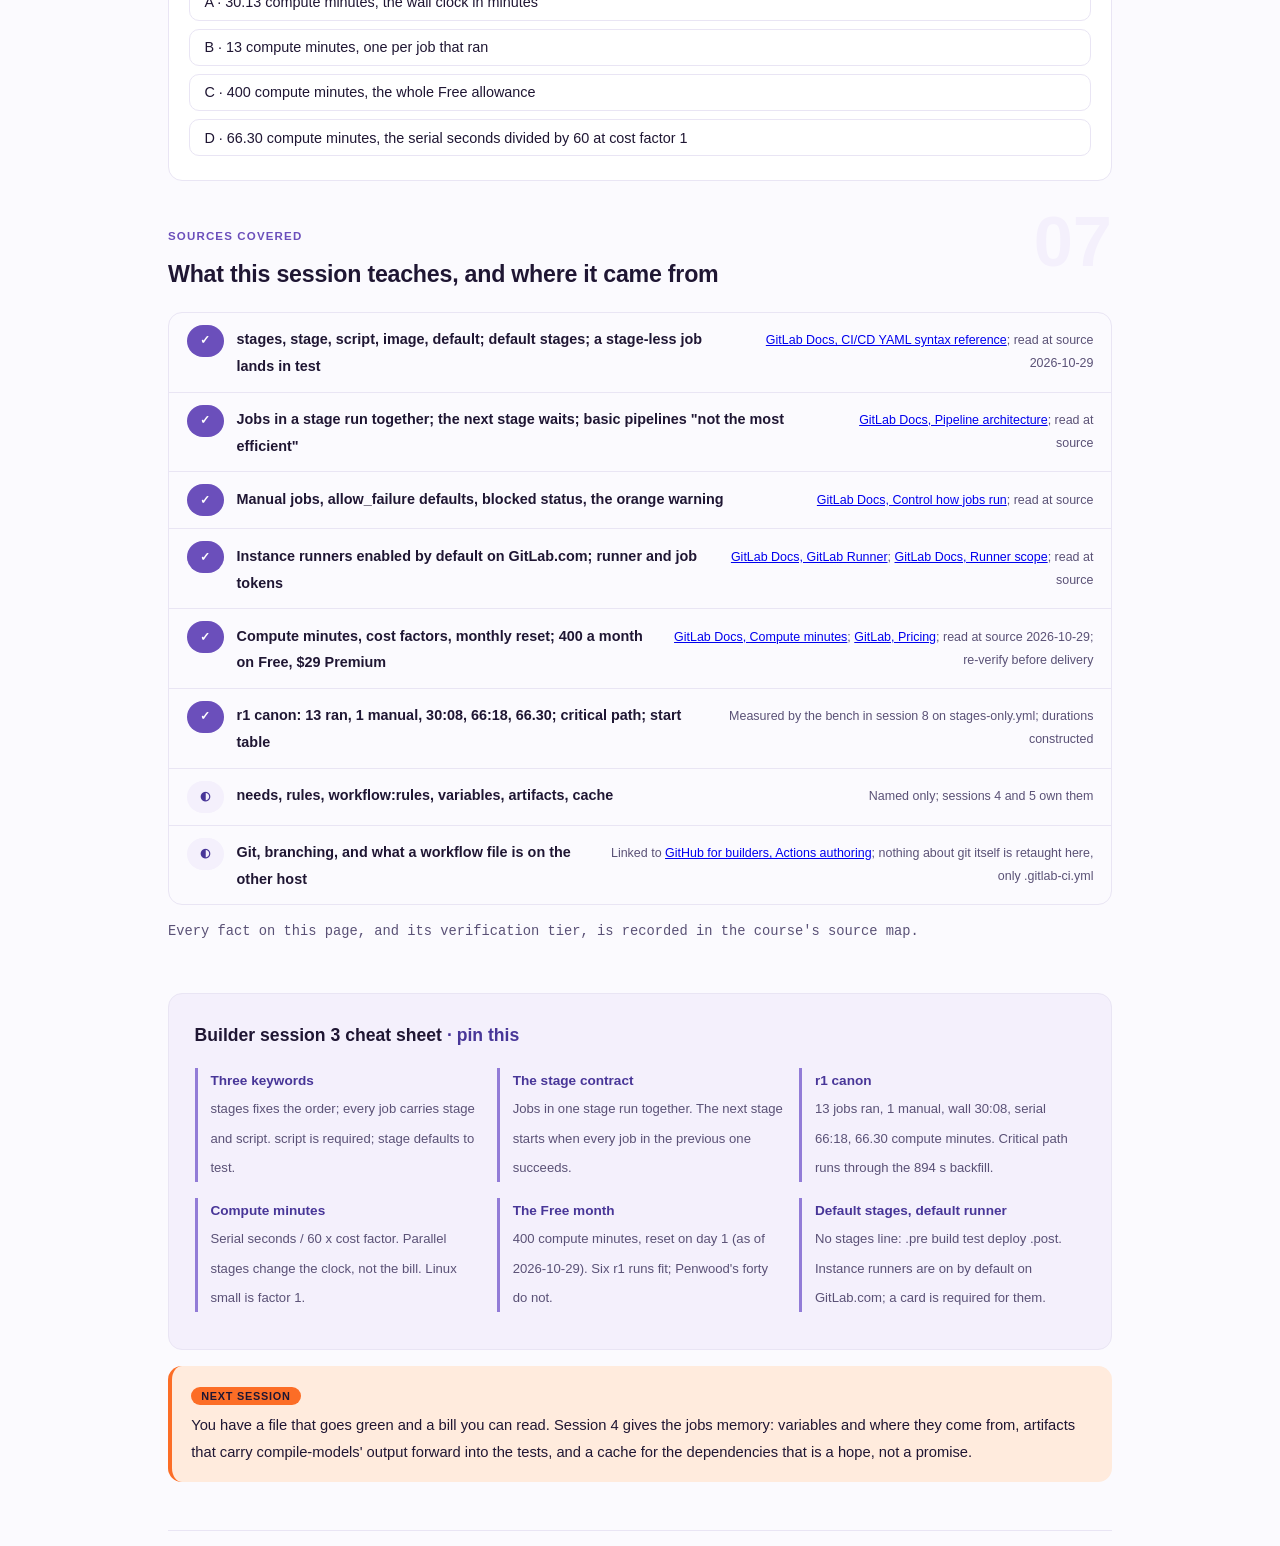
<file: courses/b3-first-gitlab-ci-yml.html>
<!DOCTYPE html>
<html lang="en">
<head>
<meta charset="UTF-8">
<meta name="viewport" content="width=device-width, initial-scale=1.0">
<!-- social:start -->
<meta name="description" content="Builder session 3 of 8. Write Penwood's first .gitlab-ci.yml by hand: stages, jobs and script, the shared runner that picks it up on GitLab.com Free, the first green pipeline the bench measures at 30:08, and what one run costs in compute minutes. Penwood is a constructed analytics team.">
<meta property="og:type" content="article">
<meta property="og:site_name" content="Learn with Phoebe">
<meta property="og:title" content="Your first .gitlab-ci.yml - learn gitlab with phoebe">
<meta property="og:description" content="Builder session 3 of 8. Stages, jobs, script; the first green; what a minute costs.">
<meta property="og:url" content="https://phoebefu6.github.io/learn-gitlab-with-phoebe/courses/b3-first-gitlab-ci-yml.html">
<meta property="og:image" content="https://phoebefu6.github.io/learn-gitlab-with-phoebe/assets/og-cover.png">
<meta property="og:image:width" content="1200">
<meta property="og:image:height" content="630">
<meta name="twitter:card" content="summary_large_image">
<meta name="twitter:title" content="Your first .gitlab-ci.yml - learn gitlab with phoebe">
<meta name="twitter:description" content="Builder session 3 of 8. One file, five stages, thirteen jobs, 30:08 on the clock and 66.30 on the bill.">
<meta name="twitter:image" content="https://phoebefu6.github.io/learn-gitlab-with-phoebe/assets/og-cover.png">
<!-- social:end -->
<title>Builder session 3 · Your first .gitlab-ci.yml - learn gitlab with phoebe</title>
<link rel="stylesheet" href="../assets/style.css?v=1">
</head>
<body>

<div class="toolbar">
  <div class="wrap">
    <span class="crumb"><a href="../index.html">learn-gitlab-with-phoebe</a> / Builder session 3 of 8</span>
    <button class="btn" id="toggle-all" type="button">Expand all</button>
    <button class="btn primary" id="zoom-toggle" type="button">Projector zoom: off</button>
  </div>
</div>

<header class="masthead">
  <div class="wrap">
    <div class="eyebrow">Learn GitLab · Builder session 3 of 8</div>
    <h1>Your first <span class="accent">.gitlab-ci.yml</span></h1>
    <p class="sub">A pipeline in GitLab is one file at the root of the project. It names stages, puts jobs in them, and gives every job a <code>script</code>. Commit it and GitLab.com's instance runners pick it up without any setup on Free. Tonight Penwood, a constructed five-person logistics-analytics team, writes that file by hand for its data pipelines: five stages, fourteen jobs, no shortcuts yet. The bench in session 8 parses exactly this stages-only version and reports the first green run at 30:08 on the clock and 66.30 compute minutes on the bill. Both numbers are canon; the job durations behind them are constructed.</p>
    <div class="chip-row">
      <span class="chip level">🟡 Core</span>
      <span class="chip audience">Analytics engineers and data builders</span>
      <span class="chip audience">Anyone writing their first pipeline file</span>
      <span class="chip time">45 min</span>
    </div>
    <div class="agenda">
      <span class="a1" style="flex:1">0-3 · Welcome</span>
      <span class="a2" style="flex:5">3-20 · Stages, jobs, the first green, the cost</span>
      <span class="a3" style="flex:4">20-42 · Build-along: Penwood's file by hand</span>
      <span class="a4" style="flex:1">42-45 · Q&amp;A</span>
    </div>
  </div>
</header>

<main class="wrap">

  <section class="section" id="intro">
    <div class="section-kicker">
      <span class="klabel">Part 0</span>
      <h2>Where session 3 sits</h2>
    </div>
    <p class="lede">Session 1 built Penwood's tree and board. Session 2 opened the first merge request from <code>feature/orders-dedupe</code> and read its pipeline tab; that tab was empty, because there was no pipeline file yet. Tonight there is one. The whole builder track adds to the same <code>.gitlab-ci.yml</code>: session 4 gives it variables, artifacts and a cache, session 5 gives it rules and <code>needs</code>, session 6 gives it environments, session 7 gives it the registry and an included template, and session 8 puts every version on a bench that parses the YAML in your browser and schedules it. Nothing on these pages runs GitLab for real; the bench parses and schedules, and GitLab.com Free runs the file when you commit it. Penwood is constructed: its people, jobs and durations are invented for these pages.</p>

    <div class="legend">
      <span class="pill">🎫 Clear all three quiz questions to stamp your passport</span>
      <span class="pill">Live = presented in the 45 minutes</span>
      <span class="pill">Self-study = the full depth, after class</span>
      <span class="pill">🔍 Every diagram zooms</span>
    </div>

    <div class="callout win">
      <p><strong>★ What you walk out with tonight.</strong> A <code>.gitlab-ci.yml</code> you wrote by hand with the <code>lint</code> and <code>build</code> stages of Penwood's pipeline, compared line by line with the stages-only file the bench parses; the three keywords a job cannot live without and the one default that catches people (a job with no stage runs in <code>test</code>); the reason the first green takes 30:08 when the longest job is 894 s; and the arithmetic that turns one run into 66.30 compute minutes against 400 a month.</p>
    </div>
  </section>

  <section class="section" id="part-1">
    <div class="section-kicker">
      <span class="klabel">Part 1 · covers stages, stage, script, image and default, and where a stage-less job lands</span>
      <h2>Stages, jobs, script</h2>
      <span class="tag concept">6 min live</span>
    </div>
    <p class="lede">The YAML reference gives the shape in three keywords. <code>stages</code> is a list at the top of the file that fixes the order. A job is any top-level key that is not a reserved word, and it carries <code>stage</code> to say where it runs and <code>script</code> to say what. The reference is blunt about the last one: <code>script</code> is required for every job except trigger jobs. Everything else, <code>image</code>, <code>default</code>, <code>variables</code>, <code>needs</code>, <code>rules</code>, is optional and arrives in later sessions.</p>

    <figure class="zoomable">
      <svg viewBox="0 0 880 340" xmlns="http://www.w3.org/2000/svg" role="img" aria-label="A hand-drawn .gitlab-ci.yml on the left: a stages line listing lint, build, test, publish, deploy, then a job lint-yaml with stage lint and a script line, then a note that script is required and stage, image, needs and rules are optional, and that a job's own image overrides default image. On the right, the five stages drawn as boxes in order. An orange job called docs-check with no stage written drops by arrow into the test box. Below it, the five default stages GitLab uses when no stages line is written: .pre, build, test, deploy, .post.">
        <defs>
          <filter id="b3aSk" x="-3%" y="-3%" width="106%" height="106%"><feTurbulence type="fractalNoise" baseFrequency="0.02" numOctaves="2" seed="53" result="n"/><feDisplacementMap in="SourceGraphic" in2="n" scale="2.4" xChannelSelector="R" yChannelSelector="G"/></filter>
          <pattern id="b3aHc" patternUnits="userSpaceOnUse" width="7" height="7" patternTransform="rotate(-38)"><line x1="0" y1="0" x2="0" y2="7" stroke="#6B4FBB" stroke-width="1" opacity=".5"/></pattern>
          <marker id="b3aAr" viewBox="0 0 10 10" refX="9" refY="5" markerWidth="8" markerHeight="8" orient="auto"><path d="M1 1 L9 5 L1 9" fill="none" stroke="#1F1633" stroke-width="1.6" stroke-linecap="round"/></marker>
        </defs>
        <style>
          .b3aH { font: 800 12px Inter, sans-serif; fill: #1F1633; }
          .b3aL { font: 600 12px Inter, sans-serif; fill: #1F1633; }
          .b3aS { font: 400 11px Inter, sans-serif; fill: #5A5176; }
          .b3aB { font: 800 11px Inter, sans-serif; fill: #9E3811; }
          .b3aN { font: 400 12px Inter, sans-serif; fill: #5A5176; }
        </style>

        <text class="b3aH" x="30" y="26">ONE FILE: STAGES FIX THE ORDER, EVERY JOB NAMES ONE AND CARRIES A SCRIPT</text>
        <text class="b3aS" x="560" y="26">YAML reference, read 2026-10-29 · Penwood is constructed</text>

        <g filter="url(#b3aSk)" fill="none" stroke="#1F1633" stroke-width="2" stroke-linecap="round" stroke-linejoin="round">
          <rect x="40" y="50" width="330" height="230" rx="10" transform="rotate(-0.4 205 165)" fill="#F4F0FC"/>
          <rect x="400" y="60" width="82" height="44" rx="8" transform="rotate(-0.8 441 82)" fill="#FFFFFF"/>
          <rect x="490" y="60" width="82" height="44" rx="8" transform="rotate(0.6 531 82)" fill="#FFFFFF"/>
          <rect x="580" y="60" width="82" height="44" rx="8" transform="rotate(-0.5 621 82)" fill="#FFFFFF"/>
          <rect x="670" y="60" width="82" height="44" rx="8" transform="rotate(0.7 711 82)" fill="#FFFFFF"/>
          <rect x="760" y="60" width="82" height="44" rx="8" transform="rotate(-0.6 801 82)" fill="#FFFFFF"/>
          <path d="M482 82 L488 82 M572 82 L578 82 M662 82 L668 82 M752 82 L758 82"/>
          <rect x="400" y="160" width="200" height="40" rx="8" transform="rotate(-1.2 500 180)" fill="#FC6D26"/>
          <path d="M602 180 L621 180 L621 112" stroke-dasharray="5 4" marker-end="url(#b3aAr)"/>
          <rect x="400" y="250" width="78" height="30" rx="6" transform="rotate(0.5 439 265)" fill="url(#b3aHc)"/>
          <rect x="484" y="250" width="78" height="30" rx="6" transform="rotate(-0.5 523 265)" fill="url(#b3aHc)"/>
          <rect x="568" y="250" width="78" height="30" rx="6" transform="rotate(0.6 607 265)" fill="url(#b3aHc)"/>
          <rect x="652" y="250" width="78" height="30" rx="6" transform="rotate(-0.4 691 265)" fill="url(#b3aHc)"/>
          <rect x="736" y="250" width="78" height="30" rx="6" transform="rotate(0.5 775 265)" fill="url(#b3aHc)"/>
          <path d="M348 186 q4 8 10 2 q6 -10 12 -4" stroke="#6B4FBB"/>
        </g>

        <text class="b3aL" x="56" y="76">stages: lint build test publish deploy</text>
        <text class="b3aH" x="56" y="100">lint-yaml:</text>
        <text class="b3aL" x="56" y="118">  stage: lint</text>
        <text class="b3aL" x="56" y="136">  script:</text>
        <text class="b3aS" x="56" y="154">    - python -m yamllint pipelines/</text>
        <text class="b3aB" x="56" y="186">required: script</text>
        <text class="b3aS" x="56" y="204">optional: stage, image, needs, rules</text>
        <text class="b3aS" x="56" y="236">default: image: python:3.12-slim</text>
        <text class="b3aS" x="56" y="254">a job's own image overrides default:image</text>

        <text class="b3aL" x="412" y="86">lint</text>
        <text class="b3aL" x="502" y="86">build</text>
        <text class="b3aL" x="592" y="86">test</text>
        <text class="b3aL" x="682" y="86">publish</text>
        <text class="b3aL" x="772" y="86">deploy</text>

        <text class="b3aH" x="412" y="178">docs-check</text>
        <text class="b3aL" x="412" y="194">stage: not written</text>
        <text class="b3aS" x="640" y="180">no stage means test</text>

        <text class="b3aL" x="400" y="240">the defaults when you write no stages line</text>
        <text class="b3aS" x="408" y="270">.pre</text>
        <text class="b3aS" x="492" y="270">build</text>
        <text class="b3aS" x="576" y="270">test</text>
        <text class="b3aS" x="660" y="270">deploy</text>
        <text class="b3aS" x="744" y="270">.post</text>

        <text class="b3aN" x="30" y="318">A job with no stage runs in test. Jobs in one stage run together; the next stage waits for all of them.</text>
      </svg>
      <figcaption>🔍 Click to zoom - three keywords make a pipeline, and the one you forget has a default that puts your job in test</figcaption>
    </figure>

    <details class="card" open>
      <summary><span class="mode live">Live</span> What a stage promises <span class="mini">3 min</span><span class="caret">▶</span></summary>
      <div class="body">
        <p>The reference says "Jobs in the same stage run in parallel", and the next stage starts only after the previous stage's jobs succeed. That is the whole contract of a stage: everything inside it may run at once, nothing after it starts until all of it is done. Penwood writes five stages because its work has five kinds: <code>lint</code> the YAML and SQL, <code>build</code> an image, the compiled models and the docs, <code>test</code> five ways, <code>publish</code> the image and docs, <code>deploy</code> to staging and production. The pipeline architectures page calls this basic shape "easier to maintain" and also "not the most efficient"; session 5 earns the efficiency with <code>needs</code>. Tonight you take the simple contract on purpose, because a file you can read beats a file that is fast.</p>
      </div>
    </details>

    <details class="card">
      <summary><span class="mode self">Self-study</span> The defaults you did not write <span class="mini">2 min</span><span class="caret">▶</span></summary>
      <div class="body">
        <p>If you write no <code>stages</code> line, GitLab uses <code>.pre</code>, <code>build</code>, <code>test</code>, <code>deploy</code>, <code>.post</code>. If a job has no <code>stage</code>, it uses <code>test</code>. A pipeline whose only jobs sit in <code>.pre</code> and <code>.post</code> does not run at all. The <code>default</code> block holds values every job inherits unless it sets its own; Penwood puts <code>image: python:3.12-slim</code> there once, and the reference says a job's own <code>image</code> overrides it. The job's <code>script</code> runs inside that image on whichever runner picks the job up. What an image is belongs to a later course on containers; here it is the environment your script runs in, named once.</p>
      </div>
    </details>

    <details class="card">
      <summary><span class="mode self">Self-study</span> Who runs the script: the instance runner on Free <span class="mini">2 min</span><span class="caret">▶</span></summary>
      <div class="body">
        <p>The runner docs describe a runner as "an application that works with GitLab CI/CD to run jobs in a pipeline", and the scope page says "On GitLab.com, instance runners are enabled in all projects by default". So Penwood commits the file and a runner it never installed picks the jobs up. The runner asks GitLab for jobs with its own token; each job then runs with a job token of its own, which session 7 uses to log in to the registry. Group runners and project runners exist for when you want your own machines; the Leader track's session 2 weighs that. One practical note from the pricing FAQ, read 2026-10-29: a credit card is required to use GitLab.com's shared runners even on the $0 tier; re-verify the tier page before relying on it.</p>
      </div>
    </details>

    <div class="callout example">
      <span class="ex-pill">Real world</span>
      <p>Constructed: Penwood's analyst adds a quick <code>docs-check</code> job to the file, copies <code>script</code> from <code>docs-build</code> and forgets <code>stage</code>. She expects it beside the linters. It appears in the pipeline graph under <code>test</code>, after the 382 s image build, exactly as the reference says: a job without <code>stage</code> uses <code>test</code>. Nothing failed, so nobody noticed for a week that a 10-second check was waiting eight minutes for a stage it had nothing to do with. The fix is one line. The habit is to read the graph after every commit to the file, not only when it goes red.</p>
    </div>
  </section>

  <section class="section" id="part-2">
    <div class="section-kicker">
      <span class="klabel">Part 2 · covers the first green run, what the graph shows and why it takes as long as it does</span>
      <h2>The first green</h2>
      <span class="tag concept">6 min live</span>
    </div>
    <p class="lede">Penwood's complete stages-only file has fourteen jobs. The bench parses it as a push to <code>main</code> with no runner cap and reports the canon for rung r1: thirteen jobs ran, one (<code>deploy-production</code>, <code>when: manual</code>) waits for a click, wall clock <strong>30:08</strong>, serial time <strong>66:18</strong>, <strong>66.30</strong> compute minutes. The longest single job is 894 s, under fifteen minutes. The other fifteen minutes are the stage contract doing what it promised.</p>

    <figure class="zoomable">
      <svg viewBox="0 0 880 450" xmlns="http://www.w3.org/2000/svg" role="img" aria-label="A hand-drawn timeline of bench rung r1, the stages-only file pushed to main with unlimited runners. Fourteen job rows against a clock from 0 to 30:08. Dashed vertical lines mark stage boundaries at 1:47, 8:09, 23:03 and 27:08. Both lint jobs start at 0. The three build jobs start at 1:47 when lint-sql, the longer linter, finishes. The five test jobs start at 8:09 when build-image finishes. The orange bar is nightly-backfill, 894 seconds, which ends at 23:03; publish-image and publish-docs cannot start before it even though integration-tests finished earlier. deploy-staging runs 27:08 to 30:08. deploy-production is a dashed manual box.">
        <defs>
          <filter id="b3bSk" x="-3%" y="-3%" width="106%" height="106%"><feTurbulence type="fractalNoise" baseFrequency="0.02" numOctaves="2" seed="59" result="n"/><feDisplacementMap in="SourceGraphic" in2="n" scale="2.4" xChannelSelector="R" yChannelSelector="G"/></filter>
          <pattern id="b3bHc" patternUnits="userSpaceOnUse" width="7" height="7" patternTransform="rotate(-38)"><line x1="0" y1="0" x2="0" y2="7" stroke="#6B4FBB" stroke-width="1" opacity=".5"/></pattern>
          <marker id="b3bAr" viewBox="0 0 10 10" refX="9" refY="5" markerWidth="8" markerHeight="8" orient="auto"><path d="M1 1 L9 5 L1 9" fill="none" stroke="#1F1633" stroke-width="1.6" stroke-linecap="round"/></marker>
        </defs>
        <style>
          .b3bH { font: 800 12px Inter, sans-serif; fill: #1F1633; }
          .b3bL { font: 600 12px Inter, sans-serif; fill: #1F1633; }
          .b3bS { font: 400 11px Inter, sans-serif; fill: #5A5176; }
          .b3bV { font: 800 16px Inter, sans-serif; fill: #483698; }
          .b3bA { font: 700 11px Inter, sans-serif; fill: #483698; }
          .b3bN { font: 400 12px Inter, sans-serif; fill: #5A5176; }
        </style>

        <text class="b3bH" x="30" y="26">R1, STAGES ONLY: 13 JOBS RAN, 1 MANUAL, WALL 30:08 (BENCH CANON)</text>
        <text class="b3bS" x="560" y="26">push to main, unlimited runners · durations constructed</text>

        <text class="b3bA" x="162" y="62">lint</text>
        <text class="b3bA" x="205" y="62">build</text>
        <text class="b3bA" x="351" y="62">test</text>
        <text class="b3bA" x="692" y="62">publish</text>
        <text class="b3bA" x="785" y="62">deploy</text>

        <g filter="url(#b3bSk)" fill="none" stroke="#1F1633" stroke-width="2" stroke-linecap="round" stroke-linejoin="round">
          <path d="M201 68 L201 384 M347 68 L347 384 M688 68 L688 230 M688 250 L688 384 M781 68 L781 384" stroke="#6B4FBB" stroke-dasharray="4 4" stroke-width="1.5"/>
          <rect x="160" y="78" width="17" height="16" rx="3" transform="rotate(-1 168 86)" fill="#F4F0FC"/>
          <rect x="160" y="100" width="41" height="16" rx="3" transform="rotate(0.8 180 108)" fill="#F4F0FC"/>
          <rect x="201" y="122" width="146" height="16" rx="3" transform="rotate(-0.4 274 130)" fill="#F4F0FC"/>
          <rect x="201" y="144" width="73" height="16" rx="3" transform="rotate(0.6 237 152)" fill="#F4F0FC"/>
          <rect x="201" y="166" width="49" height="16" rx="3" transform="rotate(-0.7 225 174)" fill="#F4F0FC"/>
          <rect x="347" y="188" width="115" height="16" rx="3" transform="rotate(0.4 404 196)" fill="#F4F0FC"/>
          <rect x="347" y="210" width="182" height="16" rx="3" transform="rotate(-0.3 438 218)" fill="#F4F0FC"/>
          <rect x="347" y="232" width="278" height="16" rx="3" transform="rotate(0.3 486 240)" fill="#F4F0FC"/>
          <rect x="347" y="254" width="89" height="16" rx="3" transform="rotate(-0.6 391 262)" fill="#F4F0FC"/>
          <rect x="347" y="276" width="341" height="16" rx="3" transform="rotate(0.2 517 284)" fill="#FC6D26"/>
          <rect x="688" y="298" width="93" height="16" rx="3" transform="rotate(-0.5 734 306)" fill="#F4F0FC"/>
          <rect x="688" y="320" width="23" height="16" rx="3" transform="rotate(0.9 699 328)" fill="#F4F0FC"/>
          <rect x="781" y="342" width="69" height="16" rx="3" transform="rotate(-0.4 815 350)" fill="#F4F0FC"/>
          <rect x="781" y="364" width="69" height="16" rx="3" transform="rotate(0.5 815 372)" fill="#FFFFFF" stroke-dasharray="5 3"/>
          <path d="M600 306 q6 -8 12 0 t12 0 t12 0 t12 0" stroke="#6B4FBB"/>
          <path d="M160 392 L850 392"/>
        </g>

        <text class="b3bS" x="30" y="90">lint-yaml</text>
        <text class="b3bS" x="30" y="112">lint-sql</text>
        <text class="b3bS" x="30" y="134">build-image</text>
        <text class="b3bS" x="30" y="156">compile-models</text>
        <text class="b3bS" x="30" y="178">docs-build</text>
        <text class="b3bS" x="30" y="200">unit-tests</text>
        <text class="b3bS" x="30" y="222">data-quality-tests</text>
        <text class="b3bS" x="30" y="244">integration-tests</text>
        <text class="b3bS" x="30" y="266">scan-dependencies</text>
        <text class="b3bS" x="30" y="288">nightly-backfill</text>
        <text class="b3bS" x="30" y="310">publish-image</text>
        <text class="b3bS" x="30" y="332">publish-docs</text>
        <text class="b3bS" x="30" y="354">deploy-staging</text>
        <text class="b3bS" x="30" y="376">deploy-production</text>

        <text class="b3bL" x="356" y="288">nightly-backfill 894 s holds publish</text>
        <text class="b3bS" x="640" y="244">1219 s, done</text>
        <text class="b3bS" x="516" y="310">publish waits</text>
        <text class="b3bS" x="787" y="376">manual</text>

        <text class="b3bS" x="156" y="408">0</text>
        <text class="b3bS" x="190" y="408">1:47</text>
        <text class="b3bS" x="336" y="408">8:09</text>
        <text class="b3bS" x="672" y="408">23:03</text>
        <text class="b3bS" x="764" y="408">27:08</text>
        <text class="b3bV" x="812" y="410">30:08</text>

        <text class="b3bN" x="30" y="432">Test starts when build ends (8:09); publish when the 894 s backfill ends (23:03). The wait is the stage rule.</text>
      </svg>
      <figcaption>🔍 Click to zoom - integration-tests is done at 20:19 and publish still waits until 23:03, because a stage waits for its slowest job</figcaption>
    </figure>

    <details class="card">
      <summary><span class="mode live">Live</span> Read the green pipeline before you celebrate it <span class="mini">3 min</span><span class="caret">▶</span></summary>
      <div class="body">
        <p>Green answers one question: did every job that ran exit zero. It does not say how many jobs ran, how long they waited, or what they cost. On r1 the bench's critical path is <code>lint-sql</code>, <code>build-image</code>, <code>nightly-backfill</code>, <code>publish-image</code>, <code>deploy-staging</code>: 107 + 382 + 894 + 245 + 180 = 1,808 s, which is 30:08. Note what is on that path: a nightly backfill that has no business running on a push to <code>main</code>, and an image build that every test waited for even though only <code>integration-tests</code> uses the image. Both are the stage contract working exactly as written. Session 5 removes the backfill from pushes with a rule and lets tests start from <code>compile-models</code> with <code>needs</code>; the bench reports that version at 26:22 and then 19:17. Tonight, read the graph, name the path out loud, and leave the file simple.</p>
      </div>
    </details>

    <details class="card">
      <summary><span class="mode self">Self-study</span> One manual job and what blocked would have meant <span class="mini">2 min</span><span class="caret">▶</span></summary>
      <div class="body">
        <p><code>deploy-production</code> carries <code>when: manual</code> at the job level, outside any <code>rules</code>. The job control page says that for a manual job written this way <code>allow_failure</code> defaults to <code>true</code>, so the pipeline can finish and show success while the button is unclicked. Write the same <code>when: manual</code> inside a <code>rules</code> entry and the default flips to <code>false</code>: "The pipeline stops at the stage where the job is defined" and the status reads <strong>blocked</strong>. Penwood wants the blocking version for production, and session 6 moves the keyword inside <code>rules</code> for that reason. The bench's convention, not GitLab's documented behaviour, is that a manual job is never scheduled and anything downstream of it is reported as waiting; the reference fixes no duration for a manual gate.</p>
      </div>
    </details>

    <div class="callout example">
      <span class="ex-pill">Real world</span>
      <p>The YAML reference documents a second colour of green. A job with <code>allow_failure: true</code> that fails shows an orange warning and the pipeline still passes. Teams add it to a flaky test "for now", the pipeline reads passed with warnings for months, and the merge button never once refused. Constructed: Penwood's lead sets the rule that <code>allow_failure</code> appears in the file only with a comment naming the issue number that will remove it. The keyword is fine; a green that nobody reads is the problem.</p>
    </div>
  </section>

  <section class="section" id="part-3">
    <div class="section-kicker">
      <span class="klabel">Part 3 · covers compute minutes, cost factors and the Free quota one run eats into</span>
      <h2>What a minute costs</h2>
      <span class="tag concept">5 min live</span>
    </div>
    <p class="lede">The clock the team feels is the wall clock, 30:08. The clock the quota counts is a different one. The compute minutes page says "The usage of instance runners ... is measured in compute minutes", and the bench computes them the way the page describes: add every job's seconds, divide by 60, multiply by the runner's cost factor. On r1 that is 3,978 s of serial time, 66:18, which at cost factor 1 is <strong>66.30 compute minutes</strong> for one green run. Free gives 400 a month, as of 2026-10-29.</p>

    <figure class="zoomable">
      <svg viewBox="0 0 880 350" xmlns="http://www.w3.org/2000/svg" role="img" aria-label="A hand-drawn chain of three panels. First, a hachured pile labelled serial: every job's seconds added, 3,978 s, 66:18. An arrow to the second panel: divide by 60 and multiply by the cost factor, with an orange tile reading Linux small, cost factor 1, giving 66.30 compute minutes per run. An arrow to the third panel: the month on Free as of 2026-10-29, 400 minutes, reset to zero on the first day; six runs at 66.30 make 397.8, and a seventh does not fit. Below, the cost factor ladder from the compute minutes page: small 1, medium 2, large 3, xlarge 6, 2xlarge 12.">
        <defs>
          <filter id="b3cSk" x="-3%" y="-3%" width="106%" height="106%"><feTurbulence type="fractalNoise" baseFrequency="0.02" numOctaves="2" seed="61" result="n"/><feDisplacementMap in="SourceGraphic" in2="n" scale="2.4" xChannelSelector="R" yChannelSelector="G"/></filter>
          <pattern id="b3cHc" patternUnits="userSpaceOnUse" width="7" height="7" patternTransform="rotate(-38)"><line x1="0" y1="0" x2="0" y2="7" stroke="#6B4FBB" stroke-width="1" opacity=".5"/></pattern>
          <marker id="b3cAr" viewBox="0 0 10 10" refX="9" refY="5" markerWidth="8" markerHeight="8" orient="auto"><path d="M1 1 L9 5 L1 9" fill="none" stroke="#1F1633" stroke-width="1.6" stroke-linecap="round"/></marker>
        </defs>
        <style>
          .b3cH { font: 800 12px Inter, sans-serif; fill: #1F1633; }
          .b3cL { font: 600 12px Inter, sans-serif; fill: #1F1633; }
          .b3cS { font: 400 11px Inter, sans-serif; fill: #5A5176; }
          .b3cB { font: 800 11px Inter, sans-serif; fill: #9E3811; }
          .b3cV { font: 800 18px Inter, sans-serif; fill: #483698; }
          .b3cR { font: 800 11px Inter, sans-serif; fill: #991B1B; }
          .b3cN { font: 400 12px Inter, sans-serif; fill: #5A5176; }
        </style>

        <text class="b3cH" x="30" y="26">FROM SECONDS TO THE BILL: ONE R1 RUN AGAINST THE FREE MONTH</text>
        <text class="b3cS" x="500" y="26">compute minutes and pricing pages, read 2026-10-29 · bench canon</text>

        <g filter="url(#b3cSk)" fill="none" stroke="#1F1633" stroke-width="2" stroke-linecap="round" stroke-linejoin="round">
          <rect x="40" y="56" width="250" height="190" rx="10" transform="rotate(-0.4 165 151)" fill="url(#b3cHc)"/>
          <path d="M292 150 L326 150" marker-end="url(#b3cAr)"/>
          <rect x="330" y="56" width="200" height="190" rx="10" transform="rotate(0.4 430 151)" fill="#FFFFFF"/>
          <rect x="350" y="130" width="160" height="34" rx="6" transform="rotate(-1.5 430 147)" fill="#FC6D26"/>
          <path d="M532 150 L566 150" marker-end="url(#b3cAr)"/>
          <rect x="570" y="56" width="280" height="190" rx="10" transform="rotate(-0.3 710 151)" fill="#F4F0FC"/>
          <path d="M796 206 L826 206 M798 214 L828 214 M796 222 L826 222" stroke="#6B4FBB"/>
          <rect x="40" y="272" width="150" height="30" rx="6" transform="rotate(0.4 115 287)" fill="#FFFFFF"/>
          <rect x="200" y="272" width="150" height="30" rx="6" transform="rotate(-0.4 275 287)" fill="#FFFFFF"/>
          <rect x="360" y="272" width="150" height="30" rx="6" transform="rotate(0.5 435 287)" fill="#FFFFFF"/>
          <rect x="520" y="272" width="150" height="30" rx="6" transform="rotate(-0.5 595 287)" fill="#FFFFFF"/>
          <rect x="680" y="272" width="150" height="30" rx="6" transform="rotate(0.4 755 287)" fill="#FFFFFF"/>
        </g>

        <text class="b3cL" x="56" y="82">serial: every job's seconds added</text>
        <text class="b3cS" x="56" y="100">13 jobs that ran, r1, constructed durations</text>
        <text class="b3cV" x="56" y="150">3,978 s</text>
        <text class="b3cL" x="56" y="176">66:18 if run one after another</text>
        <text class="b3cS" x="56" y="196">the wall clock was 30:08; the bill</text>
        <text class="b3cS" x="56" y="212">does not care about parallel</text>

        <text class="b3cL" x="346" y="82">divide by 60</text>
        <text class="b3cL" x="346" y="100">multiply by the cost factor</text>
        <text class="b3cH" x="362" y="152">Linux small · factor 1</text>
        <text class="b3cV" x="346" y="200">66.30</text>
        <text class="b3cS" x="346" y="220">compute minutes per run</text>

        <text class="b3cL" x="586" y="82">the month on Free, as of 2026-10-29</text>
        <text class="b3cV" x="586" y="122">400</text>
        <text class="b3cS" x="636" y="122">minutes, reset to 0 on day 1</text>
        <text class="b3cB" x="586" y="160">6 runs x 66.30 = 397.8 (arithmetic)</text>
        <text class="b3cR" x="586" y="182">a seventh r1 run does not fit</text>
        <text class="b3cS" x="586" y="216">enforcement: the page says measures</text>
        <text class="b3cS" x="586" y="232">apply; it does not say which here</text>

        <text class="b3cS" x="50" y="292">small · factor 1</text>
        <text class="b3cS" x="210" y="292">medium · factor 2</text>
        <text class="b3cS" x="370" y="292">large · factor 3</text>
        <text class="b3cS" x="530" y="292">xlarge · factor 6</text>
        <text class="b3cS" x="690" y="292">2xlarge · factor 12</text>

        <text class="b3cN" x="30" y="326">The team feels the wall clock (30:08); the quota counts compute minutes (66.30). Same run, two numbers.</text>
      </svg>
      <figcaption>🔍 Click to zoom - parallel stages make the run feel faster and cost exactly the same</figcaption>
    </figure>

    <details class="card">
      <summary><span class="mode live">Live</span> Six runs a month is not a pipeline <span class="mini">3 min</span><span class="caret">▶</span></summary>
      <div class="body">
        <p>Divide 400 by 66.30 and you get 6.03: six green runs of the stages-only file fit in Penwood's Free month, the seventh does not. That is the arithmetic, not a bench measurement, and it assumes every job runs on a Linux small runner at cost factor 1. Penwood's constructed month is 24 merge-request pipelines, 12 pushes to <code>main</code> and 4 schedules, forty runs. The stages-only file runs all thirteen jobs every time, so the gap is not close. The bench's scorecard on the final file, with rules and <code>needs</code>, still lands at 1,803.8 compute minutes a month, 450.95% of 400; the stages-only file would cost more, because every run executes every job. The lesson lands tonight so that sessions 4 and 5 are read as cost tools, not only speed tools: <code>rules:changes</code> to skip jobs, fewer scheduled runs, or runners the quota page does not measure (re-verify that page; it suggests private runners for some jobs and does not say your own runners are exempt), or Premium's 10,000 minutes at $29 per user a month billed annually, as of 2026-10-29.</p>
      </div>
    </details>

    <details class="card">
      <summary><span class="mode self">Self-study</span> Cost factors and the resets <span class="mini">2 min</span><span class="caret">▶</span></summary>
      <div class="body">
        <p>The compute minutes page lists the factors for GitLab.com's hosted Linux runners: small 1 (x86-64 and Arm64), medium 2, large 3, xlarge 6, 2xlarge 12. A 382 s image build on a large runner would be counted as 19.10 minutes, not 6.37; that is arithmetic on the page's factors, your numbers will differ with your durations. Usage "resets to <code>0</code> for all namespaces on the first day of each month". The page says "Enforcement measures are applied when you exceed your quota" and sends you elsewhere for what they are; nothing here describes them, because the page read did not. The honest limit on everything in this Part: durations are constructed, the bench parses and schedules rather than running anything, and every tier number is dated 2026-10-29.</p>
      </div>
    </details>

    <div class="callout example">
      <span class="ex-pill">Real world</span>
      <p>Constructed: in Penwood's first week on the file, the two analytics engineers push to <code>main</code> eleven times to fix YAML indentation, one line per push, and each push runs all thirteen jobs. By Friday the usage page reads more than the month allows and the team has not yet shipped a model. Nothing was misconfigured. A stages-only file bills every job on every push; that is why the first merge request in session 2 mattered, why <code>rules</code> arrive in session 5, and why the lint stage in tonight's build-along is the one you run by hand before you commit.</p>
    </div>
  </section>

  <section class="section" id="demo-1">
    <div class="section-kicker">
      <span class="klabel">Build-along</span>
      <h2>Penwood's lint and build stages, by hand</h2>
      <span class="tag demo">★ 22 min · everyone builds</span>
    </div>
    <p class="lede">Open the project from session 1 and the <code>feature/orders-dedupe</code> branch from session 2. You will write a <code>.gitlab-ci.yml</code> with two of Penwood's five stages from memory, commit it to the branch, read the pipeline graph, then compare your file with the stages-only file the bench parses. Penwood's scripts call tools that do not exist in your project; the point is the shape, so let them fail or swap in <code>echo</code>. Everything runs on GitLab.com Free as of 2026-10-29; the durations drawn below are constructed and your numbers will differ.</p>

    <figure class="zoomable">
      <svg viewBox="0 0 880 300" xmlns="http://www.w3.org/2000/svg" role="img" aria-label="A hand-drawn timeline of just the lint and build stages of bench rung r1. lint-yaml 45 s and lint-sql 107 s both start at 0. A dashed stage boundary at 1:47. build-image 382 s, compile-models 192 s and docs-build 129 s all start at 1:47. The orange bars are lint-sql and build-image, the path that sets the end of build at 8:09, 489 s. A speech bubble says to write lint and build by hand first, then open stages-only.yml and diff.">
        <defs>
          <filter id="b3dSk" x="-3%" y="-3%" width="106%" height="106%"><feTurbulence type="fractalNoise" baseFrequency="0.02" numOctaves="2" seed="67" result="n"/><feDisplacementMap in="SourceGraphic" in2="n" scale="2.4" xChannelSelector="R" yChannelSelector="G"/></filter>
          <pattern id="b3dHc" patternUnits="userSpaceOnUse" width="7" height="7" patternTransform="rotate(-38)"><line x1="0" y1="0" x2="0" y2="7" stroke="#6B4FBB" stroke-width="1" opacity=".5"/></pattern>
          <marker id="b3dAr" viewBox="0 0 10 10" refX="9" refY="5" markerWidth="8" markerHeight="8" orient="auto"><path d="M1 1 L9 5 L1 9" fill="none" stroke="#1F1633" stroke-width="1.6" stroke-linecap="round"/></marker>
        </defs>
        <style>
          .b3dH { font: 800 12px Inter, sans-serif; fill: #1F1633; }
          .b3dL { font: 600 12px Inter, sans-serif; fill: #1F1633; }
          .b3dS { font: 400 11px Inter, sans-serif; fill: #5A5176; }
          .b3dV { font: 800 16px Inter, sans-serif; fill: #483698; }
          .b3dA { font: 700 11px Inter, sans-serif; fill: #483698; }
          .b3dN { font: 400 12px Inter, sans-serif; fill: #5A5176; }
        </style>

        <text class="b3dH" x="30" y="26">TWO STAGES BY HAND: WHAT THE GRAPH SHOULD LOOK LIKE (R1, FIRST 489 S)</text>
        <text class="b3dS" x="580" y="26">bench canon · constructed durations</text>

        <text class="b3dA" x="132" y="56">lint</text>
        <text class="b3dA" x="289" y="56">build</text>

        <g filter="url(#b3dSk)" fill="none" stroke="#1F1633" stroke-width="2" stroke-linecap="round" stroke-linejoin="round">
          <path d="M283 60 L283 214" stroke="#6B4FBB" stroke-dasharray="4 4" stroke-width="1.5"/>
          <rect x="130" y="70" width="64" height="18" rx="3" transform="rotate(-0.8 162 79)" fill="#F4F0FC"/>
          <rect x="130" y="96" width="153" height="18" rx="3" transform="rotate(0.5 206 105)" fill="#FC6D26"/>
          <rect x="283" y="130" width="546" height="18" rx="3" transform="rotate(-0.2 556 139)" fill="#FC6D26"/>
          <rect x="283" y="156" width="274" height="18" rx="3" transform="rotate(0.4 420 165)" fill="#F4F0FC"/>
          <rect x="283" y="182" width="184" height="18" rx="3" transform="rotate(-0.5 375 191)" fill="#F4F0FC"/>
          <rect x="560" y="62" width="280" height="40" rx="8" transform="rotate(-1.2 700 82)" fill="#FFFFFF"/>
          <path d="M600 102 L590 114 L614 104" fill="#FFFFFF"/>
          <path d="M130 222 L850 222"/>
        </g>

        <text class="b3dS" x="30" y="83">lint-yaml</text>
        <text class="b3dS" x="30" y="109">lint-sql</text>
        <text class="b3dS" x="30" y="143">build-image</text>
        <text class="b3dS" x="30" y="169">compile-models</text>
        <text class="b3dS" x="30" y="195">docs-build</text>

        <text class="b3dL" x="140" y="83">45 s</text>
        <text class="b3dH" x="140" y="109">107 s</text>
        <text class="b3dH" x="293" y="143">382 s · build-image sets when build ends</text>
        <text class="b3dL" x="293" y="169">192 s</text>
        <text class="b3dL" x="293" y="195">129 s</text>
        <text class="b3dS" x="300" y="83">both lint jobs start at 0; build waits for the longer one</text>
        <text class="b3dS" x="480" y="195">three build jobs start together at 1:47</text>

        <text class="b3dL" x="574" y="78">write lint and build by hand first,</text>
        <text class="b3dS" x="574" y="94">then open stages-only.yml and diff</text>

        <text class="b3dS" x="126" y="240">0</text>
        <text class="b3dS" x="272" y="240">1:47</text>
        <text class="b3dV" x="788" y="242">8:09</text>
        <text class="b3dS" x="700" y="240">489 s</text>

        <text class="b3dN" x="30" y="270">Two stages, five jobs, 8:09: 107 s of lint then 382 s of build. Your hand-written file should give the same shape.</text>
      </svg>
      <figcaption>🔍 Click to zoom - the shape to check for in your own pipeline graph: two jobs, a boundary, three jobs, and the longer one in each stage setting the clock</figcaption>
    </figure>

    <div class="steps">
      <div class="step">
        <p><strong>Write the skeleton without looking.</strong> On the <code>feature/orders-dedupe</code> branch, create <code>.gitlab-ci.yml</code> at the project root. Type the <code>stages</code> list with all five names, a <code>default</code> block with one image, and nothing else yet. Say what each stage will hold before you write a job.</p>
        <div class="prompt-box good"><span class="label">★ The skeleton (Penwood, constructed)</span>stages:
  - lint
  - build
  - test
  - publish
  - deploy

default:
  image: python:3.12-slim</div>
      </div>
      <div class="step">
        <p><strong>Add the two lint jobs.</strong> Each job is a top-level key with <code>stage: lint</code> and a <code>script</code> list. Keep the names lower case with hyphens; they appear on every graph and in every <code>needs</code> list later. If your project has no YAML or SQL to lint, keep the shape and swap the command for an <code>echo</code>.</p>
        <div class="prompt-box good"><span class="label">★ Stage lint, two jobs (excerpt of stages-only.yml)</span>lint-yaml:
  stage: lint
  script:
    - python -m yamllint pipelines/

lint-sql:
  stage: lint
  script:
    - python -m sqlfluff lint models/</div>
      </div>
      <div class="step">
        <p><strong>Add the three build jobs.</strong> Same shape, <code>stage: build</code>. The image build uses two predefined variables, <code>CI_REGISTRY_IMAGE</code> and <code>CI_COMMIT_SHORT_SHA</code>; session 7 explains the first, session 4 the rest. Quote the line because of the colon, as the data file does. Then commit to the branch and open the merge request's pipeline tab from session 2.</p>
        <div class="prompt-box good"><span class="label">★ Stage build, three jobs (excerpt of stages-only.yml)</span>build-image:
  stage: build
  script:
    - 'docker build -t $CI_REGISTRY_IMAGE:$CI_COMMIT_SHORT_SHA .'

compile-models:
  stage: build
  script:
    - python pipelines/compile.py --out build/

docs-build:
  stage: build
  script:
    - python docs/build.py</div>
      </div>
      <div class="step">
        <p><strong>Read the graph, not the badge.</strong> Two columns of jobs: two in <code>lint</code>, three in <code>build</code>. Watch that no <code>build</code> job starts until both lint jobs finish, even though <code>lint-yaml</code> finishes first. In the pipeline list, the run from the merge request carries a <code>merge request</code> label when the file has rules for it; tonight's file has none, so you get a branch pipeline, which is fine for now and is session 5's subject.</p>
        <div class="prompt-box good"><span class="label">★ What you should see, roughly (your numbers will differ)</span>stage lint     lint-yaml      passed    lint-sql       passed
stage build    build-image    passed    compile-models passed    docs-build  passed
                              (or failed, if the tools are not in your project: the shape is the lesson)
bench canon for the same two stages of r1:  lint ends 1:47  ·  build ends 8:09  ·  489 s</div>
      </div>
      <div class="step">
        <p><strong>Diff your file against the stages-only file.</strong> Open <code>stages-only.yml</code> from the bench's data file and lay it beside yours. The differences you should find: it has nine more jobs across <code>test</code>, <code>publish</code> and <code>deploy</code>, a <code>variables</code> block with <code>PYTHON_VERSION</code> and <code>PIPELINE_OWNER</code>, an <code>environment</code> on both deploy jobs, and <code>when: manual</code> on <code>deploy-production</code>. The differences you should not find: anything missing from a job other than <code>stage</code> and <code>script</code>. Add the remaining nine jobs from the file, commit once, and read the graph again.</p>
        <div class="prompt-box good"><span class="label">★ The tail of stages-only.yml (excerpt)</span>deploy-staging:
  stage: deploy
  environment:
    name: staging
  script:
    - python deploy/run.py --target staging

deploy-production:
  stage: deploy
  when: manual
  environment:
    name: production
  script:
    - python deploy/run.py --target production</div>
      </div>
    </div>

    <div class="prompt-box bad">
      <span class="label">✗ The step to skip</span>Writing a job without a stage "because it is just a quick check".
The YAML reference: a job without stage uses test.
Your quick check now waits for every build job to finish, costs the same compute minutes wherever it sits, and shows up in a column you did not expect. Name the stage, every job, every time.</div>
  </section>

  <section class="section" id="exercise">
    <div class="section-kicker">
      <span class="klabel">Homework</span>
      <h2>Before session 4</h2>
      <span class="tag exercise">30 min</span>
    </div>
    <ol>
      <li>Finish the file: all fourteen jobs from <code>stages-only.yml</code>, committed on the branch. Open the pipeline graph and write down, from the graph alone, which job in each stage finished last.</li>
      <li>Remove <code>stage</code> from one job on purpose, commit, and find where it landed. Put it back. Then remove <code>script</code> from one job and read the error GitLab gives at pipeline creation.</li>
      <li>Open the group's usage page and read the compute minutes used by your pushes tonight. Compare with the bench's 66.30 per full r1 run and write one sentence on why yours is lower or higher.</li>
      <li>Read the <a href="https://docs.gitlab.com/ci/pipelines/compute_minutes/">GitLab Docs, Compute minutes</a> page's cost factor table and re-verify the 400 figure on the <a href="https://about.gitlab.com/pricing/">GitLab, Pricing</a> page. Note the date you read them.</li>
    </ol>
  </section>

  <section class="section" id="quiz">
    <div class="section-kicker">
      <span class="klabel">Check yourself</span>
      <h2>Three questions</h2>
    </div>
    <p>Clear all three and Builder session 3 gets stamped in your passport.</p>

    <div class="quiz-q" data-answer="2">
      <p class="qtext">1 · A job in Penwood's file has a <code>script</code> but no <code>stage</code>. The file lists five stages. Where does the job run?</p>
      <button class="qopt" type="button">A · It is not added to the pipeline, since every job must name a stage</button>
      <button class="qopt" type="button">B · In <code>.pre</code>, before everything else</button>
      <button class="qopt" type="button">C · In <code>test</code>, together with the other test jobs</button>
      <button class="qopt" type="button">D · Pipeline creation fails with a syntax error</button>
      <p class="qwhy">The YAML reference: a job without <code>stage</code> uses <code>test</code>. <code>script</code> is the keyword whose absence breaks the job; <code>stage</code> has a default that quietly places it.</p>
    </div>

    <div class="quiz-q" data-answer="0">
      <p class="qtext">2 · On bench rung r1, <code>integration-tests</code> finishes at 1,219 s but <code>publish-image</code> does not start until 1,383 s. Which job sets that start, and why?</p>
      <button class="qopt" type="button">A · <code>nightly-backfill</code>, 894 s in <code>test</code>; the publish stage waits for every test job to finish</button>
      <button class="qopt" type="button">B · <code>integration-tests</code>, because publish-image depends on its artifacts</button>
      <button class="qopt" type="button">C · <code>build-image</code>, because the image must be rebuilt before it is pushed</button>
      <button class="qopt" type="button">D · <code>publish-image</code> itself, queued behind other projects on the shared runner</button>
      <p class="qwhy">A stage starts only after the previous stage's jobs succeed. With no <code>needs</code> in the file, publish waits for the slowest test job, the 894 s backfill that ends at 23:03. r1 has unlimited runners on the bench, so no queueing is involved.</p>
    </div>

    <div class="quiz-q" data-answer="3">
      <p class="qtext">3 · One r1 run: wall clock 30:08, serial time 66:18, every job on a Linux small runner. What does the quota count for that run?</p>
      <button class="qopt" type="button">A · 30.13 compute minutes, the wall clock in minutes</button>
      <button class="qopt" type="button">B · 13 compute minutes, one per job that ran</button>
      <button class="qopt" type="button">C · 400 compute minutes, the whole Free allowance</button>
      <button class="qopt" type="button">D · 66.30 compute minutes, the serial seconds divided by 60 at cost factor 1</button>
      <p class="qwhy">Compute minutes add every job's time; parallel stages do not reduce them. 3,978 s / 60 = 66.30 at factor 1. Six such runs fit in 400 a month on Free, as of 2026-10-29; re-verify the tier page before relying on it.</p>
    </div>

    <p class="quiz-score"></p>
  </section>

  <section class="section" id="official">
    <div class="section-kicker">
      <span class="klabel">Sources covered</span>
      <h2>What this session teaches, and where it came from</h2>
    </div>
    <div class="covered">
      <div class="covered-row"><span class="status pill solid">✓</span><span class="name">stages, stage, script, image, default; default stages; a stage-less job lands in test</span><span class="note"><a href="https://docs.gitlab.com/ci/yaml/">GitLab Docs, CI/CD YAML syntax reference</a>; read at source 2026-10-29</span></div>
      <div class="covered-row"><span class="status pill solid">✓</span><span class="name">Jobs in a stage run together; the next stage waits; basic pipelines "not the most efficient"</span><span class="note"><a href="https://docs.gitlab.com/ci/pipelines/pipeline_architectures/">GitLab Docs, Pipeline architecture</a>; read at source</span></div>
      <div class="covered-row"><span class="status pill solid">✓</span><span class="name">Manual jobs, allow_failure defaults, blocked status, the orange warning</span><span class="note"><a href="https://docs.gitlab.com/ci/jobs/job_control/">GitLab Docs, Control how jobs run</a>; read at source</span></div>
      <div class="covered-row"><span class="status pill solid">✓</span><span class="name">Instance runners enabled by default on GitLab.com; runner and job tokens</span><span class="note"><a href="https://docs.gitlab.com/runner/">GitLab Docs, GitLab Runner</a>; <a href="https://docs.gitlab.com/ci/runners/runners_scope/">GitLab Docs, Runner scope</a>; read at source</span></div>
      <div class="covered-row"><span class="status pill solid">✓</span><span class="name">Compute minutes, cost factors, monthly reset; 400 a month on Free, $29 Premium</span><span class="note"><a href="https://docs.gitlab.com/ci/pipelines/compute_minutes/">GitLab Docs, Compute minutes</a>; <a href="https://about.gitlab.com/pricing/">GitLab, Pricing</a>; read at source 2026-10-29; re-verify before delivery</span></div>
      <div class="covered-row"><span class="status pill solid">✓</span><span class="name">r1 canon: 13 ran, 1 manual, 30:08, 66:18, 66.30; critical path; start table</span><span class="note">Measured by the bench in session 8 on stages-only.yml; durations constructed</span></div>
      <div class="covered-row"><span class="status pill light">◐</span><span class="name">needs, rules, workflow:rules, variables, artifacts, cache</span><span class="note">Named only; sessions 4 and 5 own them</span></div>
      <div class="covered-row"><span class="status pill light">◐</span><span class="name">Git, branching, and what a workflow file is on the other host</span><span class="note">Linked to <a href="https://phoebefu6.github.io/learn-github-for-builders-with-phoebe/courses/05-actions-authoring.html">GitHub for builders, Actions authoring</a>; nothing about git itself is retaught here, only .gitlab-ci.yml</span></div>
    </div>
    <p class="mono" style="margin-top:14px">Every fact on this page, and its verification tier, is recorded in the course's source map.</p>
  </section>

  <section class="cheat" id="cheatsheet">
    <h3>Builder session 3 cheat sheet <span>· pin this</span></h3>
    <div class="grid-2">
      <div class="cheat-item"><b>Three keywords</b><span>stages fixes the order; every job carries stage and script. script is required; stage defaults to test.</span></div>
      <div class="cheat-item"><b>The stage contract</b><span>Jobs in one stage run together. The next stage starts when every job in the previous one succeeds.</span></div>
      <div class="cheat-item"><b>r1 canon</b><span>13 jobs ran, 1 manual, wall 30:08, serial 66:18, 66.30 compute minutes. Critical path runs through the 894 s backfill.</span></div>
      <div class="cheat-item"><b>Compute minutes</b><span>Serial seconds / 60 x cost factor. Parallel stages change the clock, not the bill. Linux small is factor 1.</span></div>
      <div class="cheat-item"><b>The Free month</b><span>400 compute minutes, reset on day 1 (as of 2026-10-29). Six r1 runs fit; Penwood's forty do not.</span></div>
      <div class="cheat-item"><b>Default stages, default runner</b><span>No stages line: .pre build test deploy .post. Instance runners are on by default on GitLab.com; a card is required for them.</span></div>
    </div>
  </section>

  <div class="callout next">
    <span class="nx-pill">Next session</span>
    <p>You have a file that goes green and a bill you can read. Session 4 gives the jobs memory: variables and where they come from, artifacts that carry compile-models' output forward into the tests, and a cache for the dependencies that is a hope, not a promise.</p>
  </div>

  <footer class="pagefoot">
    <span>Builder session 3 of 8 · learn-gitlab-with-phoebe · by Phoebe Fu &nbsp;·&nbsp; 📚 <a href="https://phoebefu6.github.io/learn-with-phoebe/">Learn with Phoebe ↗</a></span>
    <span><a href="b2-the-merge-request.html">← Prev: The merge request</a> &nbsp;·&nbsp; <a href="b4-variables-artifacts-cache.html">Next: Variables, artifacts, cache →</a></span>
  </footer>

</main>

<script src="../assets/app.js?v=1"></script>
</body>
</html>
</file>
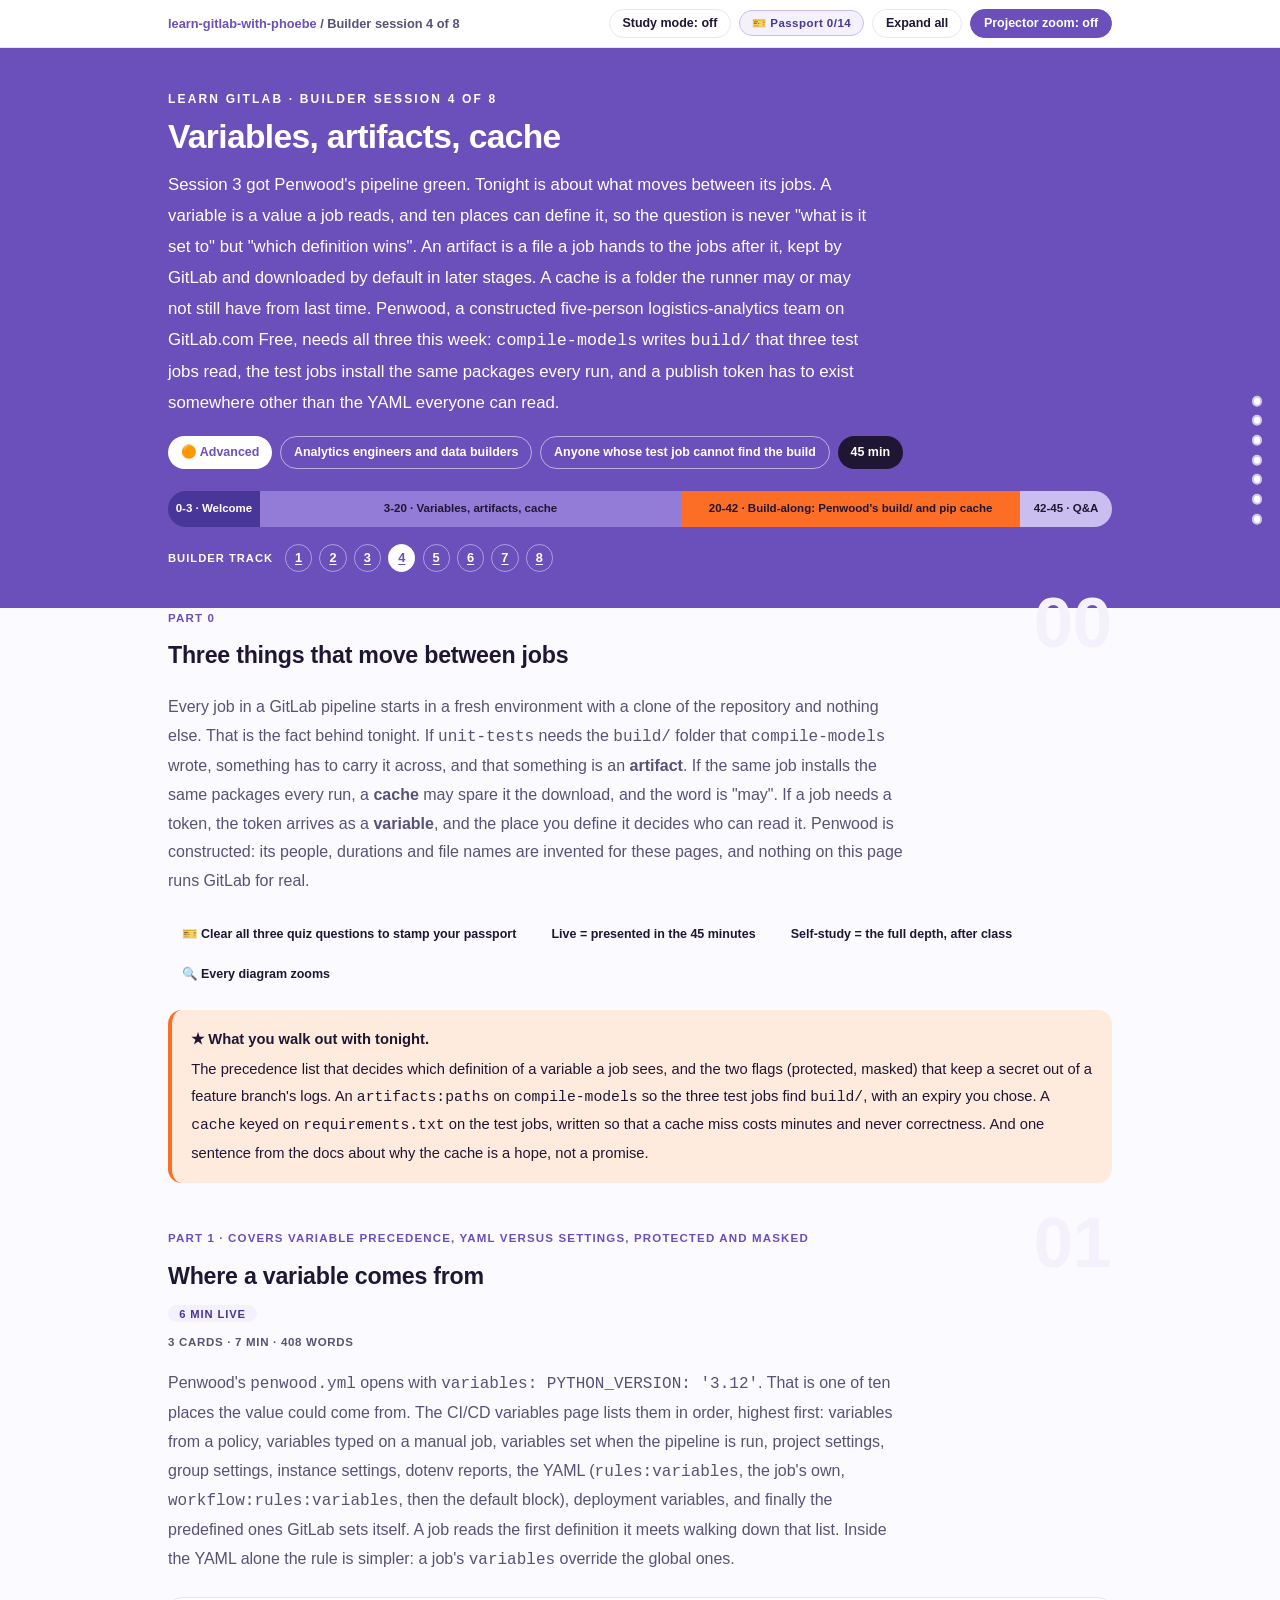
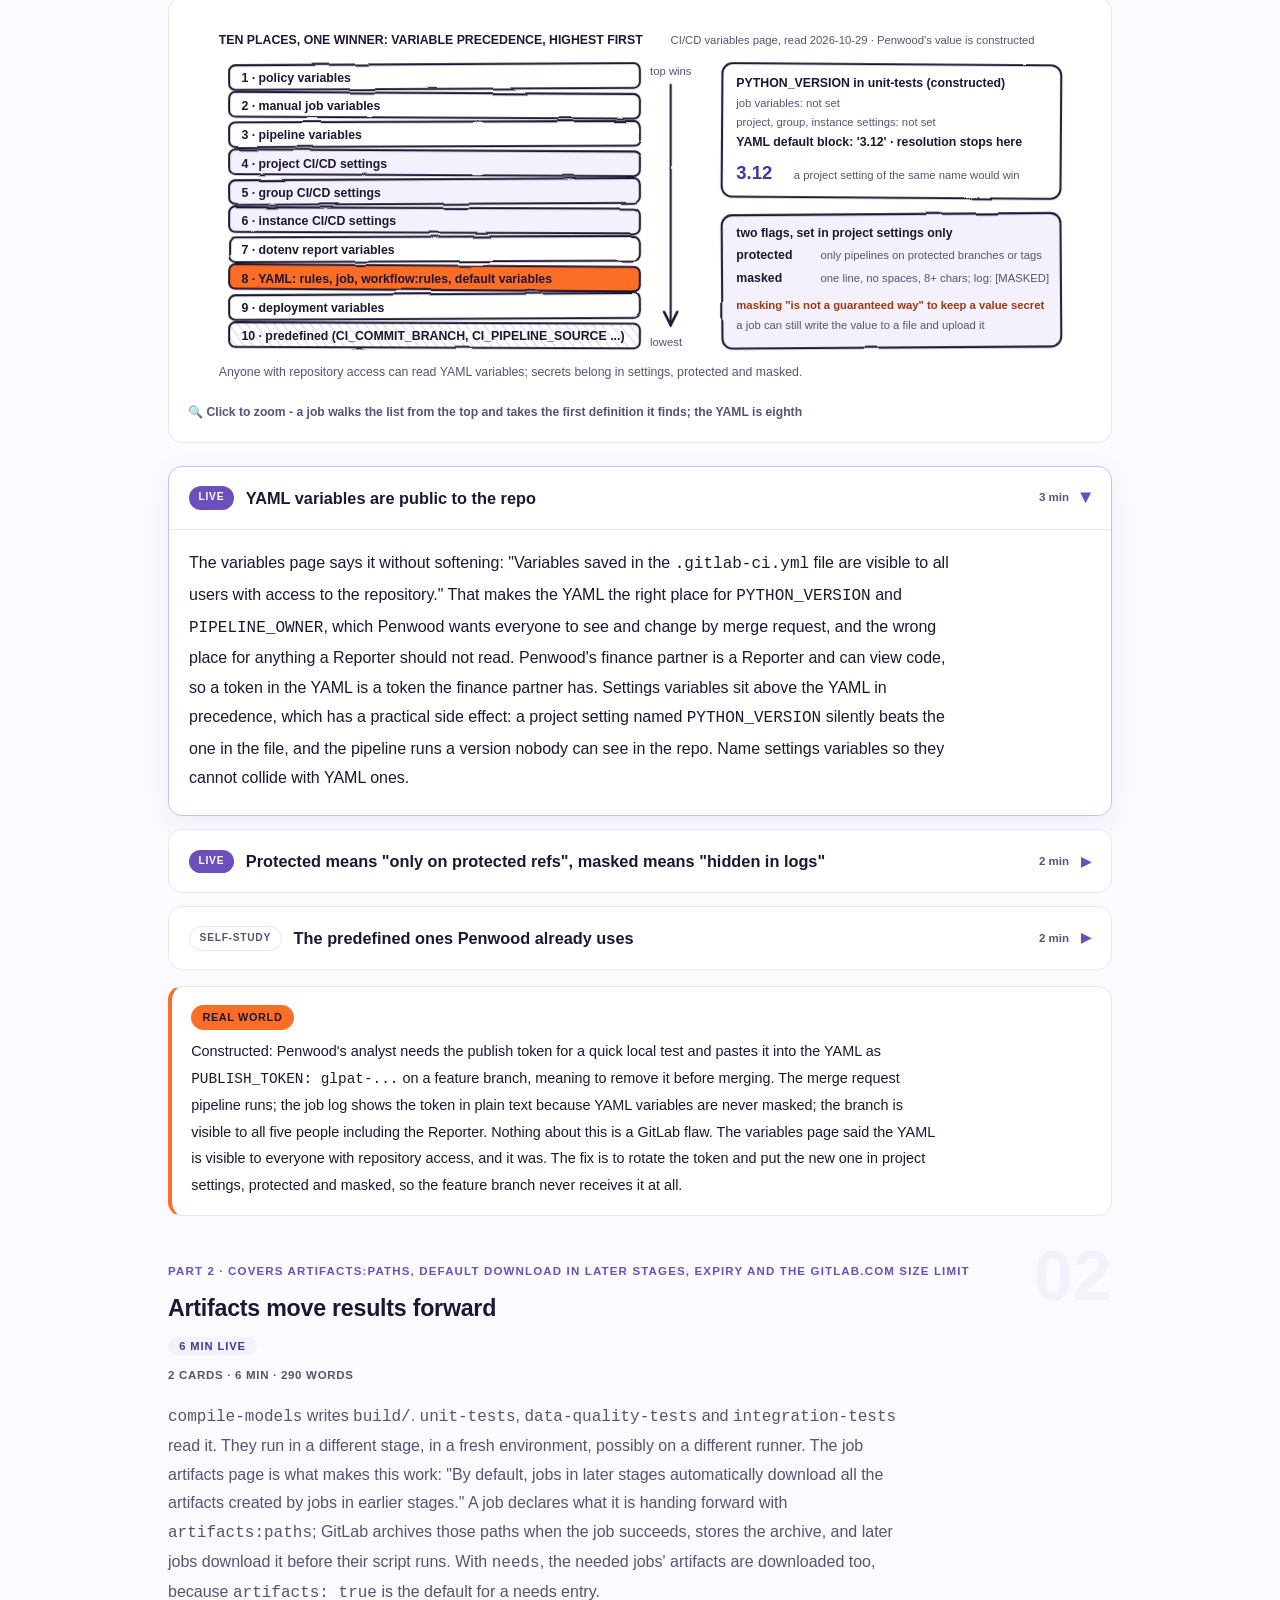
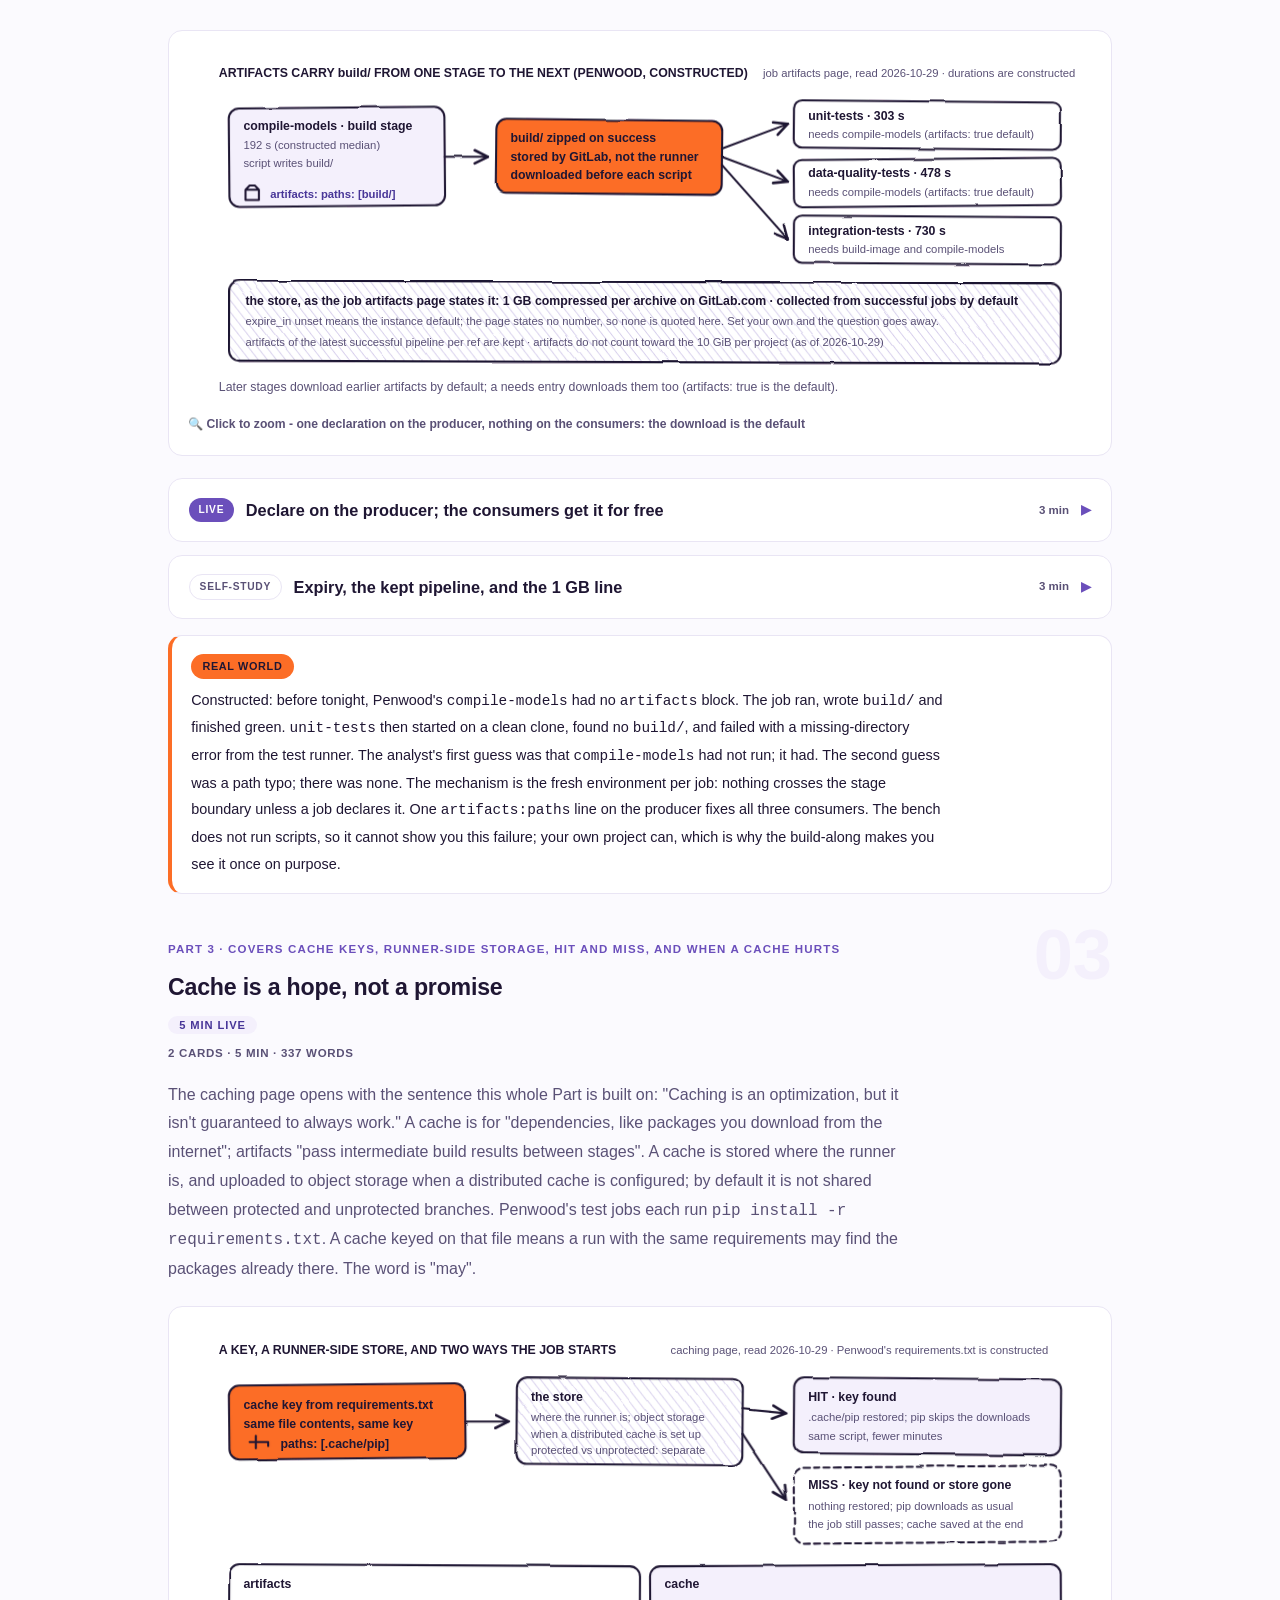
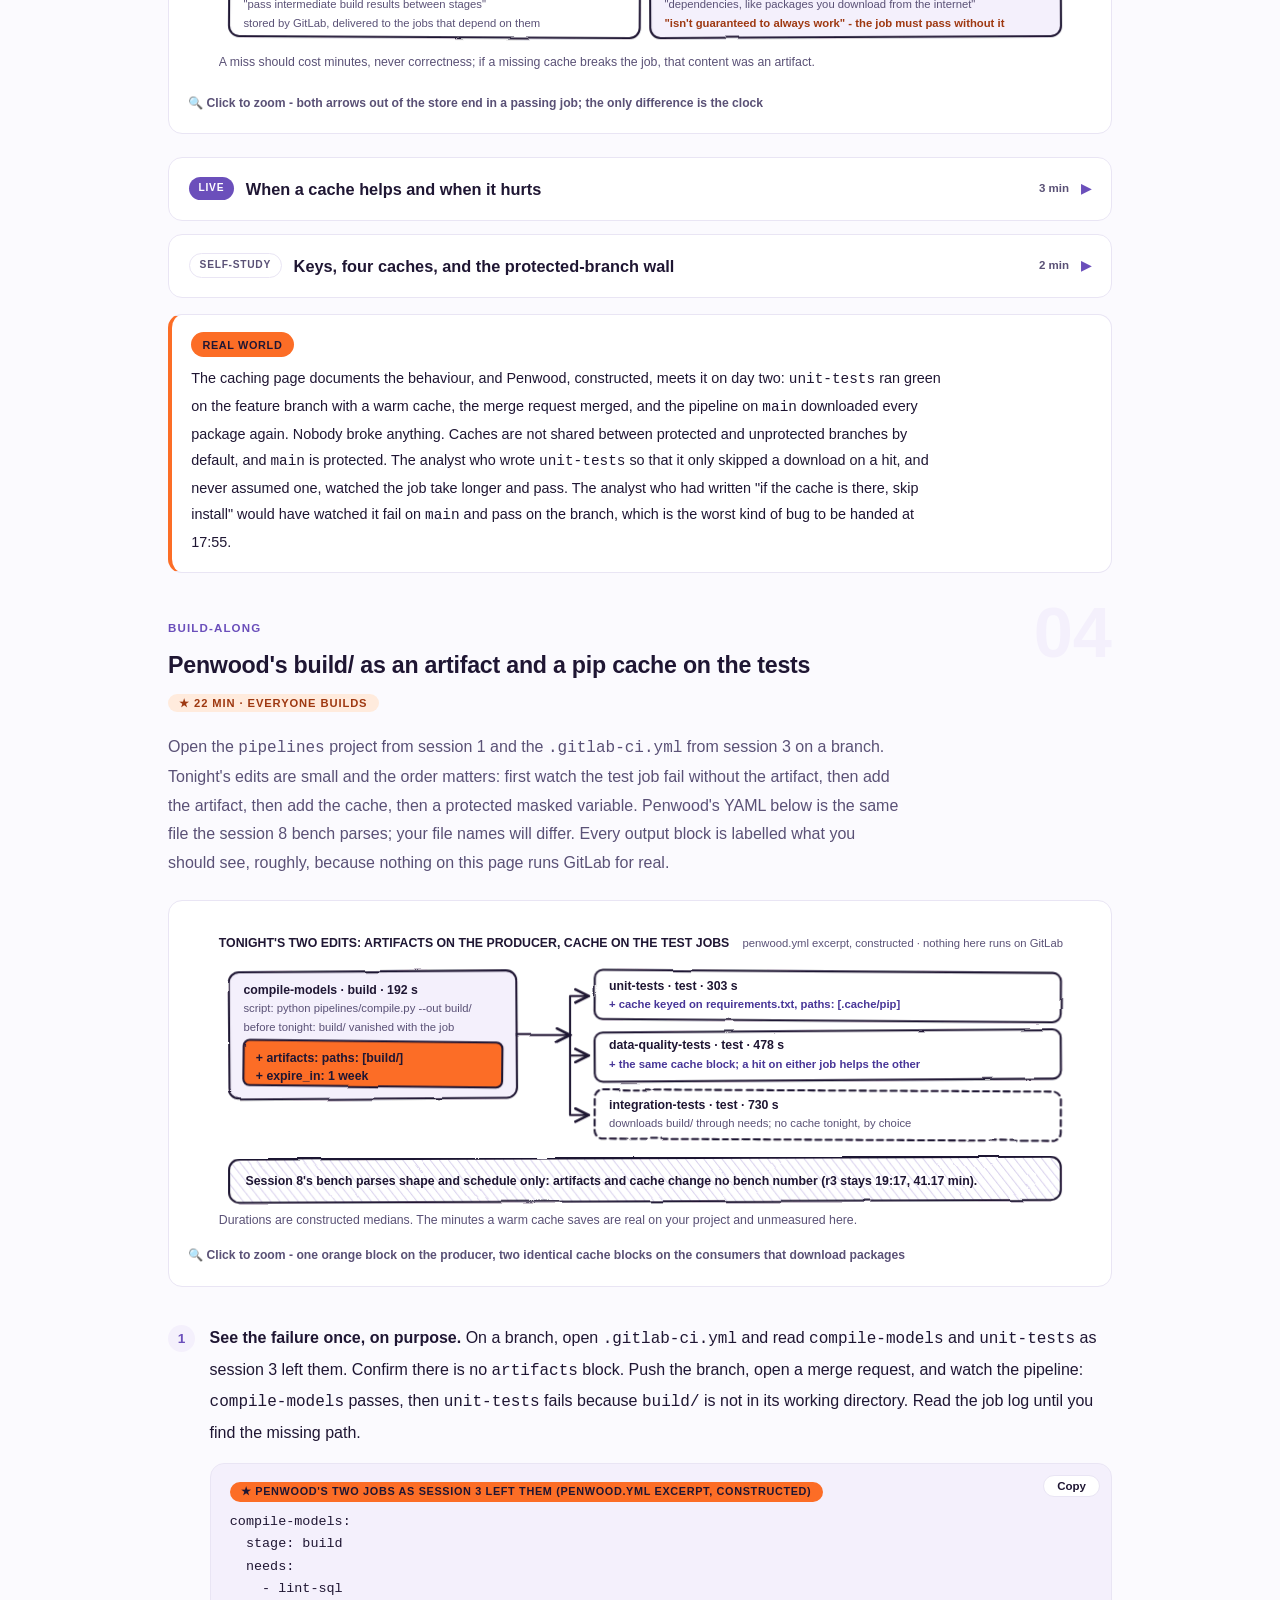
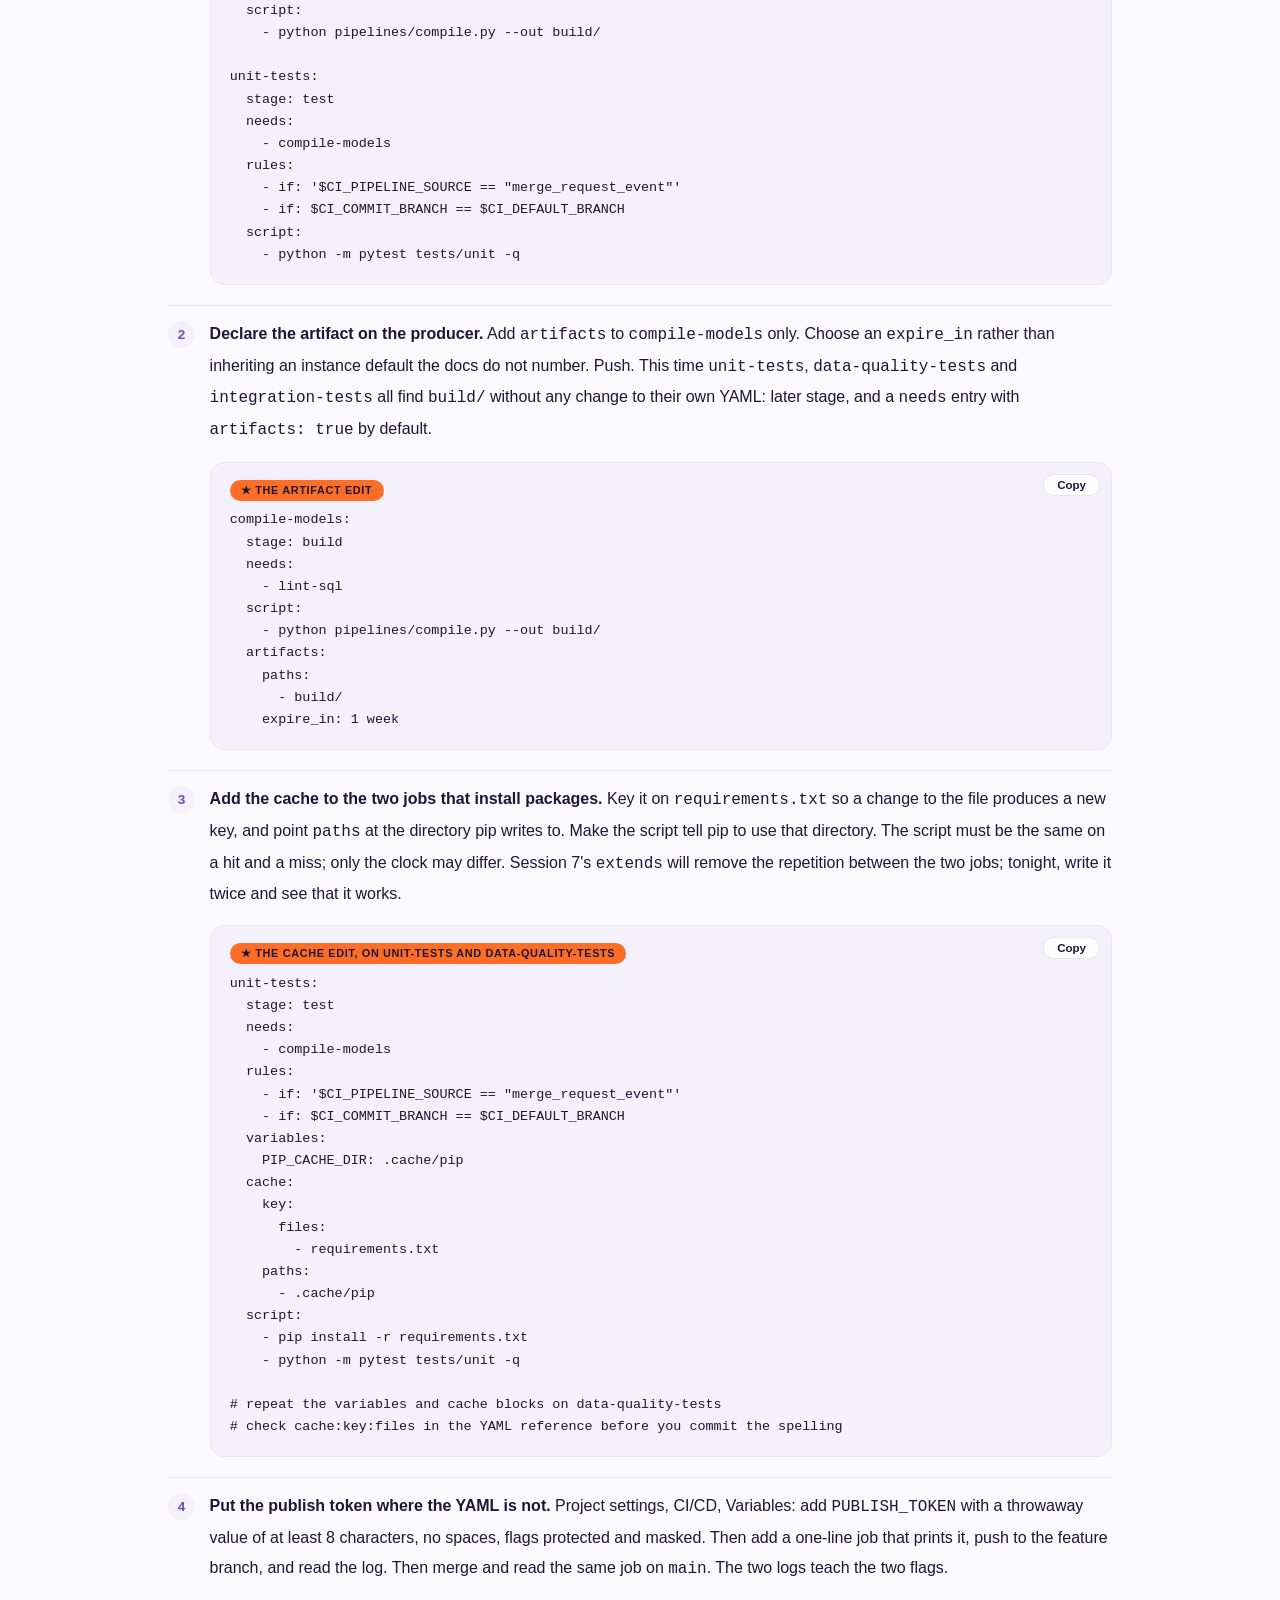
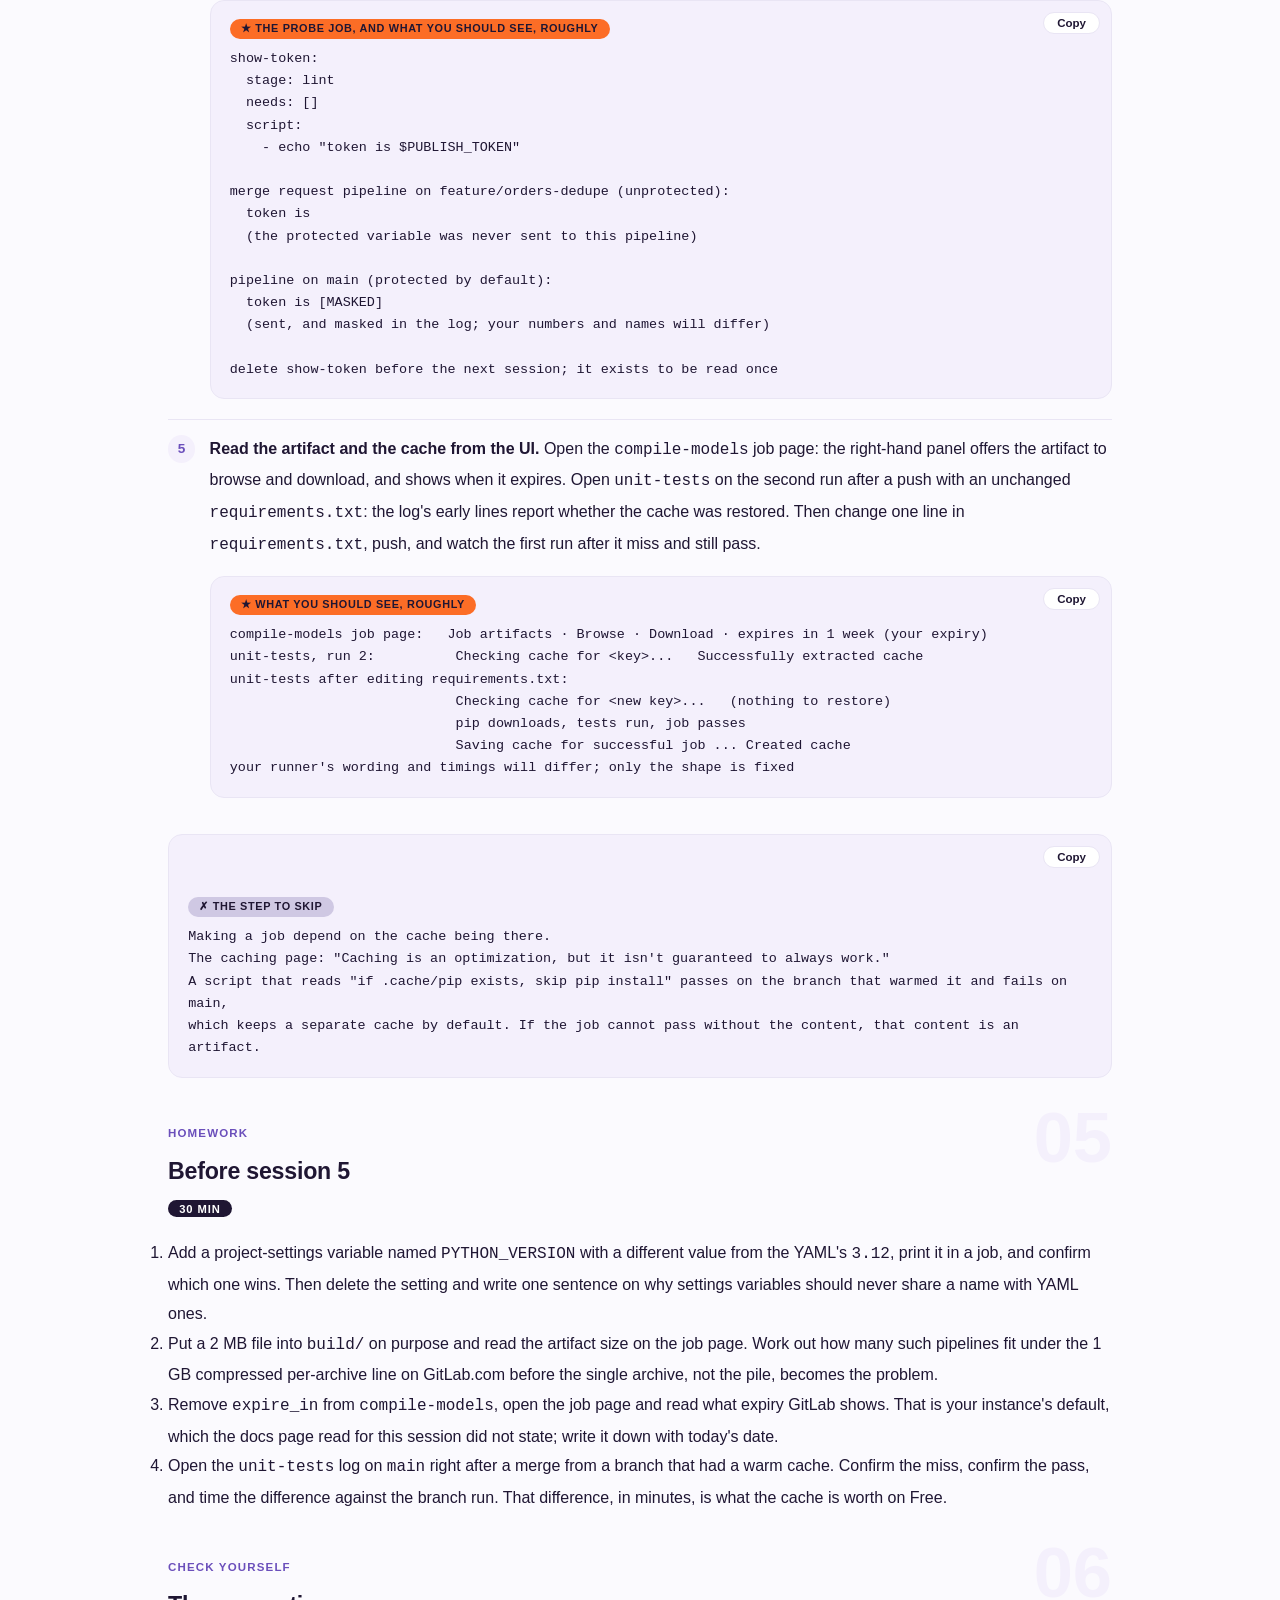
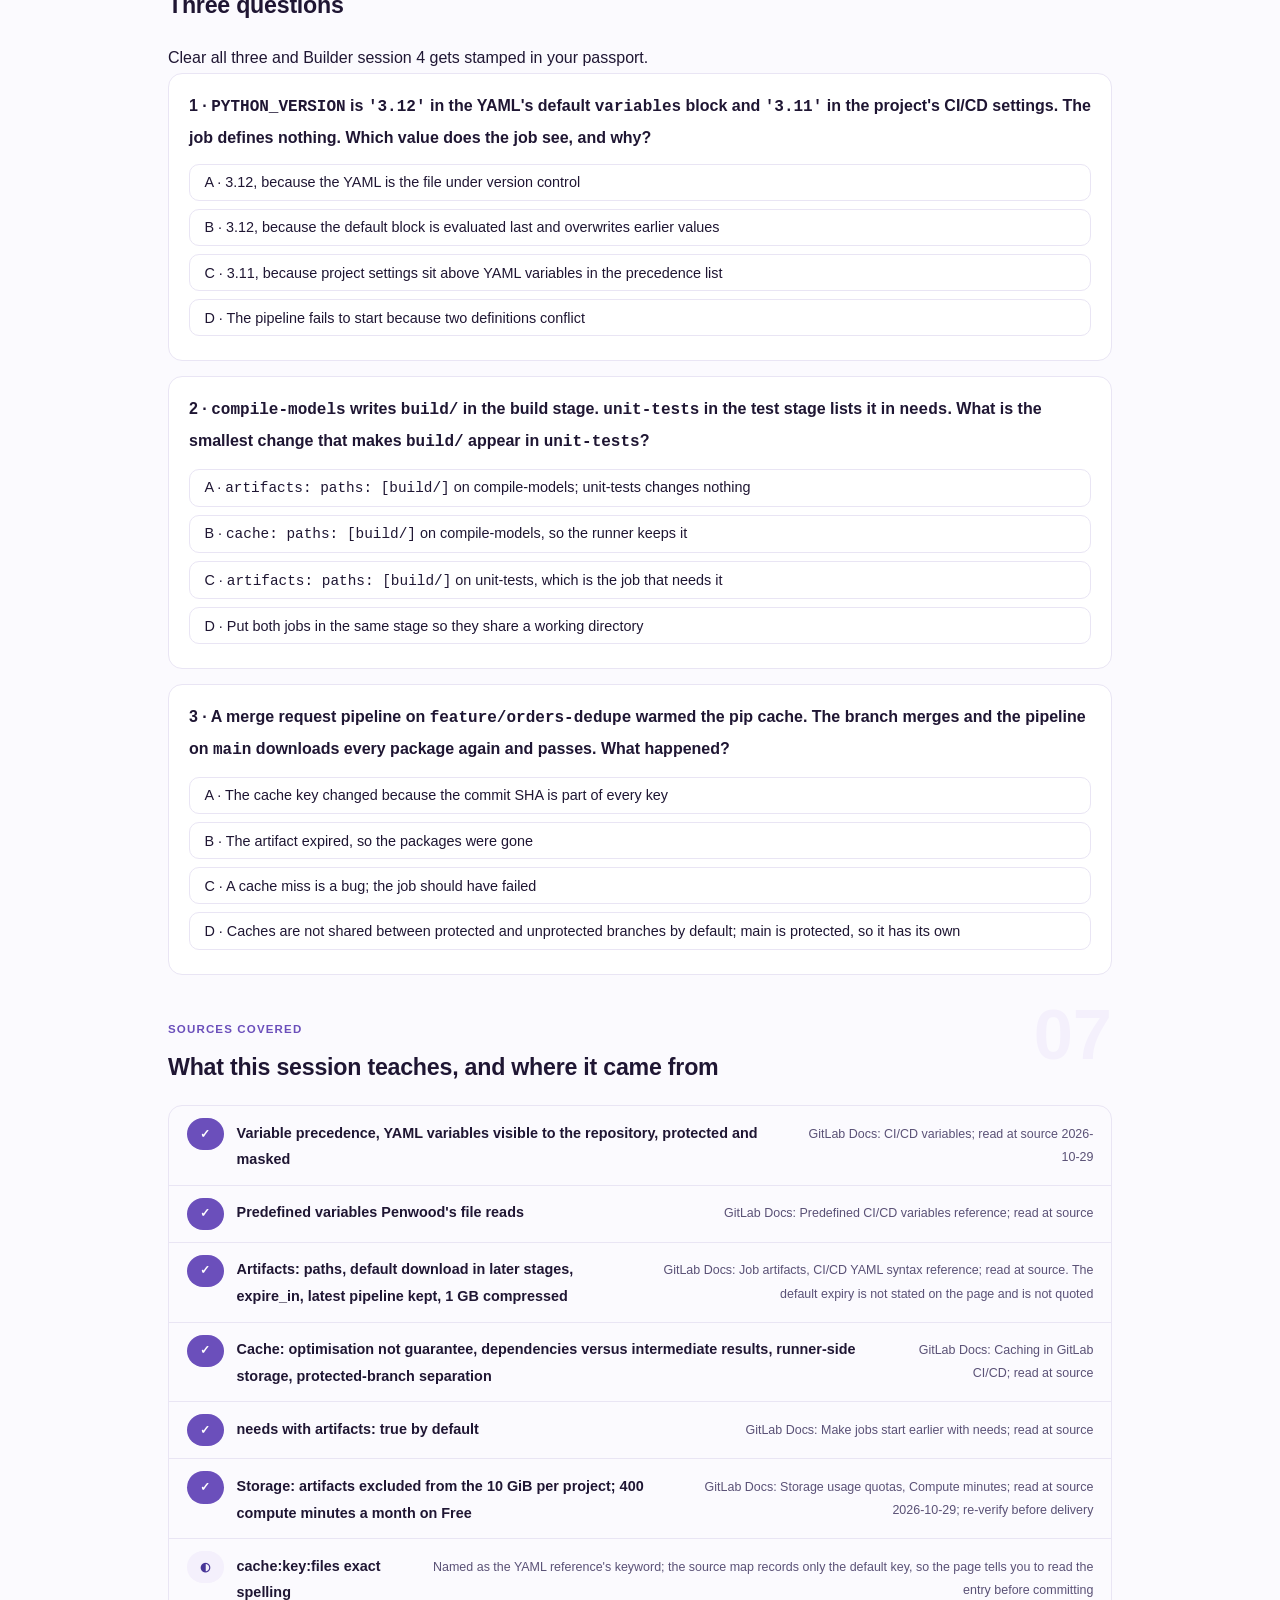
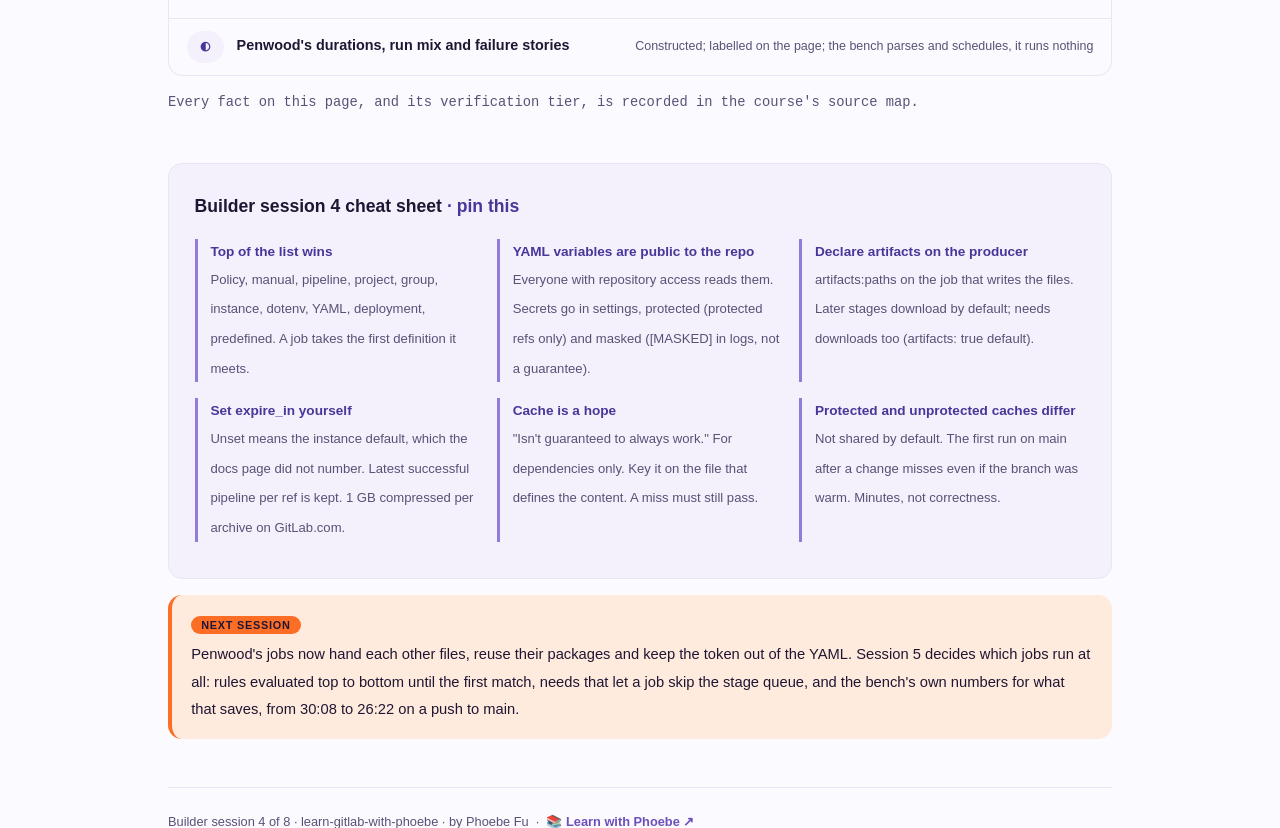
<file: courses/b4-variables-artifacts-cache.html>
<!DOCTYPE html>
<html lang="en">
<head>
<meta charset="UTF-8">
<meta name="viewport" content="width=device-width, initial-scale=1.0">
<!-- social:start -->
<meta name="description" content="Builder session 4 of 8. Where a CI/CD variable comes from and which definition wins, how artifacts carry a job's results into later stages and when they expire, and why a cache is best effort for dependencies only. Then add artifacts to compile-models and a cache keyed on requirements.txt to Penwood's test jobs. Penwood is a constructed analytics team.">
<meta property="og:type" content="article">
<meta property="og:site_name" content="Learn with Phoebe">
<meta property="og:title" content="Variables, artifacts, cache - learn gitlab with phoebe">
<meta property="og:description" content="Builder session 4 of 8. Precedence decides the variable, artifacts move results forward, cache is a hope.">
<meta property="og:url" content="https://phoebefu6.github.io/learn-gitlab-with-phoebe/courses/b4-variables-artifacts-cache.html">
<meta property="og:image" content="https://phoebefu6.github.io/learn-gitlab-with-phoebe/assets/og-cover.png">
<meta property="og:image:width" content="1200">
<meta property="og:image:height" content="630">
<meta name="twitter:card" content="summary_large_image">
<meta name="twitter:title" content="Variables, artifacts, cache - learn gitlab with phoebe">
<meta name="twitter:description" content="Builder session 4 of 8. Which variable wins, what an artifact carries, what a cache may or may not do.">
<meta name="twitter:image" content="https://phoebefu6.github.io/learn-gitlab-with-phoebe/assets/og-cover.png">
<!-- social:end -->
<title>Builder session 4 · Variables, artifacts, cache - learn gitlab with phoebe</title>
<link rel="stylesheet" href="../assets/style.css?v=1">
</head>
<body>

<div class="toolbar">
  <div class="wrap">
    <span class="crumb"><a href="../index.html">learn-gitlab-with-phoebe</a> / Builder session 4 of 8</span>
    <button class="btn" id="toggle-all" type="button">Expand all</button>
    <button class="btn primary" id="zoom-toggle" type="button">Projector zoom: off</button>
  </div>
</div>

<header class="masthead">
  <div class="wrap">
    <div class="eyebrow">Learn GitLab · Builder session 4 of 8</div>
    <h1>Variables, <span class="accent">artifacts</span>, cache</h1>
    <p class="sub">Session 3 got Penwood's pipeline green. Tonight is about what moves between its jobs. A variable is a value a job reads, and ten places can define it, so the question is never "what is it set to" but "which definition wins". An artifact is a file a job hands to the jobs after it, kept by GitLab and downloaded by default in later stages. A cache is a folder the runner may or may not still have from last time. Penwood, a constructed five-person logistics-analytics team on GitLab.com Free, needs all three this week: <code>compile-models</code> writes <code>build/</code> that three test jobs read, the test jobs install the same packages every run, and a publish token has to exist somewhere other than the YAML everyone can read.</p>
    <div class="chip-row">
      <span class="chip level">🟠 Advanced</span>
      <span class="chip audience">Analytics engineers and data builders</span>
      <span class="chip audience">Anyone whose test job cannot find the build</span>
      <span class="chip time">45 min</span>
    </div>
    <div class="agenda">
      <span class="a1" style="flex:1">0-3 · Welcome</span>
      <span class="a2" style="flex:5">3-20 · Variables, artifacts, cache</span>
      <span class="a3" style="flex:4">20-42 · Build-along: Penwood's build/ and pip cache</span>
      <span class="a4" style="flex:1">42-45 · Q&amp;A</span>
    </div>
  </div>
</header>

<main class="wrap">

  <section class="section" id="intro">
    <div class="section-kicker">
      <span class="klabel">Part 0</span>
      <h2>Three things that move between jobs</h2>
    </div>
    <p class="lede">Every job in a GitLab pipeline starts in a fresh environment with a clone of the repository and nothing else. That is the fact behind tonight. If <code>unit-tests</code> needs the <code>build/</code> folder that <code>compile-models</code> wrote, something has to carry it across, and that something is an <strong>artifact</strong>. If the same job installs the same packages every run, a <strong>cache</strong> may spare it the download, and the word is "may". If a job needs a token, the token arrives as a <strong>variable</strong>, and the place you define it decides who can read it. Penwood is constructed: its people, durations and file names are invented for these pages, and nothing on this page runs GitLab for real.</p>

    <div class="legend">
      <span class="pill">🎫 Clear all three quiz questions to stamp your passport</span>
      <span class="pill">Live = presented in the 45 minutes</span>
      <span class="pill">Self-study = the full depth, after class</span>
      <span class="pill">🔍 Every diagram zooms</span>
    </div>

    <div class="callout win">
      <p><strong>★ What you walk out with tonight.</strong> The precedence list that decides which definition of a variable a job sees, and the two flags (protected, masked) that keep a secret out of a feature branch's logs. An <code>artifacts:paths</code> on <code>compile-models</code> so the three test jobs find <code>build/</code>, with an expiry you chose. A <code>cache</code> keyed on <code>requirements.txt</code> on the test jobs, written so that a cache miss costs minutes and never correctness. And one sentence from the docs about why the cache is a hope, not a promise.</p>
    </div>
  </section>

  <section class="section" id="part-1">
    <div class="section-kicker">
      <span class="klabel">Part 1 · covers variable precedence, YAML versus settings, protected and masked</span>
      <h2>Where a variable comes from</h2>
      <span class="tag concept">6 min live</span>
    </div>
    <p class="lede">Penwood's <code>penwood.yml</code> opens with <code>variables: PYTHON_VERSION: '3.12'</code>. That is one of ten places the value could come from. The CI/CD variables page lists them in order, highest first: variables from a policy, variables typed on a manual job, variables set when the pipeline is run, project settings, group settings, instance settings, dotenv reports, the YAML (<code>rules:variables</code>, the job's own, <code>workflow:rules:variables</code>, then the default block), deployment variables, and finally the predefined ones GitLab sets itself. A job reads the first definition it meets walking down that list. Inside the YAML alone the rule is simpler: a job's <code>variables</code> override the global ones.</p>

    <figure class="zoomable">
      <svg viewBox="0 0 880 364" xmlns="http://www.w3.org/2000/svg" role="img" aria-label="A hand-drawn stack of ten layers, highest precedence at the top: policy variables, manual job variables, pipeline variables, project settings, group settings, instance settings, dotenv reports, YAML variables, deployment variables, predefined variables. An arrow reads down the stack. The YAML layer is highlighted in orange because that is where Penwood's constructed PYTHON_VERSION resolves: the job sets nothing, project settings set nothing, the YAML default block says 3.12, and resolution stops there. A side panel lists the two flags set in project settings: protected, sent only to pipelines on protected branches or tags, and masked, printed as [MASKED] in logs, which the docs call not a guaranteed way to keep a value secret.">
        <defs>
          <filter id="b4aSk" x="-3%" y="-3%" width="106%" height="106%"><feTurbulence type="fractalNoise" baseFrequency="0.02" numOctaves="2" seed="53" result="n"/><feDisplacementMap in="SourceGraphic" in2="n" scale="2.4" xChannelSelector="R" yChannelSelector="G"/></filter>
          <pattern id="b4aHc" patternUnits="userSpaceOnUse" width="7" height="7" patternTransform="rotate(-38)"><line x1="0" y1="0" x2="0" y2="7" stroke="#6B4FBB" stroke-width="1" opacity=".5"/></pattern>
          <marker id="b4aAr" viewBox="0 0 10 10" refX="9" refY="5" markerWidth="8" markerHeight="8" orient="auto"><path d="M1 1 L9 5 L1 9" fill="none" stroke="#1F1633" stroke-width="1.6" stroke-linecap="round"/></marker>
        </defs>
        <style>
          .b4aH { font: 800 12px Inter, sans-serif; fill: #1F1633; }
          .b4aL { font: 600 12px Inter, sans-serif; fill: #1F1633; }
          .b4aS { font: 400 11px Inter, sans-serif; fill: #5A5176; }
          .b4aB { font: 800 11px Inter, sans-serif; fill: #9E3811; }
          .b4aV { font: 800 18px Inter, sans-serif; fill: #483698; }
          .b4aN { font: 400 12px Inter, sans-serif; fill: #5A5176; }
        </style>

        <text class="b4aH" x="30" y="26">TEN PLACES, ONE WINNER: VARIABLE PRECEDENCE, HIGHEST FIRST</text>
        <text class="b4aS" x="470" y="26">CI/CD variables page, read 2026-10-29 · Penwood's value is constructed</text>

        <g filter="url(#b4aSk)" fill="none" stroke="#1F1633" stroke-width="2" stroke-linecap="round" stroke-linejoin="round">
          <rect x="40" y="46" width="400" height="24" rx="6" transform="rotate(-0.3 240 58)" fill="#FFFFFF"/>
          <rect x="40" y="74" width="400" height="24" rx="6" transform="rotate(0.3 240 86)" fill="#FFFFFF"/>
          <rect x="40" y="102" width="400" height="24" rx="6" transform="rotate(-0.2 240 114)" fill="#FFFFFF"/>
          <rect x="40" y="130" width="400" height="24" rx="6" transform="rotate(0.3 240 142)" fill="#F4F0FC"/>
          <rect x="40" y="158" width="400" height="24" rx="6" transform="rotate(-0.3 240 170)" fill="#F4F0FC"/>
          <rect x="40" y="186" width="400" height="24" rx="6" transform="rotate(0.2 240 198)" fill="#F4F0FC"/>
          <rect x="40" y="214" width="400" height="24" rx="6" transform="rotate(-0.2 240 226)" fill="#FFFFFF"/>
          <rect x="40" y="242" width="400" height="24" rx="6" transform="rotate(0.4 240 254)" fill="#FC6D26"/>
          <rect x="40" y="270" width="400" height="24" rx="6" transform="rotate(-0.3 240 282)" fill="#FFFFFF"/>
          <rect x="40" y="298" width="400" height="24" rx="6" transform="rotate(0.2 240 310)" fill="url(#b4aHc)"/>
          <path d="M470 66 L470 300" marker-end="url(#b4aAr)"/>
          <rect x="520" y="46" width="330" height="130" rx="10" transform="rotate(0.4 685 111)" fill="#FFFFFF"/>
          <rect x="520" y="192" width="330" height="130" rx="10" transform="rotate(-0.4 685 257)" fill="#F4F0FC"/>
        </g>

        <text class="b4aS" x="450" y="56">top wins</text>
        <text class="b4aS" x="450" y="320">lowest</text>

        <text class="b4aL" x="52" y="63">1 · policy variables</text>
        <text class="b4aL" x="52" y="91">2 · manual job variables</text>
        <text class="b4aL" x="52" y="119">3 · pipeline variables</text>
        <text class="b4aL" x="52" y="147">4 · project CI/CD settings</text>
        <text class="b4aL" x="52" y="175">5 · group CI/CD settings</text>
        <text class="b4aL" x="52" y="203">6 · instance CI/CD settings</text>
        <text class="b4aL" x="52" y="231">7 · dotenv report variables</text>
        <text class="b4aL" x="52" y="259">8 · YAML: rules, job, workflow:rules, default variables</text>
        <text class="b4aL" x="52" y="287">9 · deployment variables</text>
        <text class="b4aL" x="52" y="315">10 · predefined (CI_COMMIT_BRANCH, CI_PIPELINE_SOURCE ...)</text>

        <text class="b4aH" x="534" y="68">PYTHON_VERSION in unit-tests (constructed)</text>
        <text class="b4aS" x="534" y="88">job variables: not set</text>
        <text class="b4aS" x="534" y="106">project, group, instance settings: not set</text>
        <text class="b4aL" x="534" y="126">YAML default block: '3.12' · resolution stops here</text>
        <text class="b4aV" x="534" y="158">3.12</text>
        <text class="b4aS" x="590" y="158">a project setting of the same name would win</text>

        <text class="b4aH" x="534" y="214">two flags, set in project settings only</text>
        <text class="b4aL" x="534" y="236">protected</text>
        <text class="b4aS" x="616" y="236">only pipelines on protected branches or tags</text>
        <text class="b4aL" x="534" y="258">masked</text>
        <text class="b4aS" x="616" y="258">one line, no spaces, 8+ chars; log: [MASKED]</text>
        <text class="b4aB" x="534" y="284">masking "is not a guaranteed way" to keep a value secret</text>
        <text class="b4aS" x="534" y="304">a job can still write the value to a file and upload it</text>

        <text class="b4aN" x="30" y="350">Anyone with repository access can read YAML variables; secrets belong in settings, protected and masked.</text>
      </svg>
      <figcaption>🔍 Click to zoom - a job walks the list from the top and takes the first definition it finds; the YAML is eighth</figcaption>
    </figure>

    <details class="card" open>
      <summary><span class="mode live">Live</span> YAML variables are public to the repo <span class="mini">3 min</span><span class="caret">▶</span></summary>
      <div class="body">
        <p>The variables page says it without softening: "Variables saved in the <code>.gitlab-ci.yml</code> file are visible to all users with access to the repository." That makes the YAML the right place for <code>PYTHON_VERSION</code> and <code>PIPELINE_OWNER</code>, which Penwood wants everyone to see and change by merge request, and the wrong place for anything a Reporter should not read. Penwood's finance partner is a Reporter and can view code, so a token in the YAML is a token the finance partner has. Settings variables sit above the YAML in precedence, which has a practical side effect: a project setting named <code>PYTHON_VERSION</code> silently beats the one in the file, and the pipeline runs a version nobody can see in the repo. Name settings variables so they cannot collide with YAML ones.</p>
      </div>
    </details>

    <details class="card">
      <summary><span class="mode live">Live</span> Protected means "only on protected refs", masked means "hidden in logs" <span class="mini">2 min</span><span class="caret">▶</span></summary>
      <div class="body">
        <p>The two flags on a settings variable do different jobs. A <strong>protected</strong> variable is passed only to pipelines running on protected branches or tags. Since <code>main</code> is protected by default (session 1 saw the rule), Penwood's publish token marked protected exists on a push to <code>main</code> and does not exist in a merge request pipeline from <code>feature/orders-dedupe</code>. That is the point: a feature branch anyone with Developer can push to never receives the token. A <strong>masked</strong> variable must be a single line with no spaces and at least 8 characters, and the job log prints <code>[MASKED]</code> where the value would appear. The page then says masking "is not a guaranteed way to prevent malicious users from accessing variable values". A script that base64-encodes the value, or writes it to a file that becomes an artifact, defeats masking without trying. Protected is the control; masked is a courtesy to whoever reads the log.</p>
      </div>
    </details>

    <details class="card">
      <summary><span class="mode self">Self-study</span> The predefined ones Penwood already uses <span class="mini">2 min</span><span class="caret">▶</span></summary>
      <div class="body">
        <p>At the bottom of the precedence list sit the variables GitLab defines for every job. Penwood's file already reads four of them. <code>CI_PIPELINE_SOURCE</code> is <code>merge_request_event</code> in a merge request pipeline and <code>push</code> for a push. <code>CI_COMMIT_BRANCH</code> is "Available in branch pipelines, including pipelines for the default branch" and is not set in merge request or tag pipelines, which is why the publish and deploy jobs with <code>$CI_COMMIT_BRANCH == $CI_DEFAULT_BRANCH</code> are never added to a merge request pipeline (session 5 reads that off the bench). <code>CI_REGISTRY_IMAGE</code> is the "Base address for the container registry", set only when the registry is enabled (session 7). <code>CI_COMMIT_SHORT_SHA</code> tags the image. Because these are lowest in precedence, defining your own <code>CI_COMMIT_BRANCH</code> in the YAML would override GitLab's; nothing stops you, and nothing good follows.</p>
      </div>
    </details>

    <div class="callout example">
      <span class="ex-pill">Real world</span>
      <p>Constructed: Penwood's analyst needs the publish token for a quick local test and pastes it into the YAML as <code>PUBLISH_TOKEN: glpat-...</code> on a feature branch, meaning to remove it before merging. The merge request pipeline runs; the job log shows the token in plain text because YAML variables are never masked; the branch is visible to all five people including the Reporter. Nothing about this is a GitLab flaw. The variables page said the YAML is visible to everyone with repository access, and it was. The fix is to rotate the token and put the new one in project settings, protected and masked, so the feature branch never receives it at all.</p>
    </div>
  </section>

  <section class="section" id="part-2">
    <div class="section-kicker">
      <span class="klabel">Part 2 · covers artifacts:paths, default download in later stages, expiry and the GitLab.com size limit</span>
      <h2>Artifacts move results forward</h2>
      <span class="tag concept">6 min live</span>
    </div>
    <p class="lede"><code>compile-models</code> writes <code>build/</code>. <code>unit-tests</code>, <code>data-quality-tests</code> and <code>integration-tests</code> read it. They run in a different stage, in a fresh environment, possibly on a different runner. The job artifacts page is what makes this work: "By default, jobs in later stages automatically download all the artifacts created by jobs in earlier stages." A job declares what it is handing forward with <code>artifacts:paths</code>; GitLab archives those paths when the job succeeds, stores the archive, and later jobs download it before their script runs. With <code>needs</code>, the needed jobs' artifacts are downloaded too, because <code>artifacts: true</code> is the default for a needs entry.</p>

    <figure class="zoomable">
      <svg viewBox="0 0 880 344" xmlns="http://www.w3.org/2000/svg" role="img" aria-label="A hand-drawn flow. On the left, the constructed job compile-models in the build stage, 192 seconds, declares artifacts paths build slash. An arrow carries build slash as an orange archive to the right, where it fans out to three test-stage jobs: unit-tests, data-quality-tests and integration-tests, each downloading the archive before its script runs because each needs compile-models and artifacts true is the default. Below, a hatched panel states the store's rules from the job artifacts page: 1 GB compressed per archive on GitLab.com, collected from successful jobs by default, expire_in unset means the instance default with no number stated, artifacts of the latest successful pipeline per ref are kept, and artifacts do not count toward the 10 GiB project storage.">
        <defs>
          <filter id="b4bSk" x="-3%" y="-3%" width="106%" height="106%"><feTurbulence type="fractalNoise" baseFrequency="0.02" numOctaves="2" seed="59" result="n"/><feDisplacementMap in="SourceGraphic" in2="n" scale="2.4" xChannelSelector="R" yChannelSelector="G"/></filter>
          <pattern id="b4bHc" patternUnits="userSpaceOnUse" width="7" height="7" patternTransform="rotate(-38)"><line x1="0" y1="0" x2="0" y2="7" stroke="#6B4FBB" stroke-width="1" opacity=".5"/></pattern>
          <marker id="b4bAr" viewBox="0 0 10 10" refX="9" refY="5" markerWidth="8" markerHeight="8" orient="auto"><path d="M1 1 L9 5 L1 9" fill="none" stroke="#1F1633" stroke-width="1.6" stroke-linecap="round"/></marker>
        </defs>
        <style>
          .b4bH { font: 800 12px Inter, sans-serif; fill: #1F1633; }
          .b4bL { font: 600 12px Inter, sans-serif; fill: #1F1633; }
          .b4bS { font: 400 11px Inter, sans-serif; fill: #5A5176; }
          .b4bA { font: 700 11px Inter, sans-serif; fill: #483698; }
          .b4bN { font: 400 12px Inter, sans-serif; fill: #5A5176; }
        </style>

        <text class="b4bH" x="30" y="26">ARTIFACTS CARRY build/ FROM ONE STAGE TO THE NEXT (PENWOOD, CONSTRUCTED)</text>
        <text class="b4bS" x="560" y="26">job artifacts page, read 2026-10-29 · durations are constructed</text>

        <g filter="url(#b4bSk)" fill="none" stroke="#1F1633" stroke-width="2" stroke-linecap="round" stroke-linejoin="round">
          <rect x="40" y="56" width="210" height="96" rx="10" transform="rotate(-0.5 145 104)" fill="#F4F0FC"/>
          <path d="M56 136 L70 136 L70 146 L56 146 Z M56 136 L60 132 L66 132 L70 136"/>
          <path d="M250 104 L292 104" marker-end="url(#b4bAr)"/>
          <rect x="300" y="68" width="220" height="72" rx="10" transform="rotate(0.6 410 104)" fill="#FC6D26"/>
          <path d="M520 96 L584 72" marker-end="url(#b4bAr)"/>
          <path d="M520 104 L584 128" marker-end="url(#b4bAr)"/>
          <path d="M520 112 L584 184" marker-end="url(#b4bAr)"/>
          <rect x="590" y="50" width="260" height="46" rx="8" transform="rotate(0.5 720 73)" fill="#FFFFFF"/>
          <rect x="590" y="106" width="260" height="46" rx="8" transform="rotate(-0.5 720 129)" fill="#FFFFFF"/>
          <rect x="590" y="162" width="260" height="46" rx="8" transform="rotate(0.4 720 185)" fill="#FFFFFF"/>
          <rect x="40" y="226" width="810" height="78" rx="10" transform="rotate(0.2 445 265)" fill="url(#b4bHc)"/>
        </g>

        <text class="b4bL" x="54" y="78">compile-models · build stage</text>
        <text class="b4bS" x="54" y="96">192 s (constructed median)</text>
        <text class="b4bS" x="54" y="114">script writes build/</text>
        <text class="b4bA" x="80" y="144">artifacts: paths: [build/]</text>

        <text class="b4bL" x="314" y="90">build/ zipped on success</text>
        <text class="b4bL" x="314" y="108">stored by GitLab, not the runner</text>
        <text class="b4bL" x="314" y="126">downloaded before each script</text>

        <text class="b4bL" x="604" y="68">unit-tests · 303 s</text>
        <text class="b4bS" x="604" y="86">needs compile-models (artifacts: true default)</text>
        <text class="b4bL" x="604" y="124">data-quality-tests · 478 s</text>
        <text class="b4bS" x="604" y="142">needs compile-models (artifacts: true default)</text>
        <text class="b4bL" x="604" y="180">integration-tests · 730 s</text>
        <text class="b4bS" x="604" y="198">needs build-image and compile-models</text>

        <text class="b4bL" x="56" y="248">the store, as the job artifacts page states it: 1 GB compressed per archive on GitLab.com · collected from successful jobs by default</text>
        <text class="b4bS" x="56" y="268">expire_in unset means the instance default; the page states no number, so none is quoted here. Set your own and the question goes away.</text>
        <text class="b4bS" x="56" y="288">artifacts of the latest successful pipeline per ref are kept · artifacts do not count toward the 10 GiB per project (as of 2026-10-29)</text>

        <text class="b4bN" x="30" y="332">Later stages download earlier artifacts by default; a needs entry downloads them too (artifacts: true is the default).</text>
      </svg>
      <figcaption>🔍 Click to zoom - one declaration on the producer, nothing on the consumers: the download is the default</figcaption>
    </figure>

    <details class="card">
      <summary><span class="mode live">Live</span> Declare on the producer; the consumers get it for free <span class="mini">3 min</span><span class="caret">▶</span></summary>
      <div class="body">
        <p>All the work is on <code>compile-models</code>: <code>artifacts: paths: - build/</code>. The three test jobs change nothing and still find <code>build/</code> in their working directory, for two reasons that both apply here. They are in a later stage, so the default download covers them. And each one lists <code>compile-models</code> in <code>needs</code>, and a needs entry downloads that job's artifacts unless you write <code>artifacts: false</code>. Artifacts are "collected from successful jobs by default", so if <code>compile-models</code> fails there is no archive, and the test jobs do not run anyway because the stage did not succeed. The archive is stored by GitLab, not left on the runner, which is the difference from a cache and the reason an artifact is a promise.</p>
      </div>
    </details>

    <details class="card">
      <summary><span class="mode self">Self-study</span> Expiry, the kept pipeline, and the 1 GB line <span class="mini">3 min</span><span class="caret">▶</span></summary>
      <div class="body">
        <p><code>expire_in</code> says how long GitLab keeps the archive after the job finishes. Leave it out and the instance default applies; the page read on 2026-10-29 does not state what that default is on GitLab.com, so no number is quoted here, and the honest move is to set one. Penwood uses <code>1 week</code> on <code>build/</code>: long enough to debug a failed Friday pipeline on Monday, short enough that forty pipelines a month do not pile up. Two more rules from the page. Artifacts of the latest successful pipeline per ref are kept regardless of expiry, so the newest green <code>main</code> always has its <code>build/</code> to download. And on GitLab.com an archive is limited to "1 GB compressed"; a <code>build/</code> that holds compiled SQL models is kilobytes, a <code>build/</code> that someone adds a sample parquet file to is not. The storage quotas page adds, as of 2026-10-29, that artifacts are excluded from the 10 GiB per project count that only the repository and LFS fill; re-verify the tier page before relying on it.</p>
      </div>
    </details>

    <div class="callout example">
      <span class="ex-pill">Real world</span>
      <p>Constructed: before tonight, Penwood's <code>compile-models</code> had no <code>artifacts</code> block. The job ran, wrote <code>build/</code> and finished green. <code>unit-tests</code> then started on a clean clone, found no <code>build/</code>, and failed with a missing-directory error from the test runner. The analyst's first guess was that <code>compile-models</code> had not run; it had. The second guess was a path typo; there was none. The mechanism is the fresh environment per job: nothing crosses the stage boundary unless a job declares it. One <code>artifacts:paths</code> line on the producer fixes all three consumers. The bench does not run scripts, so it cannot show you this failure; your own project can, which is why the build-along makes you see it once on purpose.</p>
    </div>
  </section>

  <section class="section" id="part-3">
    <div class="section-kicker">
      <span class="klabel">Part 3 · covers cache keys, runner-side storage, hit and miss, and when a cache hurts</span>
      <h2>Cache is a hope, not a promise</h2>
      <span class="tag concept">5 min live</span>
    </div>
    <p class="lede">The caching page opens with the sentence this whole Part is built on: "Caching is an optimization, but it isn't guaranteed to always work." A cache is for "dependencies, like packages you download from the internet"; artifacts "pass intermediate build results between stages". A cache is stored where the runner is, and uploaded to object storage when a distributed cache is configured; by default it is not shared between protected and unprotected branches. Penwood's test jobs each run <code>pip install -r requirements.txt</code>. A cache keyed on that file means a run with the same requirements may find the packages already there. The word is "may".</p>

    <figure class="zoomable">
      <svg viewBox="0 0 880 346" xmlns="http://www.w3.org/2000/svg" role="img" aria-label="A hand-drawn mechanism in two rows. Top row: an orange key box reads cache key from requirements.txt, same file contents same key. An arrow leads to a hatched store labelled where the runner is, object storage with a distributed cache, not shared between protected and unprotected branches by default. Two arrows leave the store: hit, key found, pip restores from .cache/pip and skips downloads; miss, key not found, nothing restored, pip downloads as usual, the job still passes and the cache is saved at the end. Bottom row: two panels contrast artifacts, intermediate build results delivered to later jobs that depend on them, with cache, dependencies downloaded from the internet, which the docs say is not guaranteed to always work.">
        <defs>
          <filter id="b4cSk" x="-3%" y="-3%" width="106%" height="106%"><feTurbulence type="fractalNoise" baseFrequency="0.02" numOctaves="2" seed="61" result="n"/><feDisplacementMap in="SourceGraphic" in2="n" scale="2.4" xChannelSelector="R" yChannelSelector="G"/></filter>
          <pattern id="b4cHc" patternUnits="userSpaceOnUse" width="7" height="7" patternTransform="rotate(-38)"><line x1="0" y1="0" x2="0" y2="7" stroke="#6B4FBB" stroke-width="1" opacity=".5"/></pattern>
          <marker id="b4cAr" viewBox="0 0 10 10" refX="9" refY="5" markerWidth="8" markerHeight="8" orient="auto"><path d="M1 1 L9 5 L1 9" fill="none" stroke="#1F1633" stroke-width="1.6" stroke-linecap="round"/></marker>
        </defs>
        <style>
          .b4cH { font: 800 12px Inter, sans-serif; fill: #1F1633; }
          .b4cL { font: 600 12px Inter, sans-serif; fill: #1F1633; }
          .b4cS { font: 400 11px Inter, sans-serif; fill: #5A5176; }
          .b4cB { font: 800 11px Inter, sans-serif; fill: #9E3811; }
          .b4cN { font: 400 12px Inter, sans-serif; fill: #5A5176; }
        </style>

        <text class="b4cH" x="30" y="26">A KEY, A RUNNER-SIDE STORE, AND TWO WAYS THE JOB STARTS</text>
        <text class="b4cS" x="470" y="26">caching page, read 2026-10-29 · Penwood's requirements.txt is constructed</text>

        <g filter="url(#b4cSk)" fill="none" stroke="#1F1633" stroke-width="2" stroke-linecap="round" stroke-linejoin="round">
          <rect x="40" y="56" width="230" height="72" rx="10" transform="rotate(-0.6 155 92)" fill="#FC6D26"/>
          <path d="M60 112 L72 112 M66 106 L66 118 M72 112 L78 112 L78 116" />
          <path d="M270 92 L312 92" marker-end="url(#b4cAr)"/>
          <rect x="320" y="50" width="220" height="84" rx="10" transform="rotate(0.4 430 92)" fill="url(#b4cHc)"/>
          <path d="M540 80 L582 84" marker-end="url(#b4cAr)"/>
          <path d="M540 104 L582 168" marker-end="url(#b4cAr)"/>
          <rect x="590" y="50" width="260" height="74" rx="10" transform="rotate(0.5 720 87)" fill="#F4F0FC"/>
          <rect x="590" y="136" width="260" height="74" rx="10" transform="rotate(-0.5 720 173)" fill="#FFFFFF" stroke-dasharray="6 4"/>
          <rect x="40" y="232" width="400" height="70" rx="10" transform="rotate(0.3 240 267)" fill="#FFFFFF"/>
          <rect x="450" y="232" width="400" height="70" rx="10" transform="rotate(-0.3 650 267)" fill="#F4F0FC"/>
        </g>

        <text class="b4cL" x="54" y="80">cache key from requirements.txt</text>
        <text class="b4cL" x="54" y="98">same file contents, same key</text>
        <text class="b4cL" x="90" y="118">paths: [.cache/pip]</text>

        <text class="b4cL" x="334" y="72">the store</text>
        <text class="b4cS" x="334" y="92">where the runner is; object storage</text>
        <text class="b4cS" x="334" y="108">when a distributed cache is set up</text>
        <text class="b4cS" x="334" y="124">protected vs unprotected: separate</text>

        <text class="b4cH" x="604" y="72">HIT · key found</text>
        <text class="b4cS" x="604" y="92">.cache/pip restored; pip skips the downloads</text>
        <text class="b4cS" x="604" y="110">same script, fewer minutes</text>
        <text class="b4cH" x="604" y="158">MISS · key not found or store gone</text>
        <text class="b4cS" x="604" y="178">nothing restored; pip downloads as usual</text>
        <text class="b4cS" x="604" y="196">the job still passes; cache saved at the end</text>

        <text class="b4cH" x="54" y="254">artifacts</text>
        <text class="b4cS" x="54" y="274">"pass intermediate build results between stages"</text>
        <text class="b4cS" x="54" y="292">stored by GitLab, delivered to the jobs that depend on them</text>
        <text class="b4cH" x="464" y="254">cache</text>
        <text class="b4cS" x="464" y="274">"dependencies, like packages you download from the internet"</text>
        <text class="b4cB" x="464" y="292">"isn't guaranteed to always work" - the job must pass without it</text>

        <text class="b4cN" x="30" y="330">A miss should cost minutes, never correctness; if a missing cache breaks the job, that content was an artifact.</text>
      </svg>
      <figcaption>🔍 Click to zoom - both arrows out of the store end in a passing job; the only difference is the clock</figcaption>
    </figure>

    <details class="card">
      <summary><span class="mode live">Live</span> When a cache helps and when it hurts <span class="mini">3 min</span><span class="caret">▶</span></summary>
      <div class="body">
        <p>A cache helps when the content is reproducible from scratch, large to fetch, and the same across many runs. Python packages fit: the job can always <code>pip install</code> them, the download is slow, and <code>requirements.txt</code> changes rarely. A cache hurts in two cases. First, when the job depends on the cached content being present, because the caching page has already told you it may not be, and now a miss is a failure that nobody can reproduce by re-running. Second, when the key is too loose: the default key is <code>default</code>, one cache for the whole project, so a job that caches <code>.cache/pip</code> under the default key shares it with every other job and every branch that uses the default, and stale or mismatched packages creep in. Keying on <code>requirements.txt</code> ties the cache's identity to the file that defines its content: change the file, get a new key, start clean. On Free, every download a miss causes is paid in the 400 compute minutes a month (as of 2026-10-29), which is why a hit matters and why a miss must still pass.</p>
      </div>
    </details>

    <details class="card">
      <summary><span class="mode self">Self-study</span> Keys, four caches, and the protected-branch wall <span class="mini">2 min</span><span class="caret">▶</span></summary>
      <div class="body">
        <p>A job can declare up to four caches, each with its own key and paths; Penwood needs one. The key can be a string (the default is <code>default</code>) or derived from files, and <code>cache:key:files</code> is the keyword the YAML reference lists for keying on a file's contents. The source map behind this page records only the default key, so read the reference entry once before you rely on the exact spelling; the mechanism, one key per distinct file contents, is what matters. By default the cache is not shared between protected and unprotected branches: a merge request pipeline from <code>feature/orders-dedupe</code> and a push to <code>main</code> fill two separate caches, so the first run on <code>main</code> after a requirements change is a miss even though the feature branch just warmed its own. The separation exists so an unprotected branch cannot poison what a protected one restores. Live with the extra miss; it costs minutes, not correctness.</p>
      </div>
    </details>

    <div class="callout example">
      <span class="ex-pill">Real world</span>
      <p>The caching page documents the behaviour, and Penwood, constructed, meets it on day two: <code>unit-tests</code> ran green on the feature branch with a warm cache, the merge request merged, and the pipeline on <code>main</code> downloaded every package again. Nobody broke anything. Caches are not shared between protected and unprotected branches by default, and <code>main</code> is protected. The analyst who wrote <code>unit-tests</code> so that it only skipped a download on a hit, and never assumed one, watched the job take longer and pass. The analyst who had written "if the cache is there, skip install" would have watched it fail on <code>main</code> and pass on the branch, which is the worst kind of bug to be handed at 17:55.</p>
    </div>
  </section>

  <section class="section" id="demo-1">
    <div class="section-kicker">
      <span class="klabel">Build-along</span>
      <h2>Penwood's build/ as an artifact and a pip cache on the tests</h2>
      <span class="tag demo">★ 22 min · everyone builds</span>
    </div>
    <p class="lede">Open the <code>pipelines</code> project from session 1 and the <code>.gitlab-ci.yml</code> from session 3 on a branch. Tonight's edits are small and the order matters: first watch the test job fail without the artifact, then add the artifact, then add the cache, then a protected masked variable. Penwood's YAML below is the same file the session 8 bench parses; your file names will differ. Every output block is labelled what you should see, roughly, because nothing on this page runs GitLab for real.</p>

    <figure class="zoomable">
      <svg viewBox="0 0 880 306" xmlns="http://www.w3.org/2000/svg" role="img" aria-label="A hand-drawn before-and-after of two edits to Penwood's constructed penwood.yml. Left, the compile-models job in the build stage, 192 seconds, gains an orange artifacts block: paths build slash, expire_in 1 week. Arrows carry build slash to three test-stage jobs on the right. unit-tests, 303 seconds, and data-quality-tests, 478 seconds, each gain a cache keyed on requirements.txt with paths .cache/pip. integration-tests, 730 seconds, downloads build slash through needs and gets no cache tonight. A hatched panel below says the session 8 bench measures only schedule and shape, so artifacts and cache change no bench number: rung r3 stays at 19:17 wall and 41.17 compute minutes.">
        <defs>
          <filter id="b4dSk" x="-3%" y="-3%" width="106%" height="106%"><feTurbulence type="fractalNoise" baseFrequency="0.02" numOctaves="2" seed="67" result="n"/><feDisplacementMap in="SourceGraphic" in2="n" scale="2.4" xChannelSelector="R" yChannelSelector="G"/></filter>
          <pattern id="b4dHc" patternUnits="userSpaceOnUse" width="7" height="7" patternTransform="rotate(-38)"><line x1="0" y1="0" x2="0" y2="7" stroke="#6B4FBB" stroke-width="1" opacity=".5"/></pattern>
          <marker id="b4dAr" viewBox="0 0 10 10" refX="9" refY="5" markerWidth="8" markerHeight="8" orient="auto"><path d="M1 1 L9 5 L1 9" fill="none" stroke="#1F1633" stroke-width="1.6" stroke-linecap="round"/></marker>
        </defs>
        <style>
          .b4dH { font: 800 12px Inter, sans-serif; fill: #1F1633; }
          .b4dL { font: 600 12px Inter, sans-serif; fill: #1F1633; }
          .b4dS { font: 400 11px Inter, sans-serif; fill: #5A5176; }
          .b4dA { font: 700 11px Inter, sans-serif; fill: #483698; }
          .b4dN { font: 400 12px Inter, sans-serif; fill: #5A5176; }
        </style>

        <text class="b4dH" x="30" y="26">TONIGHT'S TWO EDITS: ARTIFACTS ON THE PRODUCER, CACHE ON THE TEST JOBS</text>
        <text class="b4dS" x="540" y="26">penwood.yml excerpt, constructed · nothing here runs on GitLab</text>

        <g filter="url(#b4dSk)" fill="none" stroke="#1F1633" stroke-width="2" stroke-linecap="round" stroke-linejoin="round">
          <rect x="40" y="50" width="280" height="124" rx="10" transform="rotate(-0.4 180 112)" fill="#F4F0FC"/>
          <rect x="54" y="118" width="252" height="44" rx="6" transform="rotate(0.6 180 140)" fill="#FC6D26"/>
          <path d="M320 112 L372 112" marker-end="url(#b4dAr)"/>
          <path d="M372 112 L372 74 L390 74" marker-end="url(#b4dAr)"/>
          <path d="M372 112 L372 132 L390 132" marker-end="url(#b4dAr)"/>
          <path d="M372 132 L372 190 L390 190" marker-end="url(#b4dAr)"/>
          <rect x="396" y="50" width="454" height="48" rx="8" transform="rotate(0.4 623 74)" fill="#FFFFFF"/>
          <rect x="396" y="108" width="454" height="48" rx="8" transform="rotate(-0.4 623 132)" fill="#FFFFFF"/>
          <rect x="396" y="166" width="454" height="48" rx="8" transform="rotate(0.3 623 190)" fill="#FFFFFF" stroke-dasharray="6 4"/>
          <rect x="40" y="232" width="810" height="42" rx="10" transform="rotate(-0.2 445 253)" fill="url(#b4dHc)"/>
        </g>

        <text class="b4dL" x="54" y="72">compile-models · build · 192 s</text>
        <text class="b4dS" x="54" y="90">script: python pipelines/compile.py --out build/</text>
        <text class="b4dS" x="54" y="108">before tonight: build/ vanished with the job</text>
        <text class="b4dL" x="66" y="138">+ artifacts: paths: [build/]</text>
        <text class="b4dL" x="66" y="156">+ expire_in: 1 week</text>

        <text class="b4dL" x="410" y="68">unit-tests · test · 303 s</text>
        <text class="b4dA" x="410" y="86">+ cache keyed on requirements.txt, paths: [.cache/pip]</text>
        <text class="b4dL" x="410" y="126">data-quality-tests · test · 478 s</text>
        <text class="b4dA" x="410" y="144">+ the same cache block; a hit on either job helps the other</text>
        <text class="b4dL" x="410" y="184">integration-tests · test · 730 s</text>
        <text class="b4dS" x="410" y="202">downloads build/ through needs; no cache tonight, by choice</text>

        <text class="b4dL" x="56" y="258">Session 8's bench parses shape and schedule only: artifacts and cache change no bench number (r3 stays 19:17, 41.17 min).</text>

        <text class="b4dN" x="30" y="296">Durations are constructed medians. The minutes a warm cache saves are real on your project and unmeasured here.</text>
      </svg>
      <figcaption>🔍 Click to zoom - one orange block on the producer, two identical cache blocks on the consumers that download packages</figcaption>
    </figure>

    <div class="steps">
      <div class="step">
        <p><strong>See the failure once, on purpose.</strong> On a branch, open <code>.gitlab-ci.yml</code> and read <code>compile-models</code> and <code>unit-tests</code> as session 3 left them. Confirm there is no <code>artifacts</code> block. Push the branch, open a merge request, and watch the pipeline: <code>compile-models</code> passes, then <code>unit-tests</code> fails because <code>build/</code> is not in its working directory. Read the job log until you find the missing path.</p>
        <div class="prompt-box good"><span class="label">★ Penwood's two jobs as session 3 left them (penwood.yml excerpt, constructed)</span>compile-models:
  stage: build
  needs:
    - lint-sql
  script:
    - python pipelines/compile.py --out build/

unit-tests:
  stage: test
  needs:
    - compile-models
  rules:
    - if: '$CI_PIPELINE_SOURCE == "merge_request_event"'
    - if: $CI_COMMIT_BRANCH == $CI_DEFAULT_BRANCH
  script:
    - python -m pytest tests/unit -q</div>
      </div>
      <div class="step">
        <p><strong>Declare the artifact on the producer.</strong> Add <code>artifacts</code> to <code>compile-models</code> only. Choose an <code>expire_in</code> rather than inheriting an instance default the docs do not number. Push. This time <code>unit-tests</code>, <code>data-quality-tests</code> and <code>integration-tests</code> all find <code>build/</code> without any change to their own YAML: later stage, and a <code>needs</code> entry with <code>artifacts: true</code> by default.</p>
        <div class="prompt-box good"><span class="label">★ The artifact edit</span>compile-models:
  stage: build
  needs:
    - lint-sql
  script:
    - python pipelines/compile.py --out build/
  artifacts:
    paths:
      - build/
    expire_in: 1 week</div>
      </div>
      <div class="step">
        <p><strong>Add the cache to the two jobs that install packages.</strong> Key it on <code>requirements.txt</code> so a change to the file produces a new key, and point <code>paths</code> at the directory pip writes to. Make the script tell pip to use that directory. The script must be the same on a hit and a miss; only the clock may differ. Session 7's <code>extends</code> will remove the repetition between the two jobs; tonight, write it twice and see that it works.</p>
        <div class="prompt-box good"><span class="label">★ The cache edit, on unit-tests and data-quality-tests</span>unit-tests:
  stage: test
  needs:
    - compile-models
  rules:
    - if: '$CI_PIPELINE_SOURCE == "merge_request_event"'
    - if: $CI_COMMIT_BRANCH == $CI_DEFAULT_BRANCH
  variables:
    PIP_CACHE_DIR: .cache/pip
  cache:
    key:
      files:
        - requirements.txt
    paths:
      - .cache/pip
  script:
    - pip install -r requirements.txt
    - python -m pytest tests/unit -q

# repeat the variables and cache blocks on data-quality-tests
# check cache:key:files in the YAML reference before you commit the spelling</div>
      </div>
      <div class="step">
        <p><strong>Put the publish token where the YAML is not.</strong> Project settings, CI/CD, Variables: add <code>PUBLISH_TOKEN</code> with a throwaway value of at least 8 characters, no spaces, flags protected and masked. Then add a one-line job that prints it, push to the feature branch, and read the log. Then merge and read the same job on <code>main</code>. The two logs teach the two flags.</p>
        <div class="prompt-box good"><span class="label">★ The probe job, and what you should see, roughly</span>show-token:
  stage: lint
  needs: []
  script:
    - echo "token is $PUBLISH_TOKEN"

merge request pipeline on feature/orders-dedupe (unprotected):
  token is
  (the protected variable was never sent to this pipeline)

pipeline on main (protected by default):
  token is [MASKED]
  (sent, and masked in the log; your numbers and names will differ)

delete show-token before the next session; it exists to be read once</div>
      </div>
      <div class="step">
        <p><strong>Read the artifact and the cache from the UI.</strong> Open the <code>compile-models</code> job page: the right-hand panel offers the artifact to browse and download, and shows when it expires. Open <code>unit-tests</code> on the second run after a push with an unchanged <code>requirements.txt</code>: the log's early lines report whether the cache was restored. Then change one line in <code>requirements.txt</code>, push, and watch the first run after it miss and still pass.</p>
        <div class="prompt-box good"><span class="label">★ What you should see, roughly</span>compile-models job page:   Job artifacts · Browse · Download · expires in 1 week (your expiry)
unit-tests, run 2:          Checking cache for &lt;key&gt;...   Successfully extracted cache
unit-tests after editing requirements.txt:
                            Checking cache for &lt;new key&gt;...   (nothing to restore)
                            pip downloads, tests run, job passes
                            Saving cache for successful job ... Created cache
your runner's wording and timings will differ; only the shape is fixed</div>
      </div>
    </div>

    <div class="prompt-box bad">
      <span class="label">✗ The step to skip</span>Making a job depend on the cache being there.
The caching page: "Caching is an optimization, but it isn't guaranteed to always work."
A script that reads "if .cache/pip exists, skip pip install" passes on the branch that warmed it and fails on main,
which keeps a separate cache by default. If the job cannot pass without the content, that content is an artifact.</div>
  </section>

  <section class="section" id="exercise">
    <div class="section-kicker">
      <span class="klabel">Homework</span>
      <h2>Before session 5</h2>
      <span class="tag exercise">30 min</span>
    </div>
    <ol>
      <li>Add a project-settings variable named <code>PYTHON_VERSION</code> with a different value from the YAML's <code>3.12</code>, print it in a job, and confirm which one wins. Then delete the setting and write one sentence on why settings variables should never share a name with YAML ones.</li>
      <li>Put a 2 MB file into <code>build/</code> on purpose and read the artifact size on the job page. Work out how many such pipelines fit under the 1 GB compressed per-archive line on GitLab.com before the single archive, not the pile, becomes the problem.</li>
      <li>Remove <code>expire_in</code> from <code>compile-models</code>, open the job page and read what expiry GitLab shows. That is your instance's default, which the docs page read for this session did not state; write it down with today's date.</li>
      <li>Open the <code>unit-tests</code> log on <code>main</code> right after a merge from a branch that had a warm cache. Confirm the miss, confirm the pass, and time the difference against the branch run. That difference, in minutes, is what the cache is worth on Free.</li>
    </ol>
  </section>

  <section class="section" id="quiz">
    <div class="section-kicker">
      <span class="klabel">Check yourself</span>
      <h2>Three questions</h2>
    </div>
    <p>Clear all three and Builder session 4 gets stamped in your passport.</p>

    <div class="quiz-q" data-answer="2">
      <p class="qtext">1 · <code>PYTHON_VERSION</code> is <code>'3.12'</code> in the YAML's default <code>variables</code> block and <code>'3.11'</code> in the project's CI/CD settings. The job defines nothing. Which value does the job see, and why?</p>
      <button class="qopt" type="button">A · 3.12, because the YAML is the file under version control</button>
      <button class="qopt" type="button">B · 3.12, because the default block is evaluated last and overwrites earlier values</button>
      <button class="qopt" type="button">C · 3.11, because project settings sit above YAML variables in the precedence list</button>
      <button class="qopt" type="button">D · The pipeline fails to start because two definitions conflict</button>
      <p class="qwhy">The variables page lists project settings above every YAML variable, including the default block. A job walks the list from the top and takes the first definition it meets. Nothing in the repository shows the 3.11, which is why settings variables should never share a name with YAML ones.</p>
    </div>

    <div class="quiz-q" data-answer="0">
      <p class="qtext">2 · <code>compile-models</code> writes <code>build/</code> in the build stage. <code>unit-tests</code> in the test stage lists it in <code>needs</code>. What is the smallest change that makes <code>build/</code> appear in <code>unit-tests</code>?</p>
      <button class="qopt" type="button">A · <code>artifacts: paths: [build/]</code> on compile-models; unit-tests changes nothing</button>
      <button class="qopt" type="button">B · <code>cache: paths: [build/]</code> on compile-models, so the runner keeps it</button>
      <button class="qopt" type="button">C · <code>artifacts: paths: [build/]</code> on unit-tests, which is the job that needs it</button>
      <button class="qopt" type="button">D · Put both jobs in the same stage so they share a working directory</button>
      <p class="qwhy">The producer declares the artifact; later stages download it by default, and a needs entry downloads it too because artifacts: true is the default. A cache is not guaranteed to be present and is stored where the runner is, so B turns a build step into a hope. Jobs in one stage run in parallel in separate environments, so D shares nothing.</p>
    </div>

    <div class="quiz-q" data-answer="3">
      <p class="qtext">3 · A merge request pipeline on <code>feature/orders-dedupe</code> warmed the pip cache. The branch merges and the pipeline on <code>main</code> downloads every package again and passes. What happened?</p>
      <button class="qopt" type="button">A · The cache key changed because the commit SHA is part of every key</button>
      <button class="qopt" type="button">B · The artifact expired, so the packages were gone</button>
      <button class="qopt" type="button">C · A cache miss is a bug; the job should have failed</button>
      <button class="qopt" type="button">D · Caches are not shared between protected and unprotected branches by default; main is protected, so it has its own</button>
      <p class="qwhy">The caching page documents the separation, and the default branch is protected by default. The key here is derived from requirements.txt, not the SHA. Packages were never an artifact. And a job written so a miss costs only minutes passes, which is exactly what it did.</p>
    </div>

    <p class="quiz-score"></p>
  </section>

  <section class="section" id="official">
    <div class="section-kicker">
      <span class="klabel">Sources covered</span>
      <h2>What this session teaches, and where it came from</h2>
    </div>
    <div class="covered">
      <div class="covered-row"><span class="status pill solid">✓</span><span class="name">Variable precedence, YAML variables visible to the repository, protected and masked</span><span class="note">GitLab Docs: CI/CD variables; read at source 2026-10-29</span></div>
      <div class="covered-row"><span class="status pill solid">✓</span><span class="name">Predefined variables Penwood's file reads</span><span class="note">GitLab Docs: Predefined CI/CD variables reference; read at source</span></div>
      <div class="covered-row"><span class="status pill solid">✓</span><span class="name">Artifacts: paths, default download in later stages, expire_in, latest pipeline kept, 1 GB compressed</span><span class="note">GitLab Docs: Job artifacts, CI/CD YAML syntax reference; read at source. The default expiry is not stated on the page and is not quoted</span></div>
      <div class="covered-row"><span class="status pill solid">✓</span><span class="name">Cache: optimisation not guarantee, dependencies versus intermediate results, runner-side storage, protected-branch separation</span><span class="note">GitLab Docs: Caching in GitLab CI/CD; read at source</span></div>
      <div class="covered-row"><span class="status pill solid">✓</span><span class="name">needs with artifacts: true by default</span><span class="note">GitLab Docs: Make jobs start earlier with needs; read at source</span></div>
      <div class="covered-row"><span class="status pill solid">✓</span><span class="name">Storage: artifacts excluded from the 10 GiB per project; 400 compute minutes a month on Free</span><span class="note">GitLab Docs: Storage usage quotas, Compute minutes; read at source 2026-10-29; re-verify before delivery</span></div>
      <div class="covered-row"><span class="status pill light">◐</span><span class="name">cache:key:files exact spelling</span><span class="note">Named as the YAML reference's keyword; the source map records only the default key, so the page tells you to read the entry before committing</span></div>
      <div class="covered-row"><span class="status pill light">◐</span><span class="name">Penwood's durations, run mix and failure stories</span><span class="note">Constructed; labelled on the page; the bench parses and schedules, it runs nothing</span></div>
    </div>
    <p class="mono" style="margin-top:14px">Every fact on this page, and its verification tier, is recorded in the course's source map.</p>
  </section>

  <section class="cheat" id="cheatsheet">
    <h3>Builder session 4 cheat sheet <span>· pin this</span></h3>
    <div class="grid-2">
      <div class="cheat-item"><b>Top of the list wins</b><span>Policy, manual, pipeline, project, group, instance, dotenv, YAML, deployment, predefined. A job takes the first definition it meets.</span></div>
      <div class="cheat-item"><b>YAML variables are public to the repo</b><span>Everyone with repository access reads them. Secrets go in settings, protected (protected refs only) and masked ([MASKED] in logs, not a guarantee).</span></div>
      <div class="cheat-item"><b>Declare artifacts on the producer</b><span>artifacts:paths on the job that writes the files. Later stages download by default; needs downloads too (artifacts: true default).</span></div>
      <div class="cheat-item"><b>Set expire_in yourself</b><span>Unset means the instance default, which the docs page did not number. Latest successful pipeline per ref is kept. 1 GB compressed per archive on GitLab.com.</span></div>
      <div class="cheat-item"><b>Cache is a hope</b><span>"Isn't guaranteed to always work." For dependencies only. Key it on the file that defines the content. A miss must still pass.</span></div>
      <div class="cheat-item"><b>Protected and unprotected caches differ</b><span>Not shared by default. The first run on main after a change misses even if the branch was warm. Minutes, not correctness.</span></div>
    </div>
  </section>

  <div class="callout next">
    <span class="nx-pill">Next session</span>
    <p>Penwood's jobs now hand each other files, reuse their packages and keep the token out of the YAML. Session 5 decides which jobs run at all: rules evaluated top to bottom until the first match, needs that let a job skip the stage queue, and the bench's own numbers for what that saves, from 30:08 to 26:22 on a push to main.</p>
  </div>

  <footer class="pagefoot">
    <span>Builder session 4 of 8 · learn-gitlab-with-phoebe · by Phoebe Fu &nbsp;·&nbsp; 📚 <a href="https://phoebefu6.github.io/learn-with-phoebe/">Learn with Phoebe ↗</a></span>
    <span><a href="b3-first-gitlab-ci-yml.html">← Prev: Your first .gitlab-ci.yml</a> &nbsp;·&nbsp; <a href="b5-rules-needs-dag.html">Next: Rules, needs and the DAG →</a></span>
  </footer>

</main>

<script src="../assets/app.js?v=1"></script>
</body>
</html>
</file>
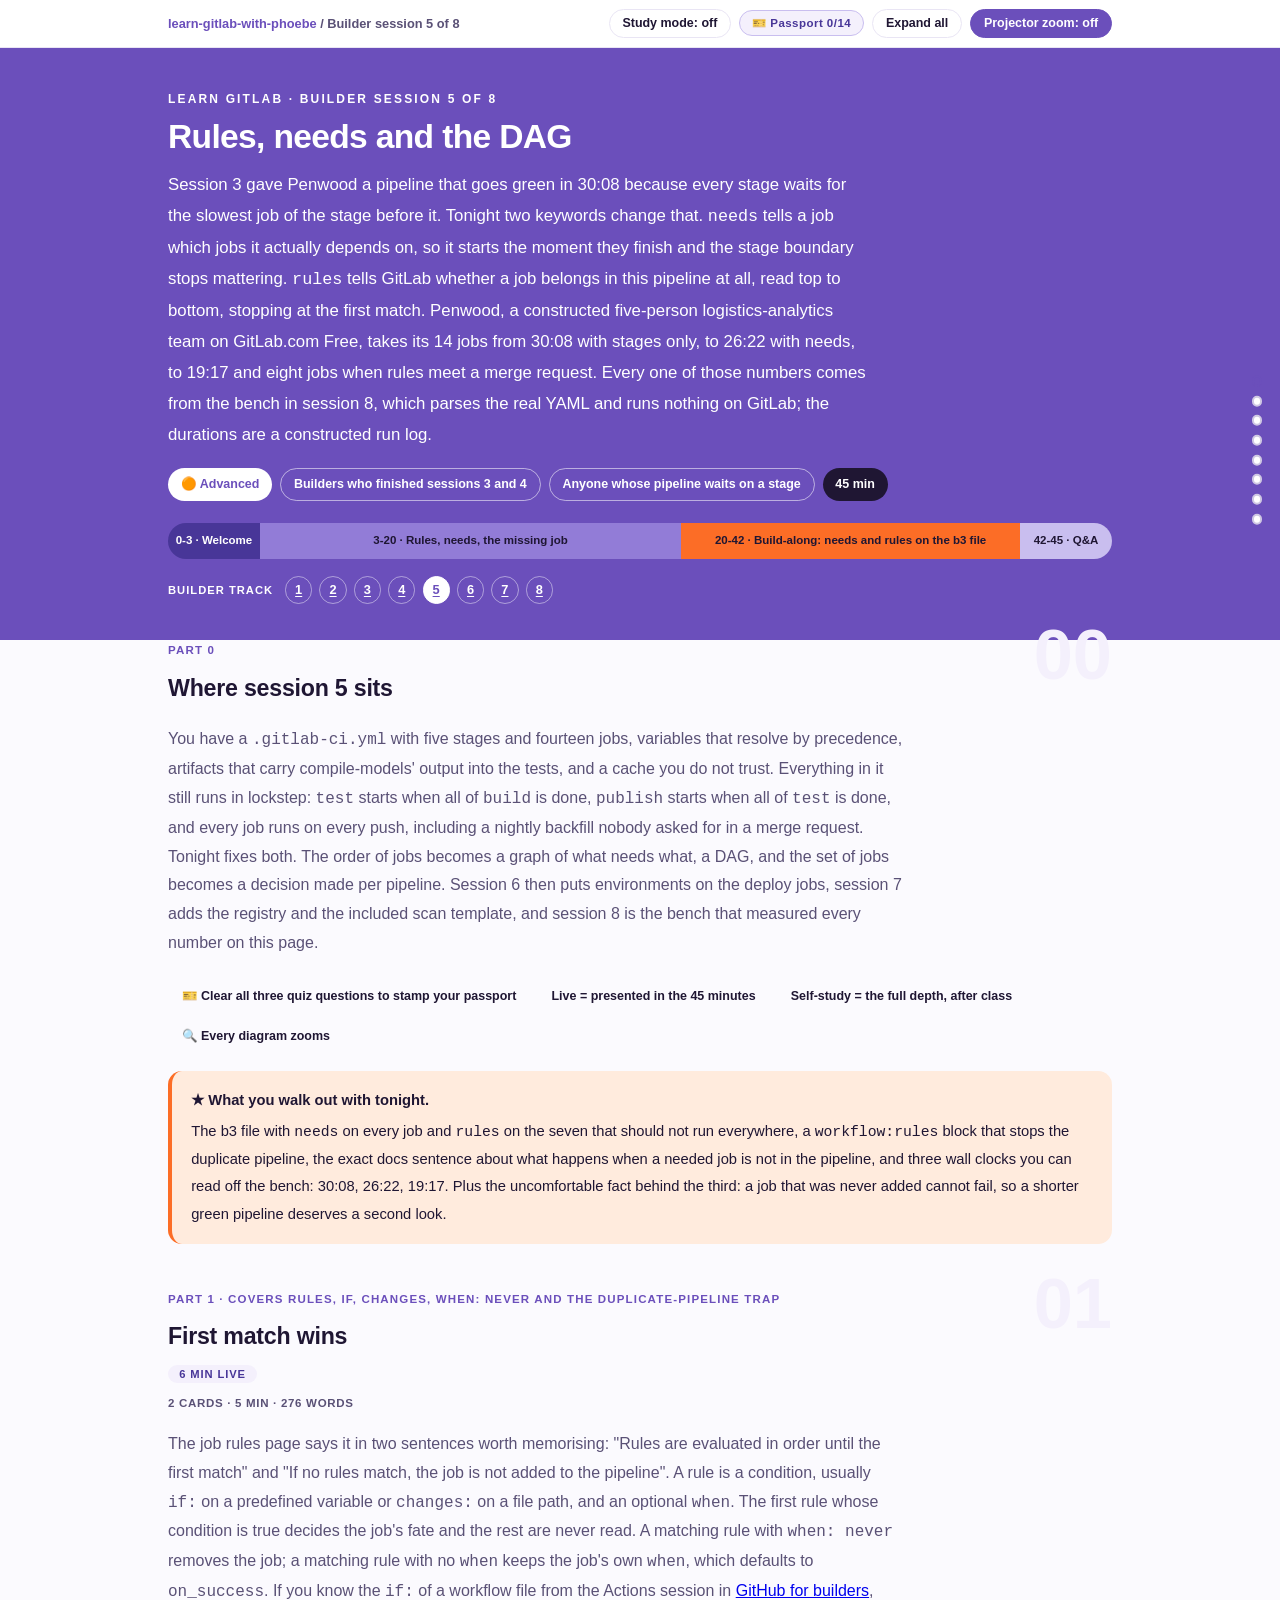
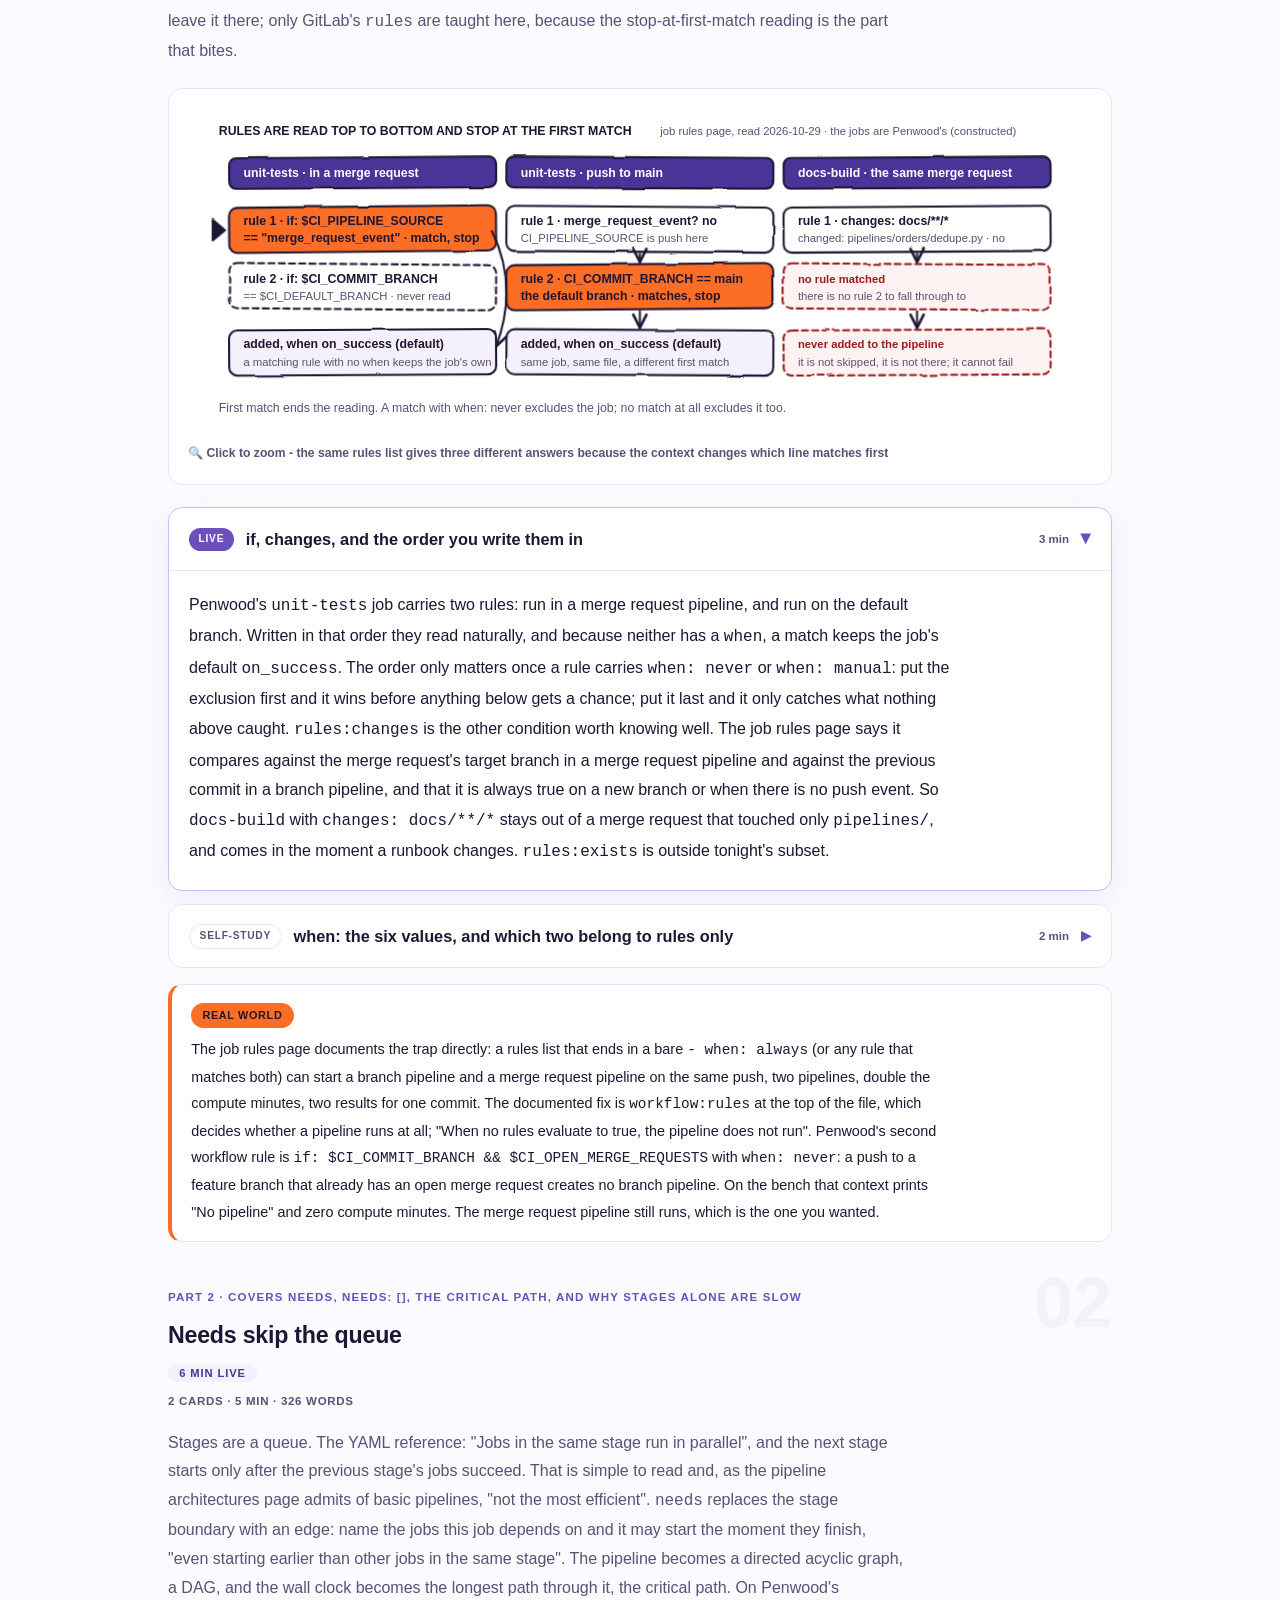
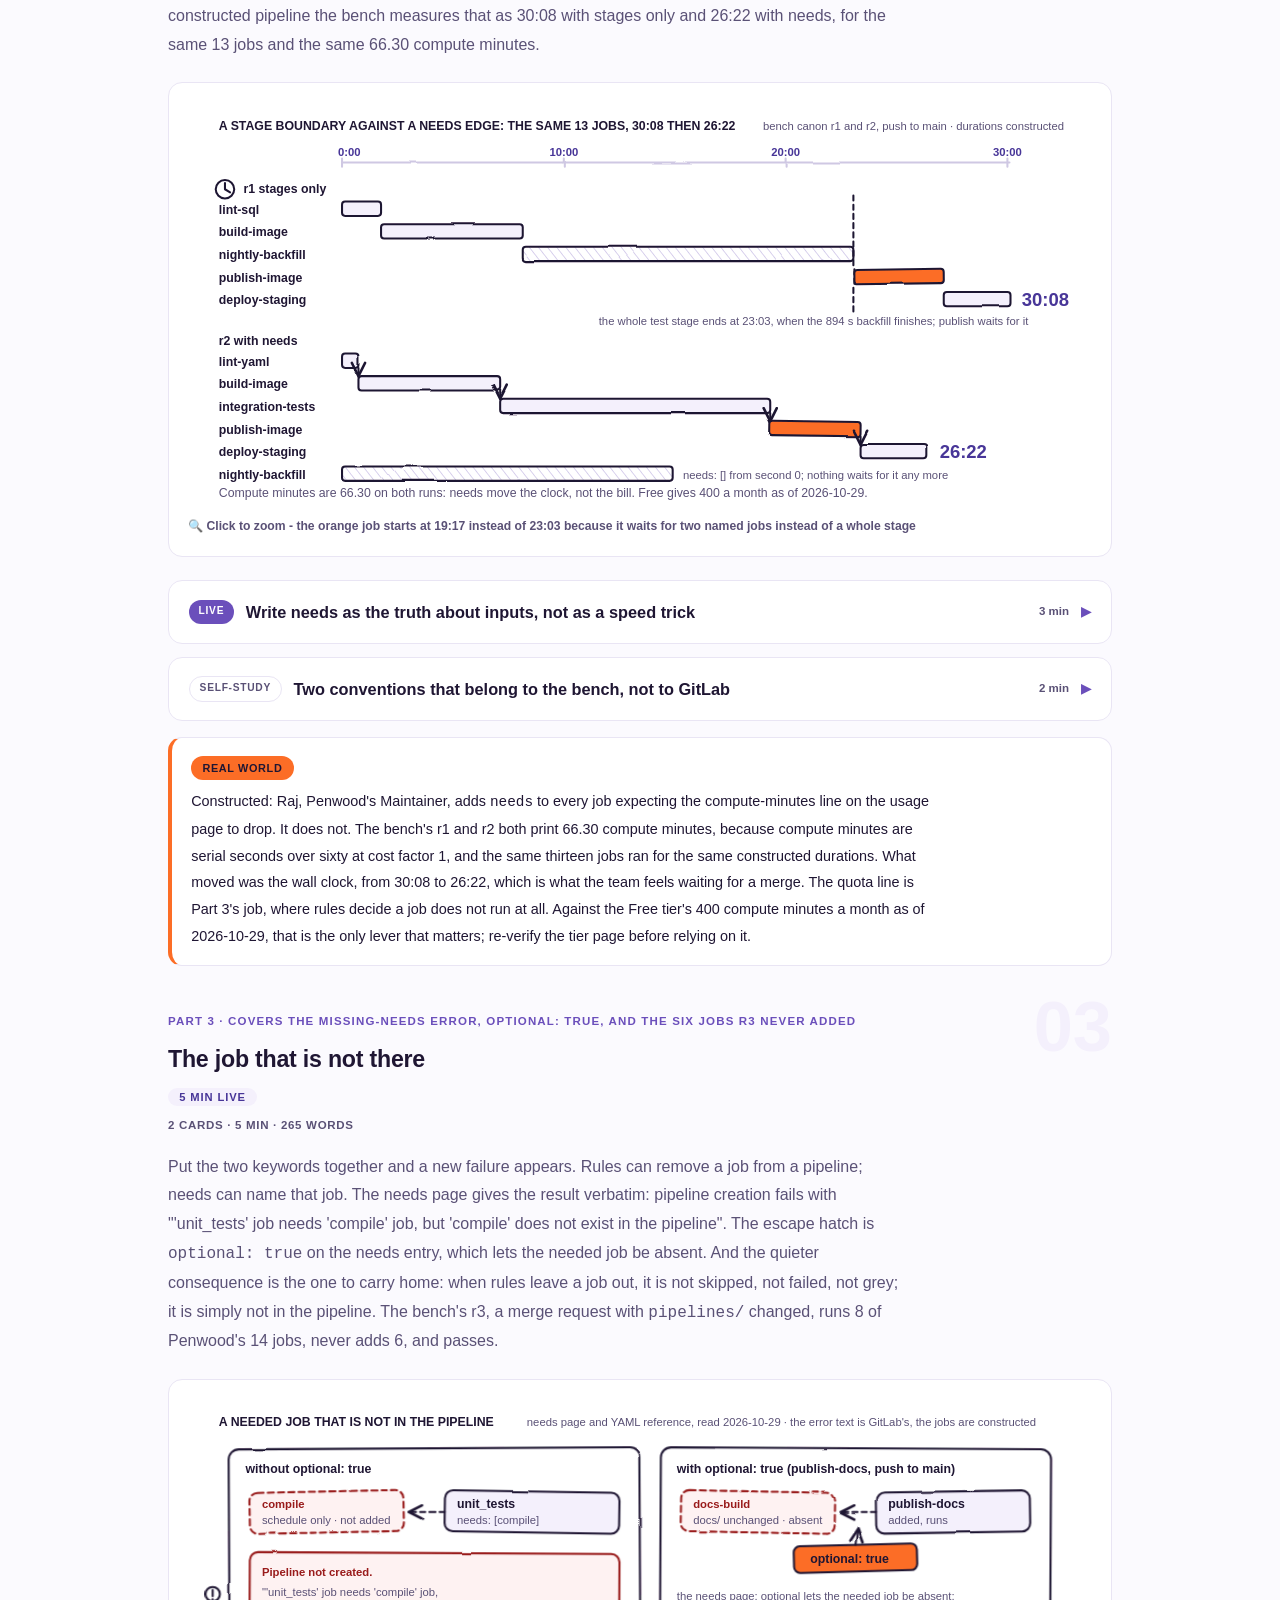
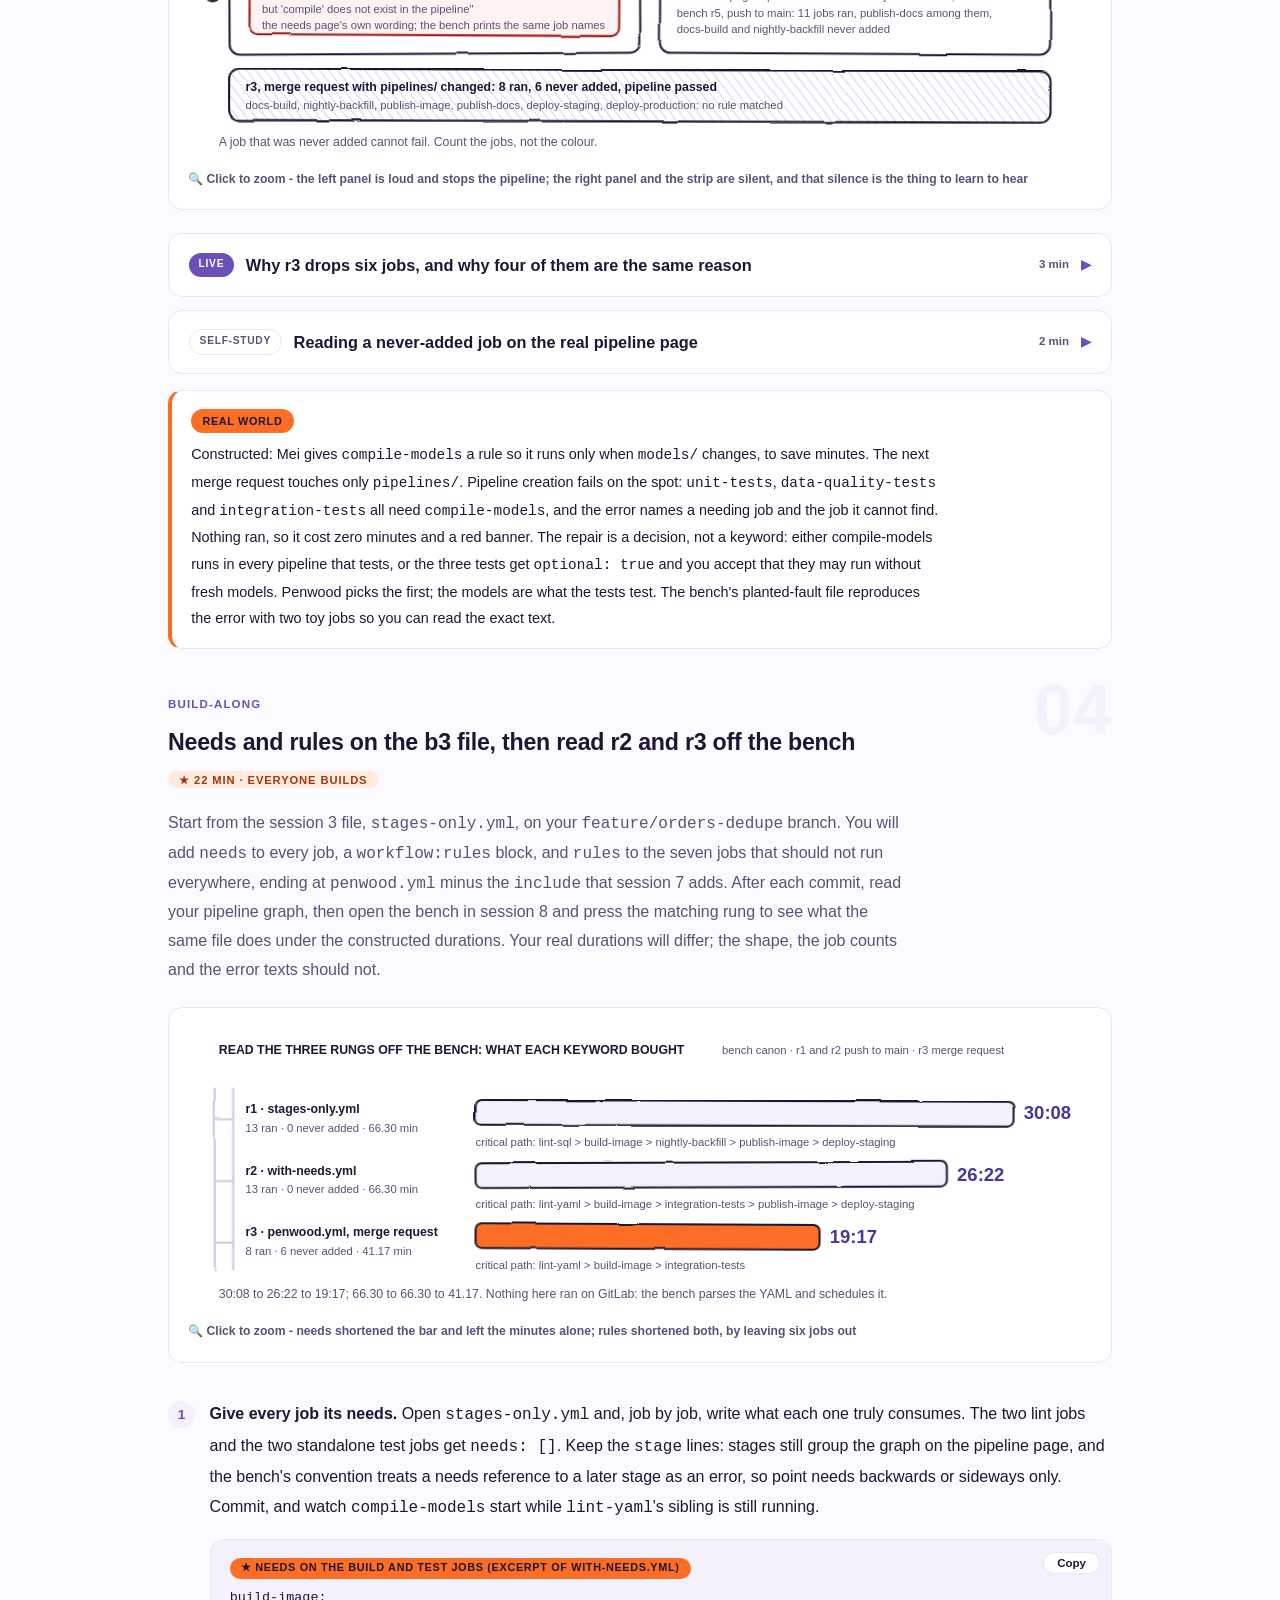
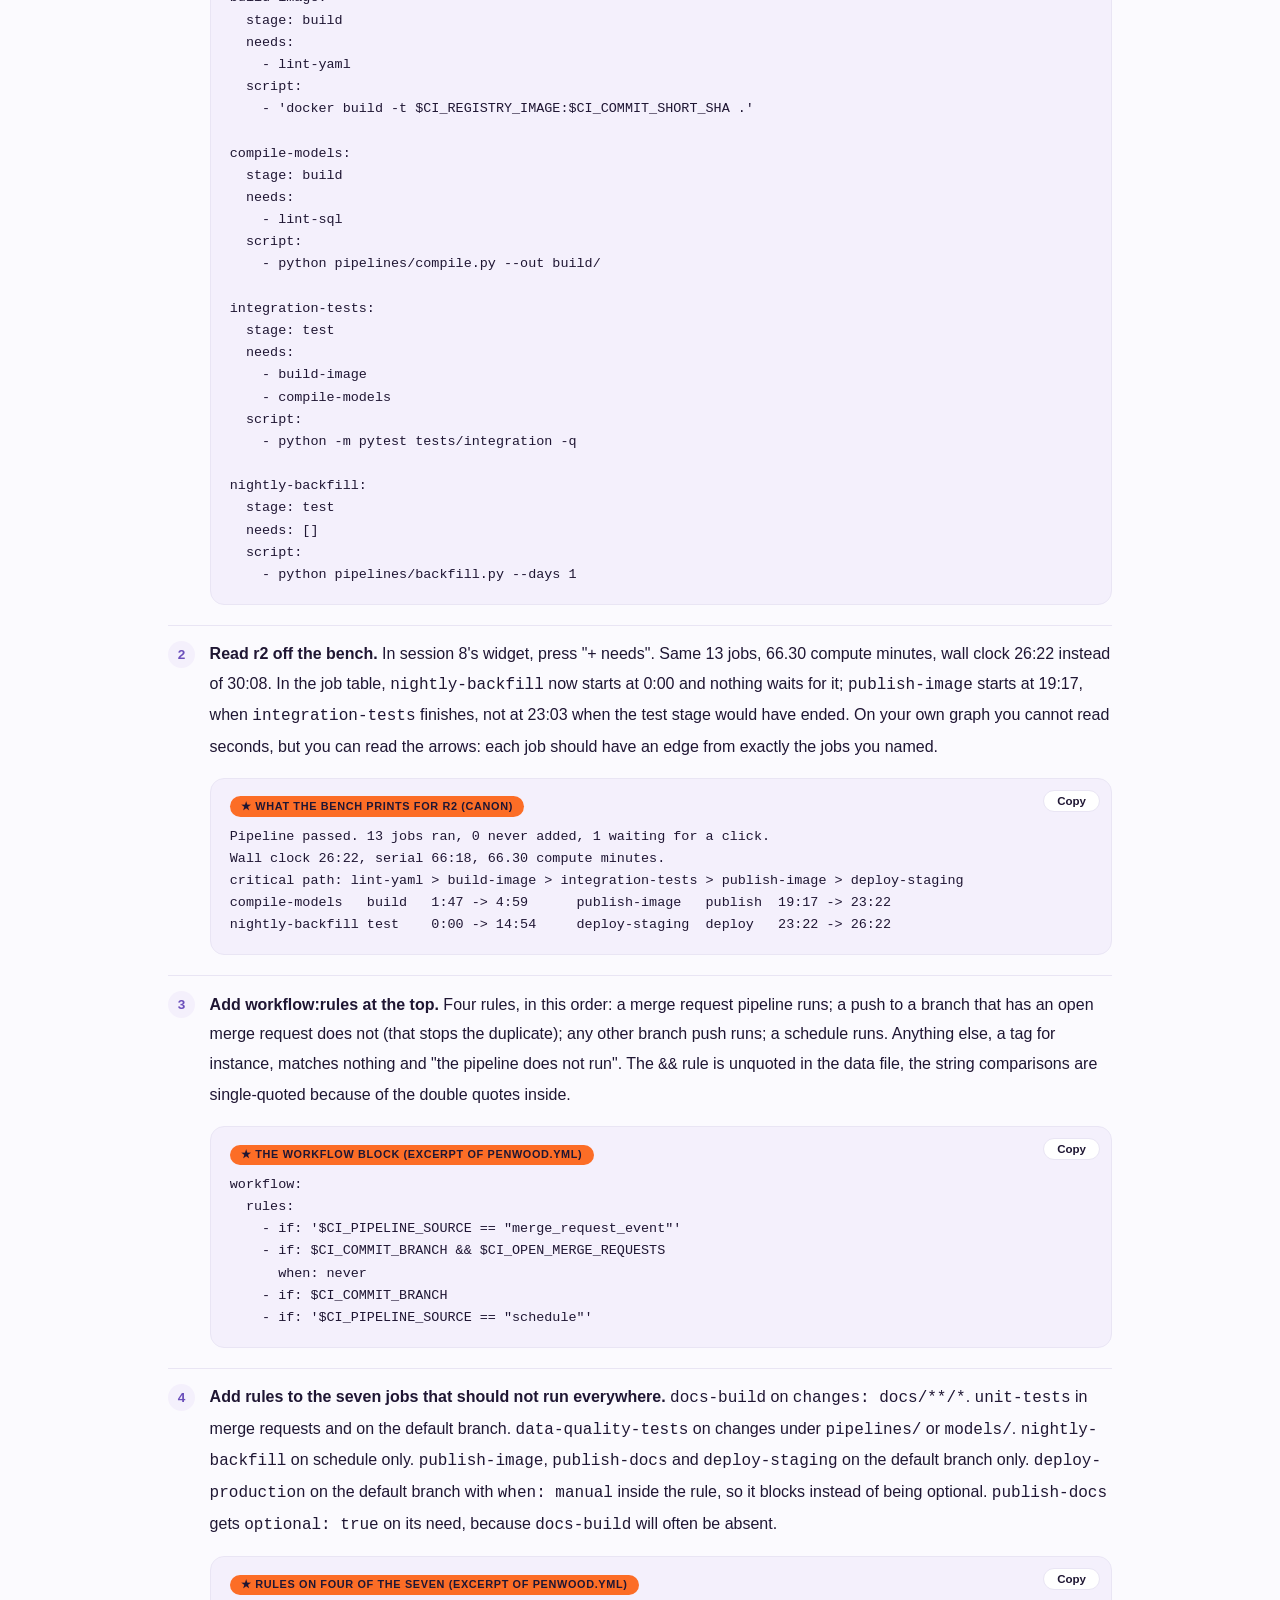
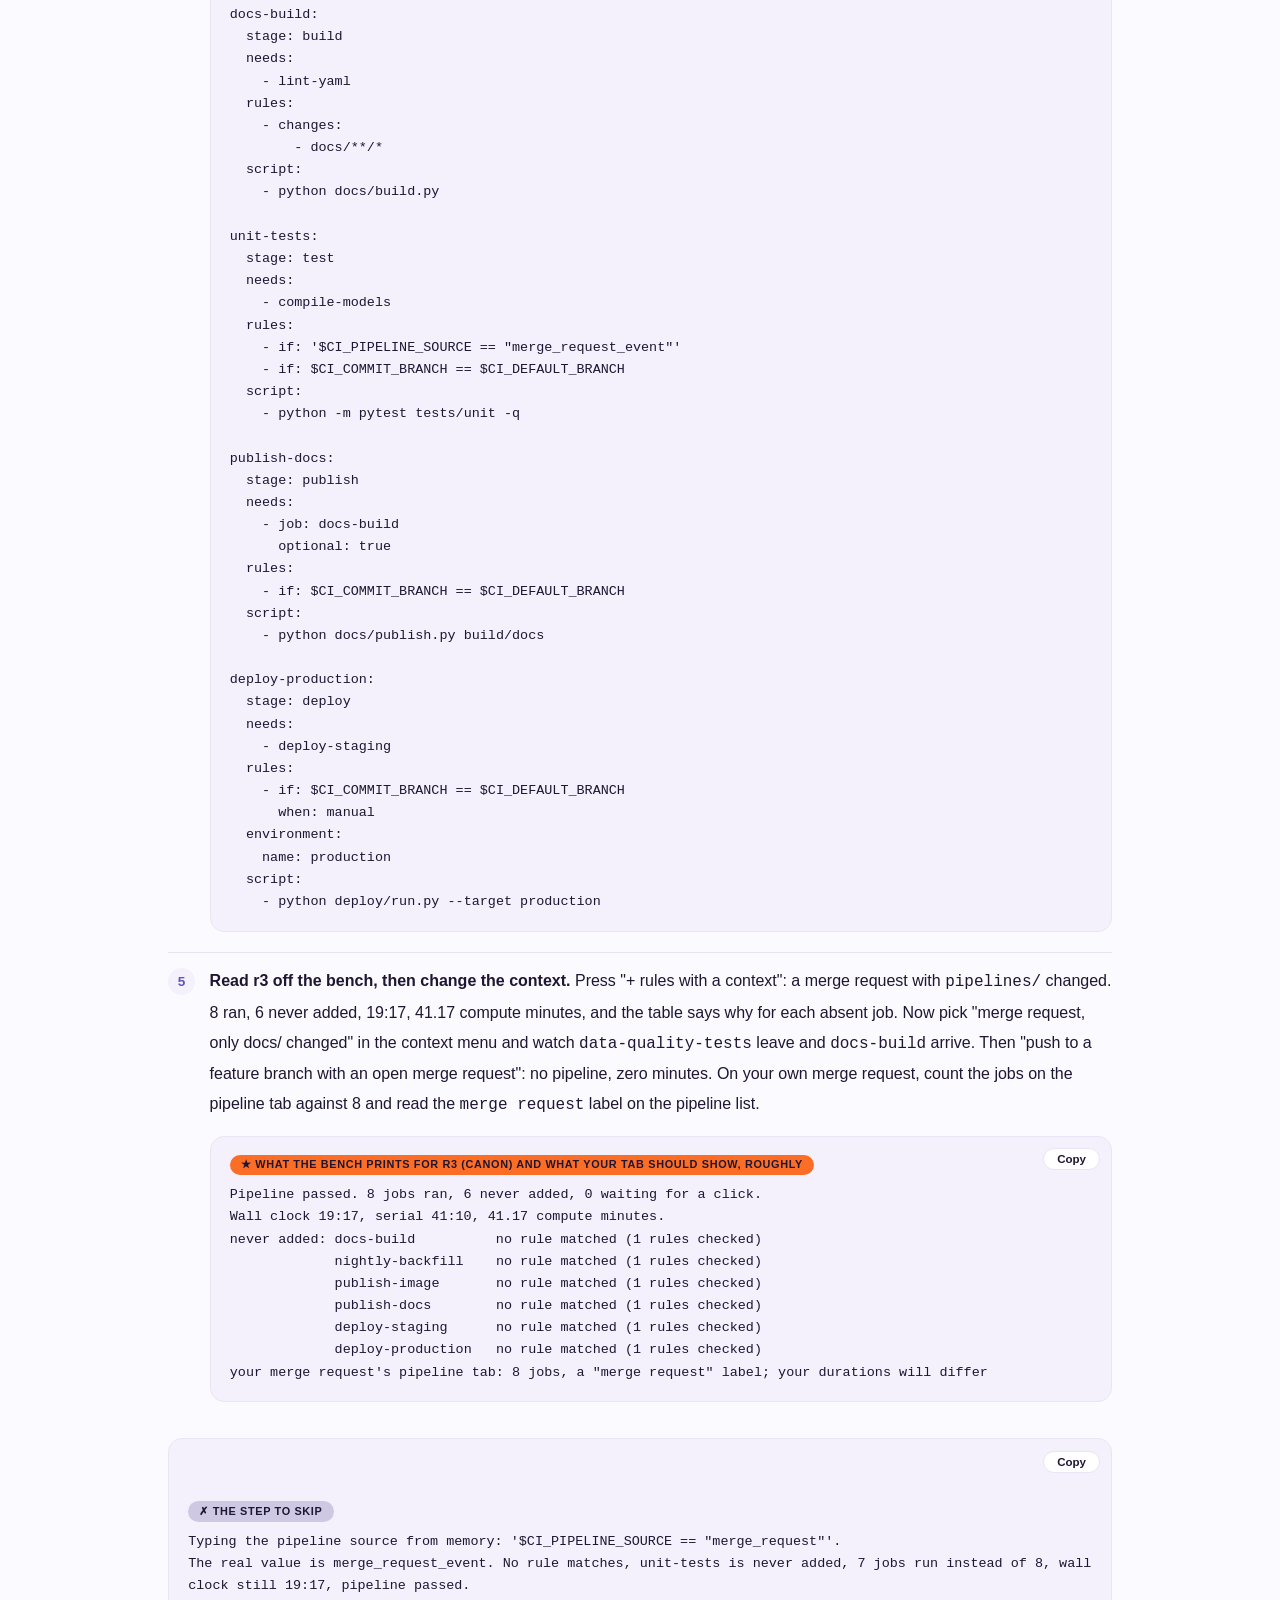
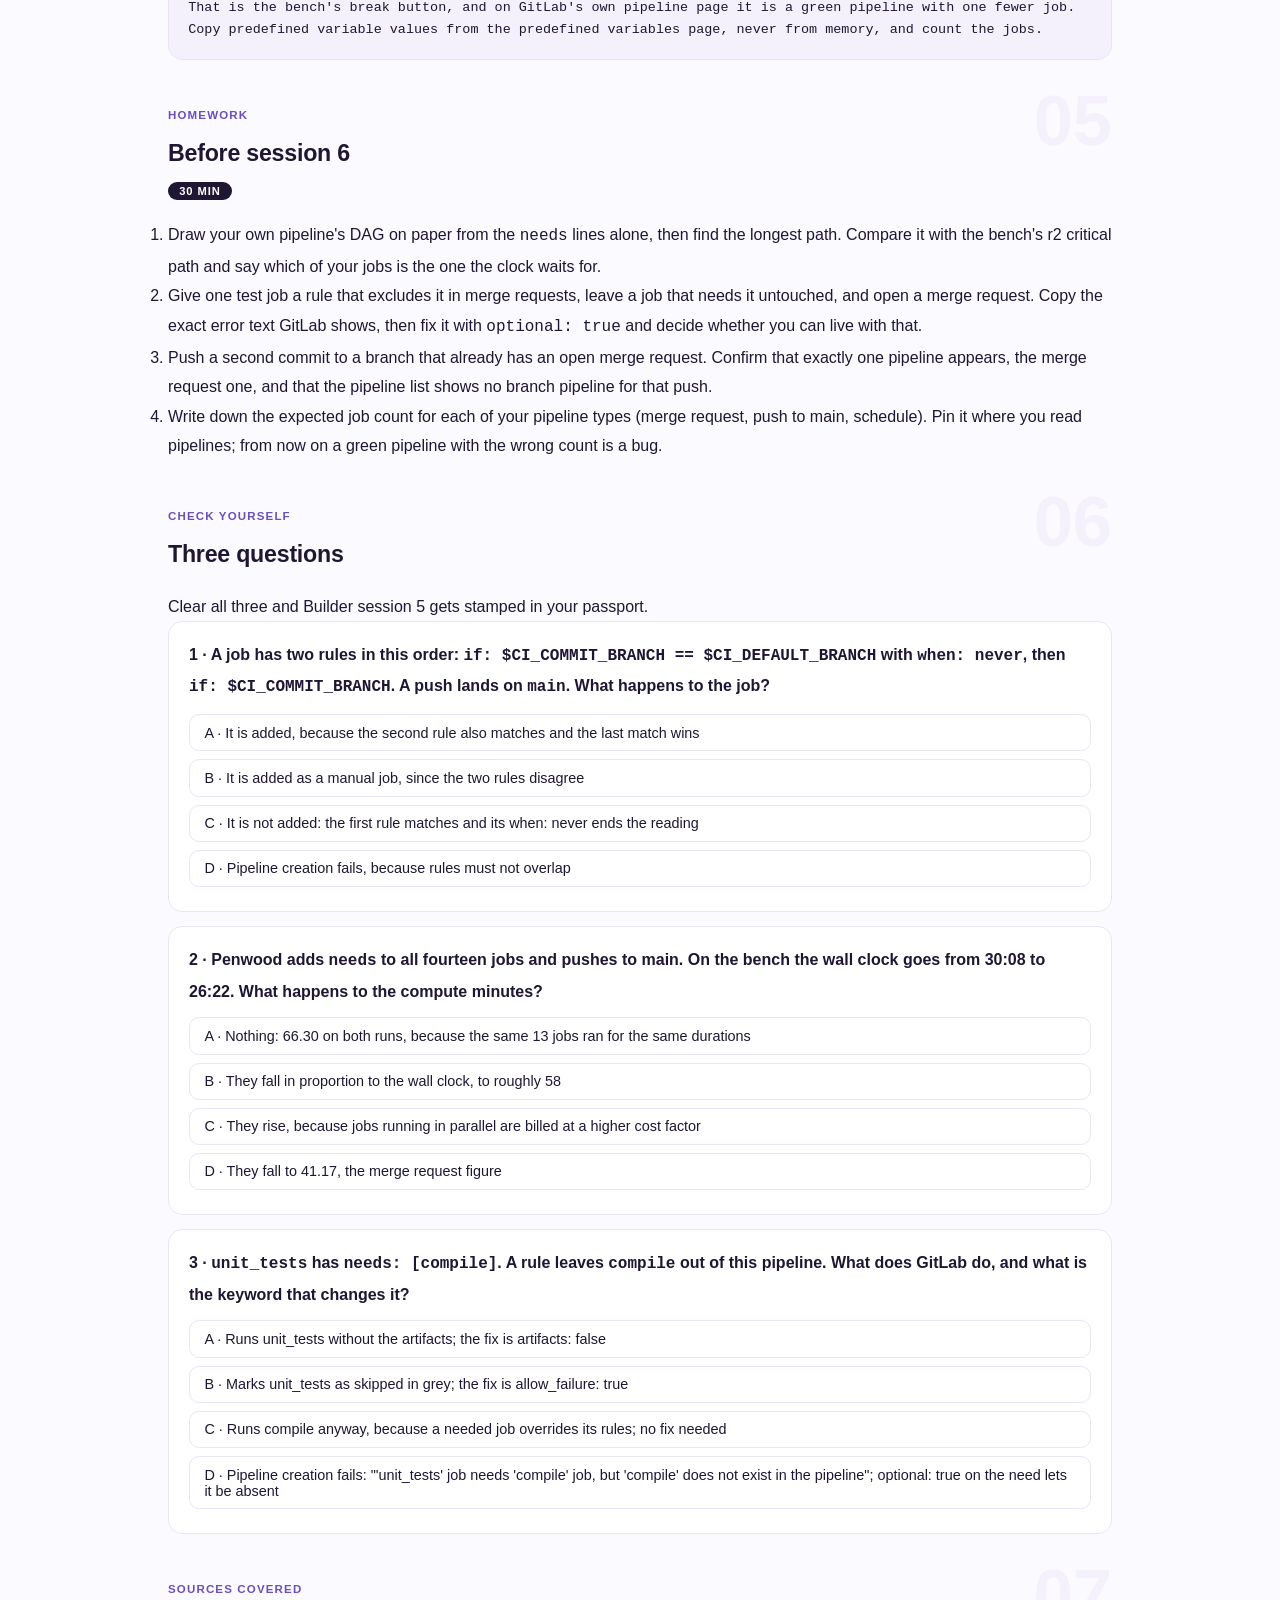
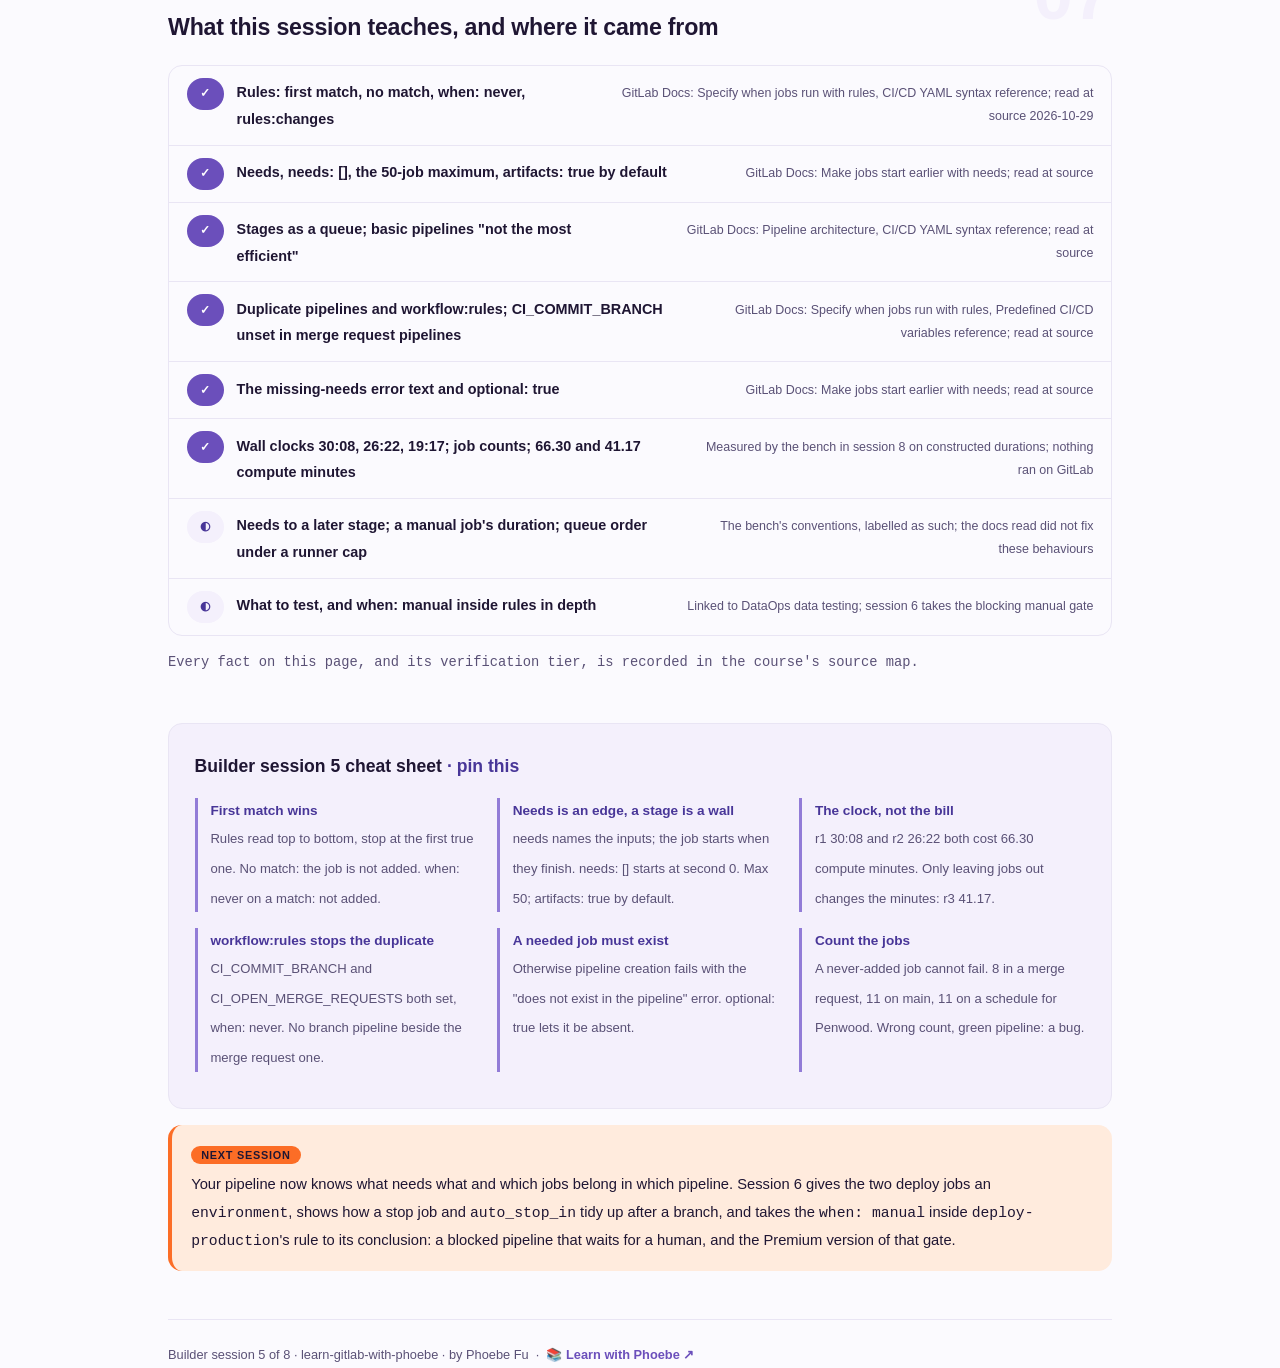
<file: courses/b5-rules-needs-dag.html>
<!DOCTYPE html>
<html lang="en">
<head>
<meta charset="UTF-8">
<meta name="viewport" content="width=device-width, initial-scale=1.0">
<!-- social:start -->
<meta name="description" content="Builder session 5 of 8. Rules decide which jobs exist in a pipeline and stop at the first match; needs let a job start the moment its inputs finish instead of waiting for a whole stage; a job that was never added cannot fail. Penwood's constructed pipeline goes from 30:08 to 26:22 to 19:17 on the bench.">
<meta property="og:type" content="article">
<meta property="og:site_name" content="Learn with Phoebe">
<meta property="og:title" content="Rules, needs and the DAG - learn gitlab with phoebe">
<meta property="og:description" content="Builder session 5 of 8. First match wins, needs skip the queue, and the job that is not there.">
<meta property="og:url" content="https://phoebefu6.github.io/learn-gitlab-with-phoebe/courses/b5-rules-needs-dag.html">
<meta property="og:image" content="https://phoebefu6.github.io/learn-gitlab-with-phoebe/assets/og-cover.png">
<meta property="og:image:width" content="1200">
<meta property="og:image:height" content="630">
<meta name="twitter:card" content="summary_large_image">
<meta name="twitter:title" content="Rules, needs and the DAG - learn gitlab with phoebe">
<meta name="twitter:description" content="Builder session 5 of 8. Rules pick the jobs, needs pick the order, and a missing job is green.">
<meta name="twitter:image" content="https://phoebefu6.github.io/learn-gitlab-with-phoebe/assets/og-cover.png">
<!-- social:end -->
<title>Builder session 5 · Rules, needs and the DAG - learn gitlab with phoebe</title>
<link rel="stylesheet" href="../assets/style.css?v=1">
</head>
<body>

<div class="toolbar">
  <div class="wrap">
    <span class="crumb"><a href="../index.html">learn-gitlab-with-phoebe</a> / Builder session 5 of 8</span>
    <button class="btn" id="toggle-all" type="button">Expand all</button>
    <button class="btn primary" id="zoom-toggle" type="button">Projector zoom: off</button>
  </div>
</div>

<header class="masthead">
  <div class="wrap">
    <div class="eyebrow">Learn GitLab · Builder session 5 of 8</div>
    <h1>Rules, needs and <span class="accent">the DAG</span></h1>
    <p class="sub">Session 3 gave Penwood a pipeline that goes green in 30:08 because every stage waits for the slowest job of the stage before it. Tonight two keywords change that. <code>needs</code> tells a job which jobs it actually depends on, so it starts the moment they finish and the stage boundary stops mattering. <code>rules</code> tells GitLab whether a job belongs in this pipeline at all, read top to bottom, stopping at the first match. Penwood, a constructed five-person logistics-analytics team on GitLab.com Free, takes its 14 jobs from 30:08 with stages only, to 26:22 with needs, to 19:17 and eight jobs when rules meet a merge request. Every one of those numbers comes from the bench in session 8, which parses the real YAML and runs nothing on GitLab; the durations are a constructed run log.</p>
    <div class="chip-row">
      <span class="chip level">🟠 Advanced</span>
      <span class="chip audience">Builders who finished sessions 3 and 4</span>
      <span class="chip audience">Anyone whose pipeline waits on a stage</span>
      <span class="chip time">45 min</span>
    </div>
    <div class="agenda">
      <span class="a1" style="flex:1">0-3 · Welcome</span>
      <span class="a2" style="flex:5">3-20 · Rules, needs, the missing job</span>
      <span class="a3" style="flex:4">20-42 · Build-along: needs and rules on the b3 file</span>
      <span class="a4" style="flex:1">42-45 · Q&amp;A</span>
    </div>
  </div>
</header>

<main class="wrap">

  <section class="section" id="intro">
    <div class="section-kicker">
      <span class="klabel">Part 0</span>
      <h2>Where session 5 sits</h2>
    </div>
    <p class="lede">You have a <code>.gitlab-ci.yml</code> with five stages and fourteen jobs, variables that resolve by precedence, artifacts that carry compile-models' output into the tests, and a cache you do not trust. Everything in it still runs in lockstep: <code>test</code> starts when all of <code>build</code> is done, <code>publish</code> starts when all of <code>test</code> is done, and every job runs on every push, including a nightly backfill nobody asked for in a merge request. Tonight fixes both. The order of jobs becomes a graph of what needs what, a DAG, and the set of jobs becomes a decision made per pipeline. Session 6 then puts environments on the deploy jobs, session 7 adds the registry and the included scan template, and session 8 is the bench that measured every number on this page.</p>

    <div class="legend">
      <span class="pill">🎫 Clear all three quiz questions to stamp your passport</span>
      <span class="pill">Live = presented in the 45 minutes</span>
      <span class="pill">Self-study = the full depth, after class</span>
      <span class="pill">🔍 Every diagram zooms</span>
    </div>

    <div class="callout win">
      <p><strong>★ What you walk out with tonight.</strong> The b3 file with <code>needs</code> on every job and <code>rules</code> on the seven that should not run everywhere, a <code>workflow:rules</code> block that stops the duplicate pipeline, the exact docs sentence about what happens when a needed job is not in the pipeline, and three wall clocks you can read off the bench: 30:08, 26:22, 19:17. Plus the uncomfortable fact behind the third: a job that was never added cannot fail, so a shorter green pipeline deserves a second look.</p>
    </div>
  </section>

  <section class="section" id="part-1">
    <div class="section-kicker">
      <span class="klabel">Part 1 · covers rules, if, changes, when: never and the duplicate-pipeline trap</span>
      <h2>First match wins</h2>
      <span class="tag concept">6 min live</span>
    </div>
    <p class="lede">The job rules page says it in two sentences worth memorising: "Rules are evaluated in order until the first match" and "If no rules match, the job is not added to the pipeline". A rule is a condition, usually <code>if:</code> on a predefined variable or <code>changes:</code> on a file path, and an optional <code>when</code>. The first rule whose condition is true decides the job's fate and the rest are never read. A matching rule with <code>when: never</code> removes the job; a matching rule with no <code>when</code> keeps the job's own <code>when</code>, which defaults to <code>on_success</code>. If you know the <code>if:</code> of a workflow file from the Actions session in <a href="https://phoebefu6.github.io/learn-github-for-builders-with-phoebe/courses/05-actions-authoring.html">GitHub for builders</a>, leave it there; only GitLab's <code>rules</code> are taught here, because the stop-at-first-match reading is the part that bites.</p>

    <figure class="zoomable">
      <svg viewBox="0 0 880 316" xmlns="http://www.w3.org/2000/svg" role="img" aria-label="Three hand-drawn columns, each a pipeline context with the job's rules read from the top. Column one, a merge request with pipelines changed: unit-tests rule 1, CI_PIPELINE_SOURCE equals merge_request_event, matches and reading stops; rule 2 is never read; the job is added with when on_success. Column two, a push to main: rule 1 does not match because the source is push, rule 2, CI_COMMIT_BRANCH equals the default branch, matches; the job is added. Column three, docs-build in the same merge request: its only rule, changes docs, does not match because only pipelines files changed, so no rule matched and the job is never added to the pipeline. A note says the first match ends the reading, and that a match with when never also excludes the job.">
        <defs>
          <filter id="b5aSk" x="-3%" y="-3%" width="106%" height="106%"><feTurbulence type="fractalNoise" baseFrequency="0.02" numOctaves="2" seed="71" result="n"/><feDisplacementMap in="SourceGraphic" in2="n" scale="2.4" xChannelSelector="R" yChannelSelector="G"/></filter>
          <pattern id="b5aHc" patternUnits="userSpaceOnUse" width="7" height="7" patternTransform="rotate(-38)"><line x1="0" y1="0" x2="0" y2="7" stroke="#6B4FBB" stroke-width="1" opacity=".5"/></pattern>
          <marker id="b5aAr" viewBox="0 0 10 10" refX="9" refY="5" markerWidth="8" markerHeight="8" orient="auto"><path d="M1 1 L9 5 L1 9" fill="none" stroke="#1F1633" stroke-width="1.6" stroke-linecap="round"/></marker>
        </defs>
        <style>
          .b5aH { font: 800 12px Inter, sans-serif; fill: #1F1633; }
          .b5aL { font: 600 12px Inter, sans-serif; fill: #1F1633; }
          .b5aS { font: 400 11px Inter, sans-serif; fill: #5A5176; }
          .b5aW { font: 800 12px Inter, sans-serif; fill: #FFFFFF; }
          .b5aR { font: 800 11px Inter, sans-serif; fill: #991B1B; }
          .b5aN { font: 400 12px Inter, sans-serif; fill: #5A5176; }
        </style>

        <text class="b5aH" x="30" y="26">RULES ARE READ TOP TO BOTTOM AND STOP AT THE FIRST MATCH</text>
        <text class="b5aS" x="460" y="26">job rules page, read 2026-10-29 · the jobs are Penwood's (constructed)</text>

        <g filter="url(#b5aSk)" fill="none" stroke="#1F1633" stroke-width="2" stroke-linecap="round" stroke-linejoin="round">
          <rect x="40" y="48" width="260" height="30" rx="7" transform="rotate(-0.4 170 63)" fill="#483698"/>
          <rect x="310" y="48" width="260" height="30" rx="7" transform="rotate(0.3 440 63)" fill="#483698"/>
          <rect x="580" y="48" width="260" height="30" rx="7" transform="rotate(-0.3 710 63)" fill="#483698"/>

          <path d="M24 108 L36 118 L24 128 Z" fill="#1F1633"/>
          <rect x="40" y="96" width="260" height="44" rx="8" transform="rotate(-0.6 170 118)" fill="#FC6D26"/>
          <rect x="40" y="152" width="260" height="44" rx="8" transform="rotate(0.5 170 174)" fill="#FFFFFF" stroke-dasharray="6 4"/>
          <path d="M296 120 Q 322 174 300 232" marker-end="url(#b5aAr)"/>
          <rect x="40" y="216" width="260" height="44" rx="8" transform="rotate(-0.3 170 238)" fill="#F4F0FC"/>

          <rect x="310" y="96" width="260" height="44" rx="8" transform="rotate(0.4 440 118)" fill="#FFFFFF"/>
          <path d="M440 142 L440 150" marker-end="url(#b5aAr)"/>
          <rect x="310" y="152" width="260" height="44" rx="8" transform="rotate(-0.5 440 174)" fill="#FC6D26"/>
          <path d="M440 198 L440 214" marker-end="url(#b5aAr)"/>
          <rect x="310" y="216" width="260" height="44" rx="8" transform="rotate(0.3 440 238)" fill="#F4F0FC"/>

          <rect x="580" y="96" width="260" height="44" rx="8" transform="rotate(-0.4 710 118)" fill="#FFFFFF"/>
          <path d="M710 142 L710 150" marker-end="url(#b5aAr)"/>
          <rect x="580" y="152" width="260" height="44" rx="8" transform="rotate(0.4 710 174)" fill="#FEF2F2" stroke="#991B1B" stroke-dasharray="6 4"/>
          <path d="M710 198 L710 214" marker-end="url(#b5aAr)"/>
          <rect x="580" y="216" width="260" height="44" rx="8" transform="rotate(-0.3 710 238)" fill="#FEF2F2" stroke="#991B1B" stroke-dasharray="6 4"/>
        </g>

        <text class="b5aW" x="54" y="67">unit-tests · in a merge request</text>
        <text class="b5aW" x="324" y="67">unit-tests · push to main</text>
        <text class="b5aW" x="594" y="67">docs-build · the same merge request</text>

        <text class="b5aL" x="54" y="114">rule 1 · if: $CI_PIPELINE_SOURCE</text>
        <text class="b5aL" x="54" y="131">== "merge_request_event" · match, stop</text>
        <text class="b5aL" x="54" y="170">rule 2 · if: $CI_COMMIT_BRANCH</text>
        <text class="b5aS" x="54" y="187">== $CI_DEFAULT_BRANCH · never read</text>
        <text class="b5aL" x="54" y="234">added, when on_success (default)</text>
        <text class="b5aS" x="54" y="251">a matching rule with no when keeps the job's own</text>

        <text class="b5aL" x="324" y="114">rule 1 · merge_request_event? no</text>
        <text class="b5aS" x="324" y="131">CI_PIPELINE_SOURCE is push here</text>
        <text class="b5aL" x="324" y="170">rule 2 · CI_COMMIT_BRANCH == main</text>
        <text class="b5aL" x="324" y="187">the default branch · matches, stop</text>
        <text class="b5aL" x="324" y="234">added, when on_success (default)</text>
        <text class="b5aS" x="324" y="251">same job, same file, a different first match</text>

        <text class="b5aL" x="594" y="114">rule 1 · changes: docs/**/*</text>
        <text class="b5aS" x="594" y="131">changed: pipelines/orders/dedupe.py · no</text>
        <text class="b5aR" x="594" y="170">no rule matched</text>
        <text class="b5aS" x="594" y="187">there is no rule 2 to fall through to</text>
        <text class="b5aR" x="594" y="234">never added to the pipeline</text>
        <text class="b5aS" x="594" y="251">it is not skipped, it is not there; it cannot fail</text>

        <text class="b5aN" x="30" y="296">First match ends the reading. A match with when: never excludes the job; no match at all excludes it too.</text>
      </svg>
      <figcaption>🔍 Click to zoom - the same rules list gives three different answers because the context changes which line matches first</figcaption>
    </figure>

    <details class="card" open>
      <summary><span class="mode live">Live</span> if, changes, and the order you write them in <span class="mini">3 min</span><span class="caret">▶</span></summary>
      <div class="body">
        <p>Penwood's <code>unit-tests</code> job carries two rules: run in a merge request pipeline, and run on the default branch. Written in that order they read naturally, and because neither has a <code>when</code>, a match keeps the job's default <code>on_success</code>. The order only matters once a rule carries <code>when: never</code> or <code>when: manual</code>: put the exclusion first and it wins before anything below gets a chance; put it last and it only catches what nothing above caught. <code>rules:changes</code> is the other condition worth knowing well. The job rules page says it compares against the merge request's target branch in a merge request pipeline and against the previous commit in a branch pipeline, and that it is always true on a new branch or when there is no push event. So <code>docs-build</code> with <code>changes: docs/**/*</code> stays out of a merge request that touched only <code>pipelines/</code>, and comes in the moment a runbook changes. <code>rules:exists</code> is outside tonight's subset.</p>
      </div>
    </details>

    <details class="card">
      <summary><span class="mode self">Self-study</span> when: the six values, and which two belong to rules only <span class="mini">2 min</span><span class="caret">▶</span></summary>
      <div class="body">
        <p>The YAML reference lists <code>on_success</code> (the default), <code>on_failure</code>, <code>always</code>, <code>never</code>, <code>manual</code> and <code>delayed</code> with a <code>start_in</code> of one second to one week. <code>never</code> is only meaningful inside <code>rules</code> or <code>workflow:rules</code>, since a job that is always never is a job you should delete. <code>manual</code> behaves differently depending on where it sits, and that difference is session 6's whole third Part: outside rules, a manual job has <code>allow_failure: true</code> by default and the pipeline can finish green around it; inside rules, <code>allow_failure</code> defaults to <code>false</code> and the docs say "The pipeline stops at the stage where the job is defined", status blocked. Penwood's <code>deploy-production</code> puts <code>when: manual</code> inside its rule on purpose, so a production deploy blocks rather than being quietly optional.</p>
      </div>
    </details>

    <div class="callout example">
      <span class="ex-pill">Real world</span>
      <p>The job rules page documents the trap directly: a rules list that ends in a bare <code>- when: always</code> (or any rule that matches both) can start a branch pipeline and a merge request pipeline on the same push, two pipelines, double the compute minutes, two results for one commit. The documented fix is <code>workflow:rules</code> at the top of the file, which decides whether a pipeline runs at all; "When no rules evaluate to true, the pipeline does not run". Penwood's second workflow rule is <code>if: $CI_COMMIT_BRANCH &amp;&amp; $CI_OPEN_MERGE_REQUESTS</code> with <code>when: never</code>: a push to a feature branch that already has an open merge request creates no branch pipeline. On the bench that context prints "No pipeline" and zero compute minutes. The merge request pipeline still runs, which is the one you wanted.</p>
    </div>
  </section>

  <section class="section" id="part-2">
    <div class="section-kicker">
      <span class="klabel">Part 2 · covers needs, needs: [], the critical path, and why stages alone are slow</span>
      <h2>Needs skip the queue</h2>
      <span class="tag concept">6 min live</span>
    </div>
    <p class="lede">Stages are a queue. The YAML reference: "Jobs in the same stage run in parallel", and the next stage starts only after the previous stage's jobs succeed. That is simple to read and, as the pipeline architectures page admits of basic pipelines, "not the most efficient". <code>needs</code> replaces the stage boundary with an edge: name the jobs this job depends on and it may start the moment they finish, "even starting earlier than other jobs in the same stage". The pipeline becomes a directed acyclic graph, a DAG, and the wall clock becomes the longest path through it, the critical path. On Penwood's constructed pipeline the bench measures that as 30:08 with stages only and 26:22 with needs, for the same 13 jobs and the same 66.30 compute minutes.</p>

    <figure class="zoomable">
      <svg viewBox="0 0 880 392" xmlns="http://www.w3.org/2000/svg" role="img" aria-label="Two hand-drawn timelines on one clock from zero to thirty minutes. Top, rung 1, stages only: lint-sql 0 to 107 seconds, build-image 107 to 489, nightly-backfill 489 to 1383, then a dashed stage boundary at 1383 where the whole test stage ends; publish-image 1383 to 1628 and deploy-staging 1628 to 1808, wall clock 30 minutes 8 seconds. Bottom, rung 2 with needs: lint-yaml 0 to 45, build-image 45 to 427, integration-tests 427 to 1157, publish-image 1157 to 1402, deploy-staging 1402 to 1582, wall clock 26 minutes 22 seconds, while nightly-backfill runs from 0 to 894 beside everything with nothing waiting for it. Publish-image is highlighted in both because it is the job whose start moved. A note says compute minutes are 66.30 on both runs: needs move the clock, not the bill.">
        <defs>
          <filter id="b5bSk" x="-3%" y="-3%" width="106%" height="106%"><feTurbulence type="fractalNoise" baseFrequency="0.02" numOctaves="2" seed="73" result="n"/><feDisplacementMap in="SourceGraphic" in2="n" scale="2.4" xChannelSelector="R" yChannelSelector="G"/></filter>
          <pattern id="b5bHc" patternUnits="userSpaceOnUse" width="7" height="7" patternTransform="rotate(-38)"><line x1="0" y1="0" x2="0" y2="7" stroke="#6B4FBB" stroke-width="1" opacity=".5"/></pattern>
          <marker id="b5bAr" viewBox="0 0 10 10" refX="9" refY="5" markerWidth="8" markerHeight="8" orient="auto"><path d="M1 1 L9 5 L1 9" fill="none" stroke="#1F1633" stroke-width="1.6" stroke-linecap="round"/></marker>
        </defs>
        <style>
          .b5bH { font: 800 12px Inter, sans-serif; fill: #1F1633; }
          .b5bL { font: 600 12px Inter, sans-serif; fill: #1F1633; }
          .b5bS { font: 400 11px Inter, sans-serif; fill: #5A5176; }
          .b5bV { font: 800 18px Inter, sans-serif; fill: #483698; }
          .b5bA { font: 700 11px Inter, sans-serif; fill: #483698; }
          .b5bN { font: 400 12px Inter, sans-serif; fill: #5A5176; }
        </style>

        <text class="b5bH" x="30" y="26">A STAGE BOUNDARY AGAINST A NEEDS EDGE: THE SAME 13 JOBS, 30:08 THEN 26:22</text>
        <text class="b5bS" x="560" y="26">bench canon r1 and r2, push to main · durations constructed</text>

        <text class="b5bA" x="146" y="52">0:00</text>
        <text class="b5bA" x="352" y="52">10:00</text>
        <text class="b5bA" x="568" y="52">20:00</text>
        <text class="b5bA" x="784" y="52">30:00</text>

        <g filter="url(#b5bSk)" fill="none" stroke="#1F1633" stroke-width="2" stroke-linecap="round" stroke-linejoin="round">
          <path d="M150 58 L800 58" stroke="#CFC8E3"/>
          <path d="M150 54 L150 62 M366 54 L366 62 M582 54 L582 62 M798 54 L798 62" stroke="#CFC8E3"/>
          <circle cx="36" cy="84" r="9"/>
          <path d="M36 78 L36 84 L41 87"/>

          <rect x="150" y="96" width="38" height="14" rx="3" fill="#F4F0FC"/>
          <rect x="188" y="118" width="138" height="14" rx="3" fill="#F4F0FC"/>
          <rect x="326" y="140" width="322" height="14" rx="3" fill="url(#b5bHc)"/>
          <path d="M648 90 L648 204" stroke-dasharray="5 4"/>
          <rect x="648" y="162" width="88" height="14" rx="3" transform="rotate(-0.8 692 169)" fill="#FC6D26"/>
          <rect x="736" y="184" width="65" height="14" rx="3" fill="#F4F0FC"/>

          <rect x="150" y="244" width="16" height="14" rx="3" fill="#F4F0FC"/>
          <path d="M166 258 L166 266" marker-end="url(#b5bAr)"/>
          <rect x="166" y="266" width="138" height="14" rx="3" fill="#F4F0FC"/>
          <path d="M304 280 L304 288" marker-end="url(#b5bAr)"/>
          <rect x="304" y="288" width="263" height="14" rx="3" fill="#F4F0FC"/>
          <path d="M567 302 L567 310" marker-end="url(#b5bAr)"/>
          <rect x="567" y="310" width="88" height="14" rx="3" transform="rotate(0.8 611 317)" fill="#FC6D26"/>
          <path d="M655 324 L655 332" marker-end="url(#b5bAr)"/>
          <rect x="655" y="332" width="65" height="14" rx="3" fill="#F4F0FC"/>
          <rect x="150" y="354" width="322" height="14" rx="3" fill="url(#b5bHc)"/>
        </g>

        <text class="b5bH" x="54" y="88">r1 stages only</text>
        <text class="b5bL" x="30" y="108">lint-sql</text>
        <text class="b5bL" x="30" y="130">build-image</text>
        <text class="b5bL" x="30" y="152">nightly-backfill</text>
        <text class="b5bL" x="30" y="174">publish-image</text>
        <text class="b5bL" x="30" y="196">deploy-staging</text>
        <text class="b5bV" x="812" y="198">30:08</text>
        <text class="b5bS" x="400" y="216">the whole test stage ends at 23:03, when the 894 s backfill finishes; publish waits for it</text>

        <text class="b5bH" x="30" y="236">r2 with needs</text>
        <text class="b5bL" x="30" y="256">lint-yaml</text>
        <text class="b5bL" x="30" y="278">build-image</text>
        <text class="b5bL" x="30" y="300">integration-tests</text>
        <text class="b5bL" x="30" y="322">publish-image</text>
        <text class="b5bL" x="30" y="344">deploy-staging</text>
        <text class="b5bL" x="30" y="366">nightly-backfill</text>
        <text class="b5bV" x="732" y="346">26:22</text>
        <text class="b5bS" x="482" y="366">needs: [] from second 0; nothing waits for it any more</text>

        <text class="b5bN" x="30" y="384">Compute minutes are 66.30 on both runs: needs move the clock, not the bill. Free gives 400 a month as of 2026-10-29.</text>
      </svg>
      <figcaption>🔍 Click to zoom - the orange job starts at 19:17 instead of 23:03 because it waits for two named jobs instead of a whole stage</figcaption>
    </figure>

    <details class="card">
      <summary><span class="mode live">Live</span> Write needs as the truth about inputs, not as a speed trick <span class="mini">3 min</span><span class="caret">▶</span></summary>
      <div class="body">
        <p>The needs page: "An array of jobs (maximum of 50 jobs)". You may name jobs in the same stage, and <code>needs: []</code> means the job starts "as soon as the pipeline is created". Artifacts of needed jobs are downloaded by default, <code>artifacts: true</code>, which is why the compile-models output from session 4 keeps reaching the tests. The discipline is to write what is true: <code>integration-tests</code> needs <code>build-image</code> and <code>compile-models</code> because it runs the image against the compiled models; <code>unit-tests</code> needs only <code>compile-models</code>; <code>scan-dependencies</code> and <code>nightly-backfill</code> need nothing, so <code>needs: []</code>. Get that right and the speed follows: the bench's r2 critical path is lint-yaml, build-image, integration-tests, publish-image, deploy-staging, and compile-models starts at 1:47 the instant lint-sql finishes rather than after the whole lint stage. Which tests Penwood should run is a different question, answered in <a href="https://phoebefu6.github.io/learn-dataops-with-phoebe/courses/b3-data-testing-contracts.html">DataOps: data testing and contracts</a>; this page only decides where in the graph a test job sits.</p>
      </div>
    </details>

    <details class="card">
      <summary><span class="mode self">Self-study</span> Two conventions that belong to the bench, not to GitLab <span class="mini">2 min</span><span class="caret">▶</span></summary>
      <div class="body">
        <p>Two behaviours the bench shows are its own, and are labelled as such on the widget. First: a <code>needs</code> reference to a job in a later stage is reported as an error. The needs reference read on 2026-10-29 says same-stage references are allowed and does not state the later-stage case, so the bench's convention is the strict reading, not GitLab's documented behaviour. Second: a manual job is never scheduled by the bench; it "waits for a click", and any job downstream of it is reported as waiting, because the reference does not fix a duration for a manual gate. A third assumption sits beside them: under a runner cap the bench starts ready jobs longest-remaining-path first, ties by stage then definition order. GitLab does not document a queue order for a runner fleet. When you read a number off the bench, know which of the three it leans on; the r1, r2 and r3 wall clocks here lean on none of them, since the runners are unlimited and deploy-production is simply listed as manual.</p>
      </div>
    </details>

    <div class="callout example">
      <span class="ex-pill">Real world</span>
      <p>Constructed: Raj, Penwood's Maintainer, adds <code>needs</code> to every job expecting the compute-minutes line on the usage page to drop. It does not. The bench's r1 and r2 both print 66.30 compute minutes, because compute minutes are serial seconds over sixty at cost factor 1, and the same thirteen jobs ran for the same constructed durations. What moved was the wall clock, from 30:08 to 26:22, which is what the team feels waiting for a merge. The quota line is Part 3's job, where rules decide a job does not run at all. Against the Free tier's 400 compute minutes a month as of 2026-10-29, that is the only lever that matters; re-verify the tier page before relying on it.</p>
    </div>
  </section>

  <section class="section" id="part-3">
    <div class="section-kicker">
      <span class="klabel">Part 3 · covers the missing-needs error, optional: true, and the six jobs r3 never added</span>
      <h2>The job that is not there</h2>
      <span class="tag concept">5 min live</span>
    </div>
    <p class="lede">Put the two keywords together and a new failure appears. Rules can remove a job from a pipeline; needs can name that job. The needs page gives the result verbatim: pipeline creation fails with "'unit_tests' job needs 'compile' job, but 'compile' does not exist in the pipeline". The escape hatch is <code>optional: true</code> on the needs entry, which lets the needed job be absent. And the quieter consequence is the one to carry home: when rules leave a job out, it is not skipped, not failed, not grey; it is simply not in the pipeline. The bench's r3, a merge request with <code>pipelines/</code> changed, runs 8 of Penwood's 14 jobs, never adds 6, and passes.</p>

    <figure class="zoomable">
      <svg viewBox="0 0 880 350" xmlns="http://www.w3.org/2000/svg" role="img" aria-label="Two hand-drawn panels and a strip. Left panel, without optional: a compile job excluded by a schedule-only rule is drawn as a dashed red outline; unit_tests needs it; the result box carries GitLab's error text, pipeline not created, unit_tests job needs compile job but compile does not exist in the pipeline. Right panel, with optional true: docs-build is a dashed outline because docs did not change, publish-docs needs it with an orange tag reading optional true, and publish-docs is added and runs; on the bench's push to main 11 jobs ran with publish-docs among them. The strip below lists rung 3: eight jobs ran and six were never added, docs-build, nightly-backfill, publish-image, publish-docs, deploy-staging and deploy-production, because no rule matched. A note says a job that was never added cannot fail, so count the jobs, not the colour.">
        <defs>
          <filter id="b5cSk" x="-3%" y="-3%" width="106%" height="106%"><feTurbulence type="fractalNoise" baseFrequency="0.02" numOctaves="2" seed="79" result="n"/><feDisplacementMap in="SourceGraphic" in2="n" scale="2.4" xChannelSelector="R" yChannelSelector="G"/></filter>
          <pattern id="b5cHc" patternUnits="userSpaceOnUse" width="7" height="7" patternTransform="rotate(-38)"><line x1="0" y1="0" x2="0" y2="7" stroke="#6B4FBB" stroke-width="1" opacity=".5"/></pattern>
          <marker id="b5cAr" viewBox="0 0 10 10" refX="9" refY="5" markerWidth="8" markerHeight="8" orient="auto"><path d="M1 1 L9 5 L1 9" fill="none" stroke="#1F1633" stroke-width="1.6" stroke-linecap="round"/></marker>
        </defs>
        <style>
          .b5cH { font: 800 12px Inter, sans-serif; fill: #1F1633; }
          .b5cL { font: 600 12px Inter, sans-serif; fill: #1F1633; }
          .b5cS { font: 400 11px Inter, sans-serif; fill: #5A5176; }
          .b5cR { font: 800 11px Inter, sans-serif; fill: #991B1B; }
          .b5cN { font: 400 12px Inter, sans-serif; fill: #5A5176; }
        </style>

        <text class="b5cH" x="30" y="26">A NEEDED JOB THAT IS NOT IN THE PIPELINE</text>
        <text class="b5cS" x="330" y="26">needs page and YAML reference, read 2026-10-29 · the error text is GitLab's, the jobs are constructed</text>

        <g filter="url(#b5cSk)" fill="none" stroke="#1F1633" stroke-width="2" stroke-linecap="round" stroke-linejoin="round">
          <rect x="40" y="48" width="400" height="200" rx="10" transform="rotate(-0.3 240 148)" fill="#FFFFFF"/>
          <rect x="60" y="90" width="150" height="40" rx="8" transform="rotate(-1.2 135 110)" fill="#FEF2F2" stroke="#991B1B" stroke-dasharray="6 4"/>
          <rect x="250" y="90" width="170" height="40" rx="8" transform="rotate(0.9 335 110)" fill="#F4F0FC"/>
          <path d="M250 110 L216 110" stroke-dasharray="5 4" marker-end="url(#b5cAr)"/>
          <rect x="60" y="150" width="360" height="80" rx="8" transform="rotate(0.3 240 190)" fill="#FEF2F2" stroke="#991B1B"/>

          <rect x="460" y="48" width="380" height="200" rx="10" transform="rotate(0.3 650 148)" fill="#FFFFFF"/>
          <rect x="480" y="90" width="150" height="40" rx="8" transform="rotate(1.1 555 110)" fill="#FEF2F2" stroke="#991B1B" stroke-dasharray="6 4"/>
          <rect x="670" y="90" width="150" height="40" rx="8" transform="rotate(-0.9 745 110)" fill="#F4F0FC"/>
          <path d="M670 110 L636 110" stroke-dasharray="5 4" marker-end="url(#b5cAr)"/>
          <rect x="590" y="142" width="120" height="26" rx="6" transform="rotate(-1.5 650 155)" fill="#FC6D26"/>
          <path d="M650 142 L652 126" marker-end="url(#b5cAr)"/>
          <circle cx="24" cy="190" r="7"/>
          <path d="M24 186 L24 192 M24 195 L24 196"/>

          <rect x="40" y="264" width="800" height="50" rx="10" transform="rotate(0.2 440 289)" fill="url(#b5cHc)"/>
        </g>

        <text class="b5cL" x="56" y="72">without optional: true</text>
        <text class="b5cR" x="72" y="106">compile</text>
        <text class="b5cS" x="72" y="122">schedule only · not added</text>
        <text class="b5cL" x="262" y="106">unit_tests</text>
        <text class="b5cS" x="262" y="122">needs: [compile]</text>
        <text class="b5cR" x="72" y="172">Pipeline not created.</text>
        <text class="b5cS" x="72" y="192">"'unit_tests' job needs 'compile' job,</text>
        <text class="b5cS" x="72" y="208">but 'compile' does not exist in the pipeline"</text>
        <text class="b5cS" x="72" y="224">the needs page's own wording; the bench prints the same job names</text>

        <text class="b5cL" x="476" y="72">with optional: true (publish-docs, push to main)</text>
        <text class="b5cR" x="492" y="106">docs-build</text>
        <text class="b5cS" x="492" y="122">docs/ unchanged · absent</text>
        <text class="b5cL" x="682" y="106">publish-docs</text>
        <text class="b5cS" x="682" y="122">added, runs</text>
        <text class="b5cL" x="606" y="160">optional: true</text>
        <text class="b5cS" x="476" y="196">the needs page: optional lets the needed job be absent;</text>
        <text class="b5cS" x="476" y="212">bench r5, push to main: 11 jobs ran, publish-docs among them,</text>
        <text class="b5cS" x="476" y="228">docs-build and nightly-backfill never added</text>

        <text class="b5cL" x="56" y="284">r3, merge request with pipelines/ changed: 8 ran, 6 never added, pipeline passed</text>
        <text class="b5cS" x="56" y="302">docs-build, nightly-backfill, publish-image, publish-docs, deploy-staging, deploy-production: no rule matched</text>

        <text class="b5cN" x="30" y="338">A job that was never added cannot fail. Count the jobs, not the colour.</text>
      </svg>
      <figcaption>🔍 Click to zoom - the left panel is loud and stops the pipeline; the right panel and the strip are silent, and that silence is the thing to learn to hear</figcaption>
    </figure>

    <details class="card">
      <summary><span class="mode live">Live</span> Why r3 drops six jobs, and why four of them are the same reason <span class="mini">3 min</span><span class="caret">▶</span></summary>
      <div class="body">
        <p>The bench's r3 context is a merge request from <code>feature/orders-dedupe</code> with <code>pipelines/orders/dedupe.py</code> and a unit test changed. <code>docs-build</code> leaves because <code>docs/</code> did not change. <code>nightly-backfill</code> leaves because its only rule is <code>CI_PIPELINE_SOURCE == "schedule"</code>. The other four, <code>publish-image</code>, <code>publish-docs</code>, <code>deploy-staging</code> and <code>deploy-production</code>, all carry the rule <code>CI_COMMIT_BRANCH == $CI_DEFAULT_BRANCH</code>, and the predefined variables page says <code>CI_COMMIT_BRANCH</code> is available in branch pipelines and not set in merge request pipelines. Unset compared with <code>main</code> is false; no rule matches; four jobs are never added. That is the behaviour you want for a merge request, nothing gets published or deployed from an unmerged branch, and it is also why a merge request pipeline is shorter and cheaper: 8 jobs, 19:17, 41.17 compute minutes against the push to main's 49.25.</p>
      </div>
    </details>

    <details class="card">
      <summary><span class="mode self">Self-study</span> Reading a never-added job on the real pipeline page <span class="mini">2 min</span><span class="caret">▶</span></summary>
      <div class="body">
        <p>GitLab's pipeline page shows the jobs that exist. A job the rules left out is not drawn as skipped or greyed; it is absent, and the pipeline's job count is smaller. So the honest reading habit is to know how many jobs a pipeline of this type should have and to count. For Penwood the expected counts come off the bench: 8 in a merge request with <code>pipelines/</code> changed, 11 on a push to main, 11 on a schedule. The bench's break button makes the point unmissable: one character wrong in a rule, <code>merge_request</code> for <code>merge_request_event</code>, and unit-tests is never added, 7 jobs run instead of 8, wall clock unchanged at 19:17, pipeline passed. Nothing is red because, once more, a job that was never added cannot fail. Leader session 4 teaches the same habit from the manager's side.</p>
      </div>
    </details>

    <div class="callout example">
      <span class="ex-pill">Real world</span>
      <p>Constructed: Mei gives <code>compile-models</code> a rule so it runs only when <code>models/</code> changes, to save minutes. The next merge request touches only <code>pipelines/</code>. Pipeline creation fails on the spot: <code>unit-tests</code>, <code>data-quality-tests</code> and <code>integration-tests</code> all need <code>compile-models</code>, and the error names a needing job and the job it cannot find. Nothing ran, so it cost zero minutes and a red banner. The repair is a decision, not a keyword: either compile-models runs in every pipeline that tests, or the three tests get <code>optional: true</code> and you accept that they may run without fresh models. Penwood picks the first; the models are what the tests test. The bench's planted-fault file reproduces the error with two toy jobs so you can read the exact text.</p>
    </div>
  </section>

  <section class="section" id="demo-1">
    <div class="section-kicker">
      <span class="klabel">Build-along</span>
      <h2>Needs and rules on the b3 file, then read r2 and r3 off the bench</h2>
      <span class="tag demo">★ 22 min · everyone builds</span>
    </div>
    <p class="lede">Start from the session 3 file, <code>stages-only.yml</code>, on your <code>feature/orders-dedupe</code> branch. You will add <code>needs</code> to every job, a <code>workflow:rules</code> block, and <code>rules</code> to the seven jobs that should not run everywhere, ending at <code>penwood.yml</code> minus the <code>include</code> that session 7 adds. After each commit, read your pipeline graph, then open the bench in session 8 and press the matching rung to see what the same file does under the constructed durations. Your real durations will differ; the shape, the job counts and the error texts should not.</p>

    <figure class="zoomable">
      <svg viewBox="0 0 880 276" xmlns="http://www.w3.org/2000/svg" role="img" aria-label="Three hand-drawn horizontal bars on one time scale, one per rung, with the job counts and compute minutes beside each. Rung 1, stages-only on a push to main: 30 minutes 8 seconds, 13 ran, 0 never added, 66.30 compute minutes, critical path lint-sql, build-image, nightly-backfill, publish-image, deploy-staging. Rung 2, with-needs on a push to main: 26 minutes 22 seconds, 13 ran, 66.30 minutes, critical path lint-yaml, build-image, integration-tests, publish-image, deploy-staging. Rung 3, penwood.yml in a merge request with pipelines changed, highlighted in orange: 19 minutes 17 seconds, 8 ran, 6 never added, 41.17 minutes, critical path lint-yaml, build-image, integration-tests. A note says nothing here ran on GitLab; the bench parses the YAML and schedules it.">
        <defs>
          <filter id="b5dSk" x="-3%" y="-3%" width="106%" height="106%"><feTurbulence type="fractalNoise" baseFrequency="0.02" numOctaves="2" seed="83" result="n"/><feDisplacementMap in="SourceGraphic" in2="n" scale="2.4" xChannelSelector="R" yChannelSelector="G"/></filter>
          <pattern id="b5dHc" patternUnits="userSpaceOnUse" width="7" height="7" patternTransform="rotate(-38)"><line x1="0" y1="0" x2="0" y2="7" stroke="#6B4FBB" stroke-width="1" opacity=".5"/></pattern>
          <marker id="b5dAr" viewBox="0 0 10 10" refX="9" refY="5" markerWidth="8" markerHeight="8" orient="auto"><path d="M1 1 L9 5 L1 9" fill="none" stroke="#1F1633" stroke-width="1.6" stroke-linecap="round"/></marker>
        </defs>
        <style>
          .b5dH { font: 800 12px Inter, sans-serif; fill: #1F1633; }
          .b5dL { font: 600 12px Inter, sans-serif; fill: #1F1633; }
          .b5dS { font: 400 11px Inter, sans-serif; fill: #5A5176; }
          .b5dV { font: 800 18px Inter, sans-serif; fill: #483698; }
          .b5dN { font: 400 12px Inter, sans-serif; fill: #5A5176; }
        </style>

        <text class="b5dH" x="30" y="26">READ THE THREE RUNGS OFF THE BENCH: WHAT EACH KEYWORD BOUGHT</text>
        <text class="b5dS" x="520" y="26">bench canon · r1 and r2 push to main · r3 merge request</text>

        <g filter="url(#b5dSk)" fill="none" stroke="#1F1633" stroke-width="2" stroke-linecap="round" stroke-linejoin="round">
          <path d="M26 60 L26 236 M44 60 L44 236 M26 90 L44 90 M26 150 L44 150 M26 210 L44 210" stroke="#CFC8E3"/>
          <rect x="280" y="72" width="524" height="24" rx="6" transform="rotate(0.2 542 84)" fill="#F4F0FC"/>
          <rect x="280" y="132" width="459" height="24" rx="6" transform="rotate(-0.2 509 144)" fill="#F4F0FC"/>
          <rect x="280" y="192" width="335" height="24" rx="6" transform="rotate(0.3 447 204)" fill="#FC6D26"/>
        </g>

        <text class="b5dL" x="56" y="84">r1 · stages-only.yml</text>
        <text class="b5dS" x="56" y="102">13 ran · 0 never added · 66.30 min</text>
        <text class="b5dV" x="814" y="90">30:08</text>
        <text class="b5dS" x="280" y="116">critical path: lint-sql > build-image > nightly-backfill > publish-image > deploy-staging</text>

        <text class="b5dL" x="56" y="144">r2 · with-needs.yml</text>
        <text class="b5dS" x="56" y="162">13 ran · 0 never added · 66.30 min</text>
        <text class="b5dV" x="749" y="150">26:22</text>
        <text class="b5dS" x="280" y="176">critical path: lint-yaml > build-image > integration-tests > publish-image > deploy-staging</text>

        <text class="b5dL" x="56" y="204">r3 · penwood.yml, merge request</text>
        <text class="b5dS" x="56" y="222">8 ran · 6 never added · 41.17 min</text>
        <text class="b5dV" x="625" y="210">19:17</text>
        <text class="b5dS" x="280" y="236">critical path: lint-yaml > build-image > integration-tests</text>

        <text class="b5dN" x="30" y="264">30:08 to 26:22 to 19:17; 66.30 to 66.30 to 41.17. Nothing here ran on GitLab: the bench parses the YAML and schedules it.</text>
      </svg>
      <figcaption>🔍 Click to zoom - needs shortened the bar and left the minutes alone; rules shortened both, by leaving six jobs out</figcaption>
    </figure>

    <div class="steps">
      <div class="step">
        <p><strong>Give every job its needs.</strong> Open <code>stages-only.yml</code> and, job by job, write what each one truly consumes. The two lint jobs and the two standalone test jobs get <code>needs: []</code>. Keep the <code>stage</code> lines: stages still group the graph on the pipeline page, and the bench's convention treats a needs reference to a later stage as an error, so point needs backwards or sideways only. Commit, and watch <code>compile-models</code> start while <code>lint-yaml</code>'s sibling is still running.</p>
        <div class="prompt-box good"><span class="label">★ Needs on the build and test jobs (excerpt of with-needs.yml)</span>build-image:
  stage: build
  needs:
    - lint-yaml
  script:
    - 'docker build -t $CI_REGISTRY_IMAGE:$CI_COMMIT_SHORT_SHA .'

compile-models:
  stage: build
  needs:
    - lint-sql
  script:
    - python pipelines/compile.py --out build/

integration-tests:
  stage: test
  needs:
    - build-image
    - compile-models
  script:
    - python -m pytest tests/integration -q

nightly-backfill:
  stage: test
  needs: []
  script:
    - python pipelines/backfill.py --days 1</div>
      </div>
      <div class="step">
        <p><strong>Read r2 off the bench.</strong> In session 8's widget, press "+ needs". Same 13 jobs, 66.30 compute minutes, wall clock 26:22 instead of 30:08. In the job table, <code>nightly-backfill</code> now starts at 0:00 and nothing waits for it; <code>publish-image</code> starts at 19:17, when <code>integration-tests</code> finishes, not at 23:03 when the test stage would have ended. On your own graph you cannot read seconds, but you can read the arrows: each job should have an edge from exactly the jobs you named.</p>
        <div class="prompt-box good"><span class="label">★ What the bench prints for r2 (canon)</span>Pipeline passed. 13 jobs ran, 0 never added, 1 waiting for a click.
Wall clock 26:22, serial 66:18, 66.30 compute minutes.
critical path: lint-yaml > build-image > integration-tests > publish-image > deploy-staging
compile-models   build   1:47 -> 4:59      publish-image   publish  19:17 -> 23:22
nightly-backfill test    0:00 -> 14:54     deploy-staging  deploy   23:22 -> 26:22</div>
      </div>
      <div class="step">
        <p><strong>Add workflow:rules at the top.</strong> Four rules, in this order: a merge request pipeline runs; a push to a branch that has an open merge request does not (that stops the duplicate); any other branch push runs; a schedule runs. Anything else, a tag for instance, matches nothing and "the pipeline does not run". The <code>&amp;&amp;</code> rule is unquoted in the data file, the string comparisons are single-quoted because of the double quotes inside.</p>
        <div class="prompt-box good"><span class="label">★ The workflow block (excerpt of penwood.yml)</span>workflow:
  rules:
    - if: '$CI_PIPELINE_SOURCE == "merge_request_event"'
    - if: $CI_COMMIT_BRANCH &amp;&amp; $CI_OPEN_MERGE_REQUESTS
      when: never
    - if: $CI_COMMIT_BRANCH
    - if: '$CI_PIPELINE_SOURCE == "schedule"'</div>
      </div>
      <div class="step">
        <p><strong>Add rules to the seven jobs that should not run everywhere.</strong> <code>docs-build</code> on <code>changes: docs/**/*</code>. <code>unit-tests</code> in merge requests and on the default branch. <code>data-quality-tests</code> on changes under <code>pipelines/</code> or <code>models/</code>. <code>nightly-backfill</code> on schedule only. <code>publish-image</code>, <code>publish-docs</code> and <code>deploy-staging</code> on the default branch only. <code>deploy-production</code> on the default branch with <code>when: manual</code> inside the rule, so it blocks instead of being optional. <code>publish-docs</code> gets <code>optional: true</code> on its need, because <code>docs-build</code> will often be absent.</p>
        <div class="prompt-box good"><span class="label">★ Rules on four of the seven (excerpt of penwood.yml)</span>docs-build:
  stage: build
  needs:
    - lint-yaml
  rules:
    - changes:
        - docs/**/*
  script:
    - python docs/build.py

unit-tests:
  stage: test
  needs:
    - compile-models
  rules:
    - if: '$CI_PIPELINE_SOURCE == "merge_request_event"'
    - if: $CI_COMMIT_BRANCH == $CI_DEFAULT_BRANCH
  script:
    - python -m pytest tests/unit -q

publish-docs:
  stage: publish
  needs:
    - job: docs-build
      optional: true
  rules:
    - if: $CI_COMMIT_BRANCH == $CI_DEFAULT_BRANCH
  script:
    - python docs/publish.py build/docs

deploy-production:
  stage: deploy
  needs:
    - deploy-staging
  rules:
    - if: $CI_COMMIT_BRANCH == $CI_DEFAULT_BRANCH
      when: manual
  environment:
    name: production
  script:
    - python deploy/run.py --target production</div>
      </div>
      <div class="step">
        <p><strong>Read r3 off the bench, then change the context.</strong> Press "+ rules with a context": a merge request with <code>pipelines/</code> changed. 8 ran, 6 never added, 19:17, 41.17 compute minutes, and the table says why for each absent job. Now pick "merge request, only docs/ changed" in the context menu and watch <code>data-quality-tests</code> leave and <code>docs-build</code> arrive. Then "push to a feature branch with an open merge request": no pipeline, zero minutes. On your own merge request, count the jobs on the pipeline tab against 8 and read the <code>merge request</code> label on the pipeline list.</p>
        <div class="prompt-box good"><span class="label">★ What the bench prints for r3 (canon) and what your tab should show, roughly</span>Pipeline passed. 8 jobs ran, 6 never added, 0 waiting for a click.
Wall clock 19:17, serial 41:10, 41.17 compute minutes.
never added: docs-build          no rule matched (1 rules checked)
             nightly-backfill    no rule matched (1 rules checked)
             publish-image       no rule matched (1 rules checked)
             publish-docs        no rule matched (1 rules checked)
             deploy-staging      no rule matched (1 rules checked)
             deploy-production   no rule matched (1 rules checked)
your merge request's pipeline tab: 8 jobs, a "merge request" label; your durations will differ</div>
      </div>
    </div>

    <div class="prompt-box bad">
      <span class="label">✗ The step to skip</span>Typing the pipeline source from memory: '$CI_PIPELINE_SOURCE == "merge_request"'.
The real value is merge_request_event. No rule matches, unit-tests is never added, 7 jobs run instead of 8, wall clock still 19:17, pipeline passed.
That is the bench's break button, and on GitLab's own pipeline page it is a green pipeline with one fewer job. Copy predefined variable values from the predefined variables page, never from memory, and count the jobs.</div>
  </section>

  <section class="section" id="exercise">
    <div class="section-kicker">
      <span class="klabel">Homework</span>
      <h2>Before session 6</h2>
      <span class="tag exercise">30 min</span>
    </div>
    <ol>
      <li>Draw your own pipeline's DAG on paper from the <code>needs</code> lines alone, then find the longest path. Compare it with the bench's r2 critical path and say which of your jobs is the one the clock waits for.</li>
      <li>Give one test job a rule that excludes it in merge requests, leave a job that needs it untouched, and open a merge request. Copy the exact error text GitLab shows, then fix it with <code>optional: true</code> and decide whether you can live with that.</li>
      <li>Push a second commit to a branch that already has an open merge request. Confirm that exactly one pipeline appears, the merge request one, and that the pipeline list shows no branch pipeline for that push.</li>
      <li>Write down the expected job count for each of your pipeline types (merge request, push to main, schedule). Pin it where you read pipelines; from now on a green pipeline with the wrong count is a bug.</li>
    </ol>
  </section>

  <section class="section" id="quiz">
    <div class="section-kicker">
      <span class="klabel">Check yourself</span>
      <h2>Three questions</h2>
    </div>
    <p>Clear all three and Builder session 5 gets stamped in your passport.</p>

    <div class="quiz-q" data-answer="2">
      <p class="qtext">1 · A job has two rules in this order: <code>if: $CI_COMMIT_BRANCH == $CI_DEFAULT_BRANCH</code> with <code>when: never</code>, then <code>if: $CI_COMMIT_BRANCH</code>. A push lands on <code>main</code>. What happens to the job?</p>
      <button class="qopt" type="button">A · It is added, because the second rule also matches and the last match wins</button>
      <button class="qopt" type="button">B · It is added as a manual job, since the two rules disagree</button>
      <button class="qopt" type="button">C · It is not added: the first rule matches and its when: never ends the reading</button>
      <button class="qopt" type="button">D · Pipeline creation fails, because rules must not overlap</button>
      <p class="qwhy">"Rules are evaluated in order until the first match." The first rule matches on main and carries when: never, so the job is excluded and the second rule is never read. Swap the two lines and the job runs on every branch including main.</p>
    </div>

    <div class="quiz-q" data-answer="0">
      <p class="qtext">2 · Penwood adds <code>needs</code> to all fourteen jobs and pushes to main. On the bench the wall clock goes from 30:08 to 26:22. What happens to the compute minutes?</p>
      <button class="qopt" type="button">A · Nothing: 66.30 on both runs, because the same 13 jobs ran for the same durations</button>
      <button class="qopt" type="button">B · They fall in proportion to the wall clock, to roughly 58</button>
      <button class="qopt" type="button">C · They rise, because jobs running in parallel are billed at a higher cost factor</button>
      <button class="qopt" type="button">D · They fall to 41.17, the merge request figure</button>
      <p class="qwhy">Compute minutes are serial seconds over sixty at cost factor 1. Needs change when jobs start, not how long they run or how many run. Only rules, which leave jobs out, change the bill: r3's 41.17 is a merge request pipeline with six jobs never added.</p>
    </div>

    <div class="quiz-q" data-answer="3">
      <p class="qtext">3 · <code>unit_tests</code> has <code>needs: [compile]</code>. A rule leaves <code>compile</code> out of this pipeline. What does GitLab do, and what is the keyword that changes it?</p>
      <button class="qopt" type="button">A · Runs unit_tests without the artifacts; the fix is artifacts: false</button>
      <button class="qopt" type="button">B · Marks unit_tests as skipped in grey; the fix is allow_failure: true</button>
      <button class="qopt" type="button">C · Runs compile anyway, because a needed job overrides its rules; no fix needed</button>
      <button class="qopt" type="button">D · Pipeline creation fails: "'unit_tests' job needs 'compile' job, but 'compile' does not exist in the pipeline"; optional: true on the need lets it be absent</button>
      <p class="qwhy">The needs page gives the error text verbatim, and the pipeline is not created at all. optional: true on the needs entry lets the needed job be missing; whether the dependent job should then run without it is a decision about the job, not about GitLab.</p>
    </div>

    <p class="quiz-score"></p>
  </section>

  <section class="section" id="official">
    <div class="section-kicker">
      <span class="klabel">Sources covered</span>
      <h2>What this session teaches, and where it came from</h2>
    </div>
    <div class="covered">
      <div class="covered-row"><span class="status pill solid">✓</span><span class="name">Rules: first match, no match, when: never, rules:changes</span><span class="note">GitLab Docs: Specify when jobs run with rules, CI/CD YAML syntax reference; read at source 2026-10-29</span></div>
      <div class="covered-row"><span class="status pill solid">✓</span><span class="name">Needs, needs: [], the 50-job maximum, artifacts: true by default</span><span class="note">GitLab Docs: Make jobs start earlier with needs; read at source</span></div>
      <div class="covered-row"><span class="status pill solid">✓</span><span class="name">Stages as a queue; basic pipelines "not the most efficient"</span><span class="note">GitLab Docs: Pipeline architecture, CI/CD YAML syntax reference; read at source</span></div>
      <div class="covered-row"><span class="status pill solid">✓</span><span class="name">Duplicate pipelines and workflow:rules; CI_COMMIT_BRANCH unset in merge request pipelines</span><span class="note">GitLab Docs: Specify when jobs run with rules, Predefined CI/CD variables reference; read at source</span></div>
      <div class="covered-row"><span class="status pill solid">✓</span><span class="name">The missing-needs error text and optional: true</span><span class="note">GitLab Docs: Make jobs start earlier with needs; read at source</span></div>
      <div class="covered-row"><span class="status pill solid">✓</span><span class="name">Wall clocks 30:08, 26:22, 19:17; job counts; 66.30 and 41.17 compute minutes</span><span class="note">Measured by the bench in session 8 on constructed durations; nothing ran on GitLab</span></div>
      <div class="covered-row"><span class="status pill light">◐</span><span class="name">Needs to a later stage; a manual job's duration; queue order under a runner cap</span><span class="note">The bench's conventions, labelled as such; the docs read did not fix these behaviours</span></div>
      <div class="covered-row"><span class="status pill light">◐</span><span class="name">What to test, and when: manual inside rules in depth</span><span class="note">Linked to DataOps data testing; session 6 takes the blocking manual gate</span></div>
    </div>
    <p class="mono" style="margin-top:14px">Every fact on this page, and its verification tier, is recorded in the course's source map.</p>
  </section>

  <section class="cheat" id="cheatsheet">
    <h3>Builder session 5 cheat sheet <span>· pin this</span></h3>
    <div class="grid-2">
      <div class="cheat-item"><b>First match wins</b><span>Rules read top to bottom, stop at the first true one. No match: the job is not added. when: never on a match: not added.</span></div>
      <div class="cheat-item"><b>Needs is an edge, a stage is a wall</b><span>needs names the inputs; the job starts when they finish. needs: [] starts at second 0. Max 50; artifacts: true by default.</span></div>
      <div class="cheat-item"><b>The clock, not the bill</b><span>r1 30:08 and r2 26:22 both cost 66.30 compute minutes. Only leaving jobs out changes the minutes: r3 41.17.</span></div>
      <div class="cheat-item"><b>workflow:rules stops the duplicate</b><span>CI_COMMIT_BRANCH and CI_OPEN_MERGE_REQUESTS both set, when: never. No branch pipeline beside the merge request one.</span></div>
      <div class="cheat-item"><b>A needed job must exist</b><span>Otherwise pipeline creation fails with the "does not exist in the pipeline" error. optional: true lets it be absent.</span></div>
      <div class="cheat-item"><b>Count the jobs</b><span>A never-added job cannot fail. 8 in a merge request, 11 on main, 11 on a schedule for Penwood. Wrong count, green pipeline: a bug.</span></div>
    </div>
  </section>

  <div class="callout next">
    <span class="nx-pill">Next session</span>
    <p>Your pipeline now knows what needs what and which jobs belong in which pipeline. Session 6 gives the two deploy jobs an <code>environment</code>, shows how a stop job and <code>auto_stop_in</code> tidy up after a branch, and takes the <code>when: manual</code> inside <code>deploy-production</code>'s rule to its conclusion: a blocked pipeline that waits for a human, and the Premium version of that gate.</p>
  </div>

  <footer class="pagefoot">
    <span>Builder session 5 of 8 · learn-gitlab-with-phoebe · by Phoebe Fu &nbsp;·&nbsp; 📚 <a href="https://phoebefu6.github.io/learn-with-phoebe/">Learn with Phoebe ↗</a></span>
    <span><a href="b4-variables-artifacts-cache.html">← Prev: Variables, artifacts, cache</a> &nbsp;·&nbsp; <a href="b6-environments-deployments.html">Next: Environments and deployments →</a></span>
  </footer>

</main>

<script src="../assets/app.js?v=1"></script>
</body>
</html>
</file>
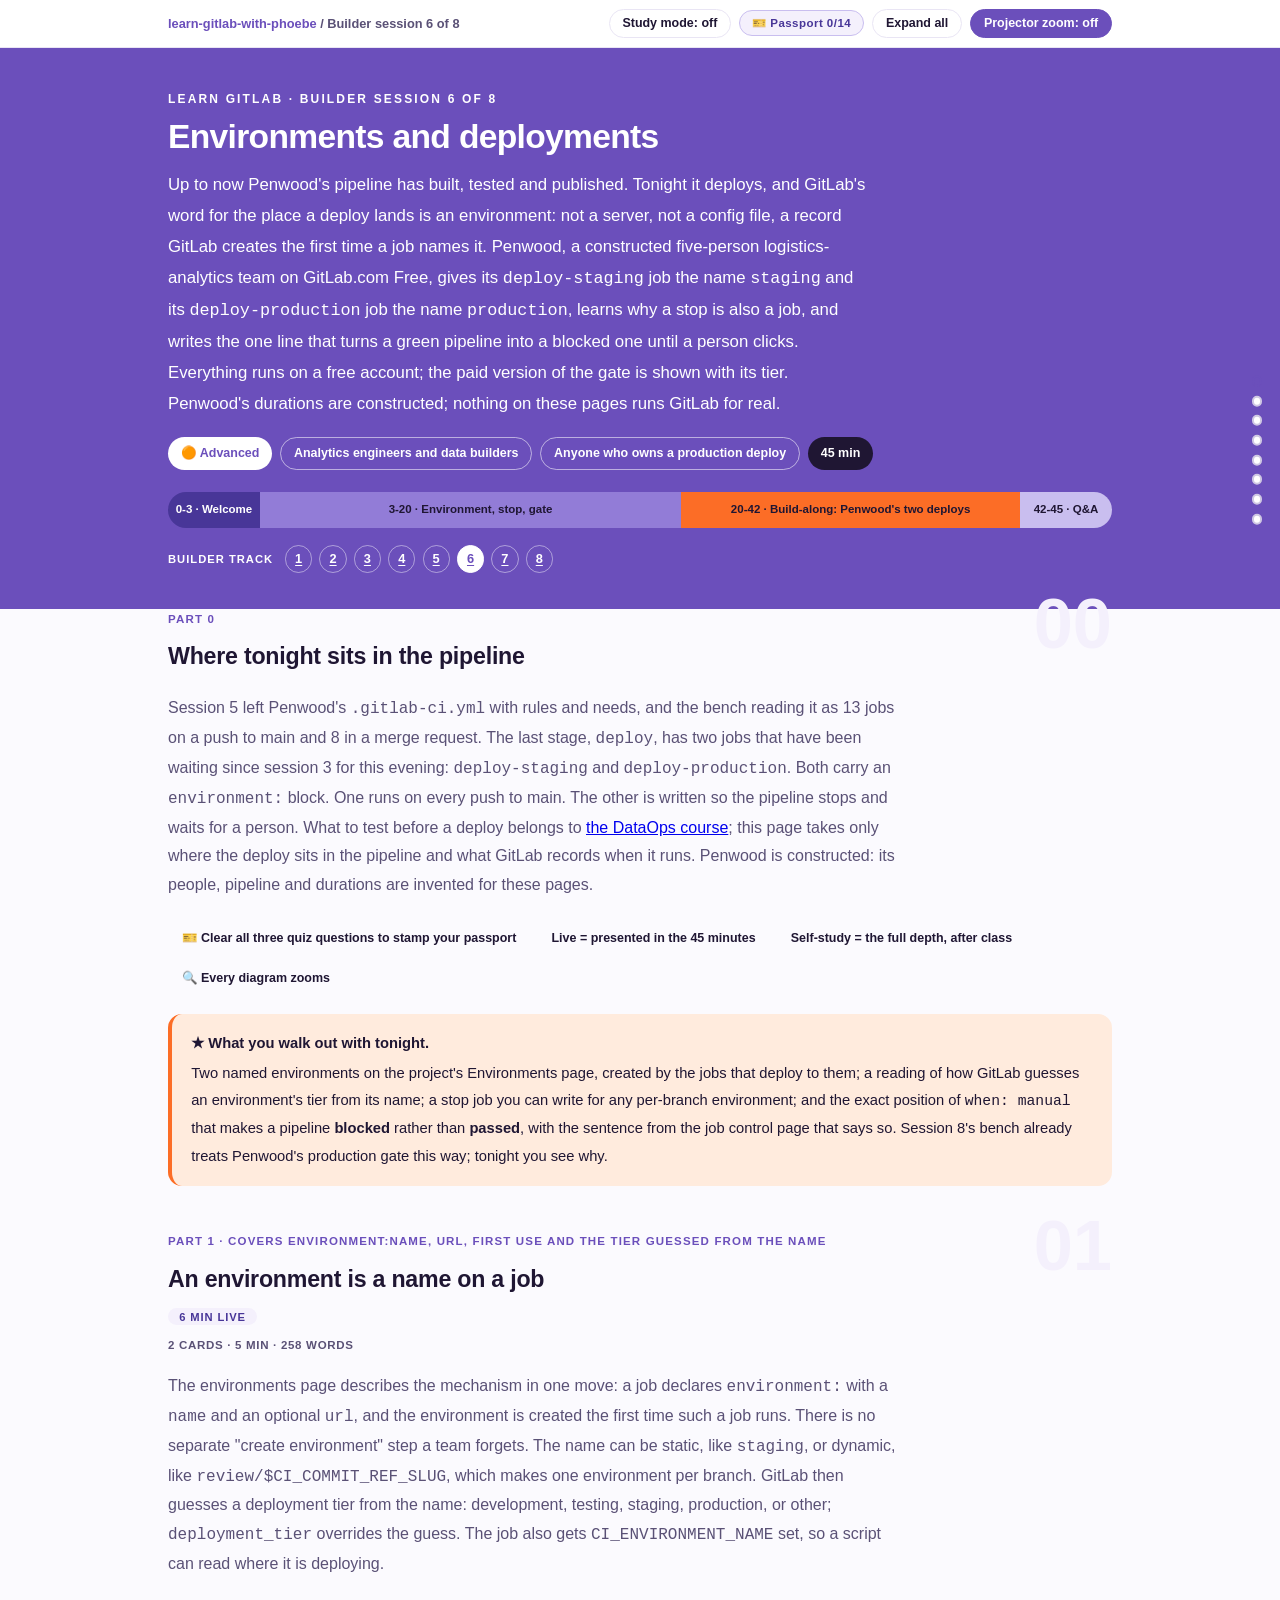
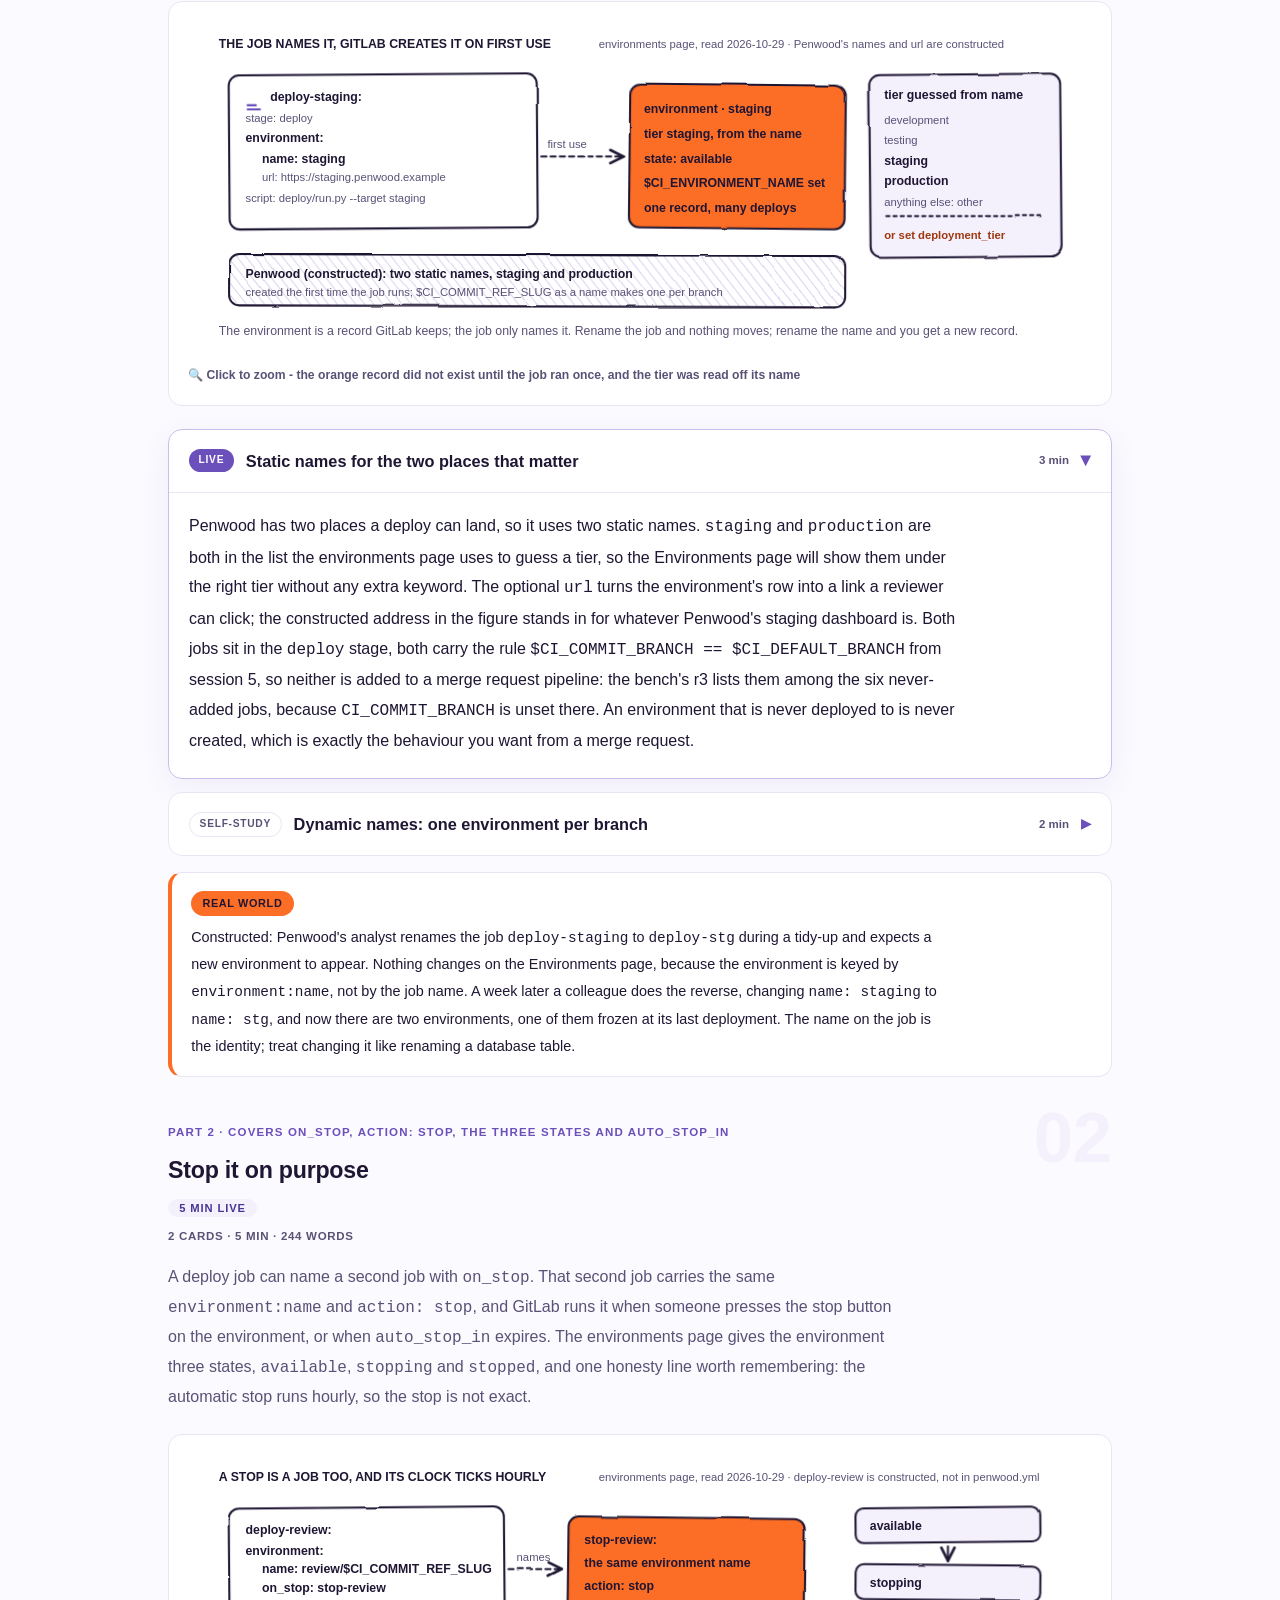
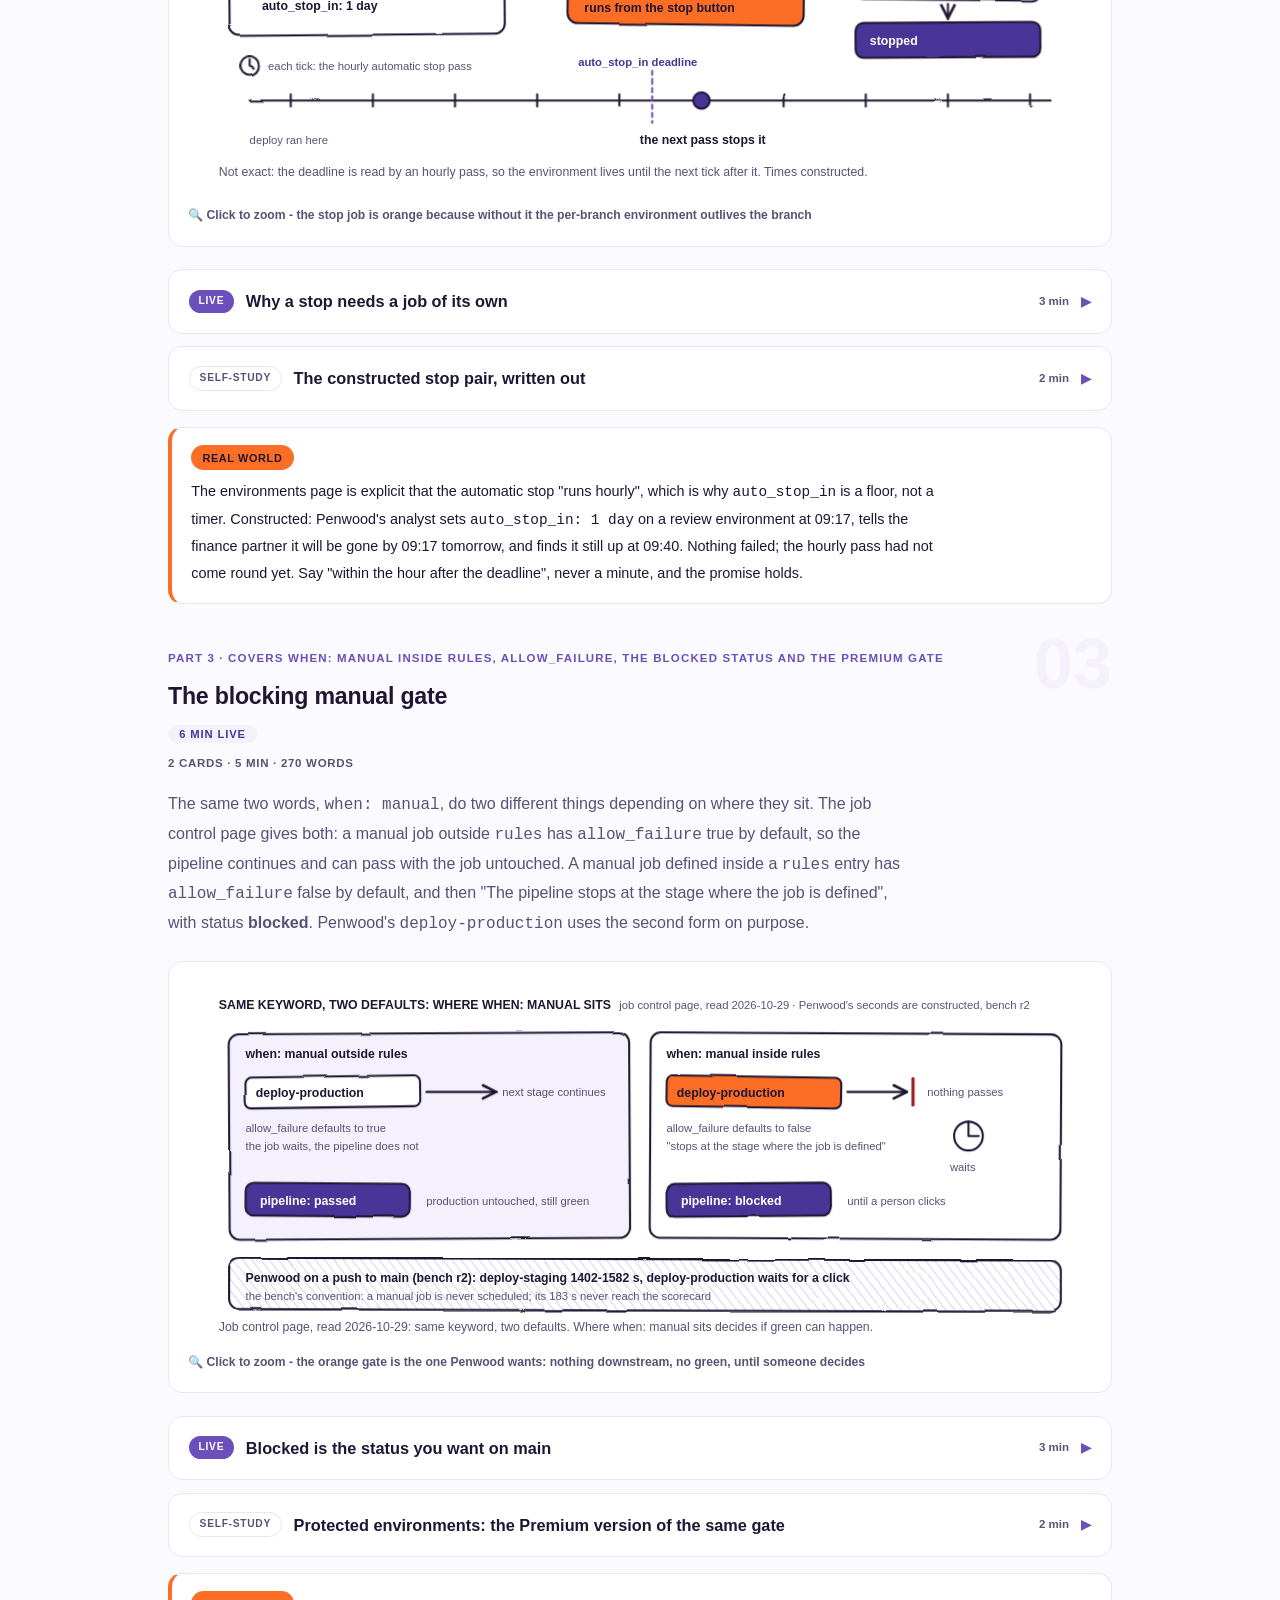
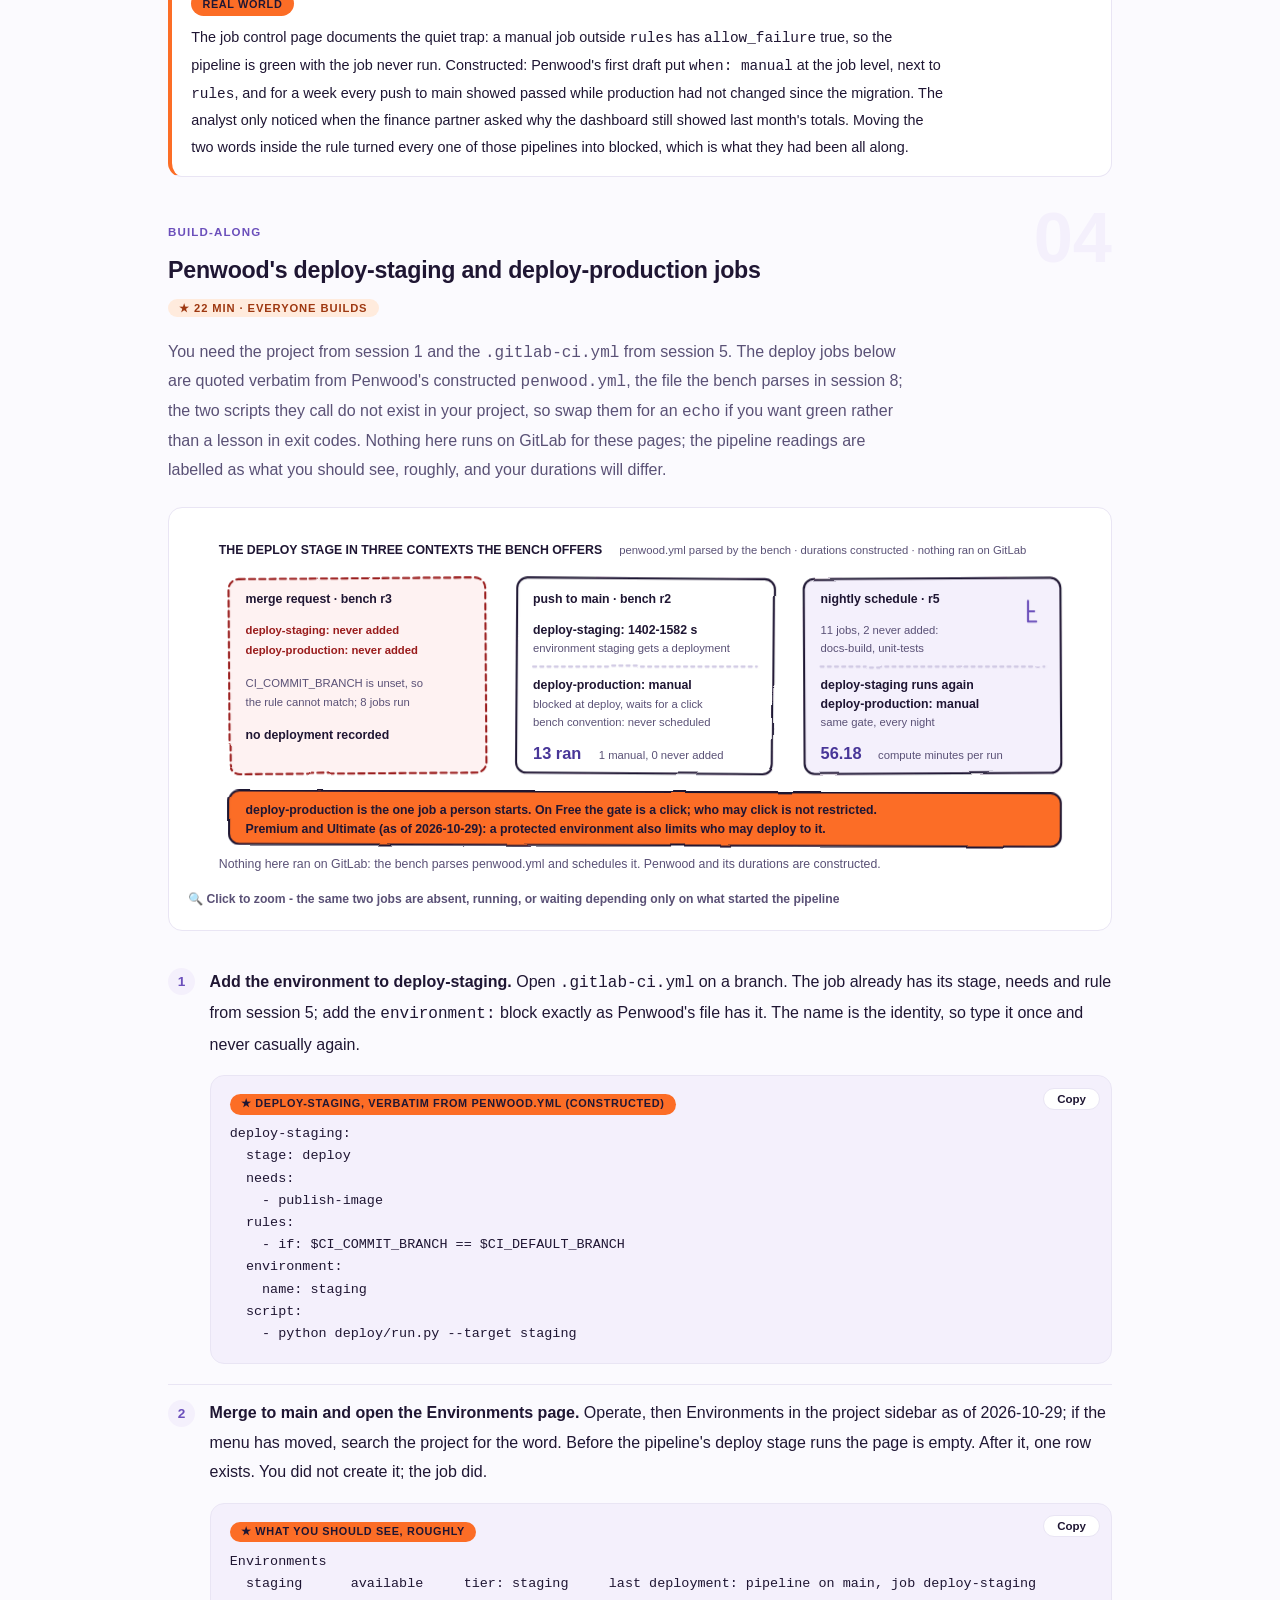
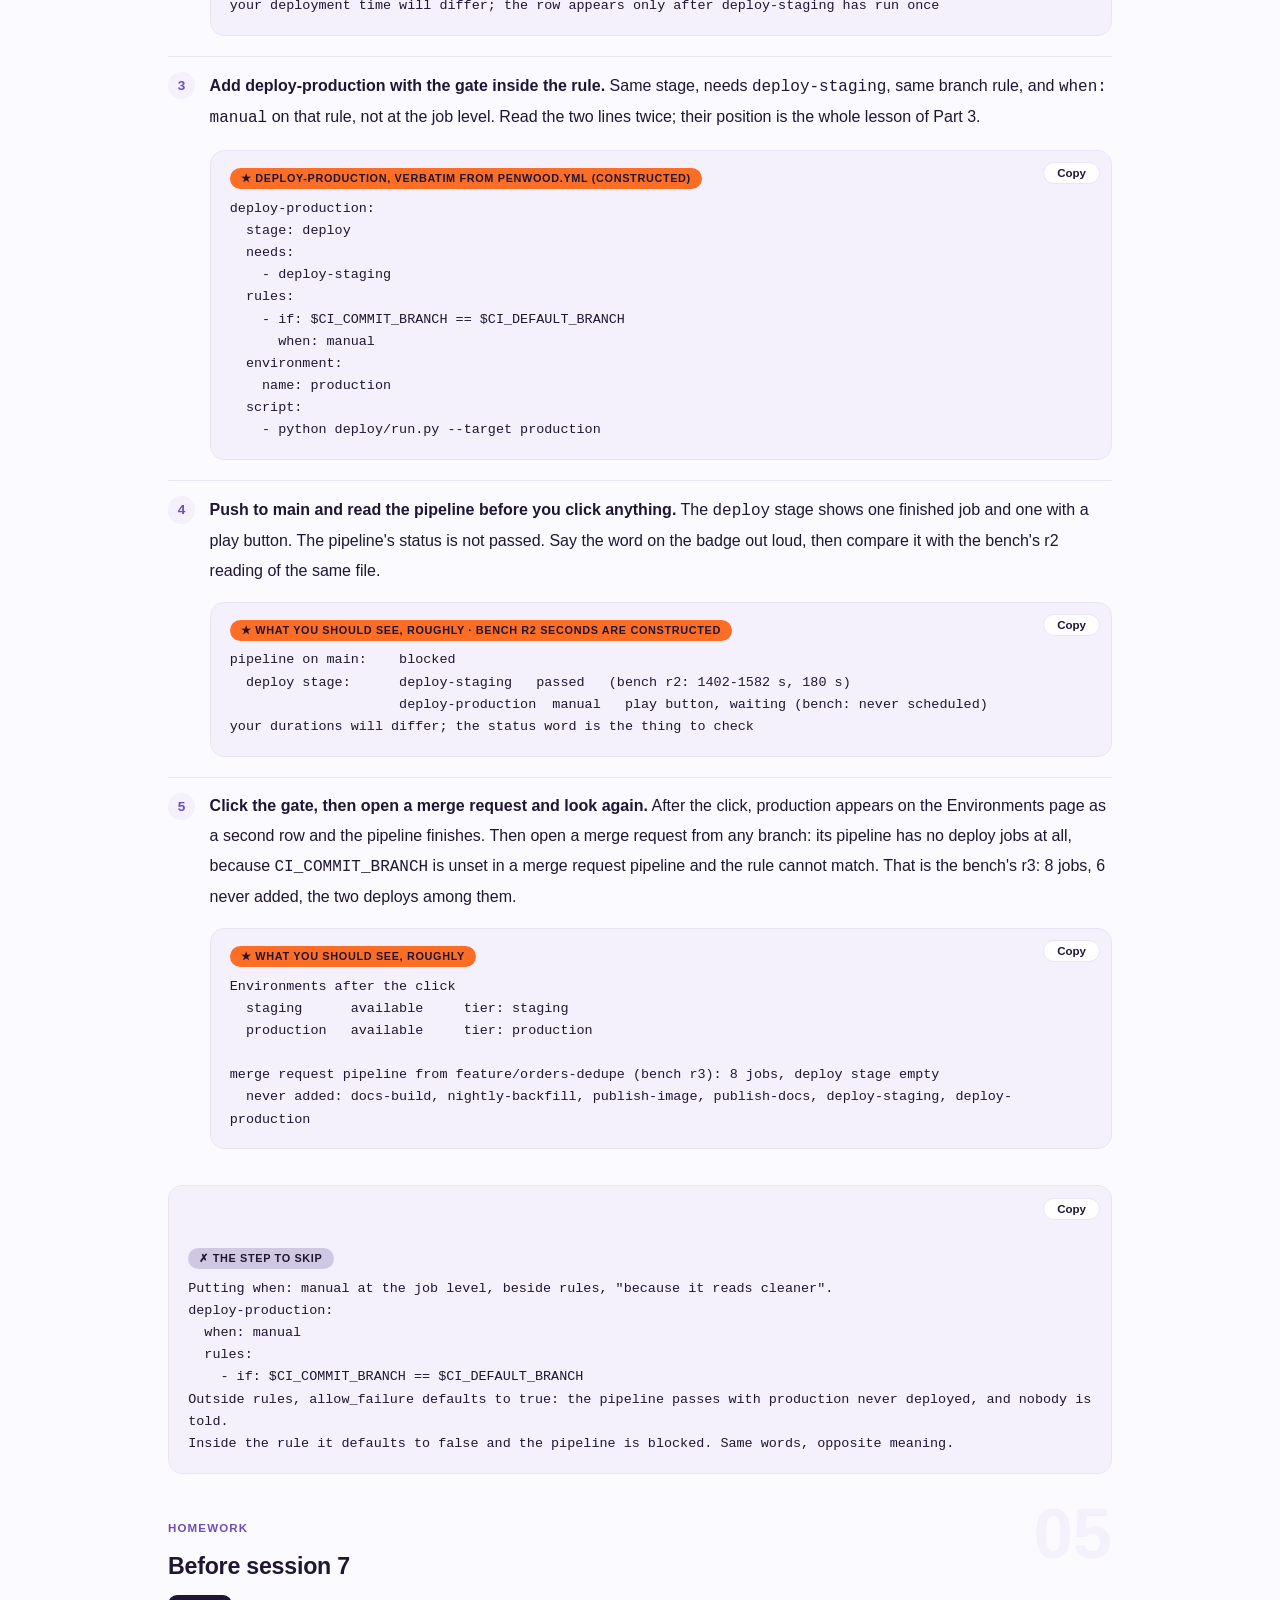
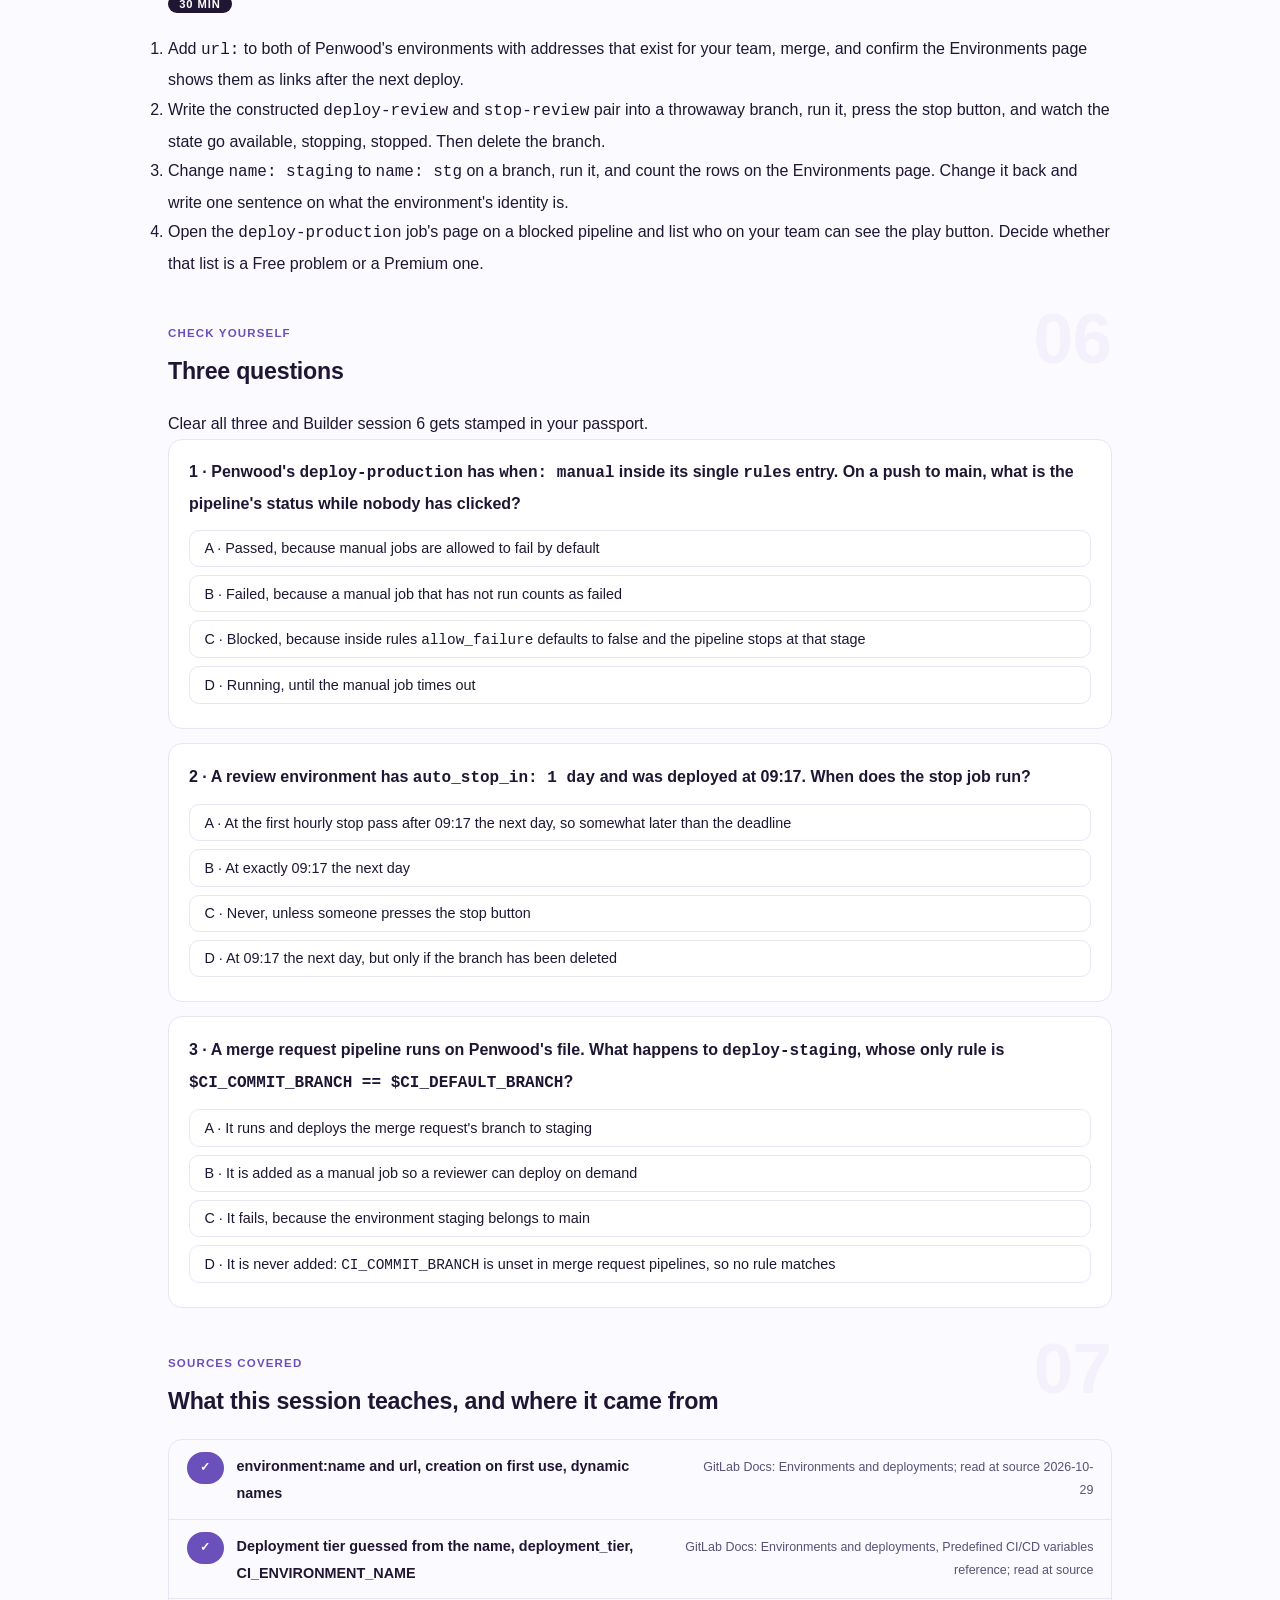
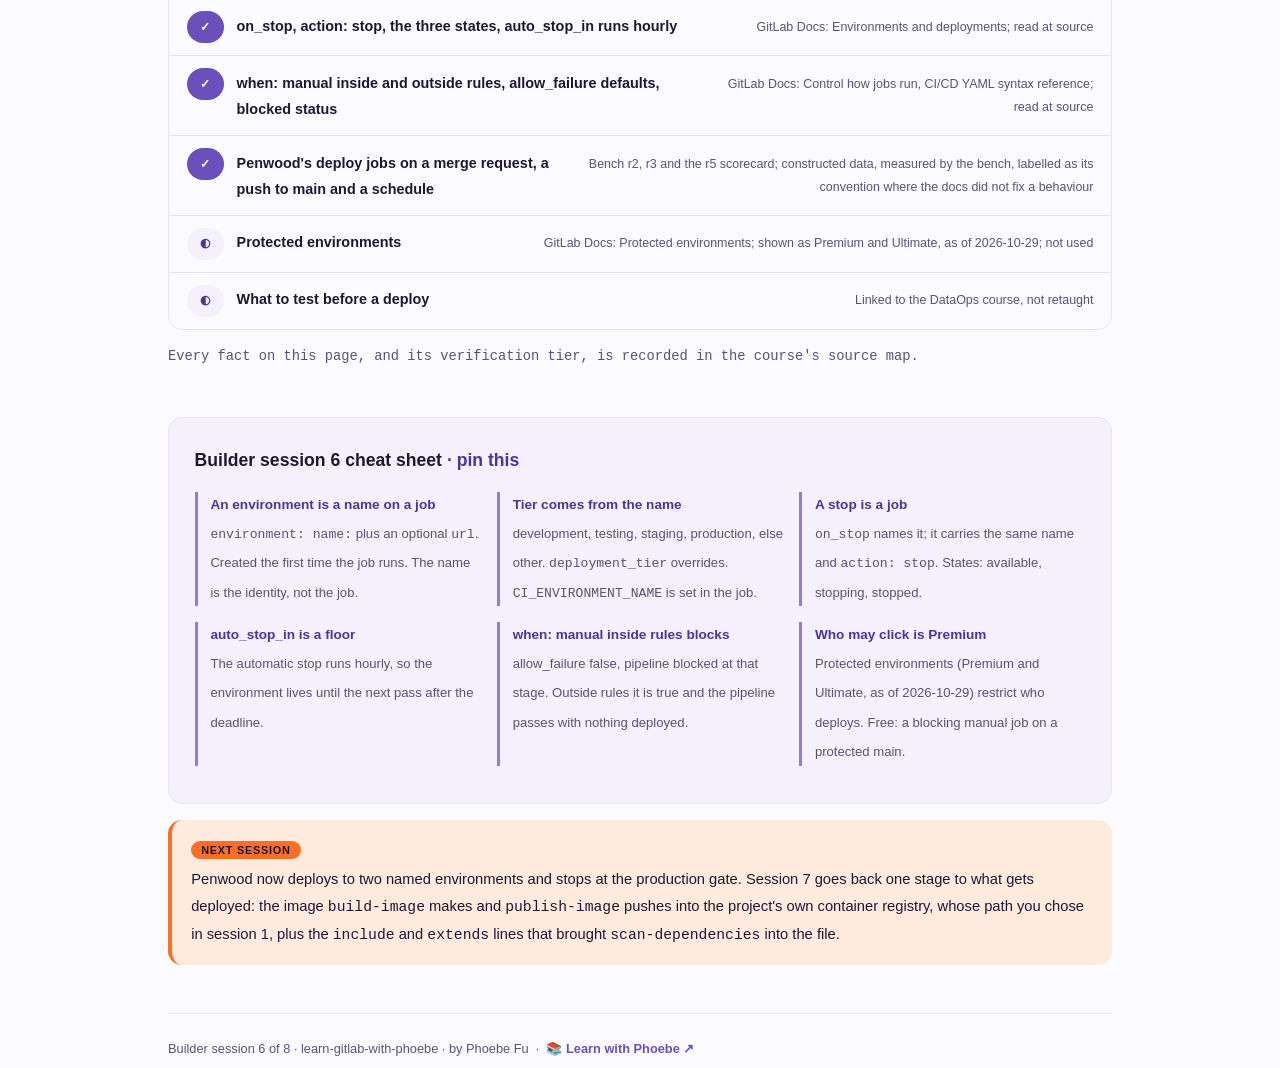
<file: courses/b6-environments-deployments.html>
<!DOCTYPE html>
<html lang="en">
<head>
<meta charset="UTF-8">
<meta name="viewport" content="width=device-width, initial-scale=1.0">
<!-- social:start -->
<meta name="description" content="Builder session 6 of 8. Put environment: on a job and watch GitLab create the environment on first use, guess its tier from the name, stop it on purpose with on_stop and auto_stop_in, and gate production with a manual job inside rules so the pipeline blocks instead of going green. Penwood is a constructed analytics team.">
<meta property="og:type" content="article">
<meta property="og:site_name" content="Learn with Phoebe">
<meta property="og:title" content="Environments and deployments - learn gitlab with phoebe">
<meta property="og:description" content="Builder session 6 of 8. An environment is a name on a job, a stop is a job too, and the manual gate that blocks instead of passing.">
<meta property="og:url" content="https://phoebefu6.github.io/learn-gitlab-with-phoebe/courses/b6-environments-deployments.html">
<meta property="og:image" content="https://phoebefu6.github.io/learn-gitlab-with-phoebe/assets/og-cover.png">
<meta property="og:image:width" content="1200">
<meta property="og:image:height" content="630">
<meta name="twitter:card" content="summary_large_image">
<meta name="twitter:title" content="Environments and deployments - learn gitlab with phoebe">
<meta name="twitter:description" content="Builder session 6 of 8. environment:name, on_stop, auto_stop_in, and when: manual inside rules.">
<meta name="twitter:image" content="https://phoebefu6.github.io/learn-gitlab-with-phoebe/assets/og-cover.png">
<!-- social:end -->
<title>Builder session 6 · Environments and deployments - learn gitlab with phoebe</title>
<link rel="stylesheet" href="../assets/style.css?v=1">
</head>
<body>

<div class="toolbar">
  <div class="wrap">
    <span class="crumb"><a href="../index.html">learn-gitlab-with-phoebe</a> / Builder session 6 of 8</span>
    <button class="btn" id="toggle-all" type="button">Expand all</button>
    <button class="btn primary" id="zoom-toggle" type="button">Projector zoom: off</button>
  </div>
</div>

<header class="masthead">
  <div class="wrap">
    <div class="eyebrow">Learn GitLab · Builder session 6 of 8</div>
    <h1>Environments and <span class="accent">deployments</span></h1>
    <p class="sub">Up to now Penwood's pipeline has built, tested and published. Tonight it deploys, and GitLab's word for the place a deploy lands is an environment: not a server, not a config file, a record GitLab creates the first time a job names it. Penwood, a constructed five-person logistics-analytics team on GitLab.com Free, gives its <code>deploy-staging</code> job the name <code>staging</code> and its <code>deploy-production</code> job the name <code>production</code>, learns why a stop is also a job, and writes the one line that turns a green pipeline into a blocked one until a person clicks. Everything runs on a free account; the paid version of the gate is shown with its tier. Penwood's durations are constructed; nothing on these pages runs GitLab for real.</p>
    <div class="chip-row">
      <span class="chip level">🟠 Advanced</span>
      <span class="chip audience">Analytics engineers and data builders</span>
      <span class="chip audience">Anyone who owns a production deploy</span>
      <span class="chip time">45 min</span>
    </div>
    <div class="agenda">
      <span class="a1" style="flex:1">0-3 · Welcome</span>
      <span class="a2" style="flex:5">3-20 · Environment, stop, gate</span>
      <span class="a3" style="flex:4">20-42 · Build-along: Penwood's two deploys</span>
      <span class="a4" style="flex:1">42-45 · Q&amp;A</span>
    </div>
  </div>
</header>

<main class="wrap">

  <section class="section" id="intro">
    <div class="section-kicker">
      <span class="klabel">Part 0</span>
      <h2>Where tonight sits in the pipeline</h2>
    </div>
    <p class="lede">Session 5 left Penwood's <code>.gitlab-ci.yml</code> with rules and needs, and the bench reading it as 13 jobs on a push to main and 8 in a merge request. The last stage, <code>deploy</code>, has two jobs that have been waiting since session 3 for this evening: <code>deploy-staging</code> and <code>deploy-production</code>. Both carry an <code>environment:</code> block. One runs on every push to main. The other is written so the pipeline stops and waits for a person. What to test before a deploy belongs to <a href="https://phoebefu6.github.io/learn-dataops-with-phoebe/courses/b3-data-testing-contracts.html">the DataOps course</a>; this page takes only where the deploy sits in the pipeline and what GitLab records when it runs. Penwood is constructed: its people, pipeline and durations are invented for these pages.</p>

    <div class="legend">
      <span class="pill">🎫 Clear all three quiz questions to stamp your passport</span>
      <span class="pill">Live = presented in the 45 minutes</span>
      <span class="pill">Self-study = the full depth, after class</span>
      <span class="pill">🔍 Every diagram zooms</span>
    </div>

    <div class="callout win">
      <p><strong>★ What you walk out with tonight.</strong> Two named environments on the project's Environments page, created by the jobs that deploy to them; a reading of how GitLab guesses an environment's tier from its name; a stop job you can write for any per-branch environment; and the exact position of <code>when: manual</code> that makes a pipeline <strong>blocked</strong> rather than <strong>passed</strong>, with the sentence from the job control page that says so. Session 8's bench already treats Penwood's production gate this way; tonight you see why.</p>
    </div>
  </section>

  <section class="section" id="part-1">
    <div class="section-kicker">
      <span class="klabel">Part 1 · covers environment:name, url, first use and the tier guessed from the name</span>
      <h2>An environment is a name on a job</h2>
      <span class="tag concept">6 min live</span>
    </div>
    <p class="lede">The environments page describes the mechanism in one move: a job declares <code>environment:</code> with a <code>name</code> and an optional <code>url</code>, and the environment is created the first time such a job runs. There is no separate "create environment" step a team forgets. The name can be static, like <code>staging</code>, or dynamic, like <code>review/$CI_COMMIT_REF_SLUG</code>, which makes one environment per branch. GitLab then guesses a deployment tier from the name: development, testing, staging, production, or other; <code>deployment_tier</code> overrides the guess. The job also gets <code>CI_ENVIRONMENT_NAME</code> set, so a script can read where it is deploying.</p>

    <figure class="zoomable">
      <svg viewBox="0 0 880 324" xmlns="http://www.w3.org/2000/svg" role="img" aria-label="A hand-drawn job card for deploy-staging with an environment block naming staging and a constructed url. An arrow labelled first use points to an environment record, which is the highlighted item: environment staging, tier staging guessed from the name, state available, CI_ENVIRONMENT_NAME set, one record for many deploys. A side table lists the names GitLab recognises for tiers: development, testing, staging, production, otherwise other, or set deployment_tier. A note says Penwood, constructed, uses two static names and that a dynamic name makes one environment per branch.">
        <defs>
          <filter id="b6aSk" x="-3%" y="-3%" width="106%" height="106%"><feTurbulence type="fractalNoise" baseFrequency="0.02" numOctaves="2" seed="61" result="n"/><feDisplacementMap in="SourceGraphic" in2="n" scale="2.4" xChannelSelector="R" yChannelSelector="G"/></filter>
          <pattern id="b6aHc" patternUnits="userSpaceOnUse" width="7" height="7" patternTransform="rotate(-38)"><line x1="0" y1="0" x2="0" y2="7" stroke="#6B4FBB" stroke-width="1" opacity=".5"/></pattern>
          <marker id="b6aAr" viewBox="0 0 10 10" refX="9" refY="5" markerWidth="8" markerHeight="8" orient="auto"><path d="M1 1 L9 5 L1 9" fill="none" stroke="#1F1633" stroke-width="1.6" stroke-linecap="round"/></marker>
        </defs>
        <style>
          .b6aH { font: 800 12px Inter, sans-serif; fill: #1F1633; }
          .b6aL { font: 600 12px Inter, sans-serif; fill: #1F1633; }
          .b6aS { font: 400 11px Inter, sans-serif; fill: #5A5176; }
          .b6aB { font: 800 11px Inter, sans-serif; fill: #9E3811; }
          .b6aN { font: 400 12px Inter, sans-serif; fill: #5A5176; }
        </style>

        <text class="b6aH" x="30" y="26">THE JOB NAMES IT, GITLAB CREATES IT ON FIRST USE</text>
        <text class="b6aS" x="400" y="26">environments page, read 2026-10-29 · Penwood's names and url are constructed</text>

        <g filter="url(#b6aSk)" fill="none" stroke="#1F1633" stroke-width="2" stroke-linecap="round" stroke-linejoin="round">
          <rect x="40" y="52" width="300" height="150" rx="10" transform="rotate(-0.4 190 127)" fill="#FFFFFF"/>
          <path d="M344 132 L424 132" stroke-dasharray="5 4" marker-end="url(#b6aAr)"/>
          <rect x="430" y="62" width="210" height="140" rx="10" transform="rotate(0.6 535 132)" fill="#FC6D26"/>
          <rect x="664" y="52" width="186" height="178" rx="10" transform="rotate(-0.5 757 141)" fill="#F4F0FC"/>
          <path d="M680 190 L834 190" stroke-dasharray="3 4"/>
          <rect x="40" y="228" width="600" height="50" rx="10" transform="rotate(0.2 340 253)" fill="url(#b6aHc)"/>
          <path d="M58 82 L66 82 M58 86 L70 86" stroke="#6B4FBB"/>
        </g>

        <text class="b6aH" x="80" y="78">deploy-staging:</text>
        <text class="b6aS" x="56" y="98">stage: deploy</text>
        <text class="b6aL" x="56" y="118">environment:</text>
        <text class="b6aL" x="72" y="138">name: staging</text>
        <text class="b6aS" x="72" y="156">url: https://staging.penwood.example</text>
        <text class="b6aS" x="56" y="176">script: deploy/run.py --target staging</text>
        <text class="b6aS" x="350" y="124">first use</text>

        <text class="b6aH" x="444" y="90">environment · staging</text>
        <text class="b6aL" x="444" y="114">tier staging, from the name</text>
        <text class="b6aL" x="444" y="138">state: available</text>
        <text class="b6aL" x="444" y="162">$CI_ENVIRONMENT_NAME set</text>
        <text class="b6aL" x="444" y="186">one record, many deploys</text>

        <text class="b6aH" x="678" y="76">tier guessed from name</text>
        <text class="b6aS" x="678" y="100">development</text>
        <text class="b6aS" x="678" y="120">testing</text>
        <text class="b6aL" x="678" y="140">staging</text>
        <text class="b6aL" x="678" y="160">production</text>
        <text class="b6aS" x="678" y="180">anything else: other</text>
        <text class="b6aB" x="678" y="212">or set deployment_tier</text>

        <text class="b6aL" x="56" y="250">Penwood (constructed): two static names, staging and production</text>
        <text class="b6aS" x="56" y="268">created the first time the job runs; $CI_COMMIT_REF_SLUG as a name makes one per branch</text>

        <text class="b6aN" x="30" y="306">The environment is a record GitLab keeps; the job only names it. Rename the job and nothing moves; rename the name and you get a new record.</text>
      </svg>
      <figcaption>🔍 Click to zoom - the orange record did not exist until the job ran once, and the tier was read off its name</figcaption>
    </figure>

    <details class="card" open>
      <summary><span class="mode live">Live</span> Static names for the two places that matter <span class="mini">3 min</span><span class="caret">▶</span></summary>
      <div class="body">
        <p>Penwood has two places a deploy can land, so it uses two static names. <code>staging</code> and <code>production</code> are both in the list the environments page uses to guess a tier, so the Environments page will show them under the right tier without any extra keyword. The optional <code>url</code> turns the environment's row into a link a reviewer can click; the constructed address in the figure stands in for whatever Penwood's staging dashboard is. Both jobs sit in the <code>deploy</code> stage, both carry the rule <code>$CI_COMMIT_BRANCH == $CI_DEFAULT_BRANCH</code> from session 5, so neither is added to a merge request pipeline: the bench's r3 lists them among the six never-added jobs, because <code>CI_COMMIT_BRANCH</code> is unset there. An environment that is never deployed to is never created, which is exactly the behaviour you want from a merge request.</p>
      </div>
    </details>

    <details class="card">
      <summary><span class="mode self">Self-study</span> Dynamic names: one environment per branch <span class="mini">2 min</span><span class="caret">▶</span></summary>
      <div class="body">
        <p>The environments page allows the name to contain a variable, and <code>$CI_COMMIT_REF_SLUG</code> is the usual choice: a URL-safe form of the branch name. A job with <code>environment: name: review/$CI_COMMIT_REF_SLUG</code> creates a fresh environment the first time each branch's pipeline runs it, which is the pattern behind per-branch review environments. The cost is obvious once you draw it: every branch that ever ran the job leaves a record, and whatever the job deployed is still running somewhere until something stops it. That something is Part 2. Penwood's constructed file does not do this, by choice: with five people and a Free quota, two static environments are enough, and the per-branch pattern is shown so you recognise it rather than so you copy it tonight.</p>
      </div>
    </details>

    <div class="callout example">
      <span class="ex-pill">Real world</span>
      <p>Constructed: Penwood's analyst renames the job <code>deploy-staging</code> to <code>deploy-stg</code> during a tidy-up and expects a new environment to appear. Nothing changes on the Environments page, because the environment is keyed by <code>environment:name</code>, not by the job name. A week later a colleague does the reverse, changing <code>name: staging</code> to <code>name: stg</code>, and now there are two environments, one of them frozen at its last deployment. The name on the job is the identity; treat changing it like renaming a database table.</p>
    </div>
  </section>

  <section class="section" id="part-2">
    <div class="section-kicker">
      <span class="klabel">Part 2 · covers on_stop, action: stop, the three states and auto_stop_in</span>
      <h2>Stop it on purpose</h2>
      <span class="tag concept">5 min live</span>
    </div>
    <p class="lede">A deploy job can name a second job with <code>on_stop</code>. That second job carries the same <code>environment:name</code> and <code>action: stop</code>, and GitLab runs it when someone presses the stop button on the environment, or when <code>auto_stop_in</code> expires. The environments page gives the environment three states, <code>available</code>, <code>stopping</code> and <code>stopped</code>, and one honesty line worth remembering: the automatic stop runs hourly, so the stop is not exact.</p>

    <figure class="zoomable">
      <svg viewBox="0 0 880 332" xmlns="http://www.w3.org/2000/svg" role="img" aria-label="A hand-drawn deploy job card for a constructed deploy-review job whose environment block names review slash CI_COMMIT_REF_SLUG, with on_stop naming stop-review and auto_stop_in of one day. An arrow labelled names points to the highlighted stop-review job, which carries the same environment name and action stop and runs from the stop button. On the right the three states available, stopping and stopped are stacked with arrows. Below, a timeline with hourly ticks shows the auto_stop_in deadline falling between two ticks and the stop landing at the next hourly pass. A note says the stop is not exact.">
        <defs>
          <filter id="b6bSk" x="-3%" y="-3%" width="106%" height="106%"><feTurbulence type="fractalNoise" baseFrequency="0.02" numOctaves="2" seed="67" result="n"/><feDisplacementMap in="SourceGraphic" in2="n" scale="2.4" xChannelSelector="R" yChannelSelector="G"/></filter>
          <pattern id="b6bHc" patternUnits="userSpaceOnUse" width="7" height="7" patternTransform="rotate(-38)"><line x1="0" y1="0" x2="0" y2="7" stroke="#6B4FBB" stroke-width="1" opacity=".5"/></pattern>
          <marker id="b6bAr" viewBox="0 0 10 10" refX="9" refY="5" markerWidth="8" markerHeight="8" orient="auto"><path d="M1 1 L9 5 L1 9" fill="none" stroke="#1F1633" stroke-width="1.6" stroke-linecap="round"/></marker>
        </defs>
        <style>
          .b6bH { font: 800 12px Inter, sans-serif; fill: #1F1633; }
          .b6bL { font: 600 12px Inter, sans-serif; fill: #1F1633; }
          .b6bS { font: 400 11px Inter, sans-serif; fill: #5A5176; }
          .b6bW { font: 800 12px Inter, sans-serif; fill: #FFFFFF; }
          .b6bA { font: 700 11px Inter, sans-serif; fill: #483698; }
          .b6bN { font: 400 12px Inter, sans-serif; fill: #5A5176; }
        </style>

        <text class="b6bH" x="30" y="26">A STOP IS A JOB TOO, AND ITS CLOCK TICKS HOURLY</text>
        <text class="b6bS" x="400" y="26">environments page, read 2026-10-29 · deploy-review is constructed, not in penwood.yml</text>

        <g filter="url(#b6bSk)" fill="none" stroke="#1F1633" stroke-width="2" stroke-linecap="round" stroke-linejoin="round">
          <rect x="40" y="52" width="268" height="124" rx="10" transform="rotate(-0.5 174 114)" fill="#FFFFFF"/>
          <path d="M312 112 L364 112" stroke-dasharray="5 4" marker-end="url(#b6bAr)"/>
          <rect x="370" y="62" width="230" height="104" rx="10" transform="rotate(0.7 485 114)" fill="#FC6D26"/>
          <rect x="650" y="52" width="180" height="34" rx="8" transform="rotate(-0.6 740 69)" fill="#F4F0FC"/>
          <path d="M740 90 L740 104" marker-end="url(#b6bAr)"/>
          <rect x="650" y="108" width="180" height="34" rx="8" transform="rotate(0.5 740 125)" fill="#F4F0FC"/>
          <path d="M740 146 L740 160" marker-end="url(#b6bAr)"/>
          <rect x="650" y="164" width="180" height="34" rx="8" transform="rotate(-0.4 740 181)" fill="#483698"/>
          <path d="M60 240 L840 240"/>
          <path d="M100 234 L100 246 M180 234 L180 246 M260 234 L260 246 M340 234 L340 246 M420 234 L420 246 M500 234 L500 246 M580 234 L580 246 M660 234 L660 246 M740 234 L740 246 M820 234 L820 246"/>
          <path d="M452 212 L452 262" stroke-dasharray="4 4" stroke="#6B4FBB"/>
          <circle cx="500" cy="240" r="8" fill="#483698"/>
          <circle cx="60" cy="206" r="9"/>
          <path d="M60 206 L60 200 M60 206 L64 208"/>
        </g>

        <text class="b6bH" x="56" y="78">deploy-review:</text>
        <text class="b6bL" x="56" y="98">environment:</text>
        <text class="b6bL" x="72" y="116">name: review/$CI_COMMIT_REF_SLUG</text>
        <text class="b6bL" x="72" y="134">on_stop: stop-review</text>
        <text class="b6bL" x="72" y="152">auto_stop_in: 1 day</text>
        <text class="b6bS" x="320" y="104">names</text>

        <text class="b6bH" x="386" y="88">stop-review:</text>
        <text class="b6bL" x="386" y="110">the same environment name</text>
        <text class="b6bL" x="386" y="132">action: stop</text>
        <text class="b6bL" x="386" y="154">runs from the stop button</text>

        <text class="b6bL" x="664" y="74">available</text>
        <text class="b6bL" x="664" y="130">stopping</text>
        <text class="b6bW" x="664" y="186">stopped</text>

        <text class="b6bS" x="78" y="210">each tick: the hourly automatic stop pass</text>
        <text class="b6bA" x="380" y="206">auto_stop_in deadline</text>
        <text class="b6bL" x="440" y="282">the next pass stops it</text>
        <text class="b6bS" x="60" y="282">deploy ran here</text>

        <text class="b6bN" x="30" y="314">Not exact: the deadline is read by an hourly pass, so the environment lives until the next tick after it. Times constructed.</text>
      </svg>
      <figcaption>🔍 Click to zoom - the stop job is orange because without it the per-branch environment outlives the branch</figcaption>
    </figure>

    <details class="card">
      <summary><span class="mode live">Live</span> Why a stop needs a job of its own <span class="mini">3 min</span><span class="caret">▶</span></summary>
      <div class="body">
        <p>GitLab does not know what "stop" means for your environment. For Penwood it might be deleting a schema, for someone else tearing down a container, for a third team flipping a flag. So the mechanism is the only honest one: you write the job, you point <code>on_stop</code> at it, and GitLab promises to run it at the right moments. The stop job must declare the same <code>environment:name</code> and <code>action: stop</code>, or GitLab has no way to connect it to the record. Once it exists, the Environments page grows a stop button, the state goes <code>available</code> to <code>stopping</code> to <code>stopped</code>, and <code>auto_stop_in</code> can do the pressing for you.</p>
      </div>
    </details>

    <details class="card">
      <summary><span class="mode self">Self-study</span> The constructed stop pair, written out <span class="mini">2 min</span><span class="caret">▶</span></summary>
      <div class="body">
        <p>This pair is constructed for the page and is not in <code>penwood.yml</code>; Penwood's two static environments are never stopped automatically, because a staging that disappears overnight helps nobody on a five-person team. The keywords are the ones the environments page documents: <code>environment:name</code>, <code>url</code>, <code>on_stop</code>, <code>auto_stop_in</code>, <code>action: stop</code>. Note that the stop job gets <code>when: manual</code> outside any <code>rules</code> block, so it waits for the button or the clock, and because it is outside rules its <code>allow_failure</code> defaults to true and never blocks the branch pipeline. Part 3 is about the opposite placement.</p>
        <div class="prompt-box good"><span class="label">★ A review environment and its stop (constructed, not in penwood.yml)</span>deploy-review:
  stage: deploy
  script:
    - python deploy/run.py --target review
  environment:
    name: review/$CI_COMMIT_REF_SLUG
    url: https://$CI_COMMIT_REF_SLUG.review.penwood.example
    on_stop: stop-review
    auto_stop_in: 1 day

stop-review:
  stage: deploy
  script:
    - python deploy/teardown.py --target review
  when: manual
  environment:
    name: review/$CI_COMMIT_REF_SLUG
    action: stop</div>
      </div>
    </details>

    <div class="callout example">
      <span class="ex-pill">Real world</span>
      <p>The environments page is explicit that the automatic stop "runs hourly", which is why <code>auto_stop_in</code> is a floor, not a timer. Constructed: Penwood's analyst sets <code>auto_stop_in: 1 day</code> on a review environment at 09:17, tells the finance partner it will be gone by 09:17 tomorrow, and finds it still up at 09:40. Nothing failed; the hourly pass had not come round yet. Say "within the hour after the deadline", never a minute, and the promise holds.</p>
    </div>
  </section>

  <section class="section" id="part-3">
    <div class="section-kicker">
      <span class="klabel">Part 3 · covers when: manual inside rules, allow_failure, the blocked status and the Premium gate</span>
      <h2>The blocking manual gate</h2>
      <span class="tag concept">6 min live</span>
    </div>
    <p class="lede">The same two words, <code>when: manual</code>, do two different things depending on where they sit. The job control page gives both: a manual job outside <code>rules</code> has <code>allow_failure</code> true by default, so the pipeline continues and can pass with the job untouched. A manual job defined inside a <code>rules</code> entry has <code>allow_failure</code> false by default, and then "The pipeline stops at the stage where the job is defined", with status <strong>blocked</strong>. Penwood's <code>deploy-production</code> uses the second form on purpose.</p>

    <figure class="zoomable">
      <svg viewBox="0 0 880 350" xmlns="http://www.w3.org/2000/svg" role="img" aria-label="Two hand-drawn panels. Left, when manual outside rules: the deploy-production job is a plain card, allow_failure defaults to true, the pipeline continues and shows passed. Right, when manual inside rules: the deploy-production job is the highlighted gate, allow_failure defaults to false, the pipeline stops at the deploy stage and shows blocked. A hatched band below reads Penwood on a push to main from bench rung 2: deploy-staging runs from 1402 to 1582 seconds, deploy-production waits for a click; the bench's convention is that a manual job is never scheduled and its 183 seconds are never billed. A note names the job control page read 2026-10-29.">
        <defs>
          <filter id="b6cSk" x="-3%" y="-3%" width="106%" height="106%"><feTurbulence type="fractalNoise" baseFrequency="0.02" numOctaves="2" seed="71" result="n"/><feDisplacementMap in="SourceGraphic" in2="n" scale="2.4" xChannelSelector="R" yChannelSelector="G"/></filter>
          <pattern id="b6cHc" patternUnits="userSpaceOnUse" width="7" height="7" patternTransform="rotate(-38)"><line x1="0" y1="0" x2="0" y2="7" stroke="#6B4FBB" stroke-width="1" opacity=".5"/></pattern>
          <marker id="b6cAr" viewBox="0 0 10 10" refX="9" refY="5" markerWidth="8" markerHeight="8" orient="auto"><path d="M1 1 L9 5 L1 9" fill="none" stroke="#1F1633" stroke-width="1.6" stroke-linecap="round"/></marker>
        </defs>
        <style>
          .b6cH { font: 800 12px Inter, sans-serif; fill: #1F1633; }
          .b6cL { font: 600 12px Inter, sans-serif; fill: #1F1633; }
          .b6cS { font: 400 11px Inter, sans-serif; fill: #5A5176; }
          .b6cW { font: 800 12px Inter, sans-serif; fill: #FFFFFF; }
          .b6cN { font: 400 12px Inter, sans-serif; fill: #5A5176; }
        </style>

        <text class="b6cH" x="30" y="26">SAME KEYWORD, TWO DEFAULTS: WHERE WHEN: MANUAL SITS</text>
        <text class="b6cS" x="420" y="26">job control page, read 2026-10-29 · Penwood's seconds are constructed, bench r2</text>

        <g filter="url(#b6cSk)" fill="none" stroke="#1F1633" stroke-width="2" stroke-linecap="round" stroke-linejoin="round">
          <rect x="40" y="50" width="390" height="200" rx="10" transform="rotate(-0.3 235 150)" fill="#F4F0FC"/>
          <rect x="56" y="92" width="170" height="30" rx="6" transform="rotate(-0.8 141 107)" fill="#FFFFFF"/>
          <path d="M232 107 L300 107" marker-end="url(#b6cAr)"/>
          <rect x="56" y="196" width="160" height="32" rx="8" transform="rotate(0.4 136 212)" fill="#483698"/>
          <rect x="450" y="50" width="400" height="200" rx="10" transform="rotate(0.3 650 150)" fill="#FFFFFF"/>
          <rect x="466" y="92" width="170" height="30" rx="6" transform="rotate(0.9 551 107)" fill="#FC6D26"/>
          <path d="M642 107 L700 107" marker-end="url(#b6cAr)"/>
          <path d="M706 94 L706 120" stroke="#991B1B" stroke-width="3"/>
          <rect x="466" y="196" width="160" height="32" rx="8" transform="rotate(-0.5 546 212)" fill="#483698"/>
          <circle cx="760" cy="150" r="14"/>
          <path d="M760 136 L760 150 L770 150"/>
          <rect x="40" y="270" width="810" height="50" rx="10" transform="rotate(0.2 445 295)" fill="url(#b6cHc)"/>
        </g>

        <text class="b6cH" x="56" y="74">when: manual outside rules</text>
        <text class="b6cL" x="66" y="112">deploy-production</text>
        <text class="b6cS" x="306" y="111">next stage continues</text>
        <text class="b6cS" x="56" y="146">allow_failure defaults to true</text>
        <text class="b6cS" x="56" y="164">the job waits, the pipeline does not</text>
        <text class="b6cW" x="70" y="217">pipeline: passed</text>
        <text class="b6cS" x="232" y="217">production untouched, still green</text>

        <text class="b6cH" x="466" y="74">when: manual inside rules</text>
        <text class="b6cL" x="476" y="112">deploy-production</text>
        <text class="b6cS" x="720" y="111">nothing passes</text>
        <text class="b6cS" x="466" y="146">allow_failure defaults to false</text>
        <text class="b6cS" x="466" y="164">"stops at the stage where the job is defined"</text>
        <text class="b6cW" x="480" y="217">pipeline: blocked</text>
        <text class="b6cS" x="642" y="217">until a person clicks</text>
        <text class="b6cS" x="742" y="184">waits</text>

        <text class="b6cL" x="56" y="292">Penwood on a push to main (bench r2): deploy-staging 1402-1582 s, deploy-production waits for a click</text>
        <text class="b6cS" x="56" y="310">the bench's convention: a manual job is never scheduled; its 183 s never reach the scorecard</text>

        <text class="b6cN" x="30" y="340">Job control page, read 2026-10-29: same keyword, two defaults. Where when: manual sits decides if green can happen.</text>
      </svg>
      <figcaption>🔍 Click to zoom - the orange gate is the one Penwood wants: nothing downstream, no green, until someone decides</figcaption>
    </figure>

    <details class="card">
      <summary><span class="mode live">Live</span> Blocked is the status you want on main <span class="mini">3 min</span><span class="caret">▶</span></summary>
      <div class="body">
        <p>Read Penwood's job as the bench does. <code>deploy-production</code> has one rule: <code>if: $CI_COMMIT_BRANCH == $CI_DEFAULT_BRANCH</code> with <code>when: manual</code> on that same rule. On a push to main the rule matches, the job is added as manual, and because the <code>when</code> lives inside <code>rules</code>, <code>allow_failure</code> is false. The pipeline reaches the <code>deploy</code> stage, runs <code>deploy-staging</code>, and then stops with status blocked. Nobody can mistake it for done. The bench on session 8 reports the same: on r2 deploy-staging runs from 1402 to 1582 seconds and deploy-production is listed as waiting for a click; that is the bench's convention for a manual job, because the YAML reference does not fix a duration for a gate, and the scorecard never bills its constructed 183 seconds.</p>
      </div>
    </details>

    <details class="card">
      <summary><span class="mode self">Self-study</span> Protected environments: the Premium version of the same gate <span class="mini">2 min</span><span class="caret">▶</span></summary>
      <div class="body">
        <p>The manual gate controls <em>whether</em> production deploys. It does not control <em>who</em> may click. <a href="https://docs.gitlab.com/ci/environments/protected_environments/">GitLab Docs, Protected environments</a> adds that control: an environment can be protected so that "only people with the appropriate privileges can deploy to it". The page carries a Premium and Ultimate badge as of 2026-10-29, so Penwood on Free does not have it; re-verify the tier page before relying on it. The Free way is the one this page already built: a blocking manual job on a protected default branch. Since only Maintainers push and merge to <code>main</code> by default (session 1), and the deploy jobs only exist on <code>main</code>, the set of people who can reach the gate is already small. What Free cannot do is stop a Developer who can run pipelines from pressing the button; if that matters to your team, that is the moment Premium earns its price, not before.</p>
      </div>
    </details>

    <div class="callout example">
      <span class="ex-pill">Real world</span>
      <p>The job control page documents the quiet trap: a manual job outside <code>rules</code> has <code>allow_failure</code> true, so the pipeline is green with the job never run. Constructed: Penwood's first draft put <code>when: manual</code> at the job level, next to <code>rules</code>, and for a week every push to main showed passed while production had not changed since the migration. The analyst only noticed when the finance partner asked why the dashboard still showed last month's totals. Moving the two words inside the rule turned every one of those pipelines into blocked, which is what they had been all along.</p>
    </div>
  </section>

  <section class="section" id="demo-1">
    <div class="section-kicker">
      <span class="klabel">Build-along</span>
      <h2>Penwood's deploy-staging and deploy-production jobs</h2>
      <span class="tag demo">★ 22 min · everyone builds</span>
    </div>
    <p class="lede">You need the project from session 1 and the <code>.gitlab-ci.yml</code> from session 5. The deploy jobs below are quoted verbatim from Penwood's constructed <code>penwood.yml</code>, the file the bench parses in session 8; the two scripts they call do not exist in your project, so swap them for an <code>echo</code> if you want green rather than a lesson in exit codes. Nothing here runs on GitLab for these pages; the pipeline readings are labelled as what you should see, roughly, and your durations will differ.</p>

    <figure class="zoomable">
      <svg viewBox="0 0 880 342" xmlns="http://www.w3.org/2000/svg" role="img" aria-label="Three hand-drawn panels showing Penwood's deploy stage in three pipeline contexts from the bench. Merge request, rung 3: both deploy jobs never added because CI_COMMIT_BRANCH is unset, no deployment recorded, drawn as a red dashed excluded panel. Push to main, rung 2: deploy-staging runs from 1402 to 1582 seconds, deploy-production is manual and blocks the stage, the bench's convention is that it is never scheduled. Nightly schedule, scorecard: 11 jobs, 2 never added which are docs-build and unit-tests, deploy-staging runs again, deploy-production is manual, 56.18 compute minutes per run. An orange band says deploy-production is the one job a person starts, and that a protected environment on Premium and Ultimate also limits who may deploy.">
        <defs>
          <filter id="b6dSk" x="-3%" y="-3%" width="106%" height="106%"><feTurbulence type="fractalNoise" baseFrequency="0.02" numOctaves="2" seed="73" result="n"/><feDisplacementMap in="SourceGraphic" in2="n" scale="2.4" xChannelSelector="R" yChannelSelector="G"/></filter>
          <pattern id="b6dHc" patternUnits="userSpaceOnUse" width="7" height="7" patternTransform="rotate(-38)"><line x1="0" y1="0" x2="0" y2="7" stroke="#6B4FBB" stroke-width="1" opacity=".5"/></pattern>
          <marker id="b6dAr" viewBox="0 0 10 10" refX="9" refY="5" markerWidth="8" markerHeight="8" orient="auto"><path d="M1 1 L9 5 L1 9" fill="none" stroke="#1F1633" stroke-width="1.6" stroke-linecap="round"/></marker>
        </defs>
        <style>
          .b6dH { font: 800 12px Inter, sans-serif; fill: #1F1633; }
          .b6dL { font: 600 12px Inter, sans-serif; fill: #1F1633; }
          .b6dS { font: 400 11px Inter, sans-serif; fill: #5A5176; }
          .b6dR { font: 800 11px Inter, sans-serif; fill: #991B1B; }
          .b6dV { font: 800 16px Inter, sans-serif; fill: #483698; }
          .b6dN { font: 400 12px Inter, sans-serif; fill: #5A5176; }
        </style>

        <text class="b6dH" x="30" y="26">THE DEPLOY STAGE IN THREE CONTEXTS THE BENCH OFFERS</text>
        <text class="b6dS" x="420" y="26">penwood.yml parsed by the bench · durations constructed · nothing ran on GitLab</text>

        <g filter="url(#b6dSk)" fill="none" stroke="#1F1633" stroke-width="2" stroke-linecap="round" stroke-linejoin="round">
          <rect x="40" y="50" width="250" height="190" rx="10" transform="rotate(-0.4 165 145)" fill="#FEF2F2" stroke="#991B1B" stroke-dasharray="6 4"/>
          <rect x="320" y="50" width="250" height="190" rx="10" transform="rotate(0.4 445 145)" fill="#FFFFFF"/>
          <rect x="600" y="50" width="250" height="190" rx="10" transform="rotate(-0.3 725 145)" fill="#F4F0FC"/>
          <path d="M336 136 L554 136" stroke-dasharray="3 4" stroke="#CFC8E3"/>
          <path d="M616 136 L834 136" stroke-dasharray="3 4" stroke="#CFC8E3"/>
          <rect x="40" y="258" width="810" height="52" rx="10" transform="rotate(0.2 445 284)" fill="#FC6D26"/>
          <path d="M818 72 L818 92 L826 92 M818 82 L824 82" stroke="#6B4FBB"/>
        </g>

        <text class="b6dH" x="56" y="74">merge request · bench r3</text>
        <text class="b6dR" x="56" y="104">deploy-staging: never added</text>
        <text class="b6dR" x="56" y="124">deploy-production: never added</text>
        <text class="b6dS" x="56" y="156">CI_COMMIT_BRANCH is unset, so</text>
        <text class="b6dS" x="56" y="174">the rule cannot match; 8 jobs run</text>
        <text class="b6dL" x="56" y="206">no deployment recorded</text>

        <text class="b6dH" x="336" y="74">push to main · bench r2</text>
        <text class="b6dL" x="336" y="104">deploy-staging: 1402-1582 s</text>
        <text class="b6dS" x="336" y="122">environment staging gets a deployment</text>
        <text class="b6dL" x="336" y="158">deploy-production: manual</text>
        <text class="b6dS" x="336" y="176">blocked at deploy, waits for a click</text>
        <text class="b6dS" x="336" y="194">bench convention: never scheduled</text>
        <text class="b6dV" x="336" y="226">13 ran</text>
        <text class="b6dS" x="400" y="226">1 manual, 0 never added</text>

        <text class="b6dH" x="616" y="74">nightly schedule · r5</text>
        <text class="b6dS" x="616" y="104">11 jobs, 2 never added:</text>
        <text class="b6dS" x="616" y="122">docs-build, unit-tests</text>
        <text class="b6dL" x="616" y="158">deploy-staging runs again</text>
        <text class="b6dL" x="616" y="176">deploy-production: manual</text>
        <text class="b6dS" x="616" y="194">same gate, every night</text>
        <text class="b6dV" x="616" y="226">56.18</text>
        <text class="b6dS" x="672" y="226">compute minutes per run</text>

        <text class="b6dL" x="56" y="280">deploy-production is the one job a person starts. On Free the gate is a click; who may click is not restricted.</text>
        <text class="b6dL" x="56" y="298">Premium and Ultimate (as of 2026-10-29): a protected environment also limits who may deploy to it.</text>

        <text class="b6dN" x="30" y="332">Nothing here ran on GitLab: the bench parses penwood.yml and schedules it. Penwood and its durations are constructed.</text>
      </svg>
      <figcaption>🔍 Click to zoom - the same two jobs are absent, running, or waiting depending only on what started the pipeline</figcaption>
    </figure>

    <div class="steps">
      <div class="step">
        <p><strong>Add the environment to deploy-staging.</strong> Open <code>.gitlab-ci.yml</code> on a branch. The job already has its stage, needs and rule from session 5; add the <code>environment:</code> block exactly as Penwood's file has it. The name is the identity, so type it once and never casually again.</p>
        <div class="prompt-box good"><span class="label">★ deploy-staging, verbatim from penwood.yml (constructed)</span>deploy-staging:
  stage: deploy
  needs:
    - publish-image
  rules:
    - if: $CI_COMMIT_BRANCH == $CI_DEFAULT_BRANCH
  environment:
    name: staging
  script:
    - python deploy/run.py --target staging</div>
      </div>
      <div class="step">
        <p><strong>Merge to main and open the Environments page.</strong> Operate, then Environments in the project sidebar as of 2026-10-29; if the menu has moved, search the project for the word. Before the pipeline's deploy stage runs the page is empty. After it, one row exists. You did not create it; the job did.</p>
        <div class="prompt-box good"><span class="label">★ What you should see, roughly</span>Environments
  staging      available     tier: staging     last deployment: pipeline on main, job deploy-staging
your deployment time will differ; the row appears only after deploy-staging has run once</div>
      </div>
      <div class="step">
        <p><strong>Add deploy-production with the gate inside the rule.</strong> Same stage, needs <code>deploy-staging</code>, same branch rule, and <code>when: manual</code> on that rule, not at the job level. Read the two lines twice; their position is the whole lesson of Part 3.</p>
        <div class="prompt-box good"><span class="label">★ deploy-production, verbatim from penwood.yml (constructed)</span>deploy-production:
  stage: deploy
  needs:
    - deploy-staging
  rules:
    - if: $CI_COMMIT_BRANCH == $CI_DEFAULT_BRANCH
      when: manual
  environment:
    name: production
  script:
    - python deploy/run.py --target production</div>
      </div>
      <div class="step">
        <p><strong>Push to main and read the pipeline before you click anything.</strong> The <code>deploy</code> stage shows one finished job and one with a play button. The pipeline's status is not passed. Say the word on the badge out loud, then compare it with the bench's r2 reading of the same file.</p>
        <div class="prompt-box good"><span class="label">★ What you should see, roughly · bench r2 seconds are constructed</span>pipeline on main:    blocked
  deploy stage:      deploy-staging   passed   (bench r2: 1402-1582 s, 180 s)
                     deploy-production  manual   play button, waiting (bench: never scheduled)
your durations will differ; the status word is the thing to check</div>
      </div>
      <div class="step">
        <p><strong>Click the gate, then open a merge request and look again.</strong> After the click, production appears on the Environments page as a second row and the pipeline finishes. Then open a merge request from any branch: its pipeline has no deploy jobs at all, because <code>CI_COMMIT_BRANCH</code> is unset in a merge request pipeline and the rule cannot match. That is the bench's r3: 8 jobs, 6 never added, the two deploys among them.</p>
        <div class="prompt-box good"><span class="label">★ What you should see, roughly</span>Environments after the click
  staging      available     tier: staging
  production   available     tier: production

merge request pipeline from feature/orders-dedupe (bench r3): 8 jobs, deploy stage empty
  never added: docs-build, nightly-backfill, publish-image, publish-docs, deploy-staging, deploy-production</div>
      </div>
    </div>

    <div class="prompt-box bad">
      <span class="label">✗ The step to skip</span>Putting when: manual at the job level, beside rules, "because it reads cleaner".
deploy-production:
  when: manual
  rules:
    - if: $CI_COMMIT_BRANCH == $CI_DEFAULT_BRANCH
Outside rules, allow_failure defaults to true: the pipeline passes with production never deployed, and nobody is told.
Inside the rule it defaults to false and the pipeline is blocked. Same words, opposite meaning.</div>
  </section>

  <section class="section" id="exercise">
    <div class="section-kicker">
      <span class="klabel">Homework</span>
      <h2>Before session 7</h2>
      <span class="tag exercise">30 min</span>
    </div>
    <ol>
      <li>Add <code>url:</code> to both of Penwood's environments with addresses that exist for your team, merge, and confirm the Environments page shows them as links after the next deploy.</li>
      <li>Write the constructed <code>deploy-review</code> and <code>stop-review</code> pair into a throwaway branch, run it, press the stop button, and watch the state go available, stopping, stopped. Then delete the branch.</li>
      <li>Change <code>name: staging</code> to <code>name: stg</code> on a branch, run it, and count the rows on the Environments page. Change it back and write one sentence on what the environment's identity is.</li>
      <li>Open the <code>deploy-production</code> job's page on a blocked pipeline and list who on your team can see the play button. Decide whether that list is a Free problem or a Premium one.</li>
    </ol>
  </section>

  <section class="section" id="quiz">
    <div class="section-kicker">
      <span class="klabel">Check yourself</span>
      <h2>Three questions</h2>
    </div>
    <p>Clear all three and Builder session 6 gets stamped in your passport.</p>

    <div class="quiz-q" data-answer="2">
      <p class="qtext">1 · Penwood's <code>deploy-production</code> has <code>when: manual</code> inside its single <code>rules</code> entry. On a push to main, what is the pipeline's status while nobody has clicked?</p>
      <button class="qopt" type="button">A · Passed, because manual jobs are allowed to fail by default</button>
      <button class="qopt" type="button">B · Failed, because a manual job that has not run counts as failed</button>
      <button class="qopt" type="button">C · Blocked, because inside rules <code>allow_failure</code> defaults to false and the pipeline stops at that stage</button>
      <button class="qopt" type="button">D · Running, until the manual job times out</button>
      <p class="qwhy">The job control page: with <code>when: manual</code> inside <code>rules</code>, <code>allow_failure</code> is false by default and "The pipeline stops at the stage where the job is defined", status blocked. Outside rules the default flips to true and answer A would be right, which is exactly the trap.</p>
    </div>

    <div class="quiz-q" data-answer="0">
      <p class="qtext">2 · A review environment has <code>auto_stop_in: 1 day</code> and was deployed at 09:17. When does the stop job run?</p>
      <button class="qopt" type="button">A · At the first hourly stop pass after 09:17 the next day, so somewhat later than the deadline</button>
      <button class="qopt" type="button">B · At exactly 09:17 the next day</button>
      <button class="qopt" type="button">C · Never, unless someone presses the stop button</button>
      <button class="qopt" type="button">D · At 09:17 the next day, but only if the branch has been deleted</button>
      <p class="qwhy">The environments page says the automatic stop runs hourly, so stops are not exact: the deadline is read by the next hourly pass. The stop job is the one <code>on_stop</code> names; the button and the clock both run it.</p>
    </div>

    <div class="quiz-q" data-answer="3">
      <p class="qtext">3 · A merge request pipeline runs on Penwood's file. What happens to <code>deploy-staging</code>, whose only rule is <code>$CI_COMMIT_BRANCH == $CI_DEFAULT_BRANCH</code>?</p>
      <button class="qopt" type="button">A · It runs and deploys the merge request's branch to staging</button>
      <button class="qopt" type="button">B · It is added as a manual job so a reviewer can deploy on demand</button>
      <button class="qopt" type="button">C · It fails, because the environment staging belongs to main</button>
      <button class="qopt" type="button">D · It is never added: <code>CI_COMMIT_BRANCH</code> is unset in merge request pipelines, so no rule matches</button>
      <p class="qwhy">The predefined variables page says <code>CI_COMMIT_BRANCH</code> is available in branch pipelines and not set in merge request pipelines; the rules page says a job with no matching rule is not added. The bench's r3 lists both deploy jobs among the six never added.</p>
    </div>

    <p class="quiz-score"></p>
  </section>

  <section class="section" id="official">
    <div class="section-kicker">
      <span class="klabel">Sources covered</span>
      <h2>What this session teaches, and where it came from</h2>
    </div>
    <div class="covered">
      <div class="covered-row"><span class="status pill solid">✓</span><span class="name">environment:name and url, creation on first use, dynamic names</span><span class="note">GitLab Docs: Environments and deployments; read at source 2026-10-29</span></div>
      <div class="covered-row"><span class="status pill solid">✓</span><span class="name">Deployment tier guessed from the name, deployment_tier, CI_ENVIRONMENT_NAME</span><span class="note">GitLab Docs: Environments and deployments, Predefined CI/CD variables reference; read at source</span></div>
      <div class="covered-row"><span class="status pill solid">✓</span><span class="name">on_stop, action: stop, the three states, auto_stop_in runs hourly</span><span class="note">GitLab Docs: Environments and deployments; read at source</span></div>
      <div class="covered-row"><span class="status pill solid">✓</span><span class="name">when: manual inside and outside rules, allow_failure defaults, blocked status</span><span class="note">GitLab Docs: Control how jobs run, CI/CD YAML syntax reference; read at source</span></div>
      <div class="covered-row"><span class="status pill solid">✓</span><span class="name">Penwood's deploy jobs on a merge request, a push to main and a schedule</span><span class="note">Bench r2, r3 and the r5 scorecard; constructed data, measured by the bench, labelled as its convention where the docs did not fix a behaviour</span></div>
      <div class="covered-row"><span class="status pill light">◐</span><span class="name">Protected environments</span><span class="note">GitLab Docs: Protected environments; shown as Premium and Ultimate, as of 2026-10-29; not used</span></div>
      <div class="covered-row"><span class="status pill light">◐</span><span class="name">What to test before a deploy</span><span class="note">Linked to the DataOps course, not retaught</span></div>
    </div>
    <p class="mono" style="margin-top:14px">Every fact on this page, and its verification tier, is recorded in the course's source map.</p>
  </section>

  <section class="cheat" id="cheatsheet">
    <h3>Builder session 6 cheat sheet <span>· pin this</span></h3>
    <div class="grid-2">
      <div class="cheat-item"><b>An environment is a name on a job</b><span><code>environment: name:</code> plus an optional <code>url</code>. Created the first time the job runs. The name is the identity, not the job.</span></div>
      <div class="cheat-item"><b>Tier comes from the name</b><span>development, testing, staging, production, else other. <code>deployment_tier</code> overrides. <code>CI_ENVIRONMENT_NAME</code> is set in the job.</span></div>
      <div class="cheat-item"><b>A stop is a job</b><span><code>on_stop</code> names it; it carries the same name and <code>action: stop</code>. States: available, stopping, stopped.</span></div>
      <div class="cheat-item"><b>auto_stop_in is a floor</b><span>The automatic stop runs hourly, so the environment lives until the next pass after the deadline.</span></div>
      <div class="cheat-item"><b>when: manual inside rules blocks</b><span>allow_failure false, pipeline blocked at that stage. Outside rules it is true and the pipeline passes with nothing deployed.</span></div>
      <div class="cheat-item"><b>Who may click is Premium</b><span>Protected environments (Premium and Ultimate, as of 2026-10-29) restrict who deploys. Free: a blocking manual job on a protected main.</span></div>
    </div>
  </section>

  <div class="callout next">
    <span class="nx-pill">Next session</span>
    <p>Penwood now deploys to two named environments and stops at the production gate. Session 7 goes back one stage to what gets deployed: the image <code>build-image</code> makes and <code>publish-image</code> pushes into the project's own container registry, whose path you chose in session 1, plus the <code>include</code> and <code>extends</code> lines that brought <code>scan-dependencies</code> into the file.</p>
  </div>

  <footer class="pagefoot">
    <span>Builder session 6 of 8 · learn-gitlab-with-phoebe · by Phoebe Fu &nbsp;·&nbsp; 📚 <a href="https://phoebefu6.github.io/learn-with-phoebe/">Learn with Phoebe ↗</a></span>
    <span><a href="b5-rules-needs-dag.html">← Prev: Rules, needs and the DAG</a> &nbsp;·&nbsp; <a href="b7-registry-and-templates.html">Next: Container registry and templates →</a></span>
  </footer>

</main>

<script src="../assets/app.js?v=1"></script>
</body>
</html>
</file>
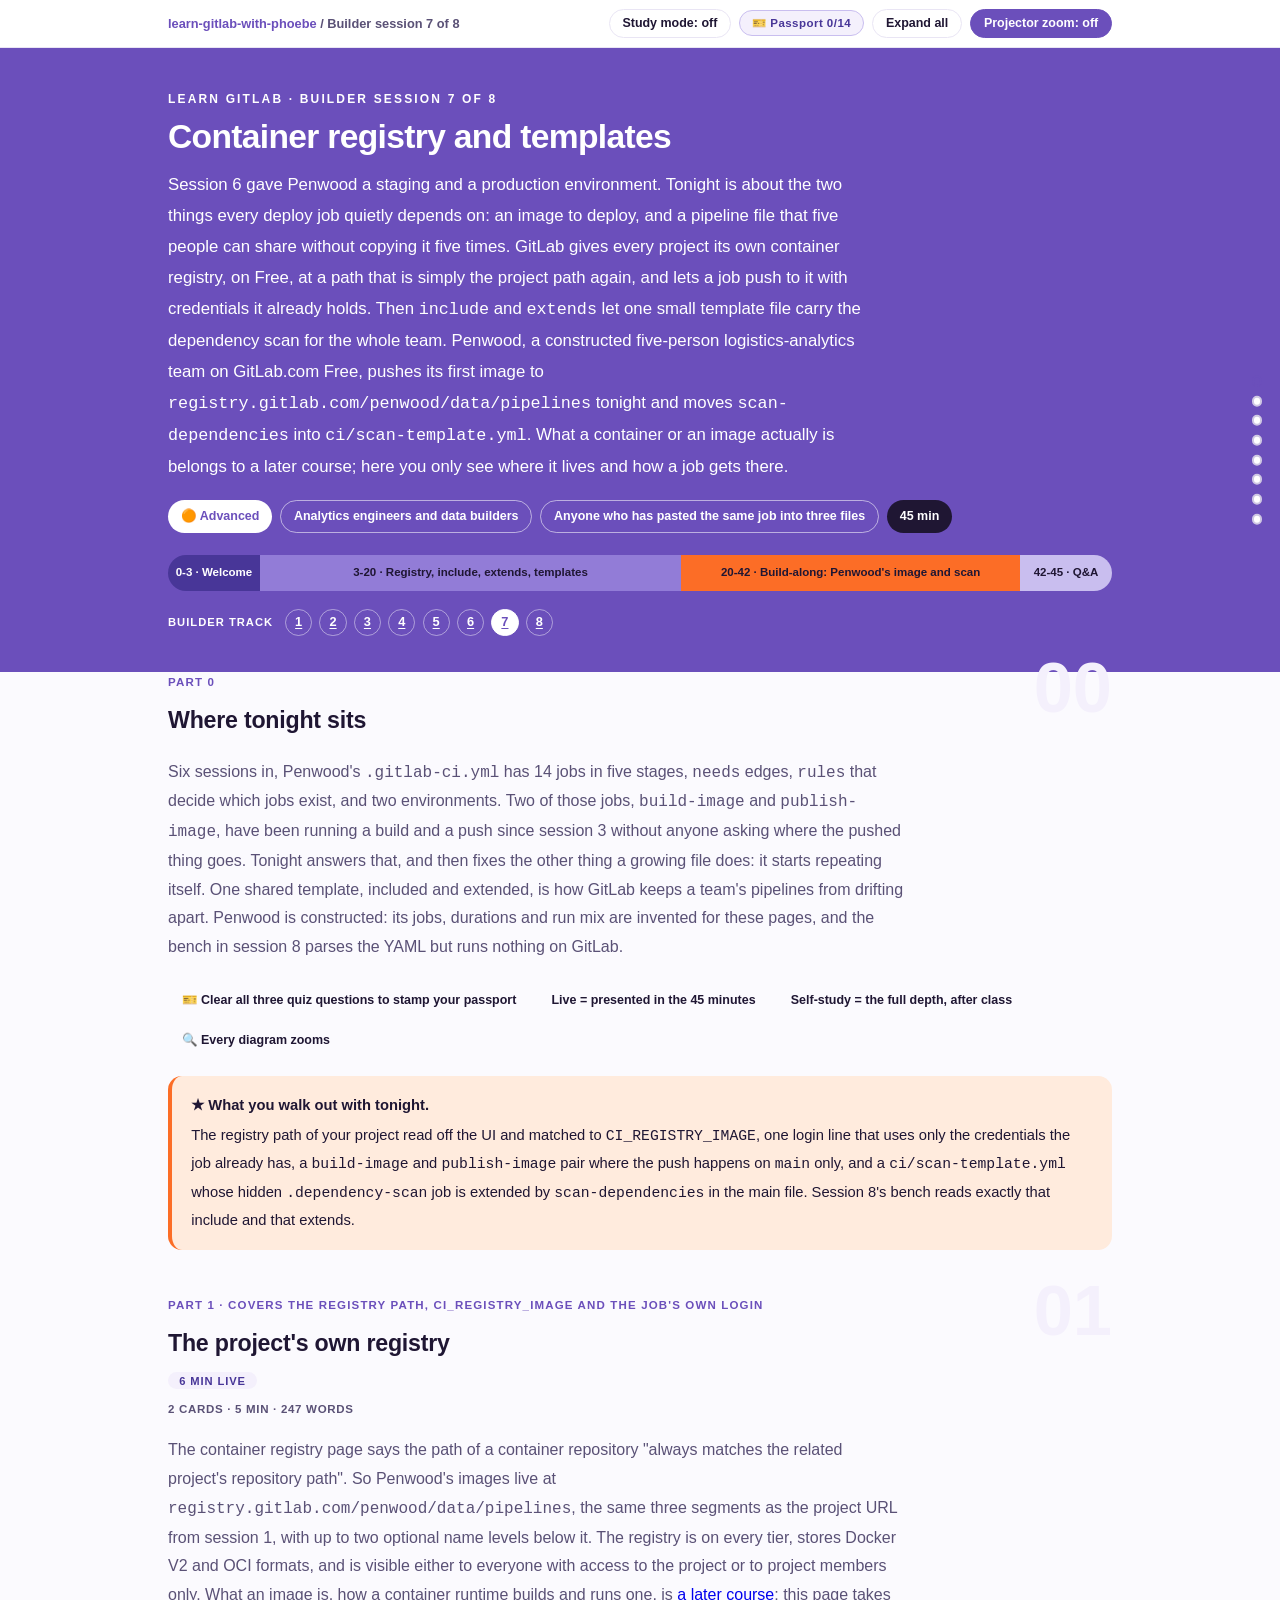
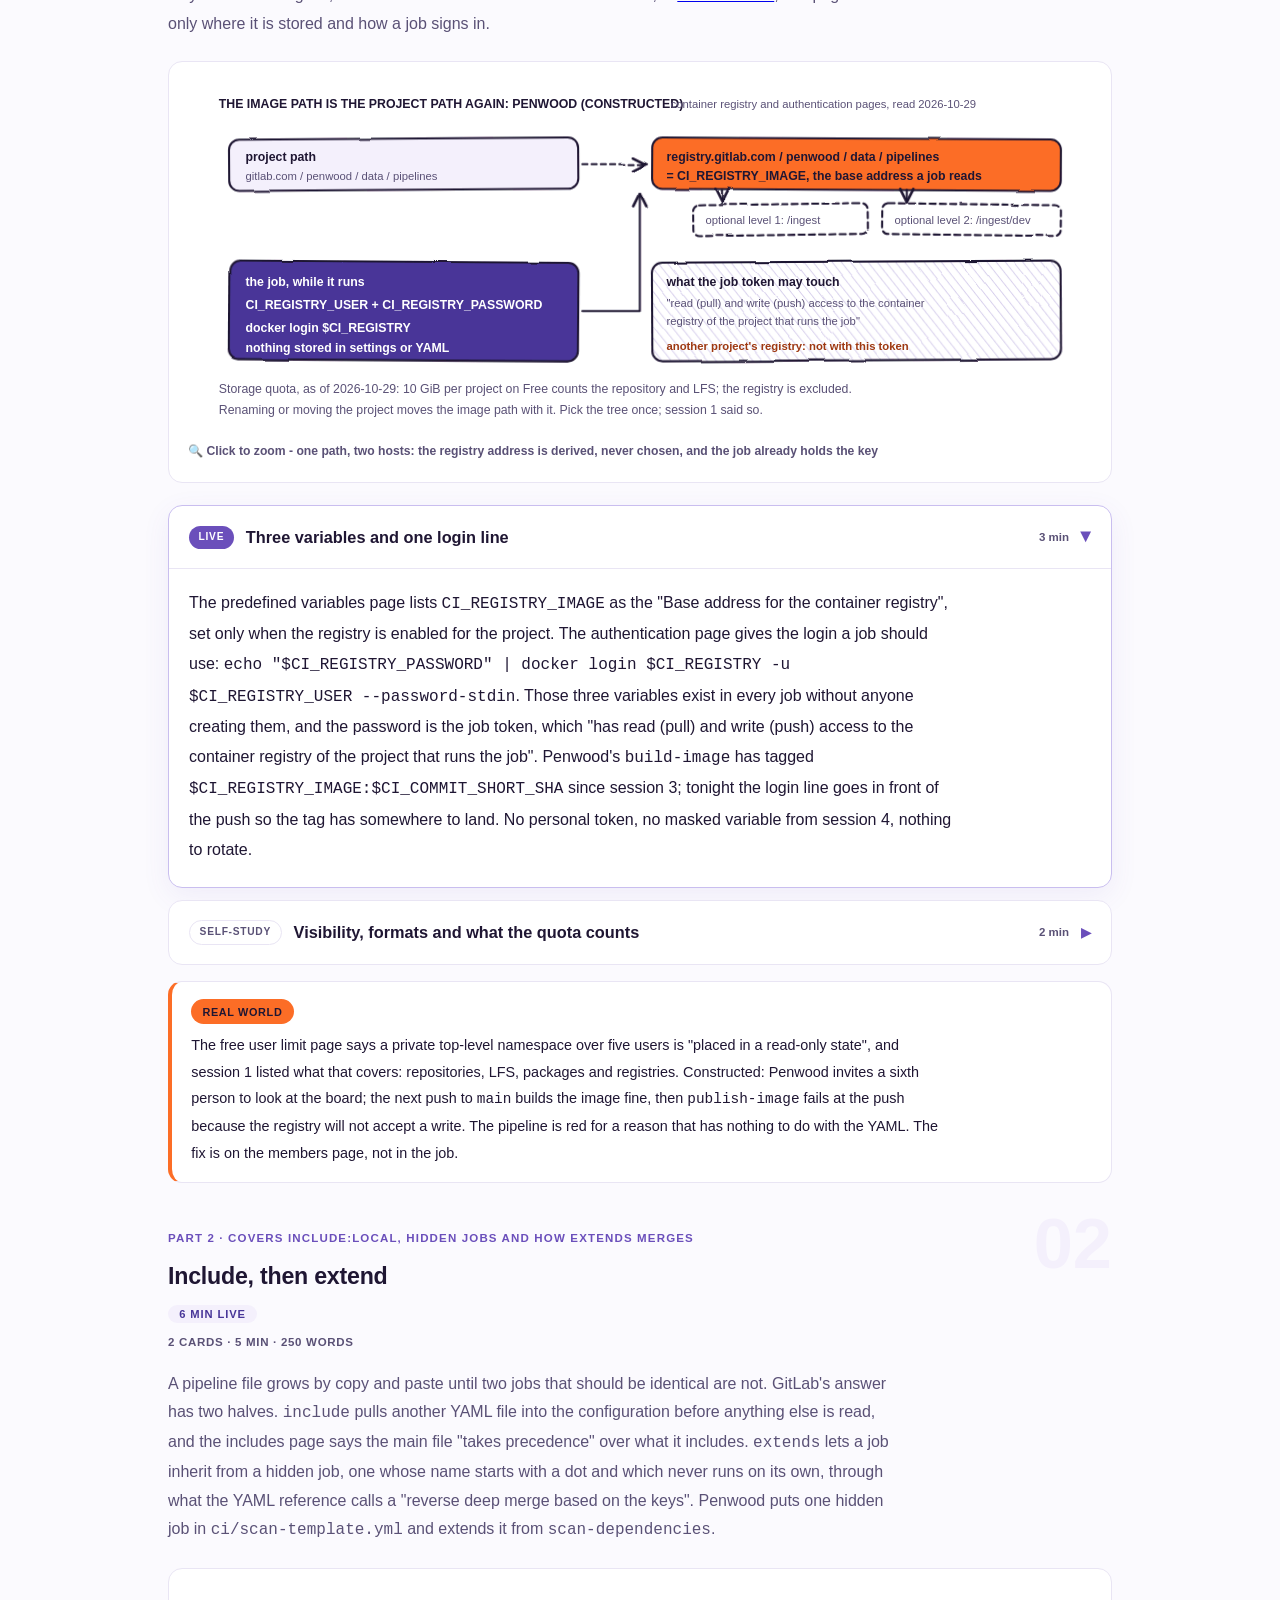
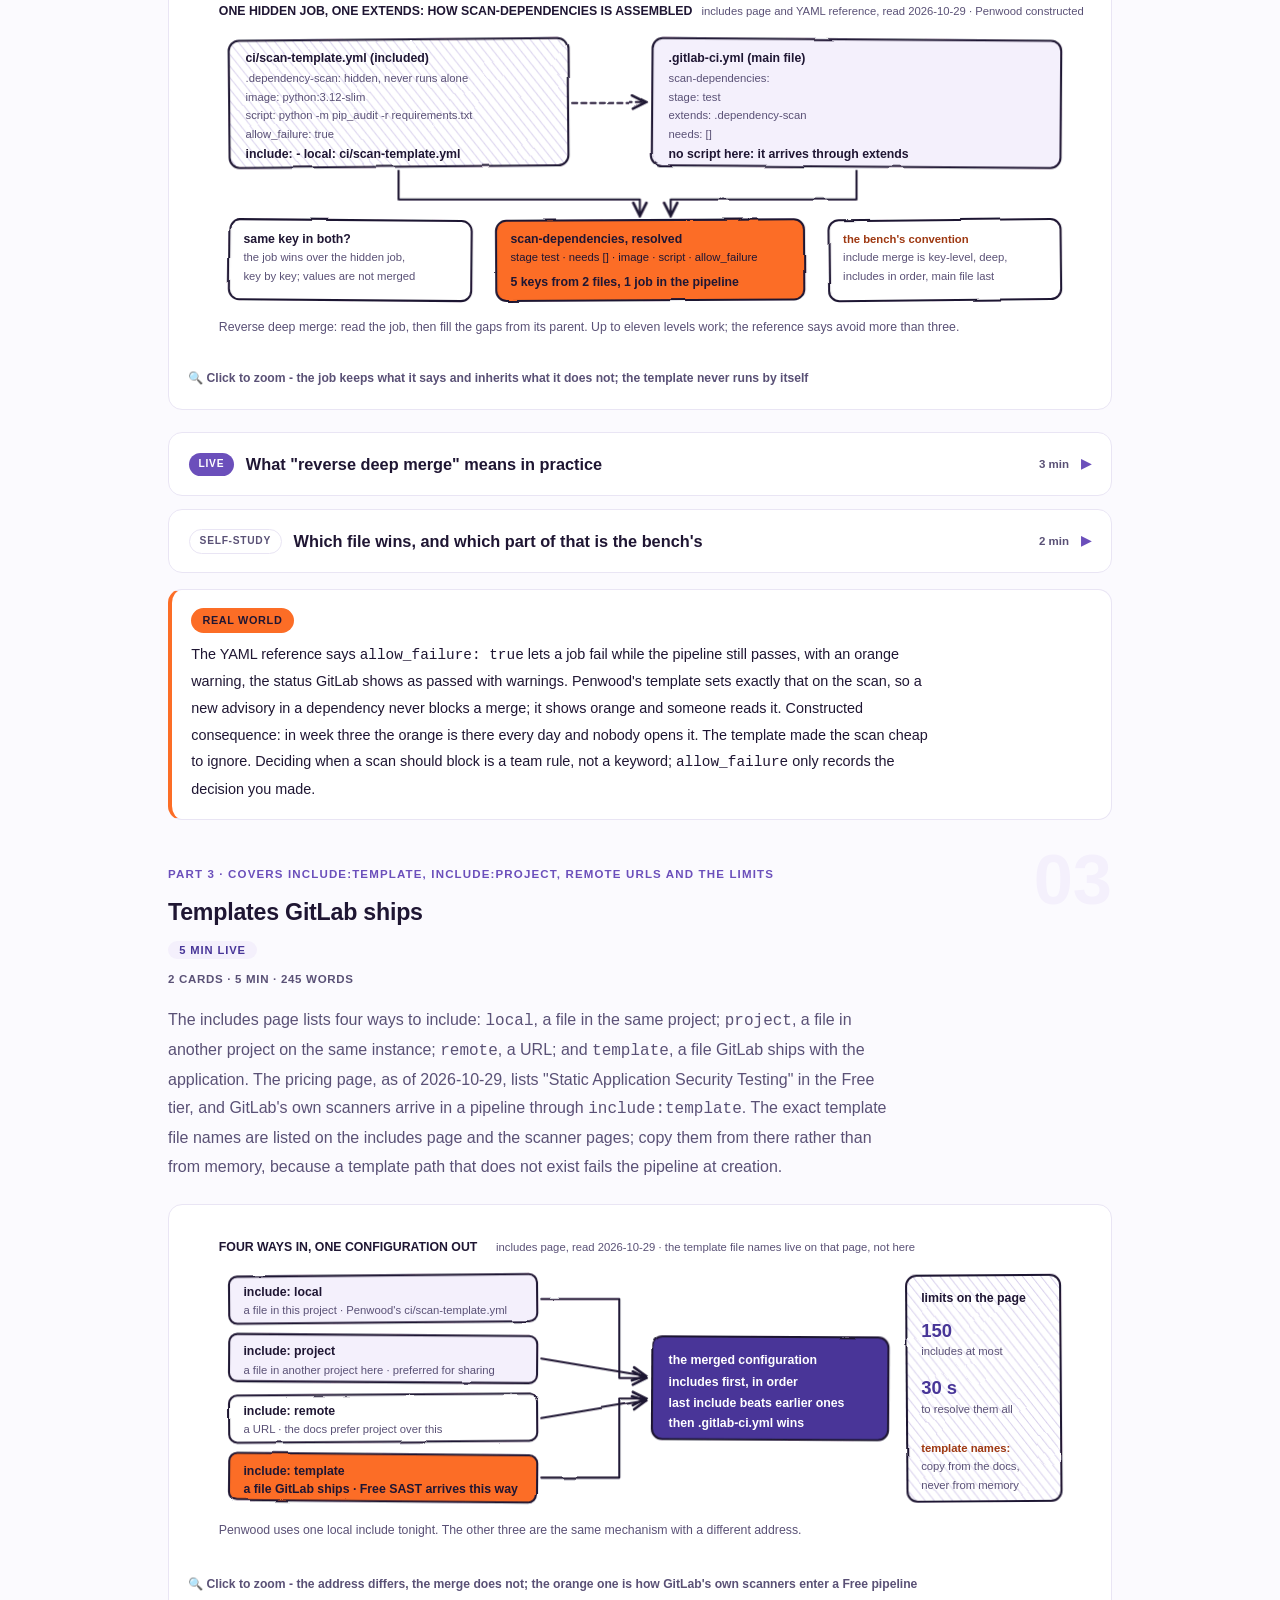
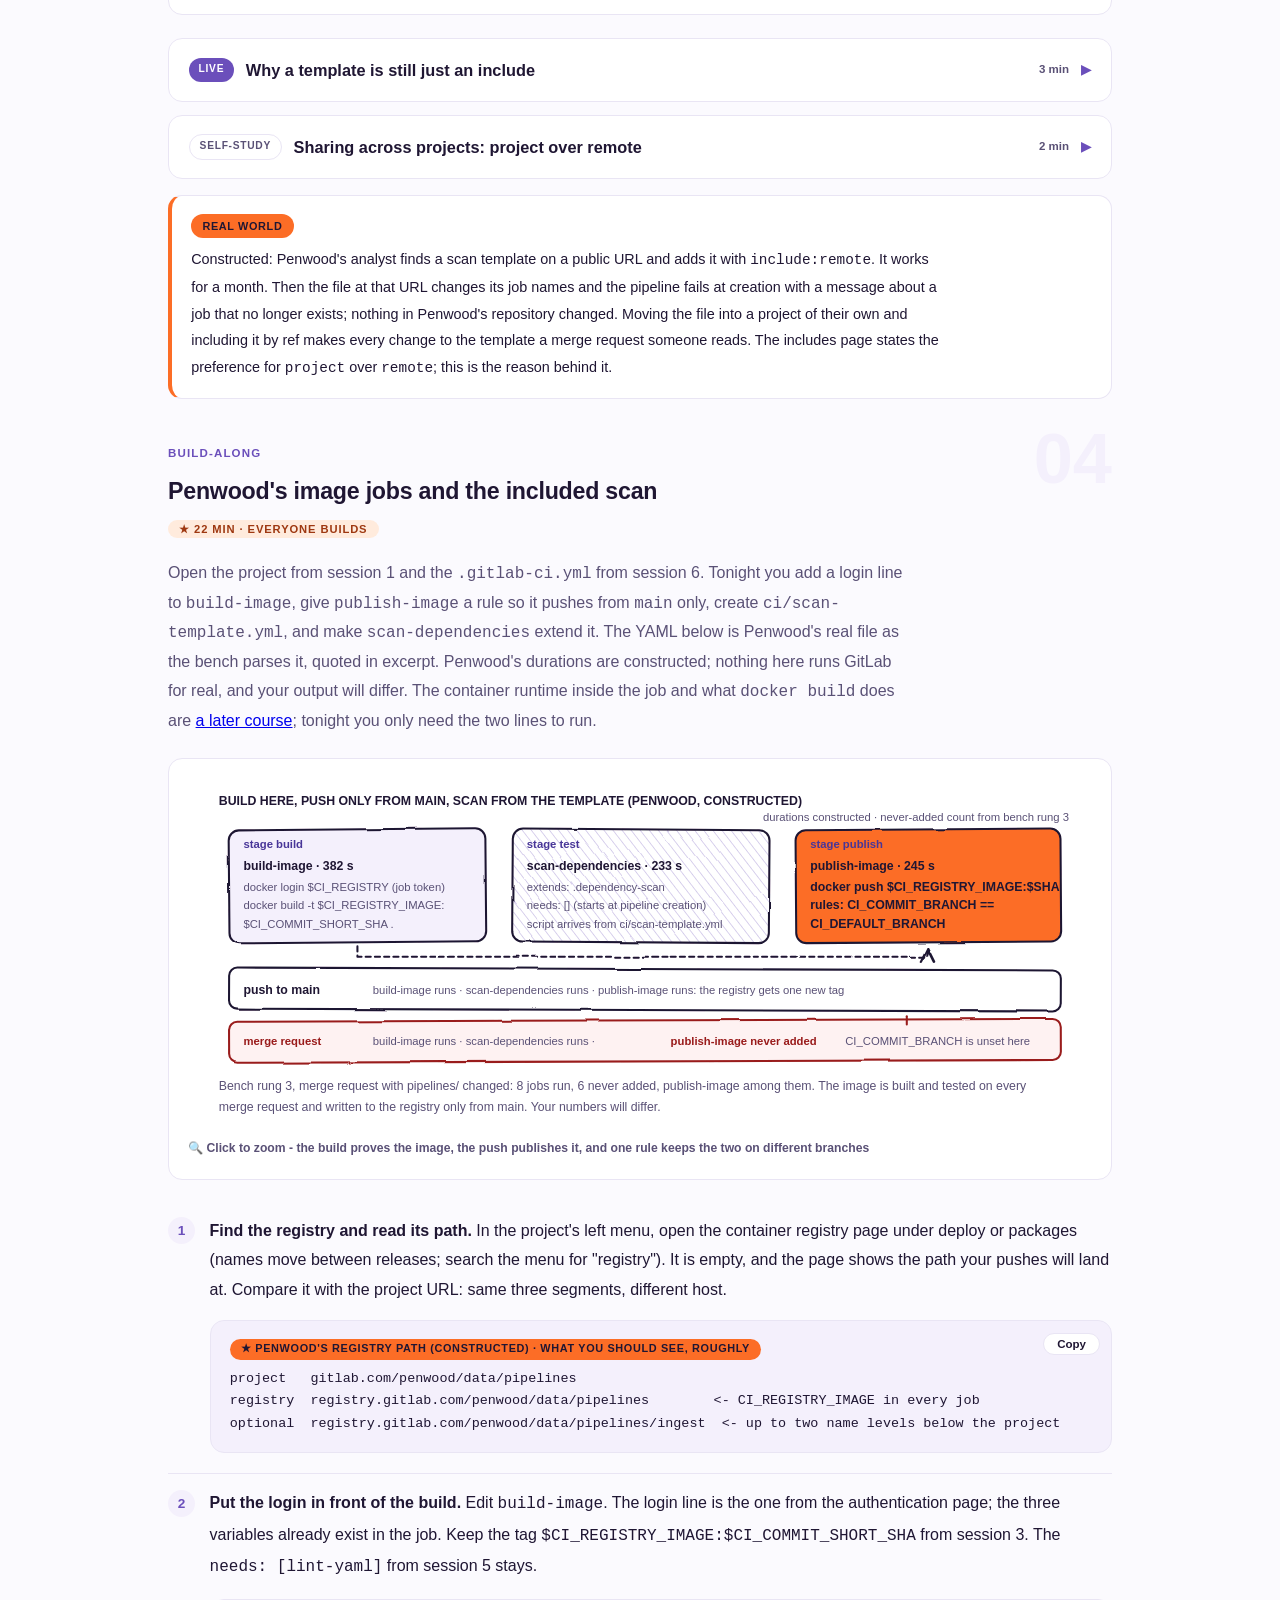
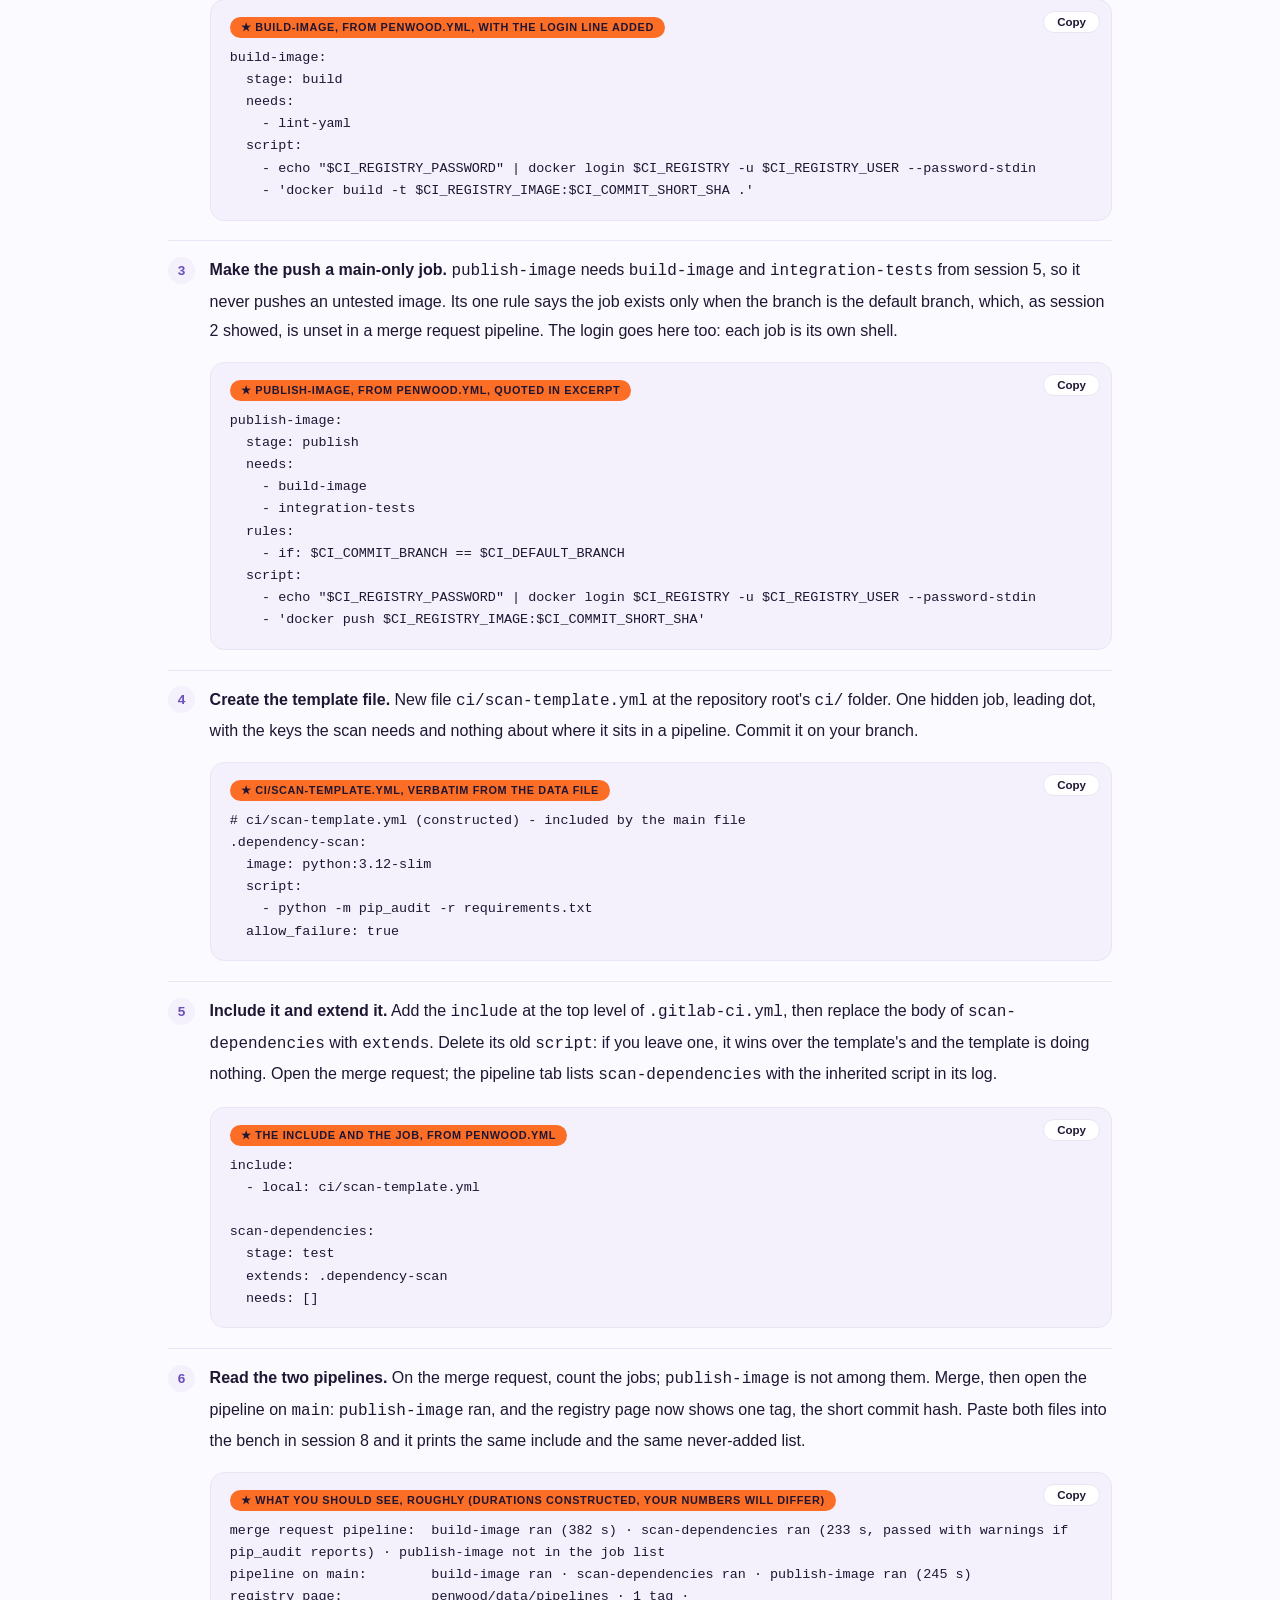
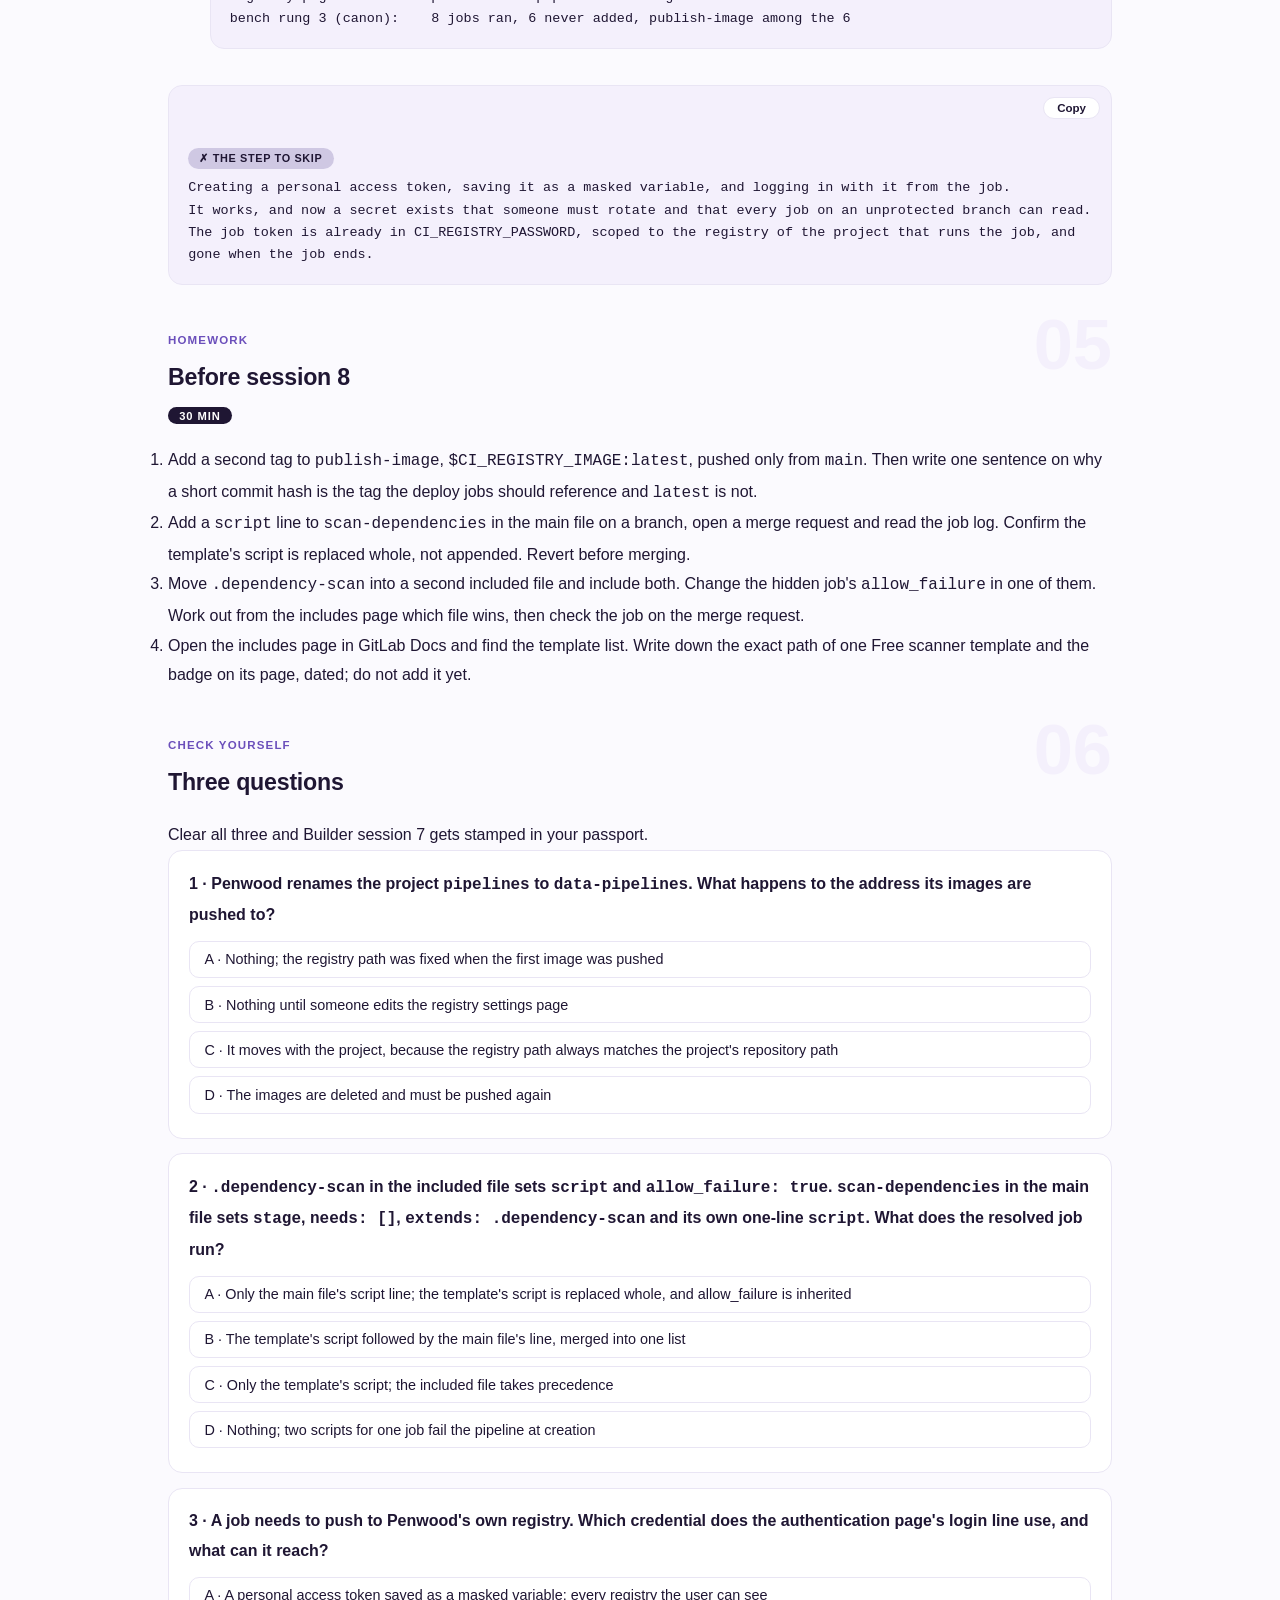
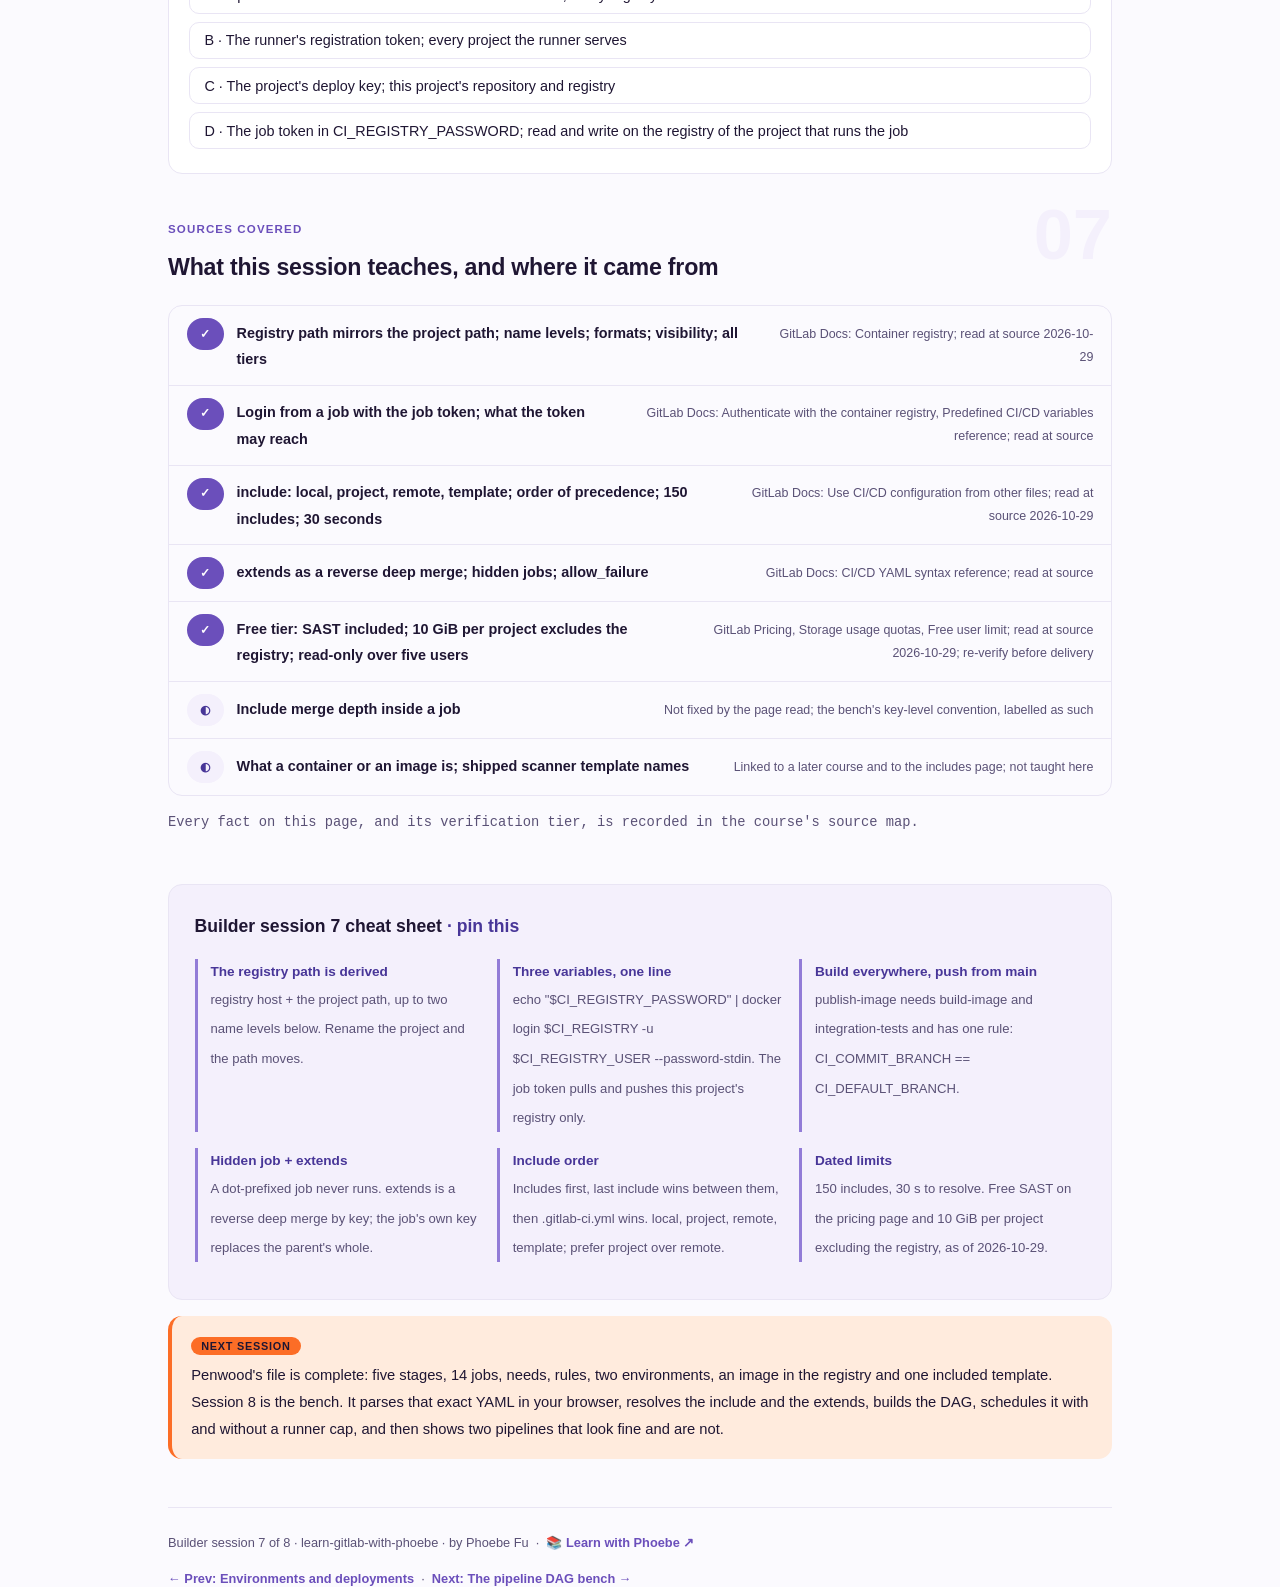
<file: courses/b7-registry-and-templates.html>
<!DOCTYPE html>
<html lang="en">
<head>
<meta charset="UTF-8">
<meta name="viewport" content="width=device-width, initial-scale=1.0">
<!-- social:start -->
<meta name="description" content="Builder session 7 of 8. The project's own container registry on GitLab.com Free, logging in from a job with the job's own credentials and CI_REGISTRY_IMAGE, then include and extends: one shared template file merged into Penwood's .gitlab-ci.yml. Penwood is a constructed analytics team.">
<meta property="og:type" content="article">
<meta property="og:site_name" content="Learn with Phoebe">
<meta property="og:title" content="Container registry and templates - learn gitlab with phoebe">
<meta property="og:description" content="Builder session 7 of 8. The image path mirrors the project path, the job token logs in, and include plus extends keep one scan job for the whole team.">
<meta property="og:url" content="https://phoebefu6.github.io/learn-gitlab-with-phoebe/courses/b7-registry-and-templates.html">
<meta property="og:image" content="https://phoebefu6.github.io/learn-gitlab-with-phoebe/assets/og-cover.png">
<meta property="og:image:width" content="1200">
<meta property="og:image:height" content="630">
<meta name="twitter:card" content="summary_large_image">
<meta name="twitter:title" content="Container registry and templates - learn gitlab with phoebe">
<meta name="twitter:description" content="Builder session 7 of 8. Registry path, job-token login, include and extends with hidden jobs, the templates GitLab ships.">
<meta name="twitter:image" content="https://phoebefu6.github.io/learn-gitlab-with-phoebe/assets/og-cover.png">
<!-- social:end -->
<title>Builder session 7 · Container registry and templates - learn gitlab with phoebe</title>
<link rel="stylesheet" href="../assets/style.css?v=1">
</head>
<body>

<div class="toolbar">
  <div class="wrap">
    <span class="crumb"><a href="../index.html">learn-gitlab-with-phoebe</a> / Builder session 7 of 8</span>
    <button class="btn" id="toggle-all" type="button">Expand all</button>
    <button class="btn primary" id="zoom-toggle" type="button">Projector zoom: off</button>
  </div>
</div>

<header class="masthead">
  <div class="wrap">
    <div class="eyebrow">Learn GitLab · Builder session 7 of 8</div>
    <h1>Container <span class="accent">registry</span> and templates</h1>
    <p class="sub">Session 6 gave Penwood a staging and a production environment. Tonight is about the two things every deploy job quietly depends on: an image to deploy, and a pipeline file that five people can share without copying it five times. GitLab gives every project its own container registry, on Free, at a path that is simply the project path again, and lets a job push to it with credentials it already holds. Then <code>include</code> and <code>extends</code> let one small template file carry the dependency scan for the whole team. Penwood, a constructed five-person logistics-analytics team on GitLab.com Free, pushes its first image to <code>registry.gitlab.com/penwood/data/pipelines</code> tonight and moves <code>scan-dependencies</code> into <code>ci/scan-template.yml</code>. What a container or an image actually is belongs to a later course; here you only see where it lives and how a job gets there.</p>
    <div class="chip-row">
      <span class="chip level">🟠 Advanced</span>
      <span class="chip audience">Analytics engineers and data builders</span>
      <span class="chip audience">Anyone who has pasted the same job into three files</span>
      <span class="chip time">45 min</span>
    </div>
    <div class="agenda">
      <span class="a1" style="flex:1">0-3 · Welcome</span>
      <span class="a2" style="flex:5">3-20 · Registry, include, extends, templates</span>
      <span class="a3" style="flex:4">20-42 · Build-along: Penwood's image and scan</span>
      <span class="a4" style="flex:1">42-45 · Q&amp;A</span>
    </div>
  </div>
</header>

<main class="wrap">

  <section class="section" id="intro">
    <div class="section-kicker">
      <span class="klabel">Part 0</span>
      <h2>Where tonight sits</h2>
    </div>
    <p class="lede">Six sessions in, Penwood's <code>.gitlab-ci.yml</code> has 14 jobs in five stages, <code>needs</code> edges, <code>rules</code> that decide which jobs exist, and two environments. Two of those jobs, <code>build-image</code> and <code>publish-image</code>, have been running a build and a push since session 3 without anyone asking where the pushed thing goes. Tonight answers that, and then fixes the other thing a growing file does: it starts repeating itself. One shared template, included and extended, is how GitLab keeps a team's pipelines from drifting apart. Penwood is constructed: its jobs, durations and run mix are invented for these pages, and the bench in session 8 parses the YAML but runs nothing on GitLab.</p>

    <div class="legend">
      <span class="pill">🎫 Clear all three quiz questions to stamp your passport</span>
      <span class="pill">Live = presented in the 45 minutes</span>
      <span class="pill">Self-study = the full depth, after class</span>
      <span class="pill">🔍 Every diagram zooms</span>
    </div>

    <div class="callout win">
      <p><strong>★ What you walk out with tonight.</strong> The registry path of your project read off the UI and matched to <code>CI_REGISTRY_IMAGE</code>, one login line that uses only the credentials the job already has, a <code>build-image</code> and <code>publish-image</code> pair where the push happens on <code>main</code> only, and a <code>ci/scan-template.yml</code> whose hidden <code>.dependency-scan</code> job is extended by <code>scan-dependencies</code> in the main file. Session 8's bench reads exactly that include and that extends.</p>
    </div>
  </section>

  <section class="section" id="part-1">
    <div class="section-kicker">
      <span class="klabel">Part 1 · covers the registry path, CI_REGISTRY_IMAGE and the job's own login</span>
      <h2>The project's own registry</h2>
      <span class="tag concept">6 min live</span>
    </div>
    <p class="lede">The container registry page says the path of a container repository "always matches the related project's repository path". So Penwood's images live at <code>registry.gitlab.com/penwood/data/pipelines</code>, the same three segments as the project URL from session 1, with up to two optional name levels below it. The registry is on every tier, stores Docker V2 and OCI formats, and is visible either to everyone with access to the project or to project members only. What an image is, how a container runtime builds and runs one, is <a href="https://phoebefu6.github.io/learn-with-phoebe/">a later course</a>; this page takes only where it is stored and how a job signs in.</p>

    <figure class="zoomable">
      <svg viewBox="0 0 880 340" xmlns="http://www.w3.org/2000/svg" role="img" aria-label="A hand-drawn mirror. On the left, the project path gitlab.com slash penwood slash data slash pipelines. A dashed arrow carries it to the right, where the same three segments appear under registry.gitlab.com, with two optional name levels drawn as dashed boxes below. The registry path box is highlighted orange and labelled CI_REGISTRY_IMAGE, the base address a job reads. Under both, a job box holds CI_REGISTRY_USER and CI_REGISTRY_PASSWORD and an arrow labelled docker login points at the registry; a note says the job token can pull and push only the registry of the project that runs the job. A bottom note says the registry does not count toward the 10 GiB per project on Free, as of 2026-10-29.">
        <defs>
          <filter id="b7aSk" x="-3%" y="-3%" width="106%" height="106%"><feTurbulence type="fractalNoise" baseFrequency="0.02" numOctaves="2" seed="71" result="n"/><feDisplacementMap in="SourceGraphic" in2="n" scale="2.4" xChannelSelector="R" yChannelSelector="G"/></filter>
          <pattern id="b7aHc" patternUnits="userSpaceOnUse" width="7" height="7" patternTransform="rotate(-38)"><line x1="0" y1="0" x2="0" y2="7" stroke="#6B4FBB" stroke-width="1" opacity=".5"/></pattern>
          <marker id="b7aAr" viewBox="0 0 10 10" refX="9" refY="5" markerWidth="8" markerHeight="8" orient="auto"><path d="M1 1 L9 5 L1 9" fill="none" stroke="#1F1633" stroke-width="1.6" stroke-linecap="round"/></marker>
        </defs>
        <style>
          .b7aH { font: 800 12px Inter, sans-serif; fill: #1F1633; }
          .b7aL { font: 600 12px Inter, sans-serif; fill: #1F1633; }
          .b7aS { font: 400 11px Inter, sans-serif; fill: #5A5176; }
          .b7aB { font: 800 11px Inter, sans-serif; fill: #9E3811; }
          .b7aW { font: 800 12px Inter, sans-serif; fill: #FFFFFF; }
          .b7aN { font: 400 12px Inter, sans-serif; fill: #5A5176; }
        </style>

        <text class="b7aH" x="30" y="26">THE IMAGE PATH IS THE PROJECT PATH AGAIN: PENWOOD (CONSTRUCTED)</text>
        <text class="b7aS" x="470" y="26">container registry and authentication pages, read 2026-10-29</text>

        <g filter="url(#b7aSk)" fill="none" stroke="#1F1633" stroke-width="2" stroke-linecap="round" stroke-linejoin="round">
          <rect x="40" y="56" width="340" height="50" rx="10" transform="rotate(-0.4 210 81)" fill="#F4F0FC"/>
          <path d="M384 81 L446 81" stroke-dasharray="5 4" marker-end="url(#b7aAr)"/>
          <rect x="452" y="56" width="398" height="50" rx="10" transform="rotate(0.3 651 81)" fill="#FC6D26"/>
          <rect x="492" y="120" width="170" height="30" rx="6" transform="rotate(-0.8 577 135)" fill="#FFFFFF" stroke-dasharray="6 4"/>
          <rect x="676" y="120" width="174" height="30" rx="6" transform="rotate(0.7 763 135)" fill="#FFFFFF" stroke-dasharray="6 4"/>
          <path d="M520 106 L520 118" marker-end="url(#b7aAr)"/>
          <path d="M700 106 L700 118" marker-end="url(#b7aAr)"/>
          <rect x="40" y="176" width="340" height="96" rx="10" transform="rotate(0.4 210 224)" fill="#483698"/>
          <path d="M384 224 L440 224 L440 110" marker-end="url(#b7aAr)"/>
          <rect x="452" y="176" width="398" height="96" rx="10" transform="rotate(-0.3 651 224)" fill="url(#b7aHc)"/>
        </g>

        <text class="b7aL" x="56" y="78">project path</text>
        <text class="b7aS" x="56" y="96">gitlab.com / penwood / data / pipelines</text>
        <text class="b7aH" x="466" y="78">registry.gitlab.com / penwood / data / pipelines</text>
        <text class="b7aL" x="466" y="96">= CI_REGISTRY_IMAGE, the base address a job reads</text>
        <text class="b7aS" x="504" y="139">optional level 1: /ingest</text>
        <text class="b7aS" x="688" y="139">optional level 2: /ingest/dev</text>

        <text class="b7aW" x="56" y="200">the job, while it runs</text>
        <text class="b7aW" x="56" y="222">CI_REGISTRY_USER + CI_REGISTRY_PASSWORD</text>
        <text class="b7aW" x="56" y="244">docker login $CI_REGISTRY</text>
        <text class="b7aW" x="56" y="264">nothing stored in settings or YAML</text>

        <text class="b7aL" x="466" y="200">what the job token may touch</text>
        <text class="b7aS" x="466" y="220">"read (pull) and write (push) access to the container</text>
        <text class="b7aS" x="466" y="238">registry of the project that runs the job"</text>
        <text class="b7aB" x="466" y="262">another project's registry: not with this token</text>

        <text class="b7aN" x="30" y="304">Storage quota, as of 2026-10-29: 10 GiB per project on Free counts the repository and LFS; the registry is excluded.</text>
        <text class="b7aN" x="30" y="324">Renaming or moving the project moves the image path with it. Pick the tree once; session 1 said so.</text>
      </svg>
      <figcaption>🔍 Click to zoom - one path, two hosts: the registry address is derived, never chosen, and the job already holds the key</figcaption>
    </figure>

    <details class="card" open>
      <summary><span class="mode live">Live</span> Three variables and one login line <span class="mini">3 min</span><span class="caret">▶</span></summary>
      <div class="body">
        <p>The predefined variables page lists <code>CI_REGISTRY_IMAGE</code> as the "Base address for the container registry", set only when the registry is enabled for the project. The authentication page gives the login a job should use: <code>echo "$CI_REGISTRY_PASSWORD" | docker login $CI_REGISTRY -u $CI_REGISTRY_USER --password-stdin</code>. Those three variables exist in every job without anyone creating them, and the password is the job token, which "has read (pull) and write (push) access to the container registry of the project that runs the job". Penwood's <code>build-image</code> has tagged <code>$CI_REGISTRY_IMAGE:$CI_COMMIT_SHORT_SHA</code> since session 3; tonight the login line goes in front of the push so the tag has somewhere to land. No personal token, no masked variable from session 4, nothing to rotate.</p>
      </div>
    </details>

    <details class="card">
      <summary><span class="mode self">Self-study</span> Visibility, formats and what the quota counts <span class="mini">2 min</span><span class="caret">▶</span></summary>
      <div class="body">
        <p>The registry page lets a project set its registry to "Everyone With Access" or "Only Project Members"; Penwood's project is private, so both read the same for outsiders and the setting matters only if the project is ever opened up. It accepts Docker V2 and OCI image formats. The storage quotas page, as of 2026-10-29, says each project in a Free namespace has 10 GiB of free storage, that only the repository and LFS count, and that the container registry, package registry and artifacts are excluded; a project over 10 GiB becomes read-only unless storage is purchased. So images do not eat the project's 10 GiB, but the free user limit page's read-only state over five users does stop writes to registries. Re-verify the tier page before relying on it.</p>
      </div>
    </details>

    <div class="callout example">
      <span class="ex-pill">Real world</span>
      <p>The free user limit page says a private top-level namespace over five users is "placed in a read-only state", and session 1 listed what that covers: repositories, LFS, packages and registries. Constructed: Penwood invites a sixth person to look at the board; the next push to <code>main</code> builds the image fine, then <code>publish-image</code> fails at the push because the registry will not accept a write. The pipeline is red for a reason that has nothing to do with the YAML. The fix is on the members page, not in the job.</p>
    </div>
  </section>

  <section class="section" id="part-2">
    <div class="section-kicker">
      <span class="klabel">Part 2 · covers include:local, hidden jobs and how extends merges</span>
      <h2>Include, then extend</h2>
      <span class="tag concept">6 min live</span>
    </div>
    <p class="lede">A pipeline file grows by copy and paste until two jobs that should be identical are not. GitLab's answer has two halves. <code>include</code> pulls another YAML file into the configuration before anything else is read, and the includes page says the main file "takes precedence" over what it includes. <code>extends</code> lets a job inherit from a hidden job, one whose name starts with a dot and which never runs on its own, through what the YAML reference calls a "reverse deep merge based on the keys". Penwood puts one hidden job in <code>ci/scan-template.yml</code> and extends it from <code>scan-dependencies</code>.</p>

    <figure class="zoomable">
      <svg viewBox="0 0 880 360" xmlns="http://www.w3.org/2000/svg" role="img" aria-label="A hand-drawn merge. On the left, the file ci slash scan-template.yml holds a hidden job dot dependency-scan with the keys image, script and allow_failure true. An arrow labelled include local carries it into the middle. On the right, the main file's job scan-dependencies has stage test, extends dot dependency-scan and needs empty list. Below, the resolved job is drawn as a single box with all five keys: stage and needs from the job, image, script and allow_failure from the hidden job. The resolved job is highlighted orange. A note says that when both define the same key the job wins over the template, and that the bench treats include merging as a key-level deep merge, its own convention.">
        <defs>
          <filter id="b7bSk" x="-3%" y="-3%" width="106%" height="106%"><feTurbulence type="fractalNoise" baseFrequency="0.02" numOctaves="2" seed="73" result="n"/><feDisplacementMap in="SourceGraphic" in2="n" scale="2.4" xChannelSelector="R" yChannelSelector="G"/></filter>
          <pattern id="b7bHc" patternUnits="userSpaceOnUse" width="7" height="7" patternTransform="rotate(-38)"><line x1="0" y1="0" x2="0" y2="7" stroke="#6B4FBB" stroke-width="1" opacity=".5"/></pattern>
          <marker id="b7bAr" viewBox="0 0 10 10" refX="9" refY="5" markerWidth="8" markerHeight="8" orient="auto"><path d="M1 1 L9 5 L1 9" fill="none" stroke="#1F1633" stroke-width="1.6" stroke-linecap="round"/></marker>
        </defs>
        <style>
          .b7bH { font: 800 12px Inter, sans-serif; fill: #1F1633; }
          .b7bL { font: 600 12px Inter, sans-serif; fill: #1F1633; }
          .b7bS { font: 400 11px Inter, sans-serif; fill: #5A5176; }
          .b7bB { font: 800 11px Inter, sans-serif; fill: #9E3811; }
          .b7bN { font: 400 12px Inter, sans-serif; fill: #5A5176; }
        </style>

        <text class="b7bH" x="30" y="26">ONE HIDDEN JOB, ONE EXTENDS: HOW SCAN-DEPENDENCIES IS ASSEMBLED</text>
        <text class="b7bS" x="500" y="26">includes page and YAML reference, read 2026-10-29 · Penwood constructed</text>

        <g filter="url(#b7bSk)" fill="none" stroke="#1F1633" stroke-width="2" stroke-linecap="round" stroke-linejoin="round">
          <rect x="40" y="50" width="330" height="124" rx="10" transform="rotate(-0.5 205 112)" fill="url(#b7bHc)"/>
          <path d="M374 112 L446 112" stroke-dasharray="5 4" marker-end="url(#b7bAr)"/>
          <rect x="452" y="50" width="398" height="124" rx="10" transform="rotate(0.4 651 112)" fill="#F4F0FC"/>
          <path d="M205 178 L205 206 L440 206 L440 222" marker-end="url(#b7bAr)"/>
          <path d="M651 178 L651 206 L470 206 L470 222" marker-end="url(#b7bAr)"/>
          <rect x="300" y="226" width="300" height="78" rx="10" transform="rotate(-0.3 450 265)" fill="#FC6D26"/>
          <rect x="40" y="226" width="236" height="78" rx="10" transform="rotate(0.5 158 265)" fill="#FFFFFF"/>
          <rect x="624" y="226" width="226" height="78" rx="10" transform="rotate(-0.6 737 265)" fill="#FFFFFF"/>
        </g>

        <text class="b7bL" x="56" y="72">ci/scan-template.yml (included)</text>
        <text class="b7bS" x="56" y="92">.dependency-scan:        hidden, never runs alone</text>
        <text class="b7bS" x="56" y="110">  image: python:3.12-slim</text>
        <text class="b7bS" x="56" y="128">  script: python -m pip_audit -r requirements.txt</text>
        <text class="b7bS" x="56" y="146">  allow_failure: true</text>
        <text class="b7bL" x="56" y="166">include: - local: ci/scan-template.yml</text>

        <text class="b7bL" x="468" y="72">.gitlab-ci.yml (main file)</text>
        <text class="b7bS" x="468" y="92">scan-dependencies:</text>
        <text class="b7bS" x="468" y="110">  stage: test</text>
        <text class="b7bS" x="468" y="128">  extends: .dependency-scan</text>
        <text class="b7bS" x="468" y="146">  needs: []</text>
        <text class="b7bL" x="468" y="166">no script here: it arrives through extends</text>

        <text class="b7bL" x="314" y="248">scan-dependencies, resolved</text>
        <text class="b7bS" x="314" y="266" style="fill:#1F1633">stage test · needs [] · image · script · allow_failure</text>
        <text class="b7bL" x="314" y="290">5 keys from 2 files, 1 job in the pipeline</text>

        <text class="b7bL" x="54" y="248">same key in both?</text>
        <text class="b7bS" x="54" y="266">the job wins over the hidden job,</text>
        <text class="b7bS" x="54" y="284">key by key; values are not merged</text>

        <text class="b7bB" x="638" y="248">the bench's convention</text>
        <text class="b7bS" x="638" y="266">include merge is key-level, deep,</text>
        <text class="b7bS" x="638" y="284">includes in order, main file last</text>

        <text class="b7bN" x="30" y="334">Reverse deep merge: read the job, then fill the gaps from its parent. Up to eleven levels work; the reference says avoid more than three.</text>
      </svg>
      <figcaption>🔍 Click to zoom - the job keeps what it says and inherits what it does not; the template never runs by itself</figcaption>
    </figure>

    <details class="card">
      <summary><span class="mode live">Live</span> What "reverse deep merge" means in practice <span class="mini">3 min</span><span class="caret">▶</span></summary>
      <div class="body">
        <p>The YAML reference says <code>extends</code> is a "reverse deep merge based on the keys", that the values of keys are not merged, that up to eleven levels of inheritance work, that more than three is best avoided, and that a job may extend several parents. In practice: GitLab builds the job from the hidden job upward, then lets each key the job itself defines replace the parent's. For Penwood that means <code>scan-dependencies</code> gets <code>image</code>, <code>script</code> and <code>allow_failure</code> from <code>.dependency-scan</code>, keeps its own <code>stage</code> and <code>needs: []</code>, and if someone one day adds a <code>script</code> to the job, the template's script is replaced whole, not appended to. The bench in session 8 shows the resolved job: after the include its file holds 14 jobs, and <code>scan-dependencies</code> has a script it never wrote.</p>
      </div>
    </details>

    <details class="card">
      <summary><span class="mode self">Self-study</span> Which file wins, and which part of that is the bench's <span class="mini">2 min</span><span class="caret">▶</span></summary>
      <div class="body">
        <p>Two ordering facts come from the includes page: includes are evaluated first and merged with <code>.gitlab-ci.yml</code>, which "takes precedence"; and between several includes, the last one wins. What the page does not spell out is how deep that merge goes inside a job. The bench's convention is a key-level deep merge, includes in order and then the main file last; say "the bench's convention" when you quote it, not "GitLab". The practical rule is the same either way: define a key once, in the template, and override it in the main file only when you mean to. Two definitions of the same hidden job in two included files is a defect waiting for someone to reorder the include list.</p>
      </div>
    </details>

    <div class="callout example">
      <span class="ex-pill">Real world</span>
      <p>The YAML reference says <code>allow_failure: true</code> lets a job fail while the pipeline still passes, with an orange warning, the status GitLab shows as passed with warnings. Penwood's template sets exactly that on the scan, so a new advisory in a dependency never blocks a merge; it shows orange and someone reads it. Constructed consequence: in week three the orange is there every day and nobody opens it. The template made the scan cheap to ignore. Deciding when a scan should block is a team rule, not a keyword; <code>allow_failure</code> only records the decision you made.</p>
    </div>
  </section>

  <section class="section" id="part-3">
    <div class="section-kicker">
      <span class="klabel">Part 3 · covers include:template, include:project, remote URLs and the limits</span>
      <h2>Templates GitLab ships</h2>
      <span class="tag concept">5 min live</span>
    </div>
    <p class="lede">The includes page lists four ways to include: <code>local</code>, a file in the same project; <code>project</code>, a file in another project on the same instance; <code>remote</code>, a URL; and <code>template</code>, a file GitLab ships with the application. The pricing page, as of 2026-10-29, lists "Static Application Security Testing" in the Free tier, and GitLab's own scanners arrive in a pipeline through <code>include:template</code>. The exact template file names are listed on the includes page and the scanner pages; copy them from there rather than from memory, because a template path that does not exist fails the pipeline at creation.</p>

    <figure class="zoomable">
      <svg viewBox="0 0 880 330" xmlns="http://www.w3.org/2000/svg" role="img" aria-label="A hand-drawn funnel of four include sources flowing into one configuration. Left column, four boxes: local, a file in this project; project, a file in another project on the instance, marked as the preferred way to share across projects; remote, a URL, marked as the way the docs say to prefer project over; template, a file GitLab ships, highlighted orange because it is tonight's new keyword. Arrows carry all four into one box labelled the merged configuration, includes first in order, then the main file wins. A side panel prints the limits: up to 150 includes, 30 seconds to resolve.">
        <defs>
          <filter id="b7cSk" x="-3%" y="-3%" width="106%" height="106%"><feTurbulence type="fractalNoise" baseFrequency="0.02" numOctaves="2" seed="79" result="n"/><feDisplacementMap in="SourceGraphic" in2="n" scale="2.4" xChannelSelector="R" yChannelSelector="G"/></filter>
          <pattern id="b7cHc" patternUnits="userSpaceOnUse" width="7" height="7" patternTransform="rotate(-38)"><line x1="0" y1="0" x2="0" y2="7" stroke="#6B4FBB" stroke-width="1" opacity=".5"/></pattern>
          <marker id="b7cAr" viewBox="0 0 10 10" refX="9" refY="5" markerWidth="8" markerHeight="8" orient="auto"><path d="M1 1 L9 5 L1 9" fill="none" stroke="#1F1633" stroke-width="1.6" stroke-linecap="round"/></marker>
        </defs>
        <style>
          .b7cH { font: 800 12px Inter, sans-serif; fill: #1F1633; }
          .b7cL { font: 600 12px Inter, sans-serif; fill: #1F1633; }
          .b7cS { font: 400 11px Inter, sans-serif; fill: #5A5176; }
          .b7cB { font: 800 11px Inter, sans-serif; fill: #9E3811; }
          .b7cV { font: 800 18px Inter, sans-serif; fill: #483698; }
          .b7cW { font: 800 12px Inter, sans-serif; fill: #FFFFFF; }
          .b7cN { font: 400 12px Inter, sans-serif; fill: #5A5176; }
        </style>

        <text class="b7cH" x="30" y="26">FOUR WAYS IN, ONE CONFIGURATION OUT</text>
        <text class="b7cS" x="300" y="26">includes page, read 2026-10-29 · the template file names live on that page, not here</text>

        <g filter="url(#b7cSk)" fill="none" stroke="#1F1633" stroke-width="2" stroke-linecap="round" stroke-linejoin="round">
          <rect x="40" y="50" width="300" height="46" rx="8" transform="rotate(-0.5 190 73)" fill="#F4F0FC"/>
          <rect x="40" y="108" width="300" height="46" rx="8" transform="rotate(0.4 190 131)" fill="#F4F0FC"/>
          <rect x="40" y="166" width="300" height="46" rx="8" transform="rotate(-0.4 190 189)" fill="#FFFFFF"/>
          <rect x="40" y="224" width="300" height="46" rx="8" transform="rotate(0.5 190 247)" fill="#FC6D26"/>
          <path d="M344 73 L420 73 L420 150 L446 150" marker-end="url(#b7cAr)"/>
          <path d="M344 131 L446 148" marker-end="url(#b7cAr)"/>
          <path d="M344 189 L446 172" marker-end="url(#b7cAr)"/>
          <path d="M344 247 L420 247 L420 170 L446 170" marker-end="url(#b7cAr)"/>
          <rect x="452" y="110" width="230" height="100" rx="10" transform="rotate(0.3 567 160)" fill="#483698"/>
          <rect x="700" y="50" width="150" height="220" rx="10" transform="rotate(-0.4 775 160)" fill="url(#b7cHc)"/>
        </g>

        <text class="b7cL" x="54" y="70">include: local</text>
        <text class="b7cS" x="54" y="88">a file in this project · Penwood's ci/scan-template.yml</text>
        <text class="b7cL" x="54" y="128">include: project</text>
        <text class="b7cS" x="54" y="146">a file in another project here · preferred for sharing</text>
        <text class="b7cL" x="54" y="186">include: remote</text>
        <text class="b7cS" x="54" y="204">a URL · the docs prefer project over this</text>
        <text class="b7cH" x="54" y="244">include: template</text>
        <text class="b7cL" x="54" y="262">a file GitLab ships · Free SAST arrives this way</text>

        <text class="b7cW" x="468" y="136">the merged configuration</text>
        <text class="b7cW" x="468" y="158">includes first, in order</text>
        <text class="b7cW" x="468" y="178">last include beats earlier ones</text>
        <text class="b7cW" x="468" y="198">then .gitlab-ci.yml wins</text>

        <text class="b7cL" x="714" y="76">limits on the page</text>
        <text class="b7cV" x="714" y="110">150</text>
        <text class="b7cS" x="714" y="128">includes at most</text>
        <text class="b7cV" x="714" y="166">30 s</text>
        <text class="b7cS" x="714" y="184">to resolve them all</text>
        <text class="b7cB" x="714" y="222">template names:</text>
        <text class="b7cS" x="714" y="240">copy from the docs,</text>
        <text class="b7cS" x="714" y="258">never from memory</text>

        <text class="b7cN" x="30" y="302">Penwood uses one local include tonight. The other three are the same mechanism with a different address.</text>
      </svg>
      <figcaption>🔍 Click to zoom - the address differs, the merge does not; the orange one is how GitLab's own scanners enter a Free pipeline</figcaption>
    </figure>

    <details class="card">
      <summary><span class="mode live">Live</span> Why a template is still just an include <span class="mini">3 min</span><span class="caret">▶</span></summary>
      <div class="body">
        <p>A shipped template is a YAML file like Penwood's own, written by GitLab, merged by the same rule: includes first, main file wins. That is what makes it safe to adopt. If a shipped scanner job declares a <code>stage</code> Penwood's file does not have, the main file can redefine that job's <code>stage</code> and the override takes precedence. The pricing page puts Static Application Security Testing in Free as of 2026-10-29; which scanners beyond that are Free, and what each one does, is on the scanner pages and changes between releases, so read the badge on the page the day you add it. Penwood's constructed <code>.dependency-scan</code> is a stand-in: a small local template that behaves like a shipped one, so the merge can be watched on the bench without depending on a scanner this page did not read.</p>
      </div>
    </details>

    <details class="card">
      <summary><span class="mode self">Self-study</span> Sharing across projects: project over remote <span class="mini">2 min</span><span class="caret">▶</span></summary>
      <div class="body">
        <p>When Penwood's <code>finance</code> subgroup gets its own project next year, the scan template should not be copied into it. The includes page prefers <code>include:project</code>, a file in another project on the same instance, over <code>include:remote</code>, a URL: the project version is read with GitLab's own permissions and pinned to a ref you name, where a URL is whatever is at that address when the pipeline is created. A single <code>penwood/ci-templates</code> project holding <code>scan-template.yml</code>, included by ref from every pipeline, is the pattern. The limits are generous for a team of five: up to 150 includes and 30 seconds to resolve them; a nested include counts toward the 150.</p>
      </div>
    </details>

    <div class="callout example">
      <span class="ex-pill">Real world</span>
      <p>Constructed: Penwood's analyst finds a scan template on a public URL and adds it with <code>include:remote</code>. It works for a month. Then the file at that URL changes its job names and the pipeline fails at creation with a message about a job that no longer exists; nothing in Penwood's repository changed. Moving the file into a project of their own and including it by ref makes every change to the template a merge request someone reads. The includes page states the preference for <code>project</code> over <code>remote</code>; this is the reason behind it.</p>
    </div>
  </section>

  <section class="section" id="demo-1">
    <div class="section-kicker">
      <span class="klabel">Build-along</span>
      <h2>Penwood's image jobs and the included scan</h2>
      <span class="tag demo">★ 22 min · everyone builds</span>
    </div>
    <p class="lede">Open the project from session 1 and the <code>.gitlab-ci.yml</code> from session 6. Tonight you add a login line to <code>build-image</code>, give <code>publish-image</code> a rule so it pushes from <code>main</code> only, create <code>ci/scan-template.yml</code>, and make <code>scan-dependencies</code> extend it. The YAML below is Penwood's real file as the bench parses it, quoted in excerpt. Penwood's durations are constructed; nothing here runs GitLab for real, and your output will differ. The container runtime inside the job and what <code>docker build</code> does are <a href="https://phoebefu6.github.io/learn-with-phoebe/">a later course</a>; tonight you only need the two lines to run.</p>

    <figure class="zoomable">
      <svg viewBox="0 0 880 340" xmlns="http://www.w3.org/2000/svg" role="img" aria-label="A hand-drawn strip of three jobs across stages. build-image in the build stage, 382 seconds constructed, tags the image with CI_REGISTRY_IMAGE and the short commit hash and logs in with the job token. publish-image in the publish stage, 245 seconds constructed, pushes that tag and carries one rule, CI_COMMIT_BRANCH equals CI_DEFAULT_BRANCH; it is highlighted orange because it is the job that writes to the registry. scan-dependencies in the test stage, 233 seconds constructed, has needs empty and extends dot dependency-scan from the included file. Two context rows beneath: on a push to main all three run; in a merge request pipeline build-image and scan-dependencies run and publish-image is never added, printed in red, because CI_COMMIT_BRANCH is unset. Bench rung 3 counts six never-added jobs, publish-image among them.">
        <defs>
          <filter id="b7dSk" x="-3%" y="-3%" width="106%" height="106%"><feTurbulence type="fractalNoise" baseFrequency="0.02" numOctaves="2" seed="83" result="n"/><feDisplacementMap in="SourceGraphic" in2="n" scale="2.4" xChannelSelector="R" yChannelSelector="G"/></filter>
          <pattern id="b7dHc" patternUnits="userSpaceOnUse" width="7" height="7" patternTransform="rotate(-38)"><line x1="0" y1="0" x2="0" y2="7" stroke="#6B4FBB" stroke-width="1" opacity=".5"/></pattern>
          <marker id="b7dAr" viewBox="0 0 10 10" refX="9" refY="5" markerWidth="8" markerHeight="8" orient="auto"><path d="M1 1 L9 5 L1 9" fill="none" stroke="#1F1633" stroke-width="1.6" stroke-linecap="round"/></marker>
        </defs>
        <style>
          .b7dH { font: 800 12px Inter, sans-serif; fill: #1F1633; }
          .b7dL { font: 600 12px Inter, sans-serif; fill: #1F1633; }
          .b7dS { font: 400 11px Inter, sans-serif; fill: #5A5176; }
          .b7dB { font: 800 11px Inter, sans-serif; fill: #9E3811; }
          .b7dR { font: 800 11px Inter, sans-serif; fill: #991B1B; }
          .b7dA { font: 700 11px Inter, sans-serif; fill: #483698; }
          .b7dN { font: 400 12px Inter, sans-serif; fill: #5A5176; }
        </style>

        <text class="b7dH" x="30" y="26">BUILD HERE, PUSH ONLY FROM MAIN, SCAN FROM THE TEMPLATE (PENWOOD, CONSTRUCTED)</text>
        <text class="b7dS" x="560" y="42">durations constructed · never-added count from bench rung 3</text>

        <g filter="url(#b7dSk)" fill="none" stroke="#1F1633" stroke-width="2" stroke-linecap="round" stroke-linejoin="round">
          <rect x="40" y="50" width="250" height="110" rx="10" transform="rotate(-0.5 165 105)" fill="#F4F0FC"/>
          <rect x="316" y="50" width="250" height="110" rx="10" transform="rotate(0.4 441 105)" fill="url(#b7dHc)"/>
          <rect x="592" y="50" width="258" height="110" rx="10" transform="rotate(-0.4 721 105)" fill="#FC6D26"/>
          <path d="M165 164 L165 174 L721 174 L721 166" stroke-dasharray="5 4" marker-end="url(#b7dAr)"/>
          <rect x="40" y="186" width="810" height="40" rx="8" transform="rotate(0.2 445 206)" fill="#FFFFFF"/>
          <rect x="40" y="236" width="810" height="40" rx="8" transform="rotate(-0.2 445 256)" fill="#FEF2F2" stroke="#991B1B"/>
          <path d="M700 232 L700 240" stroke="#991B1B"/>
        </g>

        <text class="b7dA" x="54" y="68">stage build</text>
        <text class="b7dL" x="54" y="90">build-image · 382 s</text>
        <text class="b7dS" x="54" y="110">docker login $CI_REGISTRY (job token)</text>
        <text class="b7dS" x="54" y="128">docker build -t $CI_REGISTRY_IMAGE:</text>
        <text class="b7dS" x="54" y="146">  $CI_COMMIT_SHORT_SHA .</text>

        <text class="b7dA" x="330" y="68">stage test</text>
        <text class="b7dL" x="330" y="90">scan-dependencies · 233 s</text>
        <text class="b7dS" x="330" y="110">extends: .dependency-scan</text>
        <text class="b7dS" x="330" y="128">needs: []  (starts at pipeline creation)</text>
        <text class="b7dS" x="330" y="146">script arrives from ci/scan-template.yml</text>

        <text class="b7dA" x="606" y="68">stage publish</text>
        <text class="b7dH" x="606" y="90">publish-image · 245 s</text>
        <text class="b7dL" x="606" y="110">docker push $CI_REGISTRY_IMAGE:$SHA</text>
        <text class="b7dL" x="606" y="128">rules: CI_COMMIT_BRANCH ==</text>
        <text class="b7dL" x="606" y="146">  CI_DEFAULT_BRANCH</text>

        <text class="b7dL" x="54" y="210">push to main</text>
        <text class="b7dS" x="180" y="210">build-image runs · scan-dependencies runs · publish-image runs: the registry gets one new tag</text>

        <text class="b7dR" x="54" y="260">merge request</text>
        <text class="b7dS" x="180" y="260">build-image runs · scan-dependencies runs ·</text>
        <text class="b7dR" x="470" y="260">publish-image never added</text>
        <text class="b7dS" x="640" y="260">CI_COMMIT_BRANCH is unset here</text>

        <text class="b7dN" x="30" y="304">Bench rung 3, merge request with pipelines/ changed: 8 jobs run, 6 never added, publish-image among them. The image is built and tested on every</text>
        <text class="b7dN" x="30" y="324">merge request and written to the registry only from main. Your numbers will differ.</text>
      </svg>
      <figcaption>🔍 Click to zoom - the build proves the image, the push publishes it, and one rule keeps the two on different branches</figcaption>
    </figure>

    <div class="steps">
      <div class="step">
        <p><strong>Find the registry and read its path.</strong> In the project's left menu, open the container registry page under deploy or packages (names move between releases; search the menu for "registry"). It is empty, and the page shows the path your pushes will land at. Compare it with the project URL: same three segments, different host.</p>
        <div class="prompt-box good"><span class="label">★ Penwood's registry path (constructed) · what you should see, roughly</span>project   gitlab.com/penwood/data/pipelines
registry  registry.gitlab.com/penwood/data/pipelines        <- CI_REGISTRY_IMAGE in every job
optional  registry.gitlab.com/penwood/data/pipelines/ingest  <- up to two name levels below the project</div>
      </div>
      <div class="step">
        <p><strong>Put the login in front of the build.</strong> Edit <code>build-image</code>. The login line is the one from the authentication page; the three variables already exist in the job. Keep the tag <code>$CI_REGISTRY_IMAGE:$CI_COMMIT_SHORT_SHA</code> from session 3. The <code>needs: [lint-yaml]</code> from session 5 stays.</p>
        <div class="prompt-box good"><span class="label">★ build-image, from penwood.yml, with the login line added</span>build-image:
  stage: build
  needs:
    - lint-yaml
  script:
    - echo "$CI_REGISTRY_PASSWORD" | docker login $CI_REGISTRY -u $CI_REGISTRY_USER --password-stdin
    - 'docker build -t $CI_REGISTRY_IMAGE:$CI_COMMIT_SHORT_SHA .'</div>
      </div>
      <div class="step">
        <p><strong>Make the push a main-only job.</strong> <code>publish-image</code> needs <code>build-image</code> and <code>integration-tests</code> from session 5, so it never pushes an untested image. Its one rule says the job exists only when the branch is the default branch, which, as session 2 showed, is unset in a merge request pipeline. The login goes here too: each job is its own shell.</p>
        <div class="prompt-box good"><span class="label">★ publish-image, from penwood.yml, quoted in excerpt</span>publish-image:
  stage: publish
  needs:
    - build-image
    - integration-tests
  rules:
    - if: $CI_COMMIT_BRANCH == $CI_DEFAULT_BRANCH
  script:
    - echo "$CI_REGISTRY_PASSWORD" | docker login $CI_REGISTRY -u $CI_REGISTRY_USER --password-stdin
    - 'docker push $CI_REGISTRY_IMAGE:$CI_COMMIT_SHORT_SHA'</div>
      </div>
      <div class="step">
        <p><strong>Create the template file.</strong> New file <code>ci/scan-template.yml</code> at the repository root's <code>ci/</code> folder. One hidden job, leading dot, with the keys the scan needs and nothing about where it sits in a pipeline. Commit it on your branch.</p>
        <div class="prompt-box good"><span class="label">★ ci/scan-template.yml, verbatim from the data file</span># ci/scan-template.yml (constructed) - included by the main file
.dependency-scan:
  image: python:3.12-slim
  script:
    - python -m pip_audit -r requirements.txt
  allow_failure: true</div>
      </div>
      <div class="step">
        <p><strong>Include it and extend it.</strong> Add the <code>include</code> at the top level of <code>.gitlab-ci.yml</code>, then replace the body of <code>scan-dependencies</code> with <code>extends</code>. Delete its old <code>script</code>: if you leave one, it wins over the template's and the template is doing nothing. Open the merge request; the pipeline tab lists <code>scan-dependencies</code> with the inherited script in its log.</p>
        <div class="prompt-box good"><span class="label">★ The include and the job, from penwood.yml</span>include:
  - local: ci/scan-template.yml

scan-dependencies:
  stage: test
  extends: .dependency-scan
  needs: []</div>
      </div>
      <div class="step">
        <p><strong>Read the two pipelines.</strong> On the merge request, count the jobs; <code>publish-image</code> is not among them. Merge, then open the pipeline on <code>main</code>: <code>publish-image</code> ran, and the registry page now shows one tag, the short commit hash. Paste both files into the bench in session 8 and it prints the same include and the same never-added list.</p>
        <div class="prompt-box good"><span class="label">★ What you should see, roughly (durations constructed, your numbers will differ)</span>merge request pipeline:  build-image ran (382 s) · scan-dependencies ran (233 s, passed with warnings if pip_audit reports) · publish-image not in the job list
pipeline on main:        build-image ran · scan-dependencies ran · publish-image ran (245 s)
registry page:           penwood/data/pipelines · 1 tag · <short sha>
bench rung 3 (canon):    8 jobs ran, 6 never added, publish-image among the 6</div>
      </div>
    </div>

    <div class="prompt-box bad">
      <span class="label">✗ The step to skip</span>Creating a personal access token, saving it as a masked variable, and logging in with it from the job.
It works, and now a secret exists that someone must rotate and that every job on an unprotected branch can read.
The job token is already in CI_REGISTRY_PASSWORD, scoped to the registry of the project that runs the job, and gone when the job ends.</div>
  </section>

  <section class="section" id="exercise">
    <div class="section-kicker">
      <span class="klabel">Homework</span>
      <h2>Before session 8</h2>
      <span class="tag exercise">30 min</span>
    </div>
    <ol>
      <li>Add a second tag to <code>publish-image</code>, <code>$CI_REGISTRY_IMAGE:latest</code>, pushed only from <code>main</code>. Then write one sentence on why a short commit hash is the tag the deploy jobs should reference and <code>latest</code> is not.</li>
      <li>Add a <code>script</code> line to <code>scan-dependencies</code> in the main file on a branch, open a merge request and read the job log. Confirm the template's script is replaced whole, not appended. Revert before merging.</li>
      <li>Move <code>.dependency-scan</code> into a second included file and include both. Change the hidden job's <code>allow_failure</code> in one of them. Work out from the includes page which file wins, then check the job on the merge request.</li>
      <li>Open the includes page in GitLab Docs and find the template list. Write down the exact path of one Free scanner template and the badge on its page, dated; do not add it yet.</li>
    </ol>
  </section>

  <section class="section" id="quiz">
    <div class="section-kicker">
      <span class="klabel">Check yourself</span>
      <h2>Three questions</h2>
    </div>
    <p>Clear all three and Builder session 7 gets stamped in your passport.</p>

    <div class="quiz-q" data-answer="2">
      <p class="qtext">1 · Penwood renames the project <code>pipelines</code> to <code>data-pipelines</code>. What happens to the address its images are pushed to?</p>
      <button class="qopt" type="button">A · Nothing; the registry path was fixed when the first image was pushed</button>
      <button class="qopt" type="button">B · Nothing until someone edits the registry settings page</button>
      <button class="qopt" type="button">C · It moves with the project, because the registry path always matches the project's repository path</button>
      <button class="qopt" type="button">D · The images are deleted and must be pushed again</button>
      <p class="qwhy">The container registry page: the path "always matches the related project's repository path". The address is derived from the tree, never chosen, so renaming the project renames the registry path; anything outside GitLab that held the old address now points at nothing.</p>
    </div>

    <div class="quiz-q" data-answer="0">
      <p class="qtext">2 · <code>.dependency-scan</code> in the included file sets <code>script</code> and <code>allow_failure: true</code>. <code>scan-dependencies</code> in the main file sets <code>stage</code>, <code>needs: []</code>, <code>extends: .dependency-scan</code> and its own one-line <code>script</code>. What does the resolved job run?</p>
      <button class="qopt" type="button">A · Only the main file's script line; the template's script is replaced whole, and allow_failure is inherited</button>
      <button class="qopt" type="button">B · The template's script followed by the main file's line, merged into one list</button>
      <button class="qopt" type="button">C · Only the template's script; the included file takes precedence</button>
      <button class="qopt" type="button">D · Nothing; two scripts for one job fail the pipeline at creation</button>
      <p class="qwhy">The YAML reference calls extends a "reverse deep merge based on the keys" and says the values of keys are not merged: the job's own key replaces the parent's whole. Keys the job does not define, here allow_failure, are inherited. The main file wins over the include.</p>
    </div>

    <div class="quiz-q" data-answer="3">
      <p class="qtext">3 · A job needs to push to Penwood's own registry. Which credential does the authentication page's login line use, and what can it reach?</p>
      <button class="qopt" type="button">A · A personal access token saved as a masked variable; every registry the user can see</button>
      <button class="qopt" type="button">B · The runner's registration token; every project the runner serves</button>
      <button class="qopt" type="button">C · The project's deploy key; this project's repository and registry</button>
      <button class="qopt" type="button">D · The job token in CI_REGISTRY_PASSWORD; read and write on the registry of the project that runs the job</button>
      <p class="qwhy">The login is <code>echo "$CI_REGISTRY_PASSWORD" | docker login $CI_REGISTRY -u $CI_REGISTRY_USER --password-stdin</code>, and the job token "has read (pull) and write (push) access to the container registry of the project that runs the job". Nothing to create, store or rotate.</p>
    </div>

    <p class="quiz-score"></p>
  </section>

  <section class="section" id="official">
    <div class="section-kicker">
      <span class="klabel">Sources covered</span>
      <h2>What this session teaches, and where it came from</h2>
    </div>
    <div class="covered">
      <div class="covered-row"><span class="status pill solid">✓</span><span class="name">Registry path mirrors the project path; name levels; formats; visibility; all tiers</span><span class="note">GitLab Docs: Container registry; read at source 2026-10-29</span></div>
      <div class="covered-row"><span class="status pill solid">✓</span><span class="name">Login from a job with the job token; what the token may reach</span><span class="note">GitLab Docs: Authenticate with the container registry, Predefined CI/CD variables reference; read at source</span></div>
      <div class="covered-row"><span class="status pill solid">✓</span><span class="name">include: local, project, remote, template; order of precedence; 150 includes; 30 seconds</span><span class="note">GitLab Docs: Use CI/CD configuration from other files; read at source 2026-10-29</span></div>
      <div class="covered-row"><span class="status pill solid">✓</span><span class="name">extends as a reverse deep merge; hidden jobs; allow_failure</span><span class="note">GitLab Docs: CI/CD YAML syntax reference; read at source</span></div>
      <div class="covered-row"><span class="status pill solid">✓</span><span class="name">Free tier: SAST included; 10 GiB per project excludes the registry; read-only over five users</span><span class="note">GitLab Pricing, Storage usage quotas, Free user limit; read at source 2026-10-29; re-verify before delivery</span></div>
      <div class="covered-row"><span class="status pill light">◐</span><span class="name">Include merge depth inside a job</span><span class="note">Not fixed by the page read; the bench's key-level convention, labelled as such</span></div>
      <div class="covered-row"><span class="status pill light">◐</span><span class="name">What a container or an image is; shipped scanner template names</span><span class="note">Linked to a later course and to the includes page; not taught here</span></div>
    </div>
    <p class="mono" style="margin-top:14px">Every fact on this page, and its verification tier, is recorded in the course's source map.</p>
  </section>

  <section class="cheat" id="cheatsheet">
    <h3>Builder session 7 cheat sheet <span>· pin this</span></h3>
    <div class="grid-2">
      <div class="cheat-item"><b>The registry path is derived</b><span>registry host + the project path, up to two name levels below. Rename the project and the path moves.</span></div>
      <div class="cheat-item"><b>Three variables, one line</b><span>echo "$CI_REGISTRY_PASSWORD" | docker login $CI_REGISTRY -u $CI_REGISTRY_USER --password-stdin. The job token pulls and pushes this project's registry only.</span></div>
      <div class="cheat-item"><b>Build everywhere, push from main</b><span>publish-image needs build-image and integration-tests and has one rule: CI_COMMIT_BRANCH == CI_DEFAULT_BRANCH.</span></div>
      <div class="cheat-item"><b>Hidden job + extends</b><span>A dot-prefixed job never runs. extends is a reverse deep merge by key; the job's own key replaces the parent's whole.</span></div>
      <div class="cheat-item"><b>Include order</b><span>Includes first, last include wins between them, then .gitlab-ci.yml wins. local, project, remote, template; prefer project over remote.</span></div>
      <div class="cheat-item"><b>Dated limits</b><span>150 includes, 30 s to resolve. Free SAST on the pricing page and 10 GiB per project excluding the registry, as of 2026-10-29.</span></div>
    </div>
  </section>

  <div class="callout next">
    <span class="nx-pill">Next session</span>
    <p>Penwood's file is complete: five stages, 14 jobs, needs, rules, two environments, an image in the registry and one included template. Session 8 is the bench. It parses that exact YAML in your browser, resolves the include and the extends, builds the DAG, schedules it with and without a runner cap, and then shows two pipelines that look fine and are not.</p>
  </div>

  <footer class="pagefoot">
    <span>Builder session 7 of 8 · learn-gitlab-with-phoebe · by Phoebe Fu &nbsp;·&nbsp; 📚 <a href="https://phoebefu6.github.io/learn-with-phoebe/">Learn with Phoebe ↗</a></span>
    <span><a href="b6-environments-deployments.html">← Prev: Environments and deployments</a> &nbsp;·&nbsp; <a href="b8-the-pipeline-dag-bench.html">Next: The pipeline DAG bench →</a></span>
  </footer>

</main>

<script src="../assets/app.js?v=1"></script>
</body>
</html>
</file>
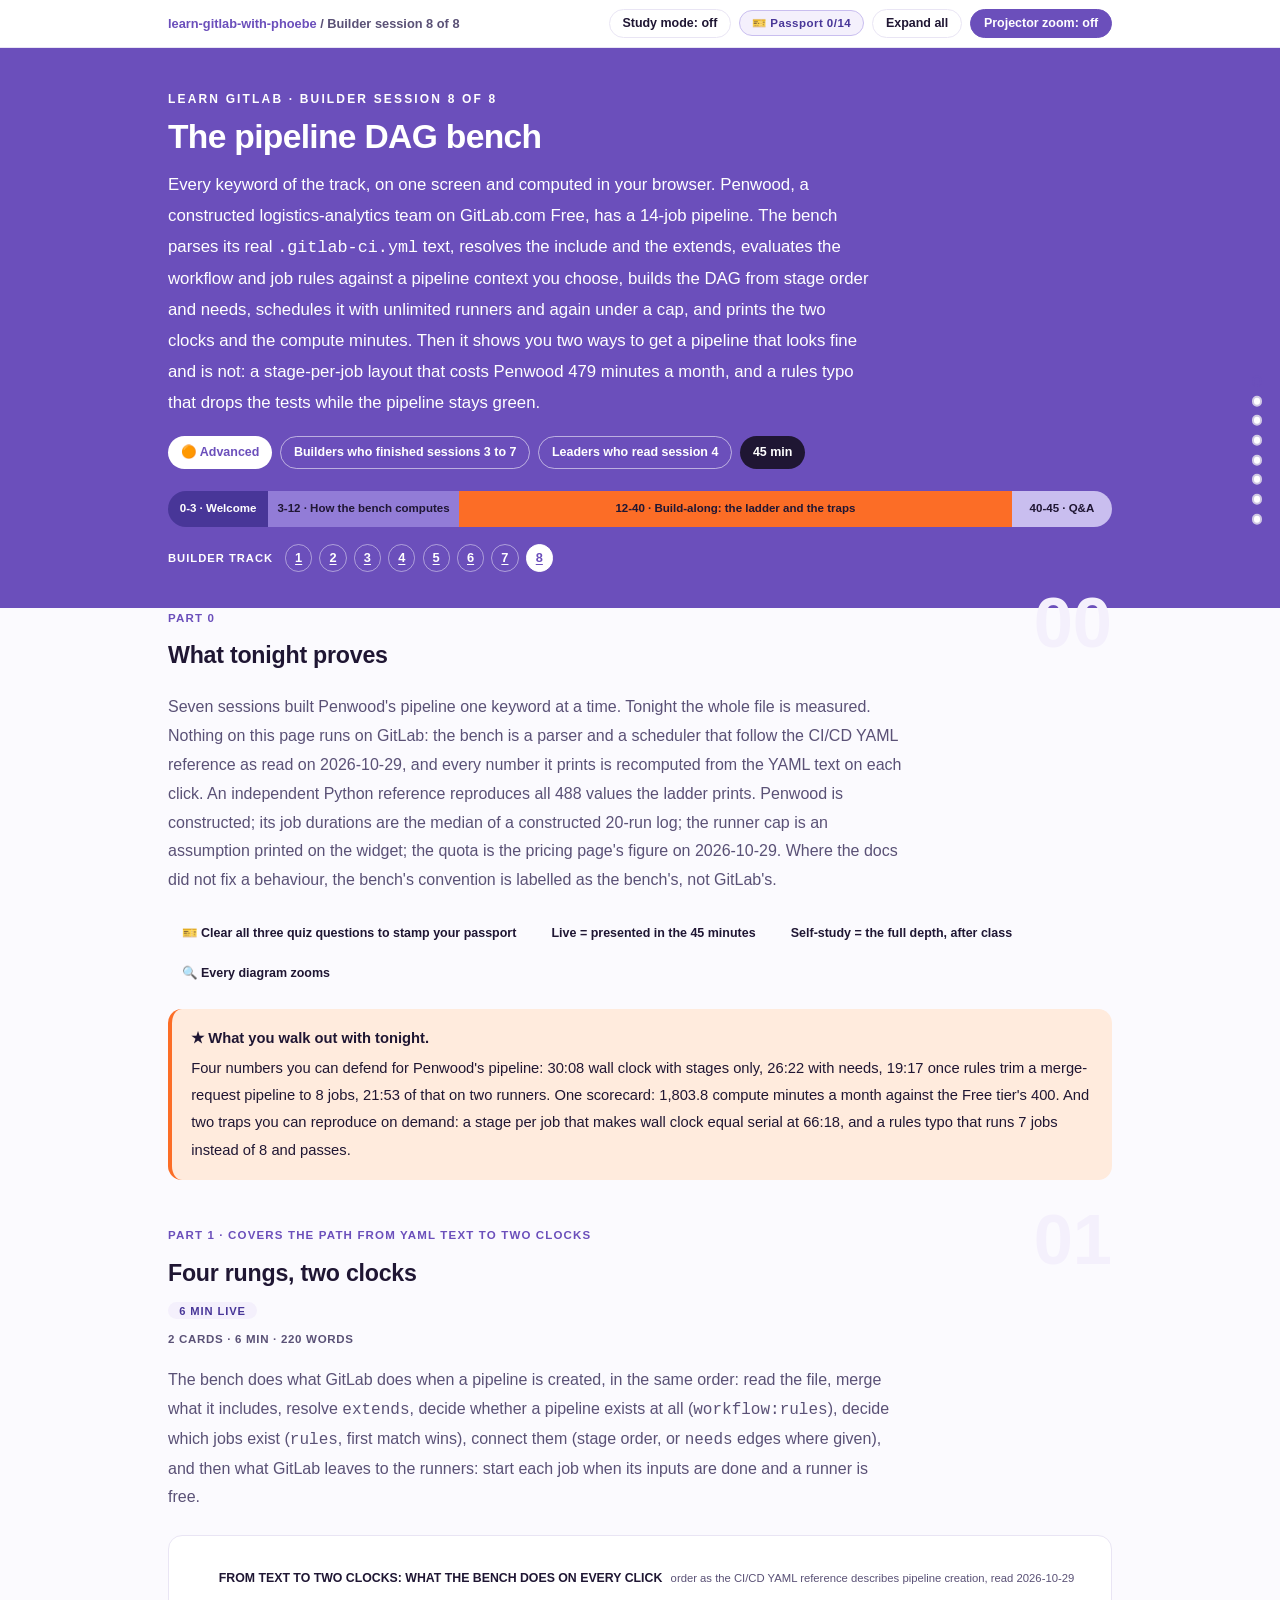
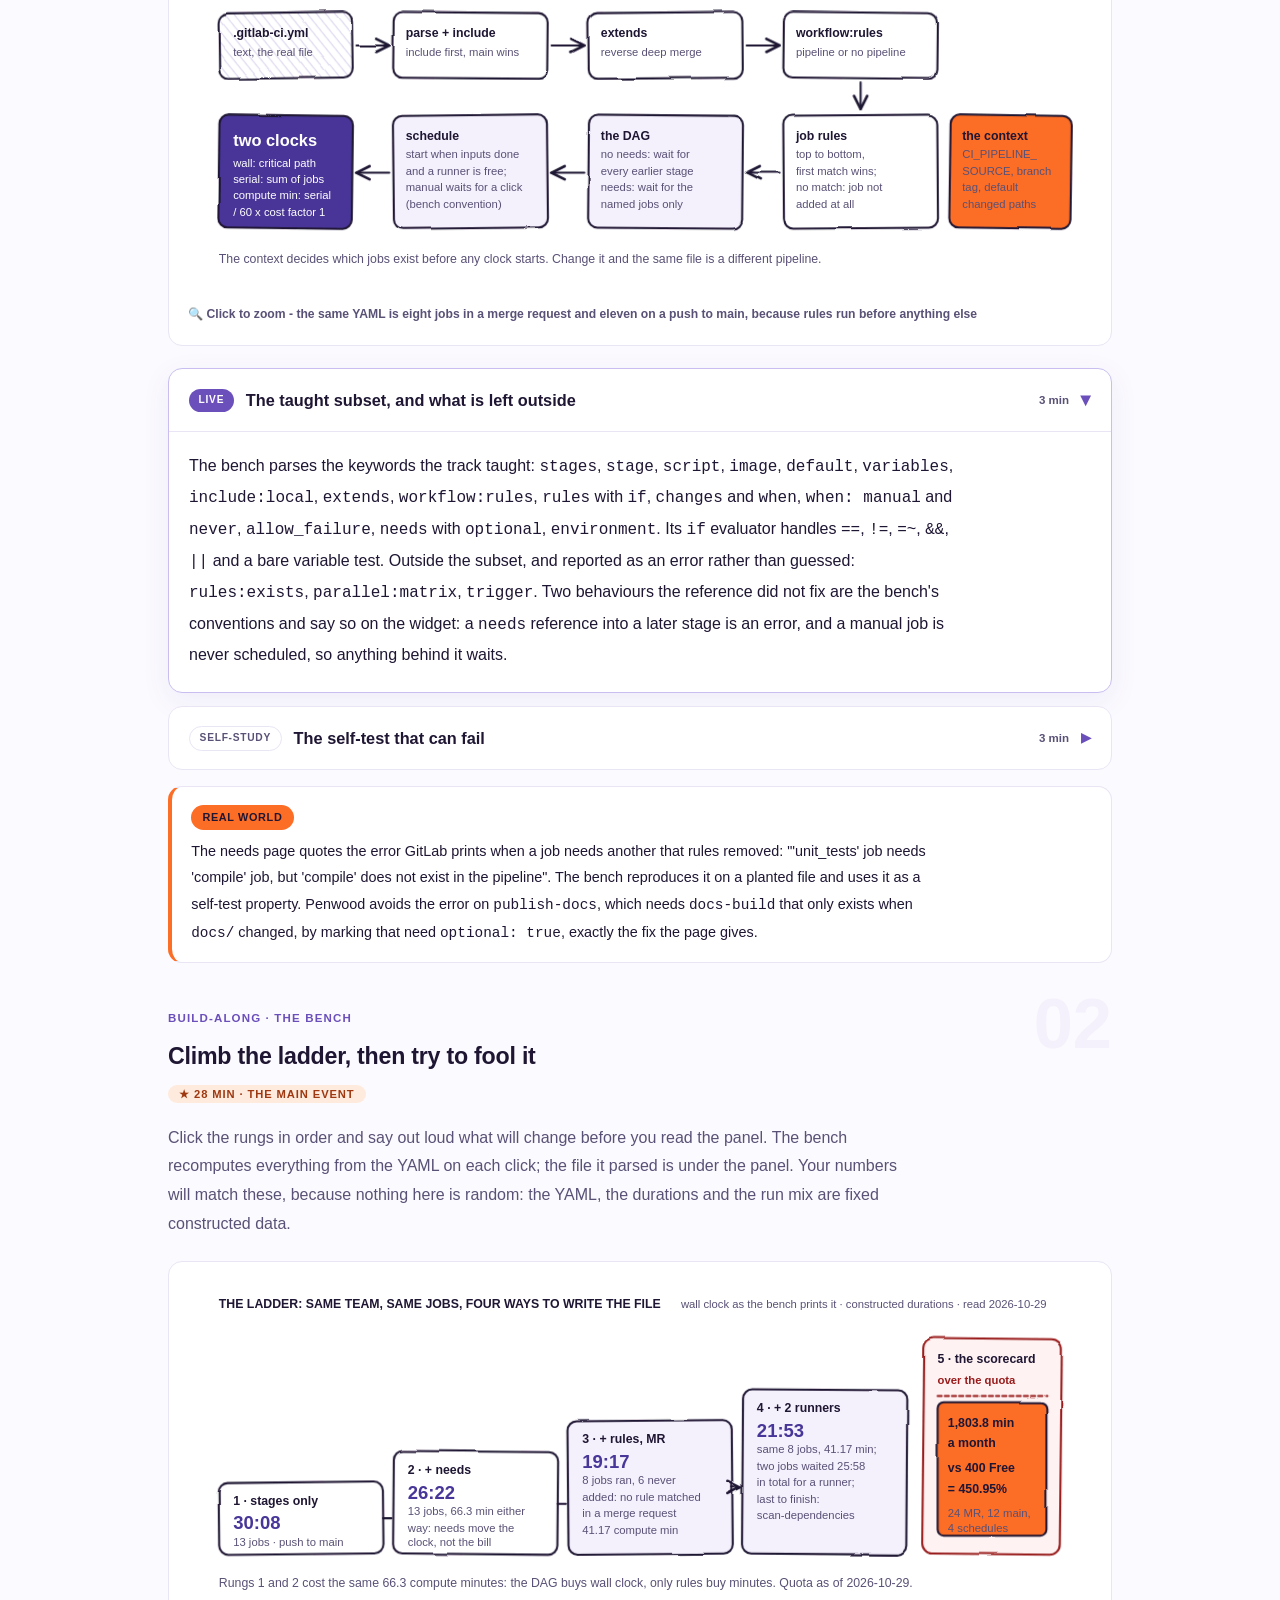
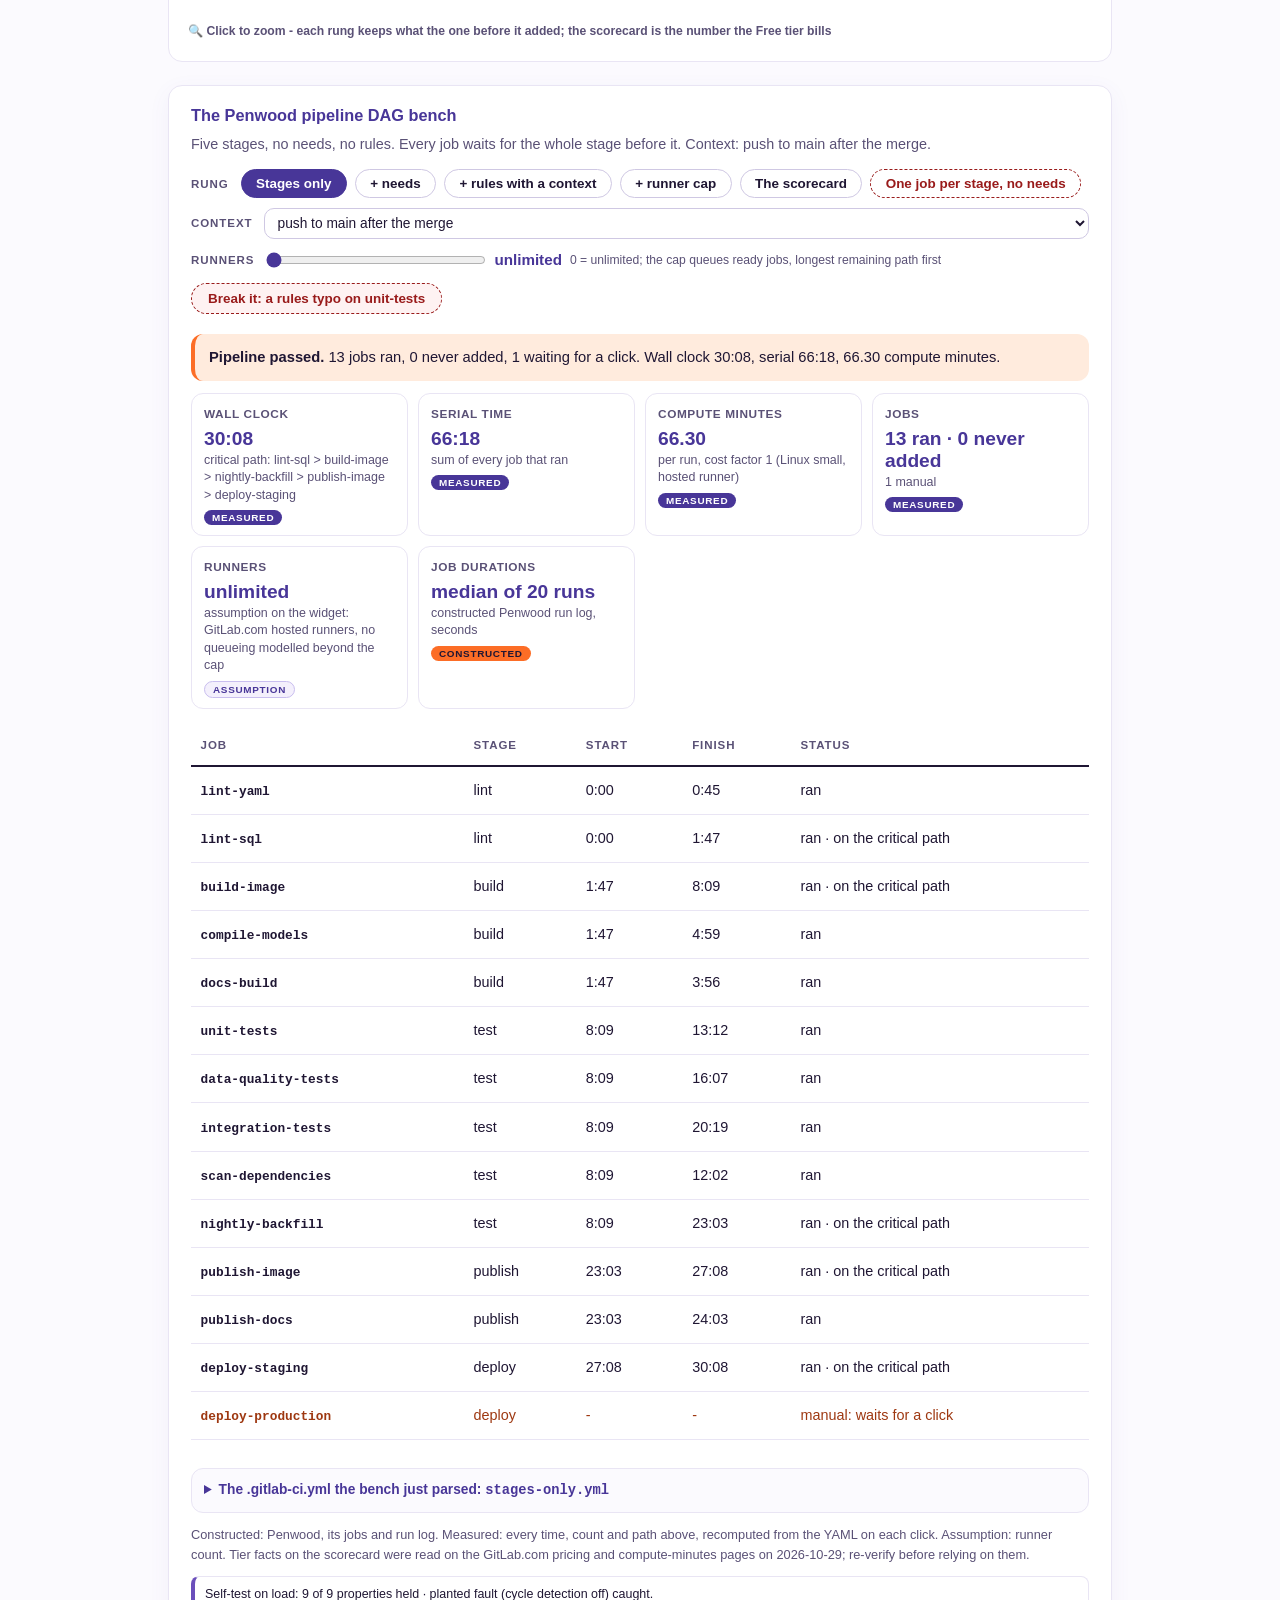
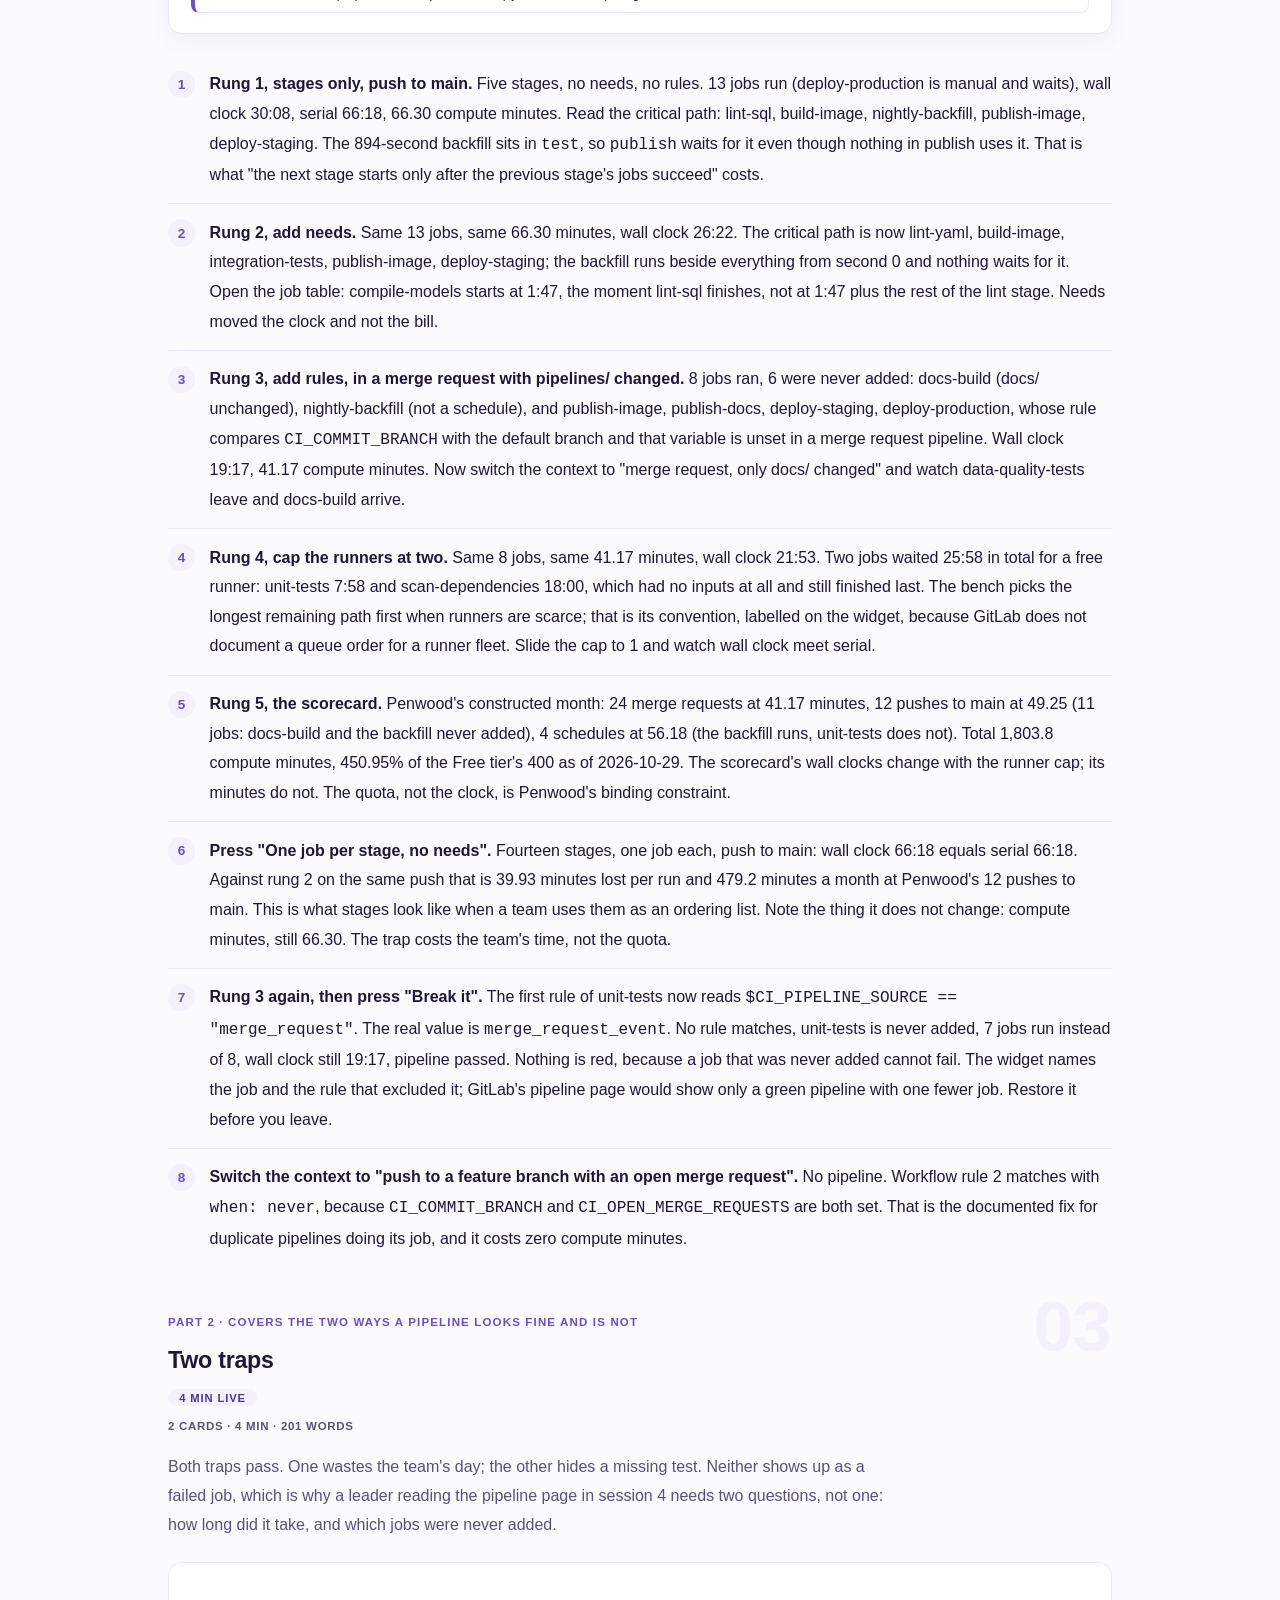
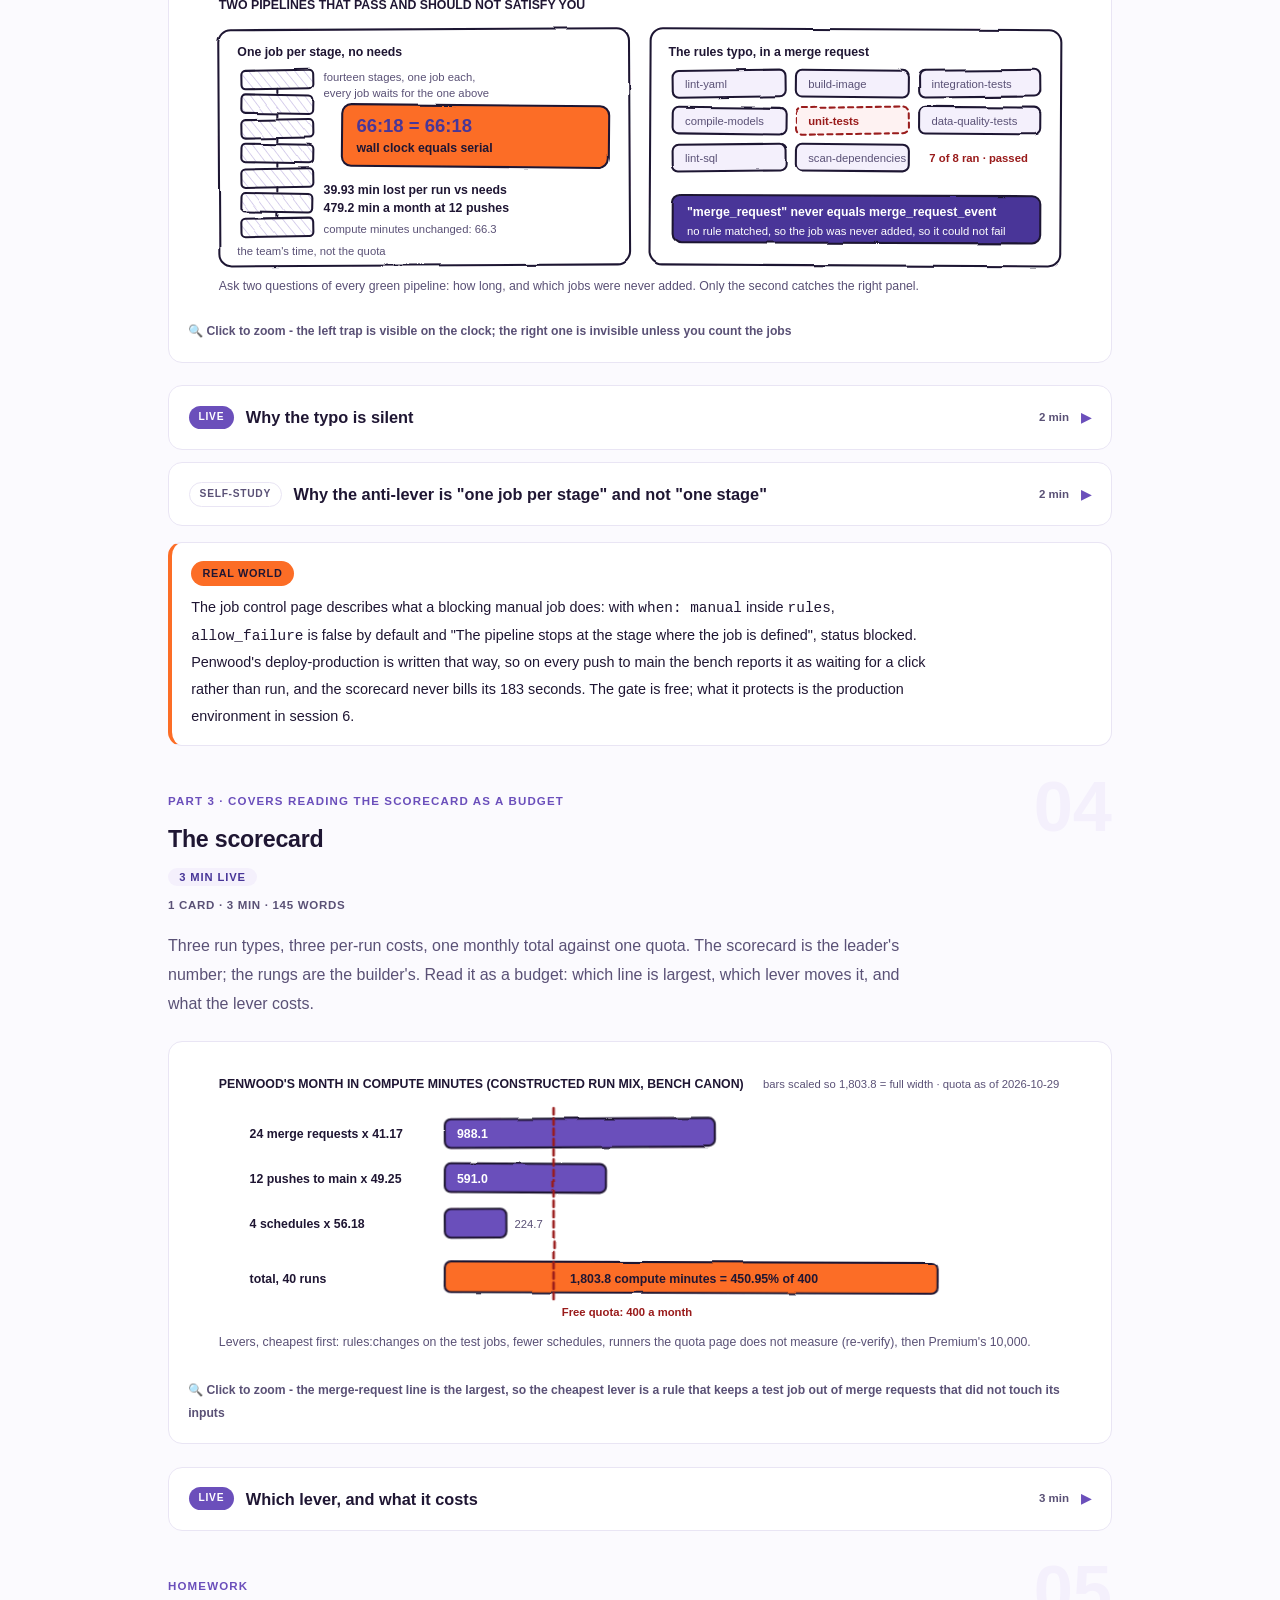
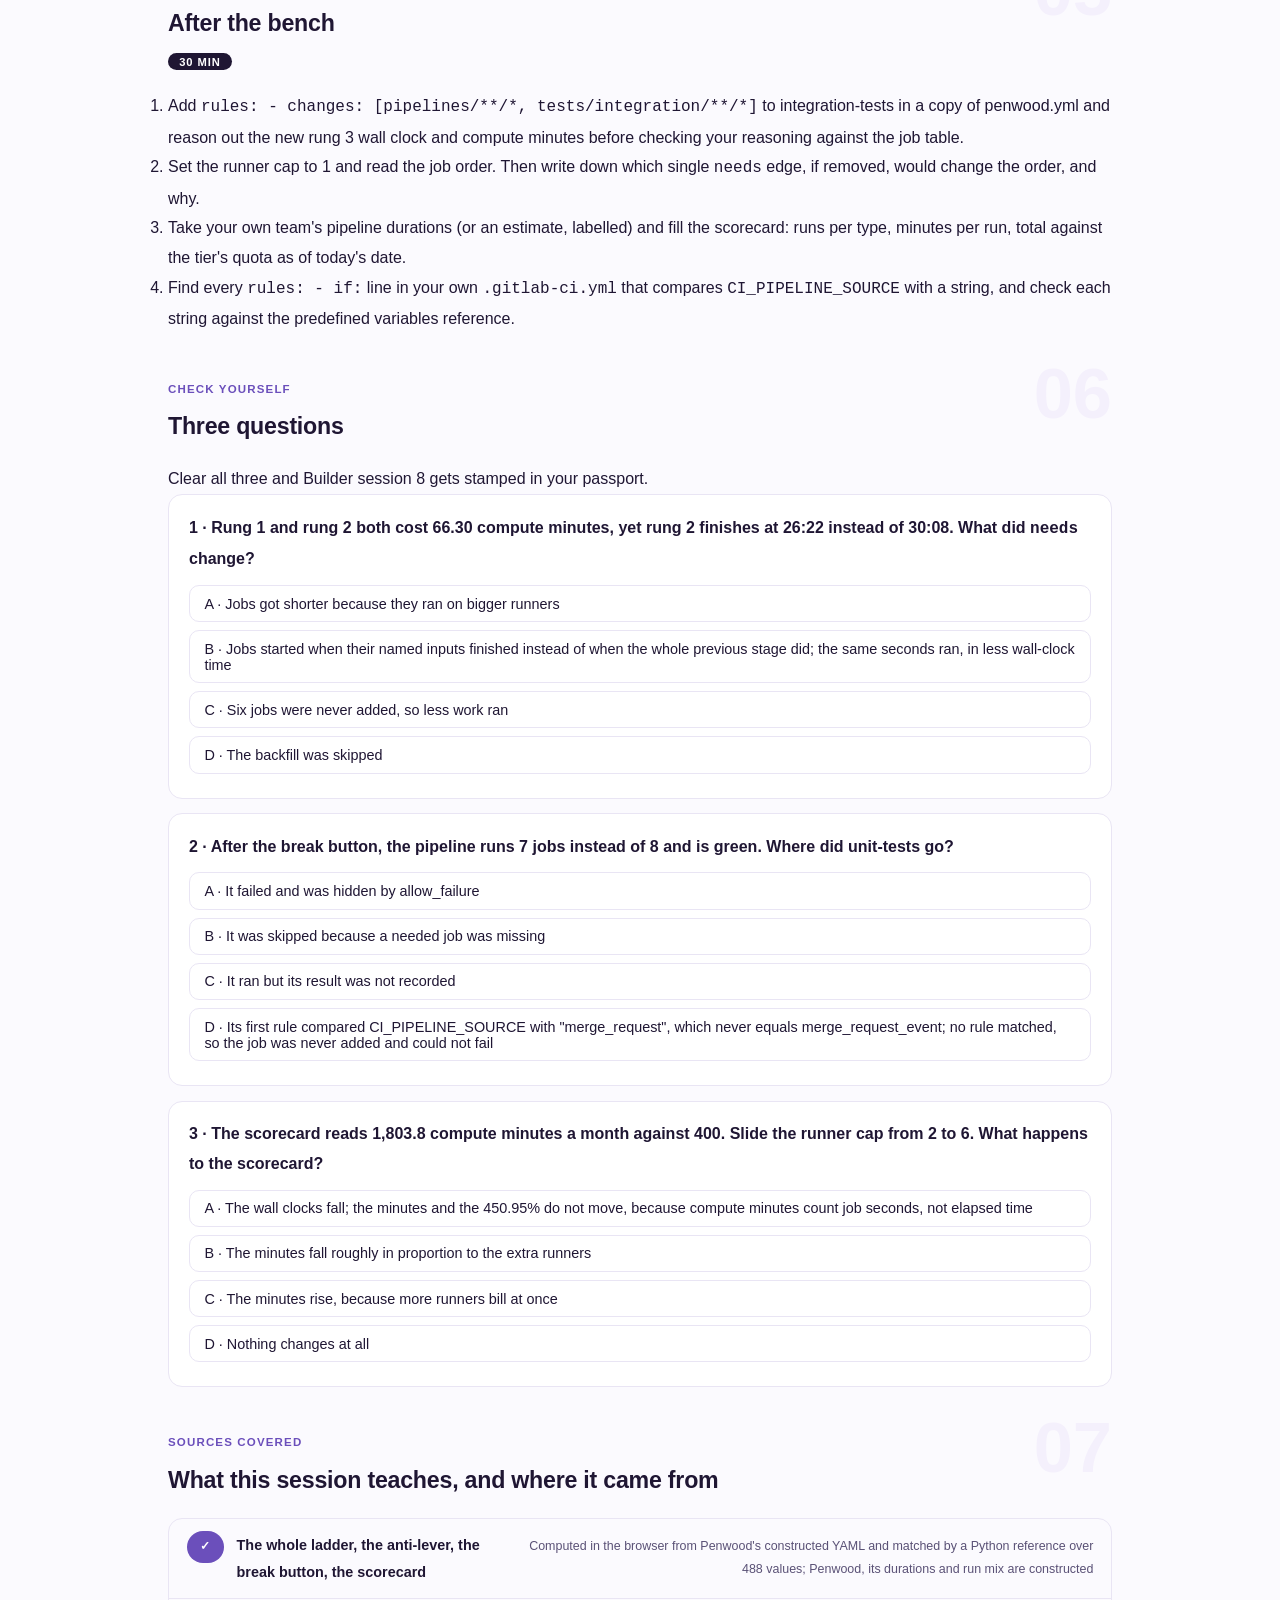
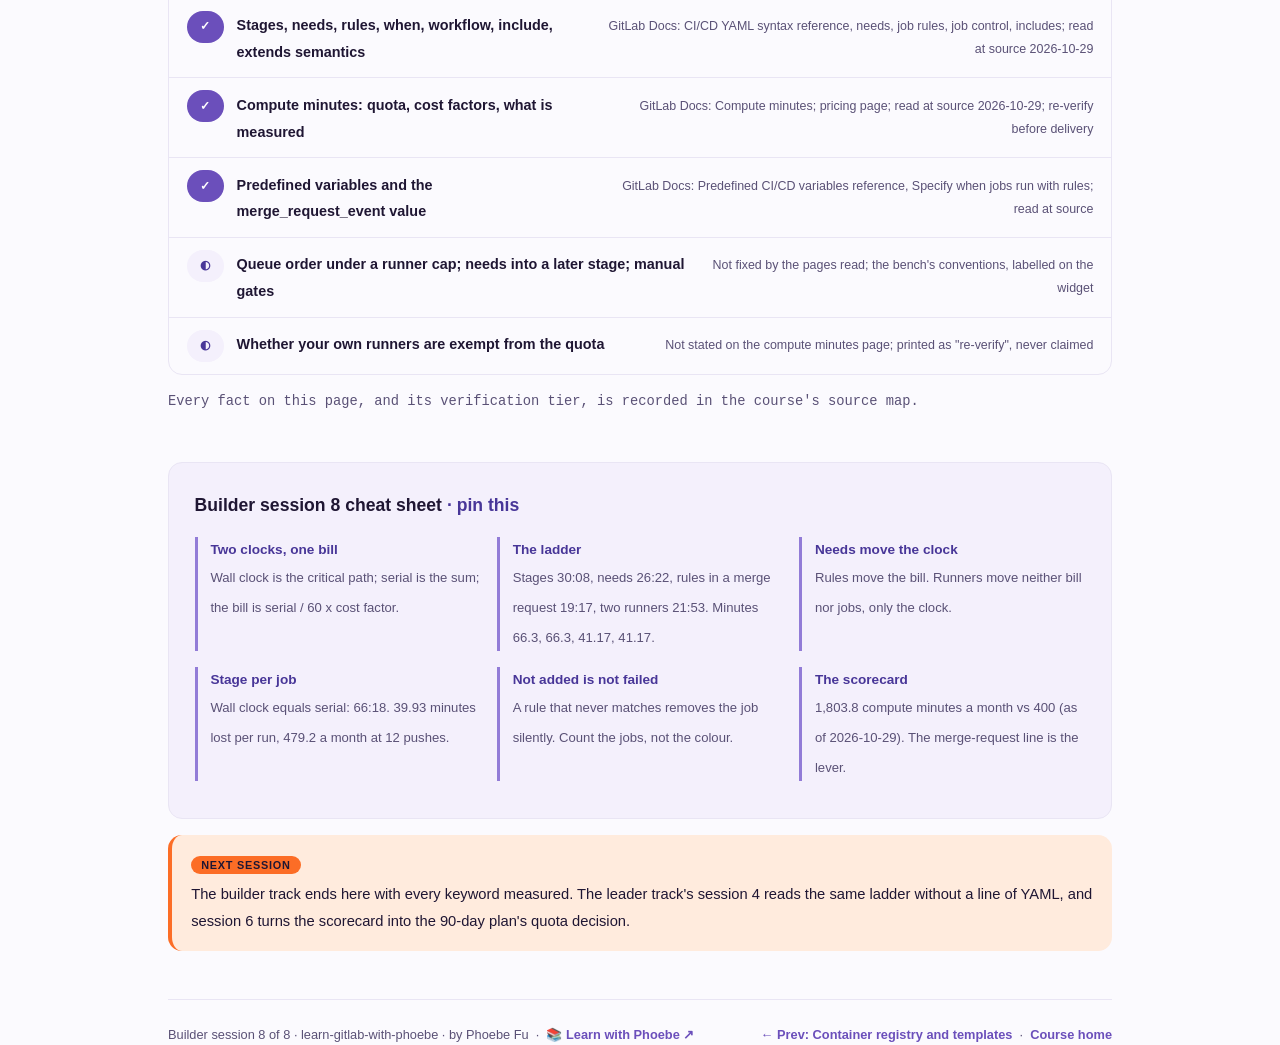
<file: courses/b8-the-pipeline-dag-bench.html>
<!DOCTYPE html>
<html lang="en">
<head>
<meta charset="UTF-8">
<meta name="viewport" content="width=device-width, initial-scale=1.0">
<!-- social:start -->
<meta name="description" content="Builder session 8 of 8. The pipeline DAG bench parses Penwood's real .gitlab-ci.yml in your browser: stages, needs, rules against a pipeline context, a runner cap, and the Free-tier compute-minutes scorecard. Four rungs from 30:08 to 19:17, a stage-per-job trap that costs 479 minutes a month, and a rules typo that drops the tests and stays green.">
<meta property="og:type" content="article">
<meta property="og:site_name" content="Learn with Phoebe">
<meta property="og:title" content="The pipeline DAG bench - learn gitlab with phoebe">
<meta property="og:description" content="Builder session 8 of 8. Four rungs, two clocks, one quota, and a false green you can press.">
<meta property="og:url" content="https://phoebefu6.github.io/learn-gitlab-with-phoebe/courses/b8-the-pipeline-dag-bench.html">
<meta property="og:image" content="https://phoebefu6.github.io/learn-gitlab-with-phoebe/assets/og-cover.png">
<meta property="og:image:width" content="1200">
<meta property="og:image:height" content="630">
<meta name="twitter:card" content="summary_large_image">
<meta name="twitter:title" content="The pipeline DAG bench - learn gitlab with phoebe">
<meta name="twitter:description" content="Builder session 8 of 8. Stages only 30:08, with needs 26:22, with rules 19:17, two runners 21:53, and 1,803.8 compute minutes against 400.">
<meta name="twitter:image" content="https://phoebefu6.github.io/learn-gitlab-with-phoebe/assets/og-cover.png">
<!-- social:end -->
<title>Builder session 8 · The pipeline DAG bench - learn gitlab with phoebe</title>
<link rel="stylesheet" href="../assets/style.css?v=1">
</head>
<body>

<div class="toolbar">
  <div class="wrap">
    <span class="crumb"><a href="../index.html">learn-gitlab-with-phoebe</a> / Builder session 8 of 8</span>
    <button class="btn" id="toggle-all" type="button">Expand all</button>
    <button class="btn primary" id="zoom-toggle" type="button">Projector zoom: off</button>
  </div>
</div>

<header class="masthead">
  <div class="wrap">
    <div class="eyebrow">Learn GitLab · Builder session 8 of 8</div>
    <h1>The pipeline <span class="accent">DAG bench</span></h1>
    <p class="sub">Every keyword of the track, on one screen and computed in your browser. Penwood, a constructed logistics-analytics team on GitLab.com Free, has a 14-job pipeline. The bench parses its real <code>.gitlab-ci.yml</code> text, resolves the include and the extends, evaluates the workflow and job rules against a pipeline context you choose, builds the DAG from stage order and needs, schedules it with unlimited runners and again under a cap, and prints the two clocks and the compute minutes. Then it shows you two ways to get a pipeline that looks fine and is not: a stage-per-job layout that costs Penwood 479 minutes a month, and a rules typo that drops the tests while the pipeline stays green.</p>
    <div class="chip-row">
      <span class="chip level">🟠 Advanced</span>
      <span class="chip audience">Builders who finished sessions 3 to 7</span>
      <span class="chip audience">Leaders who read session 4</span>
      <span class="chip time">45 min</span>
    </div>
    <div class="agenda">
      <span class="a1" style="flex:1">0-3 · Welcome</span>
      <span class="a2" style="flex:2">3-12 · How the bench computes</span>
      <span class="a3" style="flex:6">12-40 · Build-along: the ladder and the traps</span>
      <span class="a4" style="flex:1">40-45 · Q&amp;A</span>
    </div>
  </div>
</header>

<main class="wrap">

  <section class="section" id="intro">
    <div class="section-kicker">
      <span class="klabel">Part 0</span>
      <h2>What tonight proves</h2>
    </div>
    <p class="lede">Seven sessions built Penwood's pipeline one keyword at a time. Tonight the whole file is measured. Nothing on this page runs on GitLab: the bench is a parser and a scheduler that follow the CI/CD YAML reference as read on 2026-10-29, and every number it prints is recomputed from the YAML text on each click. An independent Python reference reproduces all 488 values the ladder prints. Penwood is constructed; its job durations are the median of a constructed 20-run log; the runner cap is an assumption printed on the widget; the quota is the pricing page's figure on 2026-10-29. Where the docs did not fix a behaviour, the bench's convention is labelled as the bench's, not GitLab's.</p>

    <div class="legend">
      <span class="pill">🎫 Clear all three quiz questions to stamp your passport</span>
      <span class="pill">Live = presented in the 45 minutes</span>
      <span class="pill">Self-study = the full depth, after class</span>
      <span class="pill">🔍 Every diagram zooms</span>
    </div>

    <div class="callout win">
      <p><strong>★ What you walk out with tonight.</strong> Four numbers you can defend for Penwood's pipeline: 30:08 wall clock with stages only, 26:22 with needs, 19:17 once rules trim a merge-request pipeline to 8 jobs, 21:53 of that on two runners. One scorecard: 1,803.8 compute minutes a month against the Free tier's 400. And two traps you can reproduce on demand: a stage per job that makes wall clock equal serial at 66:18, and a rules typo that runs 7 jobs instead of 8 and passes.</p>
    </div>
  </section>

  <section class="section" id="part-1">
    <div class="section-kicker">
      <span class="klabel">Part 1 · covers the path from YAML text to two clocks</span>
      <h2>Four rungs, two clocks</h2>
      <span class="tag concept">6 min live</span>
    </div>
    <p class="lede">The bench does what GitLab does when a pipeline is created, in the same order: read the file, merge what it includes, resolve <code>extends</code>, decide whether a pipeline exists at all (<code>workflow:rules</code>), decide which jobs exist (<code>rules</code>, first match wins), connect them (stage order, or <code>needs</code> edges where given), and then what GitLab leaves to the runners: start each job when its inputs are done and a runner is free.</p>

    <figure class="zoomable">
      <svg viewBox="0 0 880 330" xmlns="http://www.w3.org/2000/svg" role="img" aria-label="A hand-drawn flow of the bench's engine. YAML text enters a parser, the include file is merged first and the main file wins, extends does a reverse deep merge, workflow rules decide if a pipeline exists, job rules evaluate top to bottom against a context box holding CI_PIPELINE_SOURCE, branch, default branch and changed paths, the surviving jobs form a DAG from stage order or needs edges, and a scheduler produces wall clock, serial time and compute minutes. The context box is highlighted because it decides which jobs exist.">
        <defs>
          <filter id="b8aSk" x="-3%" y="-3%" width="106%" height="106%"><feTurbulence type="fractalNoise" baseFrequency="0.02" numOctaves="2" seed="53" result="n"/><feDisplacementMap in="SourceGraphic" in2="n" scale="2.4" xChannelSelector="R" yChannelSelector="G"/></filter>
          <pattern id="b8aHc" patternUnits="userSpaceOnUse" width="7" height="7" patternTransform="rotate(-38)"><line x1="0" y1="0" x2="0" y2="7" stroke="#6B4FBB" stroke-width="1" opacity=".5"/></pattern>
          <marker id="b8aAr" viewBox="0 0 10 10" refX="9" refY="5" markerWidth="8" markerHeight="8" orient="auto"><path d="M1 1 L9 5 L1 9" fill="none" stroke="#1F1633" stroke-width="1.6" stroke-linecap="round"/></marker>
        </defs>
        <style>
          .b8aH { font: 800 12px Inter, sans-serif; fill: #1F1633; }
          .b8aL { font: 600 12px Inter, sans-serif; fill: #1F1633; }
          .b8aS { font: 400 11px Inter, sans-serif; fill: #5A5176; }
          .b8aV { font: 800 16px Inter, sans-serif; fill: #483698; }
          .b8aN { font: 400 12px Inter, sans-serif; fill: #5A5176; }
        </style>

        <text class="b8aH" x="30" y="26">FROM TEXT TO TWO CLOCKS: WHAT THE BENCH DOES ON EVERY CLICK</text>
        <text class="b8aS" x="470" y="26">order as the CI/CD YAML reference describes pipeline creation, read 2026-10-29</text>

        <g filter="url(#b8aSk)" fill="none" stroke="#1F1633" stroke-width="2" stroke-linecap="round" stroke-linejoin="round">
          <rect x="30" y="56" width="130" height="64" rx="9" transform="rotate(-0.8 95 88)" fill="url(#b8aHc)"/>
          <path d="M164 88 L196 88" marker-end="url(#b8aAr)"/>
          <rect x="200" y="56" width="150" height="64" rx="9" transform="rotate(0.5 275 88)" fill="#FFFFFF"/>
          <path d="M354 88 L386 88" marker-end="url(#b8aAr)"/>
          <rect x="390" y="56" width="150" height="64" rx="9" transform="rotate(-0.5 465 88)" fill="#FFFFFF"/>
          <path d="M544 88 L576 88" marker-end="url(#b8aAr)"/>
          <rect x="580" y="56" width="150" height="64" rx="9" transform="rotate(0.6 655 88)" fill="#FFFFFF"/>
          <path d="M655 124 L655 150" marker-end="url(#b8aAr)"/>
          <rect x="742" y="156" width="118" height="110" rx="9" transform="rotate(0.8 801 211)" fill="#FC6D26"/>
          <rect x="580" y="156" width="150" height="110" rx="9" transform="rotate(-0.4 655 211)" fill="#FFFFFF"/>
          <path d="M576 212 L544 212" marker-end="url(#b8aAr)"/>
          <rect x="390" y="156" width="150" height="110" rx="9" transform="rotate(0.5 465 211)" fill="#F4F0FC"/>
          <path d="M386 212 L354 212" marker-end="url(#b8aAr)"/>
          <rect x="200" y="156" width="150" height="110" rx="9" transform="rotate(-0.6 275 211)" fill="#F4F0FC"/>
          <path d="M196 212 L164 212" marker-end="url(#b8aAr)"/>
          <rect x="30" y="156" width="130" height="110" rx="9" transform="rotate(0.7 95 211)" fill="#483698"/>
        </g>

        <text class="b8aL" x="44" y="80">.gitlab-ci.yml</text>
        <text class="b8aS" x="44" y="98">text, the real file</text>
        <text class="b8aL" x="212" y="80">parse + include</text>
        <text class="b8aS" x="212" y="98">include first, main wins</text>
        <text class="b8aL" x="402" y="80">extends</text>
        <text class="b8aS" x="402" y="98">reverse deep merge</text>
        <text class="b8aL" x="592" y="80">workflow:rules</text>
        <text class="b8aS" x="592" y="98">pipeline or no pipeline</text>

        <text class="b8aL" x="754" y="180">the context</text>
        <text class="b8aS" x="754" y="198">CI_PIPELINE_</text>
        <text class="b8aS" x="754" y="214">SOURCE, branch</text>
        <text class="b8aS" x="754" y="230">tag, default</text>
        <text class="b8aS" x="754" y="246">changed paths</text>

        <text class="b8aL" x="592" y="180">job rules</text>
        <text class="b8aS" x="592" y="198">top to bottom,</text>
        <text class="b8aS" x="592" y="214">first match wins;</text>
        <text class="b8aS" x="592" y="230">no match: job not</text>
        <text class="b8aS" x="592" y="246">added at all</text>

        <text class="b8aL" x="402" y="180">the DAG</text>
        <text class="b8aS" x="402" y="198">no needs: wait for</text>
        <text class="b8aS" x="402" y="214">every earlier stage</text>
        <text class="b8aS" x="402" y="230">needs: wait for the</text>
        <text class="b8aS" x="402" y="246">named jobs only</text>

        <text class="b8aL" x="212" y="180">schedule</text>
        <text class="b8aS" x="212" y="198">start when inputs done</text>
        <text class="b8aS" x="212" y="214">and a runner is free;</text>
        <text class="b8aS" x="212" y="230">manual waits for a click</text>
        <text class="b8aS" x="212" y="246">(bench convention)</text>

        <text class="b8aV" x="44" y="186" style="fill:#FFFFFF">two clocks</text>
        <text class="b8aS" x="44" y="206" style="fill:#FFFFFF">wall: critical path</text>
        <text class="b8aS" x="44" y="222" style="fill:#FFFFFF">serial: sum of jobs</text>
        <text class="b8aS" x="44" y="238" style="fill:#FFFFFF">compute min: serial</text>
        <text class="b8aS" x="44" y="254" style="fill:#FFFFFF">/ 60 x cost factor 1</text>

        <text class="b8aN" x="30" y="300">The context decides which jobs exist before any clock starts. Change it and the same file is a different pipeline.</text>
      </svg>
      <figcaption>🔍 Click to zoom - the same YAML is eight jobs in a merge request and eleven on a push to main, because rules run before anything else</figcaption>
    </figure>

    <details class="card" open>
      <summary><span class="mode live">Live</span> The taught subset, and what is left outside <span class="mini">3 min</span><span class="caret">▶</span></summary>
      <div class="body">
        <p>The bench parses the keywords the track taught: <code>stages</code>, <code>stage</code>, <code>script</code>, <code>image</code>, <code>default</code>, <code>variables</code>, <code>include:local</code>, <code>extends</code>, <code>workflow:rules</code>, <code>rules</code> with <code>if</code>, <code>changes</code> and <code>when</code>, <code>when: manual</code> and <code>never</code>, <code>allow_failure</code>, <code>needs</code> with <code>optional</code>, <code>environment</code>. Its <code>if</code> evaluator handles <code>==</code>, <code>!=</code>, <code>=~</code>, <code>&amp;&amp;</code>, <code>||</code> and a bare variable test. Outside the subset, and reported as an error rather than guessed: <code>rules:exists</code>, <code>parallel:matrix</code>, <code>trigger</code>. Two behaviours the reference did not fix are the bench's conventions and say so on the widget: a <code>needs</code> reference into a later stage is an error, and a manual job is never scheduled, so anything behind it waits.</p>
      </div>
    </details>

    <details class="card">
      <summary><span class="mode self">Self-study</span> The self-test that can fail <span class="mini">3 min</span><span class="caret">▶</span></summary>
      <div class="body">
        <p>On load the bench checks nine properties: a planted needs cycle is detected; a needs target excluded by rules is an error; the wall clock equals the last finish and is never shorter than the longest job; needs never make the pipeline slower than stages; a runner cap never makes it faster; jobs that never run are not counted as run; the anti-lever's wall clock equals its serial time; the rules typo drops the test job and the pipeline still passes; the scorecard counts all 40 runs. Then it runs itself again with cycle detection switched off, a planted fault, and confirms the first property fails. A self-test that cannot fail measures nothing; the widget prints both results under the panel.</p>
      </div>
    </details>

    <div class="callout example">
      <span class="ex-pill">Real world</span>
      <p>The needs page quotes the error GitLab prints when a job needs another that rules removed: "'unit_tests' job needs 'compile' job, but 'compile' does not exist in the pipeline". The bench reproduces it on a planted file and uses it as a self-test property. Penwood avoids the error on <code>publish-docs</code>, which needs <code>docs-build</code> that only exists when <code>docs/</code> changed, by marking that need <code>optional: true</code>, exactly the fix the page gives.</p>
    </div>
  </section>

  <section class="section" id="bench">
    <div class="section-kicker">
      <span class="klabel">Build-along · the bench</span>
      <h2>Climb the ladder, then try to fool it</h2>
      <span class="tag demo">★ 28 min · the main event</span>
    </div>
    <p class="lede">Click the rungs in order and say out loud what will change before you read the panel. The bench recomputes everything from the YAML on each click; the file it parsed is under the panel. Your numbers will match these, because nothing here is random: the YAML, the durations and the run mix are fixed constructed data.</p>

    <figure class="zoomable">
      <svg viewBox="0 0 880 320" xmlns="http://www.w3.org/2000/svg" role="img" aria-label="A hand-drawn staircase of four rungs with the wall clock on each. Rung 1 stages only on a push to main: 30 minutes 8 seconds, 13 jobs. Rung 2 adds needs: 26 minutes 22 seconds, same jobs, 66.3 compute minutes either way. Rung 3 adds rules and a merge request context: 19 minutes 17 seconds, 8 jobs, 6 never added, 41.17 compute minutes. Rung 4 caps the runners at two: 21 minutes 53 seconds, two jobs waited 25 minutes 58 seconds in total for a runner. A fifth block, the scorecard, reads 1,803.8 compute minutes a month against 400 and is marked as over the quota.">
        <defs>
          <filter id="b8bSk" x="-3%" y="-3%" width="106%" height="106%"><feTurbulence type="fractalNoise" baseFrequency="0.02" numOctaves="2" seed="59" result="n"/><feDisplacementMap in="SourceGraphic" in2="n" scale="2.4" xChannelSelector="R" yChannelSelector="G"/></filter>
          <pattern id="b8bHc" patternUnits="userSpaceOnUse" width="7" height="7" patternTransform="rotate(-38)"><line x1="0" y1="0" x2="0" y2="7" stroke="#6B4FBB" stroke-width="1" opacity=".5"/></pattern>
          <marker id="b8bAr" viewBox="0 0 10 10" refX="9" refY="5" markerWidth="8" markerHeight="8" orient="auto"><path d="M1 1 L9 5 L1 9" fill="none" stroke="#1F1633" stroke-width="1.6" stroke-linecap="round"/></marker>
        </defs>
        <style>
          .b8bH { font: 800 12px Inter, sans-serif; fill: #1F1633; }
          .b8bL { font: 600 12px Inter, sans-serif; fill: #1F1633; }
          .b8bS { font: 400 11px Inter, sans-serif; fill: #5A5176; }
          .b8bV { font: 800 18px Inter, sans-serif; fill: #483698; }
          .b8bR { font: 800 11px Inter, sans-serif; fill: #991B1B; }
          .b8bN { font: 400 12px Inter, sans-serif; fill: #5A5176; }
        </style>

        <text class="b8bH" x="30" y="26">THE LADDER: SAME TEAM, SAME JOBS, FOUR WAYS TO WRITE THE FILE</text>
        <text class="b8bS" x="480" y="26">wall clock as the bench prints it · constructed durations · read 2026-10-29</text>

        <g filter="url(#b8bSk)" fill="none" stroke="#1F1633" stroke-width="2" stroke-linecap="round" stroke-linejoin="round">
          <rect x="30" y="196" width="160" height="70" rx="9" transform="rotate(-0.6 110 231)" fill="#FFFFFF"/>
          <rect x="200" y="166" width="160" height="100" rx="9" transform="rotate(0.5 280 216)" fill="#FFFFFF"/>
          <rect x="370" y="136" width="160" height="130" rx="9" transform="rotate(-0.5 450 201)" fill="#F4F0FC"/>
          <rect x="540" y="106" width="160" height="160" rx="9" transform="rotate(0.4 620 186)" fill="#F4F0FC"/>
          <path d="M190 231 L198 231 M360 216 L368 216 M530 201 L538 201" marker-end="url(#b8bAr)"/>
          <rect x="716" y="56" width="134" height="210" rx="10" transform="rotate(0.6 783 161)" fill="#FEF2F2" stroke="#991B1B"/>
          <path d="M730 112 L836 112" stroke="#991B1B" stroke-dasharray="4 3"/>
          <rect x="730" y="118" width="106" height="130" rx="6" fill="#FC6D26"/>
        </g>

        <text class="b8bL" x="44" y="218">1 · stages only</text>
        <text class="b8bV" x="44" y="242">30:08</text>
        <text class="b8bS" x="44" y="258">13 jobs · push to main</text>
        <text class="b8bL" x="214" y="188">2 · + needs</text>
        <text class="b8bV" x="214" y="212">26:22</text>
        <text class="b8bS" x="214" y="228">13 jobs, 66.3 min either</text>
        <text class="b8bS" x="214" y="244">way: needs move the</text>
        <text class="b8bS" x="214" y="258">clock, not the bill</text>
        <text class="b8bL" x="384" y="158">3 · + rules, MR</text>
        <text class="b8bV" x="384" y="182">19:17</text>
        <text class="b8bS" x="384" y="198">8 jobs ran, 6 never</text>
        <text class="b8bS" x="384" y="214">added: no rule matched</text>
        <text class="b8bS" x="384" y="230">in a merge request</text>
        <text class="b8bS" x="384" y="246">41.17 compute min</text>
        <text class="b8bL" x="554" y="128">4 · + 2 runners</text>
        <text class="b8bV" x="554" y="152">21:53</text>
        <text class="b8bS" x="554" y="168">same 8 jobs, 41.17 min;</text>
        <text class="b8bS" x="554" y="184">two jobs waited 25:58</text>
        <text class="b8bS" x="554" y="200">in total for a runner;</text>
        <text class="b8bS" x="554" y="216">last to finish:</text>
        <text class="b8bS" x="554" y="232">scan-dependencies</text>

        <text class="b8bL" x="730" y="80">5 · the scorecard</text>
        <text class="b8bR" x="730" y="100">over the quota</text>
        <text class="b8bH" x="740" y="142">1,803.8 min</text>
        <text class="b8bL" x="740" y="162">a month</text>
        <text class="b8bL" x="740" y="186">vs 400 Free</text>
        <text class="b8bL" x="740" y="206">= 450.95%</text>
        <text class="b8bS" x="740" y="230">24 MR, 12 main,</text>
        <text class="b8bS" x="740" y="244">4 schedules</text>

        <text class="b8bN" x="30" y="298">Rungs 1 and 2 cost the same 66.3 compute minutes: the DAG buys wall clock, only rules buy minutes. Quota as of 2026-10-29.</text>
      </svg>
      <figcaption>🔍 Click to zoom - each rung keeps what the one before it added; the scorecard is the number the Free tier bills</figcaption>
    </figure>

    <div id="gtl-bench"></div>

    <div class="steps">
      <div class="step">
        <p><strong>Rung 1, stages only, push to main.</strong> Five stages, no needs, no rules. 13 jobs run (deploy-production is manual and waits), wall clock 30:08, serial 66:18, 66.30 compute minutes. Read the critical path: lint-sql, build-image, nightly-backfill, publish-image, deploy-staging. The 894-second backfill sits in <code>test</code>, so <code>publish</code> waits for it even though nothing in publish uses it. That is what "the next stage starts only after the previous stage's jobs succeed" costs.</p>
      </div>
      <div class="step">
        <p><strong>Rung 2, add needs.</strong> Same 13 jobs, same 66.30 minutes, wall clock 26:22. The critical path is now lint-yaml, build-image, integration-tests, publish-image, deploy-staging; the backfill runs beside everything from second 0 and nothing waits for it. Open the job table: compile-models starts at 1:47, the moment lint-sql finishes, not at 1:47 plus the rest of the lint stage. Needs moved the clock and not the bill.</p>
      </div>
      <div class="step">
        <p><strong>Rung 3, add rules, in a merge request with pipelines/ changed.</strong> 8 jobs ran, 6 were never added: docs-build (docs/ unchanged), nightly-backfill (not a schedule), and publish-image, publish-docs, deploy-staging, deploy-production, whose rule compares <code>CI_COMMIT_BRANCH</code> with the default branch and that variable is unset in a merge request pipeline. Wall clock 19:17, 41.17 compute minutes. Now switch the context to "merge request, only docs/ changed" and watch data-quality-tests leave and docs-build arrive.</p>
      </div>
      <div class="step">
        <p><strong>Rung 4, cap the runners at two.</strong> Same 8 jobs, same 41.17 minutes, wall clock 21:53. Two jobs waited 25:58 in total for a free runner: unit-tests 7:58 and scan-dependencies 18:00, which had no inputs at all and still finished last. The bench picks the longest remaining path first when runners are scarce; that is its convention, labelled on the widget, because GitLab does not document a queue order for a runner fleet. Slide the cap to 1 and watch wall clock meet serial.</p>
      </div>
      <div class="step">
        <p><strong>Rung 5, the scorecard.</strong> Penwood's constructed month: 24 merge requests at 41.17 minutes, 12 pushes to main at 49.25 (11 jobs: docs-build and the backfill never added), 4 schedules at 56.18 (the backfill runs, unit-tests does not). Total 1,803.8 compute minutes, 450.95% of the Free tier's 400 as of 2026-10-29. The scorecard's wall clocks change with the runner cap; its minutes do not. The quota, not the clock, is Penwood's binding constraint.</p>
      </div>
      <div class="step">
        <p><strong>Press "One job per stage, no needs".</strong> Fourteen stages, one job each, push to main: wall clock 66:18 equals serial 66:18. Against rung 2 on the same push that is 39.93 minutes lost per run and 479.2 minutes a month at Penwood's 12 pushes to main. This is what stages look like when a team uses them as an ordering list. Note the thing it does not change: compute minutes, still 66.30. The trap costs the team's time, not the quota.</p>
      </div>
      <div class="step">
        <p><strong>Rung 3 again, then press "Break it".</strong> The first rule of unit-tests now reads <code>$CI_PIPELINE_SOURCE == "merge_request"</code>. The real value is <code>merge_request_event</code>. No rule matches, unit-tests is never added, 7 jobs run instead of 8, wall clock still 19:17, pipeline passed. Nothing is red, because a job that was never added cannot fail. The widget names the job and the rule that excluded it; GitLab's pipeline page would show only a green pipeline with one fewer job. Restore it before you leave.</p>
      </div>
      <div class="step">
        <p><strong>Switch the context to "push to a feature branch with an open merge request".</strong> No pipeline. Workflow rule 2 matches with <code>when: never</code>, because <code>CI_COMMIT_BRANCH</code> and <code>CI_OPEN_MERGE_REQUESTS</code> are both set. That is the documented fix for duplicate pipelines doing its job, and it costs zero compute minutes.</p>
      </div>
    </div>
  </section>

  <section class="section" id="part-2">
    <div class="section-kicker">
      <span class="klabel">Part 2 · covers the two ways a pipeline looks fine and is not</span>
      <h2>Two traps</h2>
      <span class="tag concept">4 min live</span>
    </div>
    <p class="lede">Both traps pass. One wastes the team's day; the other hides a missing test. Neither shows up as a failed job, which is why a leader reading the pipeline page in session 4 needs two questions, not one: how long did it take, and which jobs were never added.</p>

    <figure class="zoomable">
      <svg viewBox="0 0 880 320" xmlns="http://www.w3.org/2000/svg" role="img" aria-label="Two hand-drawn panels. Left, one job per stage: fourteen boxes in a single column, each waiting for the one above, wall clock 66 minutes 18 seconds equal to serial, 39.93 minutes lost per run and 479.2 a month versus the needs pipeline, compute minutes unchanged at 66.3. Right, the rules typo: the unit-tests job's first rule compares CI_PIPELINE_SOURCE with merge_request instead of merge_request_event, so in a merge request no rule matches, the job is never added, 7 jobs run instead of 8, and the pipeline is green. The missing job is drawn as a dashed red outline.">
        <defs>
          <filter id="b8cSk" x="-3%" y="-3%" width="106%" height="106%"><feTurbulence type="fractalNoise" baseFrequency="0.02" numOctaves="2" seed="61" result="n"/><feDisplacementMap in="SourceGraphic" in2="n" scale="2.4" xChannelSelector="R" yChannelSelector="G"/></filter>
          <pattern id="b8cHc" patternUnits="userSpaceOnUse" width="7" height="7" patternTransform="rotate(-38)"><line x1="0" y1="0" x2="0" y2="7" stroke="#6B4FBB" stroke-width="1" opacity=".5"/></pattern>
          <marker id="b8cAr" viewBox="0 0 10 10" refX="9" refY="5" markerWidth="8" markerHeight="8" orient="auto"><path d="M1 1 L9 5 L1 9" fill="none" stroke="#1F1633" stroke-width="1.6" stroke-linecap="round"/></marker>
        </defs>
        <style>
          .b8cH { font: 800 12px Inter, sans-serif; fill: #1F1633; }
          .b8cL { font: 600 12px Inter, sans-serif; fill: #1F1633; }
          .b8cS { font: 400 11px Inter, sans-serif; fill: #5A5176; }
          .b8cV { font: 800 18px Inter, sans-serif; fill: #483698; }
          .b8cR { font: 800 11px Inter, sans-serif; fill: #991B1B; }
          .b8cN { font: 400 12px Inter, sans-serif; fill: #5A5176; }
        </style>

        <text class="b8cH" x="30" y="26">TWO PIPELINES THAT PASS AND SHOULD NOT SATISFY YOU</text>

        <g filter="url(#b8cSk)" fill="none" stroke="#1F1633" stroke-width="2" stroke-linecap="round" stroke-linejoin="round">
          <rect x="30" y="46" width="400" height="230" rx="12" transform="rotate(-0.3 230 161)" fill="#FFFFFF"/>
          <rect x="52" y="86" width="70" height="18" rx="4" transform="rotate(-1 87 95)" fill="url(#b8cHc)"/>
          <rect x="52" y="110" width="70" height="18" rx="4" transform="rotate(1 87 119)" fill="url(#b8cHc)"/>
          <rect x="52" y="134" width="70" height="18" rx="4" transform="rotate(-1 87 143)" fill="url(#b8cHc)"/>
          <rect x="52" y="158" width="70" height="18" rx="4" transform="rotate(1 87 167)" fill="url(#b8cHc)"/>
          <rect x="52" y="182" width="70" height="18" rx="4" transform="rotate(-1 87 191)" fill="url(#b8cHc)"/>
          <rect x="52" y="206" width="70" height="18" rx="4" transform="rotate(1 87 215)" fill="url(#b8cHc)"/>
          <rect x="52" y="230" width="70" height="18" rx="4" transform="rotate(-1 87 239)" fill="url(#b8cHc)"/>
          <path d="M87 104 L87 108 M87 128 L87 132 M87 152 L87 156 M87 176 L87 180 M87 200 L87 204 M87 224 L87 228"/>
          <rect x="150" y="120" width="260" height="60" rx="9" transform="rotate(0.5 280 150)" fill="#FC6D26"/>
          <rect x="450" y="46" width="400" height="230" rx="12" transform="rotate(0.3 650 161)" fill="#FFFFFF"/>
          <rect x="472" y="86" width="110" height="26" rx="6" transform="rotate(-0.8 527 99)" fill="#F4F0FC"/>
          <rect x="592" y="86" width="110" height="26" rx="6" transform="rotate(0.6 647 99)" fill="#F4F0FC"/>
          <rect x="712" y="86" width="118" height="26" rx="6" transform="rotate(-0.5 771 99)" fill="#F4F0FC"/>
          <rect x="472" y="122" width="110" height="26" rx="6" transform="rotate(0.7 527 135)" fill="#F4F0FC"/>
          <rect x="592" y="122" width="110" height="26" rx="6" transform="rotate(-0.9 647 135)" fill="#FEF2F2" stroke="#991B1B" stroke-dasharray="5 4"/>
          <rect x="712" y="122" width="118" height="26" rx="6" transform="rotate(0.4 771 135)" fill="#F4F0FC"/>
          <rect x="472" y="158" width="110" height="26" rx="6" transform="rotate(-0.6 527 171)" fill="#F4F0FC"/>
          <rect x="592" y="158" width="110" height="26" rx="6" transform="rotate(0.5 647 171)" fill="#F4F0FC"/>
          <rect x="472" y="208" width="358" height="46" rx="8" transform="rotate(0.2 651 231)" fill="#483698"/>
        </g>

        <text class="b8cL" x="48" y="72">One job per stage, no needs</text>
        <text class="b8cS" x="132" y="96">fourteen stages, one job each,</text>
        <text class="b8cS" x="132" y="112">every job waits for the one above</text>
        <text class="b8cV" x="164" y="146">66:18 = 66:18</text>
        <text class="b8cL" x="164" y="166">wall clock equals serial</text>
        <text class="b8cL" x="132" y="206">39.93 min lost per run vs needs</text>
        <text class="b8cL" x="132" y="224">479.2 min a month at 12 pushes</text>
        <text class="b8cS" x="132" y="244">compute minutes unchanged: 66.3</text>
        <text class="b8cS" x="48" y="266">the team's time, not the quota</text>

        <text class="b8cL" x="468" y="72">The rules typo, in a merge request</text>
        <text class="b8cS" x="484" y="103">lint-yaml</text>
        <text class="b8cS" x="604" y="103">build-image</text>
        <text class="b8cS" x="724" y="103">integration-tests</text>
        <text class="b8cS" x="484" y="139">compile-models</text>
        <text class="b8cR" x="604" y="139">unit-tests</text>
        <text class="b8cS" x="724" y="139">data-quality-tests</text>
        <text class="b8cS" x="484" y="175">lint-sql</text>
        <text class="b8cS" x="604" y="175">scan-dependencies</text>
        <text class="b8cR" x="722" y="175">7 of 8 ran · passed</text>
        <text class="b8cL" x="486" y="228" style="fill:#FFFFFF">"merge_request" never equals merge_request_event</text>
        <text class="b8cS" x="486" y="246" style="fill:#FFFFFF">no rule matched, so the job was never added, so it could not fail</text>

        <text class="b8cN" x="30" y="300">Ask two questions of every green pipeline: how long, and which jobs were never added. Only the second catches the right panel.</text>
      </svg>
      <figcaption>🔍 Click to zoom - the left trap is visible on the clock; the right one is invisible unless you count the jobs</figcaption>
    </figure>

    <details class="card">
      <summary><span class="mode live">Live</span> Why the typo is silent <span class="mini">2 min</span><span class="caret">▶</span></summary>
      <div class="body">
        <p>The job rules page: "If no rules match, the job is not added to the pipeline". Not skipped, not failed, not shown: not added. The predefined variable's value for merge request pipelines is <code>merge_request_event</code>, and nothing checks that the string you compare it with is one of the documented values. The bench reports the exclusion with the rule text because it keeps every job's evaluation trace; GitLab's pipeline page shows the jobs that exist. The defence is the one the merge request pipelines page implies: know how many jobs a merge request pipeline should have, and look when the count changes.</p>
      </div>
    </details>

    <details class="card">
      <summary><span class="mode self">Self-study</span> Why the anti-lever is "one job per stage" and not "one stage" <span class="mini">2 min</span><span class="caret">▶</span></summary>
      <div class="body">
        <p>The reference says "Jobs in the same stage run in parallel". So a file with one stage and no needs runs all fourteen jobs at once, which is fast and wrong: tests run on an image that is still building. The serial trap is the opposite habit, a stage per job, which teams fall into when they use stages as an ordering list. The bench's anti-lever is that layout, and its wall clock equals its serial time exactly, 66:18. The fix is not more stages or fewer; it is <code>needs</code>, which names the real inputs and lets the rest run.</p>
      </div>
    </details>

    <div class="callout example">
      <span class="ex-pill">Real world</span>
      <p>The job control page describes what a blocking manual job does: with <code>when: manual</code> inside <code>rules</code>, <code>allow_failure</code> is false by default and "The pipeline stops at the stage where the job is defined", status blocked. Penwood's deploy-production is written that way, so on every push to main the bench reports it as waiting for a click rather than run, and the scorecard never bills its 183 seconds. The gate is free; what it protects is the production environment in session 6.</p>
    </div>
  </section>

  <section class="section" id="part-3">
    <div class="section-kicker">
      <span class="klabel">Part 3 · covers reading the scorecard as a budget</span>
      <h2>The scorecard</h2>
      <span class="tag concept">3 min live</span>
    </div>
    <p class="lede">Three run types, three per-run costs, one monthly total against one quota. The scorecard is the leader's number; the rungs are the builder's. Read it as a budget: which line is largest, which lever moves it, and what the lever costs.</p>

    <figure class="zoomable">
      <svg viewBox="0 0 880 300" xmlns="http://www.w3.org/2000/svg" role="img" aria-label="A hand-drawn bar chart of Penwood's constructed month in compute minutes. Merge requests: 24 runs at 41.17 equals 988.1. Pushes to main: 12 at 49.25 equals 591.0. Schedules: 4 at 56.18 equals 224.7. Total 1,803.8. A vertical line marks the Free tier quota of 400 as of 29 October 2026; the total bar passes it by 450.95 percent. A note lists the levers: rules changes, fewer schedules, runners the quota page does not measure, or Premium's 10,000.">
        <defs>
          <filter id="b8dSk" x="-3%" y="-3%" width="106%" height="106%"><feTurbulence type="fractalNoise" baseFrequency="0.02" numOctaves="2" seed="67" result="n"/><feDisplacementMap in="SourceGraphic" in2="n" scale="2.4" xChannelSelector="R" yChannelSelector="G"/></filter>
          <pattern id="b8dHc" patternUnits="userSpaceOnUse" width="7" height="7" patternTransform="rotate(-38)"><line x1="0" y1="0" x2="0" y2="7" stroke="#6B4FBB" stroke-width="1" opacity=".5"/></pattern>
          <marker id="b8dAr" viewBox="0 0 10 10" refX="9" refY="5" markerWidth="8" markerHeight="8" orient="auto"><path d="M1 1 L9 5 L1 9" fill="none" stroke="#1F1633" stroke-width="1.6" stroke-linecap="round"/></marker>
        </defs>
        <style>
          .b8dH { font: 800 12px Inter, sans-serif; fill: #1F1633; }
          .b8dL { font: 600 12px Inter, sans-serif; fill: #1F1633; }
          .b8dS { font: 400 11px Inter, sans-serif; fill: #5A5176; }
          .b8dV { font: 800 12px Inter, sans-serif; fill: #FFFFFF; }
          .b8dR { font: 800 11px Inter, sans-serif; fill: #991B1B; }
          .b8dN { font: 400 12px Inter, sans-serif; fill: #5A5176; }
        </style>

        <text class="b8dH" x="30" y="26">PENWOOD'S MONTH IN COMPUTE MINUTES (CONSTRUCTED RUN MIX, BENCH CANON)</text>
        <text class="b8dS" x="560" y="26">bars scaled so 1,803.8 = full width · quota as of 2026-10-29</text>

        <g filter="url(#b8dSk)" fill="none" stroke="#1F1633" stroke-width="2" stroke-linecap="round" stroke-linejoin="round">
          <rect x="250" y="56" width="263" height="28" rx="6" transform="rotate(-0.3 381 70)" fill="#6B4FBB"/>
          <rect x="250" y="100" width="157" height="28" rx="6" transform="rotate(0.3 328 114)" fill="#6B4FBB"/>
          <rect x="250" y="144" width="60" height="28" rx="6" transform="rotate(-0.4 280 158)" fill="#6B4FBB"/>
          <rect x="250" y="196" width="480" height="30" rx="6" transform="rotate(0.2 490 211)" fill="#FC6D26"/>
          <path d="M356 46 L356 236" stroke="#991B1B" stroke-width="2.5" stroke-dasharray="6 4"/>
        </g>

        <text class="b8dL" x="60" y="75">24 merge requests x 41.17</text>
        <text class="b8dV" x="262" y="75">988.1</text>
        <text class="b8dL" x="60" y="119">12 pushes to main x 49.25</text>
        <text class="b8dV" x="262" y="119">591.0</text>
        <text class="b8dL" x="60" y="163">4 schedules x 56.18</text>
        <text class="b8dS" x="318" y="163">224.7</text>
        <text class="b8dH" x="60" y="216">total, 40 runs</text>
        <text class="b8dH" x="372" y="216">1,803.8 compute minutes = 450.95% of 400</text>
        <text class="b8dR" x="364" y="248">Free quota: 400 a month</text>

        <text class="b8dN" x="30" y="278">Levers, cheapest first: rules:changes on the test jobs, fewer schedules, runners the quota page does not measure (re-verify), then Premium's 10,000.</text>
      </svg>
      <figcaption>🔍 Click to zoom - the merge-request line is the largest, so the cheapest lever is a rule that keeps a test job out of merge requests that did not touch its inputs</figcaption>
    </figure>

    <details class="card">
      <summary><span class="mode live">Live</span> Which lever, and what it costs <span class="mini">3 min</span><span class="caret">▶</span></summary>
      <div class="body">
        <p>The merge-request line is 988.1 of 1,803.8. Inside each merge-request run, integration-tests is 730 of 2,470 seconds and runs on every merge request; a <code>rules:changes</code> on it would skip it when only <code>docs/</code> or <code>models/</code> changed, and the "only docs/ changed" context on the bench shows what that run looks like. The schedule line is small but each run is the dearest, 56.18 minutes, because the 894-second backfill runs; four a month is a choice. The compute-minutes page says the meter counts instance runners and suggests "Use private runners for some jobs" to reduce usage, without stating that your own runners are exempt, so the bench prints that lever with "re-verify" and nothing more. The last lever is Premium's 10,000 minutes at $29 per user a month as of 2026-10-29; for five people that is a number a leader can compare with the team's hours.</p>
      </div>
    </details>
  </section>

  <section class="section" id="exercise">
    <div class="section-kicker">
      <span class="klabel">Homework</span>
      <h2>After the bench</h2>
      <span class="tag exercise">30 min</span>
    </div>
    <ol>
      <li>Add <code>rules: - changes: [pipelines/**/*, tests/integration/**/*]</code> to integration-tests in a copy of penwood.yml and reason out the new rung 3 wall clock and compute minutes before checking your reasoning against the job table.</li>
      <li>Set the runner cap to 1 and read the job order. Then write down which single <code>needs</code> edge, if removed, would change the order, and why.</li>
      <li>Take your own team's pipeline durations (or an estimate, labelled) and fill the scorecard: runs per type, minutes per run, total against the tier's quota as of today's date.</li>
      <li>Find every <code>rules: - if:</code> line in your own <code>.gitlab-ci.yml</code> that compares <code>CI_PIPELINE_SOURCE</code> with a string, and check each string against the predefined variables reference.</li>
    </ol>
  </section>

  <section class="section" id="quiz">
    <div class="section-kicker">
      <span class="klabel">Check yourself</span>
      <h2>Three questions</h2>
    </div>
    <p>Clear all three and Builder session 8 gets stamped in your passport.</p>

    <div class="quiz-q" data-answer="1">
      <p class="qtext">1 · Rung 1 and rung 2 both cost 66.30 compute minutes, yet rung 2 finishes at 26:22 instead of 30:08. What did <code>needs</code> change?</p>
      <button class="qopt" type="button">A · Jobs got shorter because they ran on bigger runners</button>
      <button class="qopt" type="button">B · Jobs started when their named inputs finished instead of when the whole previous stage did; the same seconds ran, in less wall-clock time</button>
      <button class="qopt" type="button">C · Six jobs were never added, so less work ran</button>
      <button class="qopt" type="button">D · The backfill was skipped</button>
      <p class="qwhy">Serial time is the sum of job seconds and did not move; the DAG only changes when each job may start. Rung 3, not rung 2, is where jobs stop being added, and the backfill ran on both rungs because neither file has rules.</p>
    </div>

    <div class="quiz-q" data-answer="3">
      <p class="qtext">2 · After the break button, the pipeline runs 7 jobs instead of 8 and is green. Where did unit-tests go?</p>
      <button class="qopt" type="button">A · It failed and was hidden by allow_failure</button>
      <button class="qopt" type="button">B · It was skipped because a needed job was missing</button>
      <button class="qopt" type="button">C · It ran but its result was not recorded</button>
      <button class="qopt" type="button">D · Its first rule compared CI_PIPELINE_SOURCE with "merge_request", which never equals merge_request_event; no rule matched, so the job was never added and could not fail</button>
      <p class="qwhy">"If no rules match, the job is not added to the pipeline." A missing needs target would have been an error at pipeline creation, not a silent pass; that is the other planted fault the self-test checks.</p>
    </div>

    <div class="quiz-q" data-answer="0">
      <p class="qtext">3 · The scorecard reads 1,803.8 compute minutes a month against 400. Slide the runner cap from 2 to 6. What happens to the scorecard?</p>
      <button class="qopt" type="button">A · The wall clocks fall; the minutes and the 450.95% do not move, because compute minutes count job seconds, not elapsed time</button>
      <button class="qopt" type="button">B · The minutes fall roughly in proportion to the extra runners</button>
      <button class="qopt" type="button">C · The minutes rise, because more runners bill at once</button>
      <button class="qopt" type="button">D · Nothing changes at all</button>
      <p class="qwhy">Compute minutes are job duration times the cost factor, summed; runners change when jobs run, not how long they run. The wall clock per run type does fall, which is why the scorecard prints both.</p>
    </div>

    <p class="quiz-score"></p>
  </section>

  <section class="section" id="official">
    <div class="section-kicker">
      <span class="klabel">Sources covered</span>
      <h2>What this session teaches, and where it came from</h2>
    </div>
    <div class="covered">
      <div class="covered-row"><span class="status pill solid">✓</span><span class="name">The whole ladder, the anti-lever, the break button, the scorecard</span><span class="note">Computed in the browser from Penwood's constructed YAML and matched by a Python reference over 488 values; Penwood, its durations and run mix are constructed</span></div>
      <div class="covered-row"><span class="status pill solid">✓</span><span class="name">Stages, needs, rules, when, workflow, include, extends semantics</span><span class="note">GitLab Docs: CI/CD YAML syntax reference, needs, job rules, job control, includes; read at source 2026-10-29</span></div>
      <div class="covered-row"><span class="status pill solid">✓</span><span class="name">Compute minutes: quota, cost factors, what is measured</span><span class="note">GitLab Docs: Compute minutes; pricing page; read at source 2026-10-29; re-verify before delivery</span></div>
      <div class="covered-row"><span class="status pill solid">✓</span><span class="name">Predefined variables and the merge_request_event value</span><span class="note">GitLab Docs: Predefined CI/CD variables reference, Specify when jobs run with rules; read at source</span></div>
      <div class="covered-row"><span class="status pill light">◐</span><span class="name">Queue order under a runner cap; needs into a later stage; manual gates</span><span class="note">Not fixed by the pages read; the bench's conventions, labelled on the widget</span></div>
      <div class="covered-row"><span class="status pill light">◐</span><span class="name">Whether your own runners are exempt from the quota</span><span class="note">Not stated on the compute minutes page; printed as "re-verify", never claimed</span></div>
    </div>
    <p class="mono" style="margin-top:14px">Every fact on this page, and its verification tier, is recorded in the course's source map.</p>
  </section>

  <section class="cheat" id="cheatsheet">
    <h3>Builder session 8 cheat sheet <span>· pin this</span></h3>
    <div class="grid-2">
      <div class="cheat-item"><b>Two clocks, one bill</b><span>Wall clock is the critical path; serial is the sum; the bill is serial / 60 x cost factor.</span></div>
      <div class="cheat-item"><b>The ladder</b><span>Stages 30:08, needs 26:22, rules in a merge request 19:17, two runners 21:53. Minutes 66.3, 66.3, 41.17, 41.17.</span></div>
      <div class="cheat-item"><b>Needs move the clock</b><span>Rules move the bill. Runners move neither bill nor jobs, only the clock.</span></div>
      <div class="cheat-item"><b>Stage per job</b><span>Wall clock equals serial: 66:18. 39.93 minutes lost per run, 479.2 a month at 12 pushes.</span></div>
      <div class="cheat-item"><b>Not added is not failed</b><span>A rule that never matches removes the job silently. Count the jobs, not the colour.</span></div>
      <div class="cheat-item"><b>The scorecard</b><span>1,803.8 compute minutes a month vs 400 (as of 2026-10-29). The merge-request line is the lever.</span></div>
    </div>
  </section>

  <div class="callout next">
    <span class="nx-pill">Next session</span>
    <p>The builder track ends here with every keyword measured. The leader track's session 4 reads the same ladder without a line of YAML, and session 6 turns the scorecard into the 90-day plan's quota decision.</p>
  </div>

  <footer class="pagefoot">
    <span>Builder session 8 of 8 · learn-gitlab-with-phoebe · by Phoebe Fu &nbsp;·&nbsp; 📚 <a href="https://phoebefu6.github.io/learn-with-phoebe/">Learn with Phoebe ↗</a></span>
    <span><a href="b7-registry-and-templates.html">← Prev: Container registry and templates</a> &nbsp;·&nbsp; <a href="../index.html">Course home</a></span>
  </footer>

</main>

<script src="../assets/gtl-data.js?v=1"></script>
<script src="../assets/gtl-live.js?v=2"></script>
<script src="../assets/app.js?v=1"></script>
</body>
</html>
</file>
<file: assets/style.css>
/* learn-gitlab-with-phoebe - editorial bold design system
   Accent: GitLab purple #6B4FBB (white text 6.07:1) · deep #483698 (9.31:1) · contrast: tanuki
   orange #FC6D26, a FILL ONLY colour that always carries dark ink (6.02:1), never white text (2.86).
   (CSS var names still read --indigo/--amber; they hold GitLab purple and tanuki orange values.)
   Scaffolded from learn-ship-internal-ai-assistant-with-phoebe 2026-10-29. Every donor colour
   recomputed; every white-on-amber rule stays ink because orange under white is 2.86. */

:root {
  --faint-text: #6A6187;
  --indigo: #6B4FBB;
  --indigo-deep: #483698;
  --indigo-mid: #927CD7;
  --indigo-soft: #C9BEEF;
  --indigo-50: #F4F0FC;
  --ink: #1F1633;
  --muted: #5A5176;
  --faint: #CFC8E3;
  --hairline: #E9E5F4;
  --amber: #FC6D26;
  --amber-ink: #9E3811;
  --amber-50: #FFEBDD;
  --paper: #FBFAFE;
  --code-bg: #F4F0FC;
  --code-ink: #1F1633;
  --scrim-rgb: 31,22,51;
  --shadow-rgb: 107,79,187;
  --radius: 14px;
}

* { margin: 0; padding: 0; box-sizing: border-box; }

html { font-size: 16px; scroll-behavior: smooth; }
html.zoom-125 { font-size: 20px; }
html.zoom-150 { font-size: 24px; }

body {
  font-family: "Inter", -apple-system, BlinkMacSystemFont, "Segoe UI", Roboto, sans-serif;
  background: var(--paper);
  color: var(--ink);
  line-height: 1.85;
  font-feature-settings: "tnum";
}

.wrap { max-width: 62rem; margin: 0 auto; padding: 0 1.5rem; }

/* ---------- header band ---------- */
.masthead {
  background: var(--indigo);
  color: #fff;
  padding: 2.5rem 0 2.25rem;
}
.masthead .eyebrow {
  font-size: .75rem;
  letter-spacing: .18em;
  text-transform: uppercase;
  opacity: 1;
  font-weight: 600;
}
.masthead h1 {
  font-size: 2.1rem;
  line-height: 1.15;
  font-weight: 800;
  margin: .5rem 0 .75rem;
  letter-spacing: -.02em;
}
.masthead h1 .accent { color: inherit; }
.masthead .sub { font-size: 1.05rem; opacity: 1; max-width: 44rem; }

.chip-row { display: flex; flex-wrap: wrap; gap: .5rem; margin-top: 1.1rem; }
.chip {
  display: inline-flex;
  align-items: center;
  gap: .35rem;
  border-radius: 999px;
  padding: .25rem .8rem;
  font-size: .78rem;
  font-weight: 600;
  white-space: nowrap;
}
.chip.level { background: #fff; color: var(--indigo); }
.chip.audience { background: rgba(255,255,255,.08); color: #fff; border: 1px solid rgba(255,255,255,.35); }
.chip.time { background: var(--ink); color: #fff; font-variant-numeric: tabular-nums; }


/* ---------- toolbar ---------- */
.toolbar {
  position: sticky;
  top: 0;
  z-index: 40;
  background: rgba(255,255,255,.94);
  backdrop-filter: blur(6px);
  border-bottom: 1px solid var(--hairline);
  padding: .55rem 0;
}
.toolbar .wrap { display: flex; align-items: center; gap: .5rem; flex-wrap: nowrap; }
.toolbar .crumb { font-size: .8rem; color: var(--muted); font-weight: 600; margin-right: auto; min-width: 0; white-space: nowrap; overflow: hidden; text-overflow: ellipsis; }
.toolbar .btn { white-space: nowrap; flex: none; padding: .38rem .8rem; font-size: .78rem; line-height: 1.2; }
.toolbar .crumb a { color: var(--indigo); text-decoration: none; }
.btn {
  border: 1px solid var(--hairline);
  background: #fff;
  color: var(--ink);
  border-radius: 999px;
  padding: .35rem .9rem;
  font-size: .78rem;
  font-weight: 600;
  cursor: pointer;
  font-family: inherit;
  transition: all .15s ease;
}
.btn:hover { border-color: var(--indigo); color: var(--indigo); }
.btn.primary { background: var(--indigo); border-color: var(--indigo); color: #fff; }
.btn.primary:hover { background: var(--indigo-deep); }

/* ---------- sections ---------- */
main { padding: 2.5rem 0 4rem; }

.section { margin-bottom: 2.8rem; }
.section-kicker { margin-bottom: 1rem; }
.section-kicker .klabel {
  display: block;
  font-size: .72rem;
  text-transform: uppercase;
  letter-spacing: .1em;
  color: var(--indigo);
  font-weight: 700;
  margin-bottom: .35rem;
}
.section-kicker h2 {
  font-size: 1.45rem;
  font-weight: 800;
  letter-spacing: -.01em;
  display: flex;
  align-items: center;
  gap: .7rem;
  flex-wrap: wrap;
}
.section-kicker .tag {
  border-radius: 999px;
  padding: .18rem .7rem;
  font-size: .7rem;
  font-weight: 700;
  text-transform: uppercase;
  letter-spacing: .08em;
}
.tag.concept { background: var(--indigo-50); color: var(--indigo-deep); }
.tag.demo { background: var(--amber-50); color: var(--amber-ink); }
.tag.exercise { background: var(--ink); color: #fff; }

.lede { color: var(--muted); max-width: 46rem; margin-bottom: 1.4rem; line-height: 1.8; }

/* live vs self-study markers on cards */
.mode {
  font-size: .64rem;
  font-weight: 700;
  text-transform: uppercase;
  letter-spacing: .07em;
  padding: .14rem .6rem;
  border-radius: 999px;
  flex: none;
}
.mode.live { background: var(--indigo); color: #fff; }
.mode.self { background: #fff; color: var(--muted); border: 1px solid var(--hairline); }

/* ---------- accordions ---------- */
details.card {
  border: 1px solid var(--hairline);
  border-radius: var(--radius);
  margin-bottom: .8rem;
  overflow: hidden;
  background: #fff;
}
details.card[open] { border-color: var(--indigo-soft); box-shadow: 0 8px 28px rgba(var(--shadow-rgb),.08); }
details.card summary {
  list-style: none;
  cursor: pointer;
  padding: 1rem 1.25rem;
  display: flex;
  align-items: center;
  gap: .75rem;
  font-weight: 700;
  font-size: 1.02rem;
  user-select: none;
}
details.card summary::-webkit-details-marker { display: none; }
details.card summary .dot {
  width: .6rem; height: .6rem;
  border-radius: 999px;
  background: var(--indigo);
  flex: none;
}
details.card summary .mini { margin-left: auto; font-size: .72rem; color: var(--muted); font-weight: 600; white-space: nowrap; }
details.card summary .caret { transition: transform .2s ease; color: var(--indigo); font-size: .8rem; }
details.card[open] summary .caret { transform: rotate(90deg); }
details.card .body { padding: 0 1.25rem 1.4rem; border-top: 1px solid var(--hairline); padding-top: 1.15rem; }
details.card .body p { margin-bottom: 1.05rem; max-width: 48rem; }
details.card .body p:last-child { margin-bottom: 0; }
details.card .body ul, details.card .body ol { margin: 0 0 1.1rem 1.2rem; max-width: 47rem; }
details.card .body li { margin-bottom: .65rem; }
details.card .body h4 { font-size: .95rem; font-weight: 700; margin: 1.1rem 0 .45rem; }
details.card .body h4:first-child { margin-top: 0; }

/* ---------- pills & legends ---------- */
.legend { display: flex; flex-wrap: wrap; gap: .5rem; margin: 0 0 1.2rem; }
.pill {
  display: inline-flex;
  align-items: center;
  gap: .4rem;
  border-radius: 999px;
  padding: .28rem .85rem;
  font-size: .78rem;
  font-weight: 600;
}
.pill.solid { background: var(--indigo); color: #fff; }
.pill.light { background: var(--indigo-50); color: var(--indigo-deep); }
.pill.inkpill { background: var(--ink); color: #fff; }
.pill.amber, .pill.peach { background: var(--amber); color: var(--ink); }
.pill.bare { color: var(--muted); }

/* ---------- 4D grid ---------- */
.grid-2 { display: grid; grid-template-columns: repeat(auto-fit, minmax(15rem, 1fr)); gap: .8rem; margin: .5rem 0 1rem; }
.d-card {
  border: 1px solid var(--hairline);
  border-left: 4px solid var(--indigo);
  border-radius: 10px;
  padding: 1rem 1.1rem;
}
.d-card h4 { font-size: .95rem; margin-bottom: .3rem; }
.d-card h4 .lead-letter { color: var(--indigo); }
.d-card p { font-size: .86rem; color: var(--muted); margin: 0; }

/* ---------- tables ---------- */
table.clean { width: 100%; border-collapse: collapse; font-size: .9rem; margin: .4rem 0 1rem; }
table.clean th {
  text-align: left;
  font-size: .72rem;
  text-transform: uppercase;
  letter-spacing: .08em;
  color: var(--muted);
  padding: .5rem .6rem;
  border-bottom: 2px solid var(--ink);
}
table.clean td { padding: .7rem .6rem; border-bottom: .5px solid var(--hairline); vertical-align: top; line-height: 1.7; }
table.clean td:first-child { font-weight: 600; }

/* ---------- prompt boxes ---------- */
.prompt-box{
  position: relative;
  background: #F4F0FC;
  border: 1px solid #E9E5F4;
  color: #1F1633;
  border-radius: var(--radius);
  padding: 1.1rem 1.2rem;
  margin: 1rem 0 1.2rem;
  font-family: "SF Mono", ui-monospace, Menlo, Consolas, monospace;
  font-size: .84rem;
  line-height: 1.65;
  white-space: pre-wrap;
  word-break: break-word;
}
.prompt-box .label{
  position: absolute;
  top: -0.7rem;
  left: 1rem;
  background: #6B4FBB;
  color: #FFFFFF;
  font-family: "Inter", -apple-system, sans-serif;
  font-size: .68rem;
  font-weight: 700;
  letter-spacing: .06em;
  text-transform: uppercase;
  border-radius: 999px;
  padding: .15rem .7rem;
}
.prompt-box.bad .label { background: var(--faint); color: var(--ink); }
.prompt-box.good .label { background: var(--amber); color: var(--ink); }
.copy-btn{
  position: absolute;
  top: .7rem;
  right: .7rem;
  background: #FFFFFF;
  border: 1px solid #E9E5F4;
  color: #1F1633;
  border-radius: 999px;
  padding: .25rem .8rem;
  font-size: .72rem;
  font-weight: 600;
  cursor: pointer;
  font-family: "Inter", -apple-system, sans-serif;
  transition: background .15s ease;
}
.copy-btn:hover { background: #E9E5F4; }
.copy-btn.copied { background: var(--amber); border-color: var(--amber); color: var(--ink); }

/* ---------- demo steps ---------- */
.steps { counter-reset: step; margin: .6rem 0 1rem; }
.step {
  display: grid;
  grid-template-columns: max-content minmax(0, 1fr);
  column-gap: .9rem;
  row-gap: .2rem;
  padding: .85rem 0;
  border-bottom: .5px solid var(--hairline);
}
.step > * { grid-column: 2; min-width: 0; }
.step > .prompt-box { margin: .8rem 0 .4rem; }
.step:last-child { border-bottom: none; }
.step::before {
  counter-increment: step;
  content: counter(step);
  flex: none;
  width: 1.7rem; height: 1.7rem;
  border-radius: 999px;
  background: var(--indigo-50);
  color: var(--indigo);
  font-weight: 700;
  font-size: .85rem;
  display: inline-flex;
  align-items: center;
  justify-content: center;
  margin-top: .1rem;
}
.step p { margin: 0; }

/* ---------- callouts ---------- */
.callout {
  border-radius: var(--radius);
  padding: 1rem 1.2rem;
  margin: 1rem 0;
  font-size: .92rem;
}
.callout.tip { background: var(--indigo-50); border-left: 4px solid var(--indigo); }
.callout.win { background: var(--amber-50); border-left: 4px solid var(--amber); }
.callout strong:first-child { display: block; margin-bottom: .2rem; }

.callout.example {
  background: #FFFFFF;
  border: 1px solid var(--hairline);
  border-left: 4px solid var(--amber);
  font-size: .9rem;
}
.callout.example .ex-pill {
  display: inline-block;
  background: var(--amber);
  color: var(--ink);
  border-radius: 999px;
  padding: .15rem .7rem;
  font-size: .68rem;
  font-weight: 700;
  text-transform: uppercase;
  letter-spacing: .06em;
  margin-bottom: .5rem;
}
.callout.example p { margin: 0 0 .75rem; max-width: 47rem; }
.callout.example p:last-child { margin-bottom: 0; }
.callout.example ul { margin: 0 0 0 1.1rem; max-width: 46rem; }
.callout.example li { margin-bottom: .6rem; }
.callout.example li:last-child { margin-bottom: 0; }

/* ---------- zoomable figures ---------- */
figure.zoomable {
  border: 1px solid var(--hairline);
  border-radius: var(--radius);
  padding: 1.2rem;
  margin: 1rem 0 1.4rem;
  cursor: zoom-in;
  transition: box-shadow .15s ease;
  background: #fff;
}
figure.zoomable:hover { box-shadow: 0 8px 28px rgba(var(--shadow-rgb),.12); }
figure.zoomable svg, figure.zoomable img { width: 100%; height: auto; display: block; }
figure.zoomable figcaption {
  margin-top: .6rem;
  font-size: .76rem;
  color: var(--muted);
  font-weight: 600;
  display: flex;
  align-items: center;
  gap: .4rem;
}

.lightbox{
  position: fixed;
  inset: 0;
  z-index: 100;
  background: rgba(251,250,254,.97);
  display: none;
  align-items: center;
  justify-content: center;
  padding: 3vh 3vw;
  cursor: zoom-out;
}
.lightbox.open { display: flex; }
.lightbox .inner{
  background: #fff;
  border: 1px solid var(--faint);
  box-shadow: 0 18px 60px rgba(var(--shadow-rgb),.18);
  border-radius: var(--radius);
  padding: 2rem;
  max-width: 94vw;
  max-height: 92vh;
  overflow: auto;
}
.lightbox .inner svg, .lightbox .inner img { width: min(88vw, 70rem); height: auto; }
.lightbox .close-hint{
  position: fixed;
  top: 1rem; right: 1.4rem;
  color: var(--ink);
  font-size: .8rem;
  font-weight: 600;
}

/* ---------- courses covered ---------- */
.covered { border: 1px solid var(--hairline); border-radius: var(--radius); overflow: hidden; }
.covered-row {
  display: flex;
  align-items: baseline;
  gap: .8rem;
  padding: .75rem 1.1rem;
  border-bottom: .5px solid var(--hairline);
  font-size: .9rem;
}
.covered-row:last-child { border-bottom: none; }
.covered-row .status { flex: none; }
.covered-row .name { font-weight: 600; }
.covered-row .note { margin-left: auto; color: var(--muted); font-size: .78rem; text-align: right; }

/* ---------- cheat sheet footer ---------- */
.cheat{
  background: #F4F0FC;
  border: 1px solid #E9E5F4;
  color: #1F1633;
  border-radius: var(--radius);
  padding: 1.6rem 1.6rem 1.3rem;
  margin-top: 3rem;
}
.cheat h3 { font-size: 1.1rem; margin-bottom: 1rem; }
.cheat h3 span { color: var(--indigo-deep); }
.cheat .grid-2 { gap: 1rem; }
.cheat .cheat-item { border-left: 3px solid var(--indigo-mid); padding-left: .8rem; }
.cheat .cheat-item b { display: block; font-size: .85rem; color: #483698; }
.cheat .cheat-item span { font-size: .82rem; color: #5A5176; }

footer.pagefoot {
  border-top: 1px solid var(--hairline);
  margin-top: 3rem;
  padding: 1.4rem 0 2.5rem;
  font-size: .8rem;
  color: var(--muted);
  display: flex;
  justify-content: space-between;
  flex-wrap: wrap;
  gap: .8rem;
}
footer.pagefoot a { color: var(--indigo); text-decoration: none; font-weight: 600; }

/* ---------- wayfinding: reading progress + section dots + part numbers ---------- */

#progress-bar {
  position: fixed;
  top: 0; left: 0;
  height: 3px;
  width: 0;
  background: linear-gradient(90deg, var(--indigo), var(--amber));
  z-index: 90;
}

.pagenav {
  position: fixed;
  right: 1.1rem;
  top: 50%;
  transform: translateY(-50%);
  z-index: 50;
  display: flex;
  flex-direction: column;
  gap: .55rem;
}
.pagenav a {
  width: .68rem; height: .68rem;
  border-radius: 999px;
  background: #fff;
  border: 2px solid var(--faint);
  display: block;
  position: relative;
  transition: all .15s ease;
}
.pagenav a:hover { border-color: var(--indigo); transform: scale(1.3); }
.pagenav a.active { background: var(--indigo); border-color: var(--indigo); }
.pagenav a .nlabel {
  position: absolute;
  right: 1.4rem;
  top: 50%;
  transform: translateY(-50%);
  background: var(--ink);
  color: #fff;
  font-size: .7rem;
  font-weight: 600;
  padding: .22rem .65rem;
  border-radius: 6px;
  white-space: nowrap;
  opacity: 0;
  pointer-events: none;
  transition: opacity .15s ease;
}
.pagenav a:hover .nlabel { opacity: 1; }
@media (max-width: 74rem) { .pagenav { display: none; } }

main { counter-reset: partnum -1; }
.section .section-kicker { position: relative; }
.section .section-kicker::before {
  counter-increment: partnum;
  content: counter(partnum, decimal-leading-zero);
  position: absolute;
  right: 0;
  top: -1.2rem;
  font-size: 4.4rem;
  font-weight: 800;
  color: var(--indigo-50);
  line-height: 1;
  font-variant-numeric: tabular-nums;
  pointer-events: none;
  z-index: 0;
}
.section .section-kicker > * { position: relative; z-index: 1; }

details.card summary { transition: background .15s ease; }
details.card summary:hover { background: #F0F8F8; }

/* ---------- journey strip: you are here in the series ---------- */
.journey {
  display: flex;
  align-items: center;
  gap: .45rem;
  margin-top: 1.1rem;
  flex-wrap: wrap;
}
.journey .jlabel { font-size: .7rem; font-weight: 700; text-transform: uppercase; letter-spacing: .09em; opacity: 1; margin-right: .3rem; }
.journey a {
  width: 1.7rem; height: 1.7rem;
  border-radius: 999px;
  display: inline-flex;
  align-items: center;
  justify-content: center;
  font-size: .8rem;
  font-weight: 700;
  text-decoration: none;
  color: #fff;
  border: 1.5px solid rgba(255,255,255,.45);
  transition: all .15s ease;
  font-variant-numeric: tabular-nums;
}
.journey a:hover { border-color: #fff; transform: scale(1.12); }
.journey a.here { background: #fff; color: var(--indigo); border-color: #fff; }
.journey a.dd-chip { width: auto; border-radius: 999px; padding: 0 .7rem; font-size: .72rem; }

/* ---------- check-yourself quiz ---------- */
.quiz-q {
  border: 1px solid var(--hairline);
  border-radius: var(--radius);
  padding: 1.1rem 1.25rem 1rem;
  margin-bottom: .9rem;
  background: #fff;
}
.quiz-q .qtext { font-weight: 700; margin-bottom: .7rem; }
.quiz-q .qopt {
  display: block;
  width: 100%;
  text-align: left;
  background: #fff;
  border: 1px solid var(--hairline);
  border-radius: 10px;
  padding: .6rem .9rem;
  margin-bottom: .5rem;
  font-size: .9rem;
  font-family: inherit;
  color: var(--ink);
  cursor: pointer;
  transition: all .15s ease;
}
.quiz-q .qopt:hover { border-color: var(--indigo); background: var(--indigo-50); }
.quiz-q .qopt.correct { background: var(--indigo); border-color: var(--indigo); color: #fff; font-weight: 600; }
.quiz-q .qopt.correct::after { content: "  ✓"; }
.quiz-q .qopt.wrong { background: #FEF2F2; border-color: #FCA5A5; color: #991B1B; animation: qshake .3s ease; }
.quiz-q .qopt.wrong::after { content: "  ✗ try again"; font-size: .78rem; }
.quiz-q .qopt:disabled { cursor: default; }
.quiz-q .qwhy {
  display: none;
  background: var(--amber-50);
  border-left: 4px solid var(--amber);
  border-radius: 8px;
  padding: .6rem .9rem;
  font-size: .86rem;
  margin-top: .3rem;
}
.quiz-q.answered .qwhy { display: block; }
@keyframes qshake {
  0%, 100% { transform: translateX(0); }
  25% { transform: translateX(-5px); }
  75% { transform: translateX(5px); }
}
.quiz-score { font-weight: 700; color: var(--indigo); margin-top: .4rem; }

@media (prefers-reduced-motion: reduce) {
  .quiz-q .qopt.wrong { animation: none; }
  .journey a:hover { transform: none; }
}

/* ---------- micro-interactions (react-bits inspired, vanilla) ---------- */

/* BlurText: staggered word reveal on the masthead headline */
.masthead h1 .bw {
  display: inline-block;
  opacity: 0;
  filter: blur(8px);
  transform: translateY(.35em);
  animation: bw-in .7s cubic-bezier(.22,.9,.35,1) forwards;
  animation-delay: var(--bw-delay, 0s);
}
@keyframes bw-in {
  to { opacity: 1; filter: blur(0); transform: translateY(0); }
}

/* SpotlightCard: cursor-following highlight on accordion cards */
details.card { position: relative; }
details.card::after {
  content: "";
  position: absolute;
  inset: 0;
  pointer-events: none;
  opacity: 0;
  transition: opacity .3s ease;
  background: radial-gradient(320px circle at var(--mx, 50%) var(--my, 50%), rgba(var(--shadow-rgb),.09), transparent 65%);
}
details.card:hover::after { opacity: 1; }

/* ScrollReveal: sections rise in as they enter the viewport */
.js-reveal .section {
  opacity: 0;
  transform: translateY(16px);
  transition: opacity .6s ease, transform .6s cubic-bezier(.22,.9,.35,1);
}
.js-reveal .section.revealed { opacity: 1; transform: none; }

@media (prefers-reduced-motion: reduce) {
  .masthead h1 .bw { animation: none; opacity: 1; filter: none; transform: none; }
  details.card::after { display: none; }
  .js-reveal .section { opacity: 1; transform: none; transition: none; }
}

@media (max-width: 40rem) {
  .masthead h1 { font-size: 1.6rem; }
  
  .toolbar .crumb { display: none; }
}

@media print {
  .toolbar, .copy-btn { display: none; }
  details.card { border: 1px solid #ccc; }
}

/* ---------- live SQL playground (sql-live.js) ---------- */
.sqlbox {
  border: 1px solid var(--hairline);
  border-radius: var(--radius);
  background: #fff;
  overflow: hidden;
  margin: 1rem 0 1.4rem;
  box-shadow: 0 8px 28px rgba(var(--shadow-rgb),.06);
}
.sql-bar {
  display: flex; align-items: center; gap: .5rem;
  padding: .5rem .8rem;
  background: var(--indigo-deep);
  color: #fff;
}
.sql-dot { width: .6rem; height: .6rem; border-radius: 999px; background: var(--amber); flex: none; }
.sql-title { font-size: .76rem; font-weight: 600; letter-spacing: .02em; opacity: .92; }
.sql-spacer { margin-left: auto; }
.sql-btn {
  border: 1px solid rgba(255,255,255,.28);
  background: rgba(255,255,255,.08);
  color: #fff;
  border-radius: 999px;
  padding: .26rem .8rem;
  font-size: .74rem; font-weight: 700; cursor: pointer;
  font-family: inherit; transition: all .14s ease; white-space: nowrap;
}
.sql-btn:hover { background: rgba(255,255,255,.2); }
.sql-btn.sql-run { background: var(--amber); color: var(--ink); border-color: var(--amber); }
.sql-btn.sql-run:hover { filter: brightness(1.05); }
.sql-label {
  display: block;
  font-size: .64rem; text-transform: uppercase; letter-spacing: .09em;
  font-weight: 700; color: var(--muted);
  padding: .6rem .9rem .2rem;
}
.sql-code-wrap { border-bottom: 1px solid var(--hairline); }
.sql-code {
  width: 100%;
  border: none; outline: none; resize: vertical;
  padding: .35rem .9rem .9rem;
  font-family: "SF Mono", "JetBrains Mono", Menlo, Consolas, monospace;
  font-size: .86rem; line-height: 1.6;
  color: var(--ink); background: #fff;
  tab-size: 2;
}
.sql-out { padding: .2rem .9rem 1rem; overflow-x: auto; }
.sql-tablewrap { overflow-x: auto; }
table.sql-table { width: 100%; border-collapse: collapse; font-size: .84rem; margin: .3rem 0 .1rem; }
table.sql-table th {
  text-align: left; text-transform: uppercase; letter-spacing: .05em;
  font-size: .68rem; color: var(--indigo); font-weight: 800;
  padding: .35rem .6rem; border-bottom: 2px solid var(--indigo-50); white-space: nowrap;
}
table.sql-table td {
  padding: .32rem .6rem; border-bottom: .5px solid var(--hairline);
  font-variant-numeric: tabular-nums; white-space: nowrap;
}
table.sql-table tr:last-child td { border-bottom: none; }
.sql-null { color: var(--faint); font-style: italic; font-size: .78rem; }
.sql-note { font-size: .74rem; color: var(--muted); margin: .5rem 0 0; font-weight: 600; }
.sql-hint { font-weight: 500; font-style: italic; }
.sql-err {
  font-size: .82rem; color: #991B1B; background: #FEF2F2;
  border: 1px solid #FCA5A5; border-radius: 8px;
  padding: .55rem .75rem; margin: .4rem 0 0;
  font-family: "SF Mono", Menlo, monospace;
}
.sql-cap { font-size: .78rem; color: var(--muted); padding: 0 .9rem .8rem; }
.sqlbox.sql-had-err .sql-bar { background: #7f1d1d; }


@keyframes mcpIn { from { opacity: 0; transform: translateY(6px); } to { opacity: 1; transform: none; } }


@media (max-width: 640px) {  }


@media (max-width: 640px) {
  
  
}

/* === LWP-PATCH v2 === */
/* palette-agnostic aliases: 75 repos use --indigo/--amber, 1 uses --pine/--clay */
:root {
  --pv-accent: var(--indigo, var(--pine, #FC6D26));
  --pv-flag: var(--amber, var(--clay, #6B4FBB));
  --pv-flag-50: var(--amber-50, var(--clay-50, #FFEBDD));
}

/* ============================================================
   v2 - readable on a phone + reading modes
   Layout only. No palette tokens are changed.
   ============================================================ */

/* --- skip link --- */
.skip-link {
  position: absolute; left: -9999px; top: 0; z-index: 200;
  background: var(--pv-accent); color: #fff;
  padding: .7rem 1.1rem; border-radius: 0 0 var(--radius) 0;
  font-weight: 700; font-size: .85rem; text-decoration: none;
}
.skip-link:focus { left: 0; }

/* --- visible keyboard focus everywhere --- */
:focus-visible {
  outline: 3px solid var(--pv-flag);
  outline-offset: 2px;
  border-radius: 4px;
}

/* --- diagrams: hold authored width, scroll instead of shrinking --- */
.figscroll { overflow-x: auto; -webkit-overflow-scrolling: touch; overscroll-behavior-x: contain; }
.figscroll::-webkit-scrollbar { height: 6px; }
.figscroll::-webkit-scrollbar-thumb { background: var(--faint); border-radius: 3px; }

/* --- tables: scroll container + sticky row label --- */
.tablescroll { overflow-x: auto; -webkit-overflow-scrolling: touch; border-radius: var(--radius); }

/* --- section contents counter --- */
.sec-meta {
  display: block; margin-top: .3rem;
  font-size: .72rem; font-weight: 700; letter-spacing: .06em;
  text-transform: uppercase; color: var(--muted);
  font-variant-numeric: tabular-nums;
}

/* --- study-mode switch --- */
.btn.mode-on { background: var(--pv-flag); border-color: var(--pv-flag); color: #fff; }

/* --- deep-linked card gets a moment of emphasis --- */
details.card.linked { border-color: var(--pv-flag); box-shadow: 0 0 0 3px var(--pv-flag-50); }

@media (max-width: 820px) {
  /* labels keep the size they were drawn at; the figure scrolls */
  figure.zoomable svg { min-width: 820px; }
  .figscroll .mm-svg, .mindmap svg { min-width: 840px; }

  table.clean { min-width: 620px; }
  table.clean th:first-child,
  table.clean td:first-child {
    position: sticky; left: 0; background: #fff;
    box-shadow: 1px 0 0 var(--hairline);
  }

  pre, .prompt-box { overflow-x: auto; }

  /* 44px tap targets */
  details.card summary { min-height: 44px; }
  .qopt { min-height: 44px; display: flex; align-items: center; padding: .7rem .9rem; }
  .toolbar .btn, .pagefoot a { min-height: 44px; display: inline-flex; align-items: center; justify-content: center; }
  .toolbar .crumb, .toolbar #zoom-toggle { display: none; }
  .toolbar .btn { flex: 1 1 0; padding: .3rem .4rem; font-size: .72rem; }
  table.clean { display: block; overflow-x: auto; -webkit-overflow-scrolling: touch; }
}

@media (max-width: 640px) {
  /* long inline code tokens and nowrap chips are the two things that still
     forced the page sideways below 640px: let them break rather than push
     the layout. Inside the media query only - desktop is untouched. */
  :not(pre) > code, .prompt-box span, code span,
  p span, li span, td span { overflow-wrap: anywhere; word-break: break-word; }
  .chip, .syn-chip, .pill, .mode, .tag { white-space: normal; max-width: 100%; }

  
  
  .chip-row, .legend { flex-wrap: wrap; }
  .journey { flex-wrap: wrap; row-gap: .45rem; }
}

/* --- print: a session should print as a complete handout --- */
@media print {
  .pagenav, #progress-bar, .skip-link, .journey, .lightbox { display: none !important; }
  details.card > .body { display: block !important; }
  details.card, figure, table.clean, .callout { break-inside: avoid; page-break-inside: avoid; }
  figure.zoomable svg { min-width: 0; max-width: 100%; }
  .figscroll, .tablescroll { overflow: visible; }
  a[href^="http"]::after { content: " (" attr(href) ")"; font-size: .72rem; color: #555; }
}

/* swipe hint: own line, only when the diagram really does scroll */
figure.zoomable.can-scroll figcaption { flex-wrap: wrap; }
figure.zoomable.can-scroll figcaption::after {
  content: "swipe the diagram \2192";
  flex: 0 0 100%;
  margin-top: .2rem;
  font-size: .72rem;
  font-weight: 700;
  letter-spacing: .04em;
  color: var(--pv-flag);
}
/* === /LWP-PATCH === */


/* ============================================================
   LWP WIDGET KIT v1 - wipe / hotspot / tick / tryrow / stakes
   / scorecard / passport. Self-theming off the course :root.
   ============================================================ */

/* --- shared shell --------------------------------------- */
.wk {
  margin: 26px 0;
  border: 1px solid var(--hairline);
  border-radius: var(--radius);
  background: #fff;
  box-shadow: 0 2px 10px rgba(0,0,0,.03);
  overflow: hidden;
}
.wk-head {
  display: flex; align-items: center; gap: 10px;
  padding: 12px 16px;
  background: var(--indigo-50);
  border-bottom: 1px solid var(--hairline);
}
.wk-head b {
  font-size: 0.74rem; font-weight: 800; letter-spacing: .07em;
  text-transform: uppercase; color: var(--indigo-deep);
}
.wk-head .wk-hint { font-size: 0.82rem; color: var(--muted); }
.wk-body { padding: 18px 16px; }
.wk-foot {
  padding: 10px 16px; border-top: 1px dashed var(--hairline);
  font-size: 0.82rem; color: var(--muted); background: var(--paper);
}

/* --- 1. wipe: draggable before/after ------------------- */
.wipe { position: relative; user-select: none; touch-action: none; }
.wipe-panes { position: relative; overflow: hidden; border-radius: 10px; }
.wipe-a, .wipe-b { padding: 18px 20px; font-size: 0.92rem; line-height: 1.75; }
.wipe-a { background: #FEF2F2; border: 1px solid #FCA5A5; border-radius: 10px; }
.wipe-b {
  position: absolute; inset: 0;
  background: var(--indigo-50); border: 1px solid var(--indigo-soft);
  border-radius: 10px;
  clip-path: inset(0 0 0 var(--wx, 50%));
}
.wipe-a h5, .wipe-b h5 {
  margin: 0 0 8px; font-size: 0.72rem; letter-spacing: .07em;
  text-transform: uppercase; font-weight: 800;
}
.wipe-a h5 { color: #991B1B; }
.wipe-b h5 { color: var(--indigo-deep); }
.wipe-a p, .wipe-b p { margin: 0 0 6px; }
.wipe-grip {
  position: absolute; top: 0; bottom: 0; width: 3px;
  background: var(--indigo); cursor: ew-resize; z-index: 3;
  transform: translateX(-1.5px);
}
.wipe-grip::after {
  content: "⇄"; position: absolute; top: 50%; left: 50%;
  transform: translate(-50%, -50%);
  width: 30px; height: 30px; border-radius: 999px;
  background: var(--indigo); color: #fff;
  display: grid; place-items: center;
  font-size: 0.85rem; font-weight: 800;
  box-shadow: 0 3px 12px rgba(0,0,0,.22);
}
.wipe-tags { display: flex; justify-content: space-between; margin-top: 10px; }
.wipe-tags span {
  font-size: 0.7rem; font-weight: 800; letter-spacing: .06em;
  text-transform: uppercase; padding: 3px 10px; border-radius: 999px;
}
.wipe-tags .wt-a { background: #FEF2F2; color: #991B1B; }
.wipe-tags .wt-b { background: var(--indigo-50); color: var(--indigo-deep); }

/* --- 2. hotspot: pins on a mock ------------------------ */
.hotspot { position: relative; }
.hs-mock { position: relative; border-radius: 10px; overflow: hidden; }
.hs-mock svg { display: block; width: 100%; height: auto; }
.hs-pin {
  position: absolute; left: var(--x); top: var(--y);
  transform: translate(-50%, -50%);
  width: 27px; height: 27px; border-radius: 999px;
  border: 2px solid #fff; background: var(--indigo); color: #fff;
  font: 800 0.78rem/1 Inter, sans-serif;
  display: grid; place-items: center; cursor: pointer;
  box-shadow: 0 2px 9px rgba(0,0,0,.28);
  transition: transform .16s ease, background .16s ease;
  z-index: 2;
}
.hs-pin:hover { transform: translate(-50%, -50%) scale(1.18); }
.hs-pin.on { background: var(--amber); color: var(--ink); }
.hs-pin::before {
  content: ""; position: absolute; inset: -7px; border-radius: 999px;
  border: 2px solid var(--indigo); opacity: 0;
}
.hs-pin.on::before { border-color: var(--amber); opacity: .55; }
.hs-caps { margin-top: 14px; display: grid; gap: 8px; }
.hs-cap {
  display: none; gap: 10px;
  padding: 12px 14px; border-radius: 10px;
  background: var(--indigo-50); border-left: 3px solid var(--indigo);
  font-size: 0.9rem; line-height: 1.7;
}
.hs-cap.on { display: flex; }
.hs-cap b {
  flex: 0 0 auto; color: var(--indigo-deep);
  font-size: 0.74rem; letter-spacing: .06em; text-transform: uppercase;
  padding-top: 2px;
}
.hs-empty { font-size: 0.86rem; color: var(--muted); font-style: italic; }

/* --- 3. tick: travelling-dot pipeline ------------------ */
.tick-rail { position: relative; padding: 26px 0 8px; }
.tick-line {
  position: absolute; left: 4%; right: 4%; top: 40px; height: 3px;
  background: var(--hairline); border-radius: 2px;
}
.tick-fill {
  position: absolute; left: 0; top: 0; height: 100%;
  background: var(--indigo); border-radius: 2px;
  width: 0; transition: width .45s cubic-bezier(.4,0,.2,1);
}
.tick-dot {
  position: absolute; top: 41.5px; left: 4%;
  width: 15px; height: 15px; border-radius: 999px;
  background: var(--amber); border: 3px solid #fff;
  box-shadow: 0 2px 9px rgba(0,0,0,.25);
  transform: translate(-50%, -50%);
  transition: left .45s cubic-bezier(.4,0,.2,1);
  z-index: 3;
}
.tick-stages { display: flex; justify-content: space-between; position: relative; }
.tick-stage { flex: 1; text-align: center; }
.tick-stage i {
  display: block; width: 13px; height: 13px; margin: 34px auto 10px;
  border-radius: 999px; background: #fff;
  border: 3px solid var(--faint); transition: border-color .3s ease;
}
.tick-stage.done i { border-color: var(--indigo); background: var(--indigo); }
.tick-stage span {
  font-size: 0.76rem; font-weight: 700; color: var(--muted);
  transition: color .3s ease;
}
.tick-stage.done span { color: var(--ink); }
.tick-controls { display: flex; gap: 8px; align-items: center; margin-top: 6px; }
.tick-btn {
  font: 700 0.8rem Inter, sans-serif; cursor: pointer;
  padding: 7px 15px; border-radius: 999px;
  border: 1px solid var(--indigo); background: var(--indigo); color: #fff;
}
.tick-btn.ghost { background: #fff; color: var(--indigo); }
.tick-btn:disabled { opacity: .4; cursor: not-allowed; }
.tick-note {
  display: none; margin-top: 12px; padding: 13px 15px;
  background: var(--paper); border-left: 3px solid var(--amber);
  border-radius: 8px; font-size: 0.9rem; line-height: 1.75;
}
.tick-note.on { display: block; }
.tick-note b { color: var(--indigo-deep); }

/* --- 4. tryrow: inline micro-try ----------------------- */
.tryrow .tr-in {
  display: flex; gap: 8px; flex-wrap: wrap;
}
.tryrow textarea, .tryrow input[type="text"] {
  flex: 1 1 260px; min-height: 44px;
  font: 400 0.9rem/1.6 ui-monospace, SFMono-Regular, Menlo, monospace;
  padding: 10px 12px; border-radius: 9px;
  border: 1px solid var(--hairline); background: var(--paper); color: var(--ink);
  resize: vertical;
}
.tryrow textarea:focus, .tryrow input:focus {
  outline: none; border-color: var(--indigo);
  box-shadow: 0 0 0 3px var(--indigo-50);
}
.tr-go {
  font: 800 0.8rem Inter, sans-serif; cursor: pointer;
  padding: 0 18px; border-radius: 9px; min-height: 44px;
  border: 1px solid var(--indigo); background: var(--indigo); color: #fff;
}
.tr-out {
  display: none; margin-top: 12px; padding: 13px 15px;
  border-radius: 9px; background: var(--indigo-50);
  border-left: 3px solid var(--indigo);
  font-size: 0.9rem; line-height: 1.7;
}
.tr-out.on { display: block; }
.tr-out.bad { background: #FEF2F2; border-left-color: #991B1B; }
.tr-metrics { display: flex; flex-wrap: wrap; gap: 18px; margin-bottom: 6px; }
.tr-metric { display: flex; flex-direction: column; }
.tr-metric b {
  font: 800 1.35rem/1.1 Inter, sans-serif;
  font-variant-numeric: tabular-nums; color: var(--indigo-deep);
}
.tr-metric span {
  font-size: 0.68rem; font-weight: 700; letter-spacing: .06em;
  text-transform: uppercase; color: var(--muted); margin-top: 3px;
}
.tr-verdict { font-weight: 700; }
.tr-verdict.ok { color: var(--indigo-deep); }
.tr-verdict.no { color: #991B1B; }

/* --- 5. stakes: live cost meter ------------------------ */
.stakes-grid { display: grid; gap: 9px; }
.stakes-grid label {
  display: flex; align-items: flex-start; gap: 10px;
  padding: 11px 13px; border-radius: 9px;
  border: 1px solid var(--hairline); background: var(--paper);
  cursor: pointer; font-size: 0.9rem; line-height: 1.65;
  transition: border-color .16s ease, background .16s ease;
}
.stakes-grid label:hover { border-color: var(--indigo-soft); }
.stakes-grid label.on { border-color: var(--indigo); background: var(--indigo-50); }
.stakes-grid label.trap.on { border-color: #991B1B; background: #FEF2F2; }
.stakes-grid input { margin-top: 4px; accent-color: var(--indigo); flex: 0 0 auto; }
.stakes-grid .sk-d {
  margin-left: auto; flex: 0 0 auto;
  font: 800 0.76rem Inter, sans-serif; font-variant-numeric: tabular-nums;
  padding: 2px 9px; border-radius: 999px;
  background: var(--indigo-50); color: var(--indigo-deep);
}
.stakes-grid label.trap .sk-d { background: #FEF2F2; color: #991B1B; }
.stakes-read {
  display: flex; align-items: baseline; gap: 12px; flex-wrap: wrap;
  margin-top: 16px; padding: 15px 17px; border-radius: 10px;
  background: var(--indigo-deep); color: #fff;
}
.stakes-read output {
  font: 800 2.1rem/1 Inter, sans-serif; font-variant-numeric: tabular-nums;
}
.stakes-read .sk-unit { font-size: 0.85rem; opacity: .82; }
.stakes-read .sk-delta {
  margin-left: auto; font-size: 0.85rem; font-weight: 700;
  padding: 4px 11px; border-radius: 999px;
  background: rgba(255,255,255,.15);
}
.stakes-read .sk-delta.good { background: var(--amber); color: var(--ink); }
.stakes-read .sk-delta.bad { background: #FCA5A5; color: #7f1d1d; }

/* --- 6. scorecard: halfway self-grade ------------------ */
.scorecard .sc-row {
  display: grid; grid-template-columns: 1fr auto; gap: 10px; align-items: center;
  padding: 11px 0; border-bottom: 1px solid var(--hairline);
}
.scorecard .sc-row:last-of-type { border-bottom: 0; }
.scorecard .sc-q { font-size: 0.92rem; line-height: 1.6; }
.scorecard .sc-q em { color: var(--muted); font-style: normal; font-size: 0.84rem; display: block; }
.sc-opts { display: flex; gap: 6px; }
.sc-opts button {
  width: 34px; height: 34px; border-radius: 8px; cursor: pointer;
  border: 1px solid var(--hairline); background: #fff; color: var(--muted);
  font: 800 0.82rem Inter, sans-serif;
}
.sc-opts button.on { background: var(--indigo); border-color: var(--indigo); color: #fff; }
.sc-total {
  margin-top: 16px; padding: 15px 17px; border-radius: 10px;
  background: var(--indigo-50); border-left: 3px solid var(--indigo);
}
.sc-total b {
  font: 800 1.6rem/1 Inter, sans-serif; font-variant-numeric: tabular-nums;
  color: var(--indigo-deep); display: block; margin-bottom: 4px;
}
.sc-total span { font-size: 0.9rem; line-height: 1.7; }

/* --- 7. passport --------------------------------------- */
.pp-pill {
  display: inline-flex; align-items: center; gap: 6px;
  font: 800 0.72rem Inter, sans-serif; letter-spacing: .04em;
  padding: 5px 12px; border-radius: 999px;
  background: var(--indigo-50); color: var(--indigo-deep);
  border: 1px solid var(--indigo-soft); cursor: default;
}
.pp-pill.full { background: var(--amber); color: var(--ink); border-color: var(--amber); }
.pp-strip { display: flex; gap: 10px; flex-wrap: wrap; margin: 18px 0 6px; }
.pp-stamp {
  display: flex; flex-direction: column; align-items: center; gap: 6px;
  width: 74px; padding: 12px 6px; border-radius: 12px;
  border: 2px dashed var(--faint); background: var(--paper);
  text-decoration: none; color: var(--muted);
  transition: all .18s ease;
}
.pp-stamp:hover { border-color: var(--indigo-soft); }
.pp-stamp i { font-size: 1.3rem; font-style: normal; opacity: 1; }
.pp-stamp b { font: 800 0.7rem Inter, sans-serif; }
.pp-stamp.got {
  border-style: solid; border-color: var(--indigo);
  background: var(--indigo-50); color: var(--indigo-deep);
}
.pp-stamp.got i { opacity: 1; }
.pp-note { font-size: 0.86rem; color: var(--muted); }

/* --- 8. cliffhanger ------------------------------------ */
.callout.next {
  border-left: 4px solid var(--amber); background: var(--amber-50);
}
.callout.next .nx-pill {
  display: inline-block; margin-bottom: 7px;
  font: 800 0.68rem Inter, sans-serif; letter-spacing: .07em;
  text-transform: uppercase; padding: 3px 10px; border-radius: 999px;
  background: var(--amber); color: var(--ink);
}

/* --- mobile floor (desktop is the product) ------------- */
@media (max-width: 720px) {
  .wk-body { padding: 14px 12px; }
  .stakes-read output { font-size: 1.7rem; }
  .stakes-grid .sk-d { margin-left: 0; }
  .stakes-grid label { flex-wrap: wrap; }
  .scorecard .sc-row { grid-template-columns: 1fr; }
  .sc-opts { justify-content: flex-start; }
  .tick-stage span { font-size: 0.68rem; }
  .pp-stamp { width: 62px; }
}


/* ============================================================
   dh-live.js - believability, and the other axis
   ============================================================ */
#dh-live { margin: 28px 0; }
.dh-reads { display: grid; grid-template-columns: 1fr 1fr; gap: 12px; margin-bottom: 16px; }
.dh-meter { padding: 16px 18px; border-radius: var(--radius); color: #fff; transition: background .3s ease; }
.dh-meter.dh-b { background: var(--indigo-deep); }
.dh-meter.dh-t { background: var(--indigo); }
.dh-meter.dh-t.collapsed { background: #991B1B; }
.dh-big { display: block; font: 800 2.6rem/1 Inter, sans-serif; font-variant-numeric: tabular-nums; }
.dh-big.hi { color: #C9BEEF; }
.dh-big.mid { color: #fff; }
.dh-big.lo { color: #FCA5A5; }
.dh-mlab { display: block; font: 800 0.7rem Inter, sans-serif; letter-spacing: .07em;
  text-transform: uppercase; opacity: .85; margin-top: 6px; }
.dh-msub { display: block; font-size: 0.82rem; opacity: .8; margin-top: 3px; }
.dh-stage { display: grid; grid-template-columns: 260px 1fr; gap: 16px; margin-bottom: 14px; }
.dh-facewrap { border: 1px solid var(--hairline); border-radius: var(--radius);
  background: var(--paper); padding: 12px; display: grid; place-items: center; }
.dh-face { width: 100%; height: auto; max-width: 220px; }
.dh-right { min-width: 0; }
.dh-h { margin: 0 0 8px; font: 800 0.72rem Inter, sans-serif; letter-spacing: .07em;
  text-transform: uppercase; color: var(--muted); }
.dh-ta { width: 100%; font: 400 0.9rem/1.7 Inter, sans-serif; padding: 11px 13px;
  border-radius: 10px; border: 1px solid var(--hairline); background: #fff; color: var(--ink); resize: vertical; }
.dh-ta:focus { outline: none; border-color: var(--indigo); box-shadow: 0 0 0 3px var(--indigo-50); }
.dh-ctl { display: flex; gap: 10px; align-items: center; margin: 9px 0 14px; flex-wrap: wrap; }
.dh-tnote { font-size: 0.8rem; color: var(--muted); }
.dh-track { display: flex; flex-wrap: wrap; gap: 3px; }
.dh-cell { font: 700 0.66rem ui-monospace, Menlo, monospace; padding: 3px 6px; border-radius: 5px;
  background: var(--indigo-50); color: var(--indigo-deep); transition: all .1s linear; }
.dh-cell.rest { background: var(--paper); color: var(--faint-text); }
.dh-cell.now { background: var(--amber); color: var(--ink); transform: scale(1.18); }
.dh-panel { border: 1px solid var(--hairline); border-radius: var(--radius); background: #fff; overflow: hidden; }
.dh-phead { display: flex; align-items: center; gap: 10px; flex-wrap: wrap;
  padding: 13px 16px; background: var(--indigo-50); border-bottom: 1px solid var(--hairline); }
.dh-phead b { font: 800 0.74rem Inter, sans-serif; letter-spacing: .07em; text-transform: uppercase; color: var(--indigo-deep); }
.dh-ethhead { background: var(--amber-50); border-top: 1px solid var(--hairline); }
.dh-ethhead b { color: var(--amber-ink); }
.dh-pnote { font-size: 0.82rem; color: var(--muted); }
.dh-lever { display: flex; align-items: flex-start; gap: 11px; flex-wrap: wrap;
  padding: 13px 16px; border-bottom: 1px solid var(--hairline); cursor: pointer; transition: background .16s ease; }
.dh-lever:hover { background: var(--paper); }
.dh-lever.on { background: var(--indigo-50); }
.dh-lever.dh-disc.on { background: var(--amber-50); }
.dh-lever input { margin-top: 4px; accent-color: var(--indigo); flex: 0 0 auto; }
.dh-lever.dh-disc input { accent-color: var(--amber); }
.dh-lmid { flex: 1 1 240px; min-width: 0; }
.dh-lmid b { display: block; font-size: 0.92rem; line-height: 1.5; }
.dh-why { display: block; font-size: 0.82rem; line-height: 1.65; color: var(--muted); margin-top: 3px; }
.dh-w { flex: 0 0 auto; font: 800 0.74rem Inter, sans-serif; font-variant-numeric: tabular-nums;
  padding: 3px 10px; border-radius: 999px; background: var(--indigo-50); color: var(--indigo-deep); }
.dh-w0 { background: var(--amber-50); color: var(--amber-ink); }
.dh-sess { flex: 0 0 auto; font: 700 0.66rem Inter, sans-serif; letter-spacing: .06em;
  text-transform: uppercase; padding: 3px 9px; border-radius: 999px;
  background: var(--paper); color: var(--muted); border: 1px solid var(--hairline); }
.dh-facts { display: flex; gap: 10px; align-items: center; flex-wrap: wrap; padding: 13px 16px;
  border-bottom: 1px solid var(--hairline); background: var(--paper); }
.dh-fnote { font-size: 0.8rem; color: var(--muted); }
.dh-acts { display: flex; gap: 8px; padding: 14px 16px; flex-wrap: wrap; }
.dh-btn { font: 800 0.8rem Inter, sans-serif; cursor: pointer; padding: 9px 17px;
  border-radius: 999px; border: 1px solid var(--indigo); background: var(--indigo); color: #fff; }
.dh-btn.ghost { background: #fff; color: var(--indigo); }
.dh-btn:disabled { opacity: .4; cursor: not-allowed; }
.dh-verdict { margin: 14px 0 0; padding: 13px 16px; border-radius: 10px; font-size: 0.9rem; line-height: 1.75; }
.dh-verdict.ok { background: var(--indigo-50); border-left: 3px solid var(--indigo); }
.dh-verdict.warn { background: var(--amber-50); border-left: 3px solid var(--amber); color: var(--amber-ink); }
.dh-verdict.bad { background: #FEF2F2; border-left: 3px solid #991B1B; color: #7f1d1d; }
.dh-rail { margin: 14px 0 0; padding: 13px 16px; border-radius: 10px;
  background: var(--paper); border-left: 3px solid var(--muted);
  font-size: 0.86rem; line-height: 1.75; color: var(--muted); }
.dh-rail b { color: var(--ink); }
@media (max-width: 860px) {
  .dh-stage { grid-template-columns: 1fr; }
  .dh-reads { grid-template-columns: 1fr; }
  .dh-big { font-size: 2.1rem; }
}


/* ---------- agenda bar ---------- */
/* Restored 2026-08-26. This block was missing from the aiap batch stylesheet while
   older course repos had it, so the masthead agenda rendered as run-on text.
   Band text colours are computed per palette rather than copied, because this
   batch uses much paler soft tones than the repo the block came from. */
.agenda {
  display: flex;
  border-radius: 999px;
  overflow: hidden;
  margin: 1.4rem 0 0;
  font-size: .72rem;
  font-weight: 600;
  text-align: center;
}

.agenda span { padding: .45rem .3rem; white-space: nowrap; overflow: hidden; text-overflow: ellipsis; }

.agenda .a1 { background: var(--indigo-deep); color: #fff; }
.agenda .a2 { background: var(--indigo-mid); color: var(--ink); }
.agenda .a3 { background: var(--amber); color: var(--ink); }
.agenda .a4 { background: var(--indigo-soft); color: var(--ink); }


/* ---------- mono, and the warn callout ---------- */
/* Added 2026-08-26. Both were used in markup with no rule anywhere in the
   estate: .mono appeared in 126 places across this batch and in zero
   stylesheets, and .callout.warn inherited only padding and radius from the
   base .callout, which sets no background, so warnings rendered as plain
   indented paragraphs. .mono needs two rules because it is used both as a
   block footer note and as inline code. */
.mono {
  font-family: ui-monospace, SFMono-Regular, "SF Mono", Menlo, Consolas, "Liberation Mono", monospace;
  font-size: .86em;
}

p.mono { color: var(--muted); }

span.mono {
  background: var(--paper);
  border: 1px solid var(--hairline);
  border-radius: 5px;
  padding: .08em .34em;
  white-space: nowrap;
}

.callout.warn { background: #FEF2F2; border-left: 4px solid #B91C1C; }

/* ---------- heur-live: the heuristic review bench ---------- */
/* Three widgets share this block: the review bench (hb-), the severity matrix
   (sv-) and the data-contract validator (ct-). Every colour here is computed
   against this repo's own palette, not carried from the donor repo. */

.hb-wrap { border: 1px solid var(--hairline); border-radius: var(--radius); padding: 1.1rem 1.2rem; background: #fff; }
.hb-honesty { font-size: .78rem; color: var(--muted); border-left: 3px solid var(--amber); padding: .3rem .7rem; margin-bottom: .9rem; }
.hb-honesty b { color: var(--ink); }

/* the scoreboard */
.hb-board { display: flex; flex-wrap: wrap; gap: .6rem; margin: 0 0 1rem; }
.hb-tile { flex: 1 1 8.5rem; background: var(--paper); border: 1px solid var(--hairline); border-radius: 10px; padding: .55rem .7rem; }
.hb-tile .hb-k { display: block; font-size: .68rem; letter-spacing: .04em; text-transform: uppercase; color: var(--muted); font-weight: 700; }
.hb-tile .hb-v { display: block; font-size: 1.45rem; font-weight: 800; color: var(--indigo-deep); line-height: 1.25; font-variant-numeric: tabular-nums; }
.hb-tile.hb-bad .hb-v { color: #991B1B; }
.hb-tile .hb-note { display: block; font-size: .72rem; color: var(--muted); }

/* lens toggles */
.hb-lenses { display: grid; grid-template-columns: repeat(auto-fit, minmax(15rem, 1fr)); gap: .45rem; margin-bottom: .9rem; }
.hb-lens { display: grid; grid-template-columns: auto 1fr auto; gap: .5rem; align-items: baseline; padding: .5rem .6rem; border: 1px solid var(--hairline); border-radius: 10px; background: var(--paper); cursor: pointer; font-size: .85rem; }
.hb-lens:hover { border-color: var(--indigo-mid); }
.hb-lens input { accent-color: var(--indigo); margin-top: .2rem; }
.hb-lens .hb-ln { font-weight: 600; color: var(--ink); }
.hb-lens .hb-ln em { font-style: normal; font-weight: 400; color: var(--muted); display: block; font-size: .78rem; }
.hb-lens .hb-lc { font-size: .74rem; color: var(--indigo-deep); font-weight: 700; font-variant-numeric: tabular-nums; }
.hb-lens[data-on="1"] { background: var(--indigo-50); border-color: var(--indigo-mid); }
.hb-lens.hb-anti[data-on="1"] { background: #FEF2F2; border-color: #B91C1C; }
.hb-lens .hb-badge { font-size: .66rem; text-transform: uppercase; letter-spacing: .04em; font-weight: 700; color: #7F1D1D; }

/* the product under review */
.hb-stage { border: 1px solid var(--faint); border-radius: 10px; padding: .8rem; background: var(--paper); margin-bottom: .9rem; }
.hb-stage-h { display: flex; justify-content: space-between; align-items: baseline; gap: .6rem; margin-bottom: .6rem; flex-wrap: wrap; }
.hb-stage-h b { font-size: .95rem; color: var(--ink); }
.hb-stage-h span { font-size: .74rem; color: var(--muted); }
.hb-panels { display: grid; grid-template-columns: repeat(auto-fit, minmax(11rem, 1fr)); gap: .5rem; }
.hb-panel { background: #fff; border: 1px solid var(--hairline); border-radius: 8px; padding: .5rem .6rem; font-size: .8rem; position: relative; }
.hb-panel .hb-pt { font-weight: 700; color: var(--ink); font-size: .78rem; }
.hb-panel .hb-pn { font-size: 1.3rem; font-weight: 800; color: var(--indigo-deep); font-variant-numeric: tabular-nums; }
.hb-panel .hb-ps { font-size: .72rem; color: var(--muted); }
.hb-panel.hb-flagged { outline: 2px solid #B91C1C; outline-offset: 1px; }
.hb-panel.hb-false { outline: 2px dashed #9F1239; outline-offset: 1px; }
.hb-pill { position: absolute; top: -.5rem; right: -.3rem; background: #991B1B; color: #fff; border-radius: 999px; font-size: .62rem; font-weight: 700; padding: .1rem .38rem; }
.hb-panel.hb-false .hb-pill { background: #9F1239; }
.hb-scroll { max-height: 15rem; overflow-y: auto; }
.hb-tbl { width: 100%; border-collapse: collapse; font-size: .74rem; margin: .2rem 0 .35rem; }
.hb-tbl td { padding: .16rem .3rem; border-bottom: 1px solid var(--hairline); color: var(--ink); }
.hb-tbl td:last-child { color: var(--muted); }
.hb-tbl tr:last-child td { border-bottom: 0; }

/* findings list */
.hb-findings { list-style: none; padding: 0; margin: 0; }
.hb-findings li { display: grid; grid-template-columns: auto 1fr auto; gap: .5rem .7rem; align-items: baseline; padding: .45rem .1rem; border-bottom: 1px solid var(--hairline); font-size: .84rem; }
.hb-findings li:last-child { border-bottom: 0; }
.hb-sev { font-size: .68rem; font-weight: 800; border-radius: 999px; padding: .1rem .45rem; white-space: nowrap; }
.hb-s4 { background: #991B1B; color: #fff; }
.hb-s3 { background: #FC6D26; color: #fff; }
.hb-s2 { background: var(--amber-50); color: var(--amber-ink); }
.hb-s1 { background: var(--indigo-50); color: var(--indigo-deep); }
.hb-findings .hb-src { font-size: .72rem; color: var(--muted); white-space: nowrap; }
.hb-findings li.hb-fp { background: #FEF2F2; }
.hb-findings li.hb-fp .hb-src { color: #991B1B; }
.hb-empty { font-size: .84rem; color: var(--muted); padding: .6rem .1rem; }

/* severity matrix */
.sv-grid { display: grid; grid-template-columns: 1fr repeat(3, 5.4rem) 4rem; gap: .35rem .5rem; align-items: center; font-size: .82rem; }
.sv-grid .sv-h { font-size: .66rem; text-transform: uppercase; letter-spacing: .04em; color: var(--muted); font-weight: 700; }
.sv-grid input[type=range] { width: 100%; accent-color: var(--indigo); }
.sv-grid .sv-out { font-weight: 800; color: var(--indigo-deep); text-align: right; font-variant-numeric: tabular-nums; }
.sv-order { margin: .9rem 0 0; padding: .6rem .8rem; border-radius: 10px; background: var(--indigo-50); font-size: .85rem; }
.sv-order ol { margin: .4rem 0 0; padding-left: 1.2rem; }
.sv-order li { margin: .15rem 0; }

/* contract validator */
.ct-wrap { display: grid; grid-template-columns: 1fr 1fr; gap: .9rem; }
.ct-wrap textarea{ width: 100%; min-height: 15rem; font-family: ui-monospace, SFMono-Regular, "SF Mono", Menlo, Consolas, monospace; font-size: .8rem; line-height: 1.6; border: 1px solid var(--hairline); border-radius: 10px; padding: .6rem .7rem; background: #F4F0FC;
  border: 1px solid #E9E5F4; color: #1F1633; resize: vertical; }
.ct-out { border: 1px solid var(--hairline); border-radius: 10px; padding: .6rem .7rem; background: var(--paper); font-size: .82rem; max-height: 22rem; overflow-y: auto; }
.ct-group { margin-bottom: .7rem; }
.ct-group b { display: block; font-size: .7rem; text-transform: uppercase; letter-spacing: .04em; color: var(--muted); margin-bottom: .25rem; }
.ct-row { display: grid; grid-template-columns: auto 1fr; gap: .4rem; align-items: baseline; padding: .12rem 0; }
.ct-row .ct-m { font-weight: 700; }
.ct-pass .ct-m { color: #166534; }
.ct-fail .ct-m { color: #991B1B; }
.ct-fail { color: var(--ink); }
.ct-pass { color: var(--muted); }
.ct-tally { font-weight: 700; color: var(--indigo-deep); margin-bottom: .6rem; font-size: .9rem; }

.hb-btn { font: inherit; font-size: .82rem; font-weight: 600; border: 1px solid var(--indigo-mid); background: #fff; color: var(--indigo-deep); border-radius: 999px; padding: .35rem .9rem; cursor: pointer; }
.hb-btn:hover { background: var(--indigo-50); }
.hb-btn.hb-primary { background: var(--indigo); border-color: var(--indigo); color: #fff; }
.hb-btn.hb-primary:hover { background: var(--indigo-deep); }
.hb-ctl { display: flex; gap: .5rem; flex-wrap: wrap; align-items: center; margin: .3rem 0 .9rem; }

@media (max-width: 720px) {
  .ct-wrap { grid-template-columns: 1fr; }
  .sv-grid { grid-template-columns: 1fr 3.6rem 3.6rem 3.6rem 3rem; font-size: .76rem; }
  .hb-lenses { grid-template-columns: 1fr; }
}

/* ============================================================
   The monitor bench (.mb-*) - obs-live.js
   Every colour here is computed against THIS repo's palette. The night-cell
   states reuse the estate's universal reds for a missed defect so a failure
   reads the same here as in every other course.
   ============================================================ */

.mb-wrap { margin: 26px 0; }

.mb-reads {
  display: grid;
  grid-template-columns: repeat(auto-fit, minmax(160px, 1fr));
  gap: .7rem;
  margin: 0 0 1.1rem;
}
.mb-read {
  border: 1px solid var(--hairline);
  border-radius: var(--radius);
  padding: .8rem .9rem;
  background: var(--indigo-50);
  text-align: center;
}
.mb-read.mb-r2 { background: var(--amber-50); }
.mb-big {
  display: block;
  font: 800 1.9rem/1.1 Inter, sans-serif;
  color: var(--indigo-deep);
  font-variant-numeric: tabular-nums;
}
.mb-read.mb-r2 .mb-big { color: var(--amber-ink); }
.mb-rlab {
  display: block;
  margin-top: .25rem;
  font-size: .72rem;
  font-weight: 600;
  letter-spacing: .02em;
  text-transform: uppercase;
  color: var(--muted);
}

.mb-ctl { margin: 0 0 1.1rem; }
.mb-presets { display: flex; flex-wrap: wrap; gap: .4rem; align-items: center; margin-bottom: .9rem; }
.mb-plab {
  font-size: .72rem; font-weight: 700; text-transform: uppercase;
  letter-spacing: .04em; color: var(--muted); margin-right: .2rem;
}

.mb-monitors { display: grid; gap: .45rem; }
.mb-mon, .mb-anti {
  display: grid;
  grid-template-columns: 20px 92px 1fr;
  gap: .6rem;
  align-items: start;
  padding: .55rem .7rem;
  border: 1px solid var(--hairline);
  border-radius: 10px;
  background: #fff;
  cursor: pointer;
}
.mb-mon:hover, .mb-anti:hover { border-color: var(--indigo-mid); }
.mb-anti {
  grid-template-columns: 20px 1fr;
  margin-top: .9rem;
  border-left: 4px solid var(--amber);
  background: var(--amber-50);
}
.mb-mon input, .mb-anti input { margin-top: .2rem; accent-color: var(--indigo); }
.mb-anti input { accent-color: var(--amber); }
.mb-pillar {
  font-size: .66rem; font-weight: 800; text-transform: uppercase; letter-spacing: .04em;
  color: var(--indigo-deep); background: var(--indigo-soft);
  border-radius: 999px; padding: .18rem .4rem; text-align: center;
}
.mb-mtxt { display: block; }
.mb-mtxt b { display: block; font-size: .88rem; color: var(--ink); }
.mb-mblurb { display: block; font-size: .78rem; color: var(--muted); line-height: 1.55; }

.mb-striplab { font-size: .78rem; color: var(--muted); margin: 0 0 .4rem; }
.mb-strip { display: flex; flex-wrap: wrap; gap: 4px; margin: 0 0 .7rem; }
.mb-night {
  width: 30px; height: 30px; border-radius: 7px;
  display: flex; align-items: center; justify-content: center;
  font: 700 11px Inter, sans-serif; font-style: normal;
  cursor: help; border: 1px solid transparent;
}
.mb-c-quiet  { background: var(--indigo-50); color: var(--muted); border-color: var(--hairline); }
.mb-c-false  { background: var(--amber); color: var(--ink); }
.mb-c-caught { background: var(--indigo); color: #fff; }
.mb-c-missed { background: #991B1B; color: #FEF2F2; }

.mb-legend { display: flex; flex-wrap: wrap; gap: .9rem; margin: 0 0 1rem; }
.mb-lg { display: inline-flex; align-items: center; gap: .35rem; font-size: .75rem; color: var(--muted); }
.mb-lg i { width: 14px; height: 14px; border-radius: 4px; display: inline-block; }

.mb-findings { display: grid; gap: .7rem; }
.mb-miss {
  border-left: 4px solid #991B1B;
  background: #FEF2F2;
  border-radius: 0 10px 10px 0;
  padding: .7rem .9rem;
}
.mb-miss > b { display: block; font-size: .8rem; text-transform: uppercase; letter-spacing: .03em; color: #991B1B; margin-bottom: .35rem; }
.mb-missrow { margin: .25rem 0; font-size: .84rem; line-height: 1.6; color: var(--ink); }
.mb-missrow b { color: var(--ink); }

@media (max-width: 640px) {
  .mb-mon { grid-template-columns: 20px 1fr; }
  .mb-pillar { grid-column: 2; justify-self: start; }
}

/* ---------- footer session nav ----------
   .pagenav is also the fixed side-dot strip app.js builds, and that strip is
   hidden below 74rem. The footer reuses the class, so without these overrides
   the prev/next links render at 0x0 on every screen under 1184px. */
.pagefoot .pagenav {
  display: flex;
  position: static; transform: none; right: auto; top: auto; z-index: auto;
  flex-direction: row; align-items: center; justify-content: space-between;
  gap: 1rem; flex-wrap: wrap; margin-top: .6rem;
}
.pagefoot .pagenav a {
  width: auto; height: auto; border: 0; background: none; border-radius: 0;
  display: inline; font-size: .85rem; font-weight: 700; color: var(--indigo);
  text-decoration: none;
}
.pagefoot .pagenav a:hover { transform: none; text-decoration: underline; border-color: transparent; }
.pagefoot .pagenav a.active { background: none; }
.pagefoot .pagenav a .nlabel { display: none; }
@media (max-width: 74rem) { .pagefoot .pagenav { display: flex; } }

/* ---------- the go/no-go bench (.tw-*) - assist-live.js ----------
   Light surfaces only. Pairs checked: ink on --indigo-50 13.7:1, white on --indigo-deep 7.9:1,
   ink on --amber 8.4:1, --amber-ink on --amber-50 7.4:1, #991B1B on #FEF2F2 7.6:1. */
.tw-panel { background: #fff; border: 1px solid var(--hairline); border-radius: var(--radius); padding: 20px 22px; margin: 22px 0; box-shadow: 0 6px 22px rgba(var(--shadow-rgb),.06); }
.tw-panel > h4 { font: 800 1.02rem Inter, sans-serif; color: var(--indigo-deep); margin-bottom: 6px; }
.tw-intro { font-size: .9rem; color: var(--muted); margin-bottom: 12px; }
.tw-row { display: flex; flex-wrap: wrap; align-items: center; gap: 8px; margin: 10px 0; }
.tw-rlabel { font: 800 .72rem Inter, sans-serif; letter-spacing: .08em; text-transform: uppercase; color: var(--muted); margin-right: 4px; }
.tw-chip { font: 600 .84rem Inter, sans-serif; border: 1px solid var(--faint); background: #fff; color: var(--ink); border-radius: 999px; padding: .38rem .9rem; cursor: pointer; }
.tw-chip:hover { border-color: var(--indigo-mid); }
.tw-chip.is-on { background: var(--indigo-deep); border-color: var(--indigo-deep); color: #fff; }
.tw-chip.is-anti { border-style: dashed; border-color: #991B1B; color: #991B1B; }
.tw-chip.is-anti.is-on { background: #991B1B; color: #fff; }
.tw-range { width: min(260px, 100%); accent-color: var(--indigo-deep); }
.tw-tau { font: 800 .95rem Inter, sans-serif; color: var(--indigo-deep); min-width: 2.4rem; font-variant-numeric: tabular-nums; }
.tw-knote { font-size: .76rem; color: var(--muted); }
.tw-break { font: 700 .84rem Inter, sans-serif; border: 1.5px dashed #991B1B; color: #991B1B; background: #FEF2F2; border-radius: 999px; padding: .42rem 1rem; cursor: pointer; margin: 2px 0 12px; max-width: 100%; white-space: normal; text-align: left; }
.tw-break.is-on { background: #991B1B; color: #fff; border-style: solid; }
.tw-verdict { border-radius: 12px; padding: 10px 14px; font-size: .92rem; margin: 8px 0 12px; }
.tw-verdict.is-good { background: var(--amber-50); color: var(--ink); border-left: 4px solid var(--amber); }
.tw-verdict.is-ok { background: var(--indigo-50); color: var(--ink); border-left: 4px solid var(--indigo); }
.tw-verdict.is-bad { background: #FEF2F2; color: #991B1B; border-left: 4px solid #991B1B; }
.tw-metrics { display: grid; grid-template-columns: repeat(auto-fit, minmax(190px, 1fr)); gap: 10px; }
.tw-metric { border: 1px solid var(--hairline); border-radius: 12px; padding: 10px 12px; display: flex; flex-direction: column; gap: 2px; background: #fff; min-width: 0; }
.tw-mlabel { font-size: .74rem; font-weight: 700; color: var(--muted); text-transform: uppercase; letter-spacing: .05em; }
.tw-mvalue { font: 800 1.2rem Inter, sans-serif; color: var(--indigo-deep); font-variant-numeric: tabular-nums; overflow-wrap: anywhere; }
.tw-munit { font-size: .78rem; color: var(--muted); line-height: 1.4; }
.tw-kind { display: inline-block; align-self: flex-start; font: 800 .62rem Inter, sans-serif; text-transform: uppercase; letter-spacing: .07em; border-radius: 999px; padding: 2px 8px; margin-top: 4px; }
.tw-kind.is-measured { background: var(--indigo-deep); color: #fff; }
.tw-kind.is-constructed { background: var(--amber); color: var(--ink); }
.tw-kind.is-assumption { background: var(--indigo-50); color: var(--indigo-deep); border: 1px solid var(--indigo-soft); }
.tw-hint { font-size: .8rem; color: var(--muted); line-height: 1.6; margin-top: 12px; }
.tw-select { font: inherit; font-size: .86rem; color: var(--ink); border: 1px solid var(--faint); border-radius: 10px; padding: .35rem .5rem; background: #fff; max-width: 100%; min-width: 0; flex: 1 1 260px; }
.tw-q { font-size: .92rem; margin: 6px 0 8px; }
.tw-none { font-size: .86rem; color: var(--muted); }
.tw-hits { margin: 6px 0 10px 1.2rem; font-size: .86rem; }
.tw-hits li { margin: 3px 0; }
.tw-hscore { display: inline-block; min-width: 3.2rem; font-weight: 800; color: var(--indigo-deep); font-variant-numeric: tabular-nums; }
.tw-hid { font-family: ui-monospace, Menlo, monospace; font-size: .8rem; color: var(--ink); }
.tw-tag { display: inline-block; font: 700 .66rem Inter, sans-serif; border-radius: 999px; padding: 1px 8px; margin-left: 2px; }
.tw-tag.is-bad { background: #FEF2F2; color: #991B1B; border: 1px solid #FCA5A5; }
.tw-tag.is-good { background: var(--amber); color: var(--ink); }
.tw-answer { border: 1px solid var(--hairline); border-left: 4px solid var(--indigo); background: var(--paper); border-radius: 10px; padding: 8px 12px; font-size: .9rem; }
.tw-answer.is-handoff { border-left-color: var(--amber); background: var(--amber-50); }
.tw-alabel { display: block; font: 800 .66rem Inter, sans-serif; text-transform: uppercase; letter-spacing: .07em; color: var(--muted); margin-bottom: 2px; }
.tw-cite { font-family: ui-monospace, Menlo, monospace; font-size: .8rem; color: var(--indigo-deep); font-weight: 700; }
.tw-check { font-size: .86rem; font-weight: 600; margin-top: 6px; }
@media (max-width: 720px) { .tw-metrics { grid-template-columns: 1fr 1fr; } }
@media (max-width: 420px) { .tw-metrics { grid-template-columns: 1fr; } }


/* layout-patch-3: phone-width overflow (2026-10-10) */
.sql-bar { flex-wrap: wrap; }
@media (max-width: 480px) {
  .covered-row { flex-wrap: wrap; }
  .covered-row .note { margin-left: 0; text-align: left; flex-basis: 100%; }
  details.card summary { flex-wrap: wrap; }
  details.card summary .mini { white-space: normal; }
  .wk, .sqlbox, .prompt-box, pre { max-width: 100%; overflow-x: auto; }
  .mono, code, strong, .note { overflow-wrap: anywhere; }
  select, input[type=range], label { max-width: 100%; }
  canvas, svg, img { max-width: 100%; height: auto; }
  .tree-kids, .tree-node-wrap, .tree-node, .rb-night, .al-row, .gd-field, .tl-row, .sl-row { max-width: 100%; overflow-x: auto; }
  .tl-cols, .sl-cols, .bb-cols, .ev-cols, [class$="-cols"] { grid-template-columns: 1fr !important; display: grid; }
  .tl-cols > *, .sl-cols > *, [class$="-cols"] > * { min-width: 0; max-width: 100%; }
  .mono { white-space: normal; }
  .er-w, .bb-lab, .tl-lev, .sl-lev { max-width: 100%; white-space: normal; }
}
/* contrast-patch-2b */
.cheat a { color: var(--indigo-deep, var(--ink)); }
.chip.audience { background: transparent; border-color: rgba(255,255,255,.55); }
.masthead a, .masthead .sub a { color: #fff; text-decoration: underline; text-underline-offset: 2px; }
.prompt-box b, .prompt-box strong { color: var(--indigo-deep, var(--ink)); }
.prompt-box span, .prompt-box em, .prompt-box i { color: inherit; }
.pp-stamp i { color: var(--ink); }

/* Prompt-box label sits inside the box (2026-10-12). Hanging it 0.7rem above the edge let any
   overflow:auto parent cut it in half; in normal flow nothing can clip it. The right margin
   keeps it clear of the Copy button; long labels wrap instead of running under it. */
.prompt-box > .label{ position: static; display: table; margin: 0 5.2rem .55rem 0; white-space: normal; line-height: 1.45; }

/* Wipe panes share one grid cell (2026-10-12): the taller pane sets the height. Pane B was
   absolutely positioned over pane A, so a longer B was cut off at the bottom on phones. */
.wipe-panes { display: grid; }
.wipe-panes > .wipe-a, .wipe-panes > .wipe-b { grid-area: 1 / 1; }
.wipe-panes > .wipe-b { position: relative; inset: auto; }

/* ---------- the pipeline DAG bench (.gtl-*) - gtl-live.js ----------
   Light surfaces only. Orange is a fill under ink; white text sits only on purple or deep. */
.gtl-panel { background: #fff; border: 1px solid var(--hairline); border-radius: var(--radius); padding: 20px 22px; margin: 22px 0; box-shadow: 0 6px 22px rgba(var(--shadow-rgb),.06); }
.gtl-panel > h4 { font: 800 1.02rem Inter, sans-serif; color: var(--indigo-deep); margin-bottom: 6px; }
.gtl-intro { font-size: .9rem; color: var(--muted); margin-bottom: 12px; }
.gtl-row { display: flex; flex-wrap: wrap; align-items: center; gap: 8px; margin: 10px 0; }
.gtl-rlabel { font: 800 .72rem Inter, sans-serif; letter-spacing: .08em; text-transform: uppercase; color: var(--muted); margin-right: 4px; }
.gtl-chip { font: 600 .84rem Inter, sans-serif; border: 1px solid var(--faint); background: #fff; color: var(--ink); border-radius: 999px; padding: .38rem .9rem; cursor: pointer; }
.gtl-chip:hover { border-color: var(--indigo-mid); }
.gtl-chip.is-on { background: var(--indigo-deep); border-color: var(--indigo-deep); color: #fff; }
.gtl-chip.is-anti { border-style: dashed; border-color: #991B1B; color: #991B1B; }
.gtl-chip.is-anti.is-on { background: #991B1B; color: #fff; }
.gtl-range { width: min(220px, 100%); accent-color: var(--indigo-deep); }
.gtl-tau { font: 800 .95rem Inter, sans-serif; color: var(--indigo-deep); min-width: 2.4rem; font-variant-numeric: tabular-nums; }
.gtl-knote { font-size: .76rem; color: var(--muted); }
.gtl-break { font: 700 .84rem Inter, sans-serif; border: 1.5px dashed #991B1B; color: #991B1B; background: #FEF2F2; border-radius: 999px; padding: .42rem 1rem; cursor: pointer; margin: 2px 0 12px; max-width: 100%; white-space: normal; text-align: left; }
.gtl-break.is-on { background: #991B1B; color: #fff; border-style: solid; }
.gtl-verdict { border-radius: 12px; padding: 10px 14px; font-size: .92rem; margin: 8px 0 12px; }
.gtl-verdict.is-good { background: var(--amber-50); color: var(--ink); border-left: 4px solid var(--amber); }
.gtl-verdict.is-ok { background: var(--indigo-50); color: var(--ink); border-left: 4px solid var(--indigo); }
.gtl-verdict.is-bad { background: #FEF2F2; color: #991B1B; border-left: 4px solid #991B1B; }
.gtl-verdict code { color: inherit; }
.gtl-metrics { display: grid; grid-template-columns: repeat(auto-fit, minmax(190px, 1fr)); gap: 10px; }
.gtl-metric { border: 1px solid var(--hairline); border-radius: 12px; padding: 10px 12px; display: flex; flex-direction: column; gap: 2px; background: #fff; min-width: 0; }
.gtl-mlabel { font-size: .74rem; font-weight: 700; color: var(--muted); text-transform: uppercase; letter-spacing: .05em; }
.gtl-mvalue { font: 800 1.2rem Inter, sans-serif; color: var(--indigo-deep); font-variant-numeric: tabular-nums; overflow-wrap: anywhere; }
.gtl-munit { font-size: .78rem; color: var(--muted); line-height: 1.4; overflow-wrap: anywhere; }
.gtl-kind { display: inline-block; align-self: flex-start; font: 800 .62rem Inter, sans-serif; text-transform: uppercase; letter-spacing: .07em; border-radius: 999px; padding: 2px 8px; margin-top: 4px; }
.gtl-kind.is-measured { background: var(--indigo-deep); color: #fff; }
.gtl-kind.is-constructed { background: var(--amber); color: var(--ink); }
.gtl-kind.is-assumption { background: var(--indigo-50); color: var(--indigo-deep); border: 1px solid var(--indigo-soft); }
.gtl-hint { font-size: .8rem; color: var(--muted); line-height: 1.6; margin-top: 12px; }
.gtl-select { font: inherit; font-size: .86rem; color: var(--ink); border: 1px solid var(--faint); border-radius: 10px; padding: .35rem .5rem; background: #fff; max-width: 100%; min-width: 0; flex: 1 1 260px; }
.gtl-tablewrap { overflow-x: auto; margin-top: 12px; }
.gtl-table { font-size: .84rem; min-width: 560px; }
.gtl-table td, .gtl-table th { padding: .35rem .55rem; }
.gtl-table tr.is-skip td { color: var(--muted); }
.gtl-table tr.is-manual td { color: var(--amber-ink); }
.gtl-table code { font-size: .8rem; }
.gtl-yaml { margin-top: 12px; border: 1px solid var(--hairline); border-radius: 12px; padding: 8px 12px; background: var(--paper); }
.gtl-yaml summary { cursor: pointer; font-size: .86rem; font-weight: 700; color: var(--indigo-deep); }
.gtl-pre { font-family: ui-monospace, Menlo, monospace; font-size: .76rem; line-height: 1.55; color: var(--ink); white-space: pre; overflow-x: auto; margin-top: 8px; }
.gtl-selftest { font-size: .78rem; margin-top: 10px; padding: 6px 10px; border-radius: 8px; border: 1px solid var(--hairline); color: var(--ink); background: #fff; }
.gtl-selftest.is-pass { border-left: 4px solid var(--indigo); }
.gtl-selftest.is-fail { border-left: 4px solid #991B1B; color: #991B1B; }
@media (max-width: 720px) { .gtl-metrics { grid-template-columns: 1fr 1fr; } }
@media (max-width: 420px) { .gtl-metrics { grid-template-columns: 1fr; } }
</file>
